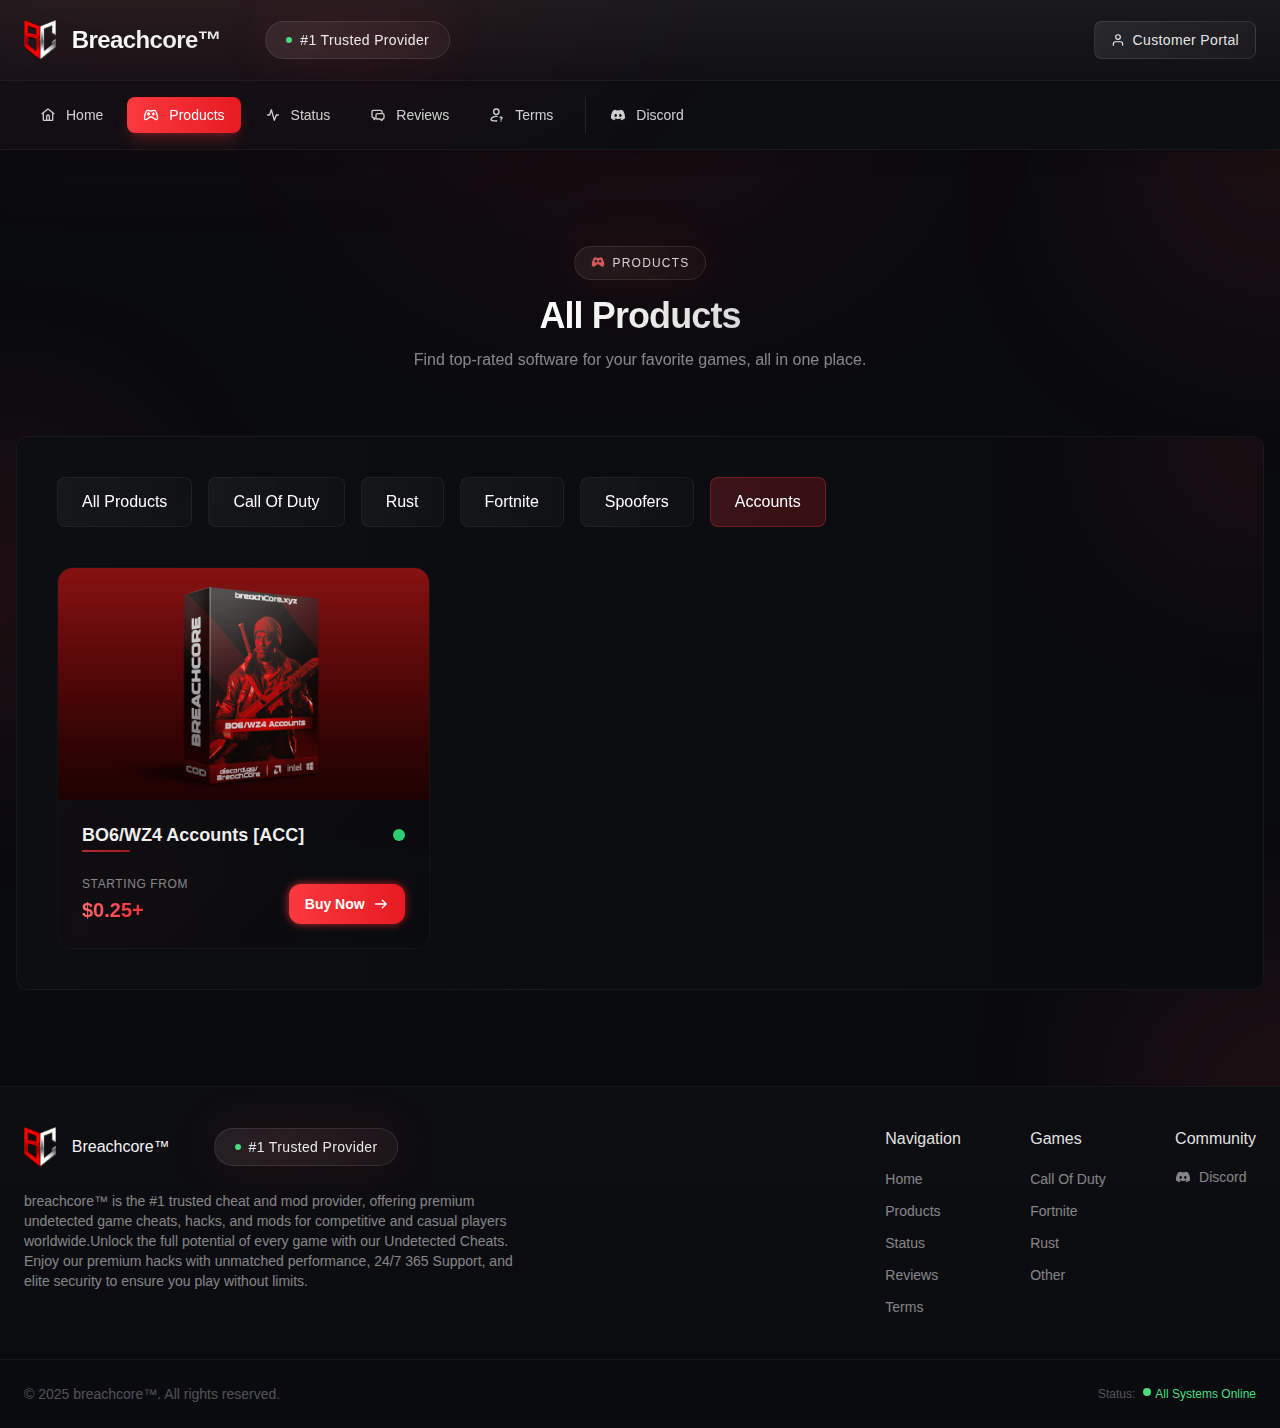
<file: products-accounts.html>
<html lang="en" class="bqhsc sr swup-enabled" crxlauncher="">
<head>
    <meta http-equiv="Content-Type" content="text/html; charset=UTF-8">
    <style data-progressbar-styles="" data-swup-theme="">
        .swup-progress-bar {
            position: fixed;
            display: block;
            top: 0;
            left: 0;
            width: 100%;
            height: 3px;
            background-color: black;
            z-index: 9999;
            transition: transform 300ms ease-out, opacity 150ms 150ms ease-in;
            transform: translate3d(0, 0, 0) scaleX(var(--progress, 0));
            transform-origin: 0;
        }
    </style>
    <style>
        body {
            transition: opacity ease-in 0.2s;
        }

            body[unresolved] {
                opacity: 0;
                display: block;
                overflow: hidden;
                position: relative;
            }
    </style>

    <meta name="viewport" content="width=device-width, initial-scale=1, maximum-scale=1, user-scalable=no">
    <meta name="csrf-token" content="5HfZnlQmyRE7ygSghJvJdO8QZzF858k3PO2Yr56o">

    <meta name="robots" content="max-snippet:-1,max-image-preview:large,max-video-preview:-1">
    <link rel="canonical" href="https://breachcore.xyz/">

    <meta name="description" content="We provide what people need. Our products guarantee to change the way you play for the better.">
    <title>Breachcore™</title>
    <meta name="image" content="https://breachcore.xyz/assets/img/banner.png">
    <meta property="og:title" content="Breachcore™">
    <meta property="og:description" content="We provide what people need. Our products guarantee to change the way you play for the better.">
    <meta property="og:locale" content="en">
    <meta property="og:image" content="https://breachcore.xyz/assets/img/banner.png">
    <meta property="og:image:width" content="532">
    <meta property="og:image:height" content="543">
    <meta property="og:url" content="https://breachcore.xyz">
    <meta property="og:site_name" content="Breachcore™">
    <meta property="og:type" content="website">
    <meta name="twitter:card" content="summary">
    <meta name="twitter:title" content="Breachcore™">
    <meta name="twitter:description" content="We provide what people need. Our products guarantee to change the way you play for the better.">
    <script type="application/ld+json">{"@context":"https:\/\/schema.org","@graph":{"Organization":{"@type":"Organization","name":"breachcore\u2122","logo":{"@type":"ImageObject","url":"https:\/\/breachcore.xyz\/assets\/img\/logo.png","contentUrl":"https:\/\/breachcore.xyz\/assets\/img\/logo.png","caption":"breachcore\u2122","inLanguage":"en-US","width":276,"height":282}},"WebSite":{"@type":"WebSite","url":"https:\/\/breachcore.xyz","name":"breachcore\u2122","inLanguage":"en-US"},"WebPage":{"@type":"WebPage","url":"https:\/\/breachcore.xyz","name":"breachcore\u2122","inLanguage":"en-US"}}}</script>


    <title>Breachcore™</title>
    <link rel="icon" type="image/x-icon" href="./index_files/logo.png">

    <meta name="theme-color" content="#fa393f">

    <link rel="preconnect" href="https://fonts.bunny.net/">
    <link href="./index_files/css" rel="stylesheet">

    <script src="./products-fortnite_files/scrollreveal"></script>
    <style type="text/css" id="operaUserStyle"></style>
    <script>
        window.addEventListener('DOMContentLoaded', () => {
            const scrollRevealElements = document.querySelectorAll('[data-aos="fade-in"]');
            if (scrollRevealElements.length) {
                scrollRevealElements.forEach((element) => {
                    ScrollReveal().reveal(element);
                });
            }
        });
    </script>
    <style>
        html.is-animating .transition-main {
            opacity: 0;
            transition: opacity 0.25s;
        }

        #title.is-animating, #content.is-animating {
            opacity: 0;
            transition: opacity 0.35s;
        }

        .swup-progress-bar {
            height: 2px;
            background-color: #fa393f;
        }
    </style>
    <link rel="preload" as="style" href="./products-fortnite_files/app-Cvc42J-X.css">
    <link rel="stylesheet" href="./products-fortnite_files/app-Cvc42J-X.css">
    <link href="./products-fortnite_files/aos.css" rel="stylesheet">
    <link href="./products-fortnite_files/splide.min.css" rel="stylesheet">
    <style type="text/css">
        :root img[width="728"][height="90"], :root [href="https://adstub.net/cina777/"], :root [href="https://adstub.net/arab777/"], :root [href="https://adstub.net/ratu89/"], :root [href="https://adstub.net/judi89/"], :root [href^="//mage98rquewz.com/"], :root [href^="//x4pollyxxpush.com/"], :root span[id^="ezoic-pub-ad-placeholder-"], :root ins.adsbygoogle[data-ad-slot], :root ins.adsbygoogle[data-ad-client], :root img[src^="https://s-img.adskeeper.com/"], :root guj-ad, :root gpt-ad, :root div[id^="zergnet-widget"], :root div[id^="vuukle-ad-"], :root div[id^="taboola-stream-"], :root div[id^="sticky_ad_"], :root div[id^="st"][style^="z-index: 999999999;"], :root div[id^="gpt_ad_"], :root div[id^="ezoic-pub-ad-"], :root div[id^="dfp-ad-"], :root div[id^="crt-"][style], :root div[id^="apn_native_ad_slot_"], :root div[id^="adspot-"], :root div[id^="adrotate_widgets-"], :root ps-connatix-module, :root div[id^="ad_position_"], :root div[id^="ad-div-"], :root div[id*="ScriptRoot"], :root div[id*="MarketGid"], :root [href="https://adstub.net/rusia777/"], :root div[data-id-advertdfpconf], :root div[data-dfp-id], :root hl-adsense, :root div[data-contentexchange-widget], :root div[data-alias="300x250 Ad 2"], :root div[data-adzone], :root div[data-adunit-path], :root div[data-adname], :root div[data-ad-targeting], :root div[data-ad-region], :root div[data-ad-placeholder], :root div[aria-label="Ads"], :root display-ads, :root display-ad-component, :root atf-ad-slot, :root aside[id^="adrotate_widgets-"], :root amp-fx-flying-carpet, :root amp-embed[type="taboola"], :root amp-connatix-player, :root amp-ad-custom, :root amp-ad, :root div[id^="google_dfp_"], :root ad-slot, :root ad-shield-ads, :root a[style="width:100%;height:100%;z-index:10000000000000000;position:absolute;top:0;left:0;"], :root a[onmousedown^="this.href='https://paid.outbrain.com/network/redir?"] + .ob_source, :root a[onclick^="window.location.replace('https://random-affiliate.atimaze.com/"], :root a[href^="https://xbet-4.com/"], :root div[id^="ad-position-"], :root a[href^="https://www.toprevenuegate.com/"], :root a[href^="https://www.purevpn.com/"][href*="&utm_source=aff-"], :root a[href^="https://www.privateinternetaccess.com/"] > img, :root a[href^="https://financeads.net/tc.php?"], :root a[href^="https://www.mrskin.com/tour"], :root a[href^="https://www.infowarsstore.com/"] > img, :root a[href^="https://www.highperformancecpmgate.com/"], :root a[href^="https://www.highcpmrevenuenetwork.com/"], :root a[href^="https://www.get-express-vpn.com/offer/"], :root a[href^="https://lnkxt.bannerator.com/"], :root a[href^="https://www.geekbuying.com/dynamic-ads/"], :root a[href^="https://www.financeads.net/tc.php?"], :root a[href^="https://www.effectiveratecpm.com/"], :root [href^="https://www.herbanomic.com/"] > img, :root a[href^="https://maymooth-stopic.com/"], :root a[href^="https://www.dql2clk.com/"], :root a[href^="https://www.nutaku.net/signup/landing/"], :root a[href^="https://www.dating-finder.com/signup/?ai_d="], :root a[href^="https://explore-site.com/"], :root a[href^="https://www.brazzersnetwork.com/landing/"], :root [data-template-type="nativead"], :root a[href^="https://www.endorico.com/Smartlink/"], :root a[href^="https://www.adultempire.com/"][href*="?partner_id="], :root a[href^="https://voluum.prom-xcams.com/"], :root a[href^="https://twinrdsyte.com/"], :root a[href^="https://twinrdsrv.com/"], :root a[href^="https://trk.nfl-online-streams.club/"], :root a[href^="https://tracking.avapartner.com/"], :root a[href^="https://track.wg-aff.com"], :root a[href^="https://track.ultravpn.com/"], :root a[href^="https://track.afcpatrk.com/"], :root a[href^="https://torguard.net/aff.php"] > img, :root [data-identity="adhesive-ad"], :root a[href^="https://tc.tradetracker.net/"] > img, :root a[href^="https://tatrck.com/"], :root a[href^="https://click.candyoffers.com/"], :root [href^="https://zstacklife.com/"] img, :root a[href^="https://t.aslnk.link/"], :root a[href^="https://t.adating.link/"], :root a[href^="https://go.trackitalltheway.com/"], :root [href^="https://track.fiverr.com/visit/"] > img, :root a[href^="https://syndication.exoclick.com/"], :root a[href^="https://syndication.dynsrvtbg.com/"], :root div[data-alias="300x250 Ad 1"], :root a[href^="https://syndicate.contentsserved.com/"], :root a[href^="https://svb-analytics.trackerrr.com/"], :root a[href^="https://track.aftrk5.com/"], :root a[href^="https://slkmis.com/"], :root a[href^="https://myclick-2.com/"], :root a[href^="https://sexynearme.com/"], :root [data-ad-manager-id], :root a[href^="https://s.zlinkr.com/"], :root bottomadblock, :root a[href^="https://s.zlinkd.com/"], :root [href="https://adstub.net/gaza88/"], :root a[href^="https://ad.doubleclick.net/"], :root a[href^="https://static.fleshlight.com/images/banners/"], :root a[href^="https://s.zlink7.com/"], :root a[href^="https://s.zlink3.com/"], :root a[href^="https://www.mrskin.com/account/"], :root a[href^="https://s.optzsrv.com/"], :root a[href^="https://s.ma3ion.com/"], :root a[href^="https://s.eunow4u.com/"], :root #kt_player > div[style$="display: block;"][style*="inset: 0px;"], :root [href$="/sexdating.php"], :root a[href^="https://quotationfirearmrevision.com/"], :root a[href^="https://pubads.g.doubleclick.net/"], :root a[href^="https://prf.hn/click/"][href*="/camref:"] > img, :root a[href^="https://www.dating-finder.com/?ai_d="], :root a[href^="https://serve.awmdelivery.com/"], :root a[href^="https://prf.hn/click/"][href*="/adref:"] > img, :root app-ad, :root [href^="https://ap.octopuspop.com/click/"] > img, :root a[href^="https://postback1win.com/"], :root a[href^="https://mmwebhandler.aff-online.com/"], :root a[href^="https://www.bet365.com/"][href*="affiliate="], :root a[href^="https://pb-track.com/"], :root a[href^="https://pb-front.com/"], :root a[href^="https://paid.outbrain.com/network/redir?"], :root a[href^="https://streamate.com/landing/click/"], :root div[class^="Adstyled__AdWrapper-"], :root a[href^="https://osfultrbriolenai.info/"], :root a[href^="https://upsups.click/"], :root a[href^="https://ndt5.net/"], :root a[href^="https://natour.naughtyamerica.com/track/"], :root a[href^="https://mediaserver.entainpartners.com/renderBanner.do?"], :root a[href^="https://lead1.pl/"], :root a[href^="https://landing.brazzersnetwork.com/"], :root a[href^="https://join.virtuallust3d.com/"], :root a[href^="https://kiksajex.com/"], :root a[href^="https://juicyads.in/"], :root a[href^="https://snowdayonline.xyz/"], :root a[href^="https://mediaserver.gvcaffiliates.com/renderBanner.do?"], :root a[href^="https://join.dreamsexworld.com/"], :root a[href^="https://join.bannedsextapes.com/track/"], :root a[href^="https://jaxofuna.com/"], :root a[href^="https://italarizege.xyz/"], :root a[href^="https://iqbroker.com/"][href*="?aff="], :root a[href^="https://identicaldrench.com/"], :root a[href^="https://hot-growngames.life/"], :root a[href^="https://helmethomicidal.com/"], :root a[href^="https://golinks.work/"], :root a[href^="https://s.zlinkn.com/"], :root a[href^="https://go.xxxvjmp.com/"], :root a[href^="https://go.xxxjmp.com"], :root [class^="tile-picker__CitrusBannerContainer-sc-"], :root a[href^="https://go.xxxiijmp.com"], :root a[href^="https://go.xtbaffiliates.com/"], :root [data-role="tile-ads-module"], :root a[href^="https://go.xlviirdr.com"], :root div[class$="-adlabel"], :root a[href^="https://go.xlviiirdr.com"], :root a[href^="https://ismlks.com/"], :root [href^="https://www.mypillow.com/"] > img, :root a[href^="https://go.xlirdr.com"], :root [data-css-class="dfp-inarticle"], :root a[href^="https://l.hyenadata.com/"], :root a[href^="https://go.tmrjmp.com"], :root a[href^="https://zirdough.net/"], :root a[href^="https://s.deltraff.com/"], :root a[href^="https://go.markets.com/visit/?bta="], :root a[href^="https://billing.purevpn.com/aff.php"] > img, :root a[href^="https://go.hpyrdr.com/"], :root a[href^="https://lijavaxa.com/"], :root a[href^="https://go.goaserv.com/"], :root a[href^="https://t.hrtye.com/"], :root a[href^="https://go.etoro.com/"] > img, :root a[href^="https://go.dmzjmp.com"], :root a[href^="https://www.bang.com/?aff="], :root #mgb-container > #mgb, :root a[href^="https://go.admjmp.com"], :root a[href^="https://ak.stikroltiltoowi.net/"], :root a[href^="https://get.surfshark.net/aff_c?"][href*="&aff_id="] > img, :root a[href^="https://www.adskeeper.com"], :root a[data-redirect^="https://paid.outbrain.com/network/redir?"], :root [href^="https://clicks.affstrack.com/"] > img, :root a[href^="https://engine.phn.doublepimp.com/"], :root a[href^="https://engine.blueistheneworanges.com/"], :root a[href^="https://drumskilxoa.click/"], :root a[href^="https://dl-protect.net/"], :root a[href*=".foxqck.com/"], :root a[href^="https://ctosrd.com/"], :root a[href^="https://clixtrac.com/"], :root [href^="https://noqreport.com/"] > img, :root a[href^="https://clicks.pipaffiliates.com/"], :root app-advertisement, :root a[href^="https://getmatchedlocally.com/"], :root a[href^="https://clickins.slixa.com/"], :root a[href^="https://datewhisper.life/"], :root a[href^="https://get-link.xyz/"], :root a[href^="https://click.linksynergy.com/fs-bin/"] > img, :root a[href^="https://combodef.com/"], :root a[href^="https://click.hoolig.app/"], :root a[href^="https://www.onlineusershielder.com/"], :root a[href^="https://click.ggpickaff.com/"], :root a[href^="https://track.totalav.com/"], :root a[href^="https://ctrdwm.com/"], :root img[src^="https://images.purevpnaffiliates.com"], :root a[href^="https://porntubemate.com/"], :root a[href^="https://clickadilla.com/"], :root a[href^="https://click.dtiserv2.com/"], :root a[href^="https://www.adxsrve.com/"], :root a[href^="https://click.Ggpickaff.com/"], :root a[href^="https://go.xlvirdr.com"], :root a[href^="http://www.iyalc.com/"], :root a[href^="https://stardomcoit.com/"], :root a[href^="https://claring-loccelkin.com/"], :root a[href^="https://bongacams2.com/track?"], :root a[href^="https://t.ajrkm1.com/"], :root a[href^="https://bongacams10.com/track?"], :root a[href^="https://www.sheetmusicplus.com/"][href*="?aff_id="], :root a[href^="https://bngpt.com/"], :root a[href^="//hoodingluster.com/"], :root a[href^="https://black77854.com/"], :root a[href^="http://annulmentequitycereals.com/"], :root [data-taboola-options], :root a[href^="https://believessway.com/"], :root a[href^="https://Click.ggpickaff.com/"], :root a[href^="https://banners.livepartners.com/"], :root a[href^="http://revolvemockerycopper.com/"], :root a[href^="https://awptjmp.com/"], :root a[href^="https://join.sexworld3d.com/track/"], :root a[href^="https://aweptjmp.com/"], :root a[href^="https://ausoafab.net/"], :root a[href^="https://aj1070.online/"], :root a[href^="https://bc.game/"], :root a[href^="https://ak.oalsauwy.net/"], :root a[href^="https://a.bestcontentoperation.top/"], :root a[href^="https://adultfriendfinder.com/go/"], :root a[href^="https://ads.planetwin365affiliate.com/"], :root a[href^="https://ads.leovegas.com/"], :root .nya-slot[style], :root a[href^="https://a.bestcontentweb.top/"], :root a[href^="https://a2.adform.net/"], :root a[href^="https://a.candyai.love/"], :root a[href^="https://playnano.online/offerwalls/?ref="], :root a[href^="https://a.adtng.com/"], :root .banner-img > .pbl, :root [data-m-ad-id], :root a[href^="https://a-ads.com/"], :root [id^="ad_slider"], :root a[href^="https://click.ggpickyaff.com/"], :root broadstreet-zone-container, :root a[href^="https://ak.psaltauw.net/"], :root a[href^="https://1winpb.com/"], :root div[id^="rc-widget-"], :root a[href^="https://turnstileunavailablesite.com/"], :root a[href^="https://chaturbate.com/in/?"], :root a[href^="https://prf.hn/click/"][href*="/creativeref:"] > img, :root a[href*="&maxads="], :root a[href^="http://www.adultempire.com/unlimited/promo?"][href*="&partner_id="], :root a[href^="https://1betandgonow.com/"], :root div[id^="optidigital-adslot"], :root [href^="https://wsup.ai/"], :root a[href^="https://123-stream.org/"], :root a[href^="https://in.rabbtrk.com/"], :root a[href^="http://www.h4trck.com/"], :root a[href^="http://www.friendlyduck.com/AF_"], :root a[href^="http://partners.etoro.com/"], :root [href="https://chaturbate.jjgirls.com/"] > img, :root a[href^="http://cam4com.go2cloud.org/aff_c?"], :root a[href^="https://ads.betfair.com/redirect.aspx?"], :root a[href^="http://trk.globwo.online/"], :root a[href^="http://troopsassistedstupidity.com/"], :root a[href^="https://random-affiliate.atimaze.com/"], :root a-ad, :root a[href^="https://offhandpump.com/"], :root a[href^="http://stickingrepute.com/"], :root #slashboxes > .deals-rail, :root a[href^="http://join.brokestraightboys.com/track/"], :root a[href^="http://roadcontagion.com/"], :root a[href^="http://premonitioninventdisagree.com/"], :root [href^="http://mypillow.com/"] > img, :root a[href^="http://bongacams.com/track?"], :root a[href^="https://track.adform.net/"], :root a[href^="http://avthelkp.net/"], :root a[href^="https://a.medfoodhome.com/"], :root a[href^="https://engine.flixtrial.com/"], :root [data-type="ad-vertical"], :root a[href^="//startgaming.net/tienda/" i], :root a[href^="https://a.medfoodsafety.com/"], :root a[href^="//go.eabids.com/"], :root a[href^="//ejitsirdosha.net/"], :root a[href^=" https://www.friendlyduck.com/AF_"], :root [data-cl-spot-id], :root a[href*="/jump/next.php?r="], :root a[href^="https://go.rmishe.com/"], :root [href^="https://ilovemyfreedoms.com/landing-"], :root a[href^="https://syndication.optimizesrv.com/"], :root a[href*="//daichoho.com/"], :root a[href^="https://go.nordvpn.net/aff"] > img, :root .\[\&_\.gdprAdTransparencyCogWheelButton\]\:\!pjra-z-\[5\], :root [href^="http://clicks.totemcash.com/"], :root a[href^="https://ad.zanox.com/ppc/"] > img, :root a[href^="https://lone-pack.com/"], :root [data-d-ad-id], :root a[href*=".engine.adglare.net/"], :root a[href^="https://t.ajrkm3.com/"], :root [href^="https://aads.com/campaigns/"], :root a[href^="//stighoazon.com/"], :root div[id^="lazyad-"], :root a[href^="http://com-1.pro/"], :root [href^="https://www.profitablegatecpm.com/"], :root a[href*=".cfm?domain="][href*="&fp="], :root [data-ad-name], :root a[href^="https://loboclick.com/"], :root a[data-url^="https://vulpix.bet/?ref="], :root a[href^="https://ab.advertiserurl.com/aff/"], :root a[data-oburl^="https://paid.outbrain.com/network/redir?"], :root a[href^="https://go.xlivrdr.com"], :root [onclick^="location.href='https://1337x.vpnonly.site/"], :root [id^="section-ad-banner"], :root a[href^="https://www.goldenfrog.com/vyprvpn?offer_id="][href*="&aff_id="], :root a[href^="https://wmctjd.com/"], :root a[href*="//jjgirls.com/sex/Chaturbate"], :root [id^="ad-wrap-"], :root [href^="https://zone.gotrackier.com/"], :root a[href^="http://sarcasmadvisor.com/"], :root [href^="https://www.restoro.com/"], :root [href^="https://www.targetingpartner.com/"], :root .section-subheader > .section-hotel-prices-header, :root [href^="https://www.hostg.xyz/"] > img, :root a[href^="http://adultfriendfinder.com/go/"], :root a[href^="https://fastestvpn.com/lifetime-special-deal?a_aid="], :root a[href^="https://tour.mrskin.com/"], :root [href^="https://www.brighteonstore.com/products/"] img, :root citrus-ad-wrapper, :root a[href^="https://go.grinsbest.com/"], :root a[href^="https://vo2.qrlsx.com/"], :root [href^="https://www.avantlink.com/click.php"] img, :root [href^="https://wwp.hoqodd.com/redirect-zone/"], :root div[id^="div-ads-"], :root [href^="https://rapidgator.net/article/premium/ref/"], :root [href^="https://join.girlsoutwest.com/"], :root a[href^="https://activate-game.com/"], :root .scroll-fixable.rail-right > .deals-rail, :root [data-wpas-zoneid], :root a[href^="https://track.aftrk3.com/"], :root [href^="https://join3.bannedsextapes.com"], :root a[href^="https://bodelen.com/"], :root a[href*=".g2afse.com/"], :root div[id^="adngin-"], :root [data-rc-widget], :root span[data-ez-ph-id], :root [href^="https://track.aftrk1.com/"], :root [href^="https://join.playboyplus.com/track/"], :root a[href^="https://go.xxxijmp.com"], :root [href^="https://istlnkcl.com/"], :root a[href^="https://t.acam.link/"], :root a[href^="https://go.strpjmp.com/"], :root [href^="https://url.totaladblock.com/"], :root a[href^="https://tm-offers.gamingadult.com/"], :root [href^="https://charmingdatings.life/"], :root [href="https://adstub.net/indo666/"], :root [href^="https://glersakr.com/"], :root a[href^="https://a.bestcontentfood.top/"], :root [href^="https://cpa.10kfreesilver.com/"], :root [data-id^="div-gpt-ad"], :root a[href^="https://tracker.loropartners.com/"], :root [href^="https://awbbjmp.com/"], :root div[ow-ad-unit-wrapper], :root a[data-href^="http://ads.trafficjunky.net/"], :root [data-advadstrackid], :root a[href^="https://www.friendlyduck.com/AF_"], :root [href^="https://ad1.adfarm1.adition.com/"], :root a[href^="https://bngprm.com/"], :root [href^="https://shiftnetwork.infusionsoft.com/go/"] > img, :root a[href^="https://go.bushheel.com/"], :root a[href^="https://ctjdwm.com/"], :root a[href^="https://camfapr.com/landing/click/"], :root div[data-ad-wrapper], :root .gnt_em_vp_c[data-g-s="vp_dk"], :root [href="//sexcams.plus/"], :root [href^="http://www.mypillow.com/"] > img, :root a[href^="https://promerycergerful.com/"], :root #kt_player > a[target="_blank"], :root [href="https://ourgoldguy.com/contact/"] img, :root .ob_container .item-container-obpd, :root [id^="div-gpt-ad"], :root [href="https://jdrucker.com/gold"] > img, :root a[href^="https://join.virtualtaboo.com/track/"], :root [id^="ad_sky"], :root [name^="google_ads_iframe"], :root a[href^="https://www.liquidfire.mobi/"], :root .grid > .container > #aside-promotion, :root DFP-AD, :root [href^="https://go.xlrdr.com"], :root a[href^="https://s.cant3am.com/"], :root [data-testid^="taboola-"], :root [data-testid^="section-AdRowBillboard"], :root a[href^="https://track.1234sd123.com/"], :root zeus-ad, :root [data-testid="prism-ad-wrapper"], :root [href^="https://ad.admitad.com/"], :root [href^="https://mypillow.com/"] > img, :root [data-testid="ad_testID"], :root a[href^="https://trk.softonixs.xyz/"], :root [href^="https://www.mypatriotsupply.com/"] > img, :root [href^="https://antiagingbed.com/discount/"] > img, :root a[href*=".adsrv.eacdn.com/"], :root a[href^="https://go.cmtaffiliates.com/"], :root [href^="https://optimizedelite.com/"] > img, :root [data-testid="adBanner-wrapper"], :root [href^="https://mylead.global/stl/"] > img, :root [href^="https://mypatriotsupply.com/"] > img, :root a[href^="https://go.hpyjmp.com"], :root iframe[scrolling="no"][sandbox*="allow-popups allow-modals"][style^="width: 100%; height: 100%; border: none;"], :root [href^="https://mystore.com/"] > img, :root [href^="https://wct.link/click?"], :root div[data-adunit], :root app-large-ad, :root [href^="https://turtlebids.irauctions.com/"] img, :root a[href^="https://witnessjacket.com/"], :root [data-mobile-ad-id], :root [data-dynamic-ads], :root [class^="amp-ad-"], :root a[href^="http://handgripvegetationhols.com/"], :root a[href^="https://go.rmhfrtnd.com"], :root a[href^="https://go.bbrdbr.com"], :root a[href^="https://fc.lc/ref/"], :root [data-adshim], :root topadblock, :root a[href^="//s.zlinkd.com/"], :root #teaser1[style^="width:autopx;"], :root [href^="https://www.cloudways.com/en/?id"], :root [data-asg-ins], :root a[href^="https://gamingadlt.com/?offer="], :root a[href^="https://rixofa.com/"], :root a[href^="https://best-experience-cool.com/"], :root [data-desktop-ad-id], :root [data-adbridg-ad-class], :root #teaser3[style^="width:autopx;"], :root [data-adblockkey], :root [data-block-type="ad"], :root [data-ad-width], :root [onclick*="content.ad/"], :root AMP-AD, :root [data-ad-cls], :root [data-ez-name], :root a[href^="https://go.mnaspm.com/"], :root a[href^="https://service.bv-aff-trx.com/"], :root a[href^="https://6-partner.com/"], :root [class^="s2nPlayer"], :root [href^="https://affiliate.fastcomet.com/"] > img, :root [class^="adDisplay-module"], :root a[href^="https://adclick.g.doubleclick.net/"], :root [data-freestar-ad][id], :root AD-SLOT, :root a[href^="https://www.googleadservices.com/pagead/aclk?"] > img, :root [data-ad-module], :root a[href^="https://go.skinstrip.net"][href*="?campaignId="], :root #teaser2[style^="width:autopx;"], :root [data-revive-zoneid], :root a[href^="https://losingoldfry.com/"], :root div[id^="div-gpt-"], :root a[href^="https://gml-grp.com/"], :root .ob_dual_right > .ob_ads_header ~ .odb_div, :root a[href^="http://tc.tradetracker.net/"] > img, :root [data-testid="commercial-label-taboola"], :root [class^="div-gpt-ad"], :root a[href^="https://traffdaq.com/"], :root a[href^="https://cam4com.go2cloud.org/"], :root a[href^="http://li.blogtrottr.com/click?"], :root a[href^="https://www8.smartadserver.com/"], :root a[href^="https://pb-imc.com/"], :root a[onmousedown^="this.href='https://paid.outbrain.com/network/redir?"], :root a[href^="https://t.ajump1.com/"], :root a[href^="https://wittered-mainging.com/"], :root #teaser3[style="width: 100%;text-align: center;display: scroll;position:fixed;bottom: 0;margin: 0 auto;z-index: 103;"] {
            display: none !important;
        }
    </style>
    <style></style>
</head>
<body class="psjv6 atig9 kxvz2 dsfqk" data-aos-easing="ease" data-aos-duration="400" data-aos-delay="0" style="height: 100%;">
    <div class="cic1z iahns xcmp8 ctwkx">
        <div>
            <header class="qyatz ucc13 ti3b1 hoibp" x-data="navbar">
                <div class="othpa u5j55">
                    <div class="dgrwg z9lwn tfdsb qyatz">
                        <div class="b9qh0 -top-32 -left-20 nq9mz tzayt mfkub ou39r zbhfx k4as0 ax0n2 r4zpa zxzlc"></div>

                        <div class="iahns jp0w2 ctwkx jsmnu qyatz vyaf5 wa9ff">
                            <div class="iahns jsmnu ctwkx ko3km l3f7f n3ukw gqslg">
                                <a href="https://breachcore.xyz/" class="grt2n iahns jsmnu b6c6z lv8iq d4m3d qlp60">
                                    <img class="r14yo" alt="Breachcore™ Logo" src="./index_files/logo.png">
                                    <span class="j0e2f j7qpn k4as0 kr3uj fi1fx m77td wp93l ngtkt">
                                        Breachcore™
                                    </span>
                                </a>

                                <div class="upqiq xo2yk gb5ej byd3r k4as0 poohr iwi7g bob59 ou39r mjqru l6tat qyatz salq1">
                                    <div class="b9qh0 mqj0s k4as0 py1v3 uy0yv ou39r qcrvd"></div>
                                    <span class="qyatz wzjhr y5y0a zhecc x7mel iahns jsmnu q6r86">
                                        <span class="tyf5n onc4e w1uoi kyvuw ou39r uazz3"></span>
                                        #1 Trusted Provider
                                    </span>
                                </div>

                                <div class="iahns jsmnu q6r86 oldo3">

                                    <button type="button" x-on:click="toggleMobileMenu" x-ref="mobileMenuBtn" class="xugga xguqc y1wxu mjqru yvnvc dmwlo wvnxf tm9tv">
                                        <div class="dpgm8 k4z1z agrh2 ou39r vxra1 dmwlo l78j2" x-bind:class="{ &#39;tl0mq d9gfy&#39;: showMobileMenu }"></div>
                                        <div class="dpgm8 gaw7z k4z1z agrh2 ou39r vxra1 dmwlo l78j2" x-bind:class="{ &#39;-translate-y-1 -rotate-45&#39;: showMobileMenu }"></div>
                                    </button>
                                </div>
                            </div>
                                <a href="https://discord.com/invite/BreachCore" target="_blank" class="v9gja e4z8a dy5ir ltg9z grt2n">
                                    <svg xmlns="http://www.w3.org/2000/svg" class="clrut -mt-px" viewBox="0 0 24 24"><!-- Icon from MingCute Icon by MingCute Design - https://github.com/Richard9394/MingCute/blob/main/LICENSE --><g fill="none" fill-rule="evenodd"><path d="m12.593 23.258l-.011.002l-.071.035l-.02.004l-.014-.004l-.071-.035q-.016-.005-.024.005l-.004.01l-.017.428l.005.02l.01.013l.104.074l.015.004l.012-.004l.104-.074l.012-.016l.004-.017l-.017-.427q-.004-.016-.017-.018m.265-.113l-.013.002l-.185.093l-.01.01l-.003.011l.018.43l.005.012l.008.007l.201.093q.019.005.029-.008l.004-.014l-.034-.614q-.005-.018-.02-.022m-.715.002a.02.02 0 0 0-.027.006l-.006.014l-.034.614q.001.018.017.024l.015-.002l.201-.093l.01-.008l.004-.011l.017-.43l-.003-.012l-.01-.01z"></path><path fill="currentColor" d="M16 14a5 5 0 0 1 4.995 4.783L21 19v2a1 1 0 0 1-1.993.117L19 21v-2a3 3 0 0 0-2.824-2.995L16 16H8a3 3 0 0 0-2.995 2.824L5 19v2a1 1 0 0 1-1.993.117L3 21v-2a5 5 0 0 1 4.783-4.995L8 14zM12 2a5 5 0 1 1 0 10a5 5 0 0 1 0-10m0 2a3 3 0 1 0 0 6a3 3 0 0 0 0-6"></path></g></svg>
                                    <span>Customer Portal</span>
                                </a>
                            </div>
                            <div x-ref="mobileMenu" class="b9qh0 fmlhg we8xx dlq1j z9lwn s50py tpgm3 d508i dmwlo l78j2 oldo3 j9c5j a8oon zjrsg" x-bind:class="{ &#39;rbc3j po0pr whez0&#39;: showMobileMenu, &#39;j9c5j a8oon zjrsg&#39;: !showMobileMenu }">
                                <nav class="nq9mz itzgm mjqru u5j55 nsp8u xugga mzgkw qli5n ihfst" aria-label="Mobile Navigation">
                                    <ul class="iahns xcmp8 q6r86 dajdv zhecc">
                                        <li>
                                            <a href="https://breachcore.xyz/" class="grt2n iahns jsmnu u7q06 m6cr5 cd5xy xguqc dmwlo d4m3d k4as0 egg01 uktm6 pz7xt qli5n gx3yz">
                                                <svg xmlns="http://www.w3.org/2000/svg" class="a45w7" viewBox="0 0 24 24"><g fill="none"><path d="m12.593 23.258l-.011.002l-.071.035l-.02.004l-.014-.004l-.071-.035q-.016-.005-.024.005l-.004.01l-.017.428l.005.02l.01.013l.104.074l.015.004l.012-.004l.104-.074l.012-.016l.004-.017l-.017-.427q-.004-.016-.017-.018m.265-.113l-.013.002l-.185.093l-.01.01l-.003.011l.018.43l.005.012l.008.007l.201.093q.019.005.029-.008l.004-.014l-.034-.614q-.005-.018-.02-.022m-.715.002a.02.02 0 0 0-.027.006l-.006.014l-.034.614q.001.018.017.024l.015-.002l.201-.093l.01-.008l.004-.011l.017-.43l-.003-.012l-.01-.01z"></path><path fill="currentColor" d="M10.772 2.688a2 2 0 0 1 2.317-.099l.139.1l8.384 6.52c.721.561.37 1.692-.499 1.785l-.116.006H20v8a2 2 0 0 1-1.85 1.995L18 21H6a2 2 0 0 1-1.994-1.85L4 19v-8h-.997C2.09 11 1.671 9.892 2.3 9.285l.088-.076zM12 4.267L5.625 9.225c.229.185.375.468.375.785V19h3v-5a3 3 0 1 1 6 0v5h3v-8.99c0-.317.146-.6.375-.785zM12 13a1 1 0 0 0-1 1v5h2v-5a1 1 0 0 0-1-1"></path></g></svg>
                                                <span>Home</span>
                                            </a>
                                        </li>
                                        <li>
                                            <a href="https://breachcore.xyz/products" class="grt2n iahns jsmnu u7q06 m6cr5 cd5xy xguqc dmwlo d4m3d bd7hm dd145 vz9w9 fa792">
                                                <svg xmlns="http://www.w3.org/2000/svg" class="a45w7" viewBox="0 0 24 24"><g fill="none" fill-rule="evenodd"><path d="m12.593 23.258l-.011.002l-.071.035l-.02.004l-.014-.004l-.071-.035q-.016-.005-.024.005l-.004.01l-.017.428l.005.02l.01.013l.104.074l.015.004l.012-.004l.104-.074l.012-.016l.004-.017l-.017-.427q-.004-.016-.017-.018m.265-.113l-.013.002l-.185.093l-.01.01l-.003.011l.018.43l.005.012l.008.007l.201.093q.019.005.029-.008l.004-.014l-.034-.614q-.005-.018-.02-.022m-.715.002a.02.02 0 0 0-.027.006l-.006.014l-.034.614q.001.018.017.024l.015-.002l.201-.093l.01-.008l.004-.011l.017-.43l-.003-.012l-.01-.01z"></path><path fill="currentColor" d="M17 4c.763 0 1.394.434 1.856.89c.481.473.922 1.109 1.314 1.81c.787 1.406 1.472 3.243 1.925 5.058c.45 1.801.699 3.682.54 5.161C22.475 18.404 21.71 20 20 20c-1.476 0-2.652-.76-3.614-1.531l-.351-.289l-.492-.415l-.444-.368C14.08 16.572 13.175 16 12 16s-2.08.572-3.099 1.397l-.444.368l-.492.415l-.35.289C6.651 19.24 5.475 20 4 20c-1.711 0-2.476-1.596-2.635-3.081c-.158-1.48.09-3.36.54-5.161c.453-1.815 1.138-3.652 1.925-5.059c.392-.7.833-1.336 1.314-1.81C5.606 4.434 6.237 4 7 4c.515 0 1.018.123 1.513.27l.592.181q.148.046.295.087c.865.248 1.75.462 2.6.462s1.735-.214 2.6-.462l.885-.267C15.983 4.124 16.49 4 17 4m0 2c-.383 0-.783.116-1.171.243l-.458.151l-.221.068c-.885.252-2 .538-3.15.538s-2.265-.286-3.15-.538l-.22-.068l-.459-.151C7.783 6.115 7.383 6 7 6c-.418.078-.793.585-1.076 1.055l-.158.275l-.19.346c-.682 1.218-1.31 2.88-1.73 4.567c-.395 1.576-.587 3.086-.514 4.21l.026.293l.02.176l.03.208c.069.401.218.87.592.87c.812 0 1.49-.404 2.333-1.074l.403-.328l.76-.636l.344-.28C8.904 14.839 10.235 14 12 14s3.096.84 4.16 1.682l.345.28l.76.636l.402.328C18.51 17.596 19.187 18 20 18c.34 0 .494-.387.571-.759l.038-.218l.037-.317c.123-1.146-.067-2.765-.491-4.463c-.386-1.546-.946-3.072-1.562-4.254l-.359-.66l-.158-.273C17.793 6.585 17.418 6.078 17 6M8.5 8a2.5 2.5 0 1 1 0 5a2.5 2.5 0 0 1 0-5m7 0a1 1 0 0 1 .993.883L16.5 9v.5h.5a1 1 0 0 1 .117 1.993L17 11.5h-.5v.5a1 1 0 0 1-1.993.117L14.5 12v-.5H14a1 1 0 0 1-.117-1.993L14 9.5h.5V9a1 1 0 0 1 1-1m-7 2a.5.5 0 1 0 0 1a.5.5 0 0 0 0-1"></path></g></svg>
                                                <span>Products</span>
                                            </a>
                                        </li>
                                        <li>
                                            <a href="https://breachcore.xyz/status" class="grt2n iahns jsmnu u7q06 m6cr5 cd5xy xguqc dmwlo d4m3d bd7hm dd145 vz9w9 fa792">
                                                <svg xmlns="http://www.w3.org/2000/svg" class="a45w7" viewBox="0 0 24 24"><g fill="none" fill-rule="evenodd"><path d="m12.594 23.258l-.012.002l-.071.035l-.02.004l-.014-.004l-.071-.036q-.016-.004-.024.006l-.004.01l-.017.428l.005.02l.01.013l.104.074l.015.004l.012-.004l.104-.074l.012-.016l.004-.017l-.017-.427q-.004-.016-.016-.018m.264-.113l-.014.002l-.184.093l-.01.01l-.003.011l.018.43l.005.012l.008.008l.201.092q.019.005.029-.008l.004-.014l-.034-.614q-.005-.019-.02-.022m-.715.002a.02.02 0 0 0-.027.006l-.006.014l-.034.614q.001.018.017.024l.015-.002l.201-.093l.01-.008l.003-.011l.018-.43l-.003-.012l-.01-.01z"></path><path fill="currentColor" d="M9.514 3a1 1 0 0 1 .949.73l3.673 13.06l1.928-5.141A1 1 0 0 1 17 11h3a1 1 0 1 1 0 2h-2.307l-2.757 7.351a1 1 0 0 1-1.899-.08L9.45 7.514l-1.496 4.784A1 1 0 0 1 7 13H4a1 1 0 1 1 0-2h2.265l2.28-7.298A1 1 0 0 1 9.516 3Z"></path></g></svg>
                                                <span>Status</span>
                                            </a>
                                        </li>
                                        <li>
                                            <a href="https://discord.com/invite/BreachCore" class="grt2n iahns jsmnu u7q06 m6cr5 cd5xy xguqc dmwlo d4m3d bd7hm dd145 vz9w9 fa792">
                                                <svg xmlns="http://www.w3.org/2000/svg" class="a45w7" viewBox="0 0 24 24"><g fill="none"><path d="m12.593 23.258l-.011.002l-.071.035l-.02.004l-.014-.004l-.071-.035q-.016-.005-.024.005l-.004.01l-.017.428l.005.02l.01.013l.104.074l.015.004l.012-.004l.104-.074l.012-.016l.004-.017l-.017-.427q-.004-.016-.017-.018m.265-.113l-.013.002l-.185.093l-.01.01l-.003.011l.018.43l.005.012l.008.007l.201.093q.019.005.029-.008l.004-.014l-.034-.614q-.005-.018-.02-.022m-.715.002a.02.02 0 0 0-.027.006l-.006.014l-.034.614q.001.018.017.024l.015-.002l.201-.093l.01-.008l.004-.011l.017-.43l-.003-.012l-.01-.01z"></path><path fill="currentColor" d="M16 4a3 3 0 0 1 2.995 2.824L19 7v2a3 3 0 0 1 2.995 2.824L22 12v4a3 3 0 0 1-2.824 2.995L19 19v.966c0 1.02-1.143 1.594-1.954 1.033l-.096-.072L14.638 19H11a3 3 0 0 1-1.998-.762l-.14-.134L7 19.5c-.791.593-1.906.075-1.994-.879L5 18.5V17a3 3 0 0 1-2.995-2.824L2 14V7a3 3 0 0 1 2.824-2.995L5 4zm3 7h-8a1 1 0 0 0-1 1v4a1 1 0 0 0 1 1h3.638a2 2 0 0 1 1.28.464l1.088.906A1.5 1.5 0 0 1 18.5 17h.5a1 1 0 0 0 1-1v-4a1 1 0 0 0-1-1m-3-5H5a1 1 0 0 0-1 1v7a1 1 0 0 0 1 1h.5A1.5 1.5 0 0 1 7 16.5v.5l1.01-.757A3 3 0 0 1 8 16v-4a3 3 0 0 1 3-3h6V7a1 1 0 0 0-1-1"></path></g></svg>
                                                <span>Reviews</span>
                                            </a>
                                        </li>
                                        <li>
                                            <a href="https://breachcore.xyz/terms" class="grt2n iahns jsmnu u7q06 m6cr5 cd5xy xguqc dmwlo d4m3d bd7hm dd145 vz9w9 fa792">
                                                <svg xmlns="http://www.w3.org/2000/svg" class="a45w7" viewBox="0 0 24 24"><g fill="none" fill-rule="evenodd"><path d="m12.594 23.258l-.012.002l-.071.035l-.02.004l-.014-.004l-.071-.036q-.016-.004-.024.006l-.004.01l-.017.428l.005.02l.01.013l.104.074l.015.004l.012-.004l.104-.074l.012-.016l.004-.017l-.017-.427q-.004-.016-.016-.018m.264-.113l-.014.002l-.184.093l-.01.01l-.003.011l.018.43l.005.012l.008.008l.201.092q.019.005.029-.008l.004-.014l-.034-.614q-.005-.019-.02-.022m-.715.002a.02.02 0 0 0-.027.006l-.006.014l-.034.614q.001.018.017.024l.015-.002l.201-.093l.01-.008l.003-.011l.018-.43l-.003-.012l-.01-.01z"></path><path fill="currentColor" d="M11 2a5 5 0 1 0 0 10a5 5 0 0 0 0-10M8 7a3 3 0 1 1 6 0a3 3 0 0 1-6 0M4 18.5c0-.18.09-.489.413-.899c.316-.4.804-.828 1.451-1.222C7.157 15.589 8.977 15 11 15q.563 0 1.105.059a1 1 0 1 0 .211-1.99A13 13 0 0 0 11 13c-2.395 0-4.575.694-6.178 1.672c-.8.488-1.484 1.064-1.978 1.69C2.358 16.976 2 17.713 2 18.5c0 .845.411 1.511 1.003 1.986c.56.45 1.299.748 2.084.956C6.665 21.859 8.771 22 11 22l.685-.005a1 1 0 1 0-.027-2L11 20c-2.19 0-4.083-.143-5.4-.492c-.663-.175-1.096-.382-1.345-.582C4.037 18.751 4 18.622 4 18.5M17 21a1 1 0 0 1 .883-.993l.119-.007a1 1 0 0 1 .117 1.993L18 22a1 1 0 0 1-1-1m.567-4.75a.5.5 0 0 1 .933.25c0 .135-.048.255-.321.48l-.145.114l-.11.082c-.074.055-.162.12-.243.186l-.139.116a1.7 1.7 0 0 0-.488.697a1 1 0 0 0 1.835.782l.097-.077l.357-.27l.107-.086l.181-.158c.406-.374.869-.968.869-1.866a2.5 2.5 0 0 0-4.662-1.257a1 1 0 0 0 1.729 1.007"></path></g></svg>
                                                <span>Terms</span>
                                            </a>
                                        </li>
                                        <li aria-hidden="true" class="t5hbz qph1r law8c n7j1h"></li>
                                        <li>
                                            <a href="https://discord.com/invite/BreachCore" target="_blank" rel="noopener" class="grt2n iahns jsmnu u7q06 m6cr5 cd5xy xguqc bd7hm dmwlo d4m3d dd145 vz9w9 fa792">
                                                <svg xmlns="http://www.w3.org/2000/svg" class="a45w7" viewBox="0 0 24 24"><path fill="currentColor" d="M19.27 5.33C17.94 4.71 16.5 4.26 15 4a.1.1 0 0 0-.07.03c-.18.33-.39.76-.53 1.09a16.1 16.1 0 0 0-4.8 0c-.14-.34-.35-.76-.54-1.09c-.01-.02-.04-.03-.07-.03c-1.5.26-2.93.71-4.27 1.33c-.01 0-.02.01-.03.02c-2.72 4.07-3.47 8.03-3.1 11.95c0 .02.01.04.03.05c1.8 1.32 3.53 2.12 5.24 2.65c.03.01.06 0 .07-.02c.4-.55.76-1.13 1.07-1.74c.02-.04 0-.08-.04-.09c-.57-.22-1.11-.48-1.64-.78c-.04-.02-.04-.08-.01-.11c.11-.08.22-.17.33-.25c.02-.02.05-.02.07-.01c3.44 1.57 7.15 1.57 10.55 0c.02-.01.05-.01.07.01c.11.09.22.17.33.26c.04.03.04.09-.01.11c-.52.31-1.07.56-1.64.78c-.04.01-.05.06-.04.09c.32.61.68 1.19 1.07 1.74c.03.01.06.02.09.01c1.72-.53 3.45-1.33 5.25-2.65c.02-.01.03-.03.03-.05c.44-4.53-.73-8.46-3.1-11.95c-.01-.01-.02-.02-.04-.02M8.52 14.91c-1.03 0-1.89-.95-1.89-2.12s.84-2.12 1.89-2.12c1.06 0 1.9.96 1.89 2.12c0 1.17-.84 2.12-1.89 2.12m6.97 0c-1.03 0-1.89-.95-1.89-2.12s.84-2.12 1.89-2.12c1.06 0 1.9.96 1.89 2.12c0 1.17-.83 2.12-1.89 2.12"></path></svg>
                                                <span>Discord</span>
                                            </a>
                                        </li>
                                        </li>
                                        <li class="y84ha">
                                            <a href="https://discord.com/invite/BreachCore" target="_blank" rel="noopener" class="grt2n iahns jsmnu gs1p4 u7q06 m6cr5 cd5xy xguqc k4as0 egg01 uktm6 pz7xt yrgo8 qli5n gx3yz dmwlo d4m3d j4sin lxdiy">
                                                <svg xmlns="http://www.w3.org/2000/svg" class="a45w7" viewBox="0 0 24 24"><path fill="currentColor" d="M12 1a5 5 0 0 1 5 5v2h1a3 3 0 0 1 3 3v7a3 3 0 0 1-3 3H6a3 3 0 0 1-3-3v-7a3 3 0 0 1 3-3h1V6a5 5 0 0 1 5-5m0 2a3 3 0 0 0-3 3v2h6V6a3 3 0 0 0-3-3"></path></svg>
                                                <span>Customer Login</span>
                                            </a>
                                        </li>
                                    </ul>
                                </nav>
                            </div>
                        </div>
                    </div>
                </div>

                <nav class="oc17u mzgkw othpa u5j55 qli5n ihfst salq1 upqiq z0xhw p3o16 f3c3x" id="nav">
                    <div class="dgrwg z9lwn tfdsb v9z63">
                        <div class="iahns jp0w2 tfq3e ctwkx jsmnu">
                            <ul class="iahns q6r86">
                                <li>
                                    <a href="https://breachcore.xyz/" class="grt2n iahns jsmnu u7q06 m6cr5 gb5ej wzjhr zhecc xguqc dmwlo d4m3d bd7hm dd145 vz9w9">
                                        <svg xmlns="http://www.w3.org/2000/svg" class="a45w7" viewBox="0 0 24 24"><!-- Icon from MingCute Icon by MingCute Design - https://github.com/Richard9394/MingCute/blob/main/LICENSE --><g fill="none"><path d="m12.593 23.258l-.011.002l-.071.035l-.02.004l-.014-.004l-.071-.035q-.016-.005-.024.005l-.004.01l-.017.428l.005.02l.01.013l.104.074l.015.004l.012-.004l.104-.074l.012-.016l.004-.017l-.017-.427q-.004-.016-.017-.018m.265-.113l-.013.002l-.185.093l-.01.01l-.003.011l.018.43l.005.012l.008.007l.201.093q.019.005.029-.008l.004-.014l-.034-.614q-.005-.018-.02-.022m-.715.002a.02.02 0 0 0-.027.006l-.006.014l-.034.614q.001.018.017.024l.015-.002l.201-.093l.01-.008l.004-.011l.017-.43l-.003-.012l-.01-.01z"></path><path fill="currentColor" d="M10.772 2.688a2 2 0 0 1 2.317-.099l.139.1l8.384 6.52c.721.561.37 1.692-.499 1.785l-.116.006H20v8a2 2 0 0 1-1.85 1.995L18 21H6a2 2 0 0 1-1.994-1.85L4 19v-8h-.997C2.09 11 1.671 9.892 2.3 9.285l.088-.076zM12 4.267L5.625 9.225c.229.185.375.468.375.785V19h3v-5a3 3 0 1 1 6 0v5h3v-8.99c0-.317.146-.6.375-.785zM12 13a1 1 0 0 0-1 1v5h2v-5a1 1 0 0 0-1-1"></path></g></svg>
                                        <span>Home</span>
                                    </a>
                                </li>
                                <li>
                                    <a href="https://breachcore.xyz/products" class="grt2n iahns jsmnu u7q06 m6cr5 gb5ej wzjhr zhecc xguqc dmwlo d4m3d k4as0 egg01 uktm6 pz7xt qli5n gx3yz">
                                        <svg xmlns="http://www.w3.org/2000/svg" class="a45w7" viewBox="0 0 24 24"><!-- Icon from MingCute Icon by MingCute Design - https://github.com/Richard9394/MingCute/blob/main/LICENSE --><g fill="none" fill-rule="evenodd"><path d="m12.593 23.258l-.011.002l-.071.035l-.02.004l-.014-.004l-.071-.035q-.016-.005-.024.005l-.004.01l-.017.428l.005.02l.01.013l.104.074l.015.004l.012-.004l.104-.074l.012-.016l.004-.017l-.017-.427q-.004-.016-.017-.018m.265-.113l-.013.002l-.185.093l-.01.01l-.003.011l.018.43l.005.012l.008.007l.201.093q.019.005.029-.008l.004-.014l-.034-.614q-.005-.018-.02-.022m-.715.002a.02.02 0 0 0-.027.006l-.006.014l-.034.614q.001.018.017.024l.015-.002l.201-.093l.01-.008l.004-.011l.017-.43l-.003-.012l-.01-.01z"></path><path fill="currentColor" d="M17 4c.763 0 1.394.434 1.856.89c.481.473.922 1.109 1.314 1.81c.787 1.406 1.472 3.243 1.925 5.058c.45 1.801.699 3.682.54 5.161C22.475 18.404 21.71 20 20 20c-1.476 0-2.652-.76-3.614-1.531l-.351-.289l-.492-.415l-.444-.368C14.08 16.572 13.175 16 12 16s-2.08.572-3.099 1.397l-.444.368l-.492.415l-.35.289C6.651 19.24 5.475 20 4 20c-1.711 0-2.476-1.596-2.635-3.081c-.158-1.48.09-3.36.54-5.161c.453-1.815 1.138-3.652 1.925-5.059c.392-.7.833-1.336 1.314-1.81C5.606 4.434 6.237 4 7 4c.515 0 1.018.123 1.513.27l.592.181q.148.046.295.087c.865.248 1.75.462 2.6.462s1.735-.214 2.6-.462l.885-.267C15.983 4.124 16.49 4 17 4m0 2c-.383 0-.783.116-1.171.243l-.458.151l-.221.068c-.885.252-2 .538-3.15.538s-2.265-.286-3.15-.538l-.22-.068l-.459-.151C7.783 6.115 7.383 6 7 6c-.418.078-.793.585-1.076 1.055l-.158.275l-.19.346c-.682 1.218-1.31 2.88-1.73 4.567c-.395 1.576-.587 3.086-.514 4.21l.026.293l.02.176l.03.208c.069.401.218.87.592.87c.812 0 1.49-.404 2.333-1.074l.403-.328l.76-.636l.344-.28C8.904 14.839 10.235 14 12 14s3.096.84 4.16 1.682l.345.28l.76.636l.402.328C18.51 17.596 19.187 18 20 18c.34 0 .494-.387.571-.759l.038-.218l.037-.317c.123-1.146-.067-2.765-.491-4.463c-.386-1.546-.946-3.072-1.562-4.254l-.359-.66l-.158-.273C17.793 6.585 17.418 6.078 17 6M8.5 8a2.5 2.5 0 1 1 0 5a2.5 2.5 0 0 1 0-5m7 0a1 1 0 0 1 .993.883L16.5 9v.5h.5a1 1 0 0 1 .117 1.993L17 11.5h-.5v.5a1 1 0 0 1-1.993.117L14.5 12v-.5H14a1 1 0 0 1-.117-1.993L14 9.5h.5V9a1 1 0 0 1 1-1m-7 2a.5.5 0 1 0 0 1a.5.5 0 0 0 0-1"></path></g></svg>
                                        <span>Products</span>
                                    </a>
                                </li>
                                <li>
                                    <a href="https://breachcore.xyz/status" class="grt2n iahns jsmnu u7q06 m6cr5 gb5ej wzjhr zhecc xguqc dmwlo d4m3d bd7hm dd145 vz9w9">
                                        <svg xmlns="http://www.w3.org/2000/svg" class="a45w7" viewBox="0 0 24 24"><!-- Icon from MingCute Icon by MingCute Design - https://github.com/Richard9394/MingCute/blob/main/LICENSE --><g fill="none" fill-rule="evenodd"><path d="m12.594 23.258l-.012.002l-.071.035l-.02.004l-.014-.004l-.071-.036q-.016-.004-.024.006l-.004.01l-.017.428l.005.02l.01.013l.104.074l.015.004l.012-.004l.104-.074l.012-.016l.004-.017l-.017-.427q-.004-.016-.016-.018m.264-.113l-.014.002l-.184.093l-.01.01l-.003.011l.018.43l.005.012l.008.008l.201.092q.019.005.029-.008l.004-.014l-.034-.614q-.005-.019-.02-.022m-.715.002a.02.02 0 0 0-.027.006l-.006.014l-.034.614q.001.018.017.024l.015-.002l.201-.093l.01-.008l.003-.011l.018-.43l-.003-.012l-.01-.01z"></path><path fill="currentColor" d="M9.514 3a1 1 0 0 1 .949.73l3.673 13.06l1.928-5.141A1 1 0 0 1 17 11h3a1 1 0 1 1 0 2h-2.307l-2.757 7.351a1 1 0 0 1-1.899-.08L9.45 7.514l-1.496 4.784A1 1 0 0 1 7 13H4a1 1 0 1 1 0-2h2.265l2.28-7.298A1 1 0 0 1 9.516 3Z"></path></g></svg>
                                        <span>Status</span>
                                    </a>
                                </li>
                                <li>
                                    <a href="https://discord.com/invite/BreachCore" class="grt2n iahns jsmnu u7q06 m6cr5 gb5ej wzjhr zhecc xguqc dmwlo d4m3d bd7hm dd145 vz9w9">
                                        <svg xmlns="http://www.w3.org/2000/svg" class="a45w7" viewBox="0 0 24 24"><!-- Icon from MingCute Icon by MingCute Design - https://github.com/Richard9394/MingCute/blob/main/LICENSE --><g fill="none"><path d="m12.593 23.258l-.011.002l-.071.035l-.02.004l-.014-.004l-.071-.035q-.016-.005-.024.005l-.004.01l-.017.428l.005.02l.01.013l.104.074l.015.004l.012-.004l.104-.074l.012-.016l.004-.017l-.017-.427q-.004-.016-.017-.018m.265-.113l-.013.002l-.185.093l-.01.01l-.003.011l.018.43l.005.012l.008.007l.201.093q.019.005.029-.008l.004-.014l-.034-.614q-.005-.018-.02-.022m-.715.002a.02.02 0 0 0-.027.006l-.006.014l-.034.614q.001.018.017.024l.015-.002l.201-.093l.01-.008l.004-.011l.017-.43l-.003-.012l-.01-.01z"></path><path fill="currentColor" d="M16 4a3 3 0 0 1 2.995 2.824L19 7v2a3 3 0 0 1 2.995 2.824L22 12v4a3 3 0 0 1-2.824 2.995L19 19v.966c0 1.02-1.143 1.594-1.954 1.033l-.096-.072L14.638 19H11a3 3 0 0 1-1.998-.762l-.14-.134L7 19.5c-.791.593-1.906.075-1.994-.879L5 18.5V17a3 3 0 0 1-2.995-2.824L2 14V7a3 3 0 0 1 2.824-2.995L5 4zm3 7h-8a1 1 0 0 0-1 1v4a1 1 0 0 0 1 1h3.638a2 2 0 0 1 1.28.464l1.088.906A1.5 1.5 0 0 1 18.5 17h.5a1 1 0 0 0 1-1v-4a1 1 0 0 0-1-1m-3-5H5a1 1 0 0 0-1 1v7a1 1 0 0 0 1 1h.5A1.5 1.5 0 0 1 7 16.5v.5l1.01-.757A3 3 0 0 1 8 16v-4a3 3 0 0 1 3-3h6V7a1 1 0 0 0-1-1"></path></g></svg>
                                        <span>Reviews</span>
                                    </a>
                                </li>
                                <li>
                                    <a href="https://breachcore.xyz/terms" class="grt2n iahns jsmnu u7q06 m6cr5 gb5ej wzjhr zhecc xguqc dmwlo d4m3d bd7hm dd145 vz9w9">
                                        <svg xmlns="http://www.w3.org/2000/svg" class="a45w7" viewBox="0 0 24 24"><!-- Icon from MingCute Icon by MingCute Design - https://github.com/Richard9394/MingCute/blob/main/LICENSE --><g fill="none" fill-rule="evenodd"><path d="m12.594 23.258l-.012.002l-.071.035l-.02.004l-.014-.004l-.071-.036q-.016-.004-.024.006l-.004.01l-.017.428l.005.02l.01.013l.104.074l.015.004l.012-.004l.104-.074l.012-.016l.004-.017l-.017-.427q-.004-.016-.016-.018m.264-.113l-.014.002l-.184.093l-.01.01l-.003.011l.018.43l.005.012l.008.008l.201.092q.019.005.029-.008l.004-.014l-.034-.614q-.005-.019-.02-.022m-.715.002a.02.02 0 0 0-.027.006l-.006.014l-.034.614q.001.018.017.024l.015-.002l.201-.093l.01-.008l.003-.011l.018-.43l-.003-.012l-.01-.01z"></path><path fill="currentColor" d="M11 2a5 5 0 1 0 0 10a5 5 0 0 0 0-10M8 7a3 3 0 1 1 6 0a3 3 0 0 1-6 0M4 18.5c0-.18.09-.489.413-.899c.316-.4.804-.828 1.451-1.222C7.157 15.589 8.977 15 11 15q.563 0 1.105.059a1 1 0 1 0 .211-1.99A13 13 0 0 0 11 13c-2.395 0-4.575.694-6.178 1.672c-.8.488-1.484 1.064-1.978 1.69C2.358 16.976 2 17.713 2 18.5c0 .845.411 1.511 1.003 1.986c.56.45 1.299.748 2.084.956C6.665 21.859 8.771 22 11 22l.685-.005a1 1 0 1 0-.027-2L11 20c-2.19 0-4.083-.143-5.4-.492c-.663-.175-1.096-.382-1.345-.582C4.037 18.751 4 18.622 4 18.5M17 21a1 1 0 0 1 .883-.993l.119-.007a1 1 0 0 1 .117 1.993L18 22a1 1 0 0 1-1-1m.567-4.75a.5.5 0 0 1 .933.25c0 .135-.048.255-.321.48l-.145.114l-.11.082c-.074.055-.162.12-.243.186l-.139.116a1.7 1.7 0 0 0-.488.697a1 1 0 0 0 1.835.782l.097-.077l.357-.27l.107-.086l.181-.158c.406-.374.869-.968.869-1.866a2.5 2.5 0 0 0-4.662-1.257a1 1 0 0 0 1.729 1.007"></path></g></svg>
                                        <span>Terms</span>
                                    </a>
                                </li>
                                <li class="erw78 lqbph tc3n6 l6tat">
                                    <a href="https://discord.com/invite/BreachCore/" target="_blank" class="grt2n iahns jsmnu u7q06 m6cr5 gb5ej wzjhr zhecc xguqc bd7hm dmwlo d4m3d dd145 vz9w9">
                                        <svg xmlns="http://www.w3.org/2000/svg" class="a45w7" viewBox="0 0 24 24"><!-- Icon from Google Material Icons by Material Design Authors - https://github.com/material-icons/material-icons/blob/master/LICENSE --><path fill="currentColor" d="M19.27 5.33C17.94 4.71 16.5 4.26 15 4a.1.1 0 0 0-.07.03c-.18.33-.39.76-.53 1.09a16.1 16.1 0 0 0-4.8 0c-.14-.34-.35-.76-.54-1.09c-.01-.02-.04-.03-.07-.03c-1.5.26-2.93.71-4.27 1.33c-.01 0-.02.01-.03.02c-2.72 4.07-3.47 8.03-3.1 11.95c0 .02.01.04.03.05c1.8 1.32 3.53 2.12 5.24 2.65c.03.01.06 0 .07-.02c.4-.55.76-1.13 1.07-1.74c.02-.04 0-.08-.04-.09c-.57-.22-1.11-.48-1.64-.78c-.04-.02-.04-.08-.01-.11c.11-.08.22-.17.33-.25c.02-.02.05-.02.07-.01c3.44 1.57 7.15 1.57 10.55 0c.02-.01.05-.01.07.01c.11.09.22.17.33.26c.04.03.04.09-.01.11c-.52.31-1.07.56-1.64.78c-.04.01-.05.06-.04.09c.32.61.68 1.19 1.07 1.74c.03.01.06.02.09.01c1.72-.53 3.45-1.33 5.25-2.65c.02-.01.03-.03.03-.05c.44-4.53-.73-8.46-3.1-11.95c-.01-.01-.02-.02-.04-.02M8.52 14.91c-1.03 0-1.89-.95-1.89-2.12s.84-2.12 1.89-2.12c1.06 0 1.9.96 1.89 2.12c0 1.17-.84 2.12-1.89 2.12m6.97 0c-1.03 0-1.89-.95-1.89-2.12s.84-2.12 1.89-2.12c1.06 0 1.9.96 1.89 2.12c0 1.17-.83 2.12-1.89 2.12"></path></svg>
                                        Discord
                                    </a>
                                </li>
                            </ul>


                        </div>
                    </div>
                </nav>

                <div class="vt4ly mqj0s ba8bm qy8j6 b9cii beuw2 lfncu enqz2 bob59 sj6fl azwtm oldo3" :class="{ &#39;tpgm3 k9vjm&#39;: showMobileMenu }">
                </div>


            </header>
            <main id="swup" class="transition-main" data-swup-fragment="">
                <div class="yuo0x qyatz">
                    <div class="b9qh0 -top-32 d5zz8 -translate-x-1/2 fz0we mfkub k4as0 ax0n2 r4zpa gcz2h ou39r op51c"></div>
                    <div class="b9qh0 -top-24 -right-24 w82tc hgwlz l823e ou39r zbhfx"></div>
                    <div class="b9qh0 hbdfa -left-20 ncwti fjzth ucc13 hjhy6 z85jn ou39r je25q"></div>
                    <div class="b9qh0 -bottom-16 -right-32 de9ul mfkub g5sag ou39r je25q"></div>
                    <div class="b9qh0 t5n4m xnqog syaqm wr484 bg-accent-500/8 ou39r wvotv"></div>

                    <section class="dgrwg z9lwn m6cr5 h07tk kg5te">
                        <div class="rwobv z9lwn asxwg t7rks y6x5h qyatz">
                            <div class="xet6x iufqm hlcam jsmnu q6r86 m6cr5 gb5ej k4as0 ofivf smdi8 bob59 ou39r mjqru l6tat qyatz aos-init aos-animate" data-aos="fade-in">
                                <div class="b9qh0 mqj0s k4as0 py1v3 uy0yv ou39r qcrvd"></div>
                                <svg xmlns="http://www.w3.org/2000/svg" class="qyatz clrut -mt-0.5 maxoc" viewBox="0 0 24 24"><!-- Icon from MingCute Icon by MingCute Design - https://github.com/Richard9394/MingCute/blob/main/LICENSE --><g fill="none"><path d="m12.593 23.258l-.011.002l-.071.035l-.02.004l-.014-.004l-.071-.035q-.016-.005-.024.005l-.004.01l-.017.428l.005.02l.01.013l.104.074l.015.004l.012-.004l.104-.074l.012-.016l.004-.017l-.017-.427q-.004-.016-.017-.018m.265-.113l-.013.002l-.185.093l-.01.01l-.003.011l.018.43l.005.012l.008.007l.201.093q.019.005.029-.008l.004-.014l-.034-.614q-.005-.018-.02-.022m-.715.002a.02.02 0 0 0-.027.006l-.006.014l-.034.614q.001.018.017.024l.015-.002l.201-.093l.01-.008l.004-.011l.017-.43l-.003-.012l-.01-.01z"></path><path fill="currentColor" d="M17 4c1.106 0 1.955.843 2.584 1.75l.213.321l.195.32q.093.157.178.308c.787 1.407 1.472 3.244 1.925 5.059c.45 1.801.699 3.682.54 5.161C22.475 18.404 21.71 20 20 20c-1.534 0-2.743-.82-3.725-1.621l-1.11-.931C14.242 16.692 13.232 16 12 16s-2.243.692-3.164 1.448l-1.11.93C6.742 19.18 5.533 20 4 20c-1.711 0-2.476-1.596-2.635-3.081c-.158-1.48.09-3.36.54-5.161c.453-1.815 1.138-3.652 1.925-5.059l.178-.309l.195-.319l.213-.321C5.045 4.843 5.894 4 7 4c.51 0 1.017.124 1.515.27l.593.182q.147.045.292.086c.865.248 1.75.462 2.6.462s1.735-.214 2.6-.462l.885-.267C15.983 4.124 16.49 4 17 4M8.5 8a2.5 2.5 0 1 0 0 5a2.5 2.5 0 0 0 0-5m7 0a1 1 0 0 0-1 1v.5H14a1 1 0 1 0 0 2h.5v.5a1 1 0 1 0 2 0v-.5h.5a1 1 0 1 0 0-2h-.5V9a1 1 0 0 0-1-1m-7 2a.5.5 0 1 1 0 1a.5.5 0 0 1 0-1"></path></g></svg>
                                <span class="qyatz uy7wi zhecc bd7hm bkoph ffghy">
                                    Products
                                </span>
                            </div>
                            <div id="title" class="" data-swup-fragment="">
                                <h2 class="qyatz cdfx2 jbmfq a1p61 asxwg j7qpn ngtkt dzol2 aos-init aos-animate" data-aos="fade-in">
                                    <span class="k4as0 kr3uj gzji8 m77td wp93l">
                                        All Products
                                    </span>
                                </h2>
                                <p class="qyatz asxwg wzjhr ymkpk vdlxw rwobv z9lwn aos-init aos-animate" data-aos="fade-in">
                                    Find top-rated software for your favorite games, all in one place.
                                </p>
                            </div>
                        </div>

                        <div class="qyatz k4as0 z00aj elrxs mjqru u5j55 itzgm nta5l pa4ph omhwr yuo0x aos-init aos-animate" data-aos="fade-in">
                            <div class="b9qh0 -top-20 -right-20 ncwti st2jh g5sag ou39r je25q"></div>

                            <div id="content" class="" data-swup-fragment="">
                                <div class="qyatz irlsm pr7ik ghqnp">
                                    <div class="iahns xcmp8 wgpna jp0w2 ko3km whcm4">
                                        <a href="https://breachcore.xyz/products" class="s2b44 m6cr5 lidi3 cd5xy k4as0 sjamp smdi8 bob59 xguqc mjqru u5j55 dmwlo d4m3d w6j2c z620i tm9tv }}">
                                            <span class="pz7xt wzjhr ymkpk zhecc">
                                                All Products
                                            </span>
                                        </a>
                                        <a href="https://breachcore.xyz/products-cod" class="s2b44 m6cr5 lidi3 cd5xy k4as0 sjamp smdi8 bob59 xguqc mjqru u5j55 dmwlo d4m3d w6j2c z620i tm9tv }}">
                                            <span class="pz7xt wzjhr ymkpk zhecc">
                                                Call Of Duty
                                            </span>
                                        </a>
                                        <a href="https://breachcore.xyz/products-rust" class="s2b44 m6cr5 lidi3 cd5xy k4as0 sjamp smdi8 bob59 xguqc mjqru u5j55 dmwlo d4m3d w6j2c z620i tm9tv }}">
                                            <span class="pz7xt wzjhr ymkpk zhecc">
                                                Rust
                                            </span>
                                        </a>
                                        <a href="https://breachcore.xyz/products-fortnite" class="s2b44 m6cr5 lidi3 cd5xy k4as0 sjamp smdi8 bob59 xguqc mjqru u5j55 dmwlo d4m3d w6j2c z620i tm9tv }}">
                                            <span class="pz7xt wzjhr ymkpk zhecc">
                                                Fortnite
                                            </span>
                                        </a>
                                        <a href="https://breachcore.xyz/products-other" class="s2b44 m6cr5 lidi3 cd5xy k4as0 sjamp smdi8 bob59 xguqc mjqru u5j55 dmwlo d4m3d w6j2c z620i tm9tv }}">
                                            <span class="pz7xt wzjhr ymkpk zhecc">
                                                Spoofers
                                            </span>
                                        </a>
                                        <a href="https://breachcore.xyz/products-accounts" class="s2b44 m6cr5 lidi3 cd5xy k4as0 sjamp smdi8 bob59 xguqc mjqru u5j55 dmwlo d4m3d r68be wa45g fonpk }}">
                                            <span class="pz7xt wzjhr ymkpk zhecc">
                                                Accounts
                                            </span>
                                        </a>
                                    </div>
                                </div>

                                <div class="qyatz bivsf qk7rf yxnd5 vec26 ukkt0 xxl:grid-cols-4">
                                    <div data-aos="fade-in" class="aos-init aos-animate">
                                        <a href="https://bitpay.gg/shop/breachcore/product/bo6-wz4-accounts-rn16zk" class="qyatz qfayq j6c05 b7oc6 bdm51 elrxs mjqru i600k yuo0x avr7y dmwlo azwtm grt2n hraal abbr5 v69qr owsrg">
                                            <div class="b9qh0 -top-20 -right-20 ncwti st2jh zzhqi ou39r zbhfx"></div>
                                            <div class="b9qh0 -bottom-10 -left-10 s75wv mfkub b7o7s ou39r je25q"></div>

                                            <div class="qyatz yuo0x ucc13 yxi9x e6h3p">
                                                <img src="./products-accounts_files/accs.png" alt="BO6/WZ4 Accounts [ACC]" class="nq9mz f0g5p kl8j6 p9kf7 dmwlo xnolc zx333">
                                                <div class="b9qh0 mqj0s yo88a vbv1s bxe2x e6h3p gcz2h phuge qqkww azwtm"></div>

                                                <div class="b9qh0 mqj0s zjrsg m5ykt dmwlo azwtm">
                                                    <div class="b9qh0 gz7zc wolon dkyi9 ybi0p cgy1z ou39r y6lmo"></div>
                                                    <div class="b9qh0 scq4p bnhw8 t6a8f rl7hi ydqpf ou39r uazz3"></div>
                                                </div>
                                            </div>

                                            <div class="qyatz nta5l i6ew1">
                                                <div class="yld02">
                                                    <div class="iahns jsmnu ctwkx q6r86">
                                                        <h3 class="y1vw8 j7qpn mbfc9 y6vqu nphkw sipxz l78j2">
                                                            BO6/WZ4 Accounts [ACC]
                                                        </h3>
                                                        <span class="qyatz tyf5n m22dc p3xt9 ou39r uazz3 uccnz"></span>
                                                    </div>
                                                    <div class="u13lm k4z1z k4as0 egg01 uktm6 ou39r ubumt m5ykt hawi9 dmwlo azwtm"></div>
                                                </div>

                                                <div class="iahns ypquu ctwkx y84ha">
                                                    <div class="yld02">
                                                        <p class="uy7wi vdlxw bkoph xlhwn zhecc">Starting from</p>
                                                        <p class="u5mk9 j7qpn k4as0 dc22d k046v uktm6 m77td wp93l">
                                                            $0.25+
                                                        </p>
                                                    </div>

                                                    <div class="qyatz vtyv8">
                                                        <div class="b9qh0 mqj0s k4as0 egg01 uktm6 itzgm vibqj b3z9s gqkfu qqkww l78j2"></div>
                                                        <div class="qyatz hlcam jsmnu q6r86 m6cr5 ywlij k4as0 egg01 uktm6 pz7xt wzjhr yrgo8 itzgm dmwlo l78j2 ffr9o vw7zr w61n9 x7xat y0xn9">
                                                            <span>Buy Now</span>
                                                            <svg xmlns="http://www.w3.org/2000/svg" class="a45w7 lv8iq l78j2 rewfv" viewBox="0 0 24 24"><!-- Icon from MingCute Icon by MingCute Design - https://github.com/Richard9394/MingCute/blob/main/LICENSE --><g fill="none"><path d="M24 0v24H0V0zM12.593 23.258l-.011.002l-.071.035l-.02.004l-.014-.004l-.071-.035q-.016-.005-.024.005l-.004.01l-.017.428l.005.02l.01.013l.104.074l.015.004l.012-.004l.104-.074l.012-.016l.004-.017l-.017-.427q-.004-.016-.017-.018m.265-.113l-.013.002l-.185.093l-.01.01l-.003.011l.018.43l.005.012l.008.007l.201.093q.019.005.029-.008l.004-.014l-.034-.614q-.005-.019-.02-.022m-.715.002a.02.02 0 0 0-.027.006l-.006.014l-.034.614q.001.018.017.024l.015-.002l.201-.093l.01-.008l.004-.011l.017-.43l-.003-.012l-.01-.01z"></path><path fill="currentColor" d="m14.707 5.636l5.657 5.657a1 1 0 0 1 0 1.414l-5.657 5.657a1 1 0 0 1-1.414-1.414l3.95-3.95H4a1 1 0 1 1 0-2h13.243l-3.95-3.95a1 1 0 1 1 1.414-1.414"></path></g></svg>
                                                        </div>
                                                    </div>
                                                </div>
                                            </div>

                                            <div class="b9qh0 yl4de we8xx dlq1j k4z1z k4as0 twmb1 vqiau e6h3p zjrsg m5ykt qqkww azwtm"></div>
                                        </a>
                                    </div>
                                </div>
                            </div>
                        </div>
                    </section>
                </div>
            </main>
        </div>

        <div>
            <footer class="ucc13 z00aj elrxs z3hg2 u5j55">
                <div class="dgrwg z9lwn tfdsb z7zqj n9ec2">
                    <div class="iahns xcmp8 acwxr a3c71 fcred">
                        <div>
                            <div class="irlsm iahns jsmnu ko3km">
                                <a href="https://breachcore.xyz/" class="grt2n iahns jsmnu b6c6z lv8iq d4m3d qlp60">
                                    <img class="r14yo" alt="closetware™ Logo" src="./index_files/logo.png"
                                    <span class="j0e2f j7qpn k4as0 kr3uj fi1fx m77td wp93l ngtkt">
                                        Breachcore™
                                    </span>
                                </a>

                                <div class="upqiq xo2yk gb5ej byd3r k4as0 poohr iwi7g bob59 ou39r mjqru l6tat qyatz salq1">
                                    <div class="b9qh0 mqj0s k4as0 py1v3 uy0yv ou39r qcrvd"></div>
                                    <span class="qyatz wzjhr y5y0a zhecc x7mel iahns jsmnu q6r86">
                                        <span class="tyf5n onc4e w1uoi kyvuw ou39r uazz3"></span>
                                        #1 Trusted Provider
                                    </span>
                                </div>
                            </div>
                            <p class="cyqm5 uy7wi hwsl8 vdlxw e6wjz">
                                breachcore™ is the #1 trusted cheat and mod provider, offering premium undetected game cheats, hacks, and mods for competitive and casual players worldwide.Unlock the full potential of every game with our Undetected Cheats. Enjoy our premium hacks with unmatched performance, 24/7 365 Support, and elite security to ensure you play without limits.
                            </p>
                        </div>

                        <div class="bivsf yr8bc gejxy dc9zp ljas9">
                            <div>
                                <h3 class="dajdv zhecc y5y0a t1f1r">Navigation</h3>
                                <ul class="iahns xcmp8 q6r86">
                                    <li>
                                        <a href="https://breachcore.xyz/" class="wzjhr vdlxw sipxz d4m3d itkr6">
                                            Home
                                        </a>
                                    </li>
                                    <li>
                                        <a href="https://breachcore.xyz/products" class="wzjhr vdlxw sipxz d4m3d itkr6">
                                            Products
                                        </a>
                                    </li>
                                    <li>
                                        <a href="https://breachcore.xyz/status" class="wzjhr vdlxw sipxz d4m3d itkr6">
                                            Status
                                        </a>
                                    </li>
                                    <li>
                                        <a href="https://discord.com/invite/BreachCore" class="wzjhr vdlxw sipxz d4m3d itkr6">
                                            Reviews
                                        </a>
                                    </li>
                                    <li>
                                        <a href="https://breachcore.xyz/terms" class="wzjhr vdlxw sipxz d4m3d itkr6">
                                            Terms
                                        </a>
                                    </li>
                                </ul>
                            </div>
                            <div>
                                <h3 class="dajdv zhecc y5y0a t1f1r">Games</h3>
                                <ul class="iahns xcmp8 q6r86">
                                    <li>
                                        <a href="https://breachcore.xyz/products-cod" class="wzjhr vdlxw sipxz d4m3d itkr6">
                                            Call Of Duty
                                        </a>
                                    </li>
                                    <li>
                                        <a href="https://breachcore.xyz/products-fortnite" class="wzjhr vdlxw sipxz d4m3d itkr6">
                                            Fortnite
                                        </a>
                                    </li>
                                    <li>
                                        <a href="https://breachcore.xyz/products-rust" class="wzjhr vdlxw sipxz d4m3d itkr6">
                                            Rust
                                        </a>
                                    </li>
                                    <li>
                                        <a href="https://breachcore.xyz/products-other" class="wzjhr vdlxw sipxz d4m3d itkr6">
                                            Other
                                        </a>
                                    </li>
                                </ul>
                            </div>
                            <div>
                                <h3 class="dajdv zhecc y5y0a t1f1r">Community</h3>
                                <ul class="iahns xcmp8 q6r86">
                                    <li>
                                        <a href="https://discord.com/invite/BreachCore" target="_blank" class="hlcam jsmnu q6r86 wzjhr vdlxw sipxz d4m3d itkr6">
                                            <svg xmlns="http://www.w3.org/2000/svg" class="a45w7" viewBox="0 0 24 24"><!-- Icon from Google Material Icons by Material Design Authors - https://github.com/material-icons/material-icons/blob/master/LICENSE --><path fill="currentColor" d="M19.27 5.33C17.94 4.71 16.5 4.26 15 4a.1.1 0 0 0-.07.03c-.18.33-.39.76-.53 1.09a16.1 16.1 0 0 0-4.8 0c-.14-.34-.35-.76-.54-1.09c-.01-.02-.04-.03-.07-.03c-1.5.26-2.93.71-4.27 1.33c-.01 0-.02.01-.03.02c-2.72 4.07-3.47 8.03-3.1 11.95c0 .02.01.04.03.05c1.8 1.32 3.53 2.12 5.24 2.65c.03.01.06 0 .07-.02c.4-.55.76-1.13 1.07-1.74c.02-.04 0-.08-.04-.09c-.57-.22-1.11-.48-1.64-.78c-.04-.02-.04-.08-.01-.11c.11-.08.22-.17.33-.25c.02-.02.05-.02.07-.01c3.44 1.57 7.15 1.57 10.55 0c.02-.01.05-.01.07.01c.11.09.22.17.33.26c.04.03.04.09-.01.11c-.52.31-1.07.56-1.64.78c-.04.01-.05.06-.04.09c.32.61.68 1.19 1.07 1.74c.03.01.06.02.09.01c1.72-.53 3.45-1.33 5.25-2.65c.02-.01.03-.03.03-.05c.44-4.53-.73-8.46-3.1-11.95c-.01-.01-.02-.02-.04-.02M8.52 14.91c-1.03 0-1.89-.95-1.89-2.12s.84-2.12 1.89-2.12c1.06 0 1.9.96 1.89 2.12c0 1.17-.84 2.12-1.89 2.12m6.97 0c-1.03 0-1.89-.95-1.89-2.12s.84-2.12 1.89-2.12c1.06 0 1.9.96 1.89 2.12c0 1.17-.83 2.12-1.89 2.12"></path></svg>
                                            Discord
                                        </a>
                                    </li>
                                </ul>
                            </div>
                        </div>
                    </div>
                </div>

                <div class="z3hg2 u5j55 oc16g">
                    <div class="dgrwg z9lwn tfdsb">
                        <div class="iahns x9h0o yxnd5 r40g6 ido5h x50en">
                            <p class="wzjhr uhaui m9b3z">
                                © 2025 breachcore™. All rights reserved.
                            </p>
                            <div class="iahns jsmnu q6r86 uhaui">
                                <span class="uy7wi">Status:</span>
                                <div class="iahns jsmnu i1mlv">
                                    <div class="-mt-1 t6a8f rl7hi ou39r kyvuw uazz3"></div>
                                    <span class="uy7wi zhecc t48gq">All Systems Online</span>
                                </div>
                            </div>
                        </div>
                    </div>
                </div>
            </footer>
        </div>
    </div>

    <div x-data="cardPaymentsWarning" x-show="visible" x-transition:enter="sj6fl oj274 l78j2" x-transition:enter-start="zjrsg p4n7e" x-transition:enter-end="whez0 otviu" x-transition:leave="sj6fl sdnxe l78j2" x-transition:leave-start="whez0 otviu" x-transition:leave-end="zjrsg p4n7e" class="vt4ly oep6l wj52q azmjq n66v7 grt2n atig9 itzgm wn8gz" style="display: none;">
        <div class="nq9mz zzbxu bh1vn uwfg6 s2b44 k4as0 sjamp smdi8 qn7d3 mjqru dbybd itzgm dmwlo d4m3d">
            <div class="nq9mz iahns ctwkx octlv b6c6z">
                <div class="iahns jsmnu ko3km">
                    <svg xmlns="http://www.w3.org/2000/svg" class="upqiq salq1 ingyw a8v2p" viewBox="0 0 24 24"><!-- Icon from MingCute Icon by MingCute Design - https://github.com/Richard9394/MingCute/blob/main/LICENSE --><g fill="none"><path d="m12.593 23.258l-.011.002l-.071.035l-.02.004l-.014-.004l-.071-.035q-.016-.005-.024.005l-.004.01l-.017.428l.005.02l.01.013l.104.074l.015.004l.012-.004l.104-.074l.012-.016l.004-.017l-.017-.427q-.004-.016-.017-.018m.265-.113l-.013.002l-.185.093l-.01.01l-.003.011l.018.43l.005.012l.008.007l.201.093q.019.005.029-.008l.004-.014l-.034-.614q-.005-.018-.02-.022m-.715.002a.02.02 0 0 0-.027.006l-.006.014l-.034.614q.001.018.017.024l.015-.002l.201-.093l.01-.008l.004-.011l.017-.43l-.003-.012l-.01-.01z"></path><path fill="currentColor" d="m13.299 3.148l8.634 14.954a1.5 1.5 0 0 1-1.299 2.25H3.366a1.5 1.5 0 0 1-1.299-2.25l8.634-14.954c.577-1 2.02-1 2.598 0M12 4.898L4.232 18.352h15.536zM12 15a1 1 0 1 1 0 2a1 1 0 0 1 0-2m0-7a1 1 0 0 1 1 1v4a1 1 0 1 1-2 0V9a1 1 0 0 1 1-1"></path></g></svg>
                    <h4 class="u5mk9 qo1wn j6c05 lbjuw u2rgr m77td yrgo8 wp93l">
                        Card Payments Available Again!
                    </h4>
                </div>
                <button type="button" x-on:click="close" class="qyatz g3iqg agrh2 fqru5 gx6x3 qdha2 grt2n">
                    <svg xmlns="http://www.w3.org/2000/svg" class="b9qh0 mqj0s nq9mz ali1w ztljg p9kf7 dmwlo l78j2 j6xrn" viewBox="0 0 24 24"><!-- Icon from MingCute Icon by MingCute Design - https://github.com/Richard9394/MingCute/blob/main/LICENSE --><g fill="none" fill-rule="evenodd"><path d="m12.593 23.258l-.011.002l-.071.035l-.02.004l-.014-.004l-.071-.035q-.016-.005-.024.005l-.004.01l-.017.428l.005.02l.01.013l.104.074l.015.004l.012-.004l.104-.074l.012-.016l.004-.017l-.017-.427q-.004-.016-.017-.018m.265-.113l-.013.002l-.185.093l-.01.01l-.003.011l.018.43l.005.012l.008.007l.201.093q.019.005.029-.008l.004-.014l-.034-.614q-.005-.018-.02-.022m-.715.002a.02.02 0 0 0-.027.006l-.006.014l-.034.614q.001.018.017.024l.015-.002l.201-.093l.01-.008l.004-.011l.017-.43l-.003-.012l-.01-.01z"></path><path fill="currentColor" d="m12 13.414l5.657 5.657a1 1 0 0 0 1.414-1.414L13.414 12l5.657-5.657a1 1 0 0 0-1.414-1.414L12 10.586L6.343 4.929A1 1 0 0 0 4.93 6.343L10.586 12l-5.657 5.657a1 1 0 1 0 1.414 1.414z"></path></g></svg>
                </button>
            </div>

            <div class="aurtp">
                <p class="wzjhr qoc1u e6wjz">
                    We appreciate your patience while we resolved the issue.
                </p>
                <p class="gaw7z wzjhr qoc1u e6wjz">
                    Stay up to date in our Discord server!
                </p>
                <div class="f0nuw">
                    <a href="https://discord.com/invite/BreachCore" target="_blank" class="v9gja oayyx grt2n uw98m">
                        <svg xmlns="http://www.w3.org/2000/svg" class="a45w7" viewBox="0 0 24 24"><!-- Icon from Google Material Icons by Material Design Authors - https://github.com/material-icons/material-icons/blob/master/LICENSE --><path fill="currentColor" d="M19.27 5.33C17.94 4.71 16.5 4.26 15 4a.1.1 0 0 0-.07.03c-.18.33-.39.76-.53 1.09a16.1 16.1 0 0 0-4.8 0c-.14-.34-.35-.76-.54-1.09c-.01-.02-.04-.03-.07-.03c-1.5.26-2.93.71-4.27 1.33c-.01 0-.02.01-.03.02c-2.72 4.07-3.47 8.03-3.1 11.95c0 .02.01.04.03.05c1.8 1.32 3.53 2.12 5.24 2.65c.03.01.06 0 .07-.02c.4-.55.76-1.13 1.07-1.74c.02-.04 0-.08-.04-.09c-.57-.22-1.11-.48-1.64-.78c-.04-.02-.04-.08-.01-.11c.11-.08.22-.17.33-.25c.02-.02.05-.02.07-.01c3.44 1.57 7.15 1.57 10.55 0c.02-.01.05-.01.07.01c.11.09.22.17.33.26c.04.03.04.09-.01.11c-.52.31-1.07.56-1.64.78c-.04.01-.05.06-.04.09c.32.61.68 1.19 1.07 1.74c.03.01.06.02.09.01c1.72-.53 3.45-1.33 5.25-2.65c.02-.01.03-.03.03-.05c.44-4.53-.73-8.46-3.1-11.95c-.01-.01-.02-.02-.04-.02M8.52 14.91c-1.03 0-1.89-.95-1.89-2.12s.84-2.12 1.89-2.12c1.06 0 1.9.96 1.89 2.12c0 1.17-.84 2.12-1.89 2.12m6.97 0c-1.03 0-1.89-.95-1.89-2.12s.84-2.12 1.89-2.12c1.06 0 1.9.96 1.89 2.12c0 1.17-.83 2.12-1.89 2.12"></path></svg>
                        <span>Join Discord</span>
                    </a>
                </div>
            </div>
        </div>
    </div>


    <script src="./products-accounts_files/aos.js.download"></script>
    <script src="./products-accounts_files/splide.min.js.download"></script>

    <link rel="modulepreload" href="./products-accounts_files/app-BrmueFV6.js.download">
    <script type="module" src="./products-accounts_files/app-BrmueFV6.js.download"></script>


    <div id="give-freely-root-ejkiikneibegknkgimmihdpcbcedgmpo" class="give-freely-root" data-extension-id="ejkiikneibegknkgimmihdpcbcedgmpo" data-extension-name="Volume Booster" style="display: block;">
        <template shadowrootmode="open">
            <style>
                :host {
                    all: initial;
                }

                .gf-scroll-remove::-webkit-scrollbar {
                    border-radius-bottom-right: 15px;
                }

                button {
                    cursor: pointer;
                    transition: transform 0.1s ease;
                }

                    button:active {
                        transform: scale(0.98);
                    }

                .give-freely-close-button:hover {
                    opacity: 0.7;
                }

                input[type="radio"] {
                    margin-right: 8px;
                }

                hr {
                    border: none;
                    border-top: 1px solid #e5e5e5;
                    margin: 1em 0;
                }

                @media (max-width: 600px), (max-height: 480px) {
                    #give-freely-checkout-popup {
                        display: none !important;
                    }
                }
            </style>
            <div><div class="gf-app"></div></div>
        </template>
    </div>
</body>
</html>
</file>
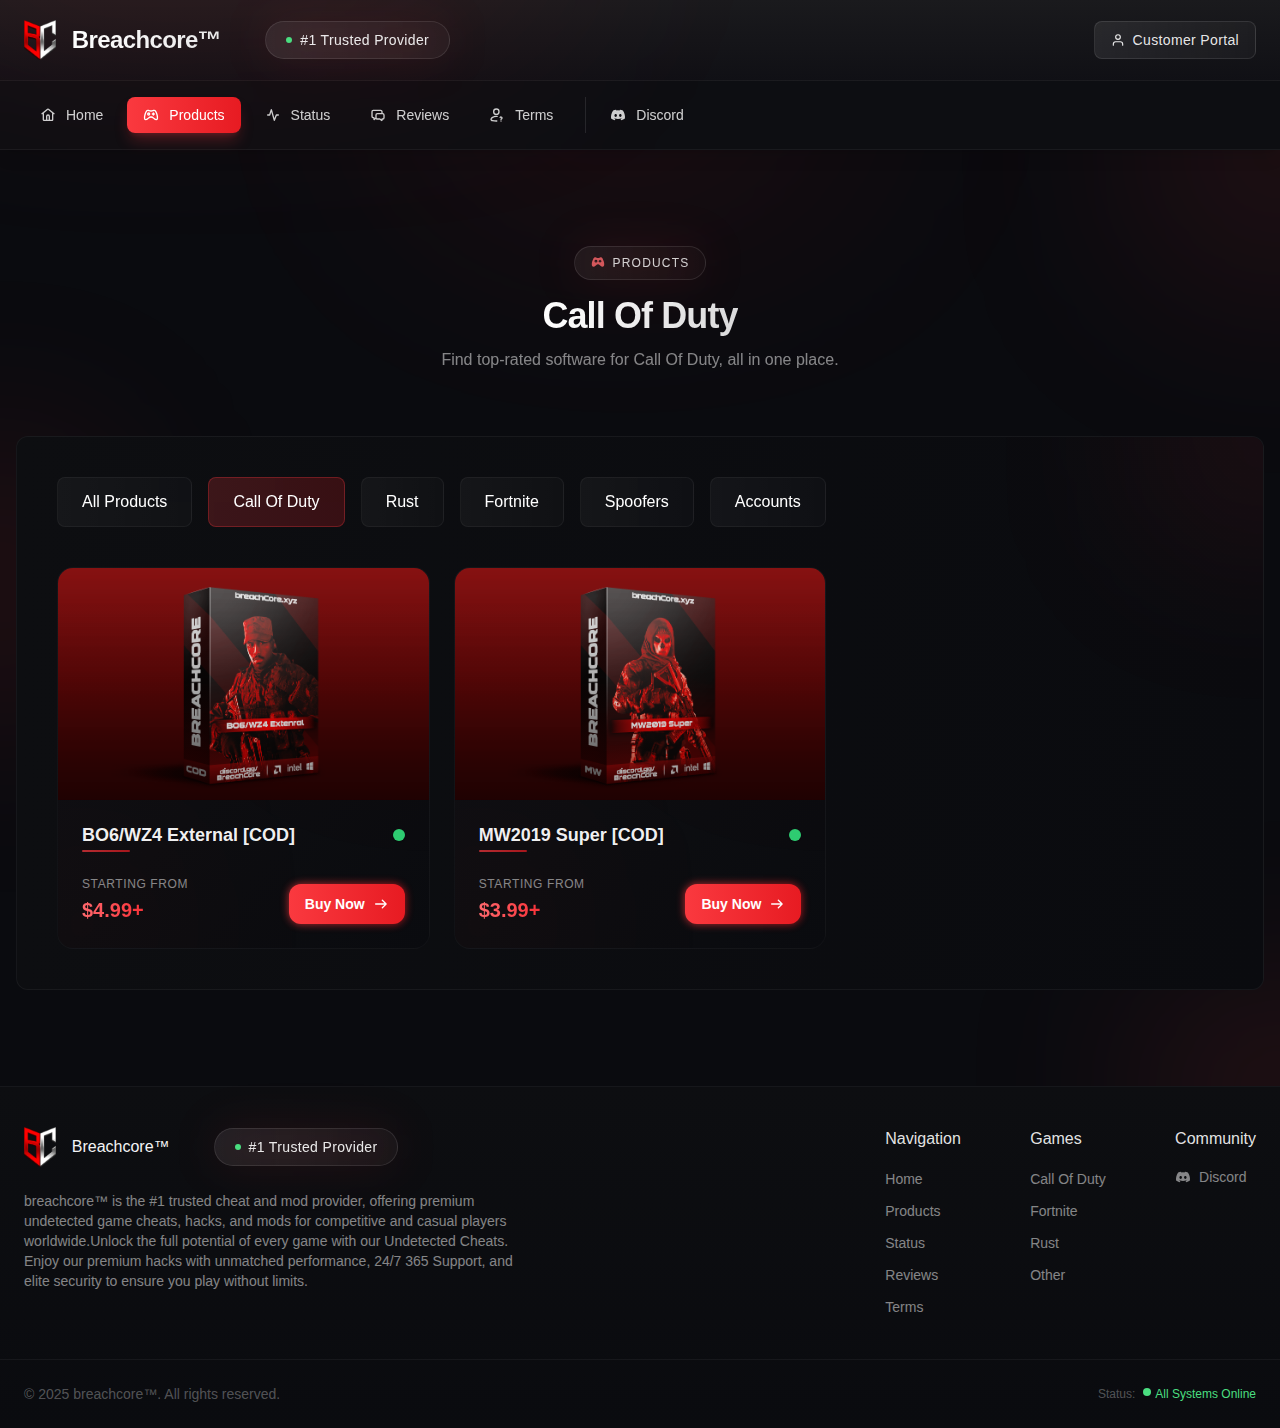
<file: products-cod.html>
<html lang="en" class="bqhsc sr swup-enabled" crxlauncher="">
<head>
    <meta http-equiv="Content-Type" content="text/html; charset=UTF-8">
    <style data-progressbar-styles="" data-swup-theme="">
        .swup-progress-bar {
            position: fixed;
            display: block;
            top: 0;
            left: 0;
            width: 100%;
            height: 3px;
            background-color: black;
            z-index: 9999;
            transition: transform 300ms ease-out, opacity 150ms 150ms ease-in;
            transform: translate3d(0, 0, 0) scaleX(var(--progress, 0));
            transform-origin: 0;
        }
    </style>
    <style>
        body {
            transition: opacity ease-in 0.2s;
        }

            body[unresolved] {
                opacity: 0;
                display: block;
                overflow: hidden;
                position: relative;
            }
    </style>

    <meta name="viewport" content="width=device-width, initial-scale=1, maximum-scale=1, user-scalable=no">
    <meta name="csrf-token" content="5HfZnlQmyRE7ygSghJvJdO8QZzF858k3PO2Yr56o">

    <meta name="robots" content="max-snippet:-1,max-image-preview:large,max-video-preview:-1">
    <link rel="canonical" href="https://breachcore.xyz/">

    <meta name="description" content="We provide what people need. Our products guarantee to change the way you play for the better.">
    <title>Breachcore™</title>
    <meta name="image" content="https://breachcore.xyz/assets/img/banner.png">
    <meta property="og:title" content="Breachcore™">
    <meta property="og:description" content="We provide what people need. Our products guarantee to change the way you play for the better.">
    <meta property="og:locale" content="en">
    <meta property="og:image" content="https://breachcore.xyz/assets/img/banner.png">
    <meta property="og:image:width" content="532">
    <meta property="og:image:height" content="543">
    <meta property="og:url" content="https://breachcore.xyz">
    <meta property="og:site_name" content="Breachcore™">
    <meta property="og:type" content="website">
    <meta name="twitter:card" content="summary">
    <meta name="twitter:title" content="Breachcore™">
    <meta name="twitter:description" content="We provide what people need. Our products guarantee to change the way you play for the better.">
    <script type="application/ld+json">{"@context":"https:\/\/schema.org","@graph":{"Organization":{"@type":"Organization","name":"breachcore\u2122","logo":{"@type":"ImageObject","url":"https:\/\/breachcore.xyz\/assets\/img\/logo.png","contentUrl":"https:\/\/breachcore.xyz\/assets\/img\/logo.png","caption":"breachcore\u2122","inLanguage":"en-US","width":276,"height":282}},"WebSite":{"@type":"WebSite","url":"https:\/\/breachcore.xyz","name":"breachcore\u2122","inLanguage":"en-US"},"WebPage":{"@type":"WebPage","url":"https:\/\/breachcore.xyz","name":"breachcore\u2122","inLanguage":"en-US"}}}</script>


    <title>Breachcore™</title>
    <link rel="icon" type="image/x-icon" href="./index_files/logo.png">

    <meta name="theme-color" content="#fa393f">

    <link rel="preconnect" href="https://fonts.bunny.net/">
    <link href="./index_files/css" rel="stylesheet">

    <script src="./index_files/scrollreveal"></script>
    <style type="text/css" id="operaUserStyle"></style>
    <script>
        window.addEventListener('DOMContentLoaded', () => {
            const scrollRevealElements = document.querySelectorAll('[data-aos="fade-in"]');
            if (scrollRevealElements.length) {
                scrollRevealElements.forEach((element) => {
                    ScrollReveal().reveal(element);
                });
            }
        });
    </script>
    <style>
        html.is-animating .transition-main {
            opacity: 0;
            transition: opacity 0.25s;
        }

        #title.is-animating, #content.is-animating {
            opacity: 0;
            transition: opacity 0.35s;
        }

        .swup-progress-bar {
            height: 2px;
            background-color: #fa393f;
        }
    </style>
    <link rel="preload" as="style" href="./index_files/app-Cvc42J-X.css">
    <link rel="stylesheet" href="./index_files/app-Cvc42J-X.css">
    <link href="./index_files/aos.css" rel="stylesheet">
    <link href="./index_files/splide.min.css" rel="stylesheet">
    <style type="text/css">
        :root img[width="728"][height="90"], :root [href="https://adstub.net/cina777/"], :root [href="https://adstub.net/arab777/"], :root [href="https://adstub.net/ratu89/"], :root [href="https://adstub.net/judi89/"], :root [href^="//mage98rquewz.com/"], :root [href^="//x4pollyxxpush.com/"], :root span[id^="ezoic-pub-ad-placeholder-"], :root ins.adsbygoogle[data-ad-slot], :root ins.adsbygoogle[data-ad-client], :root img[src^="https://s-img.adskeeper.com/"], :root guj-ad, :root gpt-ad, :root div[id^="zergnet-widget"], :root div[id^="vuukle-ad-"], :root div[id^="taboola-stream-"], :root div[id^="sticky_ad_"], :root div[id^="st"][style^="z-index: 999999999;"], :root div[id^="gpt_ad_"], :root div[id^="ezoic-pub-ad-"], :root div[id^="dfp-ad-"], :root div[id^="crt-"][style], :root div[id^="apn_native_ad_slot_"], :root div[id^="adspot-"], :root div[id^="adrotate_widgets-"], :root ps-connatix-module, :root div[id^="ad_position_"], :root div[id^="ad-div-"], :root div[id*="ScriptRoot"], :root div[id*="MarketGid"], :root [href="https://adstub.net/rusia777/"], :root div[data-id-advertdfpconf], :root div[data-dfp-id], :root hl-adsense, :root div[data-contentexchange-widget], :root div[data-alias="300x250 Ad 2"], :root div[data-adzone], :root div[data-adunit-path], :root div[data-adname], :root div[data-ad-targeting], :root div[data-ad-region], :root div[data-ad-placeholder], :root div[aria-label="Ads"], :root display-ads, :root display-ad-component, :root atf-ad-slot, :root aside[id^="adrotate_widgets-"], :root amp-fx-flying-carpet, :root amp-embed[type="taboola"], :root amp-connatix-player, :root amp-ad-custom, :root amp-ad, :root div[id^="google_dfp_"], :root ad-slot, :root ad-shield-ads, :root a[style="width:100%;height:100%;z-index:10000000000000000;position:absolute;top:0;left:0;"], :root a[onmousedown^="this.href='https://paid.outbrain.com/network/redir?"] + .ob_source, :root a[onclick^="window.location.replace('https://random-affiliate.atimaze.com/"], :root a[href^="https://xbet-4.com/"], :root div[id^="ad-position-"], :root a[href^="https://www.toprevenuegate.com/"], :root a[href^="https://www.purevpn.com/"][href*="&utm_source=aff-"], :root a[href^="https://www.privateinternetaccess.com/"] > img, :root a[href^="https://financeads.net/tc.php?"], :root a[href^="https://www.mrskin.com/tour"], :root a[href^="https://www.infowarsstore.com/"] > img, :root a[href^="https://www.highperformancecpmgate.com/"], :root a[href^="https://www.highcpmrevenuenetwork.com/"], :root a[href^="https://www.get-express-vpn.com/offer/"], :root a[href^="https://lnkxt.bannerator.com/"], :root a[href^="https://www.geekbuying.com/dynamic-ads/"], :root a[href^="https://www.financeads.net/tc.php?"], :root a[href^="https://www.effectiveratecpm.com/"], :root [href^="https://www.herbanomic.com/"] > img, :root a[href^="https://maymooth-stopic.com/"], :root a[href^="https://www.dql2clk.com/"], :root a[href^="https://www.nutaku.net/signup/landing/"], :root a[href^="https://www.dating-finder.com/signup/?ai_d="], :root a[href^="https://explore-site.com/"], :root a[href^="https://www.brazzersnetwork.com/landing/"], :root [data-template-type="nativead"], :root a[href^="https://www.endorico.com/Smartlink/"], :root a[href^="https://www.adultempire.com/"][href*="?partner_id="], :root a[href^="https://voluum.prom-xcams.com/"], :root a[href^="https://twinrdsyte.com/"], :root a[href^="https://twinrdsrv.com/"], :root a[href^="https://trk.nfl-online-streams.club/"], :root a[href^="https://tracking.avapartner.com/"], :root a[href^="https://track.wg-aff.com"], :root a[href^="https://track.ultravpn.com/"], :root a[href^="https://track.afcpatrk.com/"], :root a[href^="https://torguard.net/aff.php"] > img, :root [data-identity="adhesive-ad"], :root a[href^="https://tc.tradetracker.net/"] > img, :root a[href^="https://tatrck.com/"], :root a[href^="https://click.candyoffers.com/"], :root [href^="https://zstacklife.com/"] img, :root a[href^="https://t.aslnk.link/"], :root a[href^="https://t.adating.link/"], :root a[href^="https://go.trackitalltheway.com/"], :root [href^="https://track.fiverr.com/visit/"] > img, :root a[href^="https://syndication.exoclick.com/"], :root a[href^="https://syndication.dynsrvtbg.com/"], :root div[data-alias="300x250 Ad 1"], :root a[href^="https://syndicate.contentsserved.com/"], :root a[href^="https://svb-analytics.trackerrr.com/"], :root a[href^="https://track.aftrk5.com/"], :root a[href^="https://slkmis.com/"], :root a[href^="https://myclick-2.com/"], :root a[href^="https://sexynearme.com/"], :root [data-ad-manager-id], :root a[href^="https://s.zlinkr.com/"], :root bottomadblock, :root a[href^="https://s.zlinkd.com/"], :root [href="https://adstub.net/gaza88/"], :root a[href^="https://ad.doubleclick.net/"], :root a[href^="https://static.fleshlight.com/images/banners/"], :root a[href^="https://s.zlink7.com/"], :root a[href^="https://s.zlink3.com/"], :root a[href^="https://www.mrskin.com/account/"], :root a[href^="https://s.optzsrv.com/"], :root a[href^="https://s.ma3ion.com/"], :root a[href^="https://s.eunow4u.com/"], :root #kt_player > div[style$="display: block;"][style*="inset: 0px;"], :root [href$="/sexdating.php"], :root a[href^="https://quotationfirearmrevision.com/"], :root a[href^="https://pubads.g.doubleclick.net/"], :root a[href^="https://prf.hn/click/"][href*="/camref:"] > img, :root a[href^="https://www.dating-finder.com/?ai_d="], :root a[href^="https://serve.awmdelivery.com/"], :root a[href^="https://prf.hn/click/"][href*="/adref:"] > img, :root app-ad, :root [href^="https://ap.octopuspop.com/click/"] > img, :root a[href^="https://postback1win.com/"], :root a[href^="https://mmwebhandler.aff-online.com/"], :root a[href^="https://www.bet365.com/"][href*="affiliate="], :root a[href^="https://pb-track.com/"], :root a[href^="https://pb-front.com/"], :root a[href^="https://paid.outbrain.com/network/redir?"], :root a[href^="https://streamate.com/landing/click/"], :root div[class^="Adstyled__AdWrapper-"], :root a[href^="https://osfultrbriolenai.info/"], :root a[href^="https://upsups.click/"], :root a[href^="https://ndt5.net/"], :root a[href^="https://natour.naughtyamerica.com/track/"], :root a[href^="https://mediaserver.entainpartners.com/renderBanner.do?"], :root a[href^="https://lead1.pl/"], :root a[href^="https://landing.brazzersnetwork.com/"], :root a[href^="https://join.virtuallust3d.com/"], :root a[href^="https://kiksajex.com/"], :root a[href^="https://juicyads.in/"], :root a[href^="https://snowdayonline.xyz/"], :root a[href^="https://mediaserver.gvcaffiliates.com/renderBanner.do?"], :root a[href^="https://join.dreamsexworld.com/"], :root a[href^="https://join.bannedsextapes.com/track/"], :root a[href^="https://jaxofuna.com/"], :root a[href^="https://italarizege.xyz/"], :root a[href^="https://iqbroker.com/"][href*="?aff="], :root a[href^="https://identicaldrench.com/"], :root a[href^="https://hot-growngames.life/"], :root a[href^="https://helmethomicidal.com/"], :root a[href^="https://golinks.work/"], :root a[href^="https://s.zlinkn.com/"], :root a[href^="https://go.xxxvjmp.com/"], :root a[href^="https://go.xxxjmp.com"], :root [class^="tile-picker__CitrusBannerContainer-sc-"], :root a[href^="https://go.xxxiijmp.com"], :root a[href^="https://go.xtbaffiliates.com/"], :root [data-role="tile-ads-module"], :root a[href^="https://go.xlviirdr.com"], :root div[class$="-adlabel"], :root a[href^="https://go.xlviiirdr.com"], :root a[href^="https://ismlks.com/"], :root [href^="https://www.mypillow.com/"] > img, :root a[href^="https://go.xlirdr.com"], :root [data-css-class="dfp-inarticle"], :root a[href^="https://l.hyenadata.com/"], :root a[href^="https://go.tmrjmp.com"], :root a[href^="https://zirdough.net/"], :root a[href^="https://s.deltraff.com/"], :root a[href^="https://go.markets.com/visit/?bta="], :root a[href^="https://billing.purevpn.com/aff.php"] > img, :root a[href^="https://go.hpyrdr.com/"], :root a[href^="https://lijavaxa.com/"], :root a[href^="https://go.goaserv.com/"], :root a[href^="https://t.hrtye.com/"], :root a[href^="https://go.etoro.com/"] > img, :root a[href^="https://go.dmzjmp.com"], :root a[href^="https://www.bang.com/?aff="], :root #mgb-container > #mgb, :root a[href^="https://go.admjmp.com"], :root a[href^="https://ak.stikroltiltoowi.net/"], :root a[href^="https://get.surfshark.net/aff_c?"][href*="&aff_id="] > img, :root a[href^="https://www.adskeeper.com"], :root a[data-redirect^="https://paid.outbrain.com/network/redir?"], :root [href^="https://clicks.affstrack.com/"] > img, :root a[href^="https://engine.phn.doublepimp.com/"], :root a[href^="https://engine.blueistheneworanges.com/"], :root a[href^="https://drumskilxoa.click/"], :root a[href^="https://dl-protect.net/"], :root a[href*=".foxqck.com/"], :root a[href^="https://ctosrd.com/"], :root a[href^="https://clixtrac.com/"], :root [href^="https://noqreport.com/"] > img, :root a[href^="https://clicks.pipaffiliates.com/"], :root app-advertisement, :root a[href^="https://getmatchedlocally.com/"], :root a[href^="https://clickins.slixa.com/"], :root a[href^="https://datewhisper.life/"], :root a[href^="https://get-link.xyz/"], :root a[href^="https://click.linksynergy.com/fs-bin/"] > img, :root a[href^="https://combodef.com/"], :root a[href^="https://click.hoolig.app/"], :root a[href^="https://www.onlineusershielder.com/"], :root a[href^="https://click.ggpickaff.com/"], :root a[href^="https://track.totalav.com/"], :root a[href^="https://ctrdwm.com/"], :root img[src^="https://images.purevpnaffiliates.com"], :root a[href^="https://porntubemate.com/"], :root a[href^="https://clickadilla.com/"], :root a[href^="https://click.dtiserv2.com/"], :root a[href^="https://www.adxsrve.com/"], :root a[href^="https://click.Ggpickaff.com/"], :root a[href^="https://go.xlvirdr.com"], :root a[href^="http://www.iyalc.com/"], :root a[href^="https://stardomcoit.com/"], :root a[href^="https://claring-loccelkin.com/"], :root a[href^="https://bongacams2.com/track?"], :root a[href^="https://t.ajrkm1.com/"], :root a[href^="https://bongacams10.com/track?"], :root a[href^="https://www.sheetmusicplus.com/"][href*="?aff_id="], :root a[href^="https://bngpt.com/"], :root a[href^="//hoodingluster.com/"], :root a[href^="https://black77854.com/"], :root a[href^="http://annulmentequitycereals.com/"], :root [data-taboola-options], :root a[href^="https://believessway.com/"], :root a[href^="https://Click.ggpickaff.com/"], :root a[href^="https://banners.livepartners.com/"], :root a[href^="http://revolvemockerycopper.com/"], :root a[href^="https://awptjmp.com/"], :root a[href^="https://join.sexworld3d.com/track/"], :root a[href^="https://aweptjmp.com/"], :root a[href^="https://ausoafab.net/"], :root a[href^="https://aj1070.online/"], :root a[href^="https://bc.game/"], :root a[href^="https://ak.oalsauwy.net/"], :root a[href^="https://a.bestcontentoperation.top/"], :root a[href^="https://adultfriendfinder.com/go/"], :root a[href^="https://ads.planetwin365affiliate.com/"], :root a[href^="https://ads.leovegas.com/"], :root .nya-slot[style], :root a[href^="https://a.bestcontentweb.top/"], :root a[href^="https://a2.adform.net/"], :root a[href^="https://a.candyai.love/"], :root a[href^="https://playnano.online/offerwalls/?ref="], :root a[href^="https://a.adtng.com/"], :root .banner-img > .pbl, :root [data-m-ad-id], :root a[href^="https://a-ads.com/"], :root [id^="ad_slider"], :root a[href^="https://click.ggpickyaff.com/"], :root broadstreet-zone-container, :root a[href^="https://ak.psaltauw.net/"], :root a[href^="https://1winpb.com/"], :root div[id^="rc-widget-"], :root a[href^="https://turnstileunavailablesite.com/"], :root a[href^="https://chaturbate.com/in/?"], :root a[href^="https://prf.hn/click/"][href*="/creativeref:"] > img, :root a[href*="&maxads="], :root a[href^="http://www.adultempire.com/unlimited/promo?"][href*="&partner_id="], :root a[href^="https://1betandgonow.com/"], :root div[id^="optidigital-adslot"], :root [href^="https://wsup.ai/"], :root a[href^="https://123-stream.org/"], :root a[href^="https://in.rabbtrk.com/"], :root a[href^="http://www.h4trck.com/"], :root a[href^="http://www.friendlyduck.com/AF_"], :root a[href^="http://partners.etoro.com/"], :root [href="https://chaturbate.jjgirls.com/"] > img, :root a[href^="http://cam4com.go2cloud.org/aff_c?"], :root a[href^="https://ads.betfair.com/redirect.aspx?"], :root a[href^="http://trk.globwo.online/"], :root a[href^="http://troopsassistedstupidity.com/"], :root a[href^="https://random-affiliate.atimaze.com/"], :root a-ad, :root a[href^="https://offhandpump.com/"], :root a[href^="http://stickingrepute.com/"], :root #slashboxes > .deals-rail, :root a[href^="http://join.brokestraightboys.com/track/"], :root a[href^="http://roadcontagion.com/"], :root a[href^="http://premonitioninventdisagree.com/"], :root [href^="http://mypillow.com/"] > img, :root a[href^="http://bongacams.com/track?"], :root a[href^="https://track.adform.net/"], :root a[href^="http://avthelkp.net/"], :root a[href^="https://a.medfoodhome.com/"], :root a[href^="https://engine.flixtrial.com/"], :root [data-type="ad-vertical"], :root a[href^="//startgaming.net/tienda/" i], :root a[href^="https://a.medfoodsafety.com/"], :root a[href^="//go.eabids.com/"], :root a[href^="//ejitsirdosha.net/"], :root a[href^=" https://www.friendlyduck.com/AF_"], :root [data-cl-spot-id], :root a[href*="/jump/next.php?r="], :root a[href^="https://go.rmishe.com/"], :root [href^="https://ilovemyfreedoms.com/landing-"], :root a[href^="https://syndication.optimizesrv.com/"], :root a[href*="//daichoho.com/"], :root a[href^="https://go.nordvpn.net/aff"] > img, :root .\[\&_\.gdprAdTransparencyCogWheelButton\]\:\!pjra-z-\[5\], :root [href^="http://clicks.totemcash.com/"], :root a[href^="https://ad.zanox.com/ppc/"] > img, :root a[href^="https://lone-pack.com/"], :root [data-d-ad-id], :root a[href*=".engine.adglare.net/"], :root a[href^="https://t.ajrkm3.com/"], :root [href^="https://aads.com/campaigns/"], :root a[href^="//stighoazon.com/"], :root div[id^="lazyad-"], :root a[href^="http://com-1.pro/"], :root [href^="https://www.profitablegatecpm.com/"], :root a[href*=".cfm?domain="][href*="&fp="], :root [data-ad-name], :root a[href^="https://loboclick.com/"], :root a[data-url^="https://vulpix.bet/?ref="], :root a[href^="https://ab.advertiserurl.com/aff/"], :root a[data-oburl^="https://paid.outbrain.com/network/redir?"], :root a[href^="https://go.xlivrdr.com"], :root [onclick^="location.href='https://1337x.vpnonly.site/"], :root [id^="section-ad-banner"], :root a[href^="https://www.goldenfrog.com/vyprvpn?offer_id="][href*="&aff_id="], :root a[href^="https://wmctjd.com/"], :root a[href*="//jjgirls.com/sex/Chaturbate"], :root [id^="ad-wrap-"], :root [href^="https://zone.gotrackier.com/"], :root a[href^="http://sarcasmadvisor.com/"], :root [href^="https://www.restoro.com/"], :root [href^="https://www.targetingpartner.com/"], :root .section-subheader > .section-hotel-prices-header, :root [href^="https://www.hostg.xyz/"] > img, :root a[href^="http://adultfriendfinder.com/go/"], :root a[href^="https://fastestvpn.com/lifetime-special-deal?a_aid="], :root a[href^="https://tour.mrskin.com/"], :root [href^="https://www.brighteonstore.com/products/"] img, :root citrus-ad-wrapper, :root a[href^="https://go.grinsbest.com/"], :root a[href^="https://vo2.qrlsx.com/"], :root [href^="https://www.avantlink.com/click.php"] img, :root [href^="https://wwp.hoqodd.com/redirect-zone/"], :root div[id^="div-ads-"], :root [href^="https://rapidgator.net/article/premium/ref/"], :root [href^="https://join.girlsoutwest.com/"], :root a[href^="https://activate-game.com/"], :root .scroll-fixable.rail-right > .deals-rail, :root [data-wpas-zoneid], :root a[href^="https://track.aftrk3.com/"], :root [href^="https://join3.bannedsextapes.com"], :root a[href^="https://bodelen.com/"], :root a[href*=".g2afse.com/"], :root div[id^="adngin-"], :root [data-rc-widget], :root span[data-ez-ph-id], :root [href^="https://track.aftrk1.com/"], :root [href^="https://join.playboyplus.com/track/"], :root a[href^="https://go.xxxijmp.com"], :root [href^="https://istlnkcl.com/"], :root a[href^="https://t.acam.link/"], :root a[href^="https://go.strpjmp.com/"], :root [href^="https://url.totaladblock.com/"], :root a[href^="https://tm-offers.gamingadult.com/"], :root [href^="https://charmingdatings.life/"], :root [href="https://adstub.net/indo666/"], :root [href^="https://glersakr.com/"], :root a[href^="https://a.bestcontentfood.top/"], :root [href^="https://cpa.10kfreesilver.com/"], :root [data-id^="div-gpt-ad"], :root a[href^="https://tracker.loropartners.com/"], :root [href^="https://awbbjmp.com/"], :root div[ow-ad-unit-wrapper], :root a[data-href^="http://ads.trafficjunky.net/"], :root [data-advadstrackid], :root a[href^="https://www.friendlyduck.com/AF_"], :root [href^="https://ad1.adfarm1.adition.com/"], :root a[href^="https://bngprm.com/"], :root [href^="https://shiftnetwork.infusionsoft.com/go/"] > img, :root a[href^="https://go.bushheel.com/"], :root a[href^="https://ctjdwm.com/"], :root a[href^="https://camfapr.com/landing/click/"], :root div[data-ad-wrapper], :root .gnt_em_vp_c[data-g-s="vp_dk"], :root [href="//sexcams.plus/"], :root [href^="http://www.mypillow.com/"] > img, :root a[href^="https://promerycergerful.com/"], :root #kt_player > a[target="_blank"], :root [href="https://ourgoldguy.com/contact/"] img, :root .ob_container .item-container-obpd, :root [id^="div-gpt-ad"], :root [href="https://jdrucker.com/gold"] > img, :root a[href^="https://join.virtualtaboo.com/track/"], :root [id^="ad_sky"], :root [name^="google_ads_iframe"], :root a[href^="https://www.liquidfire.mobi/"], :root .grid > .container > #aside-promotion, :root DFP-AD, :root [href^="https://go.xlrdr.com"], :root a[href^="https://s.cant3am.com/"], :root [data-testid^="taboola-"], :root [data-testid^="section-AdRowBillboard"], :root a[href^="https://track.1234sd123.com/"], :root zeus-ad, :root [data-testid="prism-ad-wrapper"], :root [href^="https://ad.admitad.com/"], :root [href^="https://mypillow.com/"] > img, :root [data-testid="ad_testID"], :root a[href^="https://trk.softonixs.xyz/"], :root [href^="https://www.mypatriotsupply.com/"] > img, :root [href^="https://antiagingbed.com/discount/"] > img, :root a[href*=".adsrv.eacdn.com/"], :root a[href^="https://go.cmtaffiliates.com/"], :root [href^="https://optimizedelite.com/"] > img, :root [data-testid="adBanner-wrapper"], :root [href^="https://mylead.global/stl/"] > img, :root [href^="https://mypatriotsupply.com/"] > img, :root a[href^="https://go.hpyjmp.com"], :root iframe[scrolling="no"][sandbox*="allow-popups allow-modals"][style^="width: 100%; height: 100%; border: none;"], :root [href^="https://mystore.com/"] > img, :root [href^="https://wct.link/click?"], :root div[data-adunit], :root app-large-ad, :root [href^="https://turtlebids.irauctions.com/"] img, :root a[href^="https://witnessjacket.com/"], :root [data-mobile-ad-id], :root [data-dynamic-ads], :root [class^="amp-ad-"], :root a[href^="http://handgripvegetationhols.com/"], :root a[href^="https://go.rmhfrtnd.com"], :root a[href^="https://go.bbrdbr.com"], :root a[href^="https://fc.lc/ref/"], :root [data-adshim], :root topadblock, :root a[href^="//s.zlinkd.com/"], :root #teaser1[style^="width:autopx;"], :root [href^="https://www.cloudways.com/en/?id"], :root [data-asg-ins], :root a[href^="https://gamingadlt.com/?offer="], :root a[href^="https://rixofa.com/"], :root a[href^="https://best-experience-cool.com/"], :root [data-desktop-ad-id], :root [data-adbridg-ad-class], :root #teaser3[style^="width:autopx;"], :root [data-adblockkey], :root [data-block-type="ad"], :root [data-ad-width], :root [onclick*="content.ad/"], :root AMP-AD, :root [data-ad-cls], :root [data-ez-name], :root a[href^="https://go.mnaspm.com/"], :root a[href^="https://service.bv-aff-trx.com/"], :root a[href^="https://6-partner.com/"], :root [class^="s2nPlayer"], :root [href^="https://affiliate.fastcomet.com/"] > img, :root [class^="adDisplay-module"], :root a[href^="https://adclick.g.doubleclick.net/"], :root [data-freestar-ad][id], :root AD-SLOT, :root a[href^="https://www.googleadservices.com/pagead/aclk?"] > img, :root [data-ad-module], :root a[href^="https://go.skinstrip.net"][href*="?campaignId="], :root #teaser2[style^="width:autopx;"], :root [data-revive-zoneid], :root a[href^="https://losingoldfry.com/"], :root div[id^="div-gpt-"], :root a[href^="https://gml-grp.com/"], :root .ob_dual_right > .ob_ads_header ~ .odb_div, :root a[href^="http://tc.tradetracker.net/"] > img, :root [data-testid="commercial-label-taboola"], :root [class^="div-gpt-ad"], :root a[href^="https://traffdaq.com/"], :root a[href^="https://cam4com.go2cloud.org/"], :root a[href^="http://li.blogtrottr.com/click?"], :root a[href^="https://www8.smartadserver.com/"], :root a[href^="https://pb-imc.com/"], :root a[onmousedown^="this.href='https://paid.outbrain.com/network/redir?"], :root a[href^="https://t.ajump1.com/"], :root a[href^="https://wittered-mainging.com/"], :root #teaser3[style="width: 100%;text-align: center;display: scroll;position:fixed;bottom: 0;margin: 0 auto;z-index: 103;"] {
            display: none !important;
        }
    </style>
    <style></style>
</head>
<body class="psjv6 atig9 kxvz2 dsfqk" data-aos-easing="ease" data-aos-duration="400" data-aos-delay="0" style="height: 100%;">
    <div class="cic1z iahns xcmp8 ctwkx">
        <div>
            <header class="qyatz ucc13 ti3b1 hoibp" x-data="navbar">
                <div class="othpa u5j55">
                    <div class="dgrwg z9lwn tfdsb qyatz">
                        <div class="b9qh0 -top-32 -left-20 nq9mz tzayt mfkub ou39r zbhfx k4as0 ax0n2 r4zpa zxzlc"></div>

                        <div class="iahns jp0w2 ctwkx jsmnu qyatz vyaf5 wa9ff">
                            <div class="iahns jsmnu ctwkx ko3km l3f7f n3ukw gqslg">
                                <a href="https://breachcore.xyz/" class="grt2n iahns jsmnu b6c6z lv8iq d4m3d qlp60">
                                    <img class="r14yo" alt="Breachcore™ Logo" src="./index_files/logo.png">
                                    <span class="j0e2f j7qpn k4as0 kr3uj fi1fx m77td wp93l ngtkt">
                                        Breachcore™
                                    </span>
                                </a>

                                <div class="upqiq xo2yk gb5ej byd3r k4as0 poohr iwi7g bob59 ou39r mjqru l6tat qyatz salq1">
                                    <div class="b9qh0 mqj0s k4as0 py1v3 uy0yv ou39r qcrvd"></div>
                                    <span class="qyatz wzjhr y5y0a zhecc x7mel iahns jsmnu q6r86">
                                        <span class="tyf5n onc4e w1uoi kyvuw ou39r uazz3"></span>
                                        #1 Trusted Provider
                                    </span>
                                </div>

                                <div class="iahns jsmnu q6r86 oldo3">

                                    <button type="button" x-on:click="toggleMobileMenu" x-ref="mobileMenuBtn" class="xugga xguqc y1wxu mjqru yvnvc dmwlo wvnxf tm9tv">
                                        <div class="dpgm8 k4z1z agrh2 ou39r vxra1 dmwlo l78j2" x-bind:class="{ &#39;tl0mq d9gfy&#39;: showMobileMenu }"></div>
                                        <div class="dpgm8 gaw7z k4z1z agrh2 ou39r vxra1 dmwlo l78j2" x-bind:class="{ &#39;-translate-y-1 -rotate-45&#39;: showMobileMenu }"></div>
                                    </button>
                                </div>
                            </div>
                                <a href="https://discord.com/invite/BreachCore" target="_blank" class="v9gja e4z8a dy5ir ltg9z grt2n">
                                    <svg xmlns="http://www.w3.org/2000/svg" class="clrut -mt-px" viewBox="0 0 24 24"><!-- Icon from MingCute Icon by MingCute Design - https://github.com/Richard9394/MingCute/blob/main/LICENSE --><g fill="none" fill-rule="evenodd"><path d="m12.593 23.258l-.011.002l-.071.035l-.02.004l-.014-.004l-.071-.035q-.016-.005-.024.005l-.004.01l-.017.428l.005.02l.01.013l.104.074l.015.004l.012-.004l.104-.074l.012-.016l.004-.017l-.017-.427q-.004-.016-.017-.018m.265-.113l-.013.002l-.185.093l-.01.01l-.003.011l.018.43l.005.012l.008.007l.201.093q.019.005.029-.008l.004-.014l-.034-.614q-.005-.018-.02-.022m-.715.002a.02.02 0 0 0-.027.006l-.006.014l-.034.614q.001.018.017.024l.015-.002l.201-.093l.01-.008l.004-.011l.017-.43l-.003-.012l-.01-.01z"></path><path fill="currentColor" d="M16 14a5 5 0 0 1 4.995 4.783L21 19v2a1 1 0 0 1-1.993.117L19 21v-2a3 3 0 0 0-2.824-2.995L16 16H8a3 3 0 0 0-2.995 2.824L5 19v2a1 1 0 0 1-1.993.117L3 21v-2a5 5 0 0 1 4.783-4.995L8 14zM12 2a5 5 0 1 1 0 10a5 5 0 0 1 0-10m0 2a3 3 0 1 0 0 6a3 3 0 0 0 0-6"></path></g></svg>
                                    <span>Customer Portal</span>
                                </a>
                            </div>
                            <div x-ref="mobileMenu" class="b9qh0 fmlhg we8xx dlq1j z9lwn s50py tpgm3 d508i dmwlo l78j2 oldo3 j9c5j a8oon zjrsg" x-bind:class="{ &#39;rbc3j po0pr whez0&#39;: showMobileMenu, &#39;j9c5j a8oon zjrsg&#39;: !showMobileMenu }">
                                <nav class="nq9mz itzgm mjqru u5j55 nsp8u xugga mzgkw qli5n ihfst" aria-label="Mobile Navigation">
                                    <ul class="iahns xcmp8 q6r86 dajdv zhecc">
                                        <li>
                                            <a href="https://breachcore.xyz/" class="grt2n iahns jsmnu u7q06 m6cr5 cd5xy xguqc dmwlo d4m3d k4as0 egg01 uktm6 pz7xt qli5n gx3yz">
                                                <svg xmlns="http://www.w3.org/2000/svg" class="a45w7" viewBox="0 0 24 24"><g fill="none"><path d="m12.593 23.258l-.011.002l-.071.035l-.02.004l-.014-.004l-.071-.035q-.016-.005-.024.005l-.004.01l-.017.428l.005.02l.01.013l.104.074l.015.004l.012-.004l.104-.074l.012-.016l.004-.017l-.017-.427q-.004-.016-.017-.018m.265-.113l-.013.002l-.185.093l-.01.01l-.003.011l.018.43l.005.012l.008.007l.201.093q.019.005.029-.008l.004-.014l-.034-.614q-.005-.018-.02-.022m-.715.002a.02.02 0 0 0-.027.006l-.006.014l-.034.614q.001.018.017.024l.015-.002l.201-.093l.01-.008l.004-.011l.017-.43l-.003-.012l-.01-.01z"></path><path fill="currentColor" d="M10.772 2.688a2 2 0 0 1 2.317-.099l.139.1l8.384 6.52c.721.561.37 1.692-.499 1.785l-.116.006H20v8a2 2 0 0 1-1.85 1.995L18 21H6a2 2 0 0 1-1.994-1.85L4 19v-8h-.997C2.09 11 1.671 9.892 2.3 9.285l.088-.076zM12 4.267L5.625 9.225c.229.185.375.468.375.785V19h3v-5a3 3 0 1 1 6 0v5h3v-8.99c0-.317.146-.6.375-.785zM12 13a1 1 0 0 0-1 1v5h2v-5a1 1 0 0 0-1-1"></path></g></svg>
                                                <span>Home</span>
                                            </a>
                                        </li>
                                        <li>
                                            <a href="https://breachcore.xyz/products" class="grt2n iahns jsmnu u7q06 m6cr5 cd5xy xguqc dmwlo d4m3d bd7hm dd145 vz9w9 fa792">
                                                <svg xmlns="http://www.w3.org/2000/svg" class="a45w7" viewBox="0 0 24 24"><g fill="none" fill-rule="evenodd"><path d="m12.593 23.258l-.011.002l-.071.035l-.02.004l-.014-.004l-.071-.035q-.016-.005-.024.005l-.004.01l-.017.428l.005.02l.01.013l.104.074l.015.004l.012-.004l.104-.074l.012-.016l.004-.017l-.017-.427q-.004-.016-.017-.018m.265-.113l-.013.002l-.185.093l-.01.01l-.003.011l.018.43l.005.012l.008.007l.201.093q.019.005.029-.008l.004-.014l-.034-.614q-.005-.018-.02-.022m-.715.002a.02.02 0 0 0-.027.006l-.006.014l-.034.614q.001.018.017.024l.015-.002l.201-.093l.01-.008l.004-.011l.017-.43l-.003-.012l-.01-.01z"></path><path fill="currentColor" d="M17 4c.763 0 1.394.434 1.856.89c.481.473.922 1.109 1.314 1.81c.787 1.406 1.472 3.243 1.925 5.058c.45 1.801.699 3.682.54 5.161C22.475 18.404 21.71 20 20 20c-1.476 0-2.652-.76-3.614-1.531l-.351-.289l-.492-.415l-.444-.368C14.08 16.572 13.175 16 12 16s-2.08.572-3.099 1.397l-.444.368l-.492.415l-.35.289C6.651 19.24 5.475 20 4 20c-1.711 0-2.476-1.596-2.635-3.081c-.158-1.48.09-3.36.54-5.161c.453-1.815 1.138-3.652 1.925-5.059c.392-.7.833-1.336 1.314-1.81C5.606 4.434 6.237 4 7 4c.515 0 1.018.123 1.513.27l.592.181q.148.046.295.087c.865.248 1.75.462 2.6.462s1.735-.214 2.6-.462l.885-.267C15.983 4.124 16.49 4 17 4m0 2c-.383 0-.783.116-1.171.243l-.458.151l-.221.068c-.885.252-2 .538-3.15.538s-2.265-.286-3.15-.538l-.22-.068l-.459-.151C7.783 6.115 7.383 6 7 6c-.418.078-.793.585-1.076 1.055l-.158.275l-.19.346c-.682 1.218-1.31 2.88-1.73 4.567c-.395 1.576-.587 3.086-.514 4.21l.026.293l.02.176l.03.208c.069.401.218.87.592.87c.812 0 1.49-.404 2.333-1.074l.403-.328l.76-.636l.344-.28C8.904 14.839 10.235 14 12 14s3.096.84 4.16 1.682l.345.28l.76.636l.402.328C18.51 17.596 19.187 18 20 18c.34 0 .494-.387.571-.759l.038-.218l.037-.317c.123-1.146-.067-2.765-.491-4.463c-.386-1.546-.946-3.072-1.562-4.254l-.359-.66l-.158-.273C17.793 6.585 17.418 6.078 17 6M8.5 8a2.5 2.5 0 1 1 0 5a2.5 2.5 0 0 1 0-5m7 0a1 1 0 0 1 .993.883L16.5 9v.5h.5a1 1 0 0 1 .117 1.993L17 11.5h-.5v.5a1 1 0 0 1-1.993.117L14.5 12v-.5H14a1 1 0 0 1-.117-1.993L14 9.5h.5V9a1 1 0 0 1 1-1m-7 2a.5.5 0 1 0 0 1a.5.5 0 0 0 0-1"></path></g></svg>
                                                <span>Products</span>
                                            </a>
                                        </li>
                                        <li>
                                            <a href="https://breachcore.xyz/status" class="grt2n iahns jsmnu u7q06 m6cr5 cd5xy xguqc dmwlo d4m3d bd7hm dd145 vz9w9 fa792">
                                                <svg xmlns="http://www.w3.org/2000/svg" class="a45w7" viewBox="0 0 24 24"><g fill="none" fill-rule="evenodd"><path d="m12.594 23.258l-.012.002l-.071.035l-.02.004l-.014-.004l-.071-.036q-.016-.004-.024.006l-.004.01l-.017.428l.005.02l.01.013l.104.074l.015.004l.012-.004l.104-.074l.012-.016l.004-.017l-.017-.427q-.004-.016-.016-.018m.264-.113l-.014.002l-.184.093l-.01.01l-.003.011l.018.43l.005.012l.008.008l.201.092q.019.005.029-.008l.004-.014l-.034-.614q-.005-.019-.02-.022m-.715.002a.02.02 0 0 0-.027.006l-.006.014l-.034.614q.001.018.017.024l.015-.002l.201-.093l.01-.008l.003-.011l.018-.43l-.003-.012l-.01-.01z"></path><path fill="currentColor" d="M9.514 3a1 1 0 0 1 .949.73l3.673 13.06l1.928-5.141A1 1 0 0 1 17 11h3a1 1 0 1 1 0 2h-2.307l-2.757 7.351a1 1 0 0 1-1.899-.08L9.45 7.514l-1.496 4.784A1 1 0 0 1 7 13H4a1 1 0 1 1 0-2h2.265l2.28-7.298A1 1 0 0 1 9.516 3Z"></path></g></svg>
                                                <span>Status</span>
                                            </a>
                                        </li>
                                        <li>
                                            <a href="https://discord.com/invite/BreachCore" class="grt2n iahns jsmnu u7q06 m6cr5 cd5xy xguqc dmwlo d4m3d bd7hm dd145 vz9w9 fa792">
                                                <svg xmlns="http://www.w3.org/2000/svg" class="a45w7" viewBox="0 0 24 24"><g fill="none"><path d="m12.593 23.258l-.011.002l-.071.035l-.02.004l-.014-.004l-.071-.035q-.016-.005-.024.005l-.004.01l-.017.428l.005.02l.01.013l.104.074l.015.004l.012-.004l.104-.074l.012-.016l.004-.017l-.017-.427q-.004-.016-.017-.018m.265-.113l-.013.002l-.185.093l-.01.01l-.003.011l.018.43l.005.012l.008.007l.201.093q.019.005.029-.008l.004-.014l-.034-.614q-.005-.018-.02-.022m-.715.002a.02.02 0 0 0-.027.006l-.006.014l-.034.614q.001.018.017.024l.015-.002l.201-.093l.01-.008l.004-.011l.017-.43l-.003-.012l-.01-.01z"></path><path fill="currentColor" d="M16 4a3 3 0 0 1 2.995 2.824L19 7v2a3 3 0 0 1 2.995 2.824L22 12v4a3 3 0 0 1-2.824 2.995L19 19v.966c0 1.02-1.143 1.594-1.954 1.033l-.096-.072L14.638 19H11a3 3 0 0 1-1.998-.762l-.14-.134L7 19.5c-.791.593-1.906.075-1.994-.879L5 18.5V17a3 3 0 0 1-2.995-2.824L2 14V7a3 3 0 0 1 2.824-2.995L5 4zm3 7h-8a1 1 0 0 0-1 1v4a1 1 0 0 0 1 1h3.638a2 2 0 0 1 1.28.464l1.088.906A1.5 1.5 0 0 1 18.5 17h.5a1 1 0 0 0 1-1v-4a1 1 0 0 0-1-1m-3-5H5a1 1 0 0 0-1 1v7a1 1 0 0 0 1 1h.5A1.5 1.5 0 0 1 7 16.5v.5l1.01-.757A3 3 0 0 1 8 16v-4a3 3 0 0 1 3-3h6V7a1 1 0 0 0-1-1"></path></g></svg>
                                                <span>Reviews</span>
                                            </a>
                                        </li>
                                        <li>
                                            <a href="https://breachcore.xyz/terms" class="grt2n iahns jsmnu u7q06 m6cr5 cd5xy xguqc dmwlo d4m3d bd7hm dd145 vz9w9 fa792">
                                                <svg xmlns="http://www.w3.org/2000/svg" class="a45w7" viewBox="0 0 24 24"><g fill="none" fill-rule="evenodd"><path d="m12.594 23.258l-.012.002l-.071.035l-.02.004l-.014-.004l-.071-.036q-.016-.004-.024.006l-.004.01l-.017.428l.005.02l.01.013l.104.074l.015.004l.012-.004l.104-.074l.012-.016l.004-.017l-.017-.427q-.004-.016-.016-.018m.264-.113l-.014.002l-.184.093l-.01.01l-.003.011l.018.43l.005.012l.008.008l.201.092q.019.005.029-.008l.004-.014l-.034-.614q-.005-.019-.02-.022m-.715.002a.02.02 0 0 0-.027.006l-.006.014l-.034.614q.001.018.017.024l.015-.002l.201-.093l.01-.008l.003-.011l.018-.43l-.003-.012l-.01-.01z"></path><path fill="currentColor" d="M11 2a5 5 0 1 0 0 10a5 5 0 0 0 0-10M8 7a3 3 0 1 1 6 0a3 3 0 0 1-6 0M4 18.5c0-.18.09-.489.413-.899c.316-.4.804-.828 1.451-1.222C7.157 15.589 8.977 15 11 15q.563 0 1.105.059a1 1 0 1 0 .211-1.99A13 13 0 0 0 11 13c-2.395 0-4.575.694-6.178 1.672c-.8.488-1.484 1.064-1.978 1.69C2.358 16.976 2 17.713 2 18.5c0 .845.411 1.511 1.003 1.986c.56.45 1.299.748 2.084.956C6.665 21.859 8.771 22 11 22l.685-.005a1 1 0 1 0-.027-2L11 20c-2.19 0-4.083-.143-5.4-.492c-.663-.175-1.096-.382-1.345-.582C4.037 18.751 4 18.622 4 18.5M17 21a1 1 0 0 1 .883-.993l.119-.007a1 1 0 0 1 .117 1.993L18 22a1 1 0 0 1-1-1m.567-4.75a.5.5 0 0 1 .933.25c0 .135-.048.255-.321.48l-.145.114l-.11.082c-.074.055-.162.12-.243.186l-.139.116a1.7 1.7 0 0 0-.488.697a1 1 0 0 0 1.835.782l.097-.077l.357-.27l.107-.086l.181-.158c.406-.374.869-.968.869-1.866a2.5 2.5 0 0 0-4.662-1.257a1 1 0 0 0 1.729 1.007"></path></g></svg>
                                                <span>Terms</span>
                                            </a>
                                        </li>
                                        <li aria-hidden="true" class="t5hbz qph1r law8c n7j1h"></li>
                                        <li>
                                            <a href="https://discord.com/invite/BreachCore" target="_blank" rel="noopener" class="grt2n iahns jsmnu u7q06 m6cr5 cd5xy xguqc bd7hm dmwlo d4m3d dd145 vz9w9 fa792">
                                                <svg xmlns="http://www.w3.org/2000/svg" class="a45w7" viewBox="0 0 24 24"><path fill="currentColor" d="M19.27 5.33C17.94 4.71 16.5 4.26 15 4a.1.1 0 0 0-.07.03c-.18.33-.39.76-.53 1.09a16.1 16.1 0 0 0-4.8 0c-.14-.34-.35-.76-.54-1.09c-.01-.02-.04-.03-.07-.03c-1.5.26-2.93.71-4.27 1.33c-.01 0-.02.01-.03.02c-2.72 4.07-3.47 8.03-3.1 11.95c0 .02.01.04.03.05c1.8 1.32 3.53 2.12 5.24 2.65c.03.01.06 0 .07-.02c.4-.55.76-1.13 1.07-1.74c.02-.04 0-.08-.04-.09c-.57-.22-1.11-.48-1.64-.78c-.04-.02-.04-.08-.01-.11c.11-.08.22-.17.33-.25c.02-.02.05-.02.07-.01c3.44 1.57 7.15 1.57 10.55 0c.02-.01.05-.01.07.01c.11.09.22.17.33.26c.04.03.04.09-.01.11c-.52.31-1.07.56-1.64.78c-.04.01-.05.06-.04.09c.32.61.68 1.19 1.07 1.74c.03.01.06.02.09.01c1.72-.53 3.45-1.33 5.25-2.65c.02-.01.03-.03.03-.05c.44-4.53-.73-8.46-3.1-11.95c-.01-.01-.02-.02-.04-.02M8.52 14.91c-1.03 0-1.89-.95-1.89-2.12s.84-2.12 1.89-2.12c1.06 0 1.9.96 1.89 2.12c0 1.17-.84 2.12-1.89 2.12m6.97 0c-1.03 0-1.89-.95-1.89-2.12s.84-2.12 1.89-2.12c1.06 0 1.9.96 1.89 2.12c0 1.17-.83 2.12-1.89 2.12"></path></svg>
                                                <span>Discord</span>
                                            </a>
                                        </li>
                                        </li>
                                        <li class="y84ha">
                                            <a href="https://discord.com/invite/BreachCore" target="_blank" rel="noopener" class="grt2n iahns jsmnu gs1p4 u7q06 m6cr5 cd5xy xguqc k4as0 egg01 uktm6 pz7xt yrgo8 qli5n gx3yz dmwlo d4m3d j4sin lxdiy">
                                                <svg xmlns="http://www.w3.org/2000/svg" class="a45w7" viewBox="0 0 24 24"><path fill="currentColor" d="M12 1a5 5 0 0 1 5 5v2h1a3 3 0 0 1 3 3v7a3 3 0 0 1-3 3H6a3 3 0 0 1-3-3v-7a3 3 0 0 1 3-3h1V6a5 5 0 0 1 5-5m0 2a3 3 0 0 0-3 3v2h6V6a3 3 0 0 0-3-3"></path></svg>
                                                <span>Customer Login</span>
                                            </a>
                                        </li>
                                    </ul>
                                </nav>
                            </div>
                        </div>
                    </div>
                </div>

                <nav class="oc17u mzgkw othpa u5j55 qli5n ihfst salq1 upqiq z0xhw p3o16 f3c3x" id="nav">
                    <div class="dgrwg z9lwn tfdsb v9z63">
                        <div class="iahns jp0w2 tfq3e ctwkx jsmnu">
                            <ul class="iahns q6r86">
                                <li>
                                    <a href="https://breachcore.xyz/" class="grt2n iahns jsmnu u7q06 m6cr5 gb5ej wzjhr zhecc xguqc dmwlo d4m3d bd7hm dd145 vz9w9">
                                        <svg xmlns="http://www.w3.org/2000/svg" class="a45w7" viewBox="0 0 24 24"><!-- Icon from MingCute Icon by MingCute Design - https://github.com/Richard9394/MingCute/blob/main/LICENSE --><g fill="none"><path d="m12.593 23.258l-.011.002l-.071.035l-.02.004l-.014-.004l-.071-.035q-.016-.005-.024.005l-.004.01l-.017.428l.005.02l.01.013l.104.074l.015.004l.012-.004l.104-.074l.012-.016l.004-.017l-.017-.427q-.004-.016-.017-.018m.265-.113l-.013.002l-.185.093l-.01.01l-.003.011l.018.43l.005.012l.008.007l.201.093q.019.005.029-.008l.004-.014l-.034-.614q-.005-.018-.02-.022m-.715.002a.02.02 0 0 0-.027.006l-.006.014l-.034.614q.001.018.017.024l.015-.002l.201-.093l.01-.008l.004-.011l.017-.43l-.003-.012l-.01-.01z"></path><path fill="currentColor" d="M10.772 2.688a2 2 0 0 1 2.317-.099l.139.1l8.384 6.52c.721.561.37 1.692-.499 1.785l-.116.006H20v8a2 2 0 0 1-1.85 1.995L18 21H6a2 2 0 0 1-1.994-1.85L4 19v-8h-.997C2.09 11 1.671 9.892 2.3 9.285l.088-.076zM12 4.267L5.625 9.225c.229.185.375.468.375.785V19h3v-5a3 3 0 1 1 6 0v5h3v-8.99c0-.317.146-.6.375-.785zM12 13a1 1 0 0 0-1 1v5h2v-5a1 1 0 0 0-1-1"></path></g></svg>
                                        <span>Home</span>
                                    </a>
                                </li>
                                <li>
                                    <a href="https://breachcore.xyz/products" class="grt2n iahns jsmnu u7q06 m6cr5 gb5ej wzjhr zhecc xguqc dmwlo d4m3d k4as0 egg01 uktm6 pz7xt qli5n gx3yz">
                                        <svg xmlns="http://www.w3.org/2000/svg" class="a45w7" viewBox="0 0 24 24"><!-- Icon from MingCute Icon by MingCute Design - https://github.com/Richard9394/MingCute/blob/main/LICENSE --><g fill="none" fill-rule="evenodd"><path d="m12.593 23.258l-.011.002l-.071.035l-.02.004l-.014-.004l-.071-.035q-.016-.005-.024.005l-.004.01l-.017.428l.005.02l.01.013l.104.074l.015.004l.012-.004l.104-.074l.012-.016l.004-.017l-.017-.427q-.004-.016-.017-.018m.265-.113l-.013.002l-.185.093l-.01.01l-.003.011l.018.43l.005.012l.008.007l.201.093q.019.005.029-.008l.004-.014l-.034-.614q-.005-.018-.02-.022m-.715.002a.02.02 0 0 0-.027.006l-.006.014l-.034.614q.001.018.017.024l.015-.002l.201-.093l.01-.008l.004-.011l.017-.43l-.003-.012l-.01-.01z"></path><path fill="currentColor" d="M17 4c.763 0 1.394.434 1.856.89c.481.473.922 1.109 1.314 1.81c.787 1.406 1.472 3.243 1.925 5.058c.45 1.801.699 3.682.54 5.161C22.475 18.404 21.71 20 20 20c-1.476 0-2.652-.76-3.614-1.531l-.351-.289l-.492-.415l-.444-.368C14.08 16.572 13.175 16 12 16s-2.08.572-3.099 1.397l-.444.368l-.492.415l-.35.289C6.651 19.24 5.475 20 4 20c-1.711 0-2.476-1.596-2.635-3.081c-.158-1.48.09-3.36.54-5.161c.453-1.815 1.138-3.652 1.925-5.059c.392-.7.833-1.336 1.314-1.81C5.606 4.434 6.237 4 7 4c.515 0 1.018.123 1.513.27l.592.181q.148.046.295.087c.865.248 1.75.462 2.6.462s1.735-.214 2.6-.462l.885-.267C15.983 4.124 16.49 4 17 4m0 2c-.383 0-.783.116-1.171.243l-.458.151l-.221.068c-.885.252-2 .538-3.15.538s-2.265-.286-3.15-.538l-.22-.068l-.459-.151C7.783 6.115 7.383 6 7 6c-.418.078-.793.585-1.076 1.055l-.158.275l-.19.346c-.682 1.218-1.31 2.88-1.73 4.567c-.395 1.576-.587 3.086-.514 4.21l.026.293l.02.176l.03.208c.069.401.218.87.592.87c.812 0 1.49-.404 2.333-1.074l.403-.328l.76-.636l.344-.28C8.904 14.839 10.235 14 12 14s3.096.84 4.16 1.682l.345.28l.76.636l.402.328C18.51 17.596 19.187 18 20 18c.34 0 .494-.387.571-.759l.038-.218l.037-.317c.123-1.146-.067-2.765-.491-4.463c-.386-1.546-.946-3.072-1.562-4.254l-.359-.66l-.158-.273C17.793 6.585 17.418 6.078 17 6M8.5 8a2.5 2.5 0 1 1 0 5a2.5 2.5 0 0 1 0-5m7 0a1 1 0 0 1 .993.883L16.5 9v.5h.5a1 1 0 0 1 .117 1.993L17 11.5h-.5v.5a1 1 0 0 1-1.993.117L14.5 12v-.5H14a1 1 0 0 1-.117-1.993L14 9.5h.5V9a1 1 0 0 1 1-1m-7 2a.5.5 0 1 0 0 1a.5.5 0 0 0 0-1"></path></g></svg>
                                        <span>Products</span>
                                    </a>
                                </li>
                                <li>
                                    <a href="https://breachcore.xyz/status" class="grt2n iahns jsmnu u7q06 m6cr5 gb5ej wzjhr zhecc xguqc dmwlo d4m3d bd7hm dd145 vz9w9">
                                        <svg xmlns="http://www.w3.org/2000/svg" class="a45w7" viewBox="0 0 24 24"><!-- Icon from MingCute Icon by MingCute Design - https://github.com/Richard9394/MingCute/blob/main/LICENSE --><g fill="none" fill-rule="evenodd"><path d="m12.594 23.258l-.012.002l-.071.035l-.02.004l-.014-.004l-.071-.036q-.016-.004-.024.006l-.004.01l-.017.428l.005.02l.01.013l.104.074l.015.004l.012-.004l.104-.074l.012-.016l.004-.017l-.017-.427q-.004-.016-.016-.018m.264-.113l-.014.002l-.184.093l-.01.01l-.003.011l.018.43l.005.012l.008.008l.201.092q.019.005.029-.008l.004-.014l-.034-.614q-.005-.019-.02-.022m-.715.002a.02.02 0 0 0-.027.006l-.006.014l-.034.614q.001.018.017.024l.015-.002l.201-.093l.01-.008l.003-.011l.018-.43l-.003-.012l-.01-.01z"></path><path fill="currentColor" d="M9.514 3a1 1 0 0 1 .949.73l3.673 13.06l1.928-5.141A1 1 0 0 1 17 11h3a1 1 0 1 1 0 2h-2.307l-2.757 7.351a1 1 0 0 1-1.899-.08L9.45 7.514l-1.496 4.784A1 1 0 0 1 7 13H4a1 1 0 1 1 0-2h2.265l2.28-7.298A1 1 0 0 1 9.516 3Z"></path></g></svg>
                                        <span>Status</span>
                                    </a>
                                </li>
                                <li>
                                    <a href="https://discord.com/invite/BreachCore" class="grt2n iahns jsmnu u7q06 m6cr5 gb5ej wzjhr zhecc xguqc dmwlo d4m3d bd7hm dd145 vz9w9">
                                        <svg xmlns="http://www.w3.org/2000/svg" class="a45w7" viewBox="0 0 24 24"><!-- Icon from MingCute Icon by MingCute Design - https://github.com/Richard9394/MingCute/blob/main/LICENSE --><g fill="none"><path d="m12.593 23.258l-.011.002l-.071.035l-.02.004l-.014-.004l-.071-.035q-.016-.005-.024.005l-.004.01l-.017.428l.005.02l.01.013l.104.074l.015.004l.012-.004l.104-.074l.012-.016l.004-.017l-.017-.427q-.004-.016-.017-.018m.265-.113l-.013.002l-.185.093l-.01.01l-.003.011l.018.43l.005.012l.008.007l.201.093q.019.005.029-.008l.004-.014l-.034-.614q-.005-.018-.02-.022m-.715.002a.02.02 0 0 0-.027.006l-.006.014l-.034.614q.001.018.017.024l.015-.002l.201-.093l.01-.008l.004-.011l.017-.43l-.003-.012l-.01-.01z"></path><path fill="currentColor" d="M16 4a3 3 0 0 1 2.995 2.824L19 7v2a3 3 0 0 1 2.995 2.824L22 12v4a3 3 0 0 1-2.824 2.995L19 19v.966c0 1.02-1.143 1.594-1.954 1.033l-.096-.072L14.638 19H11a3 3 0 0 1-1.998-.762l-.14-.134L7 19.5c-.791.593-1.906.075-1.994-.879L5 18.5V17a3 3 0 0 1-2.995-2.824L2 14V7a3 3 0 0 1 2.824-2.995L5 4zm3 7h-8a1 1 0 0 0-1 1v4a1 1 0 0 0 1 1h3.638a2 2 0 0 1 1.28.464l1.088.906A1.5 1.5 0 0 1 18.5 17h.5a1 1 0 0 0 1-1v-4a1 1 0 0 0-1-1m-3-5H5a1 1 0 0 0-1 1v7a1 1 0 0 0 1 1h.5A1.5 1.5 0 0 1 7 16.5v.5l1.01-.757A3 3 0 0 1 8 16v-4a3 3 0 0 1 3-3h6V7a1 1 0 0 0-1-1"></path></g></svg>
                                        <span>Reviews</span>
                                    </a>
                                </li>
                                <li>
                                    <a href="https://breachcore.xyz/terms" class="grt2n iahns jsmnu u7q06 m6cr5 gb5ej wzjhr zhecc xguqc dmwlo d4m3d bd7hm dd145 vz9w9">
                                        <svg xmlns="http://www.w3.org/2000/svg" class="a45w7" viewBox="0 0 24 24"><!-- Icon from MingCute Icon by MingCute Design - https://github.com/Richard9394/MingCute/blob/main/LICENSE --><g fill="none" fill-rule="evenodd"><path d="m12.594 23.258l-.012.002l-.071.035l-.02.004l-.014-.004l-.071-.036q-.016-.004-.024.006l-.004.01l-.017.428l.005.02l.01.013l.104.074l.015.004l.012-.004l.104-.074l.012-.016l.004-.017l-.017-.427q-.004-.016-.016-.018m.264-.113l-.014.002l-.184.093l-.01.01l-.003.011l.018.43l.005.012l.008.008l.201.092q.019.005.029-.008l.004-.014l-.034-.614q-.005-.019-.02-.022m-.715.002a.02.02 0 0 0-.027.006l-.006.014l-.034.614q.001.018.017.024l.015-.002l.201-.093l.01-.008l.003-.011l.018-.43l-.003-.012l-.01-.01z"></path><path fill="currentColor" d="M11 2a5 5 0 1 0 0 10a5 5 0 0 0 0-10M8 7a3 3 0 1 1 6 0a3 3 0 0 1-6 0M4 18.5c0-.18.09-.489.413-.899c.316-.4.804-.828 1.451-1.222C7.157 15.589 8.977 15 11 15q.563 0 1.105.059a1 1 0 1 0 .211-1.99A13 13 0 0 0 11 13c-2.395 0-4.575.694-6.178 1.672c-.8.488-1.484 1.064-1.978 1.69C2.358 16.976 2 17.713 2 18.5c0 .845.411 1.511 1.003 1.986c.56.45 1.299.748 2.084.956C6.665 21.859 8.771 22 11 22l.685-.005a1 1 0 1 0-.027-2L11 20c-2.19 0-4.083-.143-5.4-.492c-.663-.175-1.096-.382-1.345-.582C4.037 18.751 4 18.622 4 18.5M17 21a1 1 0 0 1 .883-.993l.119-.007a1 1 0 0 1 .117 1.993L18 22a1 1 0 0 1-1-1m.567-4.75a.5.5 0 0 1 .933.25c0 .135-.048.255-.321.48l-.145.114l-.11.082c-.074.055-.162.12-.243.186l-.139.116a1.7 1.7 0 0 0-.488.697a1 1 0 0 0 1.835.782l.097-.077l.357-.27l.107-.086l.181-.158c.406-.374.869-.968.869-1.866a2.5 2.5 0 0 0-4.662-1.257a1 1 0 0 0 1.729 1.007"></path></g></svg>
                                        <span>Terms</span>
                                    </a>
                                </li>
                                <li class="erw78 lqbph tc3n6 l6tat">
                                    <a href="https://discord.com/invite/BreachCore/" target="_blank" class="grt2n iahns jsmnu u7q06 m6cr5 gb5ej wzjhr zhecc xguqc bd7hm dmwlo d4m3d dd145 vz9w9">
                                        <svg xmlns="http://www.w3.org/2000/svg" class="a45w7" viewBox="0 0 24 24"><!-- Icon from Google Material Icons by Material Design Authors - https://github.com/material-icons/material-icons/blob/master/LICENSE --><path fill="currentColor" d="M19.27 5.33C17.94 4.71 16.5 4.26 15 4a.1.1 0 0 0-.07.03c-.18.33-.39.76-.53 1.09a16.1 16.1 0 0 0-4.8 0c-.14-.34-.35-.76-.54-1.09c-.01-.02-.04-.03-.07-.03c-1.5.26-2.93.71-4.27 1.33c-.01 0-.02.01-.03.02c-2.72 4.07-3.47 8.03-3.1 11.95c0 .02.01.04.03.05c1.8 1.32 3.53 2.12 5.24 2.65c.03.01.06 0 .07-.02c.4-.55.76-1.13 1.07-1.74c.02-.04 0-.08-.04-.09c-.57-.22-1.11-.48-1.64-.78c-.04-.02-.04-.08-.01-.11c.11-.08.22-.17.33-.25c.02-.02.05-.02.07-.01c3.44 1.57 7.15 1.57 10.55 0c.02-.01.05-.01.07.01c.11.09.22.17.33.26c.04.03.04.09-.01.11c-.52.31-1.07.56-1.64.78c-.04.01-.05.06-.04.09c.32.61.68 1.19 1.07 1.74c.03.01.06.02.09.01c1.72-.53 3.45-1.33 5.25-2.65c.02-.01.03-.03.03-.05c.44-4.53-.73-8.46-3.1-11.95c-.01-.01-.02-.02-.04-.02M8.52 14.91c-1.03 0-1.89-.95-1.89-2.12s.84-2.12 1.89-2.12c1.06 0 1.9.96 1.89 2.12c0 1.17-.84 2.12-1.89 2.12m6.97 0c-1.03 0-1.89-.95-1.89-2.12s.84-2.12 1.89-2.12c1.06 0 1.9.96 1.89 2.12c0 1.17-.83 2.12-1.89 2.12"></path></svg>
                                        Discord
                                    </a>
                                </li>
                            </ul>


                        </div>
                    </div>
                </nav>

                <div class="vt4ly mqj0s ba8bm qy8j6 b9cii beuw2 lfncu enqz2 bob59 sj6fl azwtm oldo3" :class="{ &#39;tpgm3 k9vjm&#39;: showMobileMenu }">
                </div>


            </header>
            <main id="swup" class="transition-main" data-swup-fragment="">
                <div class="yuo0x qyatz">
                    <div class="b9qh0 -top-32 d5zz8 -translate-x-1/2 fz0we mfkub k4as0 ax0n2 r4zpa gcz2h ou39r op51c"></div>
                    <div class="b9qh0 -top-24 -right-24 w82tc hgwlz l823e ou39r zbhfx"></div>
                    <div class="b9qh0 hbdfa -left-20 ncwti fjzth ucc13 hjhy6 z85jn ou39r je25q"></div>
                    <div class="b9qh0 -bottom-16 -right-32 de9ul mfkub g5sag ou39r je25q"></div>
                    <div class="b9qh0 t5n4m xnqog syaqm wr484 bg-accent-500/8 ou39r wvotv"></div>

                    <section class="dgrwg z9lwn m6cr5 h07tk kg5te">
                        <div class="rwobv z9lwn asxwg t7rks y6x5h qyatz">
                            <div class="xet6x iufqm hlcam jsmnu q6r86 m6cr5 gb5ej k4as0 ofivf smdi8 bob59 ou39r mjqru l6tat qyatz aos-init aos-animate" data-aos="fade-in">
                                <div class="b9qh0 mqj0s k4as0 py1v3 uy0yv ou39r qcrvd"></div>
                                <svg xmlns="http://www.w3.org/2000/svg" class="qyatz clrut -mt-0.5 maxoc" viewBox="0 0 24 24"><!-- Icon from MingCute Icon by MingCute Design - https://github.com/Richard9394/MingCute/blob/main/LICENSE --><g fill="none"><path d="m12.593 23.258l-.011.002l-.071.035l-.02.004l-.014-.004l-.071-.035q-.016-.005-.024.005l-.004.01l-.017.428l.005.02l.01.013l.104.074l.015.004l.012-.004l.104-.074l.012-.016l.004-.017l-.017-.427q-.004-.016-.017-.018m.265-.113l-.013.002l-.185.093l-.01.01l-.003.011l.018.43l.005.012l.008.007l.201.093q.019.005.029-.008l.004-.014l-.034-.614q-.005-.018-.02-.022m-.715.002a.02.02 0 0 0-.027.006l-.006.014l-.034.614q.001.018.017.024l.015-.002l.201-.093l.01-.008l.004-.011l.017-.43l-.003-.012l-.01-.01z"></path><path fill="currentColor" d="M17 4c1.106 0 1.955.843 2.584 1.75l.213.321l.195.32q.093.157.178.308c.787 1.407 1.472 3.244 1.925 5.059c.45 1.801.699 3.682.54 5.161C22.475 18.404 21.71 20 20 20c-1.534 0-2.743-.82-3.725-1.621l-1.11-.931C14.242 16.692 13.232 16 12 16s-2.243.692-3.164 1.448l-1.11.93C6.742 19.18 5.533 20 4 20c-1.711 0-2.476-1.596-2.635-3.081c-.158-1.48.09-3.36.54-5.161c.453-1.815 1.138-3.652 1.925-5.059l.178-.309l.195-.319l.213-.321C5.045 4.843 5.894 4 7 4c.51 0 1.017.124 1.515.27l.593.182q.147.045.292.086c.865.248 1.75.462 2.6.462s1.735-.214 2.6-.462l.885-.267C15.983 4.124 16.49 4 17 4M8.5 8a2.5 2.5 0 1 0 0 5a2.5 2.5 0 0 0 0-5m7 0a1 1 0 0 0-1 1v.5H14a1 1 0 1 0 0 2h.5v.5a1 1 0 1 0 2 0v-.5h.5a1 1 0 1 0 0-2h-.5V9a1 1 0 0 0-1-1m-7 2a.5.5 0 1 1 0 1a.5.5 0 0 1 0-1"></path></g></svg>
                                <span class="qyatz uy7wi zhecc bd7hm bkoph ffghy">
                                    Products
                                </span>
                            </div>
                            <div id="title" class="" data-swup-fragment="">
                                <h2 class="qyatz cdfx2 jbmfq a1p61 asxwg j7qpn ngtkt dzol2 aos-init aos-animate" data-aos="fade-in">
                                    <span class="k4as0 kr3uj gzji8 m77td wp93l">
                                        Call Of Duty
                                    </span>
                                </h2>
                                <p class="qyatz asxwg wzjhr ymkpk vdlxw rwobv z9lwn aos-init aos-animate" data-aos="fade-in">
                                    Find top-rated software for Call Of Duty, all in one place.
                                </p>
                            </div>
                        </div>

                        <div class="qyatz k4as0 z00aj elrxs mjqru u5j55 itzgm nta5l pa4ph omhwr yuo0x aos-init aos-animate" data-aos="fade-in">
                            <div class="b9qh0 -top-20 -right-20 ncwti st2jh g5sag ou39r je25q"></div>

                            <div id="content" class="" data-swup-fragment="">
                                <div class="qyatz irlsm pr7ik ghqnp">
                                    <div class="iahns xcmp8 wgpna jp0w2 ko3km whcm4">
                                        <a href="https://breachcore.xyz/products" class="s2b44 m6cr5 lidi3 cd5xy k4as0 sjamp smdi8 bob59 xguqc mjqru u5j55 dmwlo d4m3d w6j2c z620i tm9tv }}">
                                            <span class="pz7xt wzjhr ymkpk zhecc">
                                                All Products
                                            </span>
                                        </a>
                                        <a href="https://breachcore.xyz/products-cod" class="s2b44 m6cr5 lidi3 cd5xy k4as0 sjamp smdi8 bob59 xguqc mjqru u5j55 dmwlo d4m3d r68be wa45g fonpk }}">
                                            <span class="pz7xt wzjhr ymkpk zhecc">
                                                Call Of Duty
                                            </span>
                                        </a>
                                        <a href="https://breachcore.xyz/products-rust" class="s2b44 m6cr5 lidi3 cd5xy k4as0 sjamp smdi8 bob59 xguqc mjqru u5j55 dmwlo d4m3d w6j2c z620i tm9tv }}">
                                            <span class="pz7xt wzjhr ymkpk zhecc">
                                                Rust
                                            </span>
                                        </a>
                                        <a href="https://breachcore.xyz/products-fortnite" class="s2b44 m6cr5 lidi3 cd5xy k4as0 sjamp smdi8 bob59 xguqc mjqru u5j55 dmwlo d4m3d w6j2c z620i tm9tv }}">
                                            <span class="pz7xt wzjhr ymkpk zhecc">
                                                Fortnite
                                            </span>
                                        </a>
                                        <a href="https://breachcore.xyz/products-other" class="s2b44 m6cr5 lidi3 cd5xy k4as0 sjamp smdi8 bob59 xguqc mjqru u5j55 dmwlo d4m3d w6j2c z620i tm9tv }}">
                                            <span class="pz7xt wzjhr ymkpk zhecc">
                                                Spoofers
                                            </span>
                                        </a>
                                        <a href="https://breachcore.xyz/products-accounts" class="s2b44 m6cr5 lidi3 cd5xy k4as0 sjamp smdi8 bob59 xguqc mjqru u5j55 dmwlo d4m3d w6j2c z620i tm9tv }}">
                                            <span class="pz7xt wzjhr ymkpk zhecc">
                                                Accounts
                                            </span>
                                        </a>
                                    </div>
                                </div>

                                <div class="qyatz bivsf qk7rf yxnd5 vec26 ukkt0 xxl:grid-cols-4">
                                    <div data-aos="fade-in" class="aos-init aos-animate">
                                        <a href="https://bitpay.gg/shop/breachcore/product/bo6-wz4-external-f1me1j" class="qyatz qfayq j6c05 b7oc6 bdm51 elrxs mjqru i600k yuo0x avr7y dmwlo azwtm grt2n hraal abbr5 v69qr owsrg">
                                            <div class="b9qh0 -top-20 -right-20 ncwti st2jh zzhqi ou39r zbhfx"></div>
                                            <div class="b9qh0 -bottom-10 -left-10 s75wv mfkub b7o7s ou39r je25q"></div>

                                            <div class="qyatz yuo0x ucc13 yxi9x e6h3p">
                                                <img src="./products-cod_files/cod ext.png" alt="BO6/WZ4 External [COD]" class="nq9mz f0g5p kl8j6 p9kf7 dmwlo xnolc zx333">
                                                <div class="b9qh0 mqj0s yo88a vbv1s bxe2x e6h3p gcz2h phuge qqkww azwtm"></div>

                                                <div class="b9qh0 mqj0s zjrsg m5ykt dmwlo azwtm">
                                                    <div class="b9qh0 gz7zc wolon dkyi9 ybi0p cgy1z ou39r y6lmo"></div>
                                                    <div class="b9qh0 scq4p bnhw8 t6a8f rl7hi ydqpf ou39r uazz3"></div>
                                                </div>
                                            </div>

                                            <div class="qyatz nta5l i6ew1">
                                                <div class="yld02">
                                                    <div class="iahns jsmnu ctwkx q6r86">
                                                        <h3 class="y1vw8 j7qpn mbfc9 y6vqu nphkw sipxz l78j2">
                                                            BO6/WZ4 External [COD]
                                                        </h3>
                                                        <span class="qyatz tyf5n m22dc p3xt9 ou39r uazz3 uccnz"></span>
                                                    </div>
                                                    <div class="u13lm k4z1z k4as0 egg01 uktm6 ou39r ubumt m5ykt hawi9 dmwlo azwtm"></div>
                                                </div>

                                                <div class="iahns ypquu ctwkx y84ha">
                                                    <div class="yld02">
                                                        <p class="uy7wi vdlxw bkoph xlhwn zhecc">Starting from</p>
                                                        <p class="u5mk9 j7qpn k4as0 dc22d k046v uktm6 m77td wp93l">
                                                            $4.99+
                                                        </p>
                                                    </div>

                                                    <div class="qyatz vtyv8">
                                                        <div class="b9qh0 mqj0s k4as0 egg01 uktm6 itzgm vibqj b3z9s gqkfu qqkww l78j2"></div>
                                                        <div class="qyatz hlcam jsmnu q6r86 m6cr5 ywlij k4as0 egg01 uktm6 pz7xt wzjhr yrgo8 itzgm dmwlo l78j2 ffr9o vw7zr w61n9 x7xat y0xn9">
                                                            <span>Buy Now</span>
                                                            <svg xmlns="http://www.w3.org/2000/svg" class="a45w7 lv8iq l78j2 rewfv" viewBox="0 0 24 24"><!-- Icon from MingCute Icon by MingCute Design - https://github.com/Richard9394/MingCute/blob/main/LICENSE --><g fill="none"><path d="M24 0v24H0V0zM12.593 23.258l-.011.002l-.071.035l-.02.004l-.014-.004l-.071-.035q-.016-.005-.024.005l-.004.01l-.017.428l.005.02l.01.013l.104.074l.015.004l.012-.004l.104-.074l.012-.016l.004-.017l-.017-.427q-.004-.016-.017-.018m.265-.113l-.013.002l-.185.093l-.01.01l-.003.011l.018.43l.005.012l.008.007l.201.093q.019.005.029-.008l.004-.014l-.034-.614q-.005-.019-.02-.022m-.715.002a.02.02 0 0 0-.027.006l-.006.014l-.034.614q.001.018.017.024l.015-.002l.201-.093l.01-.008l.004-.011l.017-.43l-.003-.012l-.01-.01z"></path><path fill="currentColor" d="m14.707 5.636l5.657 5.657a1 1 0 0 1 0 1.414l-5.657 5.657a1 1 0 0 1-1.414-1.414l3.95-3.95H4a1 1 0 1 1 0-2h13.243l-3.95-3.95a1 1 0 1 1 1.414-1.414"></path></g></svg>
                                                        </div>
                                                    </div>
                                                </div>
                                            </div>

                                            <div class="b9qh0 yl4de we8xx dlq1j k4z1z k4as0 twmb1 vqiau e6h3p zjrsg m5ykt qqkww azwtm"></div>
                                        </a>
                                    </div>
                                    <div data-aos="fade-in" class="aos-init aos-animate">
                                        <a href="https://bitpay.gg/shop/breachcore/product/mw2019-super-be3k8m" class="qyatz qfayq j6c05 b7oc6 bdm51 elrxs mjqru i600k yuo0x avr7y dmwlo azwtm grt2n hraal abbr5 v69qr owsrg">
                                            <div class="b9qh0 -top-20 -right-20 ncwti st2jh zzhqi ou39r zbhfx"></div>
                                            <div class="b9qh0 -bottom-10 -left-10 s75wv mfkub b7o7s ou39r je25q"></div>

                                            <div class="qyatz yuo0x ucc13 yxi9x e6h3p">
                                                <img src="./products-cod_files/MW2019 Super.png" alt="MW2019 Super [COD]" class="nq9mz f0g5p kl8j6 p9kf7 dmwlo xnolc zx333">
                                                <div class="b9qh0 mqj0s yo88a vbv1s bxe2x e6h3p gcz2h phuge qqkww azwtm"></div>

                                                <div class="b9qh0 mqj0s zjrsg m5ykt dmwlo azwtm">
                                                    <div class="b9qh0 gz7zc wolon dkyi9 ybi0p cgy1z ou39r y6lmo"></div>
                                                    <div class="b9qh0 scq4p bnhw8 t6a8f rl7hi ydqpf ou39r uazz3"></div>
                                                </div>
                                            </div>

                                            <div class="qyatz nta5l i6ew1">
                                                <div class="yld02">
                                                    <div class="iahns jsmnu ctwkx q6r86">
                                                        <h3 class="y1vw8 j7qpn mbfc9 y6vqu nphkw sipxz l78j2">
                                                            MW2019 Super [COD]
                                                        </h3>
                                                        <span class="qyatz tyf5n m22dc p3xt9 ou39r uazz3 uccnz"></span>
                                                    </div>
                                                    <div class="u13lm k4z1z k4as0 egg01 uktm6 ou39r ubumt m5ykt hawi9 dmwlo azwtm"></div>
                                                </div>

                                                <div class="iahns ypquu ctwkx y84ha">
                                                    <div class="yld02">
                                                        <p class="uy7wi vdlxw bkoph xlhwn zhecc">Starting from</p>
                                                        <p class="u5mk9 j7qpn k4as0 dc22d k046v uktm6 m77td wp93l">
                                                            $3.99+
                                                        </p>
                                                    </div>

                                                    <div class="qyatz vtyv8">
                                                        <div class="b9qh0 mqj0s k4as0 egg01 uktm6 itzgm vibqj b3z9s gqkfu qqkww l78j2"></div>
                                                        <div class="qyatz hlcam jsmnu q6r86 m6cr5 ywlij k4as0 egg01 uktm6 pz7xt wzjhr yrgo8 itzgm dmwlo l78j2 ffr9o vw7zr w61n9 x7xat y0xn9">
                                                            <span>Buy Now</span>
                                                            <svg xmlns="http://www.w3.org/2000/svg" class="a45w7 lv8iq l78j2 rewfv" viewBox="0 0 24 24"><!-- Icon from MingCute Icon by MingCute Design - https://github.com/Richard9394/MingCute/blob/main/LICENSE --><g fill="none"><path d="M24 0v24H0V0zM12.593 23.258l-.011.002l-.071.035l-.02.004l-.014-.004l-.071-.035q-.016-.005-.024.005l-.004.01l-.017.428l.005.02l.01.013l.104.074l.015.004l.012-.004l.104-.074l.012-.016l.004-.017l-.017-.427q-.004-.016-.017-.018m.265-.113l-.013.002l-.185.093l-.01.01l-.003.011l.018.43l.005.012l.008.007l.201.093q.019.005.029-.008l.004-.014l-.034-.614q-.005-.019-.02-.022m-.715.002a.02.02 0 0 0-.027.006l-.006.014l-.034.614q.001.018.017.024l.015-.002l.201-.093l.01-.008l.004-.011l.017-.43l-.003-.012l-.01-.01z"></path><path fill="currentColor" d="m14.707 5.636l5.657 5.657a1 1 0 0 1 0 1.414l-5.657 5.657a1 1 0 0 1-1.414-1.414l3.95-3.95H4a1 1 0 1 1 0-2h13.243l-3.95-3.95a1 1 0 1 1 1.414-1.414"></path></g></svg>
                                                        </div>
                                                    </div>
                                                </div>
                                            </div>

                                            <div class="b9qh0 yl4de we8xx dlq1j k4z1z k4as0 twmb1 vqiau e6h3p zjrsg m5ykt qqkww azwtm"></div>
                                        </a>
                                    </div>
                                </div>
                            </div>
                        </div>
                    </section>
                </div>
            </main>
        </div>

        <div>
            <footer class="ucc13 z00aj elrxs z3hg2 u5j55">
                <div class="dgrwg z9lwn tfdsb z7zqj n9ec2">
                    <div class="iahns xcmp8 acwxr a3c71 fcred">
                        <div>
                            <div class="irlsm iahns jsmnu ko3km">
                                <a href="https://breachcore.xyz/" class="grt2n iahns jsmnu b6c6z lv8iq d4m3d qlp60">
                                    <img class="r14yo" alt="closetware™ Logo" src="./index_files/logo.png"
                                    <span class="j0e2f j7qpn k4as0 kr3uj fi1fx m77td wp93l ngtkt">
                                        Breachcore™
                                    </span>
                                </a>

                                <div class="upqiq xo2yk gb5ej byd3r k4as0 poohr iwi7g bob59 ou39r mjqru l6tat qyatz salq1">
                                    <div class="b9qh0 mqj0s k4as0 py1v3 uy0yv ou39r qcrvd"></div>
                                    <span class="qyatz wzjhr y5y0a zhecc x7mel iahns jsmnu q6r86">
                                        <span class="tyf5n onc4e w1uoi kyvuw ou39r uazz3"></span>
                                        #1 Trusted Provider
                                    </span>
                                </div>
                            </div>
                            <p class="cyqm5 uy7wi hwsl8 vdlxw e6wjz">
                                breachcore™ is the #1 trusted cheat and mod provider, offering premium undetected game cheats, hacks, and mods for competitive and casual players worldwide.Unlock the full potential of every game with our Undetected Cheats. Enjoy our premium hacks with unmatched performance, 24/7 365 Support, and elite security to ensure you play without limits.
                            </p>
                        </div>

                        <div class="bivsf yr8bc gejxy dc9zp ljas9">
                            <div>
                                <h3 class="dajdv zhecc y5y0a t1f1r">Navigation</h3>
                                <ul class="iahns xcmp8 q6r86">
                                    <li>
                                        <a href="https://breachcore.xyz/" class="wzjhr vdlxw sipxz d4m3d itkr6">
                                            Home
                                        </a>
                                    </li>
                                    <li>
                                        <a href="https://breachcore.xyz/products" class="wzjhr vdlxw sipxz d4m3d itkr6">
                                            Products
                                        </a>
                                    </li>
                                    <li>
                                        <a href="https://breachcore.xyz/status" class="wzjhr vdlxw sipxz d4m3d itkr6">
                                            Status
                                        </a>
                                    </li>
                                    <li>
                                        <a href="https://discord.com/invite/BreachCore" class="wzjhr vdlxw sipxz d4m3d itkr6">
                                            Reviews
                                        </a>
                                    </li>
                                    <li>
                                        <a href="https://breachcore.xyz/terms" class="wzjhr vdlxw sipxz d4m3d itkr6">
                                            Terms
                                        </a>
                                    </li>
                                </ul>
                            </div>
                            <div>
                                <h3 class="dajdv zhecc y5y0a t1f1r">Games</h3>
                                <ul class="iahns xcmp8 q6r86">
                                    <li>
                                        <a href="https://breachcore.xyz/products-cod" class="wzjhr vdlxw sipxz d4m3d itkr6">
                                            Call Of Duty
                                        </a>
                                    </li>
                                    <li>
                                        <a href="https://breachcore.xyz/products-fortnite" class="wzjhr vdlxw sipxz d4m3d itkr6">
                                            Fortnite
                                        </a>
                                    </li>
                                    <li>
                                        <a href="https://breachcore.xyz/products-rust" class="wzjhr vdlxw sipxz d4m3d itkr6">
                                            Rust
                                        </a>
                                    </li>
                                    <li>
                                        <a href="https://breachcore.xyz/products-other" class="wzjhr vdlxw sipxz d4m3d itkr6">
                                            Other
                                        </a>
                                    </li>
                                </ul>
                            </div>
                            <div>
                                <h3 class="dajdv zhecc y5y0a t1f1r">Community</h3>
                                <ul class="iahns xcmp8 q6r86">
                                    <li>
                                        <a href="https://discord.com/invite/BreachCore" target="_blank" class="hlcam jsmnu q6r86 wzjhr vdlxw sipxz d4m3d itkr6">
                                            <svg xmlns="http://www.w3.org/2000/svg" class="a45w7" viewBox="0 0 24 24"><!-- Icon from Google Material Icons by Material Design Authors - https://github.com/material-icons/material-icons/blob/master/LICENSE --><path fill="currentColor" d="M19.27 5.33C17.94 4.71 16.5 4.26 15 4a.1.1 0 0 0-.07.03c-.18.33-.39.76-.53 1.09a16.1 16.1 0 0 0-4.8 0c-.14-.34-.35-.76-.54-1.09c-.01-.02-.04-.03-.07-.03c-1.5.26-2.93.71-4.27 1.33c-.01 0-.02.01-.03.02c-2.72 4.07-3.47 8.03-3.1 11.95c0 .02.01.04.03.05c1.8 1.32 3.53 2.12 5.24 2.65c.03.01.06 0 .07-.02c.4-.55.76-1.13 1.07-1.74c.02-.04 0-.08-.04-.09c-.57-.22-1.11-.48-1.64-.78c-.04-.02-.04-.08-.01-.11c.11-.08.22-.17.33-.25c.02-.02.05-.02.07-.01c3.44 1.57 7.15 1.57 10.55 0c.02-.01.05-.01.07.01c.11.09.22.17.33.26c.04.03.04.09-.01.11c-.52.31-1.07.56-1.64.78c-.04.01-.05.06-.04.09c.32.61.68 1.19 1.07 1.74c.03.01.06.02.09.01c1.72-.53 3.45-1.33 5.25-2.65c.02-.01.03-.03.03-.05c.44-4.53-.73-8.46-3.1-11.95c-.01-.01-.02-.02-.04-.02M8.52 14.91c-1.03 0-1.89-.95-1.89-2.12s.84-2.12 1.89-2.12c1.06 0 1.9.96 1.89 2.12c0 1.17-.84 2.12-1.89 2.12m6.97 0c-1.03 0-1.89-.95-1.89-2.12s.84-2.12 1.89-2.12c1.06 0 1.9.96 1.89 2.12c0 1.17-.83 2.12-1.89 2.12"></path></svg>
                                            Discord
                                        </a>
                                    </li>
                                </ul>
                            </div>
                        </div>
                    </div>
                </div>

                <div class="z3hg2 u5j55 oc16g">
                    <div class="dgrwg z9lwn tfdsb">
                        <div class="iahns x9h0o yxnd5 r40g6 ido5h x50en">
                            <p class="wzjhr uhaui m9b3z">
                                © 2025 breachcore™. All rights reserved.
                            </p>
                            <div class="iahns jsmnu q6r86 uhaui">
                                <span class="uy7wi">Status:</span>
                                <div class="iahns jsmnu i1mlv">
                                    <div class="-mt-1 t6a8f rl7hi ou39r kyvuw uazz3"></div>
                                    <span class="uy7wi zhecc t48gq">All Systems Online</span>
                                </div>
                            </div>
                        </div>
                    </div>
                </div>
            </footer>
        </div>
    </div>

    <div x-data="cardPaymentsWarning" x-show="visible" x-transition:enter="sj6fl oj274 l78j2" x-transition:enter-start="zjrsg p4n7e" x-transition:enter-end="whez0 otviu" x-transition:leave="sj6fl sdnxe l78j2" x-transition:leave-start="whez0 otviu" x-transition:leave-end="zjrsg p4n7e" class="vt4ly oep6l wj52q azmjq n66v7 grt2n atig9 itzgm wn8gz" style="display: none;">
        <div class="nq9mz zzbxu bh1vn uwfg6 s2b44 k4as0 sjamp smdi8 qn7d3 mjqru dbybd itzgm dmwlo d4m3d">
            <div class="nq9mz iahns ctwkx octlv b6c6z">
                <div class="iahns jsmnu ko3km">
                    <svg xmlns="http://www.w3.org/2000/svg" class="upqiq salq1 ingyw a8v2p" viewBox="0 0 24 24"><!-- Icon from MingCute Icon by MingCute Design - https://github.com/Richard9394/MingCute/blob/main/LICENSE --><g fill="none"><path d="m12.593 23.258l-.011.002l-.071.035l-.02.004l-.014-.004l-.071-.035q-.016-.005-.024.005l-.004.01l-.017.428l.005.02l.01.013l.104.074l.015.004l.012-.004l.104-.074l.012-.016l.004-.017l-.017-.427q-.004-.016-.017-.018m.265-.113l-.013.002l-.185.093l-.01.01l-.003.011l.018.43l.005.012l.008.007l.201.093q.019.005.029-.008l.004-.014l-.034-.614q-.005-.018-.02-.022m-.715.002a.02.02 0 0 0-.027.006l-.006.014l-.034.614q.001.018.017.024l.015-.002l.201-.093l.01-.008l.004-.011l.017-.43l-.003-.012l-.01-.01z"></path><path fill="currentColor" d="m13.299 3.148l8.634 14.954a1.5 1.5 0 0 1-1.299 2.25H3.366a1.5 1.5 0 0 1-1.299-2.25l8.634-14.954c.577-1 2.02-1 2.598 0M12 4.898L4.232 18.352h15.536zM12 15a1 1 0 1 1 0 2a1 1 0 0 1 0-2m0-7a1 1 0 0 1 1 1v4a1 1 0 1 1-2 0V9a1 1 0 0 1 1-1"></path></g></svg>
                    <h4 class="u5mk9 qo1wn j6c05 lbjuw u2rgr m77td yrgo8 wp93l">
                        Card Payments Available Again!
                    </h4>
                </div>
                <button type="button" x-on:click="close" class="qyatz g3iqg agrh2 fqru5 gx6x3 qdha2 grt2n">
                    <svg xmlns="http://www.w3.org/2000/svg" class="b9qh0 mqj0s nq9mz ali1w ztljg p9kf7 dmwlo l78j2 j6xrn" viewBox="0 0 24 24"><!-- Icon from MingCute Icon by MingCute Design - https://github.com/Richard9394/MingCute/blob/main/LICENSE --><g fill="none" fill-rule="evenodd"><path d="m12.593 23.258l-.011.002l-.071.035l-.02.004l-.014-.004l-.071-.035q-.016-.005-.024.005l-.004.01l-.017.428l.005.02l.01.013l.104.074l.015.004l.012-.004l.104-.074l.012-.016l.004-.017l-.017-.427q-.004-.016-.017-.018m.265-.113l-.013.002l-.185.093l-.01.01l-.003.011l.018.43l.005.012l.008.007l.201.093q.019.005.029-.008l.004-.014l-.034-.614q-.005-.018-.02-.022m-.715.002a.02.02 0 0 0-.027.006l-.006.014l-.034.614q.001.018.017.024l.015-.002l.201-.093l.01-.008l.004-.011l.017-.43l-.003-.012l-.01-.01z"></path><path fill="currentColor" d="m12 13.414l5.657 5.657a1 1 0 0 0 1.414-1.414L13.414 12l5.657-5.657a1 1 0 0 0-1.414-1.414L12 10.586L6.343 4.929A1 1 0 0 0 4.93 6.343L10.586 12l-5.657 5.657a1 1 0 1 0 1.414 1.414z"></path></g></svg>
                </button>
            </div>

            <div class="aurtp">
                <p class="wzjhr qoc1u e6wjz">
                    We appreciate your patience while we resolved the issue.
                </p>
                <p class="gaw7z wzjhr qoc1u e6wjz">
                    Stay up to date in our Discord server!
                </p>
                <div class="f0nuw">
                    <a href="https://discord.com/invite/BreachCore" target="_blank" class="v9gja oayyx grt2n uw98m">
                        <svg xmlns="http://www.w3.org/2000/svg" class="a45w7" viewBox="0 0 24 24"><!-- Icon from Google Material Icons by Material Design Authors - https://github.com/material-icons/material-icons/blob/master/LICENSE --><path fill="currentColor" d="M19.27 5.33C17.94 4.71 16.5 4.26 15 4a.1.1 0 0 0-.07.03c-.18.33-.39.76-.53 1.09a16.1 16.1 0 0 0-4.8 0c-.14-.34-.35-.76-.54-1.09c-.01-.02-.04-.03-.07-.03c-1.5.26-2.93.71-4.27 1.33c-.01 0-.02.01-.03.02c-2.72 4.07-3.47 8.03-3.1 11.95c0 .02.01.04.03.05c1.8 1.32 3.53 2.12 5.24 2.65c.03.01.06 0 .07-.02c.4-.55.76-1.13 1.07-1.74c.02-.04 0-.08-.04-.09c-.57-.22-1.11-.48-1.64-.78c-.04-.02-.04-.08-.01-.11c.11-.08.22-.17.33-.25c.02-.02.05-.02.07-.01c3.44 1.57 7.15 1.57 10.55 0c.02-.01.05-.01.07.01c.11.09.22.17.33.26c.04.03.04.09-.01.11c-.52.31-1.07.56-1.64.78c-.04.01-.05.06-.04.09c.32.61.68 1.19 1.07 1.74c.03.01.06.02.09.01c1.72-.53 3.45-1.33 5.25-2.65c.02-.01.03-.03.03-.05c.44-4.53-.73-8.46-3.1-11.95c-.01-.01-.02-.02-.04-.02M8.52 14.91c-1.03 0-1.89-.95-1.89-2.12s.84-2.12 1.89-2.12c1.06 0 1.9.96 1.89 2.12c0 1.17-.84 2.12-1.89 2.12m6.97 0c-1.03 0-1.89-.95-1.89-2.12s.84-2.12 1.89-2.12c1.06 0 1.9.96 1.89 2.12c0 1.17-.83 2.12-1.89 2.12"></path></svg>
                        <span>Join Discord</span>
                    </a>
                </div>
            </div>
        </div>
    </div>


    <script src="./products-cod_files/aos.js.download"></script>
    <script src="./products-cod_files/splide.min.js.download"></script>

    <link rel="modulepreload" href="./products-cod_files/app-BrmueFV6.js.download">
    <script type="module" src="./products-cod_files/app-BrmueFV6.js.download"></script>

    <div id="give-freely-root-ejkiikneibegknkgimmihdpcbcedgmpo" class="give-freely-root" data-extension-id="ejkiikneibegknkgimmihdpcbcedgmpo" data-extension-name="Volume Booster" style="display: block;">
        <template shadowrootmode="open">
            <style>
                :host {
                    all: initial;
                }

                .gf-scroll-remove::-webkit-scrollbar {
                    border-radius-bottom-right: 15px;
                }

                button {
                    cursor: pointer;
                    transition: transform 0.1s ease;
                }

                    button:active {
                        transform: scale(0.98);
                    }

                .give-freely-close-button:hover {
                    opacity: 0.7;
                }

                input[type="radio"] {
                    margin-right: 8px;
                }

                hr {
                    border: none;
                    border-top: 1px solid #e5e5e5;
                    margin: 1em 0;
                }

                @media (max-width: 600px), (max-height: 480px) {
                    #give-freely-checkout-popup {
                        display: none !important;
                    }
                }
            </style>
            <div><div class="gf-app"></div></div>
        </template>
    </div>
</body>
</html>
</file>
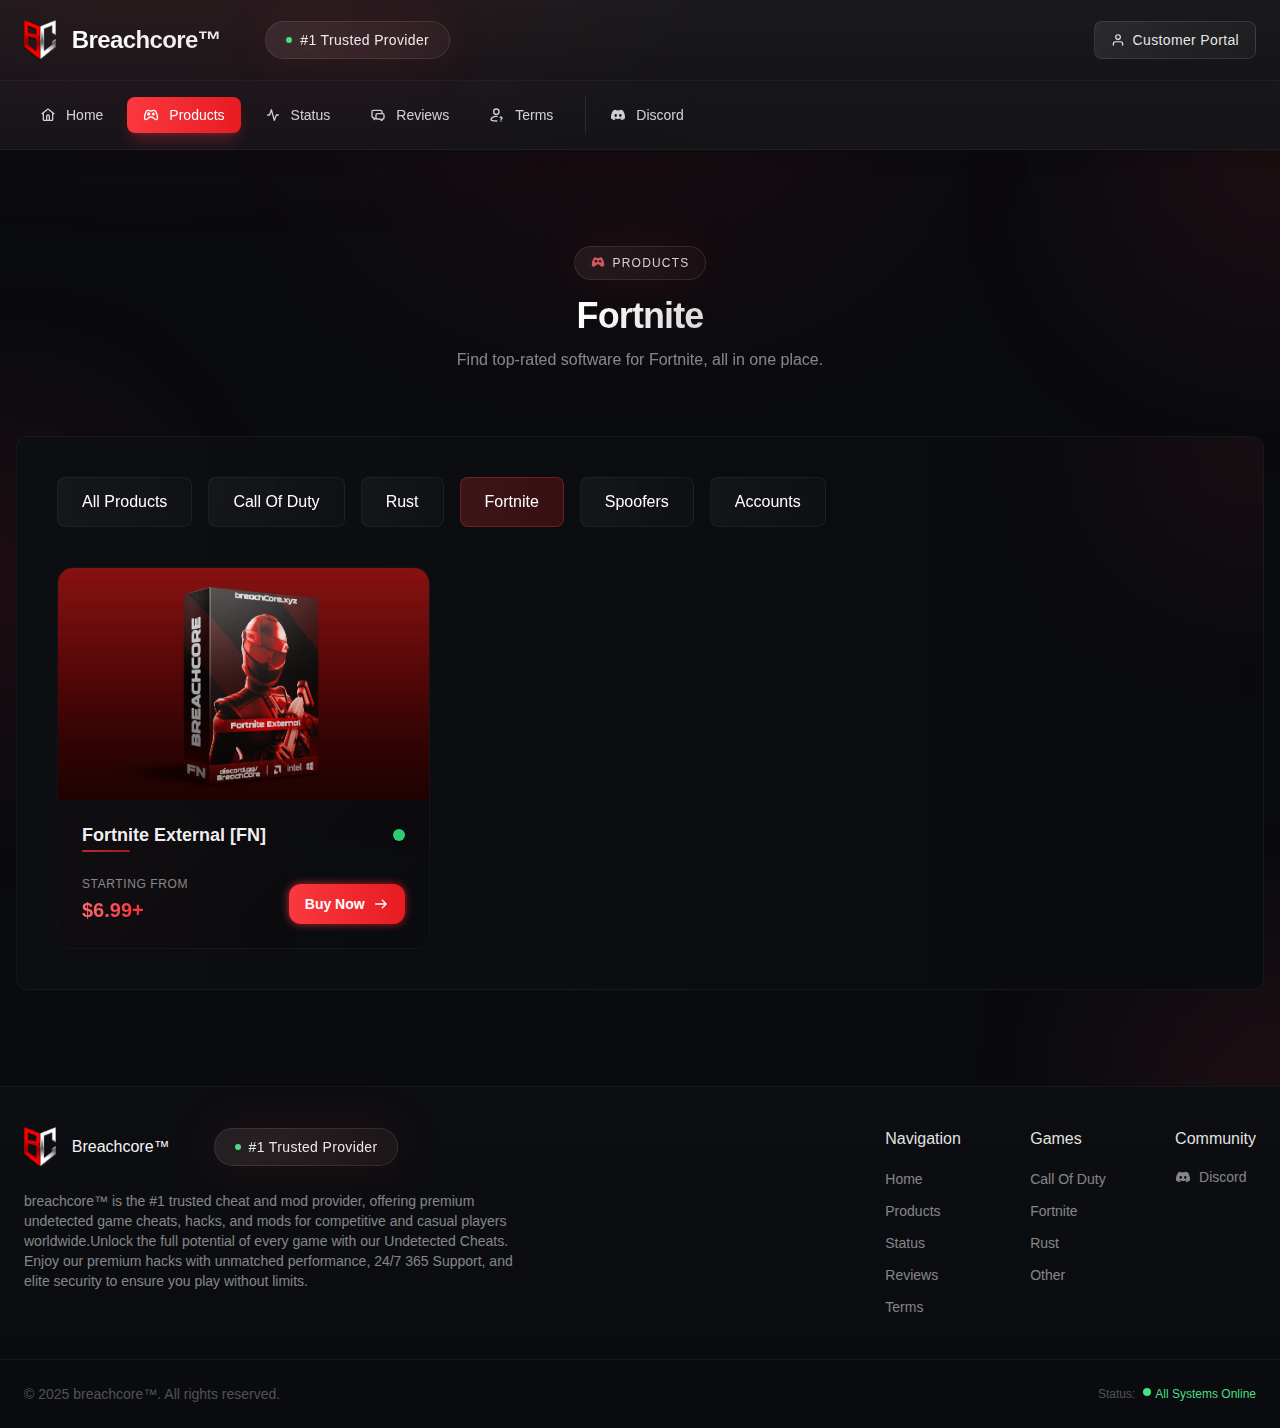
<file: products-fortnite.html>
<html lang="en" class="bqhsc sr swup-enabled" crxlauncher="">
<head>
    <meta http-equiv="Content-Type" content="text/html; charset=UTF-8">
    <style data-progressbar-styles="" data-swup-theme="">
        .swup-progress-bar {
            position: fixed;
            display: block;
            top: 0;
            left: 0;
            width: 100%;
            height: 3px;
            background-color: black;
            z-index: 9999;
            transition: transform 300ms ease-out, opacity 150ms 150ms ease-in;
            transform: translate3d(0, 0, 0) scaleX(var(--progress, 0));
            transform-origin: 0;
        }
    </style>
    <style>
        body {
            transition: opacity ease-in 0.2s;
        }

            body[unresolved] {
                opacity: 0;
                display: block;
                overflow: hidden;
                position: relative;
            }
    </style>

    <meta name="viewport" content="width=device-width, initial-scale=1, maximum-scale=1, user-scalable=no">
    <meta name="csrf-token" content="5HfZnlQmyRE7ygSghJvJdO8QZzF858k3PO2Yr56o">

    <meta name="robots" content="max-snippet:-1,max-image-preview:large,max-video-preview:-1">
    <link rel="canonical" href="https://breachcore.xyz/">

    <meta name="description" content="We provide what people need. Our products guarantee to change the way you play for the better.">
    <title>Breachcore™</title>
    <meta name="image" content="https://breachcore.xyz/assets/img/banner.png">
    <meta property="og:title" content="Breachcore™">
    <meta property="og:description" content="We provide what people need. Our products guarantee to change the way you play for the better.">
    <meta property="og:locale" content="en">
    <meta property="og:image" content="https://breachcore.xyz/assets/img/banner.png">
    <meta property="og:image:width" content="532">
    <meta property="og:image:height" content="543">
    <meta property="og:url" content="https://breachcore.xyz">
    <meta property="og:site_name" content="Breachcore™">
    <meta property="og:type" content="website">
    <meta name="twitter:card" content="summary">
    <meta name="twitter:title" content="Breachcore™">
    <meta name="twitter:description" content="We provide what people need. Our products guarantee to change the way you play for the better.">
    <script type="application/ld+json">{"@context":"https:\/\/schema.org","@graph":{"Organization":{"@type":"Organization","name":"breachcore\u2122","logo":{"@type":"ImageObject","url":"https:\/\/breachcore.xyz\/assets\/img\/logo.png","contentUrl":"https:\/\/breachcore.xyz\/assets\/img\/logo.png","caption":"breachcore\u2122","inLanguage":"en-US","width":276,"height":282}},"WebSite":{"@type":"WebSite","url":"https:\/\/breachcore.xyz","name":"breachcore\u2122","inLanguage":"en-US"},"WebPage":{"@type":"WebPage","url":"https:\/\/breachcore.xyz","name":"breachcore\u2122","inLanguage":"en-US"}}}</script>


    <title>Breachcore™</title>
    <link rel="icon" type="image/x-icon" href="./index_files/logo.png">

    <meta name="theme-color" content="#fa393f">

    <link rel="preconnect" href="https://fonts.bunny.net/">
    <link href="./index_files/css" rel="stylesheet">

    <script src="./products-fortnite_files/scrollreveal"></script>
    <style type="text/css" id="operaUserStyle"></style>
    <script>
        window.addEventListener('DOMContentLoaded', () => {
            const scrollRevealElements = document.querySelectorAll('[data-aos="fade-in"]');
            if (scrollRevealElements.length) {
                scrollRevealElements.forEach((element) => {
                    ScrollReveal().reveal(element);
                });
            }
        });
    </script>
    <style>
        html.is-animating .transition-main {
            opacity: 0;
            transition: opacity 0.25s;
        }

        #title.is-animating, #content.is-animating {
            opacity: 0;
            transition: opacity 0.35s;
        }

        .swup-progress-bar {
            height: 2px;
            background-color: #fa393f;
        }
    </style>
    <link rel="preload" as="style" href="./products-fortnite_files/app-Cvc42J-X.css">
    <link rel="stylesheet" href="./products-fortnite_files/app-Cvc42J-X.css">
    <link href="./products-fortnite_files/aos.css" rel="stylesheet">
    <link href="./products-fortnite_files/splide.min.css" rel="stylesheet">
    <style type="text/css">
        :root img[width="728"][height="90"], :root [href="https://adstub.net/cina777/"], :root [href="https://adstub.net/arab777/"], :root [href="https://adstub.net/ratu89/"], :root [href="https://adstub.net/judi89/"], :root [href^="//mage98rquewz.com/"], :root [href^="//x4pollyxxpush.com/"], :root span[id^="ezoic-pub-ad-placeholder-"], :root ins.adsbygoogle[data-ad-slot], :root ins.adsbygoogle[data-ad-client], :root img[src^="https://s-img.adskeeper.com/"], :root guj-ad, :root gpt-ad, :root div[id^="zergnet-widget"], :root div[id^="vuukle-ad-"], :root div[id^="taboola-stream-"], :root div[id^="sticky_ad_"], :root div[id^="st"][style^="z-index: 999999999;"], :root div[id^="gpt_ad_"], :root div[id^="ezoic-pub-ad-"], :root div[id^="dfp-ad-"], :root div[id^="crt-"][style], :root div[id^="apn_native_ad_slot_"], :root div[id^="adspot-"], :root div[id^="adrotate_widgets-"], :root ps-connatix-module, :root div[id^="ad_position_"], :root div[id^="ad-div-"], :root div[id*="ScriptRoot"], :root div[id*="MarketGid"], :root [href="https://adstub.net/rusia777/"], :root div[data-id-advertdfpconf], :root div[data-dfp-id], :root hl-adsense, :root div[data-contentexchange-widget], :root div[data-alias="300x250 Ad 2"], :root div[data-adzone], :root div[data-adunit-path], :root div[data-adname], :root div[data-ad-targeting], :root div[data-ad-region], :root div[data-ad-placeholder], :root div[aria-label="Ads"], :root display-ads, :root display-ad-component, :root atf-ad-slot, :root aside[id^="adrotate_widgets-"], :root amp-fx-flying-carpet, :root amp-embed[type="taboola"], :root amp-connatix-player, :root amp-ad-custom, :root amp-ad, :root div[id^="google_dfp_"], :root ad-slot, :root ad-shield-ads, :root a[style="width:100%;height:100%;z-index:10000000000000000;position:absolute;top:0;left:0;"], :root a[onmousedown^="this.href='https://paid.outbrain.com/network/redir?"] + .ob_source, :root a[onclick^="window.location.replace('https://random-affiliate.atimaze.com/"], :root a[href^="https://xbet-4.com/"], :root div[id^="ad-position-"], :root a[href^="https://www.toprevenuegate.com/"], :root a[href^="https://www.purevpn.com/"][href*="&utm_source=aff-"], :root a[href^="https://www.privateinternetaccess.com/"] > img, :root a[href^="https://financeads.net/tc.php?"], :root a[href^="https://www.mrskin.com/tour"], :root a[href^="https://www.infowarsstore.com/"] > img, :root a[href^="https://www.highperformancecpmgate.com/"], :root a[href^="https://www.highcpmrevenuenetwork.com/"], :root a[href^="https://www.get-express-vpn.com/offer/"], :root a[href^="https://lnkxt.bannerator.com/"], :root a[href^="https://www.geekbuying.com/dynamic-ads/"], :root a[href^="https://www.financeads.net/tc.php?"], :root a[href^="https://www.effectiveratecpm.com/"], :root [href^="https://www.herbanomic.com/"] > img, :root a[href^="https://maymooth-stopic.com/"], :root a[href^="https://www.dql2clk.com/"], :root a[href^="https://www.nutaku.net/signup/landing/"], :root a[href^="https://www.dating-finder.com/signup/?ai_d="], :root a[href^="https://explore-site.com/"], :root a[href^="https://www.brazzersnetwork.com/landing/"], :root [data-template-type="nativead"], :root a[href^="https://www.endorico.com/Smartlink/"], :root a[href^="https://www.adultempire.com/"][href*="?partner_id="], :root a[href^="https://voluum.prom-xcams.com/"], :root a[href^="https://twinrdsyte.com/"], :root a[href^="https://twinrdsrv.com/"], :root a[href^="https://trk.nfl-online-streams.club/"], :root a[href^="https://tracking.avapartner.com/"], :root a[href^="https://track.wg-aff.com"], :root a[href^="https://track.ultravpn.com/"], :root a[href^="https://track.afcpatrk.com/"], :root a[href^="https://torguard.net/aff.php"] > img, :root [data-identity="adhesive-ad"], :root a[href^="https://tc.tradetracker.net/"] > img, :root a[href^="https://tatrck.com/"], :root a[href^="https://click.candyoffers.com/"], :root [href^="https://zstacklife.com/"] img, :root a[href^="https://t.aslnk.link/"], :root a[href^="https://t.adating.link/"], :root a[href^="https://go.trackitalltheway.com/"], :root [href^="https://track.fiverr.com/visit/"] > img, :root a[href^="https://syndication.exoclick.com/"], :root a[href^="https://syndication.dynsrvtbg.com/"], :root div[data-alias="300x250 Ad 1"], :root a[href^="https://syndicate.contentsserved.com/"], :root a[href^="https://svb-analytics.trackerrr.com/"], :root a[href^="https://track.aftrk5.com/"], :root a[href^="https://slkmis.com/"], :root a[href^="https://myclick-2.com/"], :root a[href^="https://sexynearme.com/"], :root [data-ad-manager-id], :root a[href^="https://s.zlinkr.com/"], :root bottomadblock, :root a[href^="https://s.zlinkd.com/"], :root [href="https://adstub.net/gaza88/"], :root a[href^="https://ad.doubleclick.net/"], :root a[href^="https://static.fleshlight.com/images/banners/"], :root a[href^="https://s.zlink7.com/"], :root a[href^="https://s.zlink3.com/"], :root a[href^="https://www.mrskin.com/account/"], :root a[href^="https://s.optzsrv.com/"], :root a[href^="https://s.ma3ion.com/"], :root a[href^="https://s.eunow4u.com/"], :root #kt_player > div[style$="display: block;"][style*="inset: 0px;"], :root [href$="/sexdating.php"], :root a[href^="https://quotationfirearmrevision.com/"], :root a[href^="https://pubads.g.doubleclick.net/"], :root a[href^="https://prf.hn/click/"][href*="/camref:"] > img, :root a[href^="https://www.dating-finder.com/?ai_d="], :root a[href^="https://serve.awmdelivery.com/"], :root a[href^="https://prf.hn/click/"][href*="/adref:"] > img, :root app-ad, :root [href^="https://ap.octopuspop.com/click/"] > img, :root a[href^="https://postback1win.com/"], :root a[href^="https://mmwebhandler.aff-online.com/"], :root a[href^="https://www.bet365.com/"][href*="affiliate="], :root a[href^="https://pb-track.com/"], :root a[href^="https://pb-front.com/"], :root a[href^="https://paid.outbrain.com/network/redir?"], :root a[href^="https://streamate.com/landing/click/"], :root div[class^="Adstyled__AdWrapper-"], :root a[href^="https://osfultrbriolenai.info/"], :root a[href^="https://upsups.click/"], :root a[href^="https://ndt5.net/"], :root a[href^="https://natour.naughtyamerica.com/track/"], :root a[href^="https://mediaserver.entainpartners.com/renderBanner.do?"], :root a[href^="https://lead1.pl/"], :root a[href^="https://landing.brazzersnetwork.com/"], :root a[href^="https://join.virtuallust3d.com/"], :root a[href^="https://kiksajex.com/"], :root a[href^="https://juicyads.in/"], :root a[href^="https://snowdayonline.xyz/"], :root a[href^="https://mediaserver.gvcaffiliates.com/renderBanner.do?"], :root a[href^="https://join.dreamsexworld.com/"], :root a[href^="https://join.bannedsextapes.com/track/"], :root a[href^="https://jaxofuna.com/"], :root a[href^="https://italarizege.xyz/"], :root a[href^="https://iqbroker.com/"][href*="?aff="], :root a[href^="https://identicaldrench.com/"], :root a[href^="https://hot-growngames.life/"], :root a[href^="https://helmethomicidal.com/"], :root a[href^="https://golinks.work/"], :root a[href^="https://s.zlinkn.com/"], :root a[href^="https://go.xxxvjmp.com/"], :root a[href^="https://go.xxxjmp.com"], :root [class^="tile-picker__CitrusBannerContainer-sc-"], :root a[href^="https://go.xxxiijmp.com"], :root a[href^="https://go.xtbaffiliates.com/"], :root [data-role="tile-ads-module"], :root a[href^="https://go.xlviirdr.com"], :root div[class$="-adlabel"], :root a[href^="https://go.xlviiirdr.com"], :root a[href^="https://ismlks.com/"], :root [href^="https://www.mypillow.com/"] > img, :root a[href^="https://go.xlirdr.com"], :root [data-css-class="dfp-inarticle"], :root a[href^="https://l.hyenadata.com/"], :root a[href^="https://go.tmrjmp.com"], :root a[href^="https://zirdough.net/"], :root a[href^="https://s.deltraff.com/"], :root a[href^="https://go.markets.com/visit/?bta="], :root a[href^="https://billing.purevpn.com/aff.php"] > img, :root a[href^="https://go.hpyrdr.com/"], :root a[href^="https://lijavaxa.com/"], :root a[href^="https://go.goaserv.com/"], :root a[href^="https://t.hrtye.com/"], :root a[href^="https://go.etoro.com/"] > img, :root a[href^="https://go.dmzjmp.com"], :root a[href^="https://www.bang.com/?aff="], :root #mgb-container > #mgb, :root a[href^="https://go.admjmp.com"], :root a[href^="https://ak.stikroltiltoowi.net/"], :root a[href^="https://get.surfshark.net/aff_c?"][href*="&aff_id="] > img, :root a[href^="https://www.adskeeper.com"], :root a[data-redirect^="https://paid.outbrain.com/network/redir?"], :root [href^="https://clicks.affstrack.com/"] > img, :root a[href^="https://engine.phn.doublepimp.com/"], :root a[href^="https://engine.blueistheneworanges.com/"], :root a[href^="https://drumskilxoa.click/"], :root a[href^="https://dl-protect.net/"], :root a[href*=".foxqck.com/"], :root a[href^="https://ctosrd.com/"], :root a[href^="https://clixtrac.com/"], :root [href^="https://noqreport.com/"] > img, :root a[href^="https://clicks.pipaffiliates.com/"], :root app-advertisement, :root a[href^="https://getmatchedlocally.com/"], :root a[href^="https://clickins.slixa.com/"], :root a[href^="https://datewhisper.life/"], :root a[href^="https://get-link.xyz/"], :root a[href^="https://click.linksynergy.com/fs-bin/"] > img, :root a[href^="https://combodef.com/"], :root a[href^="https://click.hoolig.app/"], :root a[href^="https://www.onlineusershielder.com/"], :root a[href^="https://click.ggpickaff.com/"], :root a[href^="https://track.totalav.com/"], :root a[href^="https://ctrdwm.com/"], :root img[src^="https://images.purevpnaffiliates.com"], :root a[href^="https://porntubemate.com/"], :root a[href^="https://clickadilla.com/"], :root a[href^="https://click.dtiserv2.com/"], :root a[href^="https://www.adxsrve.com/"], :root a[href^="https://click.Ggpickaff.com/"], :root a[href^="https://go.xlvirdr.com"], :root a[href^="http://www.iyalc.com/"], :root a[href^="https://stardomcoit.com/"], :root a[href^="https://claring-loccelkin.com/"], :root a[href^="https://bongacams2.com/track?"], :root a[href^="https://t.ajrkm1.com/"], :root a[href^="https://bongacams10.com/track?"], :root a[href^="https://www.sheetmusicplus.com/"][href*="?aff_id="], :root a[href^="https://bngpt.com/"], :root a[href^="//hoodingluster.com/"], :root a[href^="https://black77854.com/"], :root a[href^="http://annulmentequitycereals.com/"], :root [data-taboola-options], :root a[href^="https://believessway.com/"], :root a[href^="https://Click.ggpickaff.com/"], :root a[href^="https://banners.livepartners.com/"], :root a[href^="http://revolvemockerycopper.com/"], :root a[href^="https://awptjmp.com/"], :root a[href^="https://join.sexworld3d.com/track/"], :root a[href^="https://aweptjmp.com/"], :root a[href^="https://ausoafab.net/"], :root a[href^="https://aj1070.online/"], :root a[href^="https://bc.game/"], :root a[href^="https://ak.oalsauwy.net/"], :root a[href^="https://a.bestcontentoperation.top/"], :root a[href^="https://adultfriendfinder.com/go/"], :root a[href^="https://ads.planetwin365affiliate.com/"], :root a[href^="https://ads.leovegas.com/"], :root .nya-slot[style], :root a[href^="https://a.bestcontentweb.top/"], :root a[href^="https://a2.adform.net/"], :root a[href^="https://a.candyai.love/"], :root a[href^="https://playnano.online/offerwalls/?ref="], :root a[href^="https://a.adtng.com/"], :root .banner-img > .pbl, :root [data-m-ad-id], :root a[href^="https://a-ads.com/"], :root [id^="ad_slider"], :root a[href^="https://click.ggpickyaff.com/"], :root broadstreet-zone-container, :root a[href^="https://ak.psaltauw.net/"], :root a[href^="https://1winpb.com/"], :root div[id^="rc-widget-"], :root a[href^="https://turnstileunavailablesite.com/"], :root a[href^="https://chaturbate.com/in/?"], :root a[href^="https://prf.hn/click/"][href*="/creativeref:"] > img, :root a[href*="&maxads="], :root a[href^="http://www.adultempire.com/unlimited/promo?"][href*="&partner_id="], :root a[href^="https://1betandgonow.com/"], :root div[id^="optidigital-adslot"], :root [href^="https://wsup.ai/"], :root a[href^="https://123-stream.org/"], :root a[href^="https://in.rabbtrk.com/"], :root a[href^="http://www.h4trck.com/"], :root a[href^="http://www.friendlyduck.com/AF_"], :root a[href^="http://partners.etoro.com/"], :root [href="https://chaturbate.jjgirls.com/"] > img, :root a[href^="http://cam4com.go2cloud.org/aff_c?"], :root a[href^="https://ads.betfair.com/redirect.aspx?"], :root a[href^="http://trk.globwo.online/"], :root a[href^="http://troopsassistedstupidity.com/"], :root a[href^="https://random-affiliate.atimaze.com/"], :root a-ad, :root a[href^="https://offhandpump.com/"], :root a[href^="http://stickingrepute.com/"], :root #slashboxes > .deals-rail, :root a[href^="http://join.brokestraightboys.com/track/"], :root a[href^="http://roadcontagion.com/"], :root a[href^="http://premonitioninventdisagree.com/"], :root [href^="http://mypillow.com/"] > img, :root a[href^="http://bongacams.com/track?"], :root a[href^="https://track.adform.net/"], :root a[href^="http://avthelkp.net/"], :root a[href^="https://a.medfoodhome.com/"], :root a[href^="https://engine.flixtrial.com/"], :root [data-type="ad-vertical"], :root a[href^="//startgaming.net/tienda/" i], :root a[href^="https://a.medfoodsafety.com/"], :root a[href^="//go.eabids.com/"], :root a[href^="//ejitsirdosha.net/"], :root a[href^=" https://www.friendlyduck.com/AF_"], :root [data-cl-spot-id], :root a[href*="/jump/next.php?r="], :root a[href^="https://go.rmishe.com/"], :root [href^="https://ilovemyfreedoms.com/landing-"], :root a[href^="https://syndication.optimizesrv.com/"], :root a[href*="//daichoho.com/"], :root a[href^="https://go.nordvpn.net/aff"] > img, :root .\[\&_\.gdprAdTransparencyCogWheelButton\]\:\!pjra-z-\[5\], :root [href^="http://clicks.totemcash.com/"], :root a[href^="https://ad.zanox.com/ppc/"] > img, :root a[href^="https://lone-pack.com/"], :root [data-d-ad-id], :root a[href*=".engine.adglare.net/"], :root a[href^="https://t.ajrkm3.com/"], :root [href^="https://aads.com/campaigns/"], :root a[href^="//stighoazon.com/"], :root div[id^="lazyad-"], :root a[href^="http://com-1.pro/"], :root [href^="https://www.profitablegatecpm.com/"], :root a[href*=".cfm?domain="][href*="&fp="], :root [data-ad-name], :root a[href^="https://loboclick.com/"], :root a[data-url^="https://vulpix.bet/?ref="], :root a[href^="https://ab.advertiserurl.com/aff/"], :root a[data-oburl^="https://paid.outbrain.com/network/redir?"], :root a[href^="https://go.xlivrdr.com"], :root [onclick^="location.href='https://1337x.vpnonly.site/"], :root [id^="section-ad-banner"], :root a[href^="https://www.goldenfrog.com/vyprvpn?offer_id="][href*="&aff_id="], :root a[href^="https://wmctjd.com/"], :root a[href*="//jjgirls.com/sex/Chaturbate"], :root [id^="ad-wrap-"], :root [href^="https://zone.gotrackier.com/"], :root a[href^="http://sarcasmadvisor.com/"], :root [href^="https://www.restoro.com/"], :root [href^="https://www.targetingpartner.com/"], :root .section-subheader > .section-hotel-prices-header, :root [href^="https://www.hostg.xyz/"] > img, :root a[href^="http://adultfriendfinder.com/go/"], :root a[href^="https://fastestvpn.com/lifetime-special-deal?a_aid="], :root a[href^="https://tour.mrskin.com/"], :root [href^="https://www.brighteonstore.com/products/"] img, :root citrus-ad-wrapper, :root a[href^="https://go.grinsbest.com/"], :root a[href^="https://vo2.qrlsx.com/"], :root [href^="https://www.avantlink.com/click.php"] img, :root [href^="https://wwp.hoqodd.com/redirect-zone/"], :root div[id^="div-ads-"], :root [href^="https://rapidgator.net/article/premium/ref/"], :root [href^="https://join.girlsoutwest.com/"], :root a[href^="https://activate-game.com/"], :root .scroll-fixable.rail-right > .deals-rail, :root [data-wpas-zoneid], :root a[href^="https://track.aftrk3.com/"], :root [href^="https://join3.bannedsextapes.com"], :root a[href^="https://bodelen.com/"], :root a[href*=".g2afse.com/"], :root div[id^="adngin-"], :root [data-rc-widget], :root span[data-ez-ph-id], :root [href^="https://track.aftrk1.com/"], :root [href^="https://join.playboyplus.com/track/"], :root a[href^="https://go.xxxijmp.com"], :root [href^="https://istlnkcl.com/"], :root a[href^="https://t.acam.link/"], :root a[href^="https://go.strpjmp.com/"], :root [href^="https://url.totaladblock.com/"], :root a[href^="https://tm-offers.gamingadult.com/"], :root [href^="https://charmingdatings.life/"], :root [href="https://adstub.net/indo666/"], :root [href^="https://glersakr.com/"], :root a[href^="https://a.bestcontentfood.top/"], :root [href^="https://cpa.10kfreesilver.com/"], :root [data-id^="div-gpt-ad"], :root a[href^="https://tracker.loropartners.com/"], :root [href^="https://awbbjmp.com/"], :root div[ow-ad-unit-wrapper], :root a[data-href^="http://ads.trafficjunky.net/"], :root [data-advadstrackid], :root a[href^="https://www.friendlyduck.com/AF_"], :root [href^="https://ad1.adfarm1.adition.com/"], :root a[href^="https://bngprm.com/"], :root [href^="https://shiftnetwork.infusionsoft.com/go/"] > img, :root a[href^="https://go.bushheel.com/"], :root a[href^="https://ctjdwm.com/"], :root a[href^="https://camfapr.com/landing/click/"], :root div[data-ad-wrapper], :root .gnt_em_vp_c[data-g-s="vp_dk"], :root [href="//sexcams.plus/"], :root [href^="http://www.mypillow.com/"] > img, :root a[href^="https://promerycergerful.com/"], :root #kt_player > a[target="_blank"], :root [href="https://ourgoldguy.com/contact/"] img, :root .ob_container .item-container-obpd, :root [id^="div-gpt-ad"], :root [href="https://jdrucker.com/gold"] > img, :root a[href^="https://join.virtualtaboo.com/track/"], :root [id^="ad_sky"], :root [name^="google_ads_iframe"], :root a[href^="https://www.liquidfire.mobi/"], :root .grid > .container > #aside-promotion, :root DFP-AD, :root [href^="https://go.xlrdr.com"], :root a[href^="https://s.cant3am.com/"], :root [data-testid^="taboola-"], :root [data-testid^="section-AdRowBillboard"], :root a[href^="https://track.1234sd123.com/"], :root zeus-ad, :root [data-testid="prism-ad-wrapper"], :root [href^="https://ad.admitad.com/"], :root [href^="https://mypillow.com/"] > img, :root [data-testid="ad_testID"], :root a[href^="https://trk.softonixs.xyz/"], :root [href^="https://www.mypatriotsupply.com/"] > img, :root [href^="https://antiagingbed.com/discount/"] > img, :root a[href*=".adsrv.eacdn.com/"], :root a[href^="https://go.cmtaffiliates.com/"], :root [href^="https://optimizedelite.com/"] > img, :root [data-testid="adBanner-wrapper"], :root [href^="https://mylead.global/stl/"] > img, :root [href^="https://mypatriotsupply.com/"] > img, :root a[href^="https://go.hpyjmp.com"], :root iframe[scrolling="no"][sandbox*="allow-popups allow-modals"][style^="width: 100%; height: 100%; border: none;"], :root [href^="https://mystore.com/"] > img, :root [href^="https://wct.link/click?"], :root div[data-adunit], :root app-large-ad, :root [href^="https://turtlebids.irauctions.com/"] img, :root a[href^="https://witnessjacket.com/"], :root [data-mobile-ad-id], :root [data-dynamic-ads], :root [class^="amp-ad-"], :root a[href^="http://handgripvegetationhols.com/"], :root a[href^="https://go.rmhfrtnd.com"], :root a[href^="https://go.bbrdbr.com"], :root a[href^="https://fc.lc/ref/"], :root [data-adshim], :root topadblock, :root a[href^="//s.zlinkd.com/"], :root #teaser1[style^="width:autopx;"], :root [href^="https://www.cloudways.com/en/?id"], :root [data-asg-ins], :root a[href^="https://gamingadlt.com/?offer="], :root a[href^="https://rixofa.com/"], :root a[href^="https://best-experience-cool.com/"], :root [data-desktop-ad-id], :root [data-adbridg-ad-class], :root #teaser3[style^="width:autopx;"], :root [data-adblockkey], :root [data-block-type="ad"], :root [data-ad-width], :root [onclick*="content.ad/"], :root AMP-AD, :root [data-ad-cls], :root [data-ez-name], :root a[href^="https://go.mnaspm.com/"], :root a[href^="https://service.bv-aff-trx.com/"], :root a[href^="https://6-partner.com/"], :root [class^="s2nPlayer"], :root [href^="https://affiliate.fastcomet.com/"] > img, :root [class^="adDisplay-module"], :root a[href^="https://adclick.g.doubleclick.net/"], :root [data-freestar-ad][id], :root AD-SLOT, :root a[href^="https://www.googleadservices.com/pagead/aclk?"] > img, :root [data-ad-module], :root a[href^="https://go.skinstrip.net"][href*="?campaignId="], :root #teaser2[style^="width:autopx;"], :root [data-revive-zoneid], :root a[href^="https://losingoldfry.com/"], :root div[id^="div-gpt-"], :root a[href^="https://gml-grp.com/"], :root .ob_dual_right > .ob_ads_header ~ .odb_div, :root a[href^="http://tc.tradetracker.net/"] > img, :root [data-testid="commercial-label-taboola"], :root [class^="div-gpt-ad"], :root a[href^="https://traffdaq.com/"], :root a[href^="https://cam4com.go2cloud.org/"], :root a[href^="http://li.blogtrottr.com/click?"], :root a[href^="https://www8.smartadserver.com/"], :root a[href^="https://pb-imc.com/"], :root a[onmousedown^="this.href='https://paid.outbrain.com/network/redir?"], :root a[href^="https://t.ajump1.com/"], :root a[href^="https://wittered-mainging.com/"], :root #teaser3[style="width: 100%;text-align: center;display: scroll;position:fixed;bottom: 0;margin: 0 auto;z-index: 103;"] {
            display: none !important;
        }
    </style>
    <style></style>
</head>
<body class="psjv6 atig9 kxvz2 dsfqk" data-aos-easing="ease" data-aos-duration="400" data-aos-delay="0" style="height: 100%;">
    <div class="cic1z iahns xcmp8 ctwkx">
        <div>
            <header class="qyatz ucc13 ti3b1 hoibp" x-data="navbar">
                <div class="othpa u5j55">
                    <div class="dgrwg z9lwn tfdsb qyatz">
                        <div class="b9qh0 -top-32 -left-20 nq9mz tzayt mfkub ou39r zbhfx k4as0 ax0n2 r4zpa zxzlc"></div>

                        <div class="iahns jp0w2 ctwkx jsmnu qyatz vyaf5 wa9ff">
                            <div class="iahns jsmnu ctwkx ko3km l3f7f n3ukw gqslg">
                                <a href="https://breachcore.xyz/" class="grt2n iahns jsmnu b6c6z lv8iq d4m3d qlp60">
                                    <img class="r14yo" alt="Breachcore™ Logo" src="./index_files/logo.png">
                                    <span class="j0e2f j7qpn k4as0 kr3uj fi1fx m77td wp93l ngtkt">
                                        Breachcore™
                                    </span>
                                </a>

                                <div class="upqiq xo2yk gb5ej byd3r k4as0 poohr iwi7g bob59 ou39r mjqru l6tat qyatz salq1">
                                    <div class="b9qh0 mqj0s k4as0 py1v3 uy0yv ou39r qcrvd"></div>
                                    <span class="qyatz wzjhr y5y0a zhecc x7mel iahns jsmnu q6r86">
                                        <span class="tyf5n onc4e w1uoi kyvuw ou39r uazz3"></span>
                                        #1 Trusted Provider
                                    </span>
                                </div>

                                <div class="iahns jsmnu q6r86 oldo3">

                                    <button type="button" x-on:click="toggleMobileMenu" x-ref="mobileMenuBtn" class="xugga xguqc y1wxu mjqru yvnvc dmwlo wvnxf tm9tv">
                                        <div class="dpgm8 k4z1z agrh2 ou39r vxra1 dmwlo l78j2" x-bind:class="{ &#39;tl0mq d9gfy&#39;: showMobileMenu }"></div>
                                        <div class="dpgm8 gaw7z k4z1z agrh2 ou39r vxra1 dmwlo l78j2" x-bind:class="{ &#39;-translate-y-1 -rotate-45&#39;: showMobileMenu }"></div>
                                    </button>
                                </div>
                            </div>
                            <div class="upqiq yb82c jsmnu b6c6z">
                                <a href="https://discord.com/invite/BreachCore" target="_blank" class="v9gja e4z8a dy5ir ltg9z grt2n">
                                    <svg xmlns="http://www.w3.org/2000/svg" class="clrut -mt-px" viewBox="0 0 24 24"><!-- Icon from MingCute Icon by MingCute Design - https://github.com/Richard9394/MingCute/blob/main/LICENSE --><g fill="none" fill-rule="evenodd"><path d="m12.593 23.258l-.011.002l-.071.035l-.02.004l-.014-.004l-.071-.035q-.016-.005-.024.005l-.004.01l-.017.428l.005.02l.01.013l.104.074l.015.004l.012-.004l.104-.074l.012-.016l.004-.017l-.017-.427q-.004-.016-.017-.018m.265-.113l-.013.002l-.185.093l-.01.01l-.003.011l.018.43l.005.012l.008.007l.201.093q.019.005.029-.008l.004-.014l-.034-.614q-.005-.018-.02-.022m-.715.002a.02.02 0 0 0-.027.006l-.006.014l-.034.614q.001.018.017.024l.015-.002l.201-.093l.01-.008l.004-.011l.017-.43l-.003-.012l-.01-.01z"></path><path fill="currentColor" d="M16 14a5 5 0 0 1 4.995 4.783L21 19v2a1 1 0 0 1-1.993.117L19 21v-2a3 3 0 0 0-2.824-2.995L16 16H8a3 3 0 0 0-2.995 2.824L5 19v2a1 1 0 0 1-1.993.117L3 21v-2a5 5 0 0 1 4.783-4.995L8 14zM12 2a5 5 0 1 1 0 10a5 5 0 0 1 0-10m0 2a3 3 0 1 0 0 6a3 3 0 0 0 0-6"></path></g></svg>
                                    <span>Customer Portal</span>
                                </a>
                            </div>
                            <div x-ref="mobileMenu" class="b9qh0 fmlhg we8xx dlq1j z9lwn s50py tpgm3 d508i dmwlo l78j2 oldo3 j9c5j a8oon zjrsg" x-bind:class="{ &#39;rbc3j po0pr whez0&#39;: showMobileMenu, &#39;j9c5j a8oon zjrsg&#39;: !showMobileMenu }">
                                <nav class="nq9mz itzgm mjqru u5j55 nsp8u xugga mzgkw qli5n ihfst" aria-label="Mobile Navigation">
                                    <ul class="iahns xcmp8 q6r86 dajdv zhecc">
                                        <li>
                                            <a href="https://breachcore.xyz/" class="grt2n iahns jsmnu u7q06 m6cr5 cd5xy xguqc dmwlo d4m3d k4as0 egg01 uktm6 pz7xt qli5n gx3yz">
                                                <svg xmlns="http://www.w3.org/2000/svg" class="a45w7" viewBox="0 0 24 24"><g fill="none"><path d="m12.593 23.258l-.011.002l-.071.035l-.02.004l-.014-.004l-.071-.035q-.016-.005-.024.005l-.004.01l-.017.428l.005.02l.01.013l.104.074l.015.004l.012-.004l.104-.074l.012-.016l.004-.017l-.017-.427q-.004-.016-.017-.018m.265-.113l-.013.002l-.185.093l-.01.01l-.003.011l.018.43l.005.012l.008.007l.201.093q.019.005.029-.008l.004-.014l-.034-.614q-.005-.018-.02-.022m-.715.002a.02.02 0 0 0-.027.006l-.006.014l-.034.614q.001.018.017.024l.015-.002l.201-.093l.01-.008l.004-.011l.017-.43l-.003-.012l-.01-.01z"></path><path fill="currentColor" d="M10.772 2.688a2 2 0 0 1 2.317-.099l.139.1l8.384 6.52c.721.561.37 1.692-.499 1.785l-.116.006H20v8a2 2 0 0 1-1.85 1.995L18 21H6a2 2 0 0 1-1.994-1.85L4 19v-8h-.997C2.09 11 1.671 9.892 2.3 9.285l.088-.076zM12 4.267L5.625 9.225c.229.185.375.468.375.785V19h3v-5a3 3 0 1 1 6 0v5h3v-8.99c0-.317.146-.6.375-.785zM12 13a1 1 0 0 0-1 1v5h2v-5a1 1 0 0 0-1-1"></path></g></svg>
                                                <span>Home</span>
                                            </a>
                                        </li>
                                        <li>
                                            <a href="https://breachcore.xyz/products" class="grt2n iahns jsmnu u7q06 m6cr5 cd5xy xguqc dmwlo d4m3d bd7hm dd145 vz9w9 fa792">
                                                <svg xmlns="http://www.w3.org/2000/svg" class="a45w7" viewBox="0 0 24 24"><g fill="none" fill-rule="evenodd"><path d="m12.593 23.258l-.011.002l-.071.035l-.02.004l-.014-.004l-.071-.035q-.016-.005-.024.005l-.004.01l-.017.428l.005.02l.01.013l.104.074l.015.004l.012-.004l.104-.074l.012-.016l.004-.017l-.017-.427q-.004-.016-.017-.018m.265-.113l-.013.002l-.185.093l-.01.01l-.003.011l.018.43l.005.012l.008.007l.201.093q.019.005.029-.008l.004-.014l-.034-.614q-.005-.018-.02-.022m-.715.002a.02.02 0 0 0-.027.006l-.006.014l-.034.614q.001.018.017.024l.015-.002l.201-.093l.01-.008l.004-.011l.017-.43l-.003-.012l-.01-.01z"></path><path fill="currentColor" d="M17 4c.763 0 1.394.434 1.856.89c.481.473.922 1.109 1.314 1.81c.787 1.406 1.472 3.243 1.925 5.058c.45 1.801.699 3.682.54 5.161C22.475 18.404 21.71 20 20 20c-1.476 0-2.652-.76-3.614-1.531l-.351-.289l-.492-.415l-.444-.368C14.08 16.572 13.175 16 12 16s-2.08.572-3.099 1.397l-.444.368l-.492.415l-.35.289C6.651 19.24 5.475 20 4 20c-1.711 0-2.476-1.596-2.635-3.081c-.158-1.48.09-3.36.54-5.161c.453-1.815 1.138-3.652 1.925-5.059c.392-.7.833-1.336 1.314-1.81C5.606 4.434 6.237 4 7 4c.515 0 1.018.123 1.513.27l.592.181q.148.046.295.087c.865.248 1.75.462 2.6.462s1.735-.214 2.6-.462l.885-.267C15.983 4.124 16.49 4 17 4m0 2c-.383 0-.783.116-1.171.243l-.458.151l-.221.068c-.885.252-2 .538-3.15.538s-2.265-.286-3.15-.538l-.22-.068l-.459-.151C7.783 6.115 7.383 6 7 6c-.418.078-.793.585-1.076 1.055l-.158.275l-.19.346c-.682 1.218-1.31 2.88-1.73 4.567c-.395 1.576-.587 3.086-.514 4.21l.026.293l.02.176l.03.208c.069.401.218.87.592.87c.812 0 1.49-.404 2.333-1.074l.403-.328l.76-.636l.344-.28C8.904 14.839 10.235 14 12 14s3.096.84 4.16 1.682l.345.28l.76.636l.402.328C18.51 17.596 19.187 18 20 18c.34 0 .494-.387.571-.759l.038-.218l.037-.317c.123-1.146-.067-2.765-.491-4.463c-.386-1.546-.946-3.072-1.562-4.254l-.359-.66l-.158-.273C17.793 6.585 17.418 6.078 17 6M8.5 8a2.5 2.5 0 1 1 0 5a2.5 2.5 0 0 1 0-5m7 0a1 1 0 0 1 .993.883L16.5 9v.5h.5a1 1 0 0 1 .117 1.993L17 11.5h-.5v.5a1 1 0 0 1-1.993.117L14.5 12v-.5H14a1 1 0 0 1-.117-1.993L14 9.5h.5V9a1 1 0 0 1 1-1m-7 2a.5.5 0 1 0 0 1a.5.5 0 0 0 0-1"></path></g></svg>
                                                <span>Products</span>
                                            </a>
                                        </li>
                                        <li>
                                            <a href="https://breachcore.xyz/status" class="grt2n iahns jsmnu u7q06 m6cr5 cd5xy xguqc dmwlo d4m3d bd7hm dd145 vz9w9 fa792">
                                                <svg xmlns="http://www.w3.org/2000/svg" class="a45w7" viewBox="0 0 24 24"><g fill="none" fill-rule="evenodd"><path d="m12.594 23.258l-.012.002l-.071.035l-.02.004l-.014-.004l-.071-.036q-.016-.004-.024.006l-.004.01l-.017.428l.005.02l.01.013l.104.074l.015.004l.012-.004l.104-.074l.012-.016l.004-.017l-.017-.427q-.004-.016-.016-.018m.264-.113l-.014.002l-.184.093l-.01.01l-.003.011l.018.43l.005.012l.008.008l.201.092q.019.005.029-.008l.004-.014l-.034-.614q-.005-.019-.02-.022m-.715.002a.02.02 0 0 0-.027.006l-.006.014l-.034.614q.001.018.017.024l.015-.002l.201-.093l.01-.008l.003-.011l.018-.43l-.003-.012l-.01-.01z"></path><path fill="currentColor" d="M9.514 3a1 1 0 0 1 .949.73l3.673 13.06l1.928-5.141A1 1 0 0 1 17 11h3a1 1 0 1 1 0 2h-2.307l-2.757 7.351a1 1 0 0 1-1.899-.08L9.45 7.514l-1.496 4.784A1 1 0 0 1 7 13H4a1 1 0 1 1 0-2h2.265l2.28-7.298A1 1 0 0 1 9.516 3Z"></path></g></svg>
                                                <span>Status</span>
                                            </a>
                                        </li>
                                        <li>
                                            <a href="https://breachcore.xyz/reviews" class="grt2n iahns jsmnu u7q06 m6cr5 cd5xy xguqc dmwlo d4m3d bd7hm dd145 vz9w9 fa792">
                                                <svg xmlns="http://www.w3.org/2000/svg" class="a45w7" viewBox="0 0 24 24"><g fill="none"><path d="m12.593 23.258l-.011.002l-.071.035l-.02.004l-.014-.004l-.071-.035q-.016-.005-.024.005l-.004.01l-.017.428l.005.02l.01.013l.104.074l.015.004l.012-.004l.104-.074l.012-.016l.004-.017l-.017-.427q-.004-.016-.017-.018m.265-.113l-.013.002l-.185.093l-.01.01l-.003.011l.018.43l.005.012l.008.007l.201.093q.019.005.029-.008l.004-.014l-.034-.614q-.005-.018-.02-.022m-.715.002a.02.02 0 0 0-.027.006l-.006.014l-.034.614q.001.018.017.024l.015-.002l.201-.093l.01-.008l.004-.011l.017-.43l-.003-.012l-.01-.01z"></path><path fill="currentColor" d="M16 4a3 3 0 0 1 2.995 2.824L19 7v2a3 3 0 0 1 2.995 2.824L22 12v4a3 3 0 0 1-2.824 2.995L19 19v.966c0 1.02-1.143 1.594-1.954 1.033l-.096-.072L14.638 19H11a3 3 0 0 1-1.998-.762l-.14-.134L7 19.5c-.791.593-1.906.075-1.994-.879L5 18.5V17a3 3 0 0 1-2.995-2.824L2 14V7a3 3 0 0 1 2.824-2.995L5 4zm3 7h-8a1 1 0 0 0-1 1v4a1 1 0 0 0 1 1h3.638a2 2 0 0 1 1.28.464l1.088.906A1.5 1.5 0 0 1 18.5 17h.5a1 1 0 0 0 1-1v-4a1 1 0 0 0-1-1m-3-5H5a1 1 0 0 0-1 1v7a1 1 0 0 0 1 1h.5A1.5 1.5 0 0 1 7 16.5v.5l1.01-.757A3 3 0 0 1 8 16v-4a3 3 0 0 1 3-3h6V7a1 1 0 0 0-1-1"></path></g></svg>
                                                <span>Reviews</span>
                                            </a>
                                        </li>
                                        <li>
                                            <a href="https://breachcore.xyz/terms" class="grt2n iahns jsmnu u7q06 m6cr5 cd5xy xguqc dmwlo d4m3d bd7hm dd145 vz9w9 fa792">
                                                <svg xmlns="http://www.w3.org/2000/svg" class="a45w7" viewBox="0 0 24 24"><g fill="none" fill-rule="evenodd"><path d="m12.594 23.258l-.012.002l-.071.035l-.02.004l-.014-.004l-.071-.036q-.016-.004-.024.006l-.004.01l-.017.428l.005.02l.01.013l.104.074l.015.004l.012-.004l.104-.074l.012-.016l.004-.017l-.017-.427q-.004-.016-.016-.018m.264-.113l-.014.002l-.184.093l-.01.01l-.003.011l.018.43l.005.012l.008.008l.201.092q.019.005.029-.008l.004-.014l-.034-.614q-.005-.019-.02-.022m-.715.002a.02.02 0 0 0-.027.006l-.006.014l-.034.614q.001.018.017.024l.015-.002l.201-.093l.01-.008l.003-.011l.018-.43l-.003-.012l-.01-.01z"></path><path fill="currentColor" d="M11 2a5 5 0 1 0 0 10a5 5 0 0 0 0-10M8 7a3 3 0 1 1 6 0a3 3 0 0 1-6 0M4 18.5c0-.18.09-.489.413-.899c.316-.4.804-.828 1.451-1.222C7.157 15.589 8.977 15 11 15q.563 0 1.105.059a1 1 0 1 0 .211-1.99A13 13 0 0 0 11 13c-2.395 0-4.575.694-6.178 1.672c-.8.488-1.484 1.064-1.978 1.69C2.358 16.976 2 17.713 2 18.5c0 .845.411 1.511 1.003 1.986c.56.45 1.299.748 2.084.956C6.665 21.859 8.771 22 11 22l.685-.005a1 1 0 1 0-.027-2L11 20c-2.19 0-4.083-.143-5.4-.492c-.663-.175-1.096-.382-1.345-.582C4.037 18.751 4 18.622 4 18.5M17 21a1 1 0 0 1 .883-.993l.119-.007a1 1 0 0 1 .117 1.993L18 22a1 1 0 0 1-1-1m.567-4.75a.5.5 0 0 1 .933.25c0 .135-.048.255-.321.48l-.145.114l-.11.082c-.074.055-.162.12-.243.186l-.139.116a1.7 1.7 0 0 0-.488.697a1 1 0 0 0 1.835.782l.097-.077l.357-.27l.107-.086l.181-.158c.406-.374.869-.968.869-1.866a2.5 2.5 0 0 0-4.662-1.257a1 1 0 0 0 1.729 1.007"></path></g></svg>
                                                <span>Terms</span>
                                            </a>
                                        </li>
                                        <li aria-hidden="true" class="t5hbz qph1r law8c n7j1h"></li>
                                        <li>
                                            <a href="https://discord.com/invite/BreachCore" target="_blank" rel="noopener" class="grt2n iahns jsmnu u7q06 m6cr5 cd5xy xguqc bd7hm dmwlo d4m3d dd145 vz9w9 fa792">
                                                <svg xmlns="http://www.w3.org/2000/svg" class="a45w7" viewBox="0 0 24 24"><path fill="currentColor" d="M19.27 5.33C17.94 4.71 16.5 4.26 15 4a.1.1 0 0 0-.07.03c-.18.33-.39.76-.53 1.09a16.1 16.1 0 0 0-4.8 0c-.14-.34-.35-.76-.54-1.09c-.01-.02-.04-.03-.07-.03c-1.5.26-2.93.71-4.27 1.33c-.01 0-.02.01-.03.02c-2.72 4.07-3.47 8.03-3.1 11.95c0 .02.01.04.03.05c1.8 1.32 3.53 2.12 5.24 2.65c.03.01.06 0 .07-.02c.4-.55.76-1.13 1.07-1.74c.02-.04 0-.08-.04-.09c-.57-.22-1.11-.48-1.64-.78c-.04-.02-.04-.08-.01-.11c.11-.08.22-.17.33-.25c.02-.02.05-.02.07-.01c3.44 1.57 7.15 1.57 10.55 0c.02-.01.05-.01.07.01c.11.09.22.17.33.26c.04.03.04.09-.01.11c-.52.31-1.07.56-1.64.78c-.04.01-.05.06-.04.09c.32.61.68 1.19 1.07 1.74c.03.01.06.02.09.01c1.72-.53 3.45-1.33 5.25-2.65c.02-.01.03-.03.03-.05c.44-4.53-.73-8.46-3.1-11.95c-.01-.01-.02-.02-.04-.02M8.52 14.91c-1.03 0-1.89-.95-1.89-2.12s.84-2.12 1.89-2.12c1.06 0 1.9.96 1.89 2.12c0 1.17-.84 2.12-1.89 2.12m6.97 0c-1.03 0-1.89-.95-1.89-2.12s.84-2.12 1.89-2.12c1.06 0 1.9.96 1.89 2.12c0 1.17-.83 2.12-1.89 2.12"></path></svg>
                                                <span>Discord</span>
                                            </a>
                                        </li>
                                        </li>
                                        <li class="y84ha">
                                            <a href="https://discord.com/invite/BreachCore" target="_blank" rel="noopener" class="grt2n iahns jsmnu gs1p4 u7q06 m6cr5 cd5xy xguqc k4as0 egg01 uktm6 pz7xt yrgo8 qli5n gx3yz dmwlo d4m3d j4sin lxdiy">
                                                <svg xmlns="http://www.w3.org/2000/svg" class="a45w7" viewBox="0 0 24 24"><path fill="currentColor" d="M12 1a5 5 0 0 1 5 5v2h1a3 3 0 0 1 3 3v7a3 3 0 0 1-3 3H6a3 3 0 0 1-3-3v-7a3 3 0 0 1 3-3h1V6a5 5 0 0 1 5-5m0 2a3 3 0 0 0-3 3v2h6V6a3 3 0 0 0-3-3"></path></svg>
                                                <span>Customer Login</span>
                                            </a>
                                        </li>
                                    </ul>
                                </nav>
                            </div>
                        </div>
                    </div>
                </div>

                <nav class="oc17u mzgkw othpa u5j55 qli5n ihfst salq1 upqiq z0xhw p3o16 f3c3x" id="nav">
                    <div class="dgrwg z9lwn tfdsb v9z63">
                        <div class="iahns jp0w2 tfq3e ctwkx jsmnu">
                            <ul class="iahns q6r86">
                                <li>
                                    <a href="https://breachcore.xyz/" class="grt2n iahns jsmnu u7q06 m6cr5 gb5ej wzjhr zhecc xguqc dmwlo d4m3d bd7hm dd145 vz9w9">
                                        <svg xmlns="http://www.w3.org/2000/svg" class="a45w7" viewBox="0 0 24 24"><!-- Icon from MingCute Icon by MingCute Design - https://github.com/Richard9394/MingCute/blob/main/LICENSE --><g fill="none"><path d="m12.593 23.258l-.011.002l-.071.035l-.02.004l-.014-.004l-.071-.035q-.016-.005-.024.005l-.004.01l-.017.428l.005.02l.01.013l.104.074l.015.004l.012-.004l.104-.074l.012-.016l.004-.017l-.017-.427q-.004-.016-.017-.018m.265-.113l-.013.002l-.185.093l-.01.01l-.003.011l.018.43l.005.012l.008.007l.201.093q.019.005.029-.008l.004-.014l-.034-.614q-.005-.018-.02-.022m-.715.002a.02.02 0 0 0-.027.006l-.006.014l-.034.614q.001.018.017.024l.015-.002l.201-.093l.01-.008l.004-.011l.017-.43l-.003-.012l-.01-.01z"></path><path fill="currentColor" d="M10.772 2.688a2 2 0 0 1 2.317-.099l.139.1l8.384 6.52c.721.561.37 1.692-.499 1.785l-.116.006H20v8a2 2 0 0 1-1.85 1.995L18 21H6a2 2 0 0 1-1.994-1.85L4 19v-8h-.997C2.09 11 1.671 9.892 2.3 9.285l.088-.076zM12 4.267L5.625 9.225c.229.185.375.468.375.785V19h3v-5a3 3 0 1 1 6 0v5h3v-8.99c0-.317.146-.6.375-.785zM12 13a1 1 0 0 0-1 1v5h2v-5a1 1 0 0 0-1-1"></path></g></svg>
                                        <span>Home</span>
                                    </a>
                                </li>
                                <li>
                                    <a href="https://breachcore.xyz/products" class="grt2n iahns jsmnu u7q06 m6cr5 gb5ej wzjhr zhecc xguqc dmwlo d4m3d k4as0 egg01 uktm6 pz7xt qli5n gx3yz">
                                        <svg xmlns="http://www.w3.org/2000/svg" class="a45w7" viewBox="0 0 24 24"><!-- Icon from MingCute Icon by MingCute Design - https://github.com/Richard9394/MingCute/blob/main/LICENSE --><g fill="none" fill-rule="evenodd"><path d="m12.593 23.258l-.011.002l-.071.035l-.02.004l-.014-.004l-.071-.035q-.016-.005-.024.005l-.004.01l-.017.428l.005.02l.01.013l.104.074l.015.004l.012-.004l.104-.074l.012-.016l.004-.017l-.017-.427q-.004-.016-.017-.018m.265-.113l-.013.002l-.185.093l-.01.01l-.003.011l.018.43l.005.012l.008.007l.201.093q.019.005.029-.008l.004-.014l-.034-.614q-.005-.018-.02-.022m-.715.002a.02.02 0 0 0-.027.006l-.006.014l-.034.614q.001.018.017.024l.015-.002l.201-.093l.01-.008l.004-.011l.017-.43l-.003-.012l-.01-.01z"></path><path fill="currentColor" d="M17 4c.763 0 1.394.434 1.856.89c.481.473.922 1.109 1.314 1.81c.787 1.406 1.472 3.243 1.925 5.058c.45 1.801.699 3.682.54 5.161C22.475 18.404 21.71 20 20 20c-1.476 0-2.652-.76-3.614-1.531l-.351-.289l-.492-.415l-.444-.368C14.08 16.572 13.175 16 12 16s-2.08.572-3.099 1.397l-.444.368l-.492.415l-.35.289C6.651 19.24 5.475 20 4 20c-1.711 0-2.476-1.596-2.635-3.081c-.158-1.48.09-3.36.54-5.161c.453-1.815 1.138-3.652 1.925-5.059c.392-.7.833-1.336 1.314-1.81C5.606 4.434 6.237 4 7 4c.515 0 1.018.123 1.513.27l.592.181q.148.046.295.087c.865.248 1.75.462 2.6.462s1.735-.214 2.6-.462l.885-.267C15.983 4.124 16.49 4 17 4m0 2c-.383 0-.783.116-1.171.243l-.458.151l-.221.068c-.885.252-2 .538-3.15.538s-2.265-.286-3.15-.538l-.22-.068l-.459-.151C7.783 6.115 7.383 6 7 6c-.418.078-.793.585-1.076 1.055l-.158.275l-.19.346c-.682 1.218-1.31 2.88-1.73 4.567c-.395 1.576-.587 3.086-.514 4.21l.026.293l.02.176l.03.208c.069.401.218.87.592.87c.812 0 1.49-.404 2.333-1.074l.403-.328l.76-.636l.344-.28C8.904 14.839 10.235 14 12 14s3.096.84 4.16 1.682l.345.28l.76.636l.402.328C18.51 17.596 19.187 18 20 18c.34 0 .494-.387.571-.759l.038-.218l.037-.317c.123-1.146-.067-2.765-.491-4.463c-.386-1.546-.946-3.072-1.562-4.254l-.359-.66l-.158-.273C17.793 6.585 17.418 6.078 17 6M8.5 8a2.5 2.5 0 1 1 0 5a2.5 2.5 0 0 1 0-5m7 0a1 1 0 0 1 .993.883L16.5 9v.5h.5a1 1 0 0 1 .117 1.993L17 11.5h-.5v.5a1 1 0 0 1-1.993.117L14.5 12v-.5H14a1 1 0 0 1-.117-1.993L14 9.5h.5V9a1 1 0 0 1 1-1m-7 2a.5.5 0 1 0 0 1a.5.5 0 0 0 0-1"></path></g></svg>
                                        <span>Products</span>
                                    </a>
                                </li>
                                <li>
                                    <a href="https://breachcore.xyz/status" class="grt2n iahns jsmnu u7q06 m6cr5 gb5ej wzjhr zhecc xguqc dmwlo d4m3d bd7hm dd145 vz9w9">
                                        <svg xmlns="http://www.w3.org/2000/svg" class="a45w7" viewBox="0 0 24 24"><!-- Icon from MingCute Icon by MingCute Design - https://github.com/Richard9394/MingCute/blob/main/LICENSE --><g fill="none" fill-rule="evenodd"><path d="m12.594 23.258l-.012.002l-.071.035l-.02.004l-.014-.004l-.071-.036q-.016-.004-.024.006l-.004.01l-.017.428l.005.02l.01.013l.104.074l.015.004l.012-.004l.104-.074l.012-.016l.004-.017l-.017-.427q-.004-.016-.016-.018m.264-.113l-.014.002l-.184.093l-.01.01l-.003.011l.018.43l.005.012l.008.008l.201.092q.019.005.029-.008l.004-.014l-.034-.614q-.005-.019-.02-.022m-.715.002a.02.02 0 0 0-.027.006l-.006.014l-.034.614q.001.018.017.024l.015-.002l.201-.093l.01-.008l.003-.011l.018-.43l-.003-.012l-.01-.01z"></path><path fill="currentColor" d="M9.514 3a1 1 0 0 1 .949.73l3.673 13.06l1.928-5.141A1 1 0 0 1 17 11h3a1 1 0 1 1 0 2h-2.307l-2.757 7.351a1 1 0 0 1-1.899-.08L9.45 7.514l-1.496 4.784A1 1 0 0 1 7 13H4a1 1 0 1 1 0-2h2.265l2.28-7.298A1 1 0 0 1 9.516 3Z"></path></g></svg>
                                        <span>Status</span>
                                    </a>
                                </li>
                                <li>
                                    <a href="https://breachcore.xyz/reviews" class="grt2n iahns jsmnu u7q06 m6cr5 gb5ej wzjhr zhecc xguqc dmwlo d4m3d bd7hm dd145 vz9w9">
                                        <svg xmlns="http://www.w3.org/2000/svg" class="a45w7" viewBox="0 0 24 24"><!-- Icon from MingCute Icon by MingCute Design - https://github.com/Richard9394/MingCute/blob/main/LICENSE --><g fill="none"><path d="m12.593 23.258l-.011.002l-.071.035l-.02.004l-.014-.004l-.071-.035q-.016-.005-.024.005l-.004.01l-.017.428l.005.02l.01.013l.104.074l.015.004l.012-.004l.104-.074l.012-.016l.004-.017l-.017-.427q-.004-.016-.017-.018m.265-.113l-.013.002l-.185.093l-.01.01l-.003.011l.018.43l.005.012l.008.007l.201.093q.019.005.029-.008l.004-.014l-.034-.614q-.005-.018-.02-.022m-.715.002a.02.02 0 0 0-.027.006l-.006.014l-.034.614q.001.018.017.024l.015-.002l.201-.093l.01-.008l.004-.011l.017-.43l-.003-.012l-.01-.01z"></path><path fill="currentColor" d="M16 4a3 3 0 0 1 2.995 2.824L19 7v2a3 3 0 0 1 2.995 2.824L22 12v4a3 3 0 0 1-2.824 2.995L19 19v.966c0 1.02-1.143 1.594-1.954 1.033l-.096-.072L14.638 19H11a3 3 0 0 1-1.998-.762l-.14-.134L7 19.5c-.791.593-1.906.075-1.994-.879L5 18.5V17a3 3 0 0 1-2.995-2.824L2 14V7a3 3 0 0 1 2.824-2.995L5 4zm3 7h-8a1 1 0 0 0-1 1v4a1 1 0 0 0 1 1h3.638a2 2 0 0 1 1.28.464l1.088.906A1.5 1.5 0 0 1 18.5 17h.5a1 1 0 0 0 1-1v-4a1 1 0 0 0-1-1m-3-5H5a1 1 0 0 0-1 1v7a1 1 0 0 0 1 1h.5A1.5 1.5 0 0 1 7 16.5v.5l1.01-.757A3 3 0 0 1 8 16v-4a3 3 0 0 1 3-3h6V7a1 1 0 0 0-1-1"></path></g></svg>
                                        <span>Reviews</span>
                                    </a>
                                </li>
                                <li>
                                    <a href="https://breachcore.xyz/terms" class="grt2n iahns jsmnu u7q06 m6cr5 gb5ej wzjhr zhecc xguqc dmwlo d4m3d bd7hm dd145 vz9w9">
                                        <svg xmlns="http://www.w3.org/2000/svg" class="a45w7" viewBox="0 0 24 24"><!-- Icon from MingCute Icon by MingCute Design - https://github.com/Richard9394/MingCute/blob/main/LICENSE --><g fill="none" fill-rule="evenodd"><path d="m12.594 23.258l-.012.002l-.071.035l-.02.004l-.014-.004l-.071-.036q-.016-.004-.024.006l-.004.01l-.017.428l.005.02l.01.013l.104.074l.015.004l.012-.004l.104-.074l.012-.016l.004-.017l-.017-.427q-.004-.016-.016-.018m.264-.113l-.014.002l-.184.093l-.01.01l-.003.011l.018.43l.005.012l.008.008l.201.092q.019.005.029-.008l.004-.014l-.034-.614q-.005-.019-.02-.022m-.715.002a.02.02 0 0 0-.027.006l-.006.014l-.034.614q.001.018.017.024l.015-.002l.201-.093l.01-.008l.003-.011l.018-.43l-.003-.012l-.01-.01z"></path><path fill="currentColor" d="M11 2a5 5 0 1 0 0 10a5 5 0 0 0 0-10M8 7a3 3 0 1 1 6 0a3 3 0 0 1-6 0M4 18.5c0-.18.09-.489.413-.899c.316-.4.804-.828 1.451-1.222C7.157 15.589 8.977 15 11 15q.563 0 1.105.059a1 1 0 1 0 .211-1.99A13 13 0 0 0 11 13c-2.395 0-4.575.694-6.178 1.672c-.8.488-1.484 1.064-1.978 1.69C2.358 16.976 2 17.713 2 18.5c0 .845.411 1.511 1.003 1.986c.56.45 1.299.748 2.084.956C6.665 21.859 8.771 22 11 22l.685-.005a1 1 0 1 0-.027-2L11 20c-2.19 0-4.083-.143-5.4-.492c-.663-.175-1.096-.382-1.345-.582C4.037 18.751 4 18.622 4 18.5M17 21a1 1 0 0 1 .883-.993l.119-.007a1 1 0 0 1 .117 1.993L18 22a1 1 0 0 1-1-1m.567-4.75a.5.5 0 0 1 .933.25c0 .135-.048.255-.321.48l-.145.114l-.11.082c-.074.055-.162.12-.243.186l-.139.116a1.7 1.7 0 0 0-.488.697a1 1 0 0 0 1.835.782l.097-.077l.357-.27l.107-.086l.181-.158c.406-.374.869-.968.869-1.866a2.5 2.5 0 0 0-4.662-1.257a1 1 0 0 0 1.729 1.007"></path></g></svg>
                                        <span>Terms</span>
                                    </a>
                                </li>
                                <li class="erw78 lqbph tc3n6 l6tat">
                                    <a href="https://discord.com/invite/BreachCore/" target="_blank" class="grt2n iahns jsmnu u7q06 m6cr5 gb5ej wzjhr zhecc xguqc bd7hm dmwlo d4m3d dd145 vz9w9">
                                        <svg xmlns="http://www.w3.org/2000/svg" class="a45w7" viewBox="0 0 24 24"><!-- Icon from Google Material Icons by Material Design Authors - https://github.com/material-icons/material-icons/blob/master/LICENSE --><path fill="currentColor" d="M19.27 5.33C17.94 4.71 16.5 4.26 15 4a.1.1 0 0 0-.07.03c-.18.33-.39.76-.53 1.09a16.1 16.1 0 0 0-4.8 0c-.14-.34-.35-.76-.54-1.09c-.01-.02-.04-.03-.07-.03c-1.5.26-2.93.71-4.27 1.33c-.01 0-.02.01-.03.02c-2.72 4.07-3.47 8.03-3.1 11.95c0 .02.01.04.03.05c1.8 1.32 3.53 2.12 5.24 2.65c.03.01.06 0 .07-.02c.4-.55.76-1.13 1.07-1.74c.02-.04 0-.08-.04-.09c-.57-.22-1.11-.48-1.64-.78c-.04-.02-.04-.08-.01-.11c.11-.08.22-.17.33-.25c.02-.02.05-.02.07-.01c3.44 1.57 7.15 1.57 10.55 0c.02-.01.05-.01.07.01c.11.09.22.17.33.26c.04.03.04.09-.01.11c-.52.31-1.07.56-1.64.78c-.04.01-.05.06-.04.09c.32.61.68 1.19 1.07 1.74c.03.01.06.02.09.01c1.72-.53 3.45-1.33 5.25-2.65c.02-.01.03-.03.03-.05c.44-4.53-.73-8.46-3.1-11.95c-.01-.01-.02-.02-.04-.02M8.52 14.91c-1.03 0-1.89-.95-1.89-2.12s.84-2.12 1.89-2.12c1.06 0 1.9.96 1.89 2.12c0 1.17-.84 2.12-1.89 2.12m6.97 0c-1.03 0-1.89-.95-1.89-2.12s.84-2.12 1.89-2.12c1.06 0 1.9.96 1.89 2.12c0 1.17-.83 2.12-1.89 2.12"></path></svg>
                                        Discord
                                    </a>
                                </li>
                            </ul>


                        </div>
                    </div>
                </nav>

                <div class="vt4ly mqj0s ba8bm qy8j6 b9cii beuw2 lfncu enqz2 bob59 sj6fl azwtm oldo3" :class="{ &#39;tpgm3 k9vjm&#39;: showMobileMenu }">
                </div>


            </header>
            <main id="swup" class="transition-main" data-swup-fragment="">
                <div class="yuo0x qyatz">
                    <div class="b9qh0 -top-32 d5zz8 -translate-x-1/2 fz0we mfkub k4as0 ax0n2 r4zpa gcz2h ou39r op51c"></div>
                    <div class="b9qh0 -top-24 -right-24 w82tc hgwlz l823e ou39r zbhfx"></div>
                    <div class="b9qh0 hbdfa -left-20 ncwti fjzth ucc13 hjhy6 z85jn ou39r je25q"></div>
                    <div class="b9qh0 -bottom-16 -right-32 de9ul mfkub g5sag ou39r je25q"></div>
                    <div class="b9qh0 t5n4m xnqog syaqm wr484 bg-accent-500/8 ou39r wvotv"></div>

                    <section class="dgrwg z9lwn m6cr5 h07tk kg5te">
                        <div class="rwobv z9lwn asxwg t7rks y6x5h qyatz">
                            <div class="xet6x iufqm hlcam jsmnu q6r86 m6cr5 gb5ej k4as0 ofivf smdi8 bob59 ou39r mjqru l6tat qyatz aos-init aos-animate" data-aos="fade-in">
                                <div class="b9qh0 mqj0s k4as0 py1v3 uy0yv ou39r qcrvd"></div>
                                <svg xmlns="http://www.w3.org/2000/svg" class="qyatz clrut -mt-0.5 maxoc" viewBox="0 0 24 24"><!-- Icon from MingCute Icon by MingCute Design - https://github.com/Richard9394/MingCute/blob/main/LICENSE --><g fill="none"><path d="m12.593 23.258l-.011.002l-.071.035l-.02.004l-.014-.004l-.071-.035q-.016-.005-.024.005l-.004.01l-.017.428l.005.02l.01.013l.104.074l.015.004l.012-.004l.104-.074l.012-.016l.004-.017l-.017-.427q-.004-.016-.017-.018m.265-.113l-.013.002l-.185.093l-.01.01l-.003.011l.018.43l.005.012l.008.007l.201.093q.019.005.029-.008l.004-.014l-.034-.614q-.005-.018-.02-.022m-.715.002a.02.02 0 0 0-.027.006l-.006.014l-.034.614q.001.018.017.024l.015-.002l.201-.093l.01-.008l.004-.011l.017-.43l-.003-.012l-.01-.01z"></path><path fill="currentColor" d="M17 4c1.106 0 1.955.843 2.584 1.75l.213.321l.195.32q.093.157.178.308c.787 1.407 1.472 3.244 1.925 5.059c.45 1.801.699 3.682.54 5.161C22.475 18.404 21.71 20 20 20c-1.534 0-2.743-.82-3.725-1.621l-1.11-.931C14.242 16.692 13.232 16 12 16s-2.243.692-3.164 1.448l-1.11.93C6.742 19.18 5.533 20 4 20c-1.711 0-2.476-1.596-2.635-3.081c-.158-1.48.09-3.36.54-5.161c.453-1.815 1.138-3.652 1.925-5.059l.178-.309l.195-.319l.213-.321C5.045 4.843 5.894 4 7 4c.51 0 1.017.124 1.515.27l.593.182q.147.045.292.086c.865.248 1.75.462 2.6.462s1.735-.214 2.6-.462l.885-.267C15.983 4.124 16.49 4 17 4M8.5 8a2.5 2.5 0 1 0 0 5a2.5 2.5 0 0 0 0-5m7 0a1 1 0 0 0-1 1v.5H14a1 1 0 1 0 0 2h.5v.5a1 1 0 1 0 2 0v-.5h.5a1 1 0 1 0 0-2h-.5V9a1 1 0 0 0-1-1m-7 2a.5.5 0 1 1 0 1a.5.5 0 0 1 0-1"></path></g></svg>
                                <span class="qyatz uy7wi zhecc bd7hm bkoph ffghy">
                                    Products
                                </span>
                            </div>
                            <div id="title" class="" data-swup-fragment="">
                                <h2 class="qyatz cdfx2 jbmfq a1p61 asxwg j7qpn ngtkt dzol2 aos-init aos-animate" data-aos="fade-in">
                                    <span class="k4as0 kr3uj gzji8 m77td wp93l">
                                        Fortnite
                                    </span>
                                </h2>
                                <p class="qyatz asxwg wzjhr ymkpk vdlxw rwobv z9lwn aos-init aos-animate" data-aos="fade-in">
                                    Find top-rated software for Fortnite, all in one place.
                                </p>
                            </div>
                        </div>

                        <div class="qyatz k4as0 z00aj elrxs mjqru u5j55 itzgm nta5l pa4ph omhwr yuo0x aos-init aos-animate" data-aos="fade-in">
                            <div class="b9qh0 -top-20 -right-20 ncwti st2jh g5sag ou39r je25q"></div>

                            <div id="content" class="" data-swup-fragment="">
                                <div class="qyatz irlsm pr7ik ghqnp">
                                    <div class="iahns xcmp8 wgpna jp0w2 ko3km whcm4">
                                        <a href="https://breachcore.xyz/products" class="s2b44 m6cr5 lidi3 cd5xy k4as0 sjamp smdi8 bob59 xguqc mjqru u5j55 dmwlo d4m3d w6j2c z620i tm9tv }}">
                                            <span class="pz7xt wzjhr ymkpk zhecc">
                                                All Products
                                            </span>
                                        </a>
                                        <a href="https://breachcore.xyz/products-cod" class="s2b44 m6cr5 lidi3 cd5xy k4as0 sjamp smdi8 bob59 xguqc mjqru u5j55 dmwlo d4m3d w6j2c z620i tm9tv }}">
                                            <span class="pz7xt wzjhr ymkpk zhecc">
                                                Call Of Duty
                                            </span>
                                        </a>
                                        <a href="https://breachcore.xyz/products-rust" class="s2b44 m6cr5 lidi3 cd5xy k4as0 sjamp smdi8 bob59 xguqc mjqru u5j55 dmwlo d4m3d w6j2c z620i tm9tv }}">
                                            <span class="pz7xt wzjhr ymkpk zhecc">
                                                Rust
                                            </span>
                                        </a>
                                        <a href="https://breachcore.xyz/products-fortnite" class="s2b44 m6cr5 lidi3 cd5xy k4as0 sjamp smdi8 bob59 xguqc mjqru u5j55 dmwlo d4m3d r68be wa45g fonpk }}">
                                            <span class="pz7xt wzjhr ymkpk zhecc">
                                                Fortnite
                                            </span>
                                        </a>
                                        <a href="https://breachcore.xyz/products-other" class="s2b44 m6cr5 lidi3 cd5xy k4as0 sjamp smdi8 bob59 xguqc mjqru u5j55 dmwlo d4m3d w6j2c z620i tm9tv }}">
                                            <span class="pz7xt wzjhr ymkpk zhecc">
                                                Spoofers
                                            </span>
                                        </a>
                                        <a href="https://breachcore.xyz/products-accounts" class="s2b44 m6cr5 lidi3 cd5xy k4as0 sjamp smdi8 bob59 xguqc mjqru u5j55 dmwlo d4m3d w6j2c z620i tm9tv }}">
                                            <span class="pz7xt wzjhr ymkpk zhecc">
                                                Accounts
                                            </span>
                                        </a>
                                    </div>
                                </div>

                                <div class="qyatz bivsf qk7rf yxnd5 vec26 ukkt0 xxl:grid-cols-4">
                                    <div data-aos="fade-in" class="aos-init aos-animate">
                                        <a href="https://bitpay.gg/shop/breachcore/product/fortnite-external-uwt7us" class="qyatz qfayq j6c05 b7oc6 bdm51 elrxs mjqru i600k yuo0x avr7y dmwlo azwtm grt2n hraal abbr5 v69qr owsrg">
                                            <div class="b9qh0 -top-20 -right-20 ncwti st2jh zzhqi ou39r zbhfx"></div>
                                            <div class="b9qh0 -bottom-10 -left-10 s75wv mfkub b7o7s ou39r je25q"></div>

                                            <div class="qyatz yuo0x ucc13 yxi9x e6h3p">
                                                <img src="./products-fortnite_files/fn.png" alt="Fortnite External [FN]" class="nq9mz f0g5p kl8j6 p9kf7 dmwlo xnolc zx333">
                                                <div class="b9qh0 mqj0s yo88a vbv1s bxe2x e6h3p gcz2h phuge qqkww azwtm"></div>

                                                <div class="b9qh0 mqj0s zjrsg m5ykt dmwlo azwtm">
                                                    <div class="b9qh0 gz7zc wolon dkyi9 ybi0p cgy1z ou39r y6lmo"></div>
                                                    <div class="b9qh0 scq4p bnhw8 t6a8f rl7hi ydqpf ou39r uazz3"></div>
                                                </div>
                                            </div>

                                            <div class="qyatz nta5l i6ew1">
                                                <div class="yld02">
                                                    <div class="iahns jsmnu ctwkx q6r86">
                                                        <h3 class="y1vw8 j7qpn mbfc9 y6vqu nphkw sipxz l78j2">
                                                            Fortnite External [FN]
                                                        </h3>
                                                        <span class="qyatz tyf5n m22dc p3xt9 ou39r uazz3 uccnz"></span>
                                                    </div>
                                                    <div class="u13lm k4z1z k4as0 egg01 uktm6 ou39r ubumt m5ykt hawi9 dmwlo azwtm"></div>
                                                </div>

                                                <div class="iahns ypquu ctwkx y84ha">
                                                    <div class="yld02">
                                                        <p class="uy7wi vdlxw bkoph xlhwn zhecc">Starting from</p>
                                                        <p class="u5mk9 j7qpn k4as0 dc22d k046v uktm6 m77td wp93l">
                                                            $6.99+
                                                        </p>
                                                    </div>

                                                    <div class="qyatz vtyv8">
                                                        <div class="b9qh0 mqj0s k4as0 egg01 uktm6 itzgm vibqj b3z9s gqkfu qqkww l78j2"></div>
                                                        <div class="qyatz hlcam jsmnu q6r86 m6cr5 ywlij k4as0 egg01 uktm6 pz7xt wzjhr yrgo8 itzgm dmwlo l78j2 ffr9o vw7zr w61n9 x7xat y0xn9">
                                                            <span>Buy Now</span>
                                                            <svg xmlns="http://www.w3.org/2000/svg" class="a45w7 lv8iq l78j2 rewfv" viewBox="0 0 24 24"><!-- Icon from MingCute Icon by MingCute Design - https://github.com/Richard9394/MingCute/blob/main/LICENSE --><g fill="none"><path d="M24 0v24H0V0zM12.593 23.258l-.011.002l-.071.035l-.02.004l-.014-.004l-.071-.035q-.016-.005-.024.005l-.004.01l-.017.428l.005.02l.01.013l.104.074l.015.004l.012-.004l.104-.074l.012-.016l.004-.017l-.017-.427q-.004-.016-.017-.018m.265-.113l-.013.002l-.185.093l-.01.01l-.003.011l.018.43l.005.012l.008.007l.201.093q.019.005.029-.008l.004-.014l-.034-.614q-.005-.019-.02-.022m-.715.002a.02.02 0 0 0-.027.006l-.006.014l-.034.614q.001.018.017.024l.015-.002l.201-.093l.01-.008l.004-.011l.017-.43l-.003-.012l-.01-.01z"></path><path fill="currentColor" d="m14.707 5.636l5.657 5.657a1 1 0 0 1 0 1.414l-5.657 5.657a1 1 0 0 1-1.414-1.414l3.95-3.95H4a1 1 0 1 1 0-2h13.243l-3.95-3.95a1 1 0 1 1 1.414-1.414"></path></g></svg>
                                                        </div>
                                                    </div>
                                                </div>
                                            </div>

                                            <div class="b9qh0 yl4de we8xx dlq1j k4z1z k4as0 twmb1 vqiau e6h3p zjrsg m5ykt qqkww azwtm"></div>
                                        </a>
                                    </div>
                                </div>
                            </div>
                        </div>
                    </section>
                </div>
            </main>
        </div>

        <div>
            <footer class="ucc13 z00aj elrxs z3hg2 u5j55">
                <div class="dgrwg z9lwn tfdsb z7zqj n9ec2">
                    <div class="iahns xcmp8 acwxr a3c71 fcred">
                        <div>
                            <div class="irlsm iahns jsmnu ko3km">
                                <a href="https://breachcore.xyz/" class="grt2n iahns jsmnu b6c6z lv8iq d4m3d qlp60">
                                    <img class="r14yo" alt="closetware™ Logo" src="./index_files/logo.png"
                                    <span class="j0e2f j7qpn k4as0 kr3uj fi1fx m77td wp93l ngtkt">
                                        Breachcore™
                                    </span>
                                </a>

                                <div class="upqiq xo2yk gb5ej byd3r k4as0 poohr iwi7g bob59 ou39r mjqru l6tat qyatz salq1">
                                    <div class="b9qh0 mqj0s k4as0 py1v3 uy0yv ou39r qcrvd"></div>
                                    <span class="qyatz wzjhr y5y0a zhecc x7mel iahns jsmnu q6r86">
                                        <span class="tyf5n onc4e w1uoi kyvuw ou39r uazz3"></span>
                                        #1 Trusted Provider
                                    </span>
                                </div>
                            </div>
                            <p class="cyqm5 uy7wi hwsl8 vdlxw e6wjz">
                                breachcore™ is the #1 trusted cheat and mod provider, offering premium undetected game cheats, hacks, and mods for competitive and casual players worldwide.Unlock the full potential of every game with our Undetected Cheats. Enjoy our premium hacks with unmatched performance, 24/7 365 Support, and elite security to ensure you play without limits.
                            </p>
                        </div>

                        <div class="bivsf yr8bc gejxy dc9zp ljas9">
                            <div>
                                <h3 class="dajdv zhecc y5y0a t1f1r">Navigation</h3>
                                <ul class="iahns xcmp8 q6r86">
                                    <li>
                                        <a href="https://breachcore.xyz/" class="wzjhr vdlxw sipxz d4m3d itkr6">
                                            Home
                                        </a>
                                    </li>
                                    <li>
                                        <a href="https://breachcore.xyz/products" class="wzjhr vdlxw sipxz d4m3d itkr6">
                                            Products
                                        </a>
                                    </li>
                                    <li>
                                        <a href="https://breachcore.xyz/status" class="wzjhr vdlxw sipxz d4m3d itkr6">
                                            Status
                                        </a>
                                    </li>
                                    <li>
                                        <a href="https://breachcore.xyz/reviews" class="wzjhr vdlxw sipxz d4m3d itkr6">
                                            Reviews
                                        </a>
                                    </li>
                                    <li>
                                        <a href="https://breachcore.xyz/terms" class="wzjhr vdlxw sipxz d4m3d itkr6">
                                            Terms
                                        </a>
                                    </li>
                                </ul>
                            </div>
                            <div>
                                <h3 class="dajdv zhecc y5y0a t1f1r">Games</h3>
                                <ul class="iahns xcmp8 q6r86">
                                    <li>
                                        <a href="https://breachcore.xyz/products-cod" class="wzjhr vdlxw sipxz d4m3d itkr6">
                                            Call Of Duty
                                        </a>
                                    </li>
                                    <li>
                                        <a href="https://breachcore.xyz/products-fortnite" class="wzjhr vdlxw sipxz d4m3d itkr6">
                                            Fortnite
                                        </a>
                                    </li>
                                    <li>
                                        <a href="https://breachcore.xyz/products-rust" class="wzjhr vdlxw sipxz d4m3d itkr6">
                                            Rust
                                        </a>
                                    </li>
                                    <li>
                                        <a href="https://breachcore.xyz/products-other" class="wzjhr vdlxw sipxz d4m3d itkr6">
                                            Other
                                        </a>
                                    </li>
                                </ul>
                            </div>
                            <div>
                                <h3 class="dajdv zhecc y5y0a t1f1r">Community</h3>
                                <ul class="iahns xcmp8 q6r86">
                                    <li>
                                        <a href="https://discord.com/invite/BreachCore" target="_blank" class="hlcam jsmnu q6r86 wzjhr vdlxw sipxz d4m3d itkr6">
                                            <svg xmlns="http://www.w3.org/2000/svg" class="a45w7" viewBox="0 0 24 24"><!-- Icon from Google Material Icons by Material Design Authors - https://github.com/material-icons/material-icons/blob/master/LICENSE --><path fill="currentColor" d="M19.27 5.33C17.94 4.71 16.5 4.26 15 4a.1.1 0 0 0-.07.03c-.18.33-.39.76-.53 1.09a16.1 16.1 0 0 0-4.8 0c-.14-.34-.35-.76-.54-1.09c-.01-.02-.04-.03-.07-.03c-1.5.26-2.93.71-4.27 1.33c-.01 0-.02.01-.03.02c-2.72 4.07-3.47 8.03-3.1 11.95c0 .02.01.04.03.05c1.8 1.32 3.53 2.12 5.24 2.65c.03.01.06 0 .07-.02c.4-.55.76-1.13 1.07-1.74c.02-.04 0-.08-.04-.09c-.57-.22-1.11-.48-1.64-.78c-.04-.02-.04-.08-.01-.11c.11-.08.22-.17.33-.25c.02-.02.05-.02.07-.01c3.44 1.57 7.15 1.57 10.55 0c.02-.01.05-.01.07.01c.11.09.22.17.33.26c.04.03.04.09-.01.11c-.52.31-1.07.56-1.64.78c-.04.01-.05.06-.04.09c.32.61.68 1.19 1.07 1.74c.03.01.06.02.09.01c1.72-.53 3.45-1.33 5.25-2.65c.02-.01.03-.03.03-.05c.44-4.53-.73-8.46-3.1-11.95c-.01-.01-.02-.02-.04-.02M8.52 14.91c-1.03 0-1.89-.95-1.89-2.12s.84-2.12 1.89-2.12c1.06 0 1.9.96 1.89 2.12c0 1.17-.84 2.12-1.89 2.12m6.97 0c-1.03 0-1.89-.95-1.89-2.12s.84-2.12 1.89-2.12c1.06 0 1.9.96 1.89 2.12c0 1.17-.83 2.12-1.89 2.12"></path></svg>
                                            Discord
                                        </a>
                                    </li>
                                </ul>
                            </div>
                        </div>
                    </div>
                </div>

                <div class="z3hg2 u5j55 oc16g">
                    <div class="dgrwg z9lwn tfdsb">
                        <div class="iahns x9h0o yxnd5 r40g6 ido5h x50en">
                            <p class="wzjhr uhaui m9b3z">
                                © 2025 breachcore™. All rights reserved.
                            </p>
                            <div class="iahns jsmnu q6r86 uhaui">
                                <span class="uy7wi">Status:</span>
                                <div class="iahns jsmnu i1mlv">
                                    <div class="-mt-1 t6a8f rl7hi ou39r kyvuw uazz3"></div>
                                    <span class="uy7wi zhecc t48gq">All Systems Online</span>
                                </div>
                            </div>
                        </div>
                    </div>
                </div>
            </footer>
        </div>
    </div>

    <div x-data="cardPaymentsWarning" x-show="visible" x-transition:enter="sj6fl oj274 l78j2" x-transition:enter-start="zjrsg p4n7e" x-transition:enter-end="whez0 otviu" x-transition:leave="sj6fl sdnxe l78j2" x-transition:leave-start="whez0 otviu" x-transition:leave-end="zjrsg p4n7e" class="vt4ly oep6l wj52q azmjq n66v7 grt2n atig9 itzgm wn8gz" style="display: none;">
        <div class="nq9mz zzbxu bh1vn uwfg6 s2b44 k4as0 sjamp smdi8 qn7d3 mjqru dbybd itzgm dmwlo d4m3d">
            <div class="nq9mz iahns ctwkx octlv b6c6z">
                <div class="iahns jsmnu ko3km">
                    <svg xmlns="http://www.w3.org/2000/svg" class="upqiq salq1 ingyw a8v2p" viewBox="0 0 24 24"><!-- Icon from MingCute Icon by MingCute Design - https://github.com/Richard9394/MingCute/blob/main/LICENSE --><g fill="none"><path d="m12.593 23.258l-.011.002l-.071.035l-.02.004l-.014-.004l-.071-.035q-.016-.005-.024.005l-.004.01l-.017.428l.005.02l.01.013l.104.074l.015.004l.012-.004l.104-.074l.012-.016l.004-.017l-.017-.427q-.004-.016-.017-.018m.265-.113l-.013.002l-.185.093l-.01.01l-.003.011l.018.43l.005.012l.008.007l.201.093q.019.005.029-.008l.004-.014l-.034-.614q-.005-.018-.02-.022m-.715.002a.02.02 0 0 0-.027.006l-.006.014l-.034.614q.001.018.017.024l.015-.002l.201-.093l.01-.008l.004-.011l.017-.43l-.003-.012l-.01-.01z"></path><path fill="currentColor" d="m13.299 3.148l8.634 14.954a1.5 1.5 0 0 1-1.299 2.25H3.366a1.5 1.5 0 0 1-1.299-2.25l8.634-14.954c.577-1 2.02-1 2.598 0M12 4.898L4.232 18.352h15.536zM12 15a1 1 0 1 1 0 2a1 1 0 0 1 0-2m0-7a1 1 0 0 1 1 1v4a1 1 0 1 1-2 0V9a1 1 0 0 1 1-1"></path></g></svg>
                    <h4 class="u5mk9 qo1wn j6c05 lbjuw u2rgr m77td yrgo8 wp93l">
                        Card Payments Available Again!
                    </h4>
                </div>
                <button type="button" x-on:click="close" class="qyatz g3iqg agrh2 fqru5 gx6x3 qdha2 grt2n">
                    <svg xmlns="http://www.w3.org/2000/svg" class="b9qh0 mqj0s nq9mz ali1w ztljg p9kf7 dmwlo l78j2 j6xrn" viewBox="0 0 24 24"><!-- Icon from MingCute Icon by MingCute Design - https://github.com/Richard9394/MingCute/blob/main/LICENSE --><g fill="none" fill-rule="evenodd"><path d="m12.593 23.258l-.011.002l-.071.035l-.02.004l-.014-.004l-.071-.035q-.016-.005-.024.005l-.004.01l-.017.428l.005.02l.01.013l.104.074l.015.004l.012-.004l.104-.074l.012-.016l.004-.017l-.017-.427q-.004-.016-.017-.018m.265-.113l-.013.002l-.185.093l-.01.01l-.003.011l.018.43l.005.012l.008.007l.201.093q.019.005.029-.008l.004-.014l-.034-.614q-.005-.018-.02-.022m-.715.002a.02.02 0 0 0-.027.006l-.006.014l-.034.614q.001.018.017.024l.015-.002l.201-.093l.01-.008l.004-.011l.017-.43l-.003-.012l-.01-.01z"></path><path fill="currentColor" d="m12 13.414l5.657 5.657a1 1 0 0 0 1.414-1.414L13.414 12l5.657-5.657a1 1 0 0 0-1.414-1.414L12 10.586L6.343 4.929A1 1 0 0 0 4.93 6.343L10.586 12l-5.657 5.657a1 1 0 1 0 1.414 1.414z"></path></g></svg>
                </button>
            </div>

            <div class="aurtp">
                <p class="wzjhr qoc1u e6wjz">
                    We appreciate your patience while we resolved the issue.
                </p>
                <p class="gaw7z wzjhr qoc1u e6wjz">
                    Stay up to date in our Discord server!
                </p>
                <div class="f0nuw">
                    <a href="https://discord.com/invite/BreachCore" target="_blank" class="v9gja oayyx grt2n uw98m">
                        <svg xmlns="http://www.w3.org/2000/svg" class="a45w7" viewBox="0 0 24 24"><!-- Icon from Google Material Icons by Material Design Authors - https://github.com/material-icons/material-icons/blob/master/LICENSE --><path fill="currentColor" d="M19.27 5.33C17.94 4.71 16.5 4.26 15 4a.1.1 0 0 0-.07.03c-.18.33-.39.76-.53 1.09a16.1 16.1 0 0 0-4.8 0c-.14-.34-.35-.76-.54-1.09c-.01-.02-.04-.03-.07-.03c-1.5.26-2.93.71-4.27 1.33c-.01 0-.02.01-.03.02c-2.72 4.07-3.47 8.03-3.1 11.95c0 .02.01.04.03.05c1.8 1.32 3.53 2.12 5.24 2.65c.03.01.06 0 .07-.02c.4-.55.76-1.13 1.07-1.74c.02-.04 0-.08-.04-.09c-.57-.22-1.11-.48-1.64-.78c-.04-.02-.04-.08-.01-.11c.11-.08.22-.17.33-.25c.02-.02.05-.02.07-.01c3.44 1.57 7.15 1.57 10.55 0c.02-.01.05-.01.07.01c.11.09.22.17.33.26c.04.03.04.09-.01.11c-.52.31-1.07.56-1.64.78c-.04.01-.05.06-.04.09c.32.61.68 1.19 1.07 1.74c.03.01.06.02.09.01c1.72-.53 3.45-1.33 5.25-2.65c.02-.01.03-.03.03-.05c.44-4.53-.73-8.46-3.1-11.95c-.01-.01-.02-.02-.04-.02M8.52 14.91c-1.03 0-1.89-.95-1.89-2.12s.84-2.12 1.89-2.12c1.06 0 1.9.96 1.89 2.12c0 1.17-.84 2.12-1.89 2.12m6.97 0c-1.03 0-1.89-.95-1.89-2.12s.84-2.12 1.89-2.12c1.06 0 1.9.96 1.89 2.12c0 1.17-.83 2.12-1.89 2.12"></path></svg>
                        <span>Join Discord</span>
                    </a>
                </div>
            </div>
        </div>
    </div>


    <script src="./products-fortnite_files/aos.js.download"></script>
    <script src="./products-fortnite_files/splide.min.js.download"></script>

    <link rel="modulepreload" href="./products-fortnite_files/app-BrmueFV6.js.download">
    <script type="module" src="./products-fortnite_files/app-BrmueFV6.js.download"></script>

    <div id="give-freely-root-ejkiikneibegknkgimmihdpcbcedgmpo" class="give-freely-root" data-extension-id="ejkiikneibegknkgimmihdpcbcedgmpo" data-extension-name="Volume Booster" style="display: block;">
        <template shadowrootmode="open">
            <style>
                :host {
                    all: initial;
                }

                .gf-scroll-remove::-webkit-scrollbar {
                    border-radius-bottom-right: 15px;
                }

                button {
                    cursor: pointer;
                    transition: transform 0.1s ease;
                }

                    button:active {
                        transform: scale(0.98);
                    }

                .give-freely-close-button:hover {
                    opacity: 0.7;
                }

                input[type="radio"] {
                    margin-right: 8px;
                }

                hr {
                    border: none;
                    border-top: 1px solid #e5e5e5;
                    margin: 1em 0;
                }

                @media (max-width: 600px), (max-height: 480px) {
                    #give-freely-checkout-popup {
                        display: none !important;
                    }
                }
            </style>
            <div><div class="gf-app"></div></div>
        </template>
    </div>
</body>
</html>
</file>
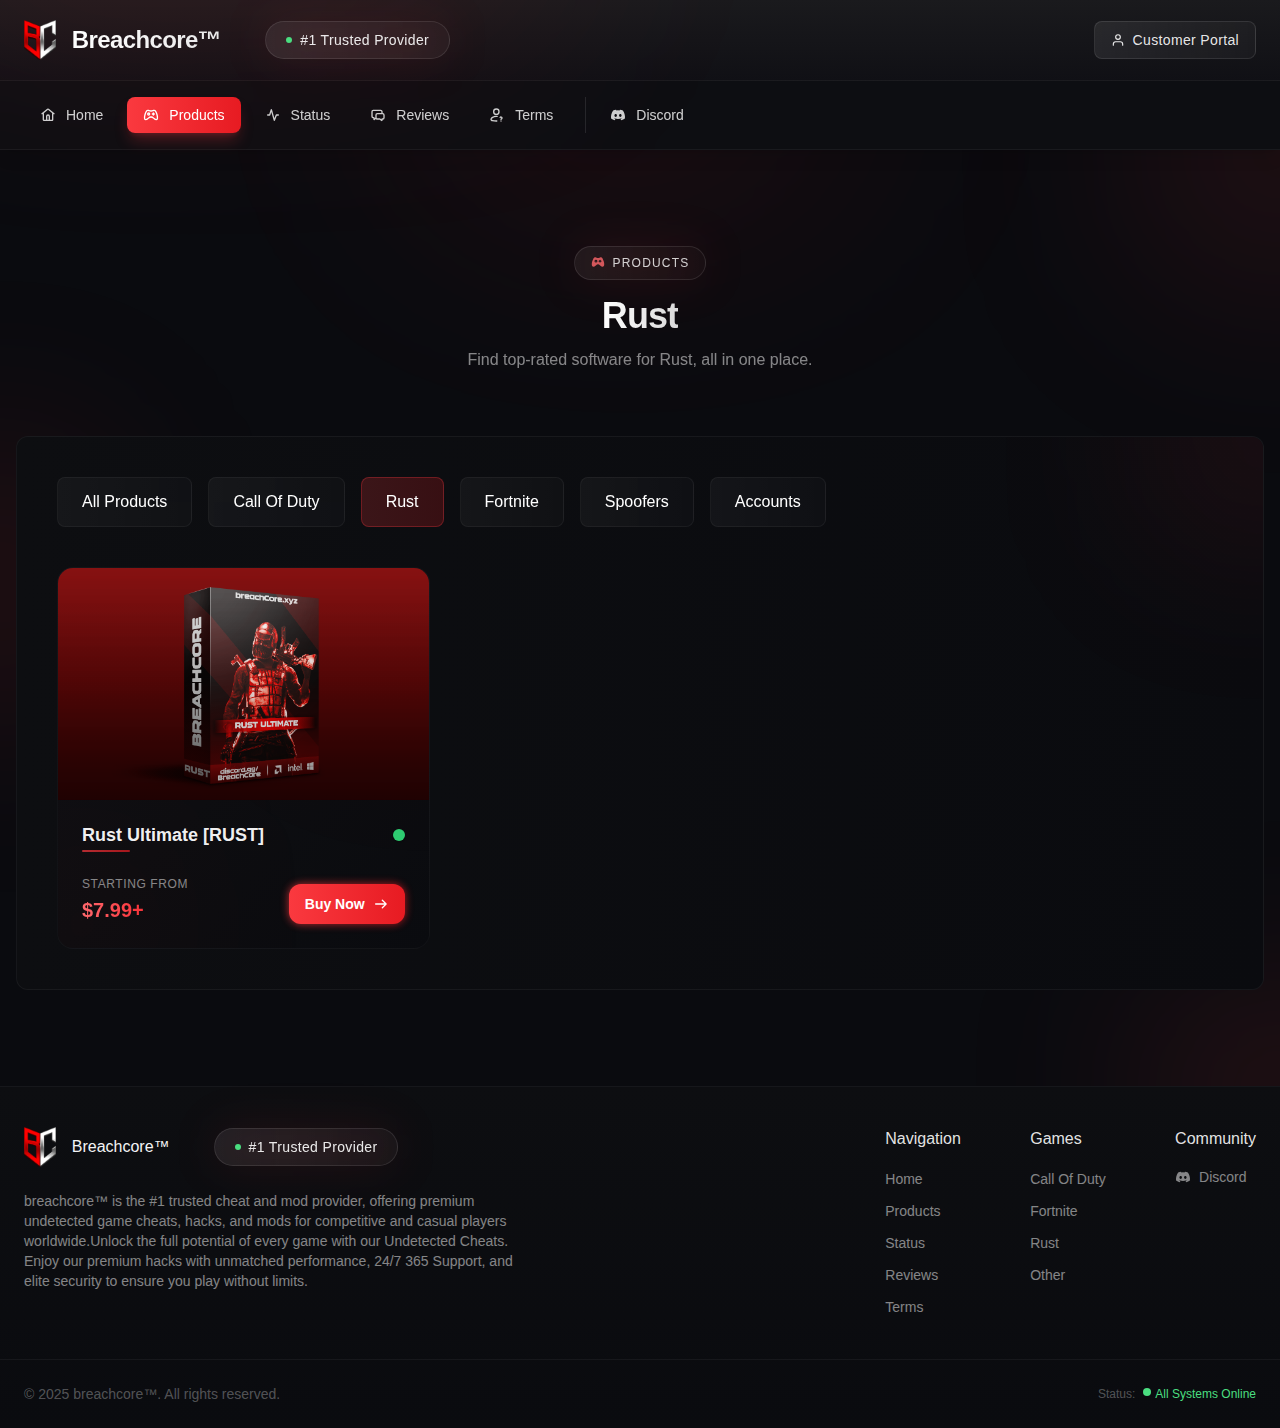
<file: products-rust.html>
<html lang="en" class="bqhsc sr swup-enabled" crxlauncher="">
<head>
    <meta http-equiv="Content-Type" content="text/html; charset=UTF-8">
    <style data-progressbar-styles="" data-swup-theme="">
        .swup-progress-bar {
            position: fixed;
            display: block;
            top: 0;
            left: 0;
            width: 100%;
            height: 3px;
            background-color: black;
            z-index: 9999;
            transition: transform 300ms ease-out, opacity 150ms 150ms ease-in;
            transform: translate3d(0, 0, 0) scaleX(var(--progress, 0));
            transform-origin: 0;
        }
    </style>
    <style>
        body {
            transition: opacity ease-in 0.2s;
        }

            body[unresolved] {
                opacity: 0;
                display: block;
                overflow: hidden;
                position: relative;
            }
    </style>

    <meta name="viewport" content="width=device-width, initial-scale=1, maximum-scale=1, user-scalable=no">
    <meta name="csrf-token" content="5HfZnlQmyRE7ygSghJvJdO8QZzF858k3PO2Yr56o">

    <meta name="robots" content="max-snippet:-1,max-image-preview:large,max-video-preview:-1">
    <link rel="canonical" href="https://breachcore.xyz/">

    <meta name="description" content="We provide what people need. Our products guarantee to change the way you play for the better.">
    <title>Breachcore™</title>
    <meta name="image" content="https://breachcore.xyz/assets/img/banner.png">
    <meta property="og:title" content="Breachcore™">
    <meta property="og:description" content="We provide what people need. Our products guarantee to change the way you play for the better.">
    <meta property="og:locale" content="en">
    <meta property="og:image" content="https://breachcore.xyz/assets/img/banner.png">
    <meta property="og:image:width" content="532">
    <meta property="og:image:height" content="543">
    <meta property="og:url" content="https://breachcore.xyz">
    <meta property="og:site_name" content="Breachcore™">
    <meta property="og:type" content="website">
    <meta name="twitter:card" content="summary">
    <meta name="twitter:title" content="Breachcore™">
    <meta name="twitter:description" content="We provide what people need. Our products guarantee to change the way you play for the better.">
    <script type="application/ld+json">{"@context":"https:\/\/schema.org","@graph":{"Organization":{"@type":"Organization","name":"breachcore\u2122","logo":{"@type":"ImageObject","url":"https:\/\/breachcore.xyz\/assets\/img\/logo.png","contentUrl":"https:\/\/breachcore.xyz\/assets\/img\/logo.png","caption":"breachcore\u2122","inLanguage":"en-US","width":276,"height":282}},"WebSite":{"@type":"WebSite","url":"https:\/\/breachcore.xyz","name":"breachcore\u2122","inLanguage":"en-US"},"WebPage":{"@type":"WebPage","url":"https:\/\/breachcore.xyz","name":"breachcore\u2122","inLanguage":"en-US"}}}</script>


    <title>Breachcore™</title>
    <link rel="icon" type="image/x-icon" href="./index_files/logo.png">

    <meta name="theme-color" content="#fa393f">

    <link rel="preconnect" href="https://fonts.bunny.net/">
    <link href="./index_files/css" rel="stylesheet">

    <script src="./products-rust_files/scrollreveal"></script>
    <style type="text/css" id="operaUserStyle"></style>
    <script>
        window.addEventListener('DOMContentLoaded', () => {
            const scrollRevealElements = document.querySelectorAll('[data-aos="fade-in"]');
            if (scrollRevealElements.length) {
                scrollRevealElements.forEach((element) => {
                    ScrollReveal().reveal(element);
                });
            }
        });
    </script>
    <style>
        html.is-animating .transition-main {
            opacity: 0;
            transition: opacity 0.25s;
        }

        #title.is-animating, #content.is-animating {
            opacity: 0;
            transition: opacity 0.35s;
        }

        .swup-progress-bar {
            height: 2px;
            background-color: #fa393f;
        }
    </style>
    <link rel="preload" as="style" href="./products-rust_files/app-Cvc42J-X.css">
    <link rel="stylesheet" href="./products-rust_files/app-Cvc42J-X.css">
    <link href="./products-rust_files/aos.css" rel="stylesheet">
    <link href="./products-rust_files/splide.min.css" rel="stylesheet">
    <style type="text/css">
        :root img[width="728"][height="90"], :root [href="https://adstub.net/cina777/"], :root [href="https://adstub.net/arab777/"], :root [href="https://adstub.net/ratu89/"], :root [href="https://adstub.net/judi89/"], :root [href^="//mage98rquewz.com/"], :root [href^="//x4pollyxxpush.com/"], :root span[id^="ezoic-pub-ad-placeholder-"], :root ins.adsbygoogle[data-ad-slot], :root ins.adsbygoogle[data-ad-client], :root img[src^="https://s-img.adskeeper.com/"], :root guj-ad, :root gpt-ad, :root div[id^="zergnet-widget"], :root div[id^="vuukle-ad-"], :root div[id^="taboola-stream-"], :root div[id^="sticky_ad_"], :root div[id^="st"][style^="z-index: 999999999;"], :root div[id^="gpt_ad_"], :root div[id^="ezoic-pub-ad-"], :root div[id^="dfp-ad-"], :root div[id^="crt-"][style], :root div[id^="apn_native_ad_slot_"], :root div[id^="adspot-"], :root div[id^="adrotate_widgets-"], :root ps-connatix-module, :root div[id^="ad_position_"], :root div[id^="ad-div-"], :root div[id*="ScriptRoot"], :root div[id*="MarketGid"], :root [href="https://adstub.net/rusia777/"], :root div[data-id-advertdfpconf], :root div[data-dfp-id], :root hl-adsense, :root div[data-contentexchange-widget], :root div[data-alias="300x250 Ad 2"], :root div[data-adzone], :root div[data-adunit-path], :root div[data-adname], :root div[data-ad-targeting], :root div[data-ad-region], :root div[data-ad-placeholder], :root div[aria-label="Ads"], :root display-ads, :root display-ad-component, :root atf-ad-slot, :root aside[id^="adrotate_widgets-"], :root amp-fx-flying-carpet, :root amp-embed[type="taboola"], :root amp-connatix-player, :root amp-ad-custom, :root amp-ad, :root div[id^="google_dfp_"], :root ad-slot, :root ad-shield-ads, :root a[style="width:100%;height:100%;z-index:10000000000000000;position:absolute;top:0;left:0;"], :root a[onmousedown^="this.href='https://paid.outbrain.com/network/redir?"] + .ob_source, :root a[onclick^="window.location.replace('https://random-affiliate.atimaze.com/"], :root a[href^="https://xbet-4.com/"], :root div[id^="ad-position-"], :root a[href^="https://www.toprevenuegate.com/"], :root a[href^="https://www.purevpn.com/"][href*="&utm_source=aff-"], :root a[href^="https://www.privateinternetaccess.com/"] > img, :root a[href^="https://financeads.net/tc.php?"], :root a[href^="https://www.mrskin.com/tour"], :root a[href^="https://www.infowarsstore.com/"] > img, :root a[href^="https://www.highperformancecpmgate.com/"], :root a[href^="https://www.highcpmrevenuenetwork.com/"], :root a[href^="https://www.get-express-vpn.com/offer/"], :root a[href^="https://lnkxt.bannerator.com/"], :root a[href^="https://www.geekbuying.com/dynamic-ads/"], :root a[href^="https://www.financeads.net/tc.php?"], :root a[href^="https://www.effectiveratecpm.com/"], :root [href^="https://www.herbanomic.com/"] > img, :root a[href^="https://maymooth-stopic.com/"], :root a[href^="https://www.dql2clk.com/"], :root a[href^="https://www.nutaku.net/signup/landing/"], :root a[href^="https://www.dating-finder.com/signup/?ai_d="], :root a[href^="https://explore-site.com/"], :root a[href^="https://www.brazzersnetwork.com/landing/"], :root [data-template-type="nativead"], :root a[href^="https://www.endorico.com/Smartlink/"], :root a[href^="https://www.adultempire.com/"][href*="?partner_id="], :root a[href^="https://voluum.prom-xcams.com/"], :root a[href^="https://twinrdsyte.com/"], :root a[href^="https://twinrdsrv.com/"], :root a[href^="https://trk.nfl-online-streams.club/"], :root a[href^="https://tracking.avapartner.com/"], :root a[href^="https://track.wg-aff.com"], :root a[href^="https://track.ultravpn.com/"], :root a[href^="https://track.afcpatrk.com/"], :root a[href^="https://torguard.net/aff.php"] > img, :root [data-identity="adhesive-ad"], :root a[href^="https://tc.tradetracker.net/"] > img, :root a[href^="https://tatrck.com/"], :root a[href^="https://click.candyoffers.com/"], :root [href^="https://zstacklife.com/"] img, :root a[href^="https://t.aslnk.link/"], :root a[href^="https://t.adating.link/"], :root a[href^="https://go.trackitalltheway.com/"], :root [href^="https://track.fiverr.com/visit/"] > img, :root a[href^="https://syndication.exoclick.com/"], :root a[href^="https://syndication.dynsrvtbg.com/"], :root div[data-alias="300x250 Ad 1"], :root a[href^="https://syndicate.contentsserved.com/"], :root a[href^="https://svb-analytics.trackerrr.com/"], :root a[href^="https://track.aftrk5.com/"], :root a[href^="https://slkmis.com/"], :root a[href^="https://myclick-2.com/"], :root a[href^="https://sexynearme.com/"], :root [data-ad-manager-id], :root a[href^="https://s.zlinkr.com/"], :root bottomadblock, :root a[href^="https://s.zlinkd.com/"], :root [href="https://adstub.net/gaza88/"], :root a[href^="https://ad.doubleclick.net/"], :root a[href^="https://static.fleshlight.com/images/banners/"], :root a[href^="https://s.zlink7.com/"], :root a[href^="https://s.zlink3.com/"], :root a[href^="https://www.mrskin.com/account/"], :root a[href^="https://s.optzsrv.com/"], :root a[href^="https://s.ma3ion.com/"], :root a[href^="https://s.eunow4u.com/"], :root #kt_player > div[style$="display: block;"][style*="inset: 0px;"], :root [href$="/sexdating.php"], :root a[href^="https://quotationfirearmrevision.com/"], :root a[href^="https://pubads.g.doubleclick.net/"], :root a[href^="https://prf.hn/click/"][href*="/camref:"] > img, :root a[href^="https://www.dating-finder.com/?ai_d="], :root a[href^="https://serve.awmdelivery.com/"], :root a[href^="https://prf.hn/click/"][href*="/adref:"] > img, :root app-ad, :root [href^="https://ap.octopuspop.com/click/"] > img, :root a[href^="https://postback1win.com/"], :root a[href^="https://mmwebhandler.aff-online.com/"], :root a[href^="https://www.bet365.com/"][href*="affiliate="], :root a[href^="https://pb-track.com/"], :root a[href^="https://pb-front.com/"], :root a[href^="https://paid.outbrain.com/network/redir?"], :root a[href^="https://streamate.com/landing/click/"], :root div[class^="Adstyled__AdWrapper-"], :root a[href^="https://osfultrbriolenai.info/"], :root a[href^="https://upsups.click/"], :root a[href^="https://ndt5.net/"], :root a[href^="https://natour.naughtyamerica.com/track/"], :root a[href^="https://mediaserver.entainpartners.com/renderBanner.do?"], :root a[href^="https://lead1.pl/"], :root a[href^="https://landing.brazzersnetwork.com/"], :root a[href^="https://join.virtuallust3d.com/"], :root a[href^="https://kiksajex.com/"], :root a[href^="https://juicyads.in/"], :root a[href^="https://snowdayonline.xyz/"], :root a[href^="https://mediaserver.gvcaffiliates.com/renderBanner.do?"], :root a[href^="https://join.dreamsexworld.com/"], :root a[href^="https://join.bannedsextapes.com/track/"], :root a[href^="https://jaxofuna.com/"], :root a[href^="https://italarizege.xyz/"], :root a[href^="https://iqbroker.com/"][href*="?aff="], :root a[href^="https://identicaldrench.com/"], :root a[href^="https://hot-growngames.life/"], :root a[href^="https://helmethomicidal.com/"], :root a[href^="https://golinks.work/"], :root a[href^="https://s.zlinkn.com/"], :root a[href^="https://go.xxxvjmp.com/"], :root a[href^="https://go.xxxjmp.com"], :root [class^="tile-picker__CitrusBannerContainer-sc-"], :root a[href^="https://go.xxxiijmp.com"], :root a[href^="https://go.xtbaffiliates.com/"], :root [data-role="tile-ads-module"], :root a[href^="https://go.xlviirdr.com"], :root div[class$="-adlabel"], :root a[href^="https://go.xlviiirdr.com"], :root a[href^="https://ismlks.com/"], :root [href^="https://www.mypillow.com/"] > img, :root a[href^="https://go.xlirdr.com"], :root [data-css-class="dfp-inarticle"], :root a[href^="https://l.hyenadata.com/"], :root a[href^="https://go.tmrjmp.com"], :root a[href^="https://zirdough.net/"], :root a[href^="https://s.deltraff.com/"], :root a[href^="https://go.markets.com/visit/?bta="], :root a[href^="https://billing.purevpn.com/aff.php"] > img, :root a[href^="https://go.hpyrdr.com/"], :root a[href^="https://lijavaxa.com/"], :root a[href^="https://go.goaserv.com/"], :root a[href^="https://t.hrtye.com/"], :root a[href^="https://go.etoro.com/"] > img, :root a[href^="https://go.dmzjmp.com"], :root a[href^="https://www.bang.com/?aff="], :root #mgb-container > #mgb, :root a[href^="https://go.admjmp.com"], :root a[href^="https://ak.stikroltiltoowi.net/"], :root a[href^="https://get.surfshark.net/aff_c?"][href*="&aff_id="] > img, :root a[href^="https://www.adskeeper.com"], :root a[data-redirect^="https://paid.outbrain.com/network/redir?"], :root [href^="https://clicks.affstrack.com/"] > img, :root a[href^="https://engine.phn.doublepimp.com/"], :root a[href^="https://engine.blueistheneworanges.com/"], :root a[href^="https://drumskilxoa.click/"], :root a[href^="https://dl-protect.net/"], :root a[href*=".foxqck.com/"], :root a[href^="https://ctosrd.com/"], :root a[href^="https://clixtrac.com/"], :root [href^="https://noqreport.com/"] > img, :root a[href^="https://clicks.pipaffiliates.com/"], :root app-advertisement, :root a[href^="https://getmatchedlocally.com/"], :root a[href^="https://clickins.slixa.com/"], :root a[href^="https://datewhisper.life/"], :root a[href^="https://get-link.xyz/"], :root a[href^="https://click.linksynergy.com/fs-bin/"] > img, :root a[href^="https://combodef.com/"], :root a[href^="https://click.hoolig.app/"], :root a[href^="https://www.onlineusershielder.com/"], :root a[href^="https://click.ggpickaff.com/"], :root a[href^="https://track.totalav.com/"], :root a[href^="https://ctrdwm.com/"], :root img[src^="https://images.purevpnaffiliates.com"], :root a[href^="https://porntubemate.com/"], :root a[href^="https://clickadilla.com/"], :root a[href^="https://click.dtiserv2.com/"], :root a[href^="https://www.adxsrve.com/"], :root a[href^="https://click.Ggpickaff.com/"], :root a[href^="https://go.xlvirdr.com"], :root a[href^="http://www.iyalc.com/"], :root a[href^="https://stardomcoit.com/"], :root a[href^="https://claring-loccelkin.com/"], :root a[href^="https://bongacams2.com/track?"], :root a[href^="https://t.ajrkm1.com/"], :root a[href^="https://bongacams10.com/track?"], :root a[href^="https://www.sheetmusicplus.com/"][href*="?aff_id="], :root a[href^="https://bngpt.com/"], :root a[href^="//hoodingluster.com/"], :root a[href^="https://black77854.com/"], :root a[href^="http://annulmentequitycereals.com/"], :root [data-taboola-options], :root a[href^="https://believessway.com/"], :root a[href^="https://Click.ggpickaff.com/"], :root a[href^="https://banners.livepartners.com/"], :root a[href^="http://revolvemockerycopper.com/"], :root a[href^="https://awptjmp.com/"], :root a[href^="https://join.sexworld3d.com/track/"], :root a[href^="https://aweptjmp.com/"], :root a[href^="https://ausoafab.net/"], :root a[href^="https://aj1070.online/"], :root a[href^="https://bc.game/"], :root a[href^="https://ak.oalsauwy.net/"], :root a[href^="https://a.bestcontentoperation.top/"], :root a[href^="https://adultfriendfinder.com/go/"], :root a[href^="https://ads.planetwin365affiliate.com/"], :root a[href^="https://ads.leovegas.com/"], :root .nya-slot[style], :root a[href^="https://a.bestcontentweb.top/"], :root a[href^="https://a2.adform.net/"], :root a[href^="https://a.candyai.love/"], :root a[href^="https://playnano.online/offerwalls/?ref="], :root a[href^="https://a.adtng.com/"], :root .banner-img > .pbl, :root [data-m-ad-id], :root a[href^="https://a-ads.com/"], :root [id^="ad_slider"], :root a[href^="https://click.ggpickyaff.com/"], :root broadstreet-zone-container, :root a[href^="https://ak.psaltauw.net/"], :root a[href^="https://1winpb.com/"], :root div[id^="rc-widget-"], :root a[href^="https://turnstileunavailablesite.com/"], :root a[href^="https://chaturbate.com/in/?"], :root a[href^="https://prf.hn/click/"][href*="/creativeref:"] > img, :root a[href*="&maxads="], :root a[href^="http://www.adultempire.com/unlimited/promo?"][href*="&partner_id="], :root a[href^="https://1betandgonow.com/"], :root div[id^="optidigital-adslot"], :root [href^="https://wsup.ai/"], :root a[href^="https://123-stream.org/"], :root a[href^="https://in.rabbtrk.com/"], :root a[href^="http://www.h4trck.com/"], :root a[href^="http://www.friendlyduck.com/AF_"], :root a[href^="http://partners.etoro.com/"], :root [href="https://chaturbate.jjgirls.com/"] > img, :root a[href^="http://cam4com.go2cloud.org/aff_c?"], :root a[href^="https://ads.betfair.com/redirect.aspx?"], :root a[href^="http://trk.globwo.online/"], :root a[href^="http://troopsassistedstupidity.com/"], :root a[href^="https://random-affiliate.atimaze.com/"], :root a-ad, :root a[href^="https://offhandpump.com/"], :root a[href^="http://stickingrepute.com/"], :root #slashboxes > .deals-rail, :root a[href^="http://join.brokestraightboys.com/track/"], :root a[href^="http://roadcontagion.com/"], :root a[href^="http://premonitioninventdisagree.com/"], :root [href^="http://mypillow.com/"] > img, :root a[href^="http://bongacams.com/track?"], :root a[href^="https://track.adform.net/"], :root a[href^="http://avthelkp.net/"], :root a[href^="https://a.medfoodhome.com/"], :root a[href^="https://engine.flixtrial.com/"], :root [data-type="ad-vertical"], :root a[href^="//startgaming.net/tienda/" i], :root a[href^="https://a.medfoodsafety.com/"], :root a[href^="//go.eabids.com/"], :root a[href^="//ejitsirdosha.net/"], :root a[href^=" https://www.friendlyduck.com/AF_"], :root [data-cl-spot-id], :root a[href*="/jump/next.php?r="], :root a[href^="https://go.rmishe.com/"], :root [href^="https://ilovemyfreedoms.com/landing-"], :root a[href^="https://syndication.optimizesrv.com/"], :root a[href*="//daichoho.com/"], :root a[href^="https://go.nordvpn.net/aff"] > img, :root .\[\&_\.gdprAdTransparencyCogWheelButton\]\:\!pjra-z-\[5\], :root [href^="http://clicks.totemcash.com/"], :root a[href^="https://ad.zanox.com/ppc/"] > img, :root a[href^="https://lone-pack.com/"], :root [data-d-ad-id], :root a[href*=".engine.adglare.net/"], :root a[href^="https://t.ajrkm3.com/"], :root [href^="https://aads.com/campaigns/"], :root a[href^="//stighoazon.com/"], :root div[id^="lazyad-"], :root a[href^="http://com-1.pro/"], :root [href^="https://www.profitablegatecpm.com/"], :root a[href*=".cfm?domain="][href*="&fp="], :root [data-ad-name], :root a[href^="https://loboclick.com/"], :root a[data-url^="https://vulpix.bet/?ref="], :root a[href^="https://ab.advertiserurl.com/aff/"], :root a[data-oburl^="https://paid.outbrain.com/network/redir?"], :root a[href^="https://go.xlivrdr.com"], :root [onclick^="location.href='https://1337x.vpnonly.site/"], :root [id^="section-ad-banner"], :root a[href^="https://www.goldenfrog.com/vyprvpn?offer_id="][href*="&aff_id="], :root a[href^="https://wmctjd.com/"], :root a[href*="//jjgirls.com/sex/Chaturbate"], :root [id^="ad-wrap-"], :root [href^="https://zone.gotrackier.com/"], :root a[href^="http://sarcasmadvisor.com/"], :root [href^="https://www.restoro.com/"], :root [href^="https://www.targetingpartner.com/"], :root .section-subheader > .section-hotel-prices-header, :root [href^="https://www.hostg.xyz/"] > img, :root a[href^="http://adultfriendfinder.com/go/"], :root a[href^="https://fastestvpn.com/lifetime-special-deal?a_aid="], :root a[href^="https://tour.mrskin.com/"], :root [href^="https://www.brighteonstore.com/products/"] img, :root citrus-ad-wrapper, :root a[href^="https://go.grinsbest.com/"], :root a[href^="https://vo2.qrlsx.com/"], :root [href^="https://www.avantlink.com/click.php"] img, :root [href^="https://wwp.hoqodd.com/redirect-zone/"], :root div[id^="div-ads-"], :root [href^="https://rapidgator.net/article/premium/ref/"], :root [href^="https://join.girlsoutwest.com/"], :root a[href^="https://activate-game.com/"], :root .scroll-fixable.rail-right > .deals-rail, :root [data-wpas-zoneid], :root a[href^="https://track.aftrk3.com/"], :root [href^="https://join3.bannedsextapes.com"], :root a[href^="https://bodelen.com/"], :root a[href*=".g2afse.com/"], :root div[id^="adngin-"], :root [data-rc-widget], :root span[data-ez-ph-id], :root [href^="https://track.aftrk1.com/"], :root [href^="https://join.playboyplus.com/track/"], :root a[href^="https://go.xxxijmp.com"], :root [href^="https://istlnkcl.com/"], :root a[href^="https://t.acam.link/"], :root a[href^="https://go.strpjmp.com/"], :root [href^="https://url.totaladblock.com/"], :root a[href^="https://tm-offers.gamingadult.com/"], :root [href^="https://charmingdatings.life/"], :root [href="https://adstub.net/indo666/"], :root [href^="https://glersakr.com/"], :root a[href^="https://a.bestcontentfood.top/"], :root [href^="https://cpa.10kfreesilver.com/"], :root [data-id^="div-gpt-ad"], :root a[href^="https://tracker.loropartners.com/"], :root [href^="https://awbbjmp.com/"], :root div[ow-ad-unit-wrapper], :root a[data-href^="http://ads.trafficjunky.net/"], :root [data-advadstrackid], :root a[href^="https://www.friendlyduck.com/AF_"], :root [href^="https://ad1.adfarm1.adition.com/"], :root a[href^="https://bngprm.com/"], :root [href^="https://shiftnetwork.infusionsoft.com/go/"] > img, :root a[href^="https://go.bushheel.com/"], :root a[href^="https://ctjdwm.com/"], :root a[href^="https://camfapr.com/landing/click/"], :root div[data-ad-wrapper], :root .gnt_em_vp_c[data-g-s="vp_dk"], :root [href="//sexcams.plus/"], :root [href^="http://www.mypillow.com/"] > img, :root a[href^="https://promerycergerful.com/"], :root #kt_player > a[target="_blank"], :root [href="https://ourgoldguy.com/contact/"] img, :root .ob_container .item-container-obpd, :root [id^="div-gpt-ad"], :root [href="https://jdrucker.com/gold"] > img, :root a[href^="https://join.virtualtaboo.com/track/"], :root [id^="ad_sky"], :root [name^="google_ads_iframe"], :root a[href^="https://www.liquidfire.mobi/"], :root .grid > .container > #aside-promotion, :root DFP-AD, :root [href^="https://go.xlrdr.com"], :root a[href^="https://s.cant3am.com/"], :root [data-testid^="taboola-"], :root [data-testid^="section-AdRowBillboard"], :root a[href^="https://track.1234sd123.com/"], :root zeus-ad, :root [data-testid="prism-ad-wrapper"], :root [href^="https://ad.admitad.com/"], :root [href^="https://mypillow.com/"] > img, :root [data-testid="ad_testID"], :root a[href^="https://trk.softonixs.xyz/"], :root [href^="https://www.mypatriotsupply.com/"] > img, :root [href^="https://antiagingbed.com/discount/"] > img, :root a[href*=".adsrv.eacdn.com/"], :root a[href^="https://go.cmtaffiliates.com/"], :root [href^="https://optimizedelite.com/"] > img, :root [data-testid="adBanner-wrapper"], :root [href^="https://mylead.global/stl/"] > img, :root [href^="https://mypatriotsupply.com/"] > img, :root a[href^="https://go.hpyjmp.com"], :root iframe[scrolling="no"][sandbox*="allow-popups allow-modals"][style^="width: 100%; height: 100%; border: none;"], :root [href^="https://mystore.com/"] > img, :root [href^="https://wct.link/click?"], :root div[data-adunit], :root app-large-ad, :root [href^="https://turtlebids.irauctions.com/"] img, :root a[href^="https://witnessjacket.com/"], :root [data-mobile-ad-id], :root [data-dynamic-ads], :root [class^="amp-ad-"], :root a[href^="http://handgripvegetationhols.com/"], :root a[href^="https://go.rmhfrtnd.com"], :root a[href^="https://go.bbrdbr.com"], :root a[href^="https://fc.lc/ref/"], :root [data-adshim], :root topadblock, :root a[href^="//s.zlinkd.com/"], :root #teaser1[style^="width:autopx;"], :root [href^="https://www.cloudways.com/en/?id"], :root [data-asg-ins], :root a[href^="https://gamingadlt.com/?offer="], :root a[href^="https://rixofa.com/"], :root a[href^="https://best-experience-cool.com/"], :root [data-desktop-ad-id], :root [data-adbridg-ad-class], :root #teaser3[style^="width:autopx;"], :root [data-adblockkey], :root [data-block-type="ad"], :root [data-ad-width], :root [onclick*="content.ad/"], :root AMP-AD, :root [data-ad-cls], :root [data-ez-name], :root a[href^="https://go.mnaspm.com/"], :root a[href^="https://service.bv-aff-trx.com/"], :root a[href^="https://6-partner.com/"], :root [class^="s2nPlayer"], :root [href^="https://affiliate.fastcomet.com/"] > img, :root [class^="adDisplay-module"], :root a[href^="https://adclick.g.doubleclick.net/"], :root [data-freestar-ad][id], :root AD-SLOT, :root a[href^="https://www.googleadservices.com/pagead/aclk?"] > img, :root [data-ad-module], :root a[href^="https://go.skinstrip.net"][href*="?campaignId="], :root #teaser2[style^="width:autopx;"], :root [data-revive-zoneid], :root a[href^="https://losingoldfry.com/"], :root div[id^="div-gpt-"], :root a[href^="https://gml-grp.com/"], :root .ob_dual_right > .ob_ads_header ~ .odb_div, :root a[href^="http://tc.tradetracker.net/"] > img, :root [data-testid="commercial-label-taboola"], :root [class^="div-gpt-ad"], :root a[href^="https://traffdaq.com/"], :root a[href^="https://cam4com.go2cloud.org/"], :root a[href^="http://li.blogtrottr.com/click?"], :root a[href^="https://www8.smartadserver.com/"], :root a[href^="https://pb-imc.com/"], :root a[onmousedown^="this.href='https://paid.outbrain.com/network/redir?"], :root a[href^="https://t.ajump1.com/"], :root a[href^="https://wittered-mainging.com/"], :root #teaser3[style="width: 100%;text-align: center;display: scroll;position:fixed;bottom: 0;margin: 0 auto;z-index: 103;"] {
            display: none !important;
        }
    </style>
    <style></style>
</head>
<body class="psjv6 atig9 kxvz2 dsfqk" data-aos-easing="ease" data-aos-duration="400" data-aos-delay="0" style="height: 100%;">
    <div class="cic1z iahns xcmp8 ctwkx">
        <div>
            <header class="qyatz ucc13 ti3b1 hoibp" x-data="navbar">
                <div class="othpa u5j55">
                    <div class="dgrwg z9lwn tfdsb qyatz">
                        <div class="b9qh0 -top-32 -left-20 nq9mz tzayt mfkub ou39r zbhfx k4as0 ax0n2 r4zpa zxzlc"></div>

                        <div class="iahns jp0w2 ctwkx jsmnu qyatz vyaf5 wa9ff">
                            <div class="iahns jsmnu ctwkx ko3km l3f7f n3ukw gqslg">
                                <a href="https://breachcore.xyz/" class="grt2n iahns jsmnu b6c6z lv8iq d4m3d qlp60">
                                    <img class="r14yo" alt="Breachcore™ Logo" src="./index_files/logo.png">
                                    <span class="j0e2f j7qpn k4as0 kr3uj fi1fx m77td wp93l ngtkt">
                                        Breachcore™
                                    </span>
                                </a>

                                <div class="upqiq xo2yk gb5ej byd3r k4as0 poohr iwi7g bob59 ou39r mjqru l6tat qyatz salq1">
                                    <div class="b9qh0 mqj0s k4as0 py1v3 uy0yv ou39r qcrvd"></div>
                                    <span class="qyatz wzjhr y5y0a zhecc x7mel iahns jsmnu q6r86">
                                        <span class="tyf5n onc4e w1uoi kyvuw ou39r uazz3"></span>
                                        #1 Trusted Provider
                                    </span>
                                </div>

                                <div class="iahns jsmnu q6r86 oldo3">

                                    <button type="button" x-on:click="toggleMobileMenu" x-ref="mobileMenuBtn" class="xugga xguqc y1wxu mjqru yvnvc dmwlo wvnxf tm9tv">
                                        <div class="dpgm8 k4z1z agrh2 ou39r vxra1 dmwlo l78j2" x-bind:class="{ &#39;tl0mq d9gfy&#39;: showMobileMenu }"></div>
                                        <div class="dpgm8 gaw7z k4z1z agrh2 ou39r vxra1 dmwlo l78j2" x-bind:class="{ &#39;-translate-y-1 -rotate-45&#39;: showMobileMenu }"></div>
                                    </button>
                                </div>
                            </div>
                                <a href="https://discord.com/invite/BreachCore" target="_blank" class="v9gja e4z8a dy5ir ltg9z grt2n">
                                    <svg xmlns="http://www.w3.org/2000/svg" class="clrut -mt-px" viewBox="0 0 24 24"><!-- Icon from MingCute Icon by MingCute Design - https://github.com/Richard9394/MingCute/blob/main/LICENSE --><g fill="none" fill-rule="evenodd"><path d="m12.593 23.258l-.011.002l-.071.035l-.02.004l-.014-.004l-.071-.035q-.016-.005-.024.005l-.004.01l-.017.428l.005.02l.01.013l.104.074l.015.004l.012-.004l.104-.074l.012-.016l.004-.017l-.017-.427q-.004-.016-.017-.018m.265-.113l-.013.002l-.185.093l-.01.01l-.003.011l.018.43l.005.012l.008.007l.201.093q.019.005.029-.008l.004-.014l-.034-.614q-.005-.018-.02-.022m-.715.002a.02.02 0 0 0-.027.006l-.006.014l-.034.614q.001.018.017.024l.015-.002l.201-.093l.01-.008l.004-.011l.017-.43l-.003-.012l-.01-.01z"></path><path fill="currentColor" d="M16 14a5 5 0 0 1 4.995 4.783L21 19v2a1 1 0 0 1-1.993.117L19 21v-2a3 3 0 0 0-2.824-2.995L16 16H8a3 3 0 0 0-2.995 2.824L5 19v2a1 1 0 0 1-1.993.117L3 21v-2a5 5 0 0 1 4.783-4.995L8 14zM12 2a5 5 0 1 1 0 10a5 5 0 0 1 0-10m0 2a3 3 0 1 0 0 6a3 3 0 0 0 0-6"></path></g></svg>
                                    <span>Customer Portal</span>
                                </a>
                            </div>
                            <div x-ref="mobileMenu" class="b9qh0 fmlhg we8xx dlq1j z9lwn s50py tpgm3 d508i dmwlo l78j2 oldo3 j9c5j a8oon zjrsg" x-bind:class="{ &#39;rbc3j po0pr whez0&#39;: showMobileMenu, &#39;j9c5j a8oon zjrsg&#39;: !showMobileMenu }">
                                <nav class="nq9mz itzgm mjqru u5j55 nsp8u xugga mzgkw qli5n ihfst" aria-label="Mobile Navigation">
                                    <ul class="iahns xcmp8 q6r86 dajdv zhecc">
                                        <li>
                                            <a href="https://breachcore.xyz/" class="grt2n iahns jsmnu u7q06 m6cr5 cd5xy xguqc dmwlo d4m3d k4as0 egg01 uktm6 pz7xt qli5n gx3yz">
                                                <svg xmlns="http://www.w3.org/2000/svg" class="a45w7" viewBox="0 0 24 24"><g fill="none"><path d="m12.593 23.258l-.011.002l-.071.035l-.02.004l-.014-.004l-.071-.035q-.016-.005-.024.005l-.004.01l-.017.428l.005.02l.01.013l.104.074l.015.004l.012-.004l.104-.074l.012-.016l.004-.017l-.017-.427q-.004-.016-.017-.018m.265-.113l-.013.002l-.185.093l-.01.01l-.003.011l.018.43l.005.012l.008.007l.201.093q.019.005.029-.008l.004-.014l-.034-.614q-.005-.018-.02-.022m-.715.002a.02.02 0 0 0-.027.006l-.006.014l-.034.614q.001.018.017.024l.015-.002l.201-.093l.01-.008l.004-.011l.017-.43l-.003-.012l-.01-.01z"></path><path fill="currentColor" d="M10.772 2.688a2 2 0 0 1 2.317-.099l.139.1l8.384 6.52c.721.561.37 1.692-.499 1.785l-.116.006H20v8a2 2 0 0 1-1.85 1.995L18 21H6a2 2 0 0 1-1.994-1.85L4 19v-8h-.997C2.09 11 1.671 9.892 2.3 9.285l.088-.076zM12 4.267L5.625 9.225c.229.185.375.468.375.785V19h3v-5a3 3 0 1 1 6 0v5h3v-8.99c0-.317.146-.6.375-.785zM12 13a1 1 0 0 0-1 1v5h2v-5a1 1 0 0 0-1-1"></path></g></svg>
                                                <span>Home</span>
                                            </a>
                                        </li>
                                        <li>
                                            <a href="https://breachcore.xyz/products" class="grt2n iahns jsmnu u7q06 m6cr5 cd5xy xguqc dmwlo d4m3d bd7hm dd145 vz9w9 fa792">
                                                <svg xmlns="http://www.w3.org/2000/svg" class="a45w7" viewBox="0 0 24 24"><g fill="none" fill-rule="evenodd"><path d="m12.593 23.258l-.011.002l-.071.035l-.02.004l-.014-.004l-.071-.035q-.016-.005-.024.005l-.004.01l-.017.428l.005.02l.01.013l.104.074l.015.004l.012-.004l.104-.074l.012-.016l.004-.017l-.017-.427q-.004-.016-.017-.018m.265-.113l-.013.002l-.185.093l-.01.01l-.003.011l.018.43l.005.012l.008.007l.201.093q.019.005.029-.008l.004-.014l-.034-.614q-.005-.018-.02-.022m-.715.002a.02.02 0 0 0-.027.006l-.006.014l-.034.614q.001.018.017.024l.015-.002l.201-.093l.01-.008l.004-.011l.017-.43l-.003-.012l-.01-.01z"></path><path fill="currentColor" d="M17 4c.763 0 1.394.434 1.856.89c.481.473.922 1.109 1.314 1.81c.787 1.406 1.472 3.243 1.925 5.058c.45 1.801.699 3.682.54 5.161C22.475 18.404 21.71 20 20 20c-1.476 0-2.652-.76-3.614-1.531l-.351-.289l-.492-.415l-.444-.368C14.08 16.572 13.175 16 12 16s-2.08.572-3.099 1.397l-.444.368l-.492.415l-.35.289C6.651 19.24 5.475 20 4 20c-1.711 0-2.476-1.596-2.635-3.081c-.158-1.48.09-3.36.54-5.161c.453-1.815 1.138-3.652 1.925-5.059c.392-.7.833-1.336 1.314-1.81C5.606 4.434 6.237 4 7 4c.515 0 1.018.123 1.513.27l.592.181q.148.046.295.087c.865.248 1.75.462 2.6.462s1.735-.214 2.6-.462l.885-.267C15.983 4.124 16.49 4 17 4m0 2c-.383 0-.783.116-1.171.243l-.458.151l-.221.068c-.885.252-2 .538-3.15.538s-2.265-.286-3.15-.538l-.22-.068l-.459-.151C7.783 6.115 7.383 6 7 6c-.418.078-.793.585-1.076 1.055l-.158.275l-.19.346c-.682 1.218-1.31 2.88-1.73 4.567c-.395 1.576-.587 3.086-.514 4.21l.026.293l.02.176l.03.208c.069.401.218.87.592.87c.812 0 1.49-.404 2.333-1.074l.403-.328l.76-.636l.344-.28C8.904 14.839 10.235 14 12 14s3.096.84 4.16 1.682l.345.28l.76.636l.402.328C18.51 17.596 19.187 18 20 18c.34 0 .494-.387.571-.759l.038-.218l.037-.317c.123-1.146-.067-2.765-.491-4.463c-.386-1.546-.946-3.072-1.562-4.254l-.359-.66l-.158-.273C17.793 6.585 17.418 6.078 17 6M8.5 8a2.5 2.5 0 1 1 0 5a2.5 2.5 0 0 1 0-5m7 0a1 1 0 0 1 .993.883L16.5 9v.5h.5a1 1 0 0 1 .117 1.993L17 11.5h-.5v.5a1 1 0 0 1-1.993.117L14.5 12v-.5H14a1 1 0 0 1-.117-1.993L14 9.5h.5V9a1 1 0 0 1 1-1m-7 2a.5.5 0 1 0 0 1a.5.5 0 0 0 0-1"></path></g></svg>
                                                <span>Products</span>
                                            </a>
                                        </li>
                                        <li>
                                            <a href="https://breachcore.xyz/status" class="grt2n iahns jsmnu u7q06 m6cr5 cd5xy xguqc dmwlo d4m3d bd7hm dd145 vz9w9 fa792">
                                                <svg xmlns="http://www.w3.org/2000/svg" class="a45w7" viewBox="0 0 24 24"><g fill="none" fill-rule="evenodd"><path d="m12.594 23.258l-.012.002l-.071.035l-.02.004l-.014-.004l-.071-.036q-.016-.004-.024.006l-.004.01l-.017.428l.005.02l.01.013l.104.074l.015.004l.012-.004l.104-.074l.012-.016l.004-.017l-.017-.427q-.004-.016-.016-.018m.264-.113l-.014.002l-.184.093l-.01.01l-.003.011l.018.43l.005.012l.008.008l.201.092q.019.005.029-.008l.004-.014l-.034-.614q-.005-.019-.02-.022m-.715.002a.02.02 0 0 0-.027.006l-.006.014l-.034.614q.001.018.017.024l.015-.002l.201-.093l.01-.008l.003-.011l.018-.43l-.003-.012l-.01-.01z"></path><path fill="currentColor" d="M9.514 3a1 1 0 0 1 .949.73l3.673 13.06l1.928-5.141A1 1 0 0 1 17 11h3a1 1 0 1 1 0 2h-2.307l-2.757 7.351a1 1 0 0 1-1.899-.08L9.45 7.514l-1.496 4.784A1 1 0 0 1 7 13H4a1 1 0 1 1 0-2h2.265l2.28-7.298A1 1 0 0 1 9.516 3Z"></path></g></svg>
                                                <span>Status</span>
                                            </a>
                                        </li>
                                        <li>
                                            <a href="https://discord.com/invite/BreachCore" class="grt2n iahns jsmnu u7q06 m6cr5 cd5xy xguqc dmwlo d4m3d bd7hm dd145 vz9w9 fa792">
                                                <svg xmlns="http://www.w3.org/2000/svg" class="a45w7" viewBox="0 0 24 24"><g fill="none"><path d="m12.593 23.258l-.011.002l-.071.035l-.02.004l-.014-.004l-.071-.035q-.016-.005-.024.005l-.004.01l-.017.428l.005.02l.01.013l.104.074l.015.004l.012-.004l.104-.074l.012-.016l.004-.017l-.017-.427q-.004-.016-.017-.018m.265-.113l-.013.002l-.185.093l-.01.01l-.003.011l.018.43l.005.012l.008.007l.201.093q.019.005.029-.008l.004-.014l-.034-.614q-.005-.018-.02-.022m-.715.002a.02.02 0 0 0-.027.006l-.006.014l-.034.614q.001.018.017.024l.015-.002l.201-.093l.01-.008l.004-.011l.017-.43l-.003-.012l-.01-.01z"></path><path fill="currentColor" d="M16 4a3 3 0 0 1 2.995 2.824L19 7v2a3 3 0 0 1 2.995 2.824L22 12v4a3 3 0 0 1-2.824 2.995L19 19v.966c0 1.02-1.143 1.594-1.954 1.033l-.096-.072L14.638 19H11a3 3 0 0 1-1.998-.762l-.14-.134L7 19.5c-.791.593-1.906.075-1.994-.879L5 18.5V17a3 3 0 0 1-2.995-2.824L2 14V7a3 3 0 0 1 2.824-2.995L5 4zm3 7h-8a1 1 0 0 0-1 1v4a1 1 0 0 0 1 1h3.638a2 2 0 0 1 1.28.464l1.088.906A1.5 1.5 0 0 1 18.5 17h.5a1 1 0 0 0 1-1v-4a1 1 0 0 0-1-1m-3-5H5a1 1 0 0 0-1 1v7a1 1 0 0 0 1 1h.5A1.5 1.5 0 0 1 7 16.5v.5l1.01-.757A3 3 0 0 1 8 16v-4a3 3 0 0 1 3-3h6V7a1 1 0 0 0-1-1"></path></g></svg>
                                                <span>Reviews</span>
                                            </a>
                                        </li>
                                        <li>
                                            <a href="https://breachcore.xyz/terms" class="grt2n iahns jsmnu u7q06 m6cr5 cd5xy xguqc dmwlo d4m3d bd7hm dd145 vz9w9 fa792">
                                                <svg xmlns="http://www.w3.org/2000/svg" class="a45w7" viewBox="0 0 24 24"><g fill="none" fill-rule="evenodd"><path d="m12.594 23.258l-.012.002l-.071.035l-.02.004l-.014-.004l-.071-.036q-.016-.004-.024.006l-.004.01l-.017.428l.005.02l.01.013l.104.074l.015.004l.012-.004l.104-.074l.012-.016l.004-.017l-.017-.427q-.004-.016-.016-.018m.264-.113l-.014.002l-.184.093l-.01.01l-.003.011l.018.43l.005.012l.008.008l.201.092q.019.005.029-.008l.004-.014l-.034-.614q-.005-.019-.02-.022m-.715.002a.02.02 0 0 0-.027.006l-.006.014l-.034.614q.001.018.017.024l.015-.002l.201-.093l.01-.008l.003-.011l.018-.43l-.003-.012l-.01-.01z"></path><path fill="currentColor" d="M11 2a5 5 0 1 0 0 10a5 5 0 0 0 0-10M8 7a3 3 0 1 1 6 0a3 3 0 0 1-6 0M4 18.5c0-.18.09-.489.413-.899c.316-.4.804-.828 1.451-1.222C7.157 15.589 8.977 15 11 15q.563 0 1.105.059a1 1 0 1 0 .211-1.99A13 13 0 0 0 11 13c-2.395 0-4.575.694-6.178 1.672c-.8.488-1.484 1.064-1.978 1.69C2.358 16.976 2 17.713 2 18.5c0 .845.411 1.511 1.003 1.986c.56.45 1.299.748 2.084.956C6.665 21.859 8.771 22 11 22l.685-.005a1 1 0 1 0-.027-2L11 20c-2.19 0-4.083-.143-5.4-.492c-.663-.175-1.096-.382-1.345-.582C4.037 18.751 4 18.622 4 18.5M17 21a1 1 0 0 1 .883-.993l.119-.007a1 1 0 0 1 .117 1.993L18 22a1 1 0 0 1-1-1m.567-4.75a.5.5 0 0 1 .933.25c0 .135-.048.255-.321.48l-.145.114l-.11.082c-.074.055-.162.12-.243.186l-.139.116a1.7 1.7 0 0 0-.488.697a1 1 0 0 0 1.835.782l.097-.077l.357-.27l.107-.086l.181-.158c.406-.374.869-.968.869-1.866a2.5 2.5 0 0 0-4.662-1.257a1 1 0 0 0 1.729 1.007"></path></g></svg>
                                                <span>Terms</span>
                                            </a>
                                        </li>
                                        <li aria-hidden="true" class="t5hbz qph1r law8c n7j1h"></li>
                                        <li>
                                            <a href="https://discord.com/invite/BreachCore" target="_blank" rel="noopener" class="grt2n iahns jsmnu u7q06 m6cr5 cd5xy xguqc bd7hm dmwlo d4m3d dd145 vz9w9 fa792">
                                                <svg xmlns="http://www.w3.org/2000/svg" class="a45w7" viewBox="0 0 24 24"><path fill="currentColor" d="M19.27 5.33C17.94 4.71 16.5 4.26 15 4a.1.1 0 0 0-.07.03c-.18.33-.39.76-.53 1.09a16.1 16.1 0 0 0-4.8 0c-.14-.34-.35-.76-.54-1.09c-.01-.02-.04-.03-.07-.03c-1.5.26-2.93.71-4.27 1.33c-.01 0-.02.01-.03.02c-2.72 4.07-3.47 8.03-3.1 11.95c0 .02.01.04.03.05c1.8 1.32 3.53 2.12 5.24 2.65c.03.01.06 0 .07-.02c.4-.55.76-1.13 1.07-1.74c.02-.04 0-.08-.04-.09c-.57-.22-1.11-.48-1.64-.78c-.04-.02-.04-.08-.01-.11c.11-.08.22-.17.33-.25c.02-.02.05-.02.07-.01c3.44 1.57 7.15 1.57 10.55 0c.02-.01.05-.01.07.01c.11.09.22.17.33.26c.04.03.04.09-.01.11c-.52.31-1.07.56-1.64.78c-.04.01-.05.06-.04.09c.32.61.68 1.19 1.07 1.74c.03.01.06.02.09.01c1.72-.53 3.45-1.33 5.25-2.65c.02-.01.03-.03.03-.05c.44-4.53-.73-8.46-3.1-11.95c-.01-.01-.02-.02-.04-.02M8.52 14.91c-1.03 0-1.89-.95-1.89-2.12s.84-2.12 1.89-2.12c1.06 0 1.9.96 1.89 2.12c0 1.17-.84 2.12-1.89 2.12m6.97 0c-1.03 0-1.89-.95-1.89-2.12s.84-2.12 1.89-2.12c1.06 0 1.9.96 1.89 2.12c0 1.17-.83 2.12-1.89 2.12"></path></svg>
                                                <span>Discord</span>
                                            </a>
                                        </li>
                                        </li>
                                        <li class="y84ha">
                                            <a href="https://discord.com/invite/BreachCore" target="_blank" rel="noopener" class="grt2n iahns jsmnu gs1p4 u7q06 m6cr5 cd5xy xguqc k4as0 egg01 uktm6 pz7xt yrgo8 qli5n gx3yz dmwlo d4m3d j4sin lxdiy">
                                                <svg xmlns="http://www.w3.org/2000/svg" class="a45w7" viewBox="0 0 24 24"><path fill="currentColor" d="M12 1a5 5 0 0 1 5 5v2h1a3 3 0 0 1 3 3v7a3 3 0 0 1-3 3H6a3 3 0 0 1-3-3v-7a3 3 0 0 1 3-3h1V6a5 5 0 0 1 5-5m0 2a3 3 0 0 0-3 3v2h6V6a3 3 0 0 0-3-3"></path></svg>
                                                <span>Customer Login</span>
                                            </a>
                                        </li>
                                    </ul>
                                </nav>
                            </div>
                        </div>
                    </div>
                </div>

                <nav class="oc17u mzgkw othpa u5j55 qli5n ihfst salq1 upqiq z0xhw p3o16 f3c3x" id="nav">
                    <div class="dgrwg z9lwn tfdsb v9z63">
                        <div class="iahns jp0w2 tfq3e ctwkx jsmnu">
                            <ul class="iahns q6r86">
                                <li>
                                    <a href="https://breachcore.xyz/" class="grt2n iahns jsmnu u7q06 m6cr5 gb5ej wzjhr zhecc xguqc dmwlo d4m3d bd7hm dd145 vz9w9">
                                        <svg xmlns="http://www.w3.org/2000/svg" class="a45w7" viewBox="0 0 24 24"><!-- Icon from MingCute Icon by MingCute Design - https://github.com/Richard9394/MingCute/blob/main/LICENSE --><g fill="none"><path d="m12.593 23.258l-.011.002l-.071.035l-.02.004l-.014-.004l-.071-.035q-.016-.005-.024.005l-.004.01l-.017.428l.005.02l.01.013l.104.074l.015.004l.012-.004l.104-.074l.012-.016l.004-.017l-.017-.427q-.004-.016-.017-.018m.265-.113l-.013.002l-.185.093l-.01.01l-.003.011l.018.43l.005.012l.008.007l.201.093q.019.005.029-.008l.004-.014l-.034-.614q-.005-.018-.02-.022m-.715.002a.02.02 0 0 0-.027.006l-.006.014l-.034.614q.001.018.017.024l.015-.002l.201-.093l.01-.008l.004-.011l.017-.43l-.003-.012l-.01-.01z"></path><path fill="currentColor" d="M10.772 2.688a2 2 0 0 1 2.317-.099l.139.1l8.384 6.52c.721.561.37 1.692-.499 1.785l-.116.006H20v8a2 2 0 0 1-1.85 1.995L18 21H6a2 2 0 0 1-1.994-1.85L4 19v-8h-.997C2.09 11 1.671 9.892 2.3 9.285l.088-.076zM12 4.267L5.625 9.225c.229.185.375.468.375.785V19h3v-5a3 3 0 1 1 6 0v5h3v-8.99c0-.317.146-.6.375-.785zM12 13a1 1 0 0 0-1 1v5h2v-5a1 1 0 0 0-1-1"></path></g></svg>
                                        <span>Home</span>
                                    </a>
                                </li>
                                <li>
                                    <a href="https://breachcore.xyz/products" class="grt2n iahns jsmnu u7q06 m6cr5 gb5ej wzjhr zhecc xguqc dmwlo d4m3d k4as0 egg01 uktm6 pz7xt qli5n gx3yz">
                                        <svg xmlns="http://www.w3.org/2000/svg" class="a45w7" viewBox="0 0 24 24"><!-- Icon from MingCute Icon by MingCute Design - https://github.com/Richard9394/MingCute/blob/main/LICENSE --><g fill="none" fill-rule="evenodd"><path d="m12.593 23.258l-.011.002l-.071.035l-.02.004l-.014-.004l-.071-.035q-.016-.005-.024.005l-.004.01l-.017.428l.005.02l.01.013l.104.074l.015.004l.012-.004l.104-.074l.012-.016l.004-.017l-.017-.427q-.004-.016-.017-.018m.265-.113l-.013.002l-.185.093l-.01.01l-.003.011l.018.43l.005.012l.008.007l.201.093q.019.005.029-.008l.004-.014l-.034-.614q-.005-.018-.02-.022m-.715.002a.02.02 0 0 0-.027.006l-.006.014l-.034.614q.001.018.017.024l.015-.002l.201-.093l.01-.008l.004-.011l.017-.43l-.003-.012l-.01-.01z"></path><path fill="currentColor" d="M17 4c.763 0 1.394.434 1.856.89c.481.473.922 1.109 1.314 1.81c.787 1.406 1.472 3.243 1.925 5.058c.45 1.801.699 3.682.54 5.161C22.475 18.404 21.71 20 20 20c-1.476 0-2.652-.76-3.614-1.531l-.351-.289l-.492-.415l-.444-.368C14.08 16.572 13.175 16 12 16s-2.08.572-3.099 1.397l-.444.368l-.492.415l-.35.289C6.651 19.24 5.475 20 4 20c-1.711 0-2.476-1.596-2.635-3.081c-.158-1.48.09-3.36.54-5.161c.453-1.815 1.138-3.652 1.925-5.059c.392-.7.833-1.336 1.314-1.81C5.606 4.434 6.237 4 7 4c.515 0 1.018.123 1.513.27l.592.181q.148.046.295.087c.865.248 1.75.462 2.6.462s1.735-.214 2.6-.462l.885-.267C15.983 4.124 16.49 4 17 4m0 2c-.383 0-.783.116-1.171.243l-.458.151l-.221.068c-.885.252-2 .538-3.15.538s-2.265-.286-3.15-.538l-.22-.068l-.459-.151C7.783 6.115 7.383 6 7 6c-.418.078-.793.585-1.076 1.055l-.158.275l-.19.346c-.682 1.218-1.31 2.88-1.73 4.567c-.395 1.576-.587 3.086-.514 4.21l.026.293l.02.176l.03.208c.069.401.218.87.592.87c.812 0 1.49-.404 2.333-1.074l.403-.328l.76-.636l.344-.28C8.904 14.839 10.235 14 12 14s3.096.84 4.16 1.682l.345.28l.76.636l.402.328C18.51 17.596 19.187 18 20 18c.34 0 .494-.387.571-.759l.038-.218l.037-.317c.123-1.146-.067-2.765-.491-4.463c-.386-1.546-.946-3.072-1.562-4.254l-.359-.66l-.158-.273C17.793 6.585 17.418 6.078 17 6M8.5 8a2.5 2.5 0 1 1 0 5a2.5 2.5 0 0 1 0-5m7 0a1 1 0 0 1 .993.883L16.5 9v.5h.5a1 1 0 0 1 .117 1.993L17 11.5h-.5v.5a1 1 0 0 1-1.993.117L14.5 12v-.5H14a1 1 0 0 1-.117-1.993L14 9.5h.5V9a1 1 0 0 1 1-1m-7 2a.5.5 0 1 0 0 1a.5.5 0 0 0 0-1"></path></g></svg>
                                        <span>Products</span>
                                    </a>
                                </li>
                                <li>
                                    <a href="https://breachcore.xyz/status" class="grt2n iahns jsmnu u7q06 m6cr5 gb5ej wzjhr zhecc xguqc dmwlo d4m3d bd7hm dd145 vz9w9">
                                        <svg xmlns="http://www.w3.org/2000/svg" class="a45w7" viewBox="0 0 24 24"><!-- Icon from MingCute Icon by MingCute Design - https://github.com/Richard9394/MingCute/blob/main/LICENSE --><g fill="none" fill-rule="evenodd"><path d="m12.594 23.258l-.012.002l-.071.035l-.02.004l-.014-.004l-.071-.036q-.016-.004-.024.006l-.004.01l-.017.428l.005.02l.01.013l.104.074l.015.004l.012-.004l.104-.074l.012-.016l.004-.017l-.017-.427q-.004-.016-.016-.018m.264-.113l-.014.002l-.184.093l-.01.01l-.003.011l.018.43l.005.012l.008.008l.201.092q.019.005.029-.008l.004-.014l-.034-.614q-.005-.019-.02-.022m-.715.002a.02.02 0 0 0-.027.006l-.006.014l-.034.614q.001.018.017.024l.015-.002l.201-.093l.01-.008l.003-.011l.018-.43l-.003-.012l-.01-.01z"></path><path fill="currentColor" d="M9.514 3a1 1 0 0 1 .949.73l3.673 13.06l1.928-5.141A1 1 0 0 1 17 11h3a1 1 0 1 1 0 2h-2.307l-2.757 7.351a1 1 0 0 1-1.899-.08L9.45 7.514l-1.496 4.784A1 1 0 0 1 7 13H4a1 1 0 1 1 0-2h2.265l2.28-7.298A1 1 0 0 1 9.516 3Z"></path></g></svg>
                                        <span>Status</span>
                                    </a>
                                </li>
                                <li>
                                    <a href="https://discord.com/invite/BreachCore" class="grt2n iahns jsmnu u7q06 m6cr5 gb5ej wzjhr zhecc xguqc dmwlo d4m3d bd7hm dd145 vz9w9">
                                        <svg xmlns="http://www.w3.org/2000/svg" class="a45w7" viewBox="0 0 24 24"><!-- Icon from MingCute Icon by MingCute Design - https://github.com/Richard9394/MingCute/blob/main/LICENSE --><g fill="none"><path d="m12.593 23.258l-.011.002l-.071.035l-.02.004l-.014-.004l-.071-.035q-.016-.005-.024.005l-.004.01l-.017.428l.005.02l.01.013l.104.074l.015.004l.012-.004l.104-.074l.012-.016l.004-.017l-.017-.427q-.004-.016-.017-.018m.265-.113l-.013.002l-.185.093l-.01.01l-.003.011l.018.43l.005.012l.008.007l.201.093q.019.005.029-.008l.004-.014l-.034-.614q-.005-.018-.02-.022m-.715.002a.02.02 0 0 0-.027.006l-.006.014l-.034.614q.001.018.017.024l.015-.002l.201-.093l.01-.008l.004-.011l.017-.43l-.003-.012l-.01-.01z"></path><path fill="currentColor" d="M16 4a3 3 0 0 1 2.995 2.824L19 7v2a3 3 0 0 1 2.995 2.824L22 12v4a3 3 0 0 1-2.824 2.995L19 19v.966c0 1.02-1.143 1.594-1.954 1.033l-.096-.072L14.638 19H11a3 3 0 0 1-1.998-.762l-.14-.134L7 19.5c-.791.593-1.906.075-1.994-.879L5 18.5V17a3 3 0 0 1-2.995-2.824L2 14V7a3 3 0 0 1 2.824-2.995L5 4zm3 7h-8a1 1 0 0 0-1 1v4a1 1 0 0 0 1 1h3.638a2 2 0 0 1 1.28.464l1.088.906A1.5 1.5 0 0 1 18.5 17h.5a1 1 0 0 0 1-1v-4a1 1 0 0 0-1-1m-3-5H5a1 1 0 0 0-1 1v7a1 1 0 0 0 1 1h.5A1.5 1.5 0 0 1 7 16.5v.5l1.01-.757A3 3 0 0 1 8 16v-4a3 3 0 0 1 3-3h6V7a1 1 0 0 0-1-1"></path></g></svg>
                                        <span>Reviews</span>
                                    </a>
                                </li>
                                <li>
                                    <a href="https://breachcore.xyz/terms" class="grt2n iahns jsmnu u7q06 m6cr5 gb5ej wzjhr zhecc xguqc dmwlo d4m3d bd7hm dd145 vz9w9">
                                        <svg xmlns="http://www.w3.org/2000/svg" class="a45w7" viewBox="0 0 24 24"><!-- Icon from MingCute Icon by MingCute Design - https://github.com/Richard9394/MingCute/blob/main/LICENSE --><g fill="none" fill-rule="evenodd"><path d="m12.594 23.258l-.012.002l-.071.035l-.02.004l-.014-.004l-.071-.036q-.016-.004-.024.006l-.004.01l-.017.428l.005.02l.01.013l.104.074l.015.004l.012-.004l.104-.074l.012-.016l.004-.017l-.017-.427q-.004-.016-.016-.018m.264-.113l-.014.002l-.184.093l-.01.01l-.003.011l.018.43l.005.012l.008.008l.201.092q.019.005.029-.008l.004-.014l-.034-.614q-.005-.019-.02-.022m-.715.002a.02.02 0 0 0-.027.006l-.006.014l-.034.614q.001.018.017.024l.015-.002l.201-.093l.01-.008l.003-.011l.018-.43l-.003-.012l-.01-.01z"></path><path fill="currentColor" d="M11 2a5 5 0 1 0 0 10a5 5 0 0 0 0-10M8 7a3 3 0 1 1 6 0a3 3 0 0 1-6 0M4 18.5c0-.18.09-.489.413-.899c.316-.4.804-.828 1.451-1.222C7.157 15.589 8.977 15 11 15q.563 0 1.105.059a1 1 0 1 0 .211-1.99A13 13 0 0 0 11 13c-2.395 0-4.575.694-6.178 1.672c-.8.488-1.484 1.064-1.978 1.69C2.358 16.976 2 17.713 2 18.5c0 .845.411 1.511 1.003 1.986c.56.45 1.299.748 2.084.956C6.665 21.859 8.771 22 11 22l.685-.005a1 1 0 1 0-.027-2L11 20c-2.19 0-4.083-.143-5.4-.492c-.663-.175-1.096-.382-1.345-.582C4.037 18.751 4 18.622 4 18.5M17 21a1 1 0 0 1 .883-.993l.119-.007a1 1 0 0 1 .117 1.993L18 22a1 1 0 0 1-1-1m.567-4.75a.5.5 0 0 1 .933.25c0 .135-.048.255-.321.48l-.145.114l-.11.082c-.074.055-.162.12-.243.186l-.139.116a1.7 1.7 0 0 0-.488.697a1 1 0 0 0 1.835.782l.097-.077l.357-.27l.107-.086l.181-.158c.406-.374.869-.968.869-1.866a2.5 2.5 0 0 0-4.662-1.257a1 1 0 0 0 1.729 1.007"></path></g></svg>
                                        <span>Terms</span>
                                    </a>
                                </li>
                                <li class="erw78 lqbph tc3n6 l6tat">
                                    <a href="https://discord.com/invite/BreachCore/" target="_blank" class="grt2n iahns jsmnu u7q06 m6cr5 gb5ej wzjhr zhecc xguqc bd7hm dmwlo d4m3d dd145 vz9w9">
                                        <svg xmlns="http://www.w3.org/2000/svg" class="a45w7" viewBox="0 0 24 24"><!-- Icon from Google Material Icons by Material Design Authors - https://github.com/material-icons/material-icons/blob/master/LICENSE --><path fill="currentColor" d="M19.27 5.33C17.94 4.71 16.5 4.26 15 4a.1.1 0 0 0-.07.03c-.18.33-.39.76-.53 1.09a16.1 16.1 0 0 0-4.8 0c-.14-.34-.35-.76-.54-1.09c-.01-.02-.04-.03-.07-.03c-1.5.26-2.93.71-4.27 1.33c-.01 0-.02.01-.03.02c-2.72 4.07-3.47 8.03-3.1 11.95c0 .02.01.04.03.05c1.8 1.32 3.53 2.12 5.24 2.65c.03.01.06 0 .07-.02c.4-.55.76-1.13 1.07-1.74c.02-.04 0-.08-.04-.09c-.57-.22-1.11-.48-1.64-.78c-.04-.02-.04-.08-.01-.11c.11-.08.22-.17.33-.25c.02-.02.05-.02.07-.01c3.44 1.57 7.15 1.57 10.55 0c.02-.01.05-.01.07.01c.11.09.22.17.33.26c.04.03.04.09-.01.11c-.52.31-1.07.56-1.64.78c-.04.01-.05.06-.04.09c.32.61.68 1.19 1.07 1.74c.03.01.06.02.09.01c1.72-.53 3.45-1.33 5.25-2.65c.02-.01.03-.03.03-.05c.44-4.53-.73-8.46-3.1-11.95c-.01-.01-.02-.02-.04-.02M8.52 14.91c-1.03 0-1.89-.95-1.89-2.12s.84-2.12 1.89-2.12c1.06 0 1.9.96 1.89 2.12c0 1.17-.84 2.12-1.89 2.12m6.97 0c-1.03 0-1.89-.95-1.89-2.12s.84-2.12 1.89-2.12c1.06 0 1.9.96 1.89 2.12c0 1.17-.83 2.12-1.89 2.12"></path></svg>
                                        Discord
                                    </a>
                                </li>
                            </ul>


                        </div>
                    </div>
                </nav>

                <div class="vt4ly mqj0s ba8bm qy8j6 b9cii beuw2 lfncu enqz2 bob59 sj6fl azwtm oldo3" :class="{ &#39;tpgm3 k9vjm&#39;: showMobileMenu }">
                </div>


            </header>
            <main id="swup" class="transition-main" data-swup-fragment="">
                <div class="yuo0x qyatz">
                    <div class="b9qh0 -top-32 d5zz8 -translate-x-1/2 fz0we mfkub k4as0 ax0n2 r4zpa gcz2h ou39r op51c"></div>
                    <div class="b9qh0 -top-24 -right-24 w82tc hgwlz l823e ou39r zbhfx"></div>
                    <div class="b9qh0 hbdfa -left-20 ncwti fjzth ucc13 hjhy6 z85jn ou39r je25q"></div>
                    <div class="b9qh0 -bottom-16 -right-32 de9ul mfkub g5sag ou39r je25q"></div>
                    <div class="b9qh0 t5n4m xnqog syaqm wr484 bg-accent-500/8 ou39r wvotv"></div>

                    <section class="dgrwg z9lwn m6cr5 h07tk kg5te">
                        <div class="rwobv z9lwn asxwg t7rks y6x5h qyatz">
                            <div class="xet6x iufqm hlcam jsmnu q6r86 m6cr5 gb5ej k4as0 ofivf smdi8 bob59 ou39r mjqru l6tat qyatz aos-init aos-animate" data-aos="fade-in">
                                <div class="b9qh0 mqj0s k4as0 py1v3 uy0yv ou39r qcrvd"></div>
                                <svg xmlns="http://www.w3.org/2000/svg" class="qyatz clrut -mt-0.5 maxoc" viewBox="0 0 24 24"><!-- Icon from MingCute Icon by MingCute Design - https://github.com/Richard9394/MingCute/blob/main/LICENSE --><g fill="none"><path d="m12.593 23.258l-.011.002l-.071.035l-.02.004l-.014-.004l-.071-.035q-.016-.005-.024.005l-.004.01l-.017.428l.005.02l.01.013l.104.074l.015.004l.012-.004l.104-.074l.012-.016l.004-.017l-.017-.427q-.004-.016-.017-.018m.265-.113l-.013.002l-.185.093l-.01.01l-.003.011l.018.43l.005.012l.008.007l.201.093q.019.005.029-.008l.004-.014l-.034-.614q-.005-.018-.02-.022m-.715.002a.02.02 0 0 0-.027.006l-.006.014l-.034.614q.001.018.017.024l.015-.002l.201-.093l.01-.008l.004-.011l.017-.43l-.003-.012l-.01-.01z"></path><path fill="currentColor" d="M17 4c1.106 0 1.955.843 2.584 1.75l.213.321l.195.32q.093.157.178.308c.787 1.407 1.472 3.244 1.925 5.059c.45 1.801.699 3.682.54 5.161C22.475 18.404 21.71 20 20 20c-1.534 0-2.743-.82-3.725-1.621l-1.11-.931C14.242 16.692 13.232 16 12 16s-2.243.692-3.164 1.448l-1.11.93C6.742 19.18 5.533 20 4 20c-1.711 0-2.476-1.596-2.635-3.081c-.158-1.48.09-3.36.54-5.161c.453-1.815 1.138-3.652 1.925-5.059l.178-.309l.195-.319l.213-.321C5.045 4.843 5.894 4 7 4c.51 0 1.017.124 1.515.27l.593.182q.147.045.292.086c.865.248 1.75.462 2.6.462s1.735-.214 2.6-.462l.885-.267C15.983 4.124 16.49 4 17 4M8.5 8a2.5 2.5 0 1 0 0 5a2.5 2.5 0 0 0 0-5m7 0a1 1 0 0 0-1 1v.5H14a1 1 0 1 0 0 2h.5v.5a1 1 0 1 0 2 0v-.5h.5a1 1 0 1 0 0-2h-.5V9a1 1 0 0 0-1-1m-7 2a.5.5 0 1 1 0 1a.5.5 0 0 1 0-1"></path></g></svg>
                                <span class="qyatz uy7wi zhecc bd7hm bkoph ffghy">
                                    Products
                                </span>
                            </div>
                            <div id="title" class="" data-swup-fragment="">
                                <h2 class="qyatz cdfx2 jbmfq a1p61 asxwg j7qpn ngtkt dzol2 aos-init aos-animate" data-aos="fade-in">
                                    <span class="k4as0 kr3uj gzji8 m77td wp93l">
                                        Rust
                                    </span>
                                </h2>
                                <p class="qyatz asxwg wzjhr ymkpk vdlxw rwobv z9lwn aos-init aos-animate" data-aos="fade-in">
                                    Find top-rated software for Rust, all in one place.
                                </p>
                            </div>
                        </div>

                        <div class="qyatz k4as0 z00aj elrxs mjqru u5j55 itzgm nta5l pa4ph omhwr yuo0x aos-init aos-animate" data-aos="fade-in">
                            <div class="b9qh0 -top-20 -right-20 ncwti st2jh g5sag ou39r je25q"></div>

                            <div id="content" class="" data-swup-fragment="">
                                <div class="qyatz irlsm pr7ik ghqnp">
                                    <div class="iahns xcmp8 wgpna jp0w2 ko3km whcm4">
                                        <a href="https://breachcore.xyz/products" class="s2b44 m6cr5 lidi3 cd5xy k4as0 sjamp smdi8 bob59 xguqc mjqru u5j55 dmwlo d4m3d w6j2c z620i tm9tv }}">
                                            <span class="pz7xt wzjhr ymkpk zhecc">
                                                All Products
                                            </span>
                                        </a>
                                        <a href="https://breachcore.xyz/products-cod" class="s2b44 m6cr5 lidi3 cd5xy k4as0 sjamp smdi8 bob59 xguqc mjqru u5j55 dmwlo d4m3d w6j2c z620i tm9tv }}">
                                            <span class="pz7xt wzjhr ymkpk zhecc">
                                                Call Of Duty
                                            </span>
                                        </a>
                                        <a href="https://breachcore.xyz/products-rust" class="s2b44 m6cr5 lidi3 cd5xy k4as0 sjamp smdi8 bob59 xguqc mjqru u5j55 dmwlo d4m3d r68be wa45g fonpk }}">
                                            <span class="pz7xt wzjhr ymkpk zhecc">
                                                Rust
                                            </span>
                                        </a>
                                        <a href="https://breachcore.xyz/products-fortnite" class="s2b44 m6cr5 lidi3 cd5xy k4as0 sjamp smdi8 bob59 xguqc mjqru u5j55 dmwlo d4m3d w6j2c z620i tm9tv }}">
                                            <span class="pz7xt wzjhr ymkpk zhecc">
                                                Fortnite
                                            </span>
                                        </a>
                                        <a href="https://breachcore.xyz/products-other" class="s2b44 m6cr5 lidi3 cd5xy k4as0 sjamp smdi8 bob59 xguqc mjqru u5j55 dmwlo d4m3d w6j2c z620i tm9tv }}">
                                            <span class="pz7xt wzjhr ymkpk zhecc">
                                                Spoofers
                                            </span>
                                        </a>
                                        <a href="https://breachcore.xyz/products-accounts" class="s2b44 m6cr5 lidi3 cd5xy k4as0 sjamp smdi8 bob59 xguqc mjqru u5j55 dmwlo d4m3d w6j2c z620i tm9tv }}">
                                            <span class="pz7xt wzjhr ymkpk zhecc">
                                                Accounts
                                            </span>
                                        </a>
                                    </div>
                                </div>

                                <div class="qyatz bivsf qk7rf yxnd5 vec26 ukkt0 xxl:grid-cols-4">
                                    <div data-aos="fade-in" class="aos-init aos-animate">
                                        <a href="https://bitpay.gg/shop/breachcore/product/rust-external-r7m7y4" class="qyatz qfayq j6c05 b7oc6 bdm51 elrxs mjqru i600k yuo0x avr7y dmwlo azwtm grt2n hraal abbr5 v69qr owsrg">
                                            <div class="b9qh0 -top-20 -right-20 ncwti st2jh zzhqi ou39r zbhfx"></div>
                                            <div class="b9qh0 -bottom-10 -left-10 s75wv mfkub b7o7s ou39r je25q"></div>

                                            <div class="qyatz yuo0x ucc13 yxi9x e6h3p">
                                                <img src="./products-rust_files/box.png" alt="Rust Ultimate [RUST]" class="nq9mz f0g5p kl8j6 p9kf7 dmwlo xnolc zx333">
                                                <div class="b9qh0 mqj0s yo88a vbv1s bxe2x e6h3p gcz2h phuge qqkww azwtm"></div>

                                                <div class="b9qh0 mqj0s zjrsg m5ykt dmwlo azwtm">
                                                    <div class="b9qh0 gz7zc wolon dkyi9 ybi0p cgy1z ou39r y6lmo"></div>
                                                    <div class="b9qh0 scq4p bnhw8 t6a8f rl7hi ydqpf ou39r uazz3"></div>
                                                </div>
                                            </div>

                                            <div class="qyatz nta5l i6ew1">
                                                <div class="yld02">
                                                    <div class="iahns jsmnu ctwkx q6r86">
                                                        <h3 class="y1vw8 j7qpn mbfc9 y6vqu nphkw sipxz l78j2">
                                                            Rust Ultimate [RUST]
                                                        </h3>
                                                        <span class="qyatz tyf5n m22dc p3xt9 ou39r uazz3 uccnz"></span>
                                                    </div>
                                                    <div class="u13lm k4z1z k4as0 egg01 uktm6 ou39r ubumt m5ykt hawi9 dmwlo azwtm"></div>
                                                </div>

                                                <div class="iahns ypquu ctwkx y84ha">
                                                    <div class="yld02">
                                                        <p class="uy7wi vdlxw bkoph xlhwn zhecc">Starting from</p>
                                                        <p class="u5mk9 j7qpn k4as0 dc22d k046v uktm6 m77td wp93l">
                                                            $7.99+
                                                        </p>
                                                    </div>

                                                    <div class="qyatz vtyv8">
                                                        <div class="b9qh0 mqj0s k4as0 egg01 uktm6 itzgm vibqj b3z9s gqkfu qqkww l78j2"></div>
                                                        <div class="qyatz hlcam jsmnu q6r86 m6cr5 ywlij k4as0 egg01 uktm6 pz7xt wzjhr yrgo8 itzgm dmwlo l78j2 ffr9o vw7zr w61n9 x7xat y0xn9">
                                                            <span>Buy Now</span>
                                                            <svg xmlns="http://www.w3.org/2000/svg" class="a45w7 lv8iq l78j2 rewfv" viewBox="0 0 24 24"><!-- Icon from MingCute Icon by MingCute Design - https://github.com/Richard9394/MingCute/blob/main/LICENSE --><g fill="none"><path d="M24 0v24H0V0zM12.593 23.258l-.011.002l-.071.035l-.02.004l-.014-.004l-.071-.035q-.016-.005-.024.005l-.004.01l-.017.428l.005.02l.01.013l.104.074l.015.004l.012-.004l.104-.074l.012-.016l.004-.017l-.017-.427q-.004-.016-.017-.018m.265-.113l-.013.002l-.185.093l-.01.01l-.003.011l.018.43l.005.012l.008.007l.201.093q.019.005.029-.008l.004-.014l-.034-.614q-.005-.019-.02-.022m-.715.002a.02.02 0 0 0-.027.006l-.006.014l-.034.614q.001.018.017.024l.015-.002l.201-.093l.01-.008l.004-.011l.017-.43l-.003-.012l-.01-.01z"></path><path fill="currentColor" d="m14.707 5.636l5.657 5.657a1 1 0 0 1 0 1.414l-5.657 5.657a1 1 0 0 1-1.414-1.414l3.95-3.95H4a1 1 0 1 1 0-2h13.243l-3.95-3.95a1 1 0 1 1 1.414-1.414"></path></g></svg>
                                                        </div>
                                                    </div>
                                                </div>
                                            </div>

                                            <div class="b9qh0 yl4de we8xx dlq1j k4z1z k4as0 twmb1 vqiau e6h3p zjrsg m5ykt qqkww azwtm"></div>
                                        </a>
                                    </div>
                                </div>
                            </div>
                        </div>
                    </section>
                </div>
            </main>
        </div>

        <div>
            <footer class="ucc13 z00aj elrxs z3hg2 u5j55">
                <div class="dgrwg z9lwn tfdsb z7zqj n9ec2">
                    <div class="iahns xcmp8 acwxr a3c71 fcred">
                        <div>
                            <div class="irlsm iahns jsmnu ko3km">
                                <a href="https://breachcore.xyz/" class="grt2n iahns jsmnu b6c6z lv8iq d4m3d qlp60">
                                    <img class="r14yo" alt="closetware™ Logo" src="./index_files/logo.png"
                                    <span class="j0e2f j7qpn k4as0 kr3uj fi1fx m77td wp93l ngtkt">
                                        Breachcore™
                                    </span>
                                </a>

                                <div class="upqiq xo2yk gb5ej byd3r k4as0 poohr iwi7g bob59 ou39r mjqru l6tat qyatz salq1">
                                    <div class="b9qh0 mqj0s k4as0 py1v3 uy0yv ou39r qcrvd"></div>
                                    <span class="qyatz wzjhr y5y0a zhecc x7mel iahns jsmnu q6r86">
                                        <span class="tyf5n onc4e w1uoi kyvuw ou39r uazz3"></span>
                                        #1 Trusted Provider
                                    </span>
                                </div>
                            </div>
                            <p class="cyqm5 uy7wi hwsl8 vdlxw e6wjz">
                                breachcore™ is the #1 trusted cheat and mod provider, offering premium undetected game cheats, hacks, and mods for competitive and casual players worldwide.Unlock the full potential of every game with our Undetected Cheats. Enjoy our premium hacks with unmatched performance, 24/7 365 Support, and elite security to ensure you play without limits.
                            </p>
                        </div>

                        <div class="bivsf yr8bc gejxy dc9zp ljas9">
                            <div>
                                <h3 class="dajdv zhecc y5y0a t1f1r">Navigation</h3>
                                <ul class="iahns xcmp8 q6r86">
                                    <li>
                                        <a href="https://breachcore.xyz/" class="wzjhr vdlxw sipxz d4m3d itkr6">
                                            Home
                                        </a>
                                    </li>
                                    <li>
                                        <a href="https://breachcore.xyz/products" class="wzjhr vdlxw sipxz d4m3d itkr6">
                                            Products
                                        </a>
                                    </li>
                                    <li>
                                        <a href="https://breachcore.xyz/status" class="wzjhr vdlxw sipxz d4m3d itkr6">
                                            Status
                                        </a>
                                    </li>
                                    <li>
                                        <a href="https://discord.com/invite/BreachCore" class="wzjhr vdlxw sipxz d4m3d itkr6">
                                            Reviews
                                        </a>
                                    </li>
                                    <li>
                                        <a href="https://breachcore.xyz/terms" class="wzjhr vdlxw sipxz d4m3d itkr6">
                                            Terms
                                        </a>
                                    </li>
                                </ul>
                            </div>
                            <div>
                                <h3 class="dajdv zhecc y5y0a t1f1r">Games</h3>
                                <ul class="iahns xcmp8 q6r86">
                                    <li>
                                        <a href="https://breachcore.xyz/products-cod" class="wzjhr vdlxw sipxz d4m3d itkr6">
                                            Call Of Duty
                                        </a>
                                    </li>
                                    <li>
                                        <a href="https://breachcore.xyz/products-fortnite" class="wzjhr vdlxw sipxz d4m3d itkr6">
                                            Fortnite
                                        </a>
                                    </li>
                                    <li>
                                        <a href="https://breachcore.xyz/products-rust" class="wzjhr vdlxw sipxz d4m3d itkr6">
                                            Rust
                                        </a>
                                    </li>
                                    <li>
                                        <a href="https://breachcore.xyz/products-other" class="wzjhr vdlxw sipxz d4m3d itkr6">
                                            Other
                                        </a>
                                    </li>
                                </ul>
                            </div>
                            <div>
                                <h3 class="dajdv zhecc y5y0a t1f1r">Community</h3>
                                <ul class="iahns xcmp8 q6r86">
                                    <li>
                                        <a href="https://discord.com/invite/BreachCore" target="_blank" class="hlcam jsmnu q6r86 wzjhr vdlxw sipxz d4m3d itkr6">
                                            <svg xmlns="http://www.w3.org/2000/svg" class="a45w7" viewBox="0 0 24 24"><!-- Icon from Google Material Icons by Material Design Authors - https://github.com/material-icons/material-icons/blob/master/LICENSE --><path fill="currentColor" d="M19.27 5.33C17.94 4.71 16.5 4.26 15 4a.1.1 0 0 0-.07.03c-.18.33-.39.76-.53 1.09a16.1 16.1 0 0 0-4.8 0c-.14-.34-.35-.76-.54-1.09c-.01-.02-.04-.03-.07-.03c-1.5.26-2.93.71-4.27 1.33c-.01 0-.02.01-.03.02c-2.72 4.07-3.47 8.03-3.1 11.95c0 .02.01.04.03.05c1.8 1.32 3.53 2.12 5.24 2.65c.03.01.06 0 .07-.02c.4-.55.76-1.13 1.07-1.74c.02-.04 0-.08-.04-.09c-.57-.22-1.11-.48-1.64-.78c-.04-.02-.04-.08-.01-.11c.11-.08.22-.17.33-.25c.02-.02.05-.02.07-.01c3.44 1.57 7.15 1.57 10.55 0c.02-.01.05-.01.07.01c.11.09.22.17.33.26c.04.03.04.09-.01.11c-.52.31-1.07.56-1.64.78c-.04.01-.05.06-.04.09c.32.61.68 1.19 1.07 1.74c.03.01.06.02.09.01c1.72-.53 3.45-1.33 5.25-2.65c.02-.01.03-.03.03-.05c.44-4.53-.73-8.46-3.1-11.95c-.01-.01-.02-.02-.04-.02M8.52 14.91c-1.03 0-1.89-.95-1.89-2.12s.84-2.12 1.89-2.12c1.06 0 1.9.96 1.89 2.12c0 1.17-.84 2.12-1.89 2.12m6.97 0c-1.03 0-1.89-.95-1.89-2.12s.84-2.12 1.89-2.12c1.06 0 1.9.96 1.89 2.12c0 1.17-.83 2.12-1.89 2.12"></path></svg>
                                            Discord
                                        </a>
                                    </li>
                                </ul>
                            </div>
                        </div>
                    </div>
                </div>

                <div class="z3hg2 u5j55 oc16g">
                    <div class="dgrwg z9lwn tfdsb">
                        <div class="iahns x9h0o yxnd5 r40g6 ido5h x50en">
                            <p class="wzjhr uhaui m9b3z">
                                © 2025 breachcore™. All rights reserved.
                            </p>
                            <div class="iahns jsmnu q6r86 uhaui">
                                <span class="uy7wi">Status:</span>
                                <div class="iahns jsmnu i1mlv">
                                    <div class="-mt-1 t6a8f rl7hi ou39r kyvuw uazz3"></div>
                                    <span class="uy7wi zhecc t48gq">All Systems Online</span>
                                </div>
                            </div>
                        </div>
                    </div>
                </div>
            </footer>
        </div>
    </div>

    <div x-data="cardPaymentsWarning" x-show="visible" x-transition:enter="sj6fl oj274 l78j2" x-transition:enter-start="zjrsg p4n7e" x-transition:enter-end="whez0 otviu" x-transition:leave="sj6fl sdnxe l78j2" x-transition:leave-start="whez0 otviu" x-transition:leave-end="zjrsg p4n7e" class="vt4ly oep6l wj52q azmjq n66v7 grt2n atig9 itzgm wn8gz" style="display: none;">
        <div class="nq9mz zzbxu bh1vn uwfg6 s2b44 k4as0 sjamp smdi8 qn7d3 mjqru dbybd itzgm dmwlo d4m3d">
            <div class="nq9mz iahns ctwkx octlv b6c6z">
                <div class="iahns jsmnu ko3km">
                    <svg xmlns="http://www.w3.org/2000/svg" class="upqiq salq1 ingyw a8v2p" viewBox="0 0 24 24"><!-- Icon from MingCute Icon by MingCute Design - https://github.com/Richard9394/MingCute/blob/main/LICENSE --><g fill="none"><path d="m12.593 23.258l-.011.002l-.071.035l-.02.004l-.014-.004l-.071-.035q-.016-.005-.024.005l-.004.01l-.017.428l.005.02l.01.013l.104.074l.015.004l.012-.004l.104-.074l.012-.016l.004-.017l-.017-.427q-.004-.016-.017-.018m.265-.113l-.013.002l-.185.093l-.01.01l-.003.011l.018.43l.005.012l.008.007l.201.093q.019.005.029-.008l.004-.014l-.034-.614q-.005-.018-.02-.022m-.715.002a.02.02 0 0 0-.027.006l-.006.014l-.034.614q.001.018.017.024l.015-.002l.201-.093l.01-.008l.004-.011l.017-.43l-.003-.012l-.01-.01z"></path><path fill="currentColor" d="m13.299 3.148l8.634 14.954a1.5 1.5 0 0 1-1.299 2.25H3.366a1.5 1.5 0 0 1-1.299-2.25l8.634-14.954c.577-1 2.02-1 2.598 0M12 4.898L4.232 18.352h15.536zM12 15a1 1 0 1 1 0 2a1 1 0 0 1 0-2m0-7a1 1 0 0 1 1 1v4a1 1 0 1 1-2 0V9a1 1 0 0 1 1-1"></path></g></svg>
                    <h4 class="u5mk9 qo1wn j6c05 lbjuw u2rgr m77td yrgo8 wp93l">
                        Card Payments Available Again!
                    </h4>
                </div>
                <button type="button" x-on:click="close" class="qyatz g3iqg agrh2 fqru5 gx6x3 qdha2 grt2n">
                    <svg xmlns="http://www.w3.org/2000/svg" class="b9qh0 mqj0s nq9mz ali1w ztljg p9kf7 dmwlo l78j2 j6xrn" viewBox="0 0 24 24"><!-- Icon from MingCute Icon by MingCute Design - https://github.com/Richard9394/MingCute/blob/main/LICENSE --><g fill="none" fill-rule="evenodd"><path d="m12.593 23.258l-.011.002l-.071.035l-.02.004l-.014-.004l-.071-.035q-.016-.005-.024.005l-.004.01l-.017.428l.005.02l.01.013l.104.074l.015.004l.012-.004l.104-.074l.012-.016l.004-.017l-.017-.427q-.004-.016-.017-.018m.265-.113l-.013.002l-.185.093l-.01.01l-.003.011l.018.43l.005.012l.008.007l.201.093q.019.005.029-.008l.004-.014l-.034-.614q-.005-.018-.02-.022m-.715.002a.02.02 0 0 0-.027.006l-.006.014l-.034.614q.001.018.017.024l.015-.002l.201-.093l.01-.008l.004-.011l.017-.43l-.003-.012l-.01-.01z"></path><path fill="currentColor" d="m12 13.414l5.657 5.657a1 1 0 0 0 1.414-1.414L13.414 12l5.657-5.657a1 1 0 0 0-1.414-1.414L12 10.586L6.343 4.929A1 1 0 0 0 4.93 6.343L10.586 12l-5.657 5.657a1 1 0 1 0 1.414 1.414z"></path></g></svg>
                </button>
            </div>

            <div class="aurtp">
                <p class="wzjhr qoc1u e6wjz">
                    We appreciate your patience while we resolved the issue.
                </p>
                <p class="gaw7z wzjhr qoc1u e6wjz">
                    Stay up to date in our Discord server!
                </p>
                <div class="f0nuw">
                    <a href="https://discord.com/invite/BreachCore" target="_blank" class="v9gja oayyx grt2n uw98m">
                        <svg xmlns="http://www.w3.org/2000/svg" class="a45w7" viewBox="0 0 24 24"><!-- Icon from Google Material Icons by Material Design Authors - https://github.com/material-icons/material-icons/blob/master/LICENSE --><path fill="currentColor" d="M19.27 5.33C17.94 4.71 16.5 4.26 15 4a.1.1 0 0 0-.07.03c-.18.33-.39.76-.53 1.09a16.1 16.1 0 0 0-4.8 0c-.14-.34-.35-.76-.54-1.09c-.01-.02-.04-.03-.07-.03c-1.5.26-2.93.71-4.27 1.33c-.01 0-.02.01-.03.02c-2.72 4.07-3.47 8.03-3.1 11.95c0 .02.01.04.03.05c1.8 1.32 3.53 2.12 5.24 2.65c.03.01.06 0 .07-.02c.4-.55.76-1.13 1.07-1.74c.02-.04 0-.08-.04-.09c-.57-.22-1.11-.48-1.64-.78c-.04-.02-.04-.08-.01-.11c.11-.08.22-.17.33-.25c.02-.02.05-.02.07-.01c3.44 1.57 7.15 1.57 10.55 0c.02-.01.05-.01.07.01c.11.09.22.17.33.26c.04.03.04.09-.01.11c-.52.31-1.07.56-1.64.78c-.04.01-.05.06-.04.09c.32.61.68 1.19 1.07 1.74c.03.01.06.02.09.01c1.72-.53 3.45-1.33 5.25-2.65c.02-.01.03-.03.03-.05c.44-4.53-.73-8.46-3.1-11.95c-.01-.01-.02-.02-.04-.02M8.52 14.91c-1.03 0-1.89-.95-1.89-2.12s.84-2.12 1.89-2.12c1.06 0 1.9.96 1.89 2.12c0 1.17-.84 2.12-1.89 2.12m6.97 0c-1.03 0-1.89-.95-1.89-2.12s.84-2.12 1.89-2.12c1.06 0 1.9.96 1.89 2.12c0 1.17-.83 2.12-1.89 2.12"></path></svg>
                        <span>Join Discord</span>
                    </a>
                </div>
            </div>
        </div>
    </div>


    <script src="./products-rust_files/aos.js.download"></script>
    <script src="./products-rust_files/splide.min.js.download"></script>

    <link rel="modulepreload" href="./products-rust_files/app-BrmueFV6.js.download">
    <script type="module" src="./products-rust_files/app-BrmueFV6.js.download"></script>

    <div id="give-freely-root-ejkiikneibegknkgimmihdpcbcedgmpo" class="give-freely-root" data-extension-id="ejkiikneibegknkgimmihdpcbcedgmpo" data-extension-name="Volume Booster" style="display: block;">
        <template shadowrootmode="open">
            <style>
                :host {
                    all: initial;
                }

                .gf-scroll-remove::-webkit-scrollbar {
                    border-radius-bottom-right: 15px;
                }

                button {
                    cursor: pointer;
                    transition: transform 0.1s ease;
                }

                    button:active {
                        transform: scale(0.98);
                    }

                .give-freely-close-button:hover {
                    opacity: 0.7;
                }

                input[type="radio"] {
                    margin-right: 8px;
                }

                hr {
                    border: none;
                    border-top: 1px solid #e5e5e5;
                    margin: 1em 0;
                }

                @media (max-width: 600px), (max-height: 480px) {
                    #give-freely-checkout-popup {
                        display: none !important;
                    }
                }
            </style>
            <div><div class="gf-app"></div></div>
        </template>
    </div>
</body>
</html>
</file>
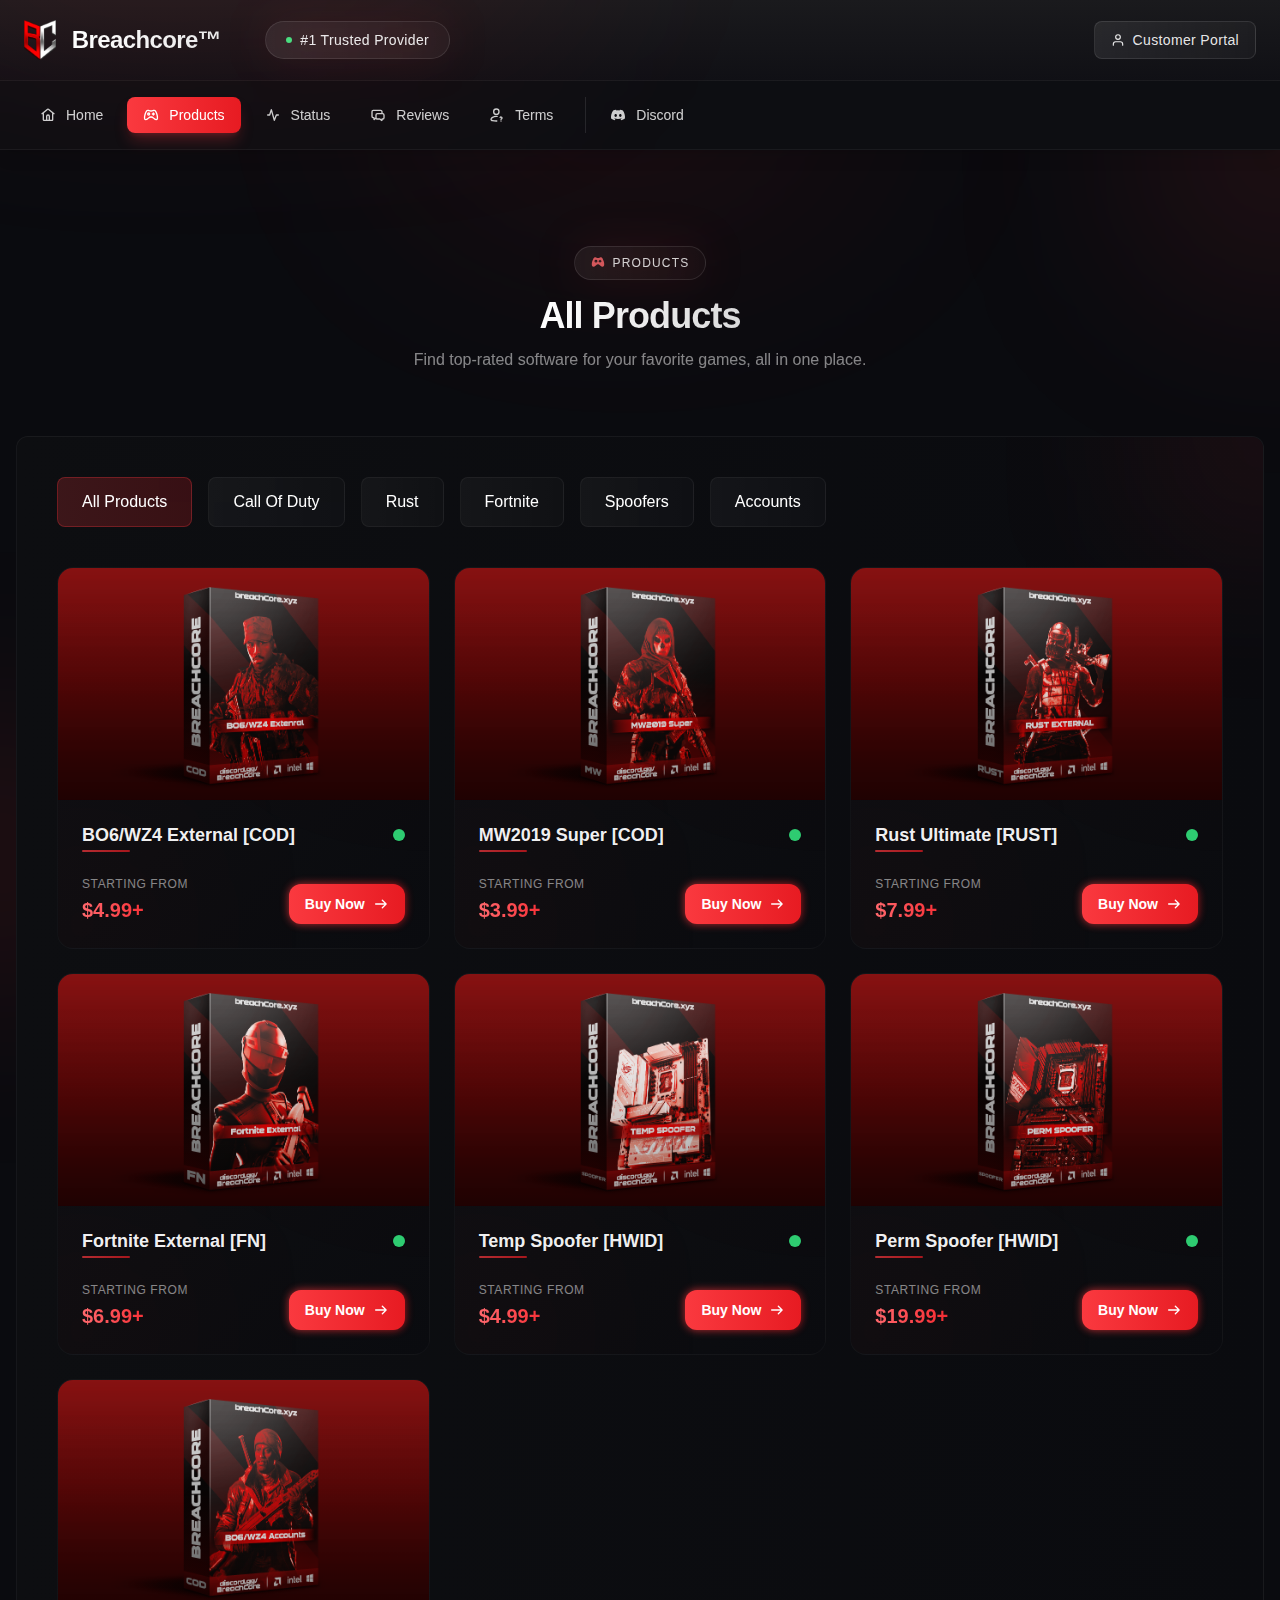
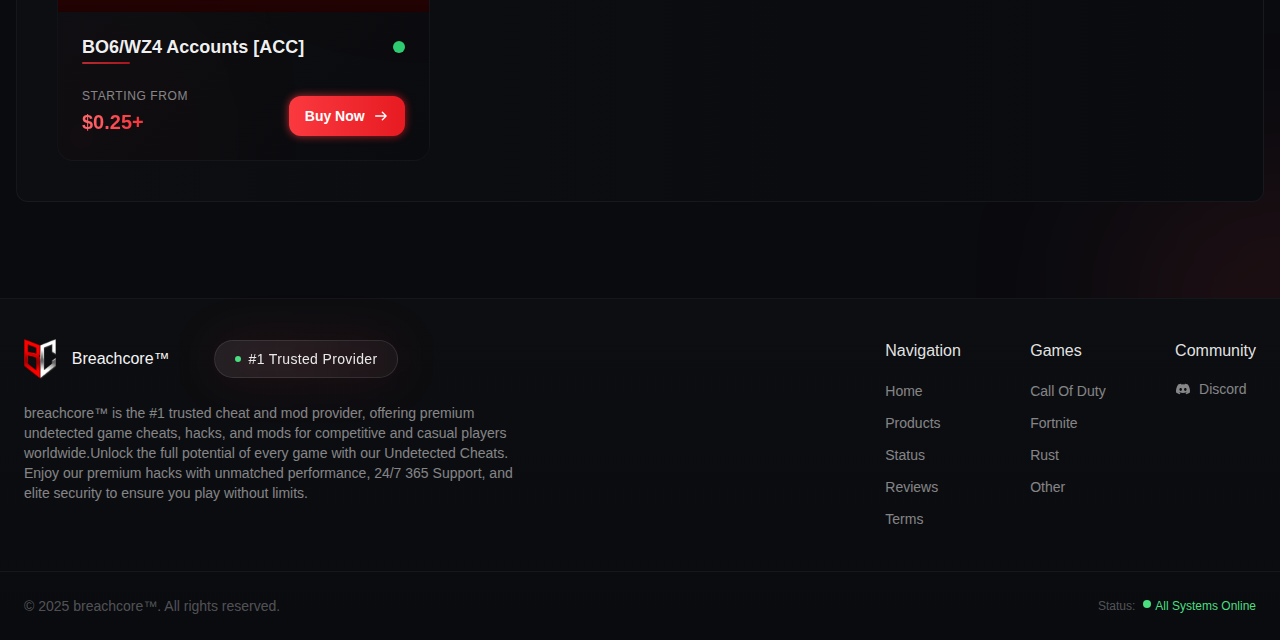
<file: products.html>
<html lang="en" class="bqhsc sr swup-enabled" crxlauncher="">
<head>
    <meta http-equiv="Content-Type" content="text/html; charset=UTF-8">
    <style data-progressbar-styles="" data-swup-theme="">
        .swup-progress-bar {
            position: fixed;
            display: block;
            top: 0;
            left: 0;
            width: 100%;
            height: 3px;
            background-color: black;
            z-index: 9999;
            transition: transform 300ms ease-out, opacity 150ms 150ms ease-in;
            transform: translate3d(0, 0, 0) scaleX(var(--progress, 0));
            transform-origin: 0;
        }
    </style>
    <style>
        body {
            transition: opacity ease-in 0.2s;
        }

            body[unresolved] {
                opacity: 0;
                display: block;
                overflow: hidden;
                position: relative;
            }
    </style>

    <meta name="viewport" content="width=device-width, initial-scale=1, maximum-scale=1, user-scalable=no">
    <meta name="csrf-token" content="5HfZnlQmyRE7ygSghJvJdO8QZzF858k3PO2Yr56o">

    <meta name="robots" content="max-snippet:-1,max-image-preview:large,max-video-preview:-1">
    <link rel="canonical" href="https://breachcore.xyz/">

    <meta name="description" content="We provide what people need. Our products guarantee to change the way you play for the better.">
    <title>Breachcore™</title>
    <meta name="image" content="https://breachcore.xyz/assets/img/banner.png">
    <meta property="og:title" content="Breachcore™">
    <meta property="og:description" content="We provide what people need. Our products guarantee to change the way you play for the better.">
    <meta property="og:locale" content="en">
    <meta property="og:image" content="https://breachcore.xyz/assets/img/banner.png">
    <meta property="og:image:width" content="532">
    <meta property="og:image:height" content="543">
    <meta property="og:url" content="https://breachcore.xyz">
    <meta property="og:site_name" content="Breachcore™">
    <meta property="og:type" content="website">
    <meta name="twitter:card" content="summary">
    <meta name="twitter:title" content="Breachcore™">
    <meta name="twitter:description" content="We provide what people need. Our products guarantee to change the way you play for the better.">
    <script type="application/ld+json">{"@context":"https:\/\/schema.org","@graph":{"Organization":{"@type":"Organization","name":"breachcore\u2122","logo":{"@type":"ImageObject","url":"https:\/\/breachcore.xyz\/assets\/img\/logo.png","contentUrl":"https:\/\/breachcore.xyz\/assets\/img\/logo.png","caption":"breachcore\u2122","inLanguage":"en-US","width":276,"height":282}},"WebSite":{"@type":"WebSite","url":"https:\/\/breachcore.xyz","name":"breachcore\u2122","inLanguage":"en-US"},"WebPage":{"@type":"WebPage","url":"https:\/\/breachcore.xyz","name":"breachcore\u2122","inLanguage":"en-US"}}}</script>


    <title>Breachcore™</title>
    <link rel="icon" type="image/x-icon" href="index_files/logo.png">

    <meta name="theme-color" content="#fa393f">

    <link rel="preconnect" href="https://fonts.bunny.net/">
    <link href="index_files/css" rel="stylesheet">

    <script src="products-fortnite_files/scrollreveal"></script>
    <style type="text/css" id="operaUserStyle"></style>
    <script>
        window.addEventListener('DOMContentLoaded', () => {
            const scrollRevealElements = document.querySelectorAll('[data-aos="fade-in"]');
            if (scrollRevealElements.length) {
                scrollRevealElements.forEach((element) => {
                    ScrollReveal().reveal(element);
                });
            }
        });
    </script>
    <style>
        html.is-animating .transition-main {
            opacity: 0;
            transition: opacity 0.25s;
        }

        #title.is-animating, #content.is-animating {
            opacity: 0;
            transition: opacity 0.35s;
        }

        .swup-progress-bar {
            height: 2px;
            background-color: #fa393f;
        }
    </style>
    <link rel="preload" as="style" href="products-fortnite_files/app-Cvc42J-X.css">
    <link rel="stylesheet" href="products-fortnite_files/app-Cvc42J-X.css">
    <link href="products-fortnite_files/aos.css" rel="stylesheet">
    <link href="products-fortnite_files/splide.min.css" rel="stylesheet">
    <style type="text/css">
        :root img[width="728"][height="90"], :root [href="https://adstub.net/cina777/"], :root [href="https://adstub.net/arab777/"], :root [href="https://adstub.net/ratu89/"], :root [href="https://adstub.net/judi89/"], :root [href^="//mage98rquewz.com/"], :root [href^="//x4pollyxxpush.com/"], :root span[id^="ezoic-pub-ad-placeholder-"], :root ins.adsbygoogle[data-ad-slot], :root ins.adsbygoogle[data-ad-client], :root img[src^="https://s-img.adskeeper.com/"], :root guj-ad, :root gpt-ad, :root div[id^="zergnet-widget"], :root div[id^="vuukle-ad-"], :root div[id^="taboola-stream-"], :root div[id^="sticky_ad_"], :root div[id^="st"][style^="z-index: 999999999;"], :root div[id^="gpt_ad_"], :root div[id^="ezoic-pub-ad-"], :root div[id^="dfp-ad-"], :root div[id^="crt-"][style], :root div[id^="apn_native_ad_slot_"], :root div[id^="adspot-"], :root div[id^="adrotate_widgets-"], :root ps-connatix-module, :root div[id^="ad_position_"], :root div[id^="ad-div-"], :root div[id*="ScriptRoot"], :root div[id*="MarketGid"], :root [href="https://adstub.net/rusia777/"], :root div[data-id-advertdfpconf], :root div[data-dfp-id], :root hl-adsense, :root div[data-contentexchange-widget], :root div[data-alias="300x250 Ad 2"], :root div[data-adzone], :root div[data-adunit-path], :root div[data-adname], :root div[data-ad-targeting], :root div[data-ad-region], :root div[data-ad-placeholder], :root div[aria-label="Ads"], :root display-ads, :root display-ad-component, :root atf-ad-slot, :root aside[id^="adrotate_widgets-"], :root amp-fx-flying-carpet, :root amp-embed[type="taboola"], :root amp-connatix-player, :root amp-ad-custom, :root amp-ad, :root div[id^="google_dfp_"], :root ad-slot, :root ad-shield-ads, :root a[style="width:100%;height:100%;z-index:10000000000000000;position:absolute;top:0;left:0;"], :root a[onmousedown^="this.href='https://paid.outbrain.com/network/redir?"] + .ob_source, :root a[onclick^="window.location.replace('https://random-affiliate.atimaze.com/"], :root a[href^="https://xbet-4.com/"], :root div[id^="ad-position-"], :root a[href^="https://www.toprevenuegate.com/"], :root a[href^="https://www.purevpn.com/"][href*="&utm_source=aff-"], :root a[href^="https://www.privateinternetaccess.com/"] > img, :root a[href^="https://financeads.net/tc.php?"], :root a[href^="https://www.mrskin.com/tour"], :root a[href^="https://www.infowarsstore.com/"] > img, :root a[href^="https://www.highperformancecpmgate.com/"], :root a[href^="https://www.highcpmrevenuenetwork.com/"], :root a[href^="https://www.get-express-vpn.com/offer/"], :root a[href^="https://lnkxt.bannerator.com/"], :root a[href^="https://www.geekbuying.com/dynamic-ads/"], :root a[href^="https://www.financeads.net/tc.php?"], :root a[href^="https://www.effectiveratecpm.com/"], :root [href^="https://www.herbanomic.com/"] > img, :root a[href^="https://maymooth-stopic.com/"], :root a[href^="https://www.dql2clk.com/"], :root a[href^="https://www.nutaku.net/signup/landing/"], :root a[href^="https://www.dating-finder.com/signup/?ai_d="], :root a[href^="https://explore-site.com/"], :root a[href^="https://www.brazzersnetwork.com/landing/"], :root [data-template-type="nativead"], :root a[href^="https://www.endorico.com/Smartlink/"], :root a[href^="https://www.adultempire.com/"][href*="?partner_id="], :root a[href^="https://voluum.prom-xcams.com/"], :root a[href^="https://twinrdsyte.com/"], :root a[href^="https://twinrdsrv.com/"], :root a[href^="https://trk.nfl-online-streams.club/"], :root a[href^="https://tracking.avapartner.com/"], :root a[href^="https://track.wg-aff.com"], :root a[href^="https://track.ultravpn.com/"], :root a[href^="https://track.afcpatrk.com/"], :root a[href^="https://torguard.net/aff.php"] > img, :root [data-identity="adhesive-ad"], :root a[href^="https://tc.tradetracker.net/"] > img, :root a[href^="https://tatrck.com/"], :root a[href^="https://click.candyoffers.com/"], :root [href^="https://zstacklife.com/"] img, :root a[href^="https://t.aslnk.link/"], :root a[href^="https://t.adating.link/"], :root a[href^="https://go.trackitalltheway.com/"], :root [href^="https://track.fiverr.com/visit/"] > img, :root a[href^="https://syndication.exoclick.com/"], :root a[href^="https://syndication.dynsrvtbg.com/"], :root div[data-alias="300x250 Ad 1"], :root a[href^="https://syndicate.contentsserved.com/"], :root a[href^="https://svb-analytics.trackerrr.com/"], :root a[href^="https://track.aftrk5.com/"], :root a[href^="https://slkmis.com/"], :root a[href^="https://myclick-2.com/"], :root a[href^="https://sexynearme.com/"], :root [data-ad-manager-id], :root a[href^="https://s.zlinkr.com/"], :root bottomadblock, :root a[href^="https://s.zlinkd.com/"], :root [href="https://adstub.net/gaza88/"], :root a[href^="https://ad.doubleclick.net/"], :root a[href^="https://static.fleshlight.com/images/banners/"], :root a[href^="https://s.zlink7.com/"], :root a[href^="https://s.zlink3.com/"], :root a[href^="https://www.mrskin.com/account/"], :root a[href^="https://s.optzsrv.com/"], :root a[href^="https://s.ma3ion.com/"], :root a[href^="https://s.eunow4u.com/"], :root #kt_player > div[style$="display: block;"][style*="inset: 0px;"], :root [href$="/sexdating.php"], :root a[href^="https://quotationfirearmrevision.com/"], :root a[href^="https://pubads.g.doubleclick.net/"], :root a[href^="https://prf.hn/click/"][href*="/camref:"] > img, :root a[href^="https://www.dating-finder.com/?ai_d="], :root a[href^="https://serve.awmdelivery.com/"], :root a[href^="https://prf.hn/click/"][href*="/adref:"] > img, :root app-ad, :root [href^="https://ap.octopuspop.com/click/"] > img, :root a[href^="https://postback1win.com/"], :root a[href^="https://mmwebhandler.aff-online.com/"], :root a[href^="https://www.bet365.com/"][href*="affiliate="], :root a[href^="https://pb-track.com/"], :root a[href^="https://pb-front.com/"], :root a[href^="https://paid.outbrain.com/network/redir?"], :root a[href^="https://streamate.com/landing/click/"], :root div[class^="Adstyled__AdWrapper-"], :root a[href^="https://osfultrbriolenai.info/"], :root a[href^="https://upsups.click/"], :root a[href^="https://ndt5.net/"], :root a[href^="https://natour.naughtyamerica.com/track/"], :root a[href^="https://mediaserver.entainpartners.com/renderBanner.do?"], :root a[href^="https://lead1.pl/"], :root a[href^="https://landing.brazzersnetwork.com/"], :root a[href^="https://join.virtuallust3d.com/"], :root a[href^="https://kiksajex.com/"], :root a[href^="https://juicyads.in/"], :root a[href^="https://snowdayonline.xyz/"], :root a[href^="https://mediaserver.gvcaffiliates.com/renderBanner.do?"], :root a[href^="https://join.dreamsexworld.com/"], :root a[href^="https://join.bannedsextapes.com/track/"], :root a[href^="https://jaxofuna.com/"], :root a[href^="https://italarizege.xyz/"], :root a[href^="https://iqbroker.com/"][href*="?aff="], :root a[href^="https://identicaldrench.com/"], :root a[href^="https://hot-growngames.life/"], :root a[href^="https://helmethomicidal.com/"], :root a[href^="https://golinks.work/"], :root a[href^="https://s.zlinkn.com/"], :root a[href^="https://go.xxxvjmp.com/"], :root a[href^="https://go.xxxjmp.com"], :root [class^="tile-picker__CitrusBannerContainer-sc-"], :root a[href^="https://go.xxxiijmp.com"], :root a[href^="https://go.xtbaffiliates.com/"], :root [data-role="tile-ads-module"], :root a[href^="https://go.xlviirdr.com"], :root div[class$="-adlabel"], :root a[href^="https://go.xlviiirdr.com"], :root a[href^="https://ismlks.com/"], :root [href^="https://www.mypillow.com/"] > img, :root a[href^="https://go.xlirdr.com"], :root [data-css-class="dfp-inarticle"], :root a[href^="https://l.hyenadata.com/"], :root a[href^="https://go.tmrjmp.com"], :root a[href^="https://zirdough.net/"], :root a[href^="https://s.deltraff.com/"], :root a[href^="https://go.markets.com/visit/?bta="], :root a[href^="https://billing.purevpn.com/aff.php"] > img, :root a[href^="https://go.hpyrdr.com/"], :root a[href^="https://lijavaxa.com/"], :root a[href^="https://go.goaserv.com/"], :root a[href^="https://t.hrtye.com/"], :root a[href^="https://go.etoro.com/"] > img, :root a[href^="https://go.dmzjmp.com"], :root a[href^="https://www.bang.com/?aff="], :root #mgb-container > #mgb, :root a[href^="https://go.admjmp.com"], :root a[href^="https://ak.stikroltiltoowi.net/"], :root a[href^="https://get.surfshark.net/aff_c?"][href*="&aff_id="] > img, :root a[href^="https://www.adskeeper.com"], :root a[data-redirect^="https://paid.outbrain.com/network/redir?"], :root [href^="https://clicks.affstrack.com/"] > img, :root a[href^="https://engine.phn.doublepimp.com/"], :root a[href^="https://engine.blueistheneworanges.com/"], :root a[href^="https://drumskilxoa.click/"], :root a[href^="https://dl-protect.net/"], :root a[href*=".foxqck.com/"], :root a[href^="https://ctosrd.com/"], :root a[href^="https://clixtrac.com/"], :root [href^="https://noqreport.com/"] > img, :root a[href^="https://clicks.pipaffiliates.com/"], :root app-advertisement, :root a[href^="https://getmatchedlocally.com/"], :root a[href^="https://clickins.slixa.com/"], :root a[href^="https://datewhisper.life/"], :root a[href^="https://get-link.xyz/"], :root a[href^="https://click.linksynergy.com/fs-bin/"] > img, :root a[href^="https://combodef.com/"], :root a[href^="https://click.hoolig.app/"], :root a[href^="https://www.onlineusershielder.com/"], :root a[href^="https://click.ggpickaff.com/"], :root a[href^="https://track.totalav.com/"], :root a[href^="https://ctrdwm.com/"], :root img[src^="https://images.purevpnaffiliates.com"], :root a[href^="https://porntubemate.com/"], :root a[href^="https://clickadilla.com/"], :root a[href^="https://click.dtiserv2.com/"], :root a[href^="https://www.adxsrve.com/"], :root a[href^="https://click.Ggpickaff.com/"], :root a[href^="https://go.xlvirdr.com"], :root a[href^="http://www.iyalc.com/"], :root a[href^="https://stardomcoit.com/"], :root a[href^="https://claring-loccelkin.com/"], :root a[href^="https://bongacams2.com/track?"], :root a[href^="https://t.ajrkm1.com/"], :root a[href^="https://bongacams10.com/track?"], :root a[href^="https://www.sheetmusicplus.com/"][href*="?aff_id="], :root a[href^="https://bngpt.com/"], :root a[href^="//hoodingluster.com/"], :root a[href^="https://black77854.com/"], :root a[href^="http://annulmentequitycereals.com/"], :root [data-taboola-options], :root a[href^="https://believessway.com/"], :root a[href^="https://Click.ggpickaff.com/"], :root a[href^="https://banners.livepartners.com/"], :root a[href^="http://revolvemockerycopper.com/"], :root a[href^="https://awptjmp.com/"], :root a[href^="https://join.sexworld3d.com/track/"], :root a[href^="https://aweptjmp.com/"], :root a[href^="https://ausoafab.net/"], :root a[href^="https://aj1070.online/"], :root a[href^="https://bc.game/"], :root a[href^="https://ak.oalsauwy.net/"], :root a[href^="https://a.bestcontentoperation.top/"], :root a[href^="https://adultfriendfinder.com/go/"], :root a[href^="https://ads.planetwin365affiliate.com/"], :root a[href^="https://ads.leovegas.com/"], :root .nya-slot[style], :root a[href^="https://a.bestcontentweb.top/"], :root a[href^="https://a2.adform.net/"], :root a[href^="https://a.candyai.love/"], :root a[href^="https://playnano.online/offerwalls/?ref="], :root a[href^="https://a.adtng.com/"], :root .banner-img > .pbl, :root [data-m-ad-id], :root a[href^="https://a-ads.com/"], :root [id^="ad_slider"], :root a[href^="https://click.ggpickyaff.com/"], :root broadstreet-zone-container, :root a[href^="https://ak.psaltauw.net/"], :root a[href^="https://1winpb.com/"], :root div[id^="rc-widget-"], :root a[href^="https://turnstileunavailablesite.com/"], :root a[href^="https://chaturbate.com/in/?"], :root a[href^="https://prf.hn/click/"][href*="/creativeref:"] > img, :root a[href*="&maxads="], :root a[href^="http://www.adultempire.com/unlimited/promo?"][href*="&partner_id="], :root a[href^="https://1betandgonow.com/"], :root div[id^="optidigital-adslot"], :root [href^="https://wsup.ai/"], :root a[href^="https://123-stream.org/"], :root a[href^="https://in.rabbtrk.com/"], :root a[href^="http://www.h4trck.com/"], :root a[href^="http://www.friendlyduck.com/AF_"], :root a[href^="http://partners.etoro.com/"], :root [href="https://chaturbate.jjgirls.com/"] > img, :root a[href^="http://cam4com.go2cloud.org/aff_c?"], :root a[href^="https://ads.betfair.com/redirect.aspx?"], :root a[href^="http://trk.globwo.online/"], :root a[href^="http://troopsassistedstupidity.com/"], :root a[href^="https://random-affiliate.atimaze.com/"], :root a-ad, :root a[href^="https://offhandpump.com/"], :root a[href^="http://stickingrepute.com/"], :root #slashboxes > .deals-rail, :root a[href^="http://join.brokestraightboys.com/track/"], :root a[href^="http://roadcontagion.com/"], :root a[href^="http://premonitioninventdisagree.com/"], :root [href^="http://mypillow.com/"] > img, :root a[href^="http://bongacams.com/track?"], :root a[href^="https://track.adform.net/"], :root a[href^="http://avthelkp.net/"], :root a[href^="https://a.medfoodhome.com/"], :root a[href^="https://engine.flixtrial.com/"], :root [data-type="ad-vertical"], :root a[href^="//startgaming.net/tienda/" i], :root a[href^="https://a.medfoodsafety.com/"], :root a[href^="//go.eabids.com/"], :root a[href^="//ejitsirdosha.net/"], :root a[href^=" https://www.friendlyduck.com/AF_"], :root [data-cl-spot-id], :root a[href*="/jump/next.php?r="], :root a[href^="https://go.rmishe.com/"], :root [href^="https://ilovemyfreedoms.com/landing-"], :root a[href^="https://syndication.optimizesrv.com/"], :root a[href*="//daichoho.com/"], :root a[href^="https://go.nordvpn.net/aff"] > img, :root .\[\&_\.gdprAdTransparencyCogWheelButton\]\:\!pjra-z-\[5\], :root [href^="http://clicks.totemcash.com/"], :root a[href^="https://ad.zanox.com/ppc/"] > img, :root a[href^="https://lone-pack.com/"], :root [data-d-ad-id], :root a[href*=".engine.adglare.net/"], :root a[href^="https://t.ajrkm3.com/"], :root [href^="https://aads.com/campaigns/"], :root a[href^="//stighoazon.com/"], :root div[id^="lazyad-"], :root a[href^="http://com-1.pro/"], :root [href^="https://www.profitablegatecpm.com/"], :root a[href*=".cfm?domain="][href*="&fp="], :root [data-ad-name], :root a[href^="https://loboclick.com/"], :root a[data-url^="https://vulpix.bet/?ref="], :root a[href^="https://ab.advertiserurl.com/aff/"], :root a[data-oburl^="https://paid.outbrain.com/network/redir?"], :root a[href^="https://go.xlivrdr.com"], :root [onclick^="location.href='https://1337x.vpnonly.site/"], :root [id^="section-ad-banner"], :root a[href^="https://www.goldenfrog.com/vyprvpn?offer_id="][href*="&aff_id="], :root a[href^="https://wmctjd.com/"], :root a[href*="//jjgirls.com/sex/Chaturbate"], :root [id^="ad-wrap-"], :root [href^="https://zone.gotrackier.com/"], :root a[href^="http://sarcasmadvisor.com/"], :root [href^="https://www.restoro.com/"], :root [href^="https://www.targetingpartner.com/"], :root .section-subheader > .section-hotel-prices-header, :root [href^="https://www.hostg.xyz/"] > img, :root a[href^="http://adultfriendfinder.com/go/"], :root a[href^="https://fastestvpn.com/lifetime-special-deal?a_aid="], :root a[href^="https://tour.mrskin.com/"], :root [href^="https://www.brighteonstore.com/products/"] img, :root citrus-ad-wrapper, :root a[href^="https://go.grinsbest.com/"], :root a[href^="https://vo2.qrlsx.com/"], :root [href^="https://www.avantlink.com/click.php"] img, :root [href^="https://wwp.hoqodd.com/redirect-zone/"], :root div[id^="div-ads-"], :root [href^="https://rapidgator.net/article/premium/ref/"], :root [href^="https://join.girlsoutwest.com/"], :root a[href^="https://activate-game.com/"], :root .scroll-fixable.rail-right > .deals-rail, :root [data-wpas-zoneid], :root a[href^="https://track.aftrk3.com/"], :root [href^="https://join3.bannedsextapes.com"], :root a[href^="https://bodelen.com/"], :root a[href*=".g2afse.com/"], :root div[id^="adngin-"], :root [data-rc-widget], :root span[data-ez-ph-id], :root [href^="https://track.aftrk1.com/"], :root [href^="https://join.playboyplus.com/track/"], :root a[href^="https://go.xxxijmp.com"], :root [href^="https://istlnkcl.com/"], :root a[href^="https://t.acam.link/"], :root a[href^="https://go.strpjmp.com/"], :root [href^="https://url.totaladblock.com/"], :root a[href^="https://tm-offers.gamingadult.com/"], :root [href^="https://charmingdatings.life/"], :root [href="https://adstub.net/indo666/"], :root [href^="https://glersakr.com/"], :root a[href^="https://a.bestcontentfood.top/"], :root [href^="https://cpa.10kfreesilver.com/"], :root [data-id^="div-gpt-ad"], :root a[href^="https://tracker.loropartners.com/"], :root [href^="https://awbbjmp.com/"], :root div[ow-ad-unit-wrapper], :root a[data-href^="http://ads.trafficjunky.net/"], :root [data-advadstrackid], :root a[href^="https://www.friendlyduck.com/AF_"], :root [href^="https://ad1.adfarm1.adition.com/"], :root a[href^="https://bngprm.com/"], :root [href^="https://shiftnetwork.infusionsoft.com/go/"] > img, :root a[href^="https://go.bushheel.com/"], :root a[href^="https://ctjdwm.com/"], :root a[href^="https://camfapr.com/landing/click/"], :root div[data-ad-wrapper], :root .gnt_em_vp_c[data-g-s="vp_dk"], :root [href="//sexcams.plus/"], :root [href^="http://www.mypillow.com/"] > img, :root a[href^="https://promerycergerful.com/"], :root #kt_player > a[target="_blank"], :root [href="https://ourgoldguy.com/contact/"] img, :root .ob_container .item-container-obpd, :root [id^="div-gpt-ad"], :root [href="https://jdrucker.com/gold"] > img, :root a[href^="https://join.virtualtaboo.com/track/"], :root [id^="ad_sky"], :root [name^="google_ads_iframe"], :root a[href^="https://www.liquidfire.mobi/"], :root .grid > .container > #aside-promotion, :root DFP-AD, :root [href^="https://go.xlrdr.com"], :root a[href^="https://s.cant3am.com/"], :root [data-testid^="taboola-"], :root [data-testid^="section-AdRowBillboard"], :root a[href^="https://track.1234sd123.com/"], :root zeus-ad, :root [data-testid="prism-ad-wrapper"], :root [href^="https://ad.admitad.com/"], :root [href^="https://mypillow.com/"] > img, :root [data-testid="ad_testID"], :root a[href^="https://trk.softonixs.xyz/"], :root [href^="https://www.mypatriotsupply.com/"] > img, :root [href^="https://antiagingbed.com/discount/"] > img, :root a[href*=".adsrv.eacdn.com/"], :root a[href^="https://go.cmtaffiliates.com/"], :root [href^="https://optimizedelite.com/"] > img, :root [data-testid="adBanner-wrapper"], :root [href^="https://mylead.global/stl/"] > img, :root [href^="https://mypatriotsupply.com/"] > img, :root a[href^="https://go.hpyjmp.com"], :root iframe[scrolling="no"][sandbox*="allow-popups allow-modals"][style^="width: 100%; height: 100%; border: none;"], :root [href^="https://mystore.com/"] > img, :root [href^="https://wct.link/click?"], :root div[data-adunit], :root app-large-ad, :root [href^="https://turtlebids.irauctions.com/"] img, :root a[href^="https://witnessjacket.com/"], :root [data-mobile-ad-id], :root [data-dynamic-ads], :root [class^="amp-ad-"], :root a[href^="http://handgripvegetationhols.com/"], :root a[href^="https://go.rmhfrtnd.com"], :root a[href^="https://go.bbrdbr.com"], :root a[href^="https://fc.lc/ref/"], :root [data-adshim], :root topadblock, :root a[href^="//s.zlinkd.com/"], :root #teaser1[style^="width:autopx;"], :root [href^="https://www.cloudways.com/en/?id"], :root [data-asg-ins], :root a[href^="https://gamingadlt.com/?offer="], :root a[href^="https://rixofa.com/"], :root a[href^="https://best-experience-cool.com/"], :root [data-desktop-ad-id], :root [data-adbridg-ad-class], :root #teaser3[style^="width:autopx;"], :root [data-adblockkey], :root [data-block-type="ad"], :root [data-ad-width], :root [onclick*="content.ad/"], :root AMP-AD, :root [data-ad-cls], :root [data-ez-name], :root a[href^="https://go.mnaspm.com/"], :root a[href^="https://service.bv-aff-trx.com/"], :root a[href^="https://6-partner.com/"], :root [class^="s2nPlayer"], :root [href^="https://affiliate.fastcomet.com/"] > img, :root [class^="adDisplay-module"], :root a[href^="https://adclick.g.doubleclick.net/"], :root [data-freestar-ad][id], :root AD-SLOT, :root a[href^="https://www.googleadservices.com/pagead/aclk?"] > img, :root [data-ad-module], :root a[href^="https://go.skinstrip.net"][href*="?campaignId="], :root #teaser2[style^="width:autopx;"], :root [data-revive-zoneid], :root a[href^="https://losingoldfry.com/"], :root div[id^="div-gpt-"], :root a[href^="https://gml-grp.com/"], :root .ob_dual_right > .ob_ads_header ~ .odb_div, :root a[href^="http://tc.tradetracker.net/"] > img, :root [data-testid="commercial-label-taboola"], :root [class^="div-gpt-ad"], :root a[href^="https://traffdaq.com/"], :root a[href^="https://cam4com.go2cloud.org/"], :root a[href^="http://li.blogtrottr.com/click?"], :root a[href^="https://www8.smartadserver.com/"], :root a[href^="https://pb-imc.com/"], :root a[onmousedown^="this.href='https://paid.outbrain.com/network/redir?"], :root a[href^="https://t.ajump1.com/"], :root a[href^="https://wittered-mainging.com/"], :root #teaser3[style="width: 100%;text-align: center;display: scroll;position:fixed;bottom: 0;margin: 0 auto;z-index: 103;"] {
            display: none !important;
        }
    </style>
    <style></style>
</head>
<body class="psjv6 atig9 kxvz2 dsfqk" data-aos-easing="ease" data-aos-duration="400" data-aos-delay="0" style="height: 100%;">
    <div class="cic1z iahns xcmp8 ctwkx">
        <div>
            <header class="qyatz ucc13 ti3b1 hoibp" x-data="navbar">
                <div class="othpa u5j55">
                    <div class="dgrwg z9lwn tfdsb qyatz">
                        <div class="b9qh0 -top-32 -left-20 nq9mz tzayt mfkub ou39r zbhfx k4as0 ax0n2 r4zpa zxzlc"></div>

                        <div class="iahns jp0w2 ctwkx jsmnu qyatz vyaf5 wa9ff">
                            <div class="iahns jsmnu ctwkx ko3km l3f7f n3ukw gqslg">
                                <a href="https://breachcore.xyz/" class="grt2n iahns jsmnu b6c6z lv8iq d4m3d qlp60">
                                    <img class="r14yo" alt="Breachcore™ Logo" src="index_files/logo.png">
                                    <span class="j0e2f j7qpn k4as0 kr3uj fi1fx m77td wp93l ngtkt">
                                        Breachcore™
                                    </span>
                                </a>

                                <div class="upqiq xo2yk gb5ej byd3r k4as0 poohr iwi7g bob59 ou39r mjqru l6tat qyatz salq1">
                                    <div class="b9qh0 mqj0s k4as0 py1v3 uy0yv ou39r qcrvd"></div>
                                    <span class="qyatz wzjhr y5y0a zhecc x7mel iahns jsmnu q6r86">
                                        <span class="tyf5n onc4e w1uoi kyvuw ou39r uazz3"></span>
                                        #1 Trusted Provider
                                    </span>
                                </div>

                                <div class="iahns jsmnu q6r86 oldo3">

                                    <button type="button" x-on:click="toggleMobileMenu" x-ref="mobileMenuBtn" class="xugga xguqc y1wxu mjqru yvnvc dmwlo wvnxf tm9tv">
                                        <div class="dpgm8 k4z1z agrh2 ou39r vxra1 dmwlo l78j2" x-bind:class="{ &#39;tl0mq d9gfy&#39;: showMobileMenu }"></div>
                                        <div class="dpgm8 gaw7z k4z1z agrh2 ou39r vxra1 dmwlo l78j2" x-bind:class="{ &#39;-translate-y-1 -rotate-45&#39;: showMobileMenu }"></div>
                                    </button>
                                </div>
                            </div>
                                <a href="https://discord.com/invite/BreachCore" target="_blank" class="v9gja e4z8a dy5ir ltg9z grt2n">
                                    <svg xmlns="http://www.w3.org/2000/svg" class="clrut -mt-px" viewBox="0 0 24 24"><!-- Icon from MingCute Icon by MingCute Design - https://github.com/Richard9394/MingCute/blob/main/LICENSE --><g fill="none" fill-rule="evenodd"><path d="m12.593 23.258l-.011.002l-.071.035l-.02.004l-.014-.004l-.071-.035q-.016-.005-.024.005l-.004.01l-.017.428l.005.02l.01.013l.104.074l.015.004l.012-.004l.104-.074l.012-.016l.004-.017l-.017-.427q-.004-.016-.017-.018m.265-.113l-.013.002l-.185.093l-.01.01l-.003.011l.018.43l.005.012l.008.007l.201.093q.019.005.029-.008l.004-.014l-.034-.614q-.005-.018-.02-.022m-.715.002a.02.02 0 0 0-.027.006l-.006.014l-.034.614q.001.018.017.024l.015-.002l.201-.093l.01-.008l.004-.011l.017-.43l-.003-.012l-.01-.01z"></path><path fill="currentColor" d="M16 14a5 5 0 0 1 4.995 4.783L21 19v2a1 1 0 0 1-1.993.117L19 21v-2a3 3 0 0 0-2.824-2.995L16 16H8a3 3 0 0 0-2.995 2.824L5 19v2a1 1 0 0 1-1.993.117L3 21v-2a5 5 0 0 1 4.783-4.995L8 14zM12 2a5 5 0 1 1 0 10a5 5 0 0 1 0-10m0 2a3 3 0 1 0 0 6a3 3 0 0 0 0-6"></path></g></svg>
                                    <span>Customer Portal</span>
                                </a>
                            </div>
                            <div x-ref="mobileMenu" class="b9qh0 fmlhg we8xx dlq1j z9lwn s50py tpgm3 d508i dmwlo l78j2 oldo3 j9c5j a8oon zjrsg" x-bind:class="{ &#39;rbc3j po0pr whez0&#39;: showMobileMenu, &#39;j9c5j a8oon zjrsg&#39;: !showMobileMenu }">
                                <nav class="nq9mz itzgm mjqru u5j55 nsp8u xugga mzgkw qli5n ihfst" aria-label="Mobile Navigation">
                                    <ul class="iahns xcmp8 q6r86 dajdv zhecc">
                                        <li>
                                            <a href="https://breachcore.xyz/" class="grt2n iahns jsmnu u7q06 m6cr5 cd5xy xguqc dmwlo d4m3d k4as0 egg01 uktm6 pz7xt qli5n gx3yz">
                                                <svg xmlns="http://www.w3.org/2000/svg" class="a45w7" viewBox="0 0 24 24"><g fill="none"><path d="m12.593 23.258l-.011.002l-.071.035l-.02.004l-.014-.004l-.071-.035q-.016-.005-.024.005l-.004.01l-.017.428l.005.02l.01.013l.104.074l.015.004l.012-.004l.104-.074l.012-.016l.004-.017l-.017-.427q-.004-.016-.017-.018m.265-.113l-.013.002l-.185.093l-.01.01l-.003.011l.018.43l.005.012l.008.007l.201.093q.019.005.029-.008l.004-.014l-.034-.614q-.005-.018-.02-.022m-.715.002a.02.02 0 0 0-.027.006l-.006.014l-.034.614q.001.018.017.024l.015-.002l.201-.093l.01-.008l.004-.011l.017-.43l-.003-.012l-.01-.01z"></path><path fill="currentColor" d="M10.772 2.688a2 2 0 0 1 2.317-.099l.139.1l8.384 6.52c.721.561.37 1.692-.499 1.785l-.116.006H20v8a2 2 0 0 1-1.85 1.995L18 21H6a2 2 0 0 1-1.994-1.85L4 19v-8h-.997C2.09 11 1.671 9.892 2.3 9.285l.088-.076zM12 4.267L5.625 9.225c.229.185.375.468.375.785V19h3v-5a3 3 0 1 1 6 0v5h3v-8.99c0-.317.146-.6.375-.785zM12 13a1 1 0 0 0-1 1v5h2v-5a1 1 0 0 0-1-1"></path></g></svg>
                                                <span>Home</span>
                                            </a>
                                        </li>
                                        <li>
                                            <a href="https://breachcore.xyz/products" class="grt2n iahns jsmnu u7q06 m6cr5 cd5xy xguqc dmwlo d4m3d bd7hm dd145 vz9w9 fa792">
                                                <svg xmlns="http://www.w3.org/2000/svg" class="a45w7" viewBox="0 0 24 24"><g fill="none" fill-rule="evenodd"><path d="m12.593 23.258l-.011.002l-.071.035l-.02.004l-.014-.004l-.071-.035q-.016-.005-.024.005l-.004.01l-.017.428l.005.02l.01.013l.104.074l.015.004l.012-.004l.104-.074l.012-.016l.004-.017l-.017-.427q-.004-.016-.017-.018m.265-.113l-.013.002l-.185.093l-.01.01l-.003.011l.018.43l.005.012l.008.007l.201.093q.019.005.029-.008l.004-.014l-.034-.614q-.005-.018-.02-.022m-.715.002a.02.02 0 0 0-.027.006l-.006.014l-.034.614q.001.018.017.024l.015-.002l.201-.093l.01-.008l.004-.011l.017-.43l-.003-.012l-.01-.01z"></path><path fill="currentColor" d="M17 4c.763 0 1.394.434 1.856.89c.481.473.922 1.109 1.314 1.81c.787 1.406 1.472 3.243 1.925 5.058c.45 1.801.699 3.682.54 5.161C22.475 18.404 21.71 20 20 20c-1.476 0-2.652-.76-3.614-1.531l-.351-.289l-.492-.415l-.444-.368C14.08 16.572 13.175 16 12 16s-2.08.572-3.099 1.397l-.444.368l-.492.415l-.35.289C6.651 19.24 5.475 20 4 20c-1.711 0-2.476-1.596-2.635-3.081c-.158-1.48.09-3.36.54-5.161c.453-1.815 1.138-3.652 1.925-5.059c.392-.7.833-1.336 1.314-1.81C5.606 4.434 6.237 4 7 4c.515 0 1.018.123 1.513.27l.592.181q.148.046.295.087c.865.248 1.75.462 2.6.462s1.735-.214 2.6-.462l.885-.267C15.983 4.124 16.49 4 17 4m0 2c-.383 0-.783.116-1.171.243l-.458.151l-.221.068c-.885.252-2 .538-3.15.538s-2.265-.286-3.15-.538l-.22-.068l-.459-.151C7.783 6.115 7.383 6 7 6c-.418.078-.793.585-1.076 1.055l-.158.275l-.19.346c-.682 1.218-1.31 2.88-1.73 4.567c-.395 1.576-.587 3.086-.514 4.21l.026.293l.02.176l.03.208c.069.401.218.87.592.87c.812 0 1.49-.404 2.333-1.074l.403-.328l.76-.636l.344-.28C8.904 14.839 10.235 14 12 14s3.096.84 4.16 1.682l.345.28l.76.636l.402.328C18.51 17.596 19.187 18 20 18c.34 0 .494-.387.571-.759l.038-.218l.037-.317c.123-1.146-.067-2.765-.491-4.463c-.386-1.546-.946-3.072-1.562-4.254l-.359-.66l-.158-.273C17.793 6.585 17.418 6.078 17 6M8.5 8a2.5 2.5 0 1 1 0 5a2.5 2.5 0 0 1 0-5m7 0a1 1 0 0 1 .993.883L16.5 9v.5h.5a1 1 0 0 1 .117 1.993L17 11.5h-.5v.5a1 1 0 0 1-1.993.117L14.5 12v-.5H14a1 1 0 0 1-.117-1.993L14 9.5h.5V9a1 1 0 0 1 1-1m-7 2a.5.5 0 1 0 0 1a.5.5 0 0 0 0-1"></path></g></svg>
                                                <span>Products</span>
                                            </a>
                                        </li>
                                        <li>
                                            <a href="https://breachcore.xyz/status" class="grt2n iahns jsmnu u7q06 m6cr5 cd5xy xguqc dmwlo d4m3d bd7hm dd145 vz9w9 fa792">
                                                <svg xmlns="http://www.w3.org/2000/svg" class="a45w7" viewBox="0 0 24 24"><g fill="none" fill-rule="evenodd"><path d="m12.594 23.258l-.012.002l-.071.035l-.02.004l-.014-.004l-.071-.036q-.016-.004-.024.006l-.004.01l-.017.428l.005.02l.01.013l.104.074l.015.004l.012-.004l.104-.074l.012-.016l.004-.017l-.017-.427q-.004-.016-.016-.018m.264-.113l-.014.002l-.184.093l-.01.01l-.003.011l.018.43l.005.012l.008.008l.201.092q.019.005.029-.008l.004-.014l-.034-.614q-.005-.019-.02-.022m-.715.002a.02.02 0 0 0-.027.006l-.006.014l-.034.614q.001.018.017.024l.015-.002l.201-.093l.01-.008l.003-.011l.018-.43l-.003-.012l-.01-.01z"></path><path fill="currentColor" d="M9.514 3a1 1 0 0 1 .949.73l3.673 13.06l1.928-5.141A1 1 0 0 1 17 11h3a1 1 0 1 1 0 2h-2.307l-2.757 7.351a1 1 0 0 1-1.899-.08L9.45 7.514l-1.496 4.784A1 1 0 0 1 7 13H4a1 1 0 1 1 0-2h2.265l2.28-7.298A1 1 0 0 1 9.516 3Z"></path></g></svg>
                                                <span>Status</span>
                                            </a>
                                        </li>
                                        <li>
                                            <a href="https://breachcore.xyz/reviews" class="grt2n iahns jsmnu u7q06 m6cr5 cd5xy xguqc dmwlo d4m3d bd7hm dd145 vz9w9 fa792">
                                                <svg xmlns="http://www.w3.org/2000/svg" class="a45w7" viewBox="0 0 24 24"><g fill="none"><path d="m12.593 23.258l-.011.002l-.071.035l-.02.004l-.014-.004l-.071-.035q-.016-.005-.024.005l-.004.01l-.017.428l.005.02l.01.013l.104.074l.015.004l.012-.004l.104-.074l.012-.016l.004-.017l-.017-.427q-.004-.016-.017-.018m.265-.113l-.013.002l-.185.093l-.01.01l-.003.011l.018.43l.005.012l.008.007l.201.093q.019.005.029-.008l.004-.014l-.034-.614q-.005-.018-.02-.022m-.715.002a.02.02 0 0 0-.027.006l-.006.014l-.034.614q.001.018.017.024l.015-.002l.201-.093l.01-.008l.004-.011l.017-.43l-.003-.012l-.01-.01z"></path><path fill="currentColor" d="M16 4a3 3 0 0 1 2.995 2.824L19 7v2a3 3 0 0 1 2.995 2.824L22 12v4a3 3 0 0 1-2.824 2.995L19 19v.966c0 1.02-1.143 1.594-1.954 1.033l-.096-.072L14.638 19H11a3 3 0 0 1-1.998-.762l-.14-.134L7 19.5c-.791.593-1.906.075-1.994-.879L5 18.5V17a3 3 0 0 1-2.995-2.824L2 14V7a3 3 0 0 1 2.824-2.995L5 4zm3 7h-8a1 1 0 0 0-1 1v4a1 1 0 0 0 1 1h3.638a2 2 0 0 1 1.28.464l1.088.906A1.5 1.5 0 0 1 18.5 17h.5a1 1 0 0 0 1-1v-4a1 1 0 0 0-1-1m-3-5H5a1 1 0 0 0-1 1v7a1 1 0 0 0 1 1h.5A1.5 1.5 0 0 1 7 16.5v.5l1.01-.757A3 3 0 0 1 8 16v-4a3 3 0 0 1 3-3h6V7a1 1 0 0 0-1-1"></path></g></svg>
                                                <span>Reviews</span>
                                            </a>
                                        </li>
                                        <li>
                                            <a href="https://breachcore.xyz/terms" class="grt2n iahns jsmnu u7q06 m6cr5 cd5xy xguqc dmwlo d4m3d bd7hm dd145 vz9w9 fa792">
                                                <svg xmlns="http://www.w3.org/2000/svg" class="a45w7" viewBox="0 0 24 24"><g fill="none" fill-rule="evenodd"><path d="m12.594 23.258l-.012.002l-.071.035l-.02.004l-.014-.004l-.071-.036q-.016-.004-.024.006l-.004.01l-.017.428l.005.02l.01.013l.104.074l.015.004l.012-.004l.104-.074l.012-.016l.004-.017l-.017-.427q-.004-.016-.016-.018m.264-.113l-.014.002l-.184.093l-.01.01l-.003.011l.018.43l.005.012l.008.008l.201.092q.019.005.029-.008l.004-.014l-.034-.614q-.005-.019-.02-.022m-.715.002a.02.02 0 0 0-.027.006l-.006.014l-.034.614q.001.018.017.024l.015-.002l.201-.093l.01-.008l.003-.011l.018-.43l-.003-.012l-.01-.01z"></path><path fill="currentColor" d="M11 2a5 5 0 1 0 0 10a5 5 0 0 0 0-10M8 7a3 3 0 1 1 6 0a3 3 0 0 1-6 0M4 18.5c0-.18.09-.489.413-.899c.316-.4.804-.828 1.451-1.222C7.157 15.589 8.977 15 11 15q.563 0 1.105.059a1 1 0 1 0 .211-1.99A13 13 0 0 0 11 13c-2.395 0-4.575.694-6.178 1.672c-.8.488-1.484 1.064-1.978 1.69C2.358 16.976 2 17.713 2 18.5c0 .845.411 1.511 1.003 1.986c.56.45 1.299.748 2.084.956C6.665 21.859 8.771 22 11 22l.685-.005a1 1 0 1 0-.027-2L11 20c-2.19 0-4.083-.143-5.4-.492c-.663-.175-1.096-.382-1.345-.582C4.037 18.751 4 18.622 4 18.5M17 21a1 1 0 0 1 .883-.993l.119-.007a1 1 0 0 1 .117 1.993L18 22a1 1 0 0 1-1-1m.567-4.75a.5.5 0 0 1 .933.25c0 .135-.048.255-.321.48l-.145.114l-.11.082c-.074.055-.162.12-.243.186l-.139.116a1.7 1.7 0 0 0-.488.697a1 1 0 0 0 1.835.782l.097-.077l.357-.27l.107-.086l.181-.158c.406-.374.869-.968.869-1.866a2.5 2.5 0 0 0-4.662-1.257a1 1 0 0 0 1.729 1.007"></path></g></svg>
                                                <span>Terms</span>
                                            </a>
                                        </li>
                                        <li aria-hidden="true" class="t5hbz qph1r law8c n7j1h"></li>
                                        <li>
                                            <a href="https://discord.com/invite/BreachCore" target="_blank" rel="noopener" class="grt2n iahns jsmnu u7q06 m6cr5 cd5xy xguqc bd7hm dmwlo d4m3d dd145 vz9w9 fa792">
                                                <svg xmlns="http://www.w3.org/2000/svg" class="a45w7" viewBox="0 0 24 24"><path fill="currentColor" d="M19.27 5.33C17.94 4.71 16.5 4.26 15 4a.1.1 0 0 0-.07.03c-.18.33-.39.76-.53 1.09a16.1 16.1 0 0 0-4.8 0c-.14-.34-.35-.76-.54-1.09c-.01-.02-.04-.03-.07-.03c-1.5.26-2.93.71-4.27 1.33c-.01 0-.02.01-.03.02c-2.72 4.07-3.47 8.03-3.1 11.95c0 .02.01.04.03.05c1.8 1.32 3.53 2.12 5.24 2.65c.03.01.06 0 .07-.02c.4-.55.76-1.13 1.07-1.74c.02-.04 0-.08-.04-.09c-.57-.22-1.11-.48-1.64-.78c-.04-.02-.04-.08-.01-.11c.11-.08.22-.17.33-.25c.02-.02.05-.02.07-.01c3.44 1.57 7.15 1.57 10.55 0c.02-.01.05-.01.07.01c.11.09.22.17.33.26c.04.03.04.09-.01.11c-.52.31-1.07.56-1.64.78c-.04.01-.05.06-.04.09c.32.61.68 1.19 1.07 1.74c.03.01.06.02.09.01c1.72-.53 3.45-1.33 5.25-2.65c.02-.01.03-.03.03-.05c.44-4.53-.73-8.46-3.1-11.95c-.01-.01-.02-.02-.04-.02M8.52 14.91c-1.03 0-1.89-.95-1.89-2.12s.84-2.12 1.89-2.12c1.06 0 1.9.96 1.89 2.12c0 1.17-.84 2.12-1.89 2.12m6.97 0c-1.03 0-1.89-.95-1.89-2.12s.84-2.12 1.89-2.12c1.06 0 1.9.96 1.89 2.12c0 1.17-.83 2.12-1.89 2.12"></path></svg>
                                                <span>Discord</span>
                                            </a>
                                        </li>
                                        </li>
                                        <li class="y84ha">
                                            <a href="https://discord.com/invite/BreachCore" target="_blank" rel="noopener" class="grt2n iahns jsmnu gs1p4 u7q06 m6cr5 cd5xy xguqc k4as0 egg01 uktm6 pz7xt yrgo8 qli5n gx3yz dmwlo d4m3d j4sin lxdiy">
                                                <svg xmlns="http://www.w3.org/2000/svg" class="a45w7" viewBox="0 0 24 24"><path fill="currentColor" d="M12 1a5 5 0 0 1 5 5v2h1a3 3 0 0 1 3 3v7a3 3 0 0 1-3 3H6a3 3 0 0 1-3-3v-7a3 3 0 0 1 3-3h1V6a5 5 0 0 1 5-5m0 2a3 3 0 0 0-3 3v2h6V6a3 3 0 0 0-3-3"></path></svg>
                                                <span>Customer Login</span>
                                            </a>
                                        </li>
                                    </ul>
                                </nav>
                            </div>
                        </div>
                    </div>
                </div>

                <nav class="oc17u mzgkw othpa u5j55 qli5n ihfst salq1 upqiq z0xhw p3o16 f3c3x" id="nav">
                    <div class="dgrwg z9lwn tfdsb v9z63">
                        <div class="iahns jp0w2 tfq3e ctwkx jsmnu">
                            <ul class="iahns q6r86">
                                <li>
                                    <a href="https://breachcore.xyz/" class="grt2n iahns jsmnu u7q06 m6cr5 gb5ej wzjhr zhecc xguqc dmwlo d4m3d bd7hm dd145 vz9w9">
                                        <svg xmlns="http://www.w3.org/2000/svg" class="a45w7" viewBox="0 0 24 24"><!-- Icon from MingCute Icon by MingCute Design - https://github.com/Richard9394/MingCute/blob/main/LICENSE --><g fill="none"><path d="m12.593 23.258l-.011.002l-.071.035l-.02.004l-.014-.004l-.071-.035q-.016-.005-.024.005l-.004.01l-.017.428l.005.02l.01.013l.104.074l.015.004l.012-.004l.104-.074l.012-.016l.004-.017l-.017-.427q-.004-.016-.017-.018m.265-.113l-.013.002l-.185.093l-.01.01l-.003.011l.018.43l.005.012l.008.007l.201.093q.019.005.029-.008l.004-.014l-.034-.614q-.005-.018-.02-.022m-.715.002a.02.02 0 0 0-.027.006l-.006.014l-.034.614q.001.018.017.024l.015-.002l.201-.093l.01-.008l.004-.011l.017-.43l-.003-.012l-.01-.01z"></path><path fill="currentColor" d="M10.772 2.688a2 2 0 0 1 2.317-.099l.139.1l8.384 6.52c.721.561.37 1.692-.499 1.785l-.116.006H20v8a2 2 0 0 1-1.85 1.995L18 21H6a2 2 0 0 1-1.994-1.85L4 19v-8h-.997C2.09 11 1.671 9.892 2.3 9.285l.088-.076zM12 4.267L5.625 9.225c.229.185.375.468.375.785V19h3v-5a3 3 0 1 1 6 0v5h3v-8.99c0-.317.146-.6.375-.785zM12 13a1 1 0 0 0-1 1v5h2v-5a1 1 0 0 0-1-1"></path></g></svg>
                                        <span>Home</span>
                                    </a>
                                </li>
                                <li>
                                    <a href="https://breachcore.xyz/products" class="grt2n iahns jsmnu u7q06 m6cr5 gb5ej wzjhr zhecc xguqc dmwlo d4m3d k4as0 egg01 uktm6 pz7xt qli5n gx3yz">
                                        <svg xmlns="http://www.w3.org/2000/svg" class="a45w7" viewBox="0 0 24 24"><!-- Icon from MingCute Icon by MingCute Design - https://github.com/Richard9394/MingCute/blob/main/LICENSE --><g fill="none" fill-rule="evenodd"><path d="m12.593 23.258l-.011.002l-.071.035l-.02.004l-.014-.004l-.071-.035q-.016-.005-.024.005l-.004.01l-.017.428l.005.02l.01.013l.104.074l.015.004l.012-.004l.104-.074l.012-.016l.004-.017l-.017-.427q-.004-.016-.017-.018m.265-.113l-.013.002l-.185.093l-.01.01l-.003.011l.018.43l.005.012l.008.007l.201.093q.019.005.029-.008l.004-.014l-.034-.614q-.005-.018-.02-.022m-.715.002a.02.02 0 0 0-.027.006l-.006.014l-.034.614q.001.018.017.024l.015-.002l.201-.093l.01-.008l.004-.011l.017-.43l-.003-.012l-.01-.01z"></path><path fill="currentColor" d="M17 4c.763 0 1.394.434 1.856.89c.481.473.922 1.109 1.314 1.81c.787 1.406 1.472 3.243 1.925 5.058c.45 1.801.699 3.682.54 5.161C22.475 18.404 21.71 20 20 20c-1.476 0-2.652-.76-3.614-1.531l-.351-.289l-.492-.415l-.444-.368C14.08 16.572 13.175 16 12 16s-2.08.572-3.099 1.397l-.444.368l-.492.415l-.35.289C6.651 19.24 5.475 20 4 20c-1.711 0-2.476-1.596-2.635-3.081c-.158-1.48.09-3.36.54-5.161c.453-1.815 1.138-3.652 1.925-5.059c.392-.7.833-1.336 1.314-1.81C5.606 4.434 6.237 4 7 4c.515 0 1.018.123 1.513.27l.592.181q.148.046.295.087c.865.248 1.75.462 2.6.462s1.735-.214 2.6-.462l.885-.267C15.983 4.124 16.49 4 17 4m0 2c-.383 0-.783.116-1.171.243l-.458.151l-.221.068c-.885.252-2 .538-3.15.538s-2.265-.286-3.15-.538l-.22-.068l-.459-.151C7.783 6.115 7.383 6 7 6c-.418.078-.793.585-1.076 1.055l-.158.275l-.19.346c-.682 1.218-1.31 2.88-1.73 4.567c-.395 1.576-.587 3.086-.514 4.21l.026.293l.02.176l.03.208c.069.401.218.87.592.87c.812 0 1.49-.404 2.333-1.074l.403-.328l.76-.636l.344-.28C8.904 14.839 10.235 14 12 14s3.096.84 4.16 1.682l.345.28l.76.636l.402.328C18.51 17.596 19.187 18 20 18c.34 0 .494-.387.571-.759l.038-.218l.037-.317c.123-1.146-.067-2.765-.491-4.463c-.386-1.546-.946-3.072-1.562-4.254l-.359-.66l-.158-.273C17.793 6.585 17.418 6.078 17 6M8.5 8a2.5 2.5 0 1 1 0 5a2.5 2.5 0 0 1 0-5m7 0a1 1 0 0 1 .993.883L16.5 9v.5h.5a1 1 0 0 1 .117 1.993L17 11.5h-.5v.5a1 1 0 0 1-1.993.117L14.5 12v-.5H14a1 1 0 0 1-.117-1.993L14 9.5h.5V9a1 1 0 0 1 1-1m-7 2a.5.5 0 1 0 0 1a.5.5 0 0 0 0-1"></path></g></svg>
                                        <span>Products</span>
                                    </a>
                                </li>
                                <li>
                                    <a href="https://breachcore.xyz/status" class="grt2n iahns jsmnu u7q06 m6cr5 gb5ej wzjhr zhecc xguqc dmwlo d4m3d bd7hm dd145 vz9w9">
                                        <svg xmlns="http://www.w3.org/2000/svg" class="a45w7" viewBox="0 0 24 24"><!-- Icon from MingCute Icon by MingCute Design - https://github.com/Richard9394/MingCute/blob/main/LICENSE --><g fill="none" fill-rule="evenodd"><path d="m12.594 23.258l-.012.002l-.071.035l-.02.004l-.014-.004l-.071-.036q-.016-.004-.024.006l-.004.01l-.017.428l.005.02l.01.013l.104.074l.015.004l.012-.004l.104-.074l.012-.016l.004-.017l-.017-.427q-.004-.016-.016-.018m.264-.113l-.014.002l-.184.093l-.01.01l-.003.011l.018.43l.005.012l.008.008l.201.092q.019.005.029-.008l.004-.014l-.034-.614q-.005-.019-.02-.022m-.715.002a.02.02 0 0 0-.027.006l-.006.014l-.034.614q.001.018.017.024l.015-.002l.201-.093l.01-.008l.003-.011l.018-.43l-.003-.012l-.01-.01z"></path><path fill="currentColor" d="M9.514 3a1 1 0 0 1 .949.73l3.673 13.06l1.928-5.141A1 1 0 0 1 17 11h3a1 1 0 1 1 0 2h-2.307l-2.757 7.351a1 1 0 0 1-1.899-.08L9.45 7.514l-1.496 4.784A1 1 0 0 1 7 13H4a1 1 0 1 1 0-2h2.265l2.28-7.298A1 1 0 0 1 9.516 3Z"></path></g></svg>
                                        <span>Status</span>
                                    </a>
                                </li>
                                <li>
                                    <a href="https://breachcore.xyz/reviews" class="grt2n iahns jsmnu u7q06 m6cr5 gb5ej wzjhr zhecc xguqc dmwlo d4m3d bd7hm dd145 vz9w9">
                                        <svg xmlns="http://www.w3.org/2000/svg" class="a45w7" viewBox="0 0 24 24"><!-- Icon from MingCute Icon by MingCute Design - https://github.com/Richard9394/MingCute/blob/main/LICENSE --><g fill="none"><path d="m12.593 23.258l-.011.002l-.071.035l-.02.004l-.014-.004l-.071-.035q-.016-.005-.024.005l-.004.01l-.017.428l.005.02l.01.013l.104.074l.015.004l.012-.004l.104-.074l.012-.016l.004-.017l-.017-.427q-.004-.016-.017-.018m.265-.113l-.013.002l-.185.093l-.01.01l-.003.011l.018.43l.005.012l.008.007l.201.093q.019.005.029-.008l.004-.014l-.034-.614q-.005-.018-.02-.022m-.715.002a.02.02 0 0 0-.027.006l-.006.014l-.034.614q.001.018.017.024l.015-.002l.201-.093l.01-.008l.004-.011l.017-.43l-.003-.012l-.01-.01z"></path><path fill="currentColor" d="M16 4a3 3 0 0 1 2.995 2.824L19 7v2a3 3 0 0 1 2.995 2.824L22 12v4a3 3 0 0 1-2.824 2.995L19 19v.966c0 1.02-1.143 1.594-1.954 1.033l-.096-.072L14.638 19H11a3 3 0 0 1-1.998-.762l-.14-.134L7 19.5c-.791.593-1.906.075-1.994-.879L5 18.5V17a3 3 0 0 1-2.995-2.824L2 14V7a3 3 0 0 1 2.824-2.995L5 4zm3 7h-8a1 1 0 0 0-1 1v4a1 1 0 0 0 1 1h3.638a2 2 0 0 1 1.28.464l1.088.906A1.5 1.5 0 0 1 18.5 17h.5a1 1 0 0 0 1-1v-4a1 1 0 0 0-1-1m-3-5H5a1 1 0 0 0-1 1v7a1 1 0 0 0 1 1h.5A1.5 1.5 0 0 1 7 16.5v.5l1.01-.757A3 3 0 0 1 8 16v-4a3 3 0 0 1 3-3h6V7a1 1 0 0 0-1-1"></path></g></svg>
                                        <span>Reviews</span>
                                    </a>
                                </li>
                                <li>
                                    <a href="https://breachcore.xyz/terms" class="grt2n iahns jsmnu u7q06 m6cr5 gb5ej wzjhr zhecc xguqc dmwlo d4m3d bd7hm dd145 vz9w9">
                                        <svg xmlns="http://www.w3.org/2000/svg" class="a45w7" viewBox="0 0 24 24"><!-- Icon from MingCute Icon by MingCute Design - https://github.com/Richard9394/MingCute/blob/main/LICENSE --><g fill="none" fill-rule="evenodd"><path d="m12.594 23.258l-.012.002l-.071.035l-.02.004l-.014-.004l-.071-.036q-.016-.004-.024.006l-.004.01l-.017.428l.005.02l.01.013l.104.074l.015.004l.012-.004l.104-.074l.012-.016l.004-.017l-.017-.427q-.004-.016-.016-.018m.264-.113l-.014.002l-.184.093l-.01.01l-.003.011l.018.43l.005.012l.008.008l.201.092q.019.005.029-.008l.004-.014l-.034-.614q-.005-.019-.02-.022m-.715.002a.02.02 0 0 0-.027.006l-.006.014l-.034.614q.001.018.017.024l.015-.002l.201-.093l.01-.008l.003-.011l.018-.43l-.003-.012l-.01-.01z"></path><path fill="currentColor" d="M11 2a5 5 0 1 0 0 10a5 5 0 0 0 0-10M8 7a3 3 0 1 1 6 0a3 3 0 0 1-6 0M4 18.5c0-.18.09-.489.413-.899c.316-.4.804-.828 1.451-1.222C7.157 15.589 8.977 15 11 15q.563 0 1.105.059a1 1 0 1 0 .211-1.99A13 13 0 0 0 11 13c-2.395 0-4.575.694-6.178 1.672c-.8.488-1.484 1.064-1.978 1.69C2.358 16.976 2 17.713 2 18.5c0 .845.411 1.511 1.003 1.986c.56.45 1.299.748 2.084.956C6.665 21.859 8.771 22 11 22l.685-.005a1 1 0 1 0-.027-2L11 20c-2.19 0-4.083-.143-5.4-.492c-.663-.175-1.096-.382-1.345-.582C4.037 18.751 4 18.622 4 18.5M17 21a1 1 0 0 1 .883-.993l.119-.007a1 1 0 0 1 .117 1.993L18 22a1 1 0 0 1-1-1m.567-4.75a.5.5 0 0 1 .933.25c0 .135-.048.255-.321.48l-.145.114l-.11.082c-.074.055-.162.12-.243.186l-.139.116a1.7 1.7 0 0 0-.488.697a1 1 0 0 0 1.835.782l.097-.077l.357-.27l.107-.086l.181-.158c.406-.374.869-.968.869-1.866a2.5 2.5 0 0 0-4.662-1.257a1 1 0 0 0 1.729 1.007"></path></g></svg>
                                        <span>Terms</span>
                                    </a>
                                </li>
                                <li class="erw78 lqbph tc3n6 l6tat">
                                    <a href="https://discord.com/invite/BreachCore/" target="_blank" class="grt2n iahns jsmnu u7q06 m6cr5 gb5ej wzjhr zhecc xguqc bd7hm dmwlo d4m3d dd145 vz9w9">
                                        <svg xmlns="http://www.w3.org/2000/svg" class="a45w7" viewBox="0 0 24 24"><!-- Icon from Google Material Icons by Material Design Authors - https://github.com/material-icons/material-icons/blob/master/LICENSE --><path fill="currentColor" d="M19.27 5.33C17.94 4.71 16.5 4.26 15 4a.1.1 0 0 0-.07.03c-.18.33-.39.76-.53 1.09a16.1 16.1 0 0 0-4.8 0c-.14-.34-.35-.76-.54-1.09c-.01-.02-.04-.03-.07-.03c-1.5.26-2.93.71-4.27 1.33c-.01 0-.02.01-.03.02c-2.72 4.07-3.47 8.03-3.1 11.95c0 .02.01.04.03.05c1.8 1.32 3.53 2.12 5.24 2.65c.03.01.06 0 .07-.02c.4-.55.76-1.13 1.07-1.74c.02-.04 0-.08-.04-.09c-.57-.22-1.11-.48-1.64-.78c-.04-.02-.04-.08-.01-.11c.11-.08.22-.17.33-.25c.02-.02.05-.02.07-.01c3.44 1.57 7.15 1.57 10.55 0c.02-.01.05-.01.07.01c.11.09.22.17.33.26c.04.03.04.09-.01.11c-.52.31-1.07.56-1.64.78c-.04.01-.05.06-.04.09c.32.61.68 1.19 1.07 1.74c.03.01.06.02.09.01c1.72-.53 3.45-1.33 5.25-2.65c.02-.01.03-.03.03-.05c.44-4.53-.73-8.46-3.1-11.95c-.01-.01-.02-.02-.04-.02M8.52 14.91c-1.03 0-1.89-.95-1.89-2.12s.84-2.12 1.89-2.12c1.06 0 1.9.96 1.89 2.12c0 1.17-.84 2.12-1.89 2.12m6.97 0c-1.03 0-1.89-.95-1.89-2.12s.84-2.12 1.89-2.12c1.06 0 1.9.96 1.89 2.12c0 1.17-.83 2.12-1.89 2.12"></path></svg>
                                        Discord
                                    </a>
                                </li>
                            </ul>


                        </div>
                    </div>
                </nav>

                <div class="vt4ly mqj0s ba8bm qy8j6 b9cii beuw2 lfncu enqz2 bob59 sj6fl azwtm oldo3" :class="{ &#39;tpgm3 k9vjm&#39;: showMobileMenu }">
                </div>


            </header>
            <main id="swup" class="transition-main" data-swup-fragment="">
                <div class="yuo0x qyatz">
                    <div class="b9qh0 -top-32 d5zz8 -translate-x-1/2 fz0we mfkub k4as0 ax0n2 r4zpa gcz2h ou39r op51c"></div>
                    <div class="b9qh0 -top-24 -right-24 w82tc hgwlz l823e ou39r zbhfx"></div>
                    <div class="b9qh0 hbdfa -left-20 ncwti fjzth ucc13 hjhy6 z85jn ou39r je25q"></div>
                    <div class="b9qh0 -bottom-16 -right-32 de9ul mfkub g5sag ou39r je25q"></div>
                    <div class="b9qh0 t5n4m xnqog syaqm wr484 bg-accent-500/8 ou39r wvotv"></div>

                    <section class="dgrwg z9lwn m6cr5 h07tk kg5te">
                        <div class="rwobv z9lwn asxwg t7rks y6x5h qyatz">
                            <div class="xet6x iufqm hlcam jsmnu q6r86 m6cr5 gb5ej k4as0 ofivf smdi8 bob59 ou39r mjqru l6tat qyatz aos-init aos-animate" data-aos="fade-in">
                                <div class="b9qh0 mqj0s k4as0 py1v3 uy0yv ou39r qcrvd"></div>
                                <svg xmlns="http://www.w3.org/2000/svg" class="qyatz clrut -mt-0.5 maxoc" viewBox="0 0 24 24"><!-- Icon from MingCute Icon by MingCute Design - https://github.com/Richard9394/MingCute/blob/main/LICENSE --><g fill="none"><path d="m12.593 23.258l-.011.002l-.071.035l-.02.004l-.014-.004l-.071-.035q-.016-.005-.024.005l-.004.01l-.017.428l.005.02l.01.013l.104.074l.015.004l.012-.004l.104-.074l.012-.016l.004-.017l-.017-.427q-.004-.016-.017-.018m.265-.113l-.013.002l-.185.093l-.01.01l-.003.011l.018.43l.005.012l.008.007l.201.093q.019.005.029-.008l.004-.014l-.034-.614q-.005-.018-.02-.022m-.715.002a.02.02 0 0 0-.027.006l-.006.014l-.034.614q.001.018.017.024l.015-.002l.201-.093l.01-.008l.004-.011l.017-.43l-.003-.012l-.01-.01z"></path><path fill="currentColor" d="M17 4c1.106 0 1.955.843 2.584 1.75l.213.321l.195.32q.093.157.178.308c.787 1.407 1.472 3.244 1.925 5.059c.45 1.801.699 3.682.54 5.161C22.475 18.404 21.71 20 20 20c-1.534 0-2.743-.82-3.725-1.621l-1.11-.931C14.242 16.692 13.232 16 12 16s-2.243.692-3.164 1.448l-1.11.93C6.742 19.18 5.533 20 4 20c-1.711 0-2.476-1.596-2.635-3.081c-.158-1.48.09-3.36.54-5.161c.453-1.815 1.138-3.652 1.925-5.059l.178-.309l.195-.319l.213-.321C5.045 4.843 5.894 4 7 4c.51 0 1.017.124 1.515.27l.593.182q.147.045.292.086c.865.248 1.75.462 2.6.462s1.735-.214 2.6-.462l.885-.267C15.983 4.124 16.49 4 17 4M8.5 8a2.5 2.5 0 1 0 0 5a2.5 2.5 0 0 0 0-5m7 0a1 1 0 0 0-1 1v.5H14a1 1 0 1 0 0 2h.5v.5a1 1 0 1 0 2 0v-.5h.5a1 1 0 1 0 0-2h-.5V9a1 1 0 0 0-1-1m-7 2a.5.5 0 1 1 0 1a.5.5 0 0 1 0-1"></path></g></svg>
                                <span class="qyatz uy7wi zhecc bd7hm bkoph ffghy">
                                    Products
                                </span>
                            </div>
                            <div id="title" class="" data-swup-fragment="">
                                <h2 class="qyatz cdfx2 jbmfq a1p61 asxwg j7qpn ngtkt dzol2 aos-init aos-animate" data-aos="fade-in">
                                    <span class="k4as0 kr3uj gzji8 m77td wp93l">
                                        All Products
                                    </span>
                                </h2>
                                <p class="qyatz asxwg wzjhr ymkpk vdlxw rwobv z9lwn aos-init aos-animate" data-aos="fade-in">
                                    Find top-rated software for your favorite games, all in one place.
                                </p>
                            </div>
                        </div>

                        <div class="qyatz k4as0 z00aj elrxs mjqru u5j55 itzgm nta5l pa4ph omhwr yuo0x aos-init aos-animate" data-aos="fade-in">
                            <div class="b9qh0 -top-20 -right-20 ncwti st2jh g5sag ou39r je25q"></div>

                            <div id="content" class="" data-swup-fragment="">
                                <div class="qyatz irlsm pr7ik ghqnp">
                                    <div class="iahns xcmp8 wgpna jp0w2 ko3km whcm4">
                                        <a href="https://breachcore.xyz/products" class="s2b44 m6cr5 lidi3 cd5xy k4as0 sjamp smdi8 bob59 xguqc mjqru u5j55 dmwlo d4m3d r68be wa45g fonpk }}">
                                            <span class="pz7xt wzjhr ymkpk zhecc">
                                                All Products
                                            </span>
                                        </a>
                                        <a href="https://breachcore.xyz/products-cod" class="s2b44 m6cr5 lidi3 cd5xy k4as0 sjamp smdi8 bob59 xguqc mjqru u5j55 dmwlo d4m3d w6j2c z620i tm9tv }}">
                                            <span class="pz7xt wzjhr ymkpk zhecc">
                                                Call Of Duty
                                            </span>
                                        </a>
                                        <a href="https://breachcore.xyz/products-rust" class="s2b44 m6cr5 lidi3 cd5xy k4as0 sjamp smdi8 bob59 xguqc mjqru u5j55 dmwlo d4m3d w6j2c z620i tm9tv }}">
                                            <span class="pz7xt wzjhr ymkpk zhecc">
                                                Rust
                                            </span>
                                        </a>
                                        <a href="https://breachcore.xyz/products-fortnite" class="s2b44 m6cr5 lidi3 cd5xy k4as0 sjamp smdi8 bob59 xguqc mjqru u5j55 dmwlo d4m3d w6j2c z620i tm9tv }}">
                                            <span class="pz7xt wzjhr ymkpk zhecc">
                                                Fortnite
                                            </span>
                                        </a>
                                        <a href="https://breachcore.xyz/products-other" class="s2b44 m6cr5 lidi3 cd5xy k4as0 sjamp smdi8 bob59 xguqc mjqru u5j55 dmwlo d4m3d w6j2c z620i tm9tv }}">
                                            <span class="pz7xt wzjhr ymkpk zhecc">
                                                Spoofers
                                            </span>
                                        </a>
                                        <a href="https://breachcore.xyz/products-accounts" class="s2b44 m6cr5 lidi3 cd5xy k4as0 sjamp smdi8 bob59 xguqc mjqru u5j55 dmwlo d4m3d w6j2c z620i tm9tv }}">
                                            <span class="pz7xt wzjhr ymkpk zhecc">
                                                Accounts
                                            </span>
                                        </a>
                                    </div>
                                </div>

                                <div class="qyatz bivsf qk7rf yxnd5 vec26 ukkt0 xxl:grid-cols-4">
                                    <div data-aos="fade-in" class="aos-init aos-animate" data-sr-id="5" style="visibility: visible;">
                                        <a href="https://bitpay.gg/shop/breachcore/product/bo6-wz4-external-f1me1j" class="qyatz qfayq j6c05 b7oc6 bdm51 elrxs mjqru i600k yuo0x avr7y dmwlo azwtm grt2n hraal abbr5 v69qr owsrg">
                                            <div class="b9qh0 -top-20 -right-20 ncwti st2jh zzhqi ou39r zbhfx"></div>
                                            <div class="b9qh0 -bottom-10 -left-10 s75wv mfkub b7o7s ou39r je25q"></div>

                                            <div class="qyatz yuo0x ucc13 yxi9x e6h3p">
                                                <img src="products_files/cod ext.png" alt="Zeroday External [R6S]" class="nq9mz f0g5p kl8j6 p9kf7 dmwlo xnolc zx333">
                                                <div class="b9qh0 mqj0s yo88a vbv1s bxe2x e6h3p gcz2h phuge qqkww azwtm"></div>

                                                <div class="b9qh0 mqj0s zjrsg m5ykt dmwlo azwtm">
                                                    <div class="b9qh0 gz7zc wolon dkyi9 ybi0p cgy1z ou39r y6lmo"></div>
                                                    <div class="b9qh0 scq4p bnhw8 t6a8f rl7hi ydqpf ou39r uazz3"></div>
                                                </div>
                                            </div>

                                            <div class="qyatz nta5l i6ew1">
                                                <div class="yld02">
                                                    <div class="iahns jsmnu ctwkx q6r86">
                                                        <h3 class="y1vw8 j7qpn mbfc9 y6vqu nphkw sipxz l78j2">
                                                            BO6/WZ4 External [COD]
                                                        </h3>
                                                        <span class="qyatz tyf5n m22dc p3xt9 ou39r uazz3 uccnz"></span>
                                                    </div>
                                                    <div class="u13lm k4z1z k4as0 egg01 uktm6 ou39r ubumt m5ykt hawi9 dmwlo azwtm"></div>
                                                </div>

                                                <div class="iahns ypquu ctwkx y84ha">
                                                    <div class="yld02">
                                                        <p class="uy7wi vdlxw bkoph xlhwn zhecc">Starting from</p>
                                                        <p class="u5mk9 j7qpn k4as0 dc22d k046v uktm6 m77td wp93l">
                                                            $4.99+
                                                        </p>
                                                    </div>

                                                    <div class="qyatz vtyv8">
                                                        <div class="b9qh0 mqj0s k4as0 egg01 uktm6 itzgm vibqj b3z9s gqkfu qqkww l78j2"></div>
                                                        <div class="qyatz hlcam jsmnu q6r86 m6cr5 ywlij k4as0 egg01 uktm6 pz7xt wzjhr yrgo8 itzgm dmwlo l78j2 ffr9o vw7zr w61n9 x7xat y0xn9">
                                                            <span>Buy Now</span>
                                                            <svg xmlns="http://www.w3.org/2000/svg" class="a45w7 lv8iq l78j2 rewfv" viewBox="0 0 24 24"><!-- Icon from MingCute Icon by MingCute Design - https://github.com/Richard9394/MingCute/blob/main/LICENSE --><g fill="none"><path d="M24 0v24H0V0zM12.593 23.258l-.011.002l-.071.035l-.02.004l-.014-.004l-.071-.035q-.016-.005-.024.005l-.004.01l-.017.428l.005.02l.01.013l.104.074l.015.004l.012-.004l.104-.074l.012-.016l.004-.017l-.017-.427q-.004-.016-.017-.018m.265-.113l-.013.002l-.185.093l-.01.01l-.003.011l.018.43l.005.012l.008.007l.201.093q.019.005.029-.008l.004-.014l-.034-.614q-.005-.019-.02-.022m-.715.002a.02.02 0 0 0-.027.006l-.006.014l-.034.614q.001.018.017.024l.015-.002l.201-.093l.01-.008l.004-.011l.017-.43l-.003-.012l-.01-.01z"></path><path fill="currentColor" d="m14.707 5.636l5.657 5.657a1 1 0 0 1 0 1.414l-5.657 5.657a1 1 0 0 1-1.414-1.414l3.95-3.95H4a1 1 0 1 1 0-2h13.243l-3.95-3.95a1 1 0 1 1 1.414-1.414"></path></g></svg>
                                                        </div>
                                                    </div>
                                                </div>
                                            </div>

                                            <div class="b9qh0 yl4de we8xx dlq1j k4z1z k4as0 twmb1 vqiau e6h3p zjrsg m5ykt qqkww azwtm"></div>
                                        </a>
                                    </div>
                                    <div data-aos="fade-in" class="aos-init aos-animate" data-sr-id="6" style="visibility: visible;">
                                        <a href="https://bitpay.gg/shop/breachcore/product/mw2019-super-be3k8m" class="qyatz qfayq j6c05 b7oc6 bdm51 elrxs mjqru i600k yuo0x avr7y dmwlo azwtm grt2n hraal abbr5 v69qr owsrg">
                                            <div class="b9qh0 -top-20 -right-20 ncwti st2jh zzhqi ou39r zbhfx"></div>
                                            <div class="b9qh0 -bottom-10 -left-10 s75wv mfkub b7o7s ou39r je25q"></div>

                                            <div class="qyatz yuo0x ucc13 yxi9x e6h3p">
                                                <img src="products_files/MW2019 Super.png" alt="Crusader External [R6S]" class="nq9mz f0g5p kl8j6 p9kf7 dmwlo xnolc zx333">
                                                <div class="b9qh0 mqj0s yo88a vbv1s bxe2x e6h3p gcz2h phuge qqkww azwtm"></div>

                                                <div class="b9qh0 mqj0s zjrsg m5ykt dmwlo azwtm">
                                                    <div class="b9qh0 gz7zc wolon dkyi9 ybi0p cgy1z ou39r y6lmo"></div>
                                                    <div class="b9qh0 scq4p bnhw8 t6a8f rl7hi ydqpf ou39r uazz3"></div>
                                                </div>
                                            </div>

                                            <div class="qyatz nta5l i6ew1">
                                                <div class="yld02">
                                                    <div class="iahns jsmnu ctwkx q6r86">
                                                        <h3 class="y1vw8 j7qpn mbfc9 y6vqu nphkw sipxz l78j2">
                                                            MW2019 Super [COD]
                                                        </h3>
                                                        <span class="qyatz tyf5n m22dc p3xt9 ou39r uazz3 uccnz"></span>
                                                    </div>
                                                    <div class="u13lm k4z1z k4as0 egg01 uktm6 ou39r ubumt m5ykt hawi9 dmwlo azwtm"></div>
                                                </div>

                                                <div class="iahns ypquu ctwkx y84ha">
                                                    <div class="yld02">
                                                        <p class="uy7wi vdlxw bkoph xlhwn zhecc">Starting from</p>
                                                        <p class="u5mk9 j7qpn k4as0 dc22d k046v uktm6 m77td wp93l">
                                                            $3.99+
                                                        </p>
                                                    </div>

                                                    <div class="qyatz vtyv8">
                                                        <div class="b9qh0 mqj0s k4as0 egg01 uktm6 itzgm vibqj b3z9s gqkfu qqkww l78j2"></div>
                                                        <div class="qyatz hlcam jsmnu q6r86 m6cr5 ywlij k4as0 egg01 uktm6 pz7xt wzjhr yrgo8 itzgm dmwlo l78j2 ffr9o vw7zr w61n9 x7xat y0xn9">
                                                            <span>Buy Now</span>
                                                            <svg xmlns="http://www.w3.org/2000/svg" class="a45w7 lv8iq l78j2 rewfv" viewBox="0 0 24 24"><!-- Icon from MingCute Icon by MingCute Design - https://github.com/Richard9394/MingCute/blob/main/LICENSE --><g fill="none"><path d="M24 0v24H0V0zM12.593 23.258l-.011.002l-.071.035l-.02.004l-.014-.004l-.071-.035q-.016-.005-.024.005l-.004.01l-.017.428l.005.02l.01.013l.104.074l.015.004l.012-.004l.104-.074l.012-.016l.004-.017l-.017-.427q-.004-.016-.017-.018m.265-.113l-.013.002l-.185.093l-.01.01l-.003.011l.018.43l.005.012l.008.007l.201.093q.019.005.029-.008l.004-.014l-.034-.614q-.005-.019-.02-.022m-.715.002a.02.02 0 0 0-.027.006l-.006.014l-.034.614q.001.018.017.024l.015-.002l.201-.093l.01-.008l.004-.011l.017-.43l-.003-.012l-.01-.01z"></path><path fill="currentColor" d="m14.707 5.636l5.657 5.657a1 1 0 0 1 0 1.414l-5.657 5.657a1 1 0 0 1-1.414-1.414l3.95-3.95H4a1 1 0 1 1 0-2h13.243l-3.95-3.95a1 1 0 1 1 1.414-1.414"></path></g></svg>
                                                        </div>
                                                    </div>
                                                </div>
                                            </div>

                                            <div class="b9qh0 yl4de we8xx dlq1j k4z1z k4as0 twmb1 vqiau e6h3p zjrsg m5ykt qqkww azwtm"></div>
                                        </a>
                                    </div>
                                    <div data-aos="fade-in" class="aos-init aos-animate" data-sr-id="7" style="visibility: visible;">
                                        <a href="https://bitpay.gg/shop/breachcore/product/rust-external-r7m7y4" class="qyatz qfayq j6c05 b7oc6 bdm51 elrxs mjqru i600k yuo0x avr7y dmwlo azwtm grt2n hraal abbr5 v69qr owsrg">
                                            <div class="b9qh0 -top-20 -right-20 ncwti st2jh zzhqi ou39r zbhfx"></div>
                                            <div class="b9qh0 -bottom-10 -left-10 s75wv mfkub b7o7s ou39r je25q"></div>

                                            <div class="qyatz yuo0x ucc13 yxi9x e6h3p">
                                                <img src="products_files/box.png" alt="Rust Ultimate [RUST]" class="nq9mz f0g5p kl8j6 p9kf7 dmwlo xnolc zx333">
                                                <div class="b9qh0 mqj0s yo88a vbv1s bxe2x e6h3p gcz2h phuge qqkww azwtm"></div>

                                                <div class="b9qh0 mqj0s zjrsg m5ykt dmwlo azwtm">
                                                    <div class="b9qh0 gz7zc wolon dkyi9 ybi0p cgy1z ou39r y6lmo"></div>
                                                    <div class="b9qh0 scq4p bnhw8 t6a8f rl7hi ydqpf ou39r uazz3"></div>
                                                </div>
                                            </div>

                                            <div class="qyatz nta5l i6ew1">
                                                <div class="yld02">
                                                    <div class="iahns jsmnu ctwkx q6r86">
                                                        <h3 class="y1vw8 j7qpn mbfc9 y6vqu nphkw sipxz l78j2">
                                                            Rust Ultimate [RUST]
                                                        </h3>
                                                        <span class="qyatz tyf5n m22dc p3xt9 ou39r uazz3 uccnz"></span>
                                                    </div>
                                                    <div class="u13lm k4z1z k4as0 egg01 uktm6 ou39r ubumt m5ykt hawi9 dmwlo azwtm"></div>
                                                </div>

                                                <div class="iahns ypquu ctwkx y84ha">
                                                    <div class="yld02">
                                                        <p class="uy7wi vdlxw bkoph xlhwn zhecc">Starting from</p>
                                                        <p class="u5mk9 j7qpn k4as0 dc22d k046v uktm6 m77td wp93l">
                                                            $7.99+
                                                        </p>
                                                    </div>

                                                    <div class="qyatz vtyv8">
                                                        <div class="b9qh0 mqj0s k4as0 egg01 uktm6 itzgm vibqj b3z9s gqkfu qqkww l78j2"></div>
                                                        <div class="qyatz hlcam jsmnu q6r86 m6cr5 ywlij k4as0 egg01 uktm6 pz7xt wzjhr yrgo8 itzgm dmwlo l78j2 ffr9o vw7zr w61n9 x7xat y0xn9">
                                                            <span>Buy Now</span>
                                                            <svg xmlns="http://www.w3.org/2000/svg" class="a45w7 lv8iq l78j2 rewfv" viewBox="0 0 24 24"><!-- Icon from MingCute Icon by MingCute Design - https://github.com/Richard9394/MingCute/blob/main/LICENSE --><g fill="none"><path d="M24 0v24H0V0zM12.593 23.258l-.011.002l-.071.035l-.02.004l-.014-.004l-.071-.035q-.016-.005-.024.005l-.004.01l-.017.428l.005.02l.01.013l.104.074l.015.004l.012-.004l.104-.074l.012-.016l.004-.017l-.017-.427q-.004-.016-.017-.018m.265-.113l-.013.002l-.185.093l-.01.01l-.003.011l.018.43l.005.012l.008.007l.201.093q.019.005.029-.008l.004-.014l-.034-.614q-.005-.019-.02-.022m-.715.002a.02.02 0 0 0-.027.006l-.006.014l-.034.614q.001.018.017.024l.015-.002l.201-.093l.01-.008l.004-.011l.017-.43l-.003-.012l-.01-.01z"></path><path fill="currentColor" d="m14.707 5.636l5.657 5.657a1 1 0 0 1 0 1.414l-5.657 5.657a1 1 0 0 1-1.414-1.414l3.95-3.95H4a1 1 0 1 1 0-2h13.243l-3.95-3.95a1 1 0 1 1 1.414-1.414"></path></g></svg>
                                                        </div>
                                                    </div>
                                                </div>
                                            </div>

                                            <div class="b9qh0 yl4de we8xx dlq1j k4z1z k4as0 twmb1 vqiau e6h3p zjrsg m5ykt qqkww azwtm"></div>
                                        </a>
                                    </div>
                                    <div data-aos="fade-in" class="aos-init aos-animate" data-sr-id="8" style="visibility: visible;">
                                        <a href="https://bitpay.gg/shop/breachcore/product/fortnite-external-uwt7us" class="qyatz qfayq j6c05 b7oc6 bdm51 elrxs mjqru i600k yuo0x avr7y dmwlo azwtm grt2n hraal abbr5 v69qr owsrg">
                                            <div class="b9qh0 -top-20 -right-20 ncwti st2jh zzhqi ou39r zbhfx"></div>
                                            <div class="b9qh0 -bottom-10 -left-10 s75wv mfkub b7o7s ou39r je25q"></div>

                                            <div class="qyatz yuo0x ucc13 yxi9x e6h3p">
                                                <img src="products_files/fn.png" alt="Fortnite External [FN]" class="nq9mz f0g5p kl8j6 p9kf7 dmwlo xnolc zx333">
                                                <div class="b9qh0 mqj0s yo88a vbv1s bxe2x e6h3p gcz2h phuge qqkww azwtm"></div>

                                                <div class="b9qh0 mqj0s zjrsg m5ykt dmwlo azwtm">
                                                    <div class="b9qh0 gz7zc wolon dkyi9 ybi0p cgy1z ou39r y6lmo"></div>
                                                    <div class="b9qh0 scq4p bnhw8 t6a8f rl7hi ydqpf ou39r uazz3"></div>
                                                </div>
                                            </div>

                                            <div class="qyatz nta5l i6ew1">
                                                <div class="yld02">
                                                    <div class="iahns jsmnu ctwkx q6r86">
                                                        <h3 class="y1vw8 j7qpn mbfc9 y6vqu nphkw sipxz l78j2">
                                                            Fortnite External [FN]
                                                        </h3>
                                                        <span class="qyatz tyf5n m22dc p3xt9 ou39r uazz3 uccnz"></span>
                                                    </div>
                                                    <div class="u13lm k4z1z k4as0 egg01 uktm6 ou39r ubumt m5ykt hawi9 dmwlo azwtm"></div>
                                                </div>

                                                <div class="iahns ypquu ctwkx y84ha">
                                                    <div class="yld02">
                                                        <p class="uy7wi vdlxw bkoph xlhwn zhecc">Starting from</p>
                                                        <p class="u5mk9 j7qpn k4as0 dc22d k046v uktm6 m77td wp93l">
                                                            $6.99+
                                                        </p>
                                                    </div>

                                                    <div class="qyatz vtyv8">
                                                        <div class="b9qh0 mqj0s k4as0 egg01 uktm6 itzgm vibqj b3z9s gqkfu qqkww l78j2"></div>
                                                        <div class="qyatz hlcam jsmnu q6r86 m6cr5 ywlij k4as0 egg01 uktm6 pz7xt wzjhr yrgo8 itzgm dmwlo l78j2 ffr9o vw7zr w61n9 x7xat y0xn9">
                                                            <span>Buy Now</span>
                                                            <svg xmlns="http://www.w3.org/2000/svg" class="a45w7 lv8iq l78j2 rewfv" viewBox="0 0 24 24"><!-- Icon from MingCute Icon by MingCute Design - https://github.com/Richard9394/MingCute/blob/main/LICENSE --><g fill="none"><path d="M24 0v24H0V0zM12.593 23.258l-.011.002l-.071.035l-.02.004l-.014-.004l-.071-.035q-.016-.005-.024.005l-.004.01l-.017.428l.005.02l.01.013l.104.074l.015.004l.012-.004l.104-.074l.012-.016l.004-.017l-.017-.427q-.004-.016-.017-.018m.265-.113l-.013.002l-.185.093l-.01.01l-.003.011l.018.43l.005.012l.008.007l.201.093q.019.005.029-.008l.004-.014l-.034-.614q-.005-.019-.02-.022m-.715.002a.02.02 0 0 0-.027.006l-.006.014l-.034.614q.001.018.017.024l.015-.002l.201-.093l.01-.008l.004-.011l.017-.43l-.003-.012l-.01-.01z"></path><path fill="currentColor" d="m14.707 5.636l5.657 5.657a1 1 0 0 1 0 1.414l-5.657 5.657a1 1 0 0 1-1.414-1.414l3.95-3.95H4a1 1 0 1 1 0-2h13.243l-3.95-3.95a1 1 0 1 1 1.414-1.414"></path></g></svg>
                                                        </div>
                                                    </div>
                                                </div>
                                            </div>

                                            <div class="b9qh0 yl4de we8xx dlq1j k4z1z k4as0 twmb1 vqiau e6h3p zjrsg m5ykt qqkww azwtm"></div>
                                        </a>
                                    </div>
                                    <div data-aos="fade-in" class="aos-init aos-animate" data-sr-id="9" style="visibility: visible;">
                                        <a href="https://bitpay.gg/shop/breachcore/product/temp-spoofer-5mwcg3" class="qyatz qfayq j6c05 b7oc6 bdm51 elrxs mjqru i600k yuo0x avr7y dmwlo azwtm grt2n hraal abbr5 v69qr owsrg">
                                            <div class="b9qh0 -top-20 -right-20 ncwti st2jh zzhqi ou39r zbhfx"></div>
                                            <div class="b9qh0 -bottom-10 -left-10 s75wv mfkub b7o7s ou39r je25q"></div>

                                            <div class="qyatz yuo0x ucc13 yxi9x e6h3p">
                                                <img src="products_files/Temo.png" alt="Temp Spoofer [HWID]" class="nq9mz f0g5p kl8j6 p9kf7 dmwlo xnolc zx333">
                                                <div class="b9qh0 mqj0s yo88a vbv1s bxe2x e6h3p gcz2h phuge qqkww azwtm"></div>

                                                <div class="b9qh0 mqj0s zjrsg m5ykt dmwlo azwtm">
                                                    <div class="b9qh0 gz7zc wolon dkyi9 ybi0p cgy1z ou39r y6lmo"></div>
                                                    <div class="b9qh0 scq4p bnhw8 t6a8f rl7hi ydqpf ou39r uazz3"></div>
                                                </div>
                                            </div>

                                            <div class="qyatz nta5l i6ew1">
                                                <div class="yld02">
                                                    <div class="iahns jsmnu ctwkx q6r86">
                                                        <h3 class="y1vw8 j7qpn mbfc9 y6vqu nphkw sipxz l78j2">
                                                            Temp Spoofer [HWID]
                                                        </h3>
                                                        <span class="qyatz tyf5n m22dc p3xt9 ou39r uazz3 uccnz"></span>
                                                    </div>
                                                    <div class="u13lm k4z1z k4as0 egg01 uktm6 ou39r ubumt m5ykt hawi9 dmwlo azwtm"></div>
                                                </div>

                                                <div class="iahns ypquu ctwkx y84ha">
                                                    <div class="yld02">
                                                        <p class="uy7wi vdlxw bkoph xlhwn zhecc">Starting from</p>
                                                        <p class="u5mk9 j7qpn k4as0 dc22d k046v uktm6 m77td wp93l">
                                                            $4.99+
                                                        </p>
                                                    </div>

                                                    <div class="qyatz vtyv8">
                                                        <div class="b9qh0 mqj0s k4as0 egg01 uktm6 itzgm vibqj b3z9s gqkfu qqkww l78j2"></div>
                                                        <div class="qyatz hlcam jsmnu q6r86 m6cr5 ywlij k4as0 egg01 uktm6 pz7xt wzjhr yrgo8 itzgm dmwlo l78j2 ffr9o vw7zr w61n9 x7xat y0xn9">
                                                            <span>Buy Now</span>
                                                            <svg xmlns="http://www.w3.org/2000/svg" class="a45w7 lv8iq l78j2 rewfv" viewBox="0 0 24 24"><!-- Icon from MingCute Icon by MingCute Design - https://github.com/Richard9394/MingCute/blob/main/LICENSE --><g fill="none"><path d="M24 0v24H0V0zM12.593 23.258l-.011.002l-.071.035l-.02.004l-.014-.004l-.071-.035q-.016-.005-.024.005l-.004.01l-.017.428l.005.02l.01.013l.104.074l.015.004l.012-.004l.104-.074l.012-.016l.004-.017l-.017-.427q-.004-.016-.017-.018m.265-.113l-.013.002l-.185.093l-.01.01l-.003.011l.018.43l.005.012l.008.007l.201.093q.019.005.029-.008l.004-.014l-.034-.614q-.005-.019-.02-.022m-.715.002a.02.02 0 0 0-.027.006l-.006.014l-.034.614q.001.018.017.024l.015-.002l.201-.093l.01-.008l.004-.011l.017-.43l-.003-.012l-.01-.01z"></path><path fill="currentColor" d="m14.707 5.636l5.657 5.657a1 1 0 0 1 0 1.414l-5.657 5.657a1 1 0 0 1-1.414-1.414l3.95-3.95H4a1 1 0 1 1 0-2h13.243l-3.95-3.95a1 1 0 1 1 1.414-1.414"></path></g></svg>
                                                        </div>
                                                    </div>
                                                </div>
                                            </div>

                                            <div class="b9qh0 yl4de we8xx dlq1j k4z1z k4as0 twmb1 vqiau e6h3p zjrsg m5ykt qqkww azwtm"></div>
                                        </a>
                                    </div>
                                    <div data-aos="fade-in" class="aos-init aos-animate" data-sr-id="10" style="visibility: visible;">
                                        <a href="https://bitpay.gg/shop/breachcore/product/perm-spoofer-bc70kn" class="qyatz qfayq j6c05 b7oc6 bdm51 elrxs mjqru i600k yuo0x avr7y dmwlo azwtm grt2n hraal abbr5 v69qr owsrg">
                                            <div class="b9qh0 -top-20 -right-20 ncwti st2jh zzhqi ou39r zbhfx"></div>
                                            <div class="b9qh0 -bottom-10 -left-10 s75wv mfkub b7o7s ou39r je25q"></div>

                                            <div class="qyatz yuo0x ucc13 yxi9x e6h3p">
                                                <img src="products_files/Perm.png" alt="Perm Spoofer [HWID]" class="nq9mz f0g5p kl8j6 p9kf7 dmwlo xnolc zx333">
                                                <div class="b9qh0 mqj0s yo88a vbv1s bxe2x e6h3p gcz2h phuge qqkww azwtm"></div>

                                                <div class="b9qh0 mqj0s zjrsg m5ykt dmwlo azwtm">
                                                    <div class="b9qh0 gz7zc wolon dkyi9 ybi0p cgy1z ou39r y6lmo"></div>
                                                    <div class="b9qh0 scq4p bnhw8 t6a8f rl7hi ydqpf ou39r uazz3"></div>
                                                </div>
                                            </div>

                                            <div class="qyatz nta5l i6ew1">
                                                <div class="yld02">
                                                    <div class="iahns jsmnu ctwkx q6r86">
                                                        <h3 class="y1vw8 j7qpn mbfc9 y6vqu nphkw sipxz l78j2">
                                                            Perm Spoofer [HWID]
                                                        </h3>
                                                        <span class="qyatz tyf5n m22dc p3xt9 ou39r uazz3 uccnz"></span>
                                                    </div>
                                                    <div class="u13lm k4z1z k4as0 egg01 uktm6 ou39r ubumt m5ykt hawi9 dmwlo azwtm"></div>
                                                </div>

                                                <div class="iahns ypquu ctwkx y84ha">
                                                    <div class="yld02">
                                                        <p class="uy7wi vdlxw bkoph xlhwn zhecc">Starting from</p>
                                                        <p class="u5mk9 j7qpn k4as0 dc22d k046v uktm6 m77td wp93l">
                                                            $19.99+
                                                        </p>
                                                    </div>

                                                    <div class="qyatz vtyv8">
                                                        <div class="b9qh0 mqj0s k4as0 egg01 uktm6 itzgm vibqj b3z9s gqkfu qqkww l78j2"></div>
                                                        <div class="qyatz hlcam jsmnu q6r86 m6cr5 ywlij k4as0 egg01 uktm6 pz7xt wzjhr yrgo8 itzgm dmwlo l78j2 ffr9o vw7zr w61n9 x7xat y0xn9">
                                                            <span>Buy Now</span>
                                                            <svg xmlns="http://www.w3.org/2000/svg" class="a45w7 lv8iq l78j2 rewfv" viewBox="0 0 24 24"><!-- Icon from MingCute Icon by MingCute Design - https://github.com/Richard9394/MingCute/blob/main/LICENSE --><g fill="none"><path d="M24 0v24H0V0zM12.593 23.258l-.011.002l-.071.035l-.02.004l-.014-.004l-.071-.035q-.016-.005-.024.005l-.004.01l-.017.428l.005.02l.01.013l.104.074l.015.004l.012-.004l.104-.074l.012-.016l.004-.017l-.017-.427q-.004-.016-.017-.018m.265-.113l-.013.002l-.185.093l-.01.01l-.003.011l.018.43l.005.012l.008.007l.201.093q.019.005.029-.008l.004-.014l-.034-.614q-.005-.019-.02-.022m-.715.002a.02.02 0 0 0-.027.006l-.006.014l-.034.614q.001.018.017.024l.015-.002l.201-.093l.01-.008l.004-.011l.017-.43l-.003-.012l-.01-.01z"></path><path fill="currentColor" d="m14.707 5.636l5.657 5.657a1 1 0 0 1 0 1.414l-5.657 5.657a1 1 0 0 1-1.414-1.414l3.95-3.95H4a1 1 0 1 1 0-2h13.243l-3.95-3.95a1 1 0 1 1 1.414-1.414"></path></g></svg>
                                                        </div>
                                                    </div>
                                                </div>
                                            </div>

                                            <div class="b9qh0 yl4de we8xx dlq1j k4z1z k4as0 twmb1 vqiau e6h3p zjrsg m5ykt qqkww azwtm"></div>
                                        </a>
                                    </div>

                                    <div data-aos="fade-in" class="aos-init aos-animate" data-sr-id="10" style="visibility: visible;">
                                        <a href="https://bitpay.gg/shop/breachcore/product/bo6-wz4-accounts-rn16zk" class="qyatz qfayq j6c05 b7oc6 bdm51 elrxs mjqru i600k yuo0x avr7y dmwlo azwtm grt2n hraal abbr5 v69qr owsrg">
                                            <div class="b9qh0 -top-20 -right-20 ncwti st2jh zzhqi ou39r zbhfx"></div>
                                            <div class="b9qh0 -bottom-10 -left-10 s75wv mfkub b7o7s ou39r je25q"></div>

                                            <div class="qyatz yuo0x ucc13 yxi9x e6h3p">
                                                <img src="products_files/accs.png" alt="BO6/WZ4 Accounts [ACC]" class="nq9mz f0g5p kl8j6 p9kf7 dmwlo xnolc zx333">
                                                <div class="b9qh0 mqj0s yo88a vbv1s bxe2x e6h3p gcz2h phuge qqkww azwtm"></div>

                                                <div class="b9qh0 mqj0s zjrsg m5ykt dmwlo azwtm">
                                                    <div class="b9qh0 gz7zc wolon dkyi9 ybi0p cgy1z ou39r y6lmo"></div>
                                                    <div class="b9qh0 scq4p bnhw8 t6a8f rl7hi ydqpf ou39r uazz3"></div>
                                                </div>
                                            </div>

                                            <div class="qyatz nta5l i6ew1">
                                                <div class="yld02">
                                                    <div class="iahns jsmnu ctwkx q6r86">
                                                        <h3 class="y1vw8 j7qpn mbfc9 y6vqu nphkw sipxz l78j2">
                                                            BO6/WZ4 Accounts [ACC]
                                                        </h3>
                                                        <span class="qyatz tyf5n m22dc p3xt9 ou39r uazz3 uccnz"></span>
                                                    </div>
                                                    <div class="u13lm k4z1z k4as0 egg01 uktm6 ou39r ubumt m5ykt hawi9 dmwlo azwtm"></div>
                                                </div>

                                                <div class="iahns ypquu ctwkx y84ha">
                                                    <div class="yld02">
                                                        <p class="uy7wi vdlxw bkoph xlhwn zhecc">Starting from</p>
                                                        <p class="u5mk9 j7qpn k4as0 dc22d k046v uktm6 m77td wp93l">
                                                            $0.25+
                                                        </p>
                                                    </div>

                                                    <div class="qyatz vtyv8">
                                                        <div class="b9qh0 mqj0s k4as0 egg01 uktm6 itzgm vibqj b3z9s gqkfu qqkww l78j2"></div>
                                                        <div class="qyatz hlcam jsmnu q6r86 m6cr5 ywlij k4as0 egg01 uktm6 pz7xt wzjhr yrgo8 itzgm dmwlo l78j2 ffr9o vw7zr w61n9 x7xat y0xn9">
                                                            <span>Buy Now</span>
                                                            <svg xmlns="http://www.w3.org/2000/svg" class="a45w7 lv8iq l78j2 rewfv" viewBox="0 0 24 24"><!-- Icon from MingCute Icon by MingCute Design - https://github.com/Richard9394/MingCute/blob/main/LICENSE --><g fill="none"><path d="M24 0v24H0V0zM12.593 23.258l-.011.002l-.071.035l-.02.004l-.014-.004l-.071-.035q-.016-.005-.024.005l-.004.01l-.017.428l.005.02l.01.013l.104.074l.015.004l.012-.004l.104-.074l.012-.016l.004-.017l-.017-.427q-.004-.016-.017-.018m.265-.113l-.013.002l-.185.093l-.01.01l-.003.011l.018.43l.005.012l.008.007l.201.093q.019.005.029-.008l.004-.014l-.034-.614q-.005-.019-.02-.022m-.715.002a.02.02 0 0 0-.027.006l-.006.014l-.034.614q.001.018.017.024l.015-.002l.201-.093l.01-.008l.004-.011l.017-.43l-.003-.012l-.01-.01z"></path><path fill="currentColor" d="m14.707 5.636l5.657 5.657a1 1 0 0 1 0 1.414l-5.657 5.657a1 1 0 0 1-1.414-1.414l3.95-3.95H4a1 1 0 1 1 0-2h13.243l-3.95-3.95a1 1 0 1 1 1.414-1.414"></path></g></svg>
                                                        </div>
                                                    </div>
                                                </div>
                                            </div>

                                            <div class="b9qh0 yl4de we8xx dlq1j k4z1z k4as0 twmb1 vqiau e6h3p zjrsg m5ykt qqkww azwtm"></div>
                                        </a>
                                    </div>
                                </div>
                            </div>
                        </div>
                    </section>
                </div>
            </main>
        </div>

        <div>
            <footer class="ucc13 z00aj elrxs z3hg2 u5j55">
                <div class="dgrwg z9lwn tfdsb z7zqj n9ec2">
                    <div class="iahns xcmp8 acwxr a3c71 fcred">
                        <div>
                            <div class="irlsm iahns jsmnu ko3km">
                                <a href="https://breachcore.xyz/" class="grt2n iahns jsmnu b6c6z lv8iq d4m3d qlp60">
                                    <img class="r14yo" alt="closetware™ Logo" src="index_files/logo.png"
                                    <span class="j0e2f j7qpn k4as0 kr3uj fi1fx m77td wp93l ngtkt">
                                        Breachcore™
                                    </span>
                                </a>

                                <div class="upqiq xo2yk gb5ej byd3r k4as0 poohr iwi7g bob59 ou39r mjqru l6tat qyatz salq1">
                                    <div class="b9qh0 mqj0s k4as0 py1v3 uy0yv ou39r qcrvd"></div>
                                    <span class="qyatz wzjhr y5y0a zhecc x7mel iahns jsmnu q6r86">
                                        <span class="tyf5n onc4e w1uoi kyvuw ou39r uazz3"></span>
                                        #1 Trusted Provider
                                    </span>
                                </div>
                            </div>
                            <p class="cyqm5 uy7wi hwsl8 vdlxw e6wjz">
                                breachcore™ is the #1 trusted cheat and mod provider, offering premium undetected game cheats, hacks, and mods for competitive and casual players worldwide.Unlock the full potential of every game with our Undetected Cheats. Enjoy our premium hacks with unmatched performance, 24/7 365 Support, and elite security to ensure you play without limits.
                            </p>
                        </div>

                        <div class="bivsf yr8bc gejxy dc9zp ljas9">
                            <div>
                                <h3 class="dajdv zhecc y5y0a t1f1r">Navigation</h3>
                                <ul class="iahns xcmp8 q6r86">
                                    <li>
                                        <a href="https://breachcore.xyz/" class="wzjhr vdlxw sipxz d4m3d itkr6">
                                            Home
                                        </a>
                                    </li>
                                    <li>
                                        <a href="https://breachcore.xyz/products" class="wzjhr vdlxw sipxz d4m3d itkr6">
                                            Products
                                        </a>
                                    </li>
                                    <li>
                                        <a href="https://breachcore.xyz/status" class="wzjhr vdlxw sipxz d4m3d itkr6">
                                            Status
                                        </a>
                                    </li>
                                    <li>
                                        <a href="https://breachcore.xyz/reviews" class="wzjhr vdlxw sipxz d4m3d itkr6">
                                            Reviews
                                        </a>
                                    </li>
                                    <li>
                                        <a href="https://breachcore.xyz/terms" class="wzjhr vdlxw sipxz d4m3d itkr6">
                                            Terms
                                        </a>
                                    </li>
                                </ul>
                            </div>
                            <div>
                                <h3 class="dajdv zhecc y5y0a t1f1r">Games</h3>
                                <ul class="iahns xcmp8 q6r86">
                                    <li>
                                        <a href="https://breachcore.xyz/products-cod" class="wzjhr vdlxw sipxz d4m3d itkr6">
                                            Call Of Duty
                                        </a>
                                    </li>
                                    <li>
                                        <a href="https://breachcore.xyz/products-fortnite" class="wzjhr vdlxw sipxz d4m3d itkr6">
                                            Fortnite
                                        </a>
                                    </li>
                                    <li>
                                        <a href="https://breachcore.xyz/products-rust" class="wzjhr vdlxw sipxz d4m3d itkr6">
                                            Rust
                                        </a>
                                    </li>
                                    <li>
                                        <a href="https://breachcore.xyz/products-other" class="wzjhr vdlxw sipxz d4m3d itkr6">
                                            Other
                                        </a>
                                    </li>
                                </ul>
                            </div>
                            <div>
                                <h3 class="dajdv zhecc y5y0a t1f1r">Community</h3>
                                <ul class="iahns xcmp8 q6r86">
                                    <li>
                                        <a href="https://discord.com/invite/BreachCore" target="_blank" class="hlcam jsmnu q6r86 wzjhr vdlxw sipxz d4m3d itkr6">
                                            <svg xmlns="http://www.w3.org/2000/svg" class="a45w7" viewBox="0 0 24 24"><!-- Icon from Google Material Icons by Material Design Authors - https://github.com/material-icons/material-icons/blob/master/LICENSE --><path fill="currentColor" d="M19.27 5.33C17.94 4.71 16.5 4.26 15 4a.1.1 0 0 0-.07.03c-.18.33-.39.76-.53 1.09a16.1 16.1 0 0 0-4.8 0c-.14-.34-.35-.76-.54-1.09c-.01-.02-.04-.03-.07-.03c-1.5.26-2.93.71-4.27 1.33c-.01 0-.02.01-.03.02c-2.72 4.07-3.47 8.03-3.1 11.95c0 .02.01.04.03.05c1.8 1.32 3.53 2.12 5.24 2.65c.03.01.06 0 .07-.02c.4-.55.76-1.13 1.07-1.74c.02-.04 0-.08-.04-.09c-.57-.22-1.11-.48-1.64-.78c-.04-.02-.04-.08-.01-.11c.11-.08.22-.17.33-.25c.02-.02.05-.02.07-.01c3.44 1.57 7.15 1.57 10.55 0c.02-.01.05-.01.07.01c.11.09.22.17.33.26c.04.03.04.09-.01.11c-.52.31-1.07.56-1.64.78c-.04.01-.05.06-.04.09c.32.61.68 1.19 1.07 1.74c.03.01.06.02.09.01c1.72-.53 3.45-1.33 5.25-2.65c.02-.01.03-.03.03-.05c.44-4.53-.73-8.46-3.1-11.95c-.01-.01-.02-.02-.04-.02M8.52 14.91c-1.03 0-1.89-.95-1.89-2.12s.84-2.12 1.89-2.12c1.06 0 1.9.96 1.89 2.12c0 1.17-.84 2.12-1.89 2.12m6.97 0c-1.03 0-1.89-.95-1.89-2.12s.84-2.12 1.89-2.12c1.06 0 1.9.96 1.89 2.12c0 1.17-.83 2.12-1.89 2.12"></path></svg>
                                            Discord
                                        </a>
                                    </li>
                                </ul>
                            </div>
                        </div>
                    </div>
                </div>

                <div class="z3hg2 u5j55 oc16g">
                    <div class="dgrwg z9lwn tfdsb">
                        <div class="iahns x9h0o yxnd5 r40g6 ido5h x50en">
                            <p class="wzjhr uhaui m9b3z">
                                © 2025 breachcore™. All rights reserved.
                            </p>
                            <div class="iahns jsmnu q6r86 uhaui">
                                <span class="uy7wi">Status:</span>
                                <div class="iahns jsmnu i1mlv">
                                    <div class="-mt-1 t6a8f rl7hi ou39r kyvuw uazz3"></div>
                                    <span class="uy7wi zhecc t48gq">All Systems Online</span>
                                </div>
                            </div>
                        </div>
                    </div>
                </div>
            </footer>
        </div>
    </div>

    <div x-data="cardPaymentsWarning" x-show="visible" x-transition:enter="sj6fl oj274 l78j2" x-transition:enter-start="zjrsg p4n7e" x-transition:enter-end="whez0 otviu" x-transition:leave="sj6fl sdnxe l78j2" x-transition:leave-start="whez0 otviu" x-transition:leave-end="zjrsg p4n7e" class="vt4ly oep6l wj52q azmjq n66v7 grt2n atig9 itzgm wn8gz" style="display: none;">
        <div class="nq9mz zzbxu bh1vn uwfg6 s2b44 k4as0 sjamp smdi8 qn7d3 mjqru dbybd itzgm dmwlo d4m3d">
            <div class="nq9mz iahns ctwkx octlv b6c6z">
                <div class="iahns jsmnu ko3km">
                    <svg xmlns="http://www.w3.org/2000/svg" class="upqiq salq1 ingyw a8v2p" viewBox="0 0 24 24"><!-- Icon from MingCute Icon by MingCute Design - https://github.com/Richard9394/MingCute/blob/main/LICENSE --><g fill="none"><path d="m12.593 23.258l-.011.002l-.071.035l-.02.004l-.014-.004l-.071-.035q-.016-.005-.024.005l-.004.01l-.017.428l.005.02l.01.013l.104.074l.015.004l.012-.004l.104-.074l.012-.016l.004-.017l-.017-.427q-.004-.016-.017-.018m.265-.113l-.013.002l-.185.093l-.01.01l-.003.011l.018.43l.005.012l.008.007l.201.093q.019.005.029-.008l.004-.014l-.034-.614q-.005-.018-.02-.022m-.715.002a.02.02 0 0 0-.027.006l-.006.014l-.034.614q.001.018.017.024l.015-.002l.201-.093l.01-.008l.004-.011l.017-.43l-.003-.012l-.01-.01z"></path><path fill="currentColor" d="m13.299 3.148l8.634 14.954a1.5 1.5 0 0 1-1.299 2.25H3.366a1.5 1.5 0 0 1-1.299-2.25l8.634-14.954c.577-1 2.02-1 2.598 0M12 4.898L4.232 18.352h15.536zM12 15a1 1 0 1 1 0 2a1 1 0 0 1 0-2m0-7a1 1 0 0 1 1 1v4a1 1 0 1 1-2 0V9a1 1 0 0 1 1-1"></path></g></svg>
                    <h4 class="u5mk9 qo1wn j6c05 lbjuw u2rgr m77td yrgo8 wp93l">
                        Card Payments Available Again!
                    </h4>
                </div>
                <button type="button" x-on:click="close" class="qyatz g3iqg agrh2 fqru5 gx6x3 qdha2 grt2n">
                    <svg xmlns="http://www.w3.org/2000/svg" class="b9qh0 mqj0s nq9mz ali1w ztljg p9kf7 dmwlo l78j2 j6xrn" viewBox="0 0 24 24"><!-- Icon from MingCute Icon by MingCute Design - https://github.com/Richard9394/MingCute/blob/main/LICENSE --><g fill="none" fill-rule="evenodd"><path d="m12.593 23.258l-.011.002l-.071.035l-.02.004l-.014-.004l-.071-.035q-.016-.005-.024.005l-.004.01l-.017.428l.005.02l.01.013l.104.074l.015.004l.012-.004l.104-.074l.012-.016l.004-.017l-.017-.427q-.004-.016-.017-.018m.265-.113l-.013.002l-.185.093l-.01.01l-.003.011l.018.43l.005.012l.008.007l.201.093q.019.005.029-.008l.004-.014l-.034-.614q-.005-.018-.02-.022m-.715.002a.02.02 0 0 0-.027.006l-.006.014l-.034.614q.001.018.017.024l.015-.002l.201-.093l.01-.008l.004-.011l.017-.43l-.003-.012l-.01-.01z"></path><path fill="currentColor" d="m12 13.414l5.657 5.657a1 1 0 0 0 1.414-1.414L13.414 12l5.657-5.657a1 1 0 0 0-1.414-1.414L12 10.586L6.343 4.929A1 1 0 0 0 4.93 6.343L10.586 12l-5.657 5.657a1 1 0 1 0 1.414 1.414z"></path></g></svg>
                </button>
            </div>

            <div class="aurtp">
                <p class="wzjhr qoc1u e6wjz">
                    We appreciate your patience while we resolved the issue.
                </p>
                <p class="gaw7z wzjhr qoc1u e6wjz">
                    Stay up to date in our Discord server!
                </p>
                <div class="f0nuw">
                    <a href="https://discord.com/invite/BreachCore" target="_blank" class="v9gja oayyx grt2n uw98m">
                        <svg xmlns="http://www.w3.org/2000/svg" class="a45w7" viewBox="0 0 24 24"><!-- Icon from Google Material Icons by Material Design Authors - https://github.com/material-icons/material-icons/blob/master/LICENSE --><path fill="currentColor" d="M19.27 5.33C17.94 4.71 16.5 4.26 15 4a.1.1 0 0 0-.07.03c-.18.33-.39.76-.53 1.09a16.1 16.1 0 0 0-4.8 0c-.14-.34-.35-.76-.54-1.09c-.01-.02-.04-.03-.07-.03c-1.5.26-2.93.71-4.27 1.33c-.01 0-.02.01-.03.02c-2.72 4.07-3.47 8.03-3.1 11.95c0 .02.01.04.03.05c1.8 1.32 3.53 2.12 5.24 2.65c.03.01.06 0 .07-.02c.4-.55.76-1.13 1.07-1.74c.02-.04 0-.08-.04-.09c-.57-.22-1.11-.48-1.64-.78c-.04-.02-.04-.08-.01-.11c.11-.08.22-.17.33-.25c.02-.02.05-.02.07-.01c3.44 1.57 7.15 1.57 10.55 0c.02-.01.05-.01.07.01c.11.09.22.17.33.26c.04.03.04.09-.01.11c-.52.31-1.07.56-1.64.78c-.04.01-.05.06-.04.09c.32.61.68 1.19 1.07 1.74c.03.01.06.02.09.01c1.72-.53 3.45-1.33 5.25-2.65c.02-.01.03-.03.03-.05c.44-4.53-.73-8.46-3.1-11.95c-.01-.01-.02-.02-.04-.02M8.52 14.91c-1.03 0-1.89-.95-1.89-2.12s.84-2.12 1.89-2.12c1.06 0 1.9.96 1.89 2.12c0 1.17-.84 2.12-1.89 2.12m6.97 0c-1.03 0-1.89-.95-1.89-2.12s.84-2.12 1.89-2.12c1.06 0 1.9.96 1.89 2.12c0 1.17-.83 2.12-1.89 2.12"></path></svg>
                        <span>Join Discord</span>
                    </a>
                </div>
            </div>
        </div>
    </div>


    <script src="products_files/aos.js.download"></script>
    <script src="products_files/splide.min.js.download"></script>

    <link rel="modulepreload" href="products_files/app-BrmueFV6.js.download">
    <script type="module" src="products_files/app-BrmueFV6.js.download"></script>


    <div id="give-freely-root-ejkiikneibegknkgimmihdpcbcedgmpo" class="give-freely-root" data-extension-id="ejkiikneibegknkgimmihdpcbcedgmpo" data-extension-name="Volume Booster" style="display: block;">
        <template shadowrootmode="open">
            <style>
                :host {
                    all: initial;
                }

                .gf-scroll-remove::-webkit-scrollbar {
                    border-radius-bottom-right: 15px;
                }

                button {
                    cursor: pointer;
                    transition: transform 0.1s ease;
                }

                    button:active {
                        transform: scale(0.98);
                    }

                .give-freely-close-button:hover {
                    opacity: 0.7;
                }

                input[type="radio"] {
                    margin-right: 8px;
                }

                hr {
                    border: none;
                    border-top: 1px solid #e5e5e5;
                    margin: 1em 0;
                }

                @media (max-width: 600px), (max-height: 480px) {
                    #give-freely-checkout-popup {
                        display: none !important;
                    }
                }
            </style>
            <div><div class="gf-app"></div></div>
        </template>
    </div>
</body>
</html>
</file>
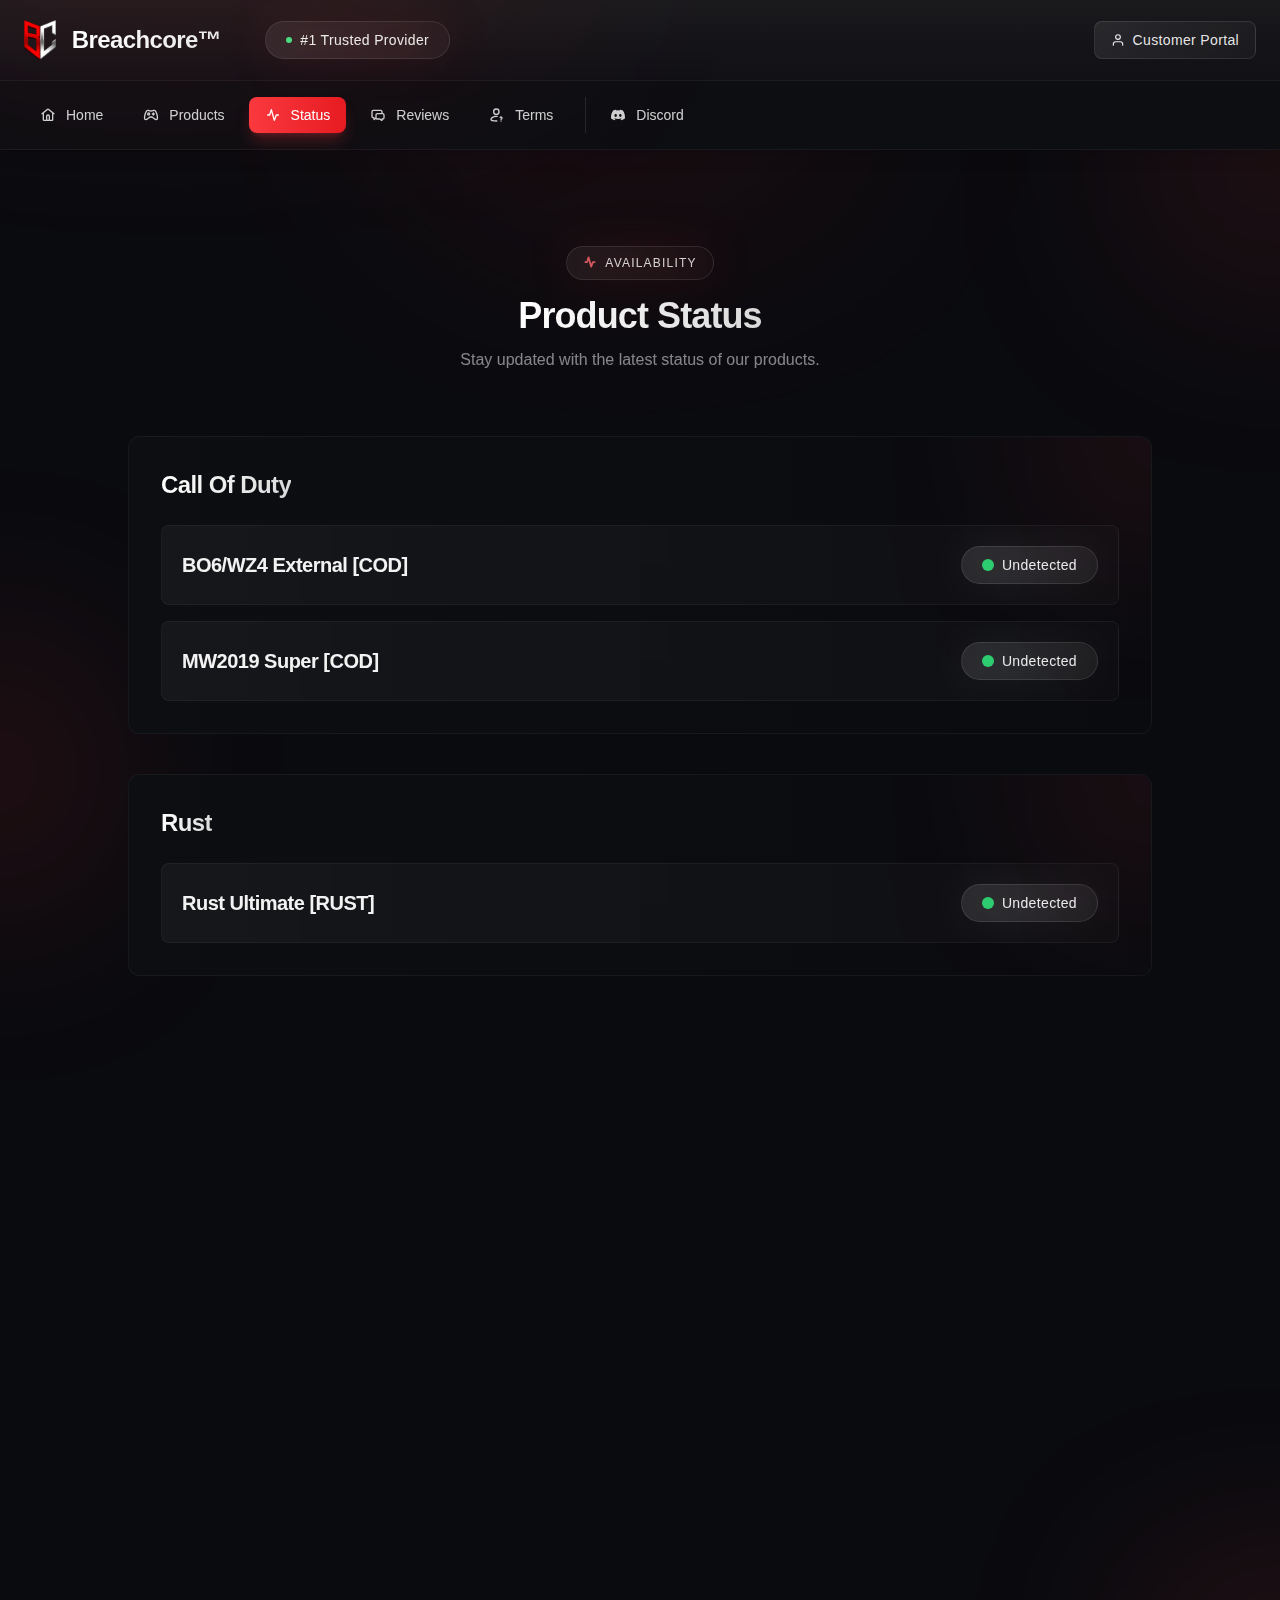
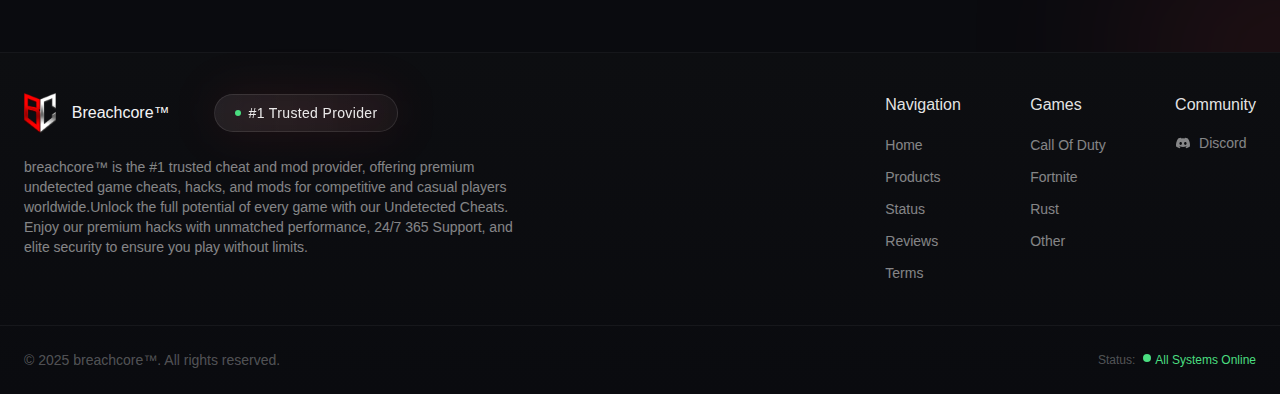
<file: status.html>
<head>
    <meta http-equiv="Content-Type" content="text/html; charset=UTF-8">
    <style>
        body {
            transition: opacity ease-in 0.2s;
        }

            body[unresolved] {
                opacity: 0;
                display: block;
                overflow: hidden;
                position: relative;
            }
    </style>

    <meta name="viewport" content="width=device-width, initial-scale=1, maximum-scale=1, user-scalable=no">
    <meta name="csrf-token" content="5HfZnlQmyRE7ygSghJvJdO8QZzF858k3PO2Yr56o">

    <meta name="robots" content="max-snippet:-1,max-image-preview:large,max-video-preview:-1">
    <link rel="canonical" href="https://breachcore.xyz/">

    <meta name="description" content="We provide what people need. Our products guarantee to change the way you play for the better.">
    <title>breachcore™</title>
    <meta name="image" content="https://breachcore.xyz/assets/img/banner.png">
    <meta property="og:title" content="breachcore™">
    <meta property="og:description" content="We provide what people need. Our products guarantee to change the way you play for the better.">
    <meta property="og:locale" content="en">
    <meta property="og:image" content="https://breachcore.xyz/assets/img/banner.png">
    <meta property="og:image:width" content="532">
    <meta property="og:image:height" content="543">
    <meta property="og:url" content="https://breachcore.xyz">
    <meta property="og:site_name" content="breachcore™">
    <meta property="og:type" content="website">
    <meta name="twitter:card" content="summary">
    <meta name="twitter:title" content="breachcore™">
    <meta name="twitter:description" content="We provide what people need. Our products guarantee to change the way you play for the better.">
    <script type="application/ld+json">{"@context":"https:\/\/schema.org","@graph":{"Organization":{"@type":"Organization","name":"breachcore\u2122","logo":{"@type":"ImageObject","url":"https:\/\/breachcore.xyz\/assets\/img\/logo.png","contentUrl":"https:\/\/breachcore.xyz\/assets\/img\/logo.png","caption":"breachcore\u2122","inLanguage":"en-US","width":276,"height":282}},"WebSite":{"@type":"WebSite","url":"https:\/\/breachcore.xyz","name":"breachcore\u2122","inLanguage":"en-US"},"WebPage":{"@type":"WebPage","url":"https:\/\/breachcore.xyz","name":"breachcore\u2122","inLanguage":"en-US"}}}</script>


    <title>Breachcore™</title>
    <link rel="icon" type="image/x-icon" href="./index_files/logo.png">

    <link rel="preconnect" href="https://fonts.bunny.net/">
    <link href="./terms_files/css" rel="stylesheet">

    <script src="./terms_files/scrollreveal"></script>
    <style type="text/css" id="operaUserStyle"></style>
    <script>
        window.addEventListener('DOMContentLoaded', () => {
            const scrollRevealElements = document.querySelectorAll('[data-aos="fade-in"]');
            if (scrollRevealElements.length) {
                scrollRevealElements.forEach((element) => {
                    ScrollReveal().reveal(element);
                });
            }
        });
    </script>
    <style>
        html.is-animating .transition-main {
            opacity: 0;
            transition: opacity 0.25s;
        }

        #title.is-animating, #content.is-animating {
            opacity: 0;
            transition: opacity 0.35s;
        }

        .swup-progress-bar {
            height: 2px;
            background-color: #fa393f;
        }
    </style>
    <link rel="preload" as="style" href="./status_files/app-Cvc42J-X.css">
    <link rel="stylesheet" href="./status_files/app-Cvc42J-X.css">
    <link href="./status_files/aos.css" rel="stylesheet">
    <link href="./status_files/splide.min.css" rel="stylesheet">
    <style type="text/css">
        :root img[width="728"][height="90"], :root [href="https://adstub.net/cina777/"], :root [href="https://adstub.net/arab777/"], :root [href="https://adstub.net/ratu89/"], :root [href="https://adstub.net/judi89/"], :root [href^="//mage98rquewz.com/"], :root [href^="//x4pollyxxpush.com/"], :root span[id^="ezoic-pub-ad-placeholder-"], :root ins.adsbygoogle[data-ad-slot], :root ins.adsbygoogle[data-ad-client], :root img[src^="https://s-img.adskeeper.com/"], :root guj-ad, :root gpt-ad, :root div[id^="zergnet-widget"], :root div[id^="vuukle-ad-"], :root div[id^="taboola-stream-"], :root div[id^="sticky_ad_"], :root div[id^="st"][style^="z-index: 999999999;"], :root div[id^="gpt_ad_"], :root div[id^="ezoic-pub-ad-"], :root div[id^="dfp-ad-"], :root div[id^="crt-"][style], :root div[id^="apn_native_ad_slot_"], :root div[id^="adspot-"], :root div[id^="adrotate_widgets-"], :root ps-connatix-module, :root div[id^="ad_position_"], :root div[id^="ad-div-"], :root div[id*="ScriptRoot"], :root div[id*="MarketGid"], :root [href="https://adstub.net/rusia777/"], :root div[data-id-advertdfpconf], :root div[data-dfp-id], :root hl-adsense, :root div[data-contentexchange-widget], :root div[data-alias="300x250 Ad 2"], :root div[data-adzone], :root div[data-adunit-path], :root div[data-adname], :root div[data-ad-targeting], :root div[data-ad-region], :root div[data-ad-placeholder], :root div[aria-label="Ads"], :root display-ads, :root display-ad-component, :root atf-ad-slot, :root aside[id^="adrotate_widgets-"], :root amp-fx-flying-carpet, :root amp-embed[type="taboola"], :root amp-connatix-player, :root amp-ad-custom, :root amp-ad, :root div[id^="google_dfp_"], :root ad-slot, :root ad-shield-ads, :root a[style="width:100%;height:100%;z-index:10000000000000000;position:absolute;top:0;left:0;"], :root a[onmousedown^="this.href='https://paid.outbrain.com/network/redir?"] + .ob_source, :root a[onclick^="window.location.replace('https://random-affiliate.atimaze.com/"], :root a[href^="https://xbet-4.com/"], :root div[id^="ad-position-"], :root a[href^="https://www.toprevenuegate.com/"], :root a[href^="https://www.purevpn.com/"][href*="&utm_source=aff-"], :root a[href^="https://www.privateinternetaccess.com/"] > img, :root a[href^="https://financeads.net/tc.php?"], :root a[href^="https://www.mrskin.com/tour"], :root a[href^="https://www.infowarsstore.com/"] > img, :root a[href^="https://www.highperformancecpmgate.com/"], :root a[href^="https://www.highcpmrevenuenetwork.com/"], :root a[href^="https://www.get-express-vpn.com/offer/"], :root a[href^="https://lnkxt.bannerator.com/"], :root a[href^="https://www.geekbuying.com/dynamic-ads/"], :root a[href^="https://www.financeads.net/tc.php?"], :root a[href^="https://www.effectiveratecpm.com/"], :root [href^="https://www.herbanomic.com/"] > img, :root a[href^="https://maymooth-stopic.com/"], :root a[href^="https://www.dql2clk.com/"], :root a[href^="https://www.nutaku.net/signup/landing/"], :root a[href^="https://www.dating-finder.com/signup/?ai_d="], :root a[href^="https://explore-site.com/"], :root a[href^="https://www.brazzersnetwork.com/landing/"], :root [data-template-type="nativead"], :root a[href^="https://www.endorico.com/Smartlink/"], :root a[href^="https://www.adultempire.com/"][href*="?partner_id="], :root a[href^="https://voluum.prom-xcams.com/"], :root a[href^="https://twinrdsyte.com/"], :root a[href^="https://twinrdsrv.com/"], :root a[href^="https://trk.nfl-online-streams.club/"], :root a[href^="https://tracking.avapartner.com/"], :root a[href^="https://track.wg-aff.com"], :root a[href^="https://track.ultravpn.com/"], :root a[href^="https://track.afcpatrk.com/"], :root a[href^="https://torguard.net/aff.php"] > img, :root [data-identity="adhesive-ad"], :root a[href^="https://tc.tradetracker.net/"] > img, :root a[href^="https://tatrck.com/"], :root a[href^="https://click.candyoffers.com/"], :root [href^="https://zstacklife.com/"] img, :root a[href^="https://t.aslnk.link/"], :root a[href^="https://t.adating.link/"], :root a[href^="https://go.trackitalltheway.com/"], :root [href^="https://track.fiverr.com/visit/"] > img, :root a[href^="https://syndication.exoclick.com/"], :root a[href^="https://syndication.dynsrvtbg.com/"], :root div[data-alias="300x250 Ad 1"], :root a[href^="https://syndicate.contentsserved.com/"], :root a[href^="https://svb-analytics.trackerrr.com/"], :root a[href^="https://track.aftrk5.com/"], :root a[href^="https://slkmis.com/"], :root a[href^="https://myclick-2.com/"], :root a[href^="https://sexynearme.com/"], :root [data-ad-manager-id], :root a[href^="https://s.zlinkr.com/"], :root bottomadblock, :root a[href^="https://s.zlinkd.com/"], :root [href="https://adstub.net/gaza88/"], :root a[href^="https://ad.doubleclick.net/"], :root a[href^="https://static.fleshlight.com/images/banners/"], :root a[href^="https://s.zlink7.com/"], :root a[href^="https://s.zlink3.com/"], :root a[href^="https://www.mrskin.com/account/"], :root a[href^="https://s.optzsrv.com/"], :root a[href^="https://s.ma3ion.com/"], :root a[href^="https://s.eunow4u.com/"], :root #kt_player > div[style$="display: block;"][style*="inset: 0px;"], :root [href$="/sexdating.php"], :root a[href^="https://quotationfirearmrevision.com/"], :root a[href^="https://pubads.g.doubleclick.net/"], :root a[href^="https://prf.hn/click/"][href*="/camref:"] > img, :root a[href^="https://www.dating-finder.com/?ai_d="], :root a[href^="https://serve.awmdelivery.com/"], :root a[href^="https://prf.hn/click/"][href*="/adref:"] > img, :root app-ad, :root [href^="https://ap.octopuspop.com/click/"] > img, :root a[href^="https://postback1win.com/"], :root a[href^="https://mmwebhandler.aff-online.com/"], :root a[href^="https://www.bet365.com/"][href*="affiliate="], :root a[href^="https://pb-track.com/"], :root a[href^="https://pb-front.com/"], :root a[href^="https://paid.outbrain.com/network/redir?"], :root a[href^="https://streamate.com/landing/click/"], :root div[class^="Adstyled__AdWrapper-"], :root a[href^="https://osfultrbriolenai.info/"], :root a[href^="https://upsups.click/"], :root a[href^="https://ndt5.net/"], :root a[href^="https://natour.naughtyamerica.com/track/"], :root a[href^="https://mediaserver.entainpartners.com/renderBanner.do?"], :root a[href^="https://lead1.pl/"], :root a[href^="https://landing.brazzersnetwork.com/"], :root a[href^="https://join.virtuallust3d.com/"], :root a[href^="https://kiksajex.com/"], :root a[href^="https://juicyads.in/"], :root a[href^="https://snowdayonline.xyz/"], :root a[href^="https://mediaserver.gvcaffiliates.com/renderBanner.do?"], :root a[href^="https://join.dreamsexworld.com/"], :root a[href^="https://join.bannedsextapes.com/track/"], :root a[href^="https://jaxofuna.com/"], :root a[href^="https://italarizege.xyz/"], :root a[href^="https://iqbroker.com/"][href*="?aff="], :root a[href^="https://identicaldrench.com/"], :root a[href^="https://hot-growngames.life/"], :root a[href^="https://helmethomicidal.com/"], :root a[href^="https://golinks.work/"], :root a[href^="https://s.zlinkn.com/"], :root a[href^="https://go.xxxvjmp.com/"], :root a[href^="https://go.xxxjmp.com"], :root [class^="tile-picker__CitrusBannerContainer-sc-"], :root a[href^="https://go.xxxiijmp.com"], :root a[href^="https://go.xtbaffiliates.com/"], :root [data-role="tile-ads-module"], :root a[href^="https://go.xlviirdr.com"], :root div[class$="-adlabel"], :root a[href^="https://go.xlviiirdr.com"], :root a[href^="https://ismlks.com/"], :root [href^="https://www.mypillow.com/"] > img, :root a[href^="https://go.xlirdr.com"], :root [data-css-class="dfp-inarticle"], :root a[href^="https://l.hyenadata.com/"], :root a[href^="https://go.tmrjmp.com"], :root a[href^="https://zirdough.net/"], :root a[href^="https://s.deltraff.com/"], :root a[href^="https://go.markets.com/visit/?bta="], :root a[href^="https://billing.purevpn.com/aff.php"] > img, :root a[href^="https://go.hpyrdr.com/"], :root a[href^="https://lijavaxa.com/"], :root a[href^="https://go.goaserv.com/"], :root a[href^="https://t.hrtye.com/"], :root a[href^="https://go.etoro.com/"] > img, :root a[href^="https://go.dmzjmp.com"], :root a[href^="https://www.bang.com/?aff="], :root #mgb-container > #mgb, :root a[href^="https://go.admjmp.com"], :root a[href^="https://ak.stikroltiltoowi.net/"], :root a[href^="https://get.surfshark.net/aff_c?"][href*="&aff_id="] > img, :root a[href^="https://www.adskeeper.com"], :root a[data-redirect^="https://paid.outbrain.com/network/redir?"], :root [href^="https://clicks.affstrack.com/"] > img, :root a[href^="https://engine.phn.doublepimp.com/"], :root a[href^="https://engine.blueistheneworanges.com/"], :root a[href^="https://drumskilxoa.click/"], :root a[href^="https://dl-protect.net/"], :root a[href*=".foxqck.com/"], :root a[href^="https://ctosrd.com/"], :root a[href^="https://clixtrac.com/"], :root [href^="https://noqreport.com/"] > img, :root a[href^="https://clicks.pipaffiliates.com/"], :root app-advertisement, :root a[href^="https://getmatchedlocally.com/"], :root a[href^="https://clickins.slixa.com/"], :root a[href^="https://datewhisper.life/"], :root a[href^="https://get-link.xyz/"], :root a[href^="https://click.linksynergy.com/fs-bin/"] > img, :root a[href^="https://combodef.com/"], :root a[href^="https://click.hoolig.app/"], :root a[href^="https://www.onlineusershielder.com/"], :root a[href^="https://click.ggpickaff.com/"], :root a[href^="https://track.totalav.com/"], :root a[href^="https://ctrdwm.com/"], :root img[src^="https://images.purevpnaffiliates.com"], :root a[href^="https://porntubemate.com/"], :root a[href^="https://clickadilla.com/"], :root a[href^="https://click.dtiserv2.com/"], :root a[href^="https://www.adxsrve.com/"], :root a[href^="https://click.Ggpickaff.com/"], :root a[href^="https://go.xlvirdr.com"], :root a[href^="http://www.iyalc.com/"], :root a[href^="https://stardomcoit.com/"], :root a[href^="https://claring-loccelkin.com/"], :root a[href^="https://bongacams2.com/track?"], :root a[href^="https://t.ajrkm1.com/"], :root a[href^="https://bongacams10.com/track?"], :root a[href^="https://www.sheetmusicplus.com/"][href*="?aff_id="], :root a[href^="https://bngpt.com/"], :root a[href^="//hoodingluster.com/"], :root a[href^="https://black77854.com/"], :root a[href^="http://annulmentequitycereals.com/"], :root [data-taboola-options], :root a[href^="https://believessway.com/"], :root a[href^="https://Click.ggpickaff.com/"], :root a[href^="https://banners.livepartners.com/"], :root a[href^="http://revolvemockerycopper.com/"], :root a[href^="https://awptjmp.com/"], :root a[href^="https://join.sexworld3d.com/track/"], :root a[href^="https://aweptjmp.com/"], :root a[href^="https://ausoafab.net/"], :root a[href^="https://aj1070.online/"], :root a[href^="https://bc.game/"], :root a[href^="https://ak.oalsauwy.net/"], :root a[href^="https://a.bestcontentoperation.top/"], :root a[href^="https://adultfriendfinder.com/go/"], :root a[href^="https://ads.planetwin365affiliate.com/"], :root a[href^="https://ads.leovegas.com/"], :root .nya-slot[style], :root a[href^="https://a.bestcontentweb.top/"], :root a[href^="https://a2.adform.net/"], :root a[href^="https://a.candyai.love/"], :root a[href^="https://playnano.online/offerwalls/?ref="], :root a[href^="https://a.adtng.com/"], :root .banner-img > .pbl, :root [data-m-ad-id], :root a[href^="https://a-ads.com/"], :root [id^="ad_slider"], :root a[href^="https://click.ggpickyaff.com/"], :root broadstreet-zone-container, :root a[href^="https://ak.psaltauw.net/"], :root a[href^="https://1winpb.com/"], :root div[id^="rc-widget-"], :root a[href^="https://turnstileunavailablesite.com/"], :root a[href^="https://chaturbate.com/in/?"], :root a[href^="https://prf.hn/click/"][href*="/creativeref:"] > img, :root a[href*="&maxads="], :root a[href^="http://www.adultempire.com/unlimited/promo?"][href*="&partner_id="], :root a[href^="https://1betandgonow.com/"], :root div[id^="optidigital-adslot"], :root [href^="https://wsup.ai/"], :root a[href^="https://123-stream.org/"], :root a[href^="https://in.rabbtrk.com/"], :root a[href^="http://www.h4trck.com/"], :root a[href^="http://www.friendlyduck.com/AF_"], :root a[href^="http://partners.etoro.com/"], :root [href="https://chaturbate.jjgirls.com/"] > img, :root a[href^="http://cam4com.go2cloud.org/aff_c?"], :root a[href^="https://ads.betfair.com/redirect.aspx?"], :root a[href^="http://trk.globwo.online/"], :root a[href^="http://troopsassistedstupidity.com/"], :root a[href^="https://random-affiliate.atimaze.com/"], :root a-ad, :root a[href^="https://offhandpump.com/"], :root a[href^="http://stickingrepute.com/"], :root #slashboxes > .deals-rail, :root a[href^="http://join.brokestraightboys.com/track/"], :root a[href^="http://roadcontagion.com/"], :root a[href^="http://premonitioninventdisagree.com/"], :root [href^="http://mypillow.com/"] > img, :root a[href^="http://bongacams.com/track?"], :root a[href^="https://track.adform.net/"], :root a[href^="http://avthelkp.net/"], :root a[href^="https://a.medfoodhome.com/"], :root a[href^="https://engine.flixtrial.com/"], :root [data-type="ad-vertical"], :root a[href^="//startgaming.net/tienda/" i], :root a[href^="https://a.medfoodsafety.com/"], :root a[href^="//go.eabids.com/"], :root a[href^="//ejitsirdosha.net/"], :root a[href^=" https://www.friendlyduck.com/AF_"], :root [data-cl-spot-id], :root a[href*="/jump/next.php?r="], :root a[href^="https://go.rmishe.com/"], :root [href^="https://ilovemyfreedoms.com/landing-"], :root a[href^="https://syndication.optimizesrv.com/"], :root a[href*="//daichoho.com/"], :root a[href^="https://go.nordvpn.net/aff"] > img, :root .\[\&_\.gdprAdTransparencyCogWheelButton\]\:\!pjra-z-\[5\], :root [href^="http://clicks.totemcash.com/"], :root a[href^="https://ad.zanox.com/ppc/"] > img, :root a[href^="https://lone-pack.com/"], :root [data-d-ad-id], :root a[href*=".engine.adglare.net/"], :root a[href^="https://t.ajrkm3.com/"], :root [href^="https://aads.com/campaigns/"], :root a[href^="//stighoazon.com/"], :root div[id^="lazyad-"], :root a[href^="http://com-1.pro/"], :root [href^="https://www.profitablegatecpm.com/"], :root a[href*=".cfm?domain="][href*="&fp="], :root [data-ad-name], :root a[href^="https://loboclick.com/"], :root a[data-url^="https://vulpix.bet/?ref="], :root a[href^="https://ab.advertiserurl.com/aff/"], :root a[data-oburl^="https://paid.outbrain.com/network/redir?"], :root a[href^="https://go.xlivrdr.com"], :root [onclick^="location.href='https://1337x.vpnonly.site/"], :root [id^="section-ad-banner"], :root a[href^="https://www.goldenfrog.com/vyprvpn?offer_id="][href*="&aff_id="], :root a[href^="https://wmctjd.com/"], :root a[href*="//jjgirls.com/sex/Chaturbate"], :root [id^="ad-wrap-"], :root [href^="https://zone.gotrackier.com/"], :root a[href^="http://sarcasmadvisor.com/"], :root [href^="https://www.restoro.com/"], :root [href^="https://www.targetingpartner.com/"], :root .section-subheader > .section-hotel-prices-header, :root [href^="https://www.hostg.xyz/"] > img, :root a[href^="http://adultfriendfinder.com/go/"], :root a[href^="https://fastestvpn.com/lifetime-special-deal?a_aid="], :root a[href^="https://tour.mrskin.com/"], :root [href^="https://www.brighteonstore.com/products/"] img, :root citrus-ad-wrapper, :root a[href^="https://go.grinsbest.com/"], :root a[href^="https://vo2.qrlsx.com/"], :root [href^="https://www.avantlink.com/click.php"] img, :root [href^="https://wwp.hoqodd.com/redirect-zone/"], :root div[id^="div-ads-"], :root [href^="https://rapidgator.net/article/premium/ref/"], :root [href^="https://join.girlsoutwest.com/"], :root a[href^="https://activate-game.com/"], :root .scroll-fixable.rail-right > .deals-rail, :root [data-wpas-zoneid], :root a[href^="https://track.aftrk3.com/"], :root [href^="https://join3.bannedsextapes.com"], :root a[href^="https://bodelen.com/"], :root a[href*=".g2afse.com/"], :root div[id^="adngin-"], :root [data-rc-widget], :root span[data-ez-ph-id], :root [href^="https://track.aftrk1.com/"], :root [href^="https://join.playboyplus.com/track/"], :root a[href^="https://go.xxxijmp.com"], :root [href^="https://istlnkcl.com/"], :root a[href^="https://t.acam.link/"], :root a[href^="https://go.strpjmp.com/"], :root [href^="https://url.totaladblock.com/"], :root a[href^="https://tm-offers.gamingadult.com/"], :root [href^="https://charmingdatings.life/"], :root [href="https://adstub.net/indo666/"], :root [href^="https://glersakr.com/"], :root a[href^="https://a.bestcontentfood.top/"], :root [href^="https://cpa.10kfreesilver.com/"], :root [data-id^="div-gpt-ad"], :root a[href^="https://tracker.loropartners.com/"], :root [href^="https://awbbjmp.com/"], :root div[ow-ad-unit-wrapper], :root a[data-href^="http://ads.trafficjunky.net/"], :root [data-advadstrackid], :root a[href^="https://www.friendlyduck.com/AF_"], :root [href^="https://ad1.adfarm1.adition.com/"], :root a[href^="https://bngprm.com/"], :root [href^="https://shiftnetwork.infusionsoft.com/go/"] > img, :root a[href^="https://go.bushheel.com/"], :root a[href^="https://ctjdwm.com/"], :root a[href^="https://camfapr.com/landing/click/"], :root div[data-ad-wrapper], :root .gnt_em_vp_c[data-g-s="vp_dk"], :root [href="//sexcams.plus/"], :root [href^="http://www.mypillow.com/"] > img, :root a[href^="https://promerycergerful.com/"], :root #kt_player > a[target="_blank"], :root [href="https://ourgoldguy.com/contact/"] img, :root .ob_container .item-container-obpd, :root [id^="div-gpt-ad"], :root [href="https://jdrucker.com/gold"] > img, :root a[href^="https://join.virtualtaboo.com/track/"], :root [id^="ad_sky"], :root [name^="google_ads_iframe"], :root a[href^="https://www.liquidfire.mobi/"], :root .grid > .container > #aside-promotion, :root DFP-AD, :root [href^="https://go.xlrdr.com"], :root a[href^="https://s.cant3am.com/"], :root [data-testid^="taboola-"], :root [data-testid^="section-AdRowBillboard"], :root a[href^="https://track.1234sd123.com/"], :root zeus-ad, :root [data-testid="prism-ad-wrapper"], :root [href^="https://ad.admitad.com/"], :root [href^="https://mypillow.com/"] > img, :root [data-testid="ad_testID"], :root a[href^="https://trk.softonixs.xyz/"], :root [href^="https://www.mypatriotsupply.com/"] > img, :root [href^="https://antiagingbed.com/discount/"] > img, :root a[href*=".adsrv.eacdn.com/"], :root a[href^="https://go.cmtaffiliates.com/"], :root [href^="https://optimizedelite.com/"] > img, :root [data-testid="adBanner-wrapper"], :root [href^="https://mylead.global/stl/"] > img, :root [href^="https://mypatriotsupply.com/"] > img, :root a[href^="https://go.hpyjmp.com"], :root iframe[scrolling="no"][sandbox*="allow-popups allow-modals"][style^="width: 100%; height: 100%; border: none;"], :root [href^="https://mystore.com/"] > img, :root [href^="https://wct.link/click?"], :root div[data-adunit], :root app-large-ad, :root [href^="https://turtlebids.irauctions.com/"] img, :root a[href^="https://witnessjacket.com/"], :root [data-mobile-ad-id], :root [data-dynamic-ads], :root [class^="amp-ad-"], :root a[href^="http://handgripvegetationhols.com/"], :root a[href^="https://go.rmhfrtnd.com"], :root a[href^="https://go.bbrdbr.com"], :root a[href^="https://fc.lc/ref/"], :root [data-adshim], :root topadblock, :root a[href^="//s.zlinkd.com/"], :root #teaser1[style^="width:autopx;"], :root [href^="https://www.cloudways.com/en/?id"], :root [data-asg-ins], :root a[href^="https://gamingadlt.com/?offer="], :root a[href^="https://rixofa.com/"], :root a[href^="https://best-experience-cool.com/"], :root [data-desktop-ad-id], :root [data-adbridg-ad-class], :root #teaser3[style^="width:autopx;"], :root [data-adblockkey], :root [data-block-type="ad"], :root [data-ad-width], :root [onclick*="content.ad/"], :root AMP-AD, :root [data-ad-cls], :root [data-ez-name], :root a[href^="https://go.mnaspm.com/"], :root a[href^="https://service.bv-aff-trx.com/"], :root a[href^="https://6-partner.com/"], :root [class^="s2nPlayer"], :root [href^="https://affiliate.fastcomet.com/"] > img, :root [class^="adDisplay-module"], :root a[href^="https://adclick.g.doubleclick.net/"], :root [data-freestar-ad][id], :root AD-SLOT, :root a[href^="https://www.googleadservices.com/pagead/aclk?"] > img, :root [data-ad-module], :root a[href^="https://go.skinstrip.net"][href*="?campaignId="], :root #teaser2[style^="width:autopx;"], :root [data-revive-zoneid], :root a[href^="https://losingoldfry.com/"], :root div[id^="div-gpt-"], :root a[href^="https://gml-grp.com/"], :root .ob_dual_right > .ob_ads_header ~ .odb_div, :root a[href^="http://tc.tradetracker.net/"] > img, :root [data-testid="commercial-label-taboola"], :root [class^="div-gpt-ad"], :root a[href^="https://traffdaq.com/"], :root a[href^="https://cam4com.go2cloud.org/"], :root a[href^="http://li.blogtrottr.com/click?"], :root a[href^="https://www8.smartadserver.com/"], :root a[href^="https://pb-imc.com/"], :root a[onmousedown^="this.href='https://paid.outbrain.com/network/redir?"], :root a[href^="https://t.ajump1.com/"], :root a[href^="https://wittered-mainging.com/"], :root #teaser3[style="width: 100%;text-align: center;display: scroll;position:fixed;bottom: 0;margin: 0 auto;z-index: 103;"] {
            display: none !important;
        }
    </style>
    <style></style>
</head>
<body class="psjv6 atig9 kxvz2 dsfqk" data-aos-easing="ease" data-aos-duration="400" data-aos-delay="0" style="height: 100%;">
    <div class="cic1z iahns xcmp8 ctwkx">
        <div>
            <header class="qyatz ucc13 ti3b1 hoibp" x-data="navbar">
                <div class="othpa u5j55">
                    <div class="dgrwg z9lwn tfdsb qyatz">
                        <div class="b9qh0 -top-32 -left-20 nq9mz tzayt mfkub ou39r zbhfx k4as0 ax0n2 r4zpa zxzlc"></div>

                        <div class="iahns jp0w2 ctwkx jsmnu qyatz vyaf5 wa9ff">
                            <div class="iahns jsmnu ctwkx ko3km l3f7f n3ukw gqslg">
                                <a href="https://breachcore.xyz/" class="grt2n iahns jsmnu b6c6z lv8iq d4m3d qlp60">
                                    <img class="r14yo" alt="Breachcore™ Logo" src="./index_files/logo.png">
                                    <span class="j0e2f j7qpn k4as0 kr3uj fi1fx m77td wp93l ngtkt">
                                        Breachcore™
                                    </span>
                                </a>

                                <div class="upqiq xo2yk gb5ej byd3r k4as0 poohr iwi7g bob59 ou39r mjqru l6tat qyatz salq1">
                                    <div class="b9qh0 mqj0s k4as0 py1v3 uy0yv ou39r qcrvd"></div>
                                    <span class="qyatz wzjhr y5y0a zhecc x7mel iahns jsmnu q6r86">
                                        <span class="tyf5n onc4e w1uoi kyvuw ou39r uazz3"></span>
                                        #1 Trusted Provider
                                    </span>
                                </div>

                                <div class="iahns jsmnu q6r86 oldo3">

                                    <button type="button" x-on:click="toggleMobileMenu" x-ref="mobileMenuBtn" class="xugga xguqc y1wxu mjqru yvnvc dmwlo wvnxf tm9tv">
                                        <div class="dpgm8 k4z1z agrh2 ou39r vxra1 dmwlo l78j2" x-bind:class="{ &#39;tl0mq d9gfy&#39;: showMobileMenu }"></div>
                                        <div class="dpgm8 gaw7z k4z1z agrh2 ou39r vxra1 dmwlo l78j2" x-bind:class="{ &#39;-translate-y-1 -rotate-45&#39;: showMobileMenu }"></div>
                                    </button>
                                </div>
                            </div>
                                <a href="https://discord.com/invite/BreachCore" target="_blank" class="v9gja e4z8a dy5ir ltg9z grt2n">
                                    <svg xmlns="http://www.w3.org/2000/svg" class="clrut -mt-px" viewBox="0 0 24 24"><!-- Icon from MingCute Icon by MingCute Design - https://github.com/Richard9394/MingCute/blob/main/LICENSE --><g fill="none" fill-rule="evenodd"><path d="m12.593 23.258l-.011.002l-.071.035l-.02.004l-.014-.004l-.071-.035q-.016-.005-.024.005l-.004.01l-.017.428l.005.02l.01.013l.104.074l.015.004l.012-.004l.104-.074l.012-.016l.004-.017l-.017-.427q-.004-.016-.017-.018m.265-.113l-.013.002l-.185.093l-.01.01l-.003.011l.018.43l.005.012l.008.007l.201.093q.019.005.029-.008l.004-.014l-.034-.614q-.005-.018-.02-.022m-.715.002a.02.02 0 0 0-.027.006l-.006.014l-.034.614q.001.018.017.024l.015-.002l.201-.093l.01-.008l.004-.011l.017-.43l-.003-.012l-.01-.01z"></path><path fill="currentColor" d="M16 14a5 5 0 0 1 4.995 4.783L21 19v2a1 1 0 0 1-1.993.117L19 21v-2a3 3 0 0 0-2.824-2.995L16 16H8a3 3 0 0 0-2.995 2.824L5 19v2a1 1 0 0 1-1.993.117L3 21v-2a5 5 0 0 1 4.783-4.995L8 14zM12 2a5 5 0 1 1 0 10a5 5 0 0 1 0-10m0 2a3 3 0 1 0 0 6a3 3 0 0 0 0-6"></path></g></svg>
                                    <span>Customer Portal</span>
                                </a>
                            </div>
                            <div x-ref="mobileMenu" class="b9qh0 fmlhg we8xx dlq1j z9lwn s50py tpgm3 d508i dmwlo l78j2 oldo3 j9c5j a8oon zjrsg" x-bind:class="{ &#39;rbc3j po0pr whez0&#39;: showMobileMenu, &#39;j9c5j a8oon zjrsg&#39;: !showMobileMenu }">
                                <nav class="nq9mz itzgm mjqru u5j55 nsp8u xugga mzgkw qli5n ihfst" aria-label="Mobile Navigation">
                                    <ul class="iahns xcmp8 q6r86 dajdv zhecc">
                                        <li>
                                            <a href="https://breachcore.xyz/" class="grt2n iahns jsmnu u7q06 m6cr5 cd5xy xguqc dmwlo d4m3d k4as0 egg01 uktm6 pz7xt qli5n gx3yz">
                                                <svg xmlns="http://www.w3.org/2000/svg" class="a45w7" viewBox="0 0 24 24"><g fill="none"><path d="m12.593 23.258l-.011.002l-.071.035l-.02.004l-.014-.004l-.071-.035q-.016-.005-.024.005l-.004.01l-.017.428l.005.02l.01.013l.104.074l.015.004l.012-.004l.104-.074l.012-.016l.004-.017l-.017-.427q-.004-.016-.017-.018m.265-.113l-.013.002l-.185.093l-.01.01l-.003.011l.018.43l.005.012l.008.007l.201.093q.019.005.029-.008l.004-.014l-.034-.614q-.005-.018-.02-.022m-.715.002a.02.02 0 0 0-.027.006l-.006.014l-.034.614q.001.018.017.024l.015-.002l.201-.093l.01-.008l.004-.011l.017-.43l-.003-.012l-.01-.01z"></path><path fill="currentColor" d="M10.772 2.688a2 2 0 0 1 2.317-.099l.139.1l8.384 6.52c.721.561.37 1.692-.499 1.785l-.116.006H20v8a2 2 0 0 1-1.85 1.995L18 21H6a2 2 0 0 1-1.994-1.85L4 19v-8h-.997C2.09 11 1.671 9.892 2.3 9.285l.088-.076zM12 4.267L5.625 9.225c.229.185.375.468.375.785V19h3v-5a3 3 0 1 1 6 0v5h3v-8.99c0-.317.146-.6.375-.785zM12 13a1 1 0 0 0-1 1v5h2v-5a1 1 0 0 0-1-1"></path></g></svg>
                                                <span>Home</span>
                                            </a>
                                        </li>
                                        <li>
                                            <a href="https://breachcore.xyz/products" class="grt2n iahns jsmnu u7q06 m6cr5 cd5xy xguqc dmwlo d4m3d bd7hm dd145 vz9w9 fa792">
                                                <svg xmlns="http://www.w3.org/2000/svg" class="a45w7" viewBox="0 0 24 24"><g fill="none" fill-rule="evenodd"><path d="m12.593 23.258l-.011.002l-.071.035l-.02.004l-.014-.004l-.071-.035q-.016-.005-.024.005l-.004.01l-.017.428l.005.02l.01.013l.104.074l.015.004l.012-.004l.104-.074l.012-.016l.004-.017l-.017-.427q-.004-.016-.017-.018m.265-.113l-.013.002l-.185.093l-.01.01l-.003.011l.018.43l.005.012l.008.007l.201.093q.019.005.029-.008l.004-.014l-.034-.614q-.005-.018-.02-.022m-.715.002a.02.02 0 0 0-.027.006l-.006.014l-.034.614q.001.018.017.024l.015-.002l.201-.093l.01-.008l.004-.011l.017-.43l-.003-.012l-.01-.01z"></path><path fill="currentColor" d="M17 4c.763 0 1.394.434 1.856.89c.481.473.922 1.109 1.314 1.81c.787 1.406 1.472 3.243 1.925 5.058c.45 1.801.699 3.682.54 5.161C22.475 18.404 21.71 20 20 20c-1.476 0-2.652-.76-3.614-1.531l-.351-.289l-.492-.415l-.444-.368C14.08 16.572 13.175 16 12 16s-2.08.572-3.099 1.397l-.444.368l-.492.415l-.35.289C6.651 19.24 5.475 20 4 20c-1.711 0-2.476-1.596-2.635-3.081c-.158-1.48.09-3.36.54-5.161c.453-1.815 1.138-3.652 1.925-5.059c.392-.7.833-1.336 1.314-1.81C5.606 4.434 6.237 4 7 4c.515 0 1.018.123 1.513.27l.592.181q.148.046.295.087c.865.248 1.75.462 2.6.462s1.735-.214 2.6-.462l.885-.267C15.983 4.124 16.49 4 17 4m0 2c-.383 0-.783.116-1.171.243l-.458.151l-.221.068c-.885.252-2 .538-3.15.538s-2.265-.286-3.15-.538l-.22-.068l-.459-.151C7.783 6.115 7.383 6 7 6c-.418.078-.793.585-1.076 1.055l-.158.275l-.19.346c-.682 1.218-1.31 2.88-1.73 4.567c-.395 1.576-.587 3.086-.514 4.21l.026.293l.02.176l.03.208c.069.401.218.87.592.87c.812 0 1.49-.404 2.333-1.074l.403-.328l.76-.636l.344-.28C8.904 14.839 10.235 14 12 14s3.096.84 4.16 1.682l.345.28l.76.636l.402.328C18.51 17.596 19.187 18 20 18c.34 0 .494-.387.571-.759l.038-.218l.037-.317c.123-1.146-.067-2.765-.491-4.463c-.386-1.546-.946-3.072-1.562-4.254l-.359-.66l-.158-.273C17.793 6.585 17.418 6.078 17 6M8.5 8a2.5 2.5 0 1 1 0 5a2.5 2.5 0 0 1 0-5m7 0a1 1 0 0 1 .993.883L16.5 9v.5h.5a1 1 0 0 1 .117 1.993L17 11.5h-.5v.5a1 1 0 0 1-1.993.117L14.5 12v-.5H14a1 1 0 0 1-.117-1.993L14 9.5h.5V9a1 1 0 0 1 1-1m-7 2a.5.5 0 1 0 0 1a.5.5 0 0 0 0-1"></path></g></svg>
                                                <span>Products</span>
                                            </a>
                                        </li>
                                        <li>
                                            <a href="https://breachcore.xyz/status" class="grt2n iahns jsmnu u7q06 m6cr5 cd5xy xguqc dmwlo d4m3d bd7hm dd145 vz9w9 fa792">
                                                <svg xmlns="http://www.w3.org/2000/svg" class="a45w7" viewBox="0 0 24 24"><g fill="none" fill-rule="evenodd"><path d="m12.594 23.258l-.012.002l-.071.035l-.02.004l-.014-.004l-.071-.036q-.016-.004-.024.006l-.004.01l-.017.428l.005.02l.01.013l.104.074l.015.004l.012-.004l.104-.074l.012-.016l.004-.017l-.017-.427q-.004-.016-.016-.018m.264-.113l-.014.002l-.184.093l-.01.01l-.003.011l.018.43l.005.012l.008.008l.201.092q.019.005.029-.008l.004-.014l-.034-.614q-.005-.019-.02-.022m-.715.002a.02.02 0 0 0-.027.006l-.006.014l-.034.614q.001.018.017.024l.015-.002l.201-.093l.01-.008l.003-.011l.018-.43l-.003-.012l-.01-.01z"></path><path fill="currentColor" d="M9.514 3a1 1 0 0 1 .949.73l3.673 13.06l1.928-5.141A1 1 0 0 1 17 11h3a1 1 0 1 1 0 2h-2.307l-2.757 7.351a1 1 0 0 1-1.899-.08L9.45 7.514l-1.496 4.784A1 1 0 0 1 7 13H4a1 1 0 1 1 0-2h2.265l2.28-7.298A1 1 0 0 1 9.516 3Z"></path></g></svg>
                                                <span>Status</span>
                                            </a>
                                        </li>
                                        <li>
                                            <a href="https://breachcore.xyz/reviews" class="grt2n iahns jsmnu u7q06 m6cr5 cd5xy xguqc dmwlo d4m3d bd7hm dd145 vz9w9 fa792">
                                                <svg xmlns="http://www.w3.org/2000/svg" class="a45w7" viewBox="0 0 24 24"><g fill="none"><path d="m12.593 23.258l-.011.002l-.071.035l-.02.004l-.014-.004l-.071-.035q-.016-.005-.024.005l-.004.01l-.017.428l.005.02l.01.013l.104.074l.015.004l.012-.004l.104-.074l.012-.016l.004-.017l-.017-.427q-.004-.016-.017-.018m.265-.113l-.013.002l-.185.093l-.01.01l-.003.011l.018.43l.005.012l.008.007l.201.093q.019.005.029-.008l.004-.014l-.034-.614q-.005-.018-.02-.022m-.715.002a.02.02 0 0 0-.027.006l-.006.014l-.034.614q.001.018.017.024l.015-.002l.201-.093l.01-.008l.004-.011l.017-.43l-.003-.012l-.01-.01z"></path><path fill="currentColor" d="M16 4a3 3 0 0 1 2.995 2.824L19 7v2a3 3 0 0 1 2.995 2.824L22 12v4a3 3 0 0 1-2.824 2.995L19 19v.966c0 1.02-1.143 1.594-1.954 1.033l-.096-.072L14.638 19H11a3 3 0 0 1-1.998-.762l-.14-.134L7 19.5c-.791.593-1.906.075-1.994-.879L5 18.5V17a3 3 0 0 1-2.995-2.824L2 14V7a3 3 0 0 1 2.824-2.995L5 4zm3 7h-8a1 1 0 0 0-1 1v4a1 1 0 0 0 1 1h3.638a2 2 0 0 1 1.28.464l1.088.906A1.5 1.5 0 0 1 18.5 17h.5a1 1 0 0 0 1-1v-4a1 1 0 0 0-1-1m-3-5H5a1 1 0 0 0-1 1v7a1 1 0 0 0 1 1h.5A1.5 1.5 0 0 1 7 16.5v.5l1.01-.757A3 3 0 0 1 8 16v-4a3 3 0 0 1 3-3h6V7a1 1 0 0 0-1-1"></path></g></svg>
                                                <span>Reviews</span>
                                            </a>
                                        </li>
                                        <li>
                                            <a href="https://breachcore.xyz/terms" class="grt2n iahns jsmnu u7q06 m6cr5 cd5xy xguqc dmwlo d4m3d bd7hm dd145 vz9w9 fa792">
                                                <svg xmlns="http://www.w3.org/2000/svg" class="a45w7" viewBox="0 0 24 24"><g fill="none" fill-rule="evenodd"><path d="m12.594 23.258l-.012.002l-.071.035l-.02.004l-.014-.004l-.071-.036q-.016-.004-.024.006l-.004.01l-.017.428l.005.02l.01.013l.104.074l.015.004l.012-.004l.104-.074l.012-.016l.004-.017l-.017-.427q-.004-.016-.016-.018m.264-.113l-.014.002l-.184.093l-.01.01l-.003.011l.018.43l.005.012l.008.008l.201.092q.019.005.029-.008l.004-.014l-.034-.614q-.005-.019-.02-.022m-.715.002a.02.02 0 0 0-.027.006l-.006.014l-.034.614q.001.018.017.024l.015-.002l.201-.093l.01-.008l.003-.011l.018-.43l-.003-.012l-.01-.01z"></path><path fill="currentColor" d="M11 2a5 5 0 1 0 0 10a5 5 0 0 0 0-10M8 7a3 3 0 1 1 6 0a3 3 0 0 1-6 0M4 18.5c0-.18.09-.489.413-.899c.316-.4.804-.828 1.451-1.222C7.157 15.589 8.977 15 11 15q.563 0 1.105.059a1 1 0 1 0 .211-1.99A13 13 0 0 0 11 13c-2.395 0-4.575.694-6.178 1.672c-.8.488-1.484 1.064-1.978 1.69C2.358 16.976 2 17.713 2 18.5c0 .845.411 1.511 1.003 1.986c.56.45 1.299.748 2.084.956C6.665 21.859 8.771 22 11 22l.685-.005a1 1 0 1 0-.027-2L11 20c-2.19 0-4.083-.143-5.4-.492c-.663-.175-1.096-.382-1.345-.582C4.037 18.751 4 18.622 4 18.5M17 21a1 1 0 0 1 .883-.993l.119-.007a1 1 0 0 1 .117 1.993L18 22a1 1 0 0 1-1-1m.567-4.75a.5.5 0 0 1 .933.25c0 .135-.048.255-.321.48l-.145.114l-.11.082c-.074.055-.162.12-.243.186l-.139.116a1.7 1.7 0 0 0-.488.697a1 1 0 0 0 1.835.782l.097-.077l.357-.27l.107-.086l.181-.158c.406-.374.869-.968.869-1.866a2.5 2.5 0 0 0-4.662-1.257a1 1 0 0 0 1.729 1.007"></path></g></svg>
                                                <span>Terms</span>
                                            </a>
                                        </li>
                                        <li aria-hidden="true" class="t5hbz qph1r law8c n7j1h"></li>
                                        <li>
                                            <a href="https://discord.com/invite/BreachCore" target="_blank" rel="noopener" class="grt2n iahns jsmnu u7q06 m6cr5 cd5xy xguqc bd7hm dmwlo d4m3d dd145 vz9w9 fa792">
                                                <svg xmlns="http://www.w3.org/2000/svg" class="a45w7" viewBox="0 0 24 24"><path fill="currentColor" d="M19.27 5.33C17.94 4.71 16.5 4.26 15 4a.1.1 0 0 0-.07.03c-.18.33-.39.76-.53 1.09a16.1 16.1 0 0 0-4.8 0c-.14-.34-.35-.76-.54-1.09c-.01-.02-.04-.03-.07-.03c-1.5.26-2.93.71-4.27 1.33c-.01 0-.02.01-.03.02c-2.72 4.07-3.47 8.03-3.1 11.95c0 .02.01.04.03.05c1.8 1.32 3.53 2.12 5.24 2.65c.03.01.06 0 .07-.02c.4-.55.76-1.13 1.07-1.74c.02-.04 0-.08-.04-.09c-.57-.22-1.11-.48-1.64-.78c-.04-.02-.04-.08-.01-.11c.11-.08.22-.17.33-.25c.02-.02.05-.02.07-.01c3.44 1.57 7.15 1.57 10.55 0c.02-.01.05-.01.07.01c.11.09.22.17.33.26c.04.03.04.09-.01.11c-.52.31-1.07.56-1.64.78c-.04.01-.05.06-.04.09c.32.61.68 1.19 1.07 1.74c.03.01.06.02.09.01c1.72-.53 3.45-1.33 5.25-2.65c.02-.01.03-.03.03-.05c.44-4.53-.73-8.46-3.1-11.95c-.01-.01-.02-.02-.04-.02M8.52 14.91c-1.03 0-1.89-.95-1.89-2.12s.84-2.12 1.89-2.12c1.06 0 1.9.96 1.89 2.12c0 1.17-.84 2.12-1.89 2.12m6.97 0c-1.03 0-1.89-.95-1.89-2.12s.84-2.12 1.89-2.12c1.06 0 1.9.96 1.89 2.12c0 1.17-.83 2.12-1.89 2.12"></path></svg>
                                                <span>Discord</span>
                                            </a>
                                        </li>
                                        </li>
                                        <li class="y84ha">
                                            <a href="https://discord.com/invite/BreachCore" target="_blank" rel="noopener" class="grt2n iahns jsmnu gs1p4 u7q06 m6cr5 cd5xy xguqc k4as0 egg01 uktm6 pz7xt yrgo8 qli5n gx3yz dmwlo d4m3d j4sin lxdiy">
                                                <svg xmlns="http://www.w3.org/2000/svg" class="a45w7" viewBox="0 0 24 24"><path fill="currentColor" d="M12 1a5 5 0 0 1 5 5v2h1a3 3 0 0 1 3 3v7a3 3 0 0 1-3 3H6a3 3 0 0 1-3-3v-7a3 3 0 0 1 3-3h1V6a5 5 0 0 1 5-5m0 2a3 3 0 0 0-3 3v2h6V6a3 3 0 0 0-3-3"></path></svg>
                                                <span>Customer Login</span>
                                            </a>
                                        </li>
                                    </ul>
                                </nav>
                            </div>
                        </div>
                    </div>
                </div>

                <nav class="oc17u mzgkw othpa u5j55 qli5n ihfst salq1 upqiq z0xhw p3o16 f3c3x" id="nav">
                    <div class="dgrwg z9lwn tfdsb v9z63">
                        <div class="iahns jp0w2 tfq3e ctwkx jsmnu">
                            <ul class="iahns q6r86">
                                <li>
                                    <a href="https://breachcore.xyz/" class="grt2n iahns jsmnu u7q06 m6cr5 gb5ej wzjhr zhecc xguqc dmwlo d4m3d bd7hm dd145 vz9w9">
                                        <svg xmlns="http://www.w3.org/2000/svg" class="a45w7" viewBox="0 0 24 24"><!-- Icon from MingCute Icon by MingCute Design - https://github.com/Richard9394/MingCute/blob/main/LICENSE --><g fill="none"><path d="m12.593 23.258l-.011.002l-.071.035l-.02.004l-.014-.004l-.071-.035q-.016-.005-.024.005l-.004.01l-.017.428l.005.02l.01.013l.104.074l.015.004l.012-.004l.104-.074l.012-.016l.004-.017l-.017-.427q-.004-.016-.017-.018m.265-.113l-.013.002l-.185.093l-.01.01l-.003.011l.018.43l.005.012l.008.007l.201.093q.019.005.029-.008l.004-.014l-.034-.614q-.005-.018-.02-.022m-.715.002a.02.02 0 0 0-.027.006l-.006.014l-.034.614q.001.018.017.024l.015-.002l.201-.093l.01-.008l.004-.011l.017-.43l-.003-.012l-.01-.01z"></path><path fill="currentColor" d="M10.772 2.688a2 2 0 0 1 2.317-.099l.139.1l8.384 6.52c.721.561.37 1.692-.499 1.785l-.116.006H20v8a2 2 0 0 1-1.85 1.995L18 21H6a2 2 0 0 1-1.994-1.85L4 19v-8h-.997C2.09 11 1.671 9.892 2.3 9.285l.088-.076zM12 4.267L5.625 9.225c.229.185.375.468.375.785V19h3v-5a3 3 0 1 1 6 0v5h3v-8.99c0-.317.146-.6.375-.785zM12 13a1 1 0 0 0-1 1v5h2v-5a1 1 0 0 0-1-1"></path></g></svg>
                                        <span>Home</span>
                                    </a>
                                </li>
                                <li>
                                    <a href="https://breachcore.xyz/products" class="grt2n iahns jsmnu u7q06 m6cr5 gb5ej wzjhr zhecc xguqc dmwlo d4m3d bd7hm dd145 vz9w9">
                                        <svg xmlns="http://www.w3.org/2000/svg" class="a45w7" viewBox="0 0 24 24"><!-- Icon from MingCute Icon by MingCute Design - https://github.com/Richard9394/MingCute/blob/main/LICENSE --><g fill="none" fill-rule="evenodd"><path d="m12.593 23.258l-.011.002l-.071.035l-.02.004l-.014-.004l-.071-.035q-.016-.005-.024.005l-.004.01l-.017.428l.005.02l.01.013l.104.074l.015.004l.012-.004l.104-.074l.012-.016l.004-.017l-.017-.427q-.004-.016-.017-.018m.265-.113l-.013.002l-.185.093l-.01.01l-.003.011l.018.43l.005.012l.008.007l.201.093q.019.005.029-.008l.004-.014l-.034-.614q-.005-.018-.02-.022m-.715.002a.02.02 0 0 0-.027.006l-.006.014l-.034.614q.001.018.017.024l.015-.002l.201-.093l.01-.008l.004-.011l.017-.43l-.003-.012l-.01-.01z"></path><path fill="currentColor" d="M17 4c.763 0 1.394.434 1.856.89c.481.473.922 1.109 1.314 1.81c.787 1.406 1.472 3.243 1.925 5.058c.45 1.801.699 3.682.54 5.161C22.475 18.404 21.71 20 20 20c-1.476 0-2.652-.76-3.614-1.531l-.351-.289l-.492-.415l-.444-.368C14.08 16.572 13.175 16 12 16s-2.08.572-3.099 1.397l-.444.368l-.492.415l-.35.289C6.651 19.24 5.475 20 4 20c-1.711 0-2.476-1.596-2.635-3.081c-.158-1.48.09-3.36.54-5.161c.453-1.815 1.138-3.652 1.925-5.059c.392-.7.833-1.336 1.314-1.81C5.606 4.434 6.237 4 7 4c.515 0 1.018.123 1.513.27l.592.181q.148.046.295.087c.865.248 1.75.462 2.6.462s1.735-.214 2.6-.462l.885-.267C15.983 4.124 16.49 4 17 4m0 2c-.383 0-.783.116-1.171.243l-.458.151l-.221.068c-.885.252-2 .538-3.15.538s-2.265-.286-3.15-.538l-.22-.068l-.459-.151C7.783 6.115 7.383 6 7 6c-.418.078-.793.585-1.076 1.055l-.158.275l-.19.346c-.682 1.218-1.31 2.88-1.73 4.567c-.395 1.576-.587 3.086-.514 4.21l.026.293l.02.176l.03.208c.069.401.218.87.592.87c.812 0 1.49-.404 2.333-1.074l.403-.328l.76-.636l.344-.28C8.904 14.839 10.235 14 12 14s3.096.84 4.16 1.682l.345.28l.76.636l.402.328C18.51 17.596 19.187 18 20 18c.34 0 .494-.387.571-.759l.038-.218l.037-.317c.123-1.146-.067-2.765-.491-4.463c-.386-1.546-.946-3.072-1.562-4.254l-.359-.66l-.158-.273C17.793 6.585 17.418 6.078 17 6M8.5 8a2.5 2.5 0 1 1 0 5a2.5 2.5 0 0 1 0-5m7 0a1 1 0 0 1 .993.883L16.5 9v.5h.5a1 1 0 0 1 .117 1.993L17 11.5h-.5v.5a1 1 0 0 1-1.993.117L14.5 12v-.5H14a1 1 0 0 1-.117-1.993L14 9.5h.5V9a1 1 0 0 1 1-1m-7 2a.5.5 0 1 0 0 1a.5.5 0 0 0 0-1"></path></g></svg>
                                        <span>Products</span>
                                    </a>
                                </li>
                                <li>
                                    <a href="https://breachcore.xyz/status" class="grt2n iahns jsmnu u7q06 m6cr5 gb5ej wzjhr zhecc xguqc dmwlo d4m3d k4as0 egg01 uktm6 pz7xt qli5n gx3yz">
                                        <svg xmlns="http://www.w3.org/2000/svg" class="a45w7" viewBox="0 0 24 24"><!-- Icon from MingCute Icon by MingCute Design - https://github.com/Richard9394/MingCute/blob/main/LICENSE --><g fill="none" fill-rule="evenodd"><path d="m12.594 23.258l-.012.002l-.071.035l-.02.004l-.014-.004l-.071-.036q-.016-.004-.024.006l-.004.01l-.017.428l.005.02l.01.013l.104.074l.015.004l.012-.004l.104-.074l.012-.016l.004-.017l-.017-.427q-.004-.016-.016-.018m.264-.113l-.014.002l-.184.093l-.01.01l-.003.011l.018.43l.005.012l.008.008l.201.092q.019.005.029-.008l.004-.014l-.034-.614q-.005-.019-.02-.022m-.715.002a.02.02 0 0 0-.027.006l-.006.014l-.034.614q.001.018.017.024l.015-.002l.201-.093l.01-.008l.003-.011l.018-.43l-.003-.012l-.01-.01z"></path><path fill="currentColor" d="M9.514 3a1 1 0 0 1 .949.73l3.673 13.06l1.928-5.141A1 1 0 0 1 17 11h3a1 1 0 1 1 0 2h-2.307l-2.757 7.351a1 1 0 0 1-1.899-.08L9.45 7.514l-1.496 4.784A1 1 0 0 1 7 13H4a1 1 0 1 1 0-2h2.265l2.28-7.298A1 1 0 0 1 9.516 3Z"></path></g></svg>
                                        <span>Status</span>
                                    </a>
                                </li>
                                <li>
                                    <a href="https://breachcore.xyz/reviews" class="grt2n iahns jsmnu u7q06 m6cr5 gb5ej wzjhr zhecc xguqc dmwlo d4m3d bd7hm dd145 vz9w9">
                                        <svg xmlns="http://www.w3.org/2000/svg" class="a45w7" viewBox="0 0 24 24"><!-- Icon from MingCute Icon by MingCute Design - https://github.com/Richard9394/MingCute/blob/main/LICENSE --><g fill="none"><path d="m12.593 23.258l-.011.002l-.071.035l-.02.004l-.014-.004l-.071-.035q-.016-.005-.024.005l-.004.01l-.017.428l.005.02l.01.013l.104.074l.015.004l.012-.004l.104-.074l.012-.016l.004-.017l-.017-.427q-.004-.016-.017-.018m.265-.113l-.013.002l-.185.093l-.01.01l-.003.011l.018.43l.005.012l.008.007l.201.093q.019.005.029-.008l.004-.014l-.034-.614q-.005-.018-.02-.022m-.715.002a.02.02 0 0 0-.027.006l-.006.014l-.034.614q.001.018.017.024l.015-.002l.201-.093l.01-.008l.004-.011l.017-.43l-.003-.012l-.01-.01z"></path><path fill="currentColor" d="M16 4a3 3 0 0 1 2.995 2.824L19 7v2a3 3 0 0 1 2.995 2.824L22 12v4a3 3 0 0 1-2.824 2.995L19 19v.966c0 1.02-1.143 1.594-1.954 1.033l-.096-.072L14.638 19H11a3 3 0 0 1-1.998-.762l-.14-.134L7 19.5c-.791.593-1.906.075-1.994-.879L5 18.5V17a3 3 0 0 1-2.995-2.824L2 14V7a3 3 0 0 1 2.824-2.995L5 4zm3 7h-8a1 1 0 0 0-1 1v4a1 1 0 0 0 1 1h3.638a2 2 0 0 1 1.28.464l1.088.906A1.5 1.5 0 0 1 18.5 17h.5a1 1 0 0 0 1-1v-4a1 1 0 0 0-1-1m-3-5H5a1 1 0 0 0-1 1v7a1 1 0 0 0 1 1h.5A1.5 1.5 0 0 1 7 16.5v.5l1.01-.757A3 3 0 0 1 8 16v-4a3 3 0 0 1 3-3h6V7a1 1 0 0 0-1-1"></path></g></svg>
                                        <span>Reviews</span>
                                    </a>
                                </li>
                                <li>
                                    <a href="https://breachcore.xyz/terms" class="grt2n iahns jsmnu u7q06 m6cr5 gb5ej wzjhr zhecc xguqc dmwlo d4m3d bd7hm dd145 vz9w9">
                                        <svg xmlns="http://www.w3.org/2000/svg" class="a45w7" viewBox="0 0 24 24"><!-- Icon from MingCute Icon by MingCute Design - https://github.com/Richard9394/MingCute/blob/main/LICENSE --><g fill="none" fill-rule="evenodd"><path d="m12.594 23.258l-.012.002l-.071.035l-.02.004l-.014-.004l-.071-.036q-.016-.004-.024.006l-.004.01l-.017.428l.005.02l.01.013l.104.074l.015.004l.012-.004l.104-.074l.012-.016l.004-.017l-.017-.427q-.004-.016-.016-.018m.264-.113l-.014.002l-.184.093l-.01.01l-.003.011l.018.43l.005.012l.008.008l.201.092q.019.005.029-.008l.004-.014l-.034-.614q-.005-.019-.02-.022m-.715.002a.02.02 0 0 0-.027.006l-.006.014l-.034.614q.001.018.017.024l.015-.002l.201-.093l.01-.008l.003-.011l.018-.43l-.003-.012l-.01-.01z"></path><path fill="currentColor" d="M11 2a5 5 0 1 0 0 10a5 5 0 0 0 0-10M8 7a3 3 0 1 1 6 0a3 3 0 0 1-6 0M4 18.5c0-.18.09-.489.413-.899c.316-.4.804-.828 1.451-1.222C7.157 15.589 8.977 15 11 15q.563 0 1.105.059a1 1 0 1 0 .211-1.99A13 13 0 0 0 11 13c-2.395 0-4.575.694-6.178 1.672c-.8.488-1.484 1.064-1.978 1.69C2.358 16.976 2 17.713 2 18.5c0 .845.411 1.511 1.003 1.986c.56.45 1.299.748 2.084.956C6.665 21.859 8.771 22 11 22l.685-.005a1 1 0 1 0-.027-2L11 20c-2.19 0-4.083-.143-5.4-.492c-.663-.175-1.096-.382-1.345-.582C4.037 18.751 4 18.622 4 18.5M17 21a1 1 0 0 1 .883-.993l.119-.007a1 1 0 0 1 .117 1.993L18 22a1 1 0 0 1-1-1m.567-4.75a.5.5 0 0 1 .933.25c0 .135-.048.255-.321.48l-.145.114l-.11.082c-.074.055-.162.12-.243.186l-.139.116a1.7 1.7 0 0 0-.488.697a1 1 0 0 0 1.835.782l.097-.077l.357-.27l.107-.086l.181-.158c.406-.374.869-.968.869-1.866a2.5 2.5 0 0 0-4.662-1.257a1 1 0 0 0 1.729 1.007"></path></g></svg>
                                        <span>Terms</span>
                                    </a>
                                </li>
                                <li class="erw78 lqbph tc3n6 l6tat">
                                    <a href="https://discord.com/invite/BreachCore/" target="_blank" class="grt2n iahns jsmnu u7q06 m6cr5 gb5ej wzjhr zhecc xguqc bd7hm dmwlo d4m3d dd145 vz9w9">
                                        <svg xmlns="http://www.w3.org/2000/svg" class="a45w7" viewBox="0 0 24 24"><!-- Icon from Google Material Icons by Material Design Authors - https://github.com/material-icons/material-icons/blob/master/LICENSE --><path fill="currentColor" d="M19.27 5.33C17.94 4.71 16.5 4.26 15 4a.1.1 0 0 0-.07.03c-.18.33-.39.76-.53 1.09a16.1 16.1 0 0 0-4.8 0c-.14-.34-.35-.76-.54-1.09c-.01-.02-.04-.03-.07-.03c-1.5.26-2.93.71-4.27 1.33c-.01 0-.02.01-.03.02c-2.72 4.07-3.47 8.03-3.1 11.95c0 .02.01.04.03.05c1.8 1.32 3.53 2.12 5.24 2.65c.03.01.06 0 .07-.02c.4-.55.76-1.13 1.07-1.74c.02-.04 0-.08-.04-.09c-.57-.22-1.11-.48-1.64-.78c-.04-.02-.04-.08-.01-.11c.11-.08.22-.17.33-.25c.02-.02.05-.02.07-.01c3.44 1.57 7.15 1.57 10.55 0c.02-.01.05-.01.07.01c.11.09.22.17.33.26c.04.03.04.09-.01.11c-.52.31-1.07.56-1.64.78c-.04.01-.05.06-.04.09c.32.61.68 1.19 1.07 1.74c.03.01.06.02.09.01c1.72-.53 3.45-1.33 5.25-2.65c.02-.01.03-.03.03-.05c.44-4.53-.73-8.46-3.1-11.95c-.01-.01-.02-.02-.04-.02M8.52 14.91c-1.03 0-1.89-.95-1.89-2.12s.84-2.12 1.89-2.12c1.06 0 1.9.96 1.89 2.12c0 1.17-.84 2.12-1.89 2.12m6.97 0c-1.03 0-1.89-.95-1.89-2.12s.84-2.12 1.89-2.12c1.06 0 1.9.96 1.89 2.12c0 1.17-.83 2.12-1.89 2.12"></path></svg>
                                        Discord
                                    </a>
                                </li>
                            </ul>


                        </div>
                    </div>
                </nav>

                <div class="vt4ly mqj0s ba8bm qy8j6 b9cii beuw2 lfncu enqz2 bob59 sj6fl azwtm oldo3" :class="{ &#39;tpgm3 k9vjm&#39;: showMobileMenu }">
                </div>


            </header>
            <main id="swup" class="transition-main" data-swup-fragment="">
                <div class="yuo0x qyatz">
                    <div class="b9qh0 -top-32 d5zz8 -translate-x-1/2 fz0we mfkub k4as0 ax0n2 r4zpa gcz2h ou39r op51c"></div>
                    <div class="b9qh0 -top-24 -right-24 w82tc hgwlz l823e ou39r zbhfx"></div>
                    <div class="b9qh0 hbdfa -left-20 ncwti fjzth ucc13 hjhy6 z85jn ou39r je25q"></div>
                    <div class="b9qh0 -bottom-16 -right-32 de9ul mfkub g5sag ou39r je25q"></div>
                    <div class="b9qh0 t5n4m xnqog syaqm wr484 bg-accent-500/8 ou39r wvotv"></div>

                    <section class="dgrwg z9lwn m6cr5 h07tk kg5te">
                        <div class="rwobv z9lwn asxwg t7rks y6x5h qyatz">
                            <div class="xet6x iufqm hlcam jsmnu q6r86 m6cr5 gb5ej k4as0 ofivf smdi8 bob59 ou39r mjqru l6tat qyatz aos-init aos-animate" data-aos="fade-in">
                                <div class="b9qh0 mqj0s k4as0 py1v3 uy0yv ou39r qcrvd"></div>
                                <svg xmlns="http://www.w3.org/2000/svg" class="qyatz clrut -mt-0.5 maxoc" viewBox="0 0 24 24"><!-- Icon from MingCute Icon by MingCute Design - https://github.com/Richard9394/MingCute/blob/main/LICENSE --><g fill="none" fill-rule="evenodd"><path d="m12.594 23.258l-.012.002l-.071.035l-.02.004l-.014-.004l-.071-.036q-.016-.004-.024.006l-.004.01l-.017.428l.005.02l.01.013l.104.074l.015.004l.012-.004l.104-.074l.012-.016l.004-.017l-.017-.427q-.004-.016-.016-.018m.264-.113l-.014.002l-.184.093l-.01.01l-.003.011l.018.43l.005.012l.008.008l.201.092q.019.005.029-.008l.004-.014l-.034-.614q-.005-.019-.02-.022m-.715.002a.02.02 0 0 0-.027.006l-.006.014l-.034.614q.001.018.017.024l.015-.002l.201-.093l.01-.008l.003-.011l.018-.43l-.003-.012l-.01-.01z"></path><path fill="currentColor" d="M9.522 2.5a1.5 1.5 0 0 1 1.422 1.094l3.26 11.59l1.391-3.71A1.5 1.5 0 0 1 17 10.5h3a1.5 1.5 0 0 1 0 3h-1.96l-2.635 7.027a1.5 1.5 0 0 1-2.849-.12L9.424 9.27l-.992 3.176A1.5 1.5 0 0 1 7 13.5H4a1.5 1.5 0 0 1 0-3h1.897l2.171-6.947A1.5 1.5 0 0 1 9.522 2.5"></path></g></svg>
                                <span class="qyatz uy7wi zhecc bd7hm bkoph ffghy">
                                    Availability
                                </span>
                            </div>
                            <h2 class="qyatz cdfx2 jbmfq a1p61 asxwg j7qpn ngtkt dzol2 aos-init aos-animate" data-aos="fade-in">
                                <span class="k4as0 kr3uj gzji8 m77td wp93l">
                                    Product Status
                                </span>
                            </h2>
                            <p class="qyatz asxwg wzjhr ymkpk vdlxw gpsow z9lwn aos-init aos-animate" data-aos="fade-in">
                                Stay updated with the latest status of our products.
                            </p>
                        </div>
                        <div class="dhd9p z9lwn iahns xcmp8 yxnd5 cr1gt">
                            <div class="qyatz k4as0 z00aj elrxs mjqru u5j55 itzgm nta5l pa4ph yuo0x aos-init aos-animate" data-aos="fade-in">
                                <div class="b9qh0 -top-20 -right-20 ncwti st2jh g5sag ou39r je25q"></div>
                                <h3 class="qyatz t1f1r keagb u5mk9 j7qpn ngtkt qo1wn aos-init aos-animate" data-aos="fade-in">
                                    <span class="k4as0 kr3uj gzji8 m77td wp93l">Call Of Duty</span>
                                </h3>
                                <div class="qyatz iahns xcmp8 ko3km xy84t">
                                    <a href="https://breachcore.xyz/products-cod" class="qfayq aos-init aos-animate" data-aos="fade-in">
                                        <div class="grt2n qyatz iahns xcmp8 a3c71 kz5li fcred q6r86 iplu9 ibpjj k4as0 sjamp smdi8 bob59 xguqc mjqru u5j55 yuo0x dmwlo d4m3d vz9w9 tm9tv">
                                            <h4 class="qyatz y1vw8 yrgo8 tmv0w mbfc9 ngtkt">
                                                BO6/WZ4 External [COD]
                                            </h4>
                                            <div class="qyatz gb5ej byd3r k4as0 poohr iwi7g bob59 ou39r mjqru l6tat">
                                                <div class="b9qh0 mqj0s k4as0 from-updatedundetected/10 to-updatedundetected/10 ou39r qcrvd"></div>
                                                <span class="qyatz uy7wi y5y0a zhecc x7mel iahns jsmnu q6r86 hwsl8">
                                                    <span class="tyf5n b0owt fqlgk p3xt9 ou39r uazz3"></span>
                                                    Undetected
                                                </span> 
                                            </div>
                                        </div>
                                    </a>
                                    <a href="https://breachcore.xyz/products-cod" class="qfayq aos-init aos-animate" data-aos="fade-in">
                                        <div class="grt2n qyatz iahns xcmp8 a3c71 kz5li fcred q6r86 iplu9 ibpjj k4as0 sjamp smdi8 bob59 xguqc mjqru u5j55 yuo0x dmwlo d4m3d vz9w9 tm9tv">
                                            <h4 class="qyatz y1vw8 yrgo8 tmv0w mbfc9 ngtkt">
                                                MW2019 Super [COD]
                                            </h4>
                                            <div class="qyatz gb5ej byd3r k4as0 poohr iwi7g bob59 ou39r mjqru l6tat">
                                                <div class="b9qh0 mqj0s k4as0 from-updatedundetected/10 to-updatedundetected/10 ou39r qcrvd"></div>
                                                <span class="qyatz uy7wi y5y0a zhecc x7mel iahns jsmnu q6r86 hwsl8">
                                                    <span class="tyf5n b0owt fqlgk p3xt9 ou39r uazz3"></span>
                                                    Undetected
                                                </span>
                                            </div>
                                        </div>
                                    </a>
                                </div>
                            </div>
                            <div class="qyatz k4as0 z00aj elrxs mjqru u5j55 itzgm nta5l pa4ph yuo0x aos-init aos-animate" data-aos="fade-in">
                                <div class="b9qh0 -top-20 -right-20 ncwti st2jh g5sag ou39r je25q"></div>
                                <h3 class="qyatz t1f1r keagb u5mk9 j7qpn ngtkt qo1wn aos-init aos-animate" data-aos="fade-in">
                                    <span class="k4as0 kr3uj gzji8 m77td wp93l">Rust</span>
                                </h3>
                                <div class="qyatz iahns xcmp8 ko3km xy84t">
                                    <a href="https://breachcore.xyz/products-rust" class="qfayq aos-init aos-animate" data-aos="fade-in">
                                        <div class="grt2n qyatz iahns xcmp8 a3c71 kz5li fcred q6r86 iplu9 ibpjj k4as0 sjamp smdi8 bob59 xguqc mjqru u5j55 yuo0x dmwlo d4m3d vz9w9 tm9tv">
                                            <h4 class="qyatz y1vw8 yrgo8 tmv0w mbfc9 ngtkt">
                                                Rust Ultimate [RUST]
                                            </h4>
                                            <div class="qyatz gb5ej byd3r k4as0 poohr iwi7g bob59 ou39r mjqru l6tat">
                                                <div class="b9qh0 mqj0s k4as0 from-updatedundetected/10 to-updatedundetected/10 ou39r qcrvd"></div>
                                                <span class="qyatz uy7wi y5y0a zhecc x7mel iahns jsmnu q6r86 hwsl8">
                                                    <span class="tyf5n b0owt fqlgk p3xt9 ou39r uazz3"></span>
                                                    Undetected
                                                </span>
                                            </div>
                                        </div>
                                    </a>
                                </div>
                            </div>
                            <div class="qyatz k4as0 z00aj elrxs mjqru u5j55 itzgm nta5l pa4ph yuo0x aos-init aos-animate" data-aos="fade-in">
                                <div class="b9qh0 -top-20 -right-20 ncwti st2jh g5sag ou39r je25q"></div>
                                <h3 class="qyatz t1f1r keagb u5mk9 j7qpn ngtkt qo1wn aos-init aos-animate" data-aos="fade-in">
                                    <span class="k4as0 kr3uj gzji8 m77td wp93l">Fortnite</span>
                                </h3>
                                <div class="qyatz iahns xcmp8 ko3km xy84t">
                                    <a href="https://breachcore.xyz/products-fortnite" class="qfayq aos-init aos-animate" data-aos="fade-in">
                                        <div class="grt2n qyatz iahns xcmp8 a3c71 kz5li fcred q6r86 iplu9 ibpjj k4as0 sjamp smdi8 bob59 xguqc mjqru u5j55 yuo0x dmwlo d4m3d vz9w9 tm9tv">
                                            <h4 class="qyatz y1vw8 yrgo8 tmv0w mbfc9 ngtkt">
                                                Fortnite External [FN]
                                            </h4>
                                            <div class="qyatz gb5ej byd3r k4as0 poohr iwi7g bob59 ou39r mjqru l6tat">
                                                <div class="b9qh0 mqj0s k4as0 from-updatedundetected/10 to-updatedundetected/10 ou39r qcrvd"></div>
                                                <span class="qyatz uy7wi y5y0a zhecc x7mel iahns jsmnu q6r86 hwsl8">
                                                    <span class="tyf5n b0owt fqlgk p3xt9 ou39r uazz3"></span>
                                                    Undetected
                                                </span>
                                            </div>
                                        </div>
                                    </a>
                                </div>
                            </div>
                            <div class="qyatz k4as0 z00aj elrxs mjqru u5j55 itzgm nta5l pa4ph yuo0x aos-init aos-animate" data-aos="fade-in">
                                <div class="b9qh0 -top-20 -right-20 ncwti st2jh g5sag ou39r je25q"></div>
                                <h3 class="qyatz t1f1r keagb u5mk9 j7qpn ngtkt qo1wn aos-init aos-animate" data-aos="fade-in">
                                    <span class="k4as0 kr3uj gzji8 m77td wp93l">Spoofers</span>
                                </h3>
                                <div class="qyatz iahns xcmp8 ko3km xy84t">
                                    <a href="https://breachcore.xyz/products-other" class="qfayq aos-init aos-animate" data-aos="fade-in">
                                        <div class="grt2n qyatz iahns xcmp8 a3c71 kz5li fcred q6r86 iplu9 ibpjj k4as0 sjamp smdi8 bob59 xguqc mjqru u5j55 yuo0x dmwlo d4m3d vz9w9 tm9tv">
                                            <h4 class="qyatz y1vw8 yrgo8 tmv0w mbfc9 ngtkt">
                                                Temp Spoofer [HWID]
                                            </h4>
                                            <div class="qyatz gb5ej byd3r k4as0 poohr iwi7g bob59 ou39r mjqru l6tat">
                                                <div class="b9qh0 mqj0s k4as0 from-updatedundetected/10 to-updatedundetected/10 ou39r qcrvd"></div>
                                                <span class="qyatz uy7wi y5y0a zhecc x7mel iahns jsmnu q6r86 hwsl8">
                                                    <span class="tyf5n b0owt fqlgk p3xt9 ou39r uazz3"></span>
                                                    Undetected
                                                </span>
                                            </div>
                                        </div>
                                    </a>
                                    <a href="https://breachcore.xyz/products-other" class="qfayq aos-init aos-animate" data-aos="fade-in">
                                        <div class="grt2n qyatz iahns xcmp8 a3c71 kz5li fcred q6r86 iplu9 ibpjj k4as0 sjamp smdi8 bob59 xguqc mjqru u5j55 yuo0x dmwlo d4m3d vz9w9 tm9tv">
                                            <h4 class="qyatz y1vw8 yrgo8 tmv0w mbfc9 ngtkt">
                                                Perm Spoofer [HWID]
                                            </h4>
                                            <div class="qyatz gb5ej byd3r k4as0 poohr iwi7g bob59 ou39r mjqru l6tat">
                                                <div class="b9qh0 mqj0s k4as0 from-updatedundetected/10 to-updatedundetected/10 ou39r qcrvd"></div>
                                                <span class="qyatz uy7wi y5y0a zhecc x7mel iahns jsmnu q6r86 hwsl8">
                                                    <span class="tyf5n b0owt fqlgk p3xt9 ou39r uazz3"></span>
                                                    Undetected
                                                </span>
                                            </div>
                                        </div>
                                    </a>
                                </div>
                            </div>
                        </div>
                    </section>
                </div>
            </main>
        </div>

        <div>
            <footer class="ucc13 z00aj elrxs z3hg2 u5j55">
                <div class="dgrwg z9lwn tfdsb z7zqj n9ec2">
                    <div class="iahns xcmp8 acwxr a3c71 fcred">
                        <div>
                            <div class="irlsm iahns jsmnu ko3km">
                                <a href="https://breachcore.xyz/" class="grt2n iahns jsmnu b6c6z lv8iq d4m3d qlp60">
                                    <img class="r14yo" alt="closetware™ Logo" src="./index_files/logo.png"
                                    <span class="j0e2f j7qpn k4as0 kr3uj fi1fx m77td wp93l ngtkt">
                                        Breachcore™
                                    </span>
                                </a>

                                <div class="upqiq xo2yk gb5ej byd3r k4as0 poohr iwi7g bob59 ou39r mjqru l6tat qyatz salq1">
                                    <div class="b9qh0 mqj0s k4as0 py1v3 uy0yv ou39r qcrvd"></div>
                                    <span class="qyatz wzjhr y5y0a zhecc x7mel iahns jsmnu q6r86">
                                        <span class="tyf5n onc4e w1uoi kyvuw ou39r uazz3"></span>
                                        #1 Trusted Provider
                                    </span>
                                </div>
                            </div>
                            <p class="cyqm5 uy7wi hwsl8 vdlxw e6wjz">
                                breachcore™ is the #1 trusted cheat and mod provider, offering premium undetected game cheats, hacks, and mods for competitive and casual players worldwide.Unlock the full potential of every game with our Undetected Cheats. Enjoy our premium hacks with unmatched performance, 24/7 365 Support, and elite security to ensure you play without limits.
                            </p>
                        </div>

                        <div class="bivsf yr8bc gejxy dc9zp ljas9">
                            <div>
                                <h3 class="dajdv zhecc y5y0a t1f1r">Navigation</h3>
                                <ul class="iahns xcmp8 q6r86">
                                    <li>
                                        <a href="https://breachcore.xyz/" class="wzjhr vdlxw sipxz d4m3d itkr6">
                                            Home
                                        </a>
                                    </li>
                                    <li>
                                        <a href="https://breachcore.xyz/products" class="wzjhr vdlxw sipxz d4m3d itkr6">
                                            Products
                                        </a>
                                    </li>
                                    <li>
                                        <a href="https://breachcore.xyz/status" class="wzjhr vdlxw sipxz d4m3d itkr6">
                                            Status
                                        </a>
                                    </li>
                                    <li>
                                        <a href="https://breachcore.xyz/reviews" class="wzjhr vdlxw sipxz d4m3d itkr6">
                                            Reviews
                                        </a>
                                    </li>
                                    <li>
                                        <a href="https://breachcore.xyz/terms" class="wzjhr vdlxw sipxz d4m3d itkr6">
                                            Terms
                                        </a>
                                    </li>
                                </ul>
                            </div>
                            <div>
                                <h3 class="dajdv zhecc y5y0a t1f1r">Games</h3>
                                <ul class="iahns xcmp8 q6r86">
                                    <li>
                                        <a href="https://breachcore.xyz/products-cod" class="wzjhr vdlxw sipxz d4m3d itkr6">
                                            Call Of Duty
                                        </a>
                                    </li>
                                    <li>
                                        <a href="https://breachcore.xyz/products-fortnite" class="wzjhr vdlxw sipxz d4m3d itkr6">
                                            Fortnite
                                        </a>
                                    </li>
                                    <li>
                                        <a href="https://breachcore.xyz/products-rust" class="wzjhr vdlxw sipxz d4m3d itkr6">
                                            Rust
                                        </a>
                                    </li>
                                    <li>
                                        <a href="https://breachcore.xyz/products-other" class="wzjhr vdlxw sipxz d4m3d itkr6">
                                            Other
                                        </a>
                                    </li>
                                </ul>
                            </div>
                            <div>
                                <h3 class="dajdv zhecc y5y0a t1f1r">Community</h3>
                                <ul class="iahns xcmp8 q6r86">
                                    <li>
                                        <a href="https://discord.com/invite/BreachCore" target="_blank" class="hlcam jsmnu q6r86 wzjhr vdlxw sipxz d4m3d itkr6">
                                            <svg xmlns="http://www.w3.org/2000/svg" class="a45w7" viewBox="0 0 24 24"><!-- Icon from Google Material Icons by Material Design Authors - https://github.com/material-icons/material-icons/blob/master/LICENSE --><path fill="currentColor" d="M19.27 5.33C17.94 4.71 16.5 4.26 15 4a.1.1 0 0 0-.07.03c-.18.33-.39.76-.53 1.09a16.1 16.1 0 0 0-4.8 0c-.14-.34-.35-.76-.54-1.09c-.01-.02-.04-.03-.07-.03c-1.5.26-2.93.71-4.27 1.33c-.01 0-.02.01-.03.02c-2.72 4.07-3.47 8.03-3.1 11.95c0 .02.01.04.03.05c1.8 1.32 3.53 2.12 5.24 2.65c.03.01.06 0 .07-.02c.4-.55.76-1.13 1.07-1.74c.02-.04 0-.08-.04-.09c-.57-.22-1.11-.48-1.64-.78c-.04-.02-.04-.08-.01-.11c.11-.08.22-.17.33-.25c.02-.02.05-.02.07-.01c3.44 1.57 7.15 1.57 10.55 0c.02-.01.05-.01.07.01c.11.09.22.17.33.26c.04.03.04.09-.01.11c-.52.31-1.07.56-1.64.78c-.04.01-.05.06-.04.09c.32.61.68 1.19 1.07 1.74c.03.01.06.02.09.01c1.72-.53 3.45-1.33 5.25-2.65c.02-.01.03-.03.03-.05c.44-4.53-.73-8.46-3.1-11.95c-.01-.01-.02-.02-.04-.02M8.52 14.91c-1.03 0-1.89-.95-1.89-2.12s.84-2.12 1.89-2.12c1.06 0 1.9.96 1.89 2.12c0 1.17-.84 2.12-1.89 2.12m6.97 0c-1.03 0-1.89-.95-1.89-2.12s.84-2.12 1.89-2.12c1.06 0 1.9.96 1.89 2.12c0 1.17-.83 2.12-1.89 2.12"></path></svg>
                                            Discord
                                        </a>
                                    </li>
                                </ul>
                            </div>
                        </div>
                    </div>
                </div>

                <div class="z3hg2 u5j55 oc16g">
                    <div class="dgrwg z9lwn tfdsb">
                        <div class="iahns x9h0o yxnd5 r40g6 ido5h x50en">
                            <p class="wzjhr uhaui m9b3z">
                                © 2025 breachcore™. All rights reserved.
                            </p>
                            <div class="iahns jsmnu q6r86 uhaui">
                                <span class="uy7wi">Status:</span>
                                <div class="iahns jsmnu i1mlv">
                                    <div class="-mt-1 t6a8f rl7hi ou39r kyvuw uazz3"></div>
                                    <span class="uy7wi zhecc t48gq">All Systems Online</span>
                                </div>
                            </div>
                        </div>
                    </div>
                </div>
            </footer>
        </div>
    </div>

    <div x-data="cardPaymentsWarning" x-show="visible" x-transition:enter="sj6fl oj274 l78j2" x-transition:enter-start="zjrsg p4n7e" x-transition:enter-end="whez0 otviu" x-transition:leave="sj6fl sdnxe l78j2" x-transition:leave-start="whez0 otviu" x-transition:leave-end="zjrsg p4n7e" class="vt4ly oep6l wj52q azmjq n66v7 grt2n atig9 itzgm wn8gz" style="display: none;">
        <div class="nq9mz zzbxu bh1vn uwfg6 s2b44 k4as0 sjamp smdi8 qn7d3 mjqru dbybd itzgm dmwlo d4m3d">
            <div class="nq9mz iahns ctwkx octlv b6c6z">
                <div class="iahns jsmnu ko3km">
                    <svg xmlns="http://www.w3.org/2000/svg" class="upqiq salq1 ingyw a8v2p" viewBox="0 0 24 24"><!-- Icon from MingCute Icon by MingCute Design - https://github.com/Richard9394/MingCute/blob/main/LICENSE --><g fill="none"><path d="m12.593 23.258l-.011.002l-.071.035l-.02.004l-.014-.004l-.071-.035q-.016-.005-.024.005l-.004.01l-.017.428l.005.02l.01.013l.104.074l.015.004l.012-.004l.104-.074l.012-.016l.004-.017l-.017-.427q-.004-.016-.017-.018m.265-.113l-.013.002l-.185.093l-.01.01l-.003.011l.018.43l.005.012l.008.007l.201.093q.019.005.029-.008l.004-.014l-.034-.614q-.005-.018-.02-.022m-.715.002a.02.02 0 0 0-.027.006l-.006.014l-.034.614q.001.018.017.024l.015-.002l.201-.093l.01-.008l.004-.011l.017-.43l-.003-.012l-.01-.01z"></path><path fill="currentColor" d="m13.299 3.148l8.634 14.954a1.5 1.5 0 0 1-1.299 2.25H3.366a1.5 1.5 0 0 1-1.299-2.25l8.634-14.954c.577-1 2.02-1 2.598 0M12 4.898L4.232 18.352h15.536zM12 15a1 1 0 1 1 0 2a1 1 0 0 1 0-2m0-7a1 1 0 0 1 1 1v4a1 1 0 1 1-2 0V9a1 1 0 0 1 1-1"></path></g></svg>
                    <h4 class="u5mk9 qo1wn j6c05 lbjuw u2rgr m77td yrgo8 wp93l">
                        Card Payments Available Again!
                    </h4>
                </div>
                <button type="button" x-on:click="close" class="qyatz g3iqg agrh2 fqru5 gx6x3 qdha2 grt2n">
                    <svg xmlns="http://www.w3.org/2000/svg" class="b9qh0 mqj0s nq9mz ali1w ztljg p9kf7 dmwlo l78j2 j6xrn" viewBox="0 0 24 24"><!-- Icon from MingCute Icon by MingCute Design - https://github.com/Richard9394/MingCute/blob/main/LICENSE --><g fill="none" fill-rule="evenodd"><path d="m12.593 23.258l-.011.002l-.071.035l-.02.004l-.014-.004l-.071-.035q-.016-.005-.024.005l-.004.01l-.017.428l.005.02l.01.013l.104.074l.015.004l.012-.004l.104-.074l.012-.016l.004-.017l-.017-.427q-.004-.016-.017-.018m.265-.113l-.013.002l-.185.093l-.01.01l-.003.011l.018.43l.005.012l.008.007l.201.093q.019.005.029-.008l.004-.014l-.034-.614q-.005-.018-.02-.022m-.715.002a.02.02 0 0 0-.027.006l-.006.014l-.034.614q.001.018.017.024l.015-.002l.201-.093l.01-.008l.004-.011l.017-.43l-.003-.012l-.01-.01z"></path><path fill="currentColor" d="m12 13.414l5.657 5.657a1 1 0 0 0 1.414-1.414L13.414 12l5.657-5.657a1 1 0 0 0-1.414-1.414L12 10.586L6.343 4.929A1 1 0 0 0 4.93 6.343L10.586 12l-5.657 5.657a1 1 0 1 0 1.414 1.414z"></path></g></svg>
                </button>
            </div>

            <div class="aurtp">
                <p class="wzjhr qoc1u e6wjz">
                    We appreciate your patience while we resolved the issue.
                </p>
                <p class="gaw7z wzjhr qoc1u e6wjz">
                    Stay up to date in our Discord server!
                </p>
                <div class="f0nuw">
                    <a href="https://discord.com/invite/BreachCore" target="_blank" class="v9gja oayyx grt2n uw98m">
                        <svg xmlns="http://www.w3.org/2000/svg" class="a45w7" viewBox="0 0 24 24"><!-- Icon from Google Material Icons by Material Design Authors - https://github.com/material-icons/material-icons/blob/master/LICENSE --><path fill="currentColor" d="M19.27 5.33C17.94 4.71 16.5 4.26 15 4a.1.1 0 0 0-.07.03c-.18.33-.39.76-.53 1.09a16.1 16.1 0 0 0-4.8 0c-.14-.34-.35-.76-.54-1.09c-.01-.02-.04-.03-.07-.03c-1.5.26-2.93.71-4.27 1.33c-.01 0-.02.01-.03.02c-2.72 4.07-3.47 8.03-3.1 11.95c0 .02.01.04.03.05c1.8 1.32 3.53 2.12 5.24 2.65c.03.01.06 0 .07-.02c.4-.55.76-1.13 1.07-1.74c.02-.04 0-.08-.04-.09c-.57-.22-1.11-.48-1.64-.78c-.04-.02-.04-.08-.01-.11c.11-.08.22-.17.33-.25c.02-.02.05-.02.07-.01c3.44 1.57 7.15 1.57 10.55 0c.02-.01.05-.01.07.01c.11.09.22.17.33.26c.04.03.04.09-.01.11c-.52.31-1.07.56-1.64.78c-.04.01-.05.06-.04.09c.32.61.68 1.19 1.07 1.74c.03.01.06.02.09.01c1.72-.53 3.45-1.33 5.25-2.65c.02-.01.03-.03.03-.05c.44-4.53-.73-8.46-3.1-11.95c-.01-.01-.02-.02-.04-.02M8.52 14.91c-1.03 0-1.89-.95-1.89-2.12s.84-2.12 1.89-2.12c1.06 0 1.9.96 1.89 2.12c0 1.17-.84 2.12-1.89 2.12m6.97 0c-1.03 0-1.89-.95-1.89-2.12s.84-2.12 1.89-2.12c1.06 0 1.9.96 1.89 2.12c0 1.17-.83 2.12-1.89 2.12"></path></svg>
                        <span>Join Discord</span>
                    </a>
                </div>
            </div>
        </div>
    </div>



    <script src="./status_files/aos.js.download"></script>
    <script src="./status_files/splide.min.js.download"></script>

    <link rel="modulepreload" href="./status_files/app-BrmueFV6.js.download">
    <script type="module" src="./status_files/app-BrmueFV6.js.download"></script>

    <div id="give-freely-root-ejkiikneibegknkgimmihdpcbcedgmpo" class="give-freely-root" data-extension-id="ejkiikneibegknkgimmihdpcbcedgmpo" data-extension-name="Volume Booster" style="display: block;">
        <template shadowrootmode="open">
            <style>
                :host {
                    all: initial;
                }

                .gf-scroll-remove::-webkit-scrollbar {
                    border-radius-bottom-right: 15px;
                }

                button {
                    cursor: pointer;
                    transition: transform 0.1s ease;
                }

                    button:active {
                        transform: scale(0.98);
                    }

                .give-freely-close-button:hover {
                    opacity: 0.7;
                }

                input[type="radio"] {
                    margin-right: 8px;
                }

                hr {
                    border: none;
                    border-top: 1px solid #e5e5e5;
                    margin: 1em 0;
                }

                @media (max-width: 600px), (max-height: 480px) {
                    #give-freely-checkout-popup {
                        display: none !important;
                    }
                }
            </style>
            <div><div class="gf-app"></div></div>
        </template>
    </div>
</body></html>
</file>
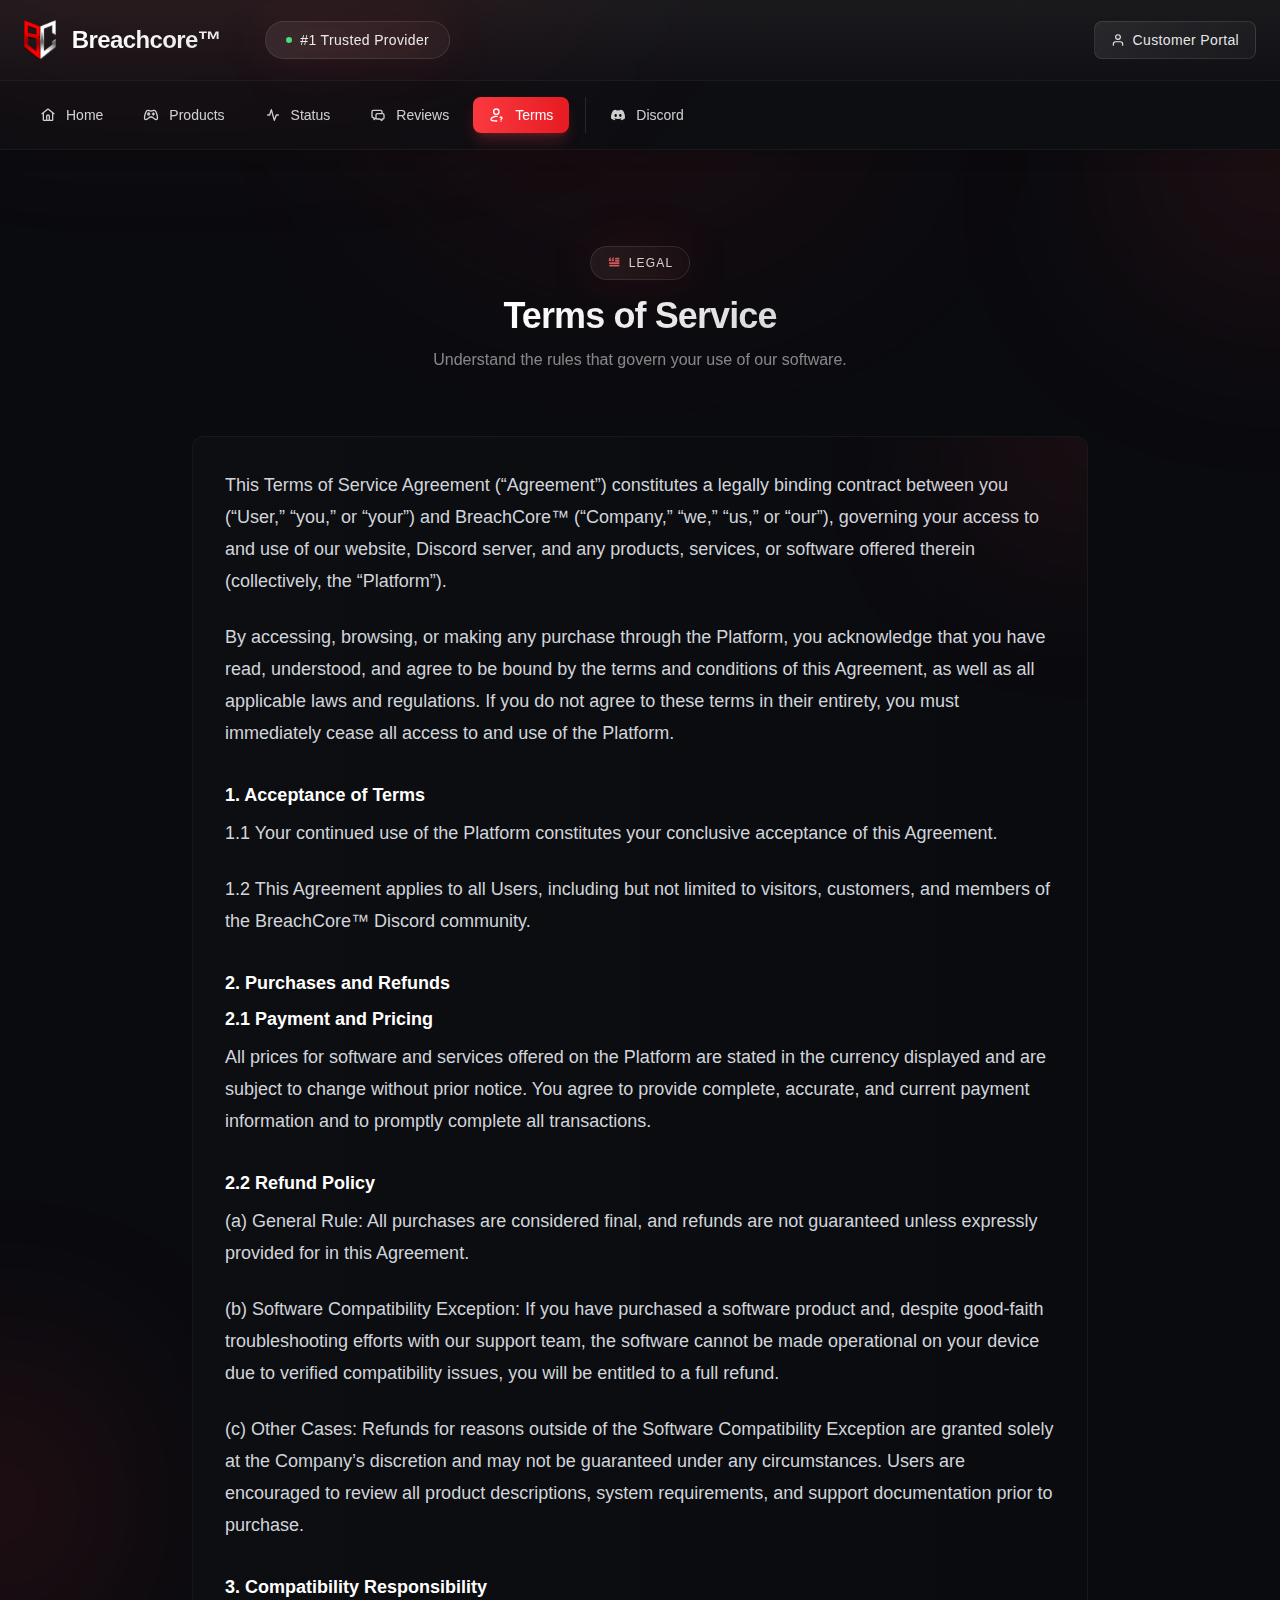
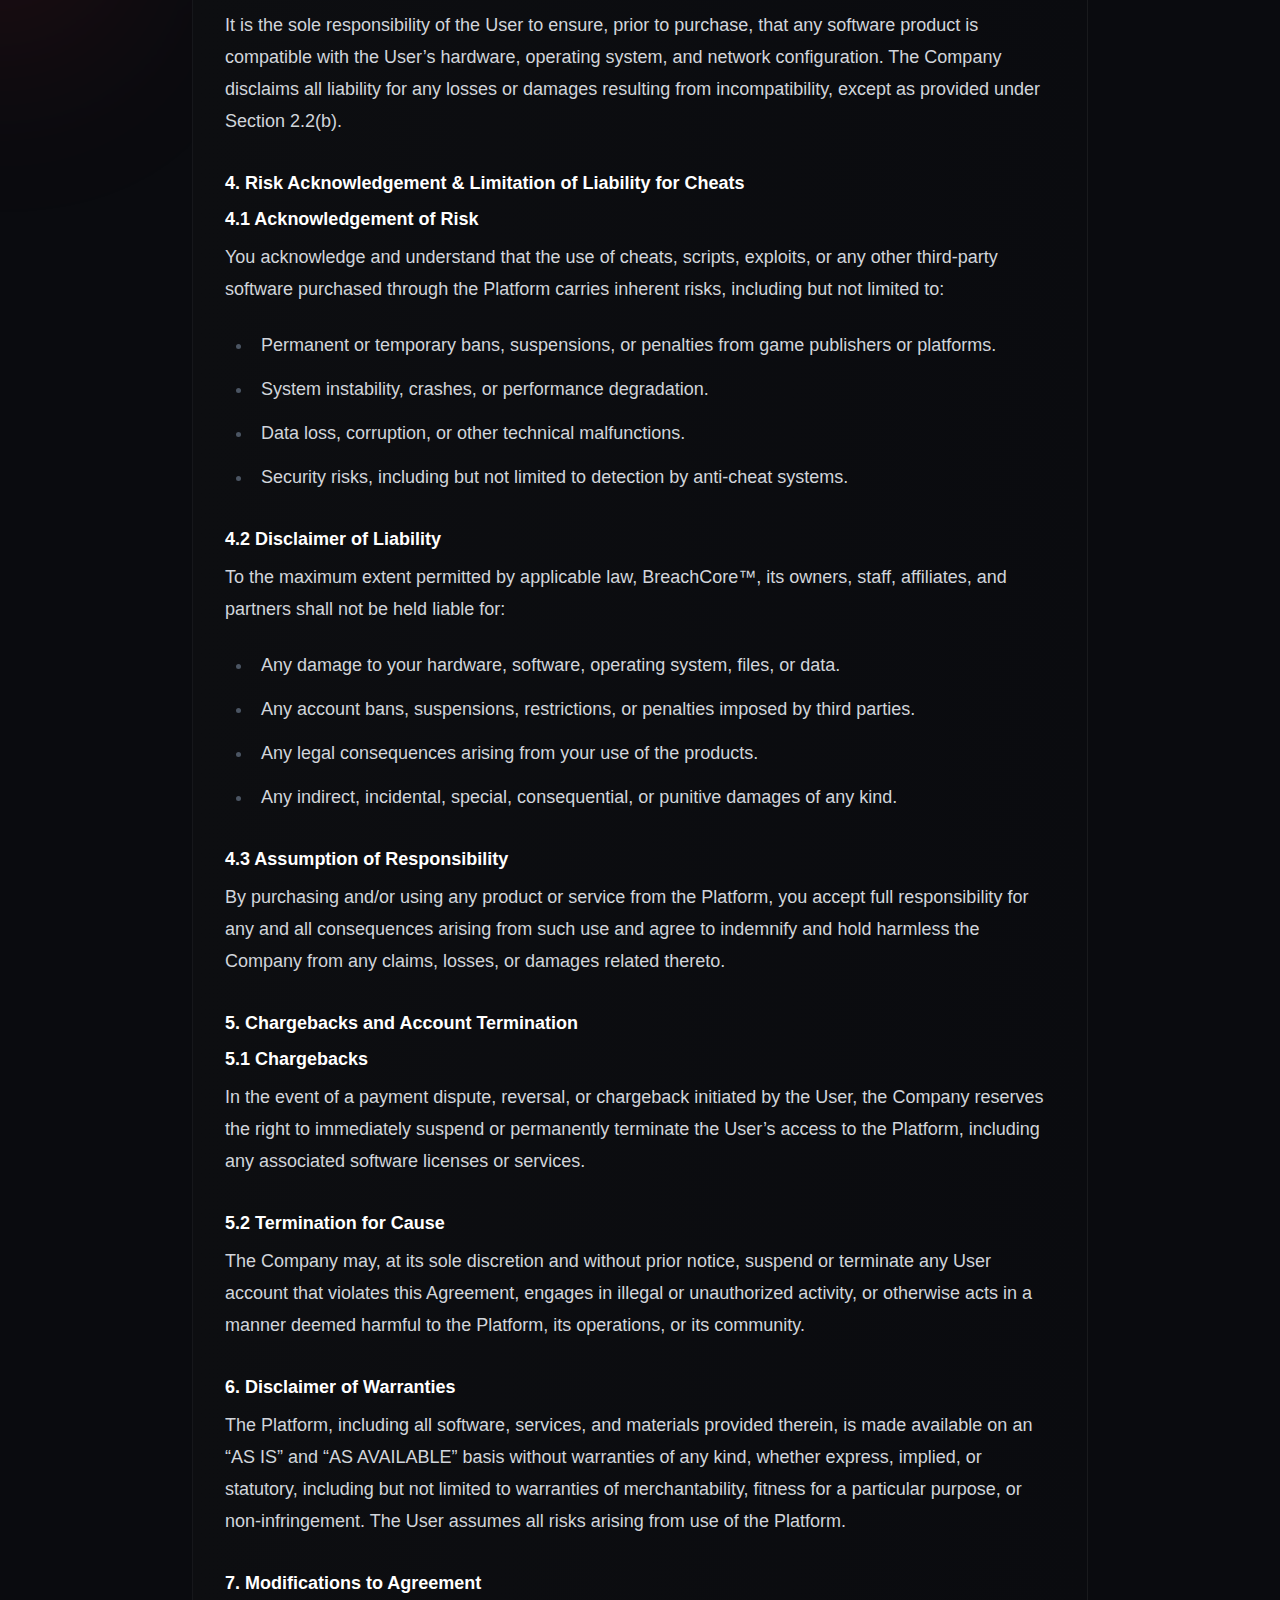
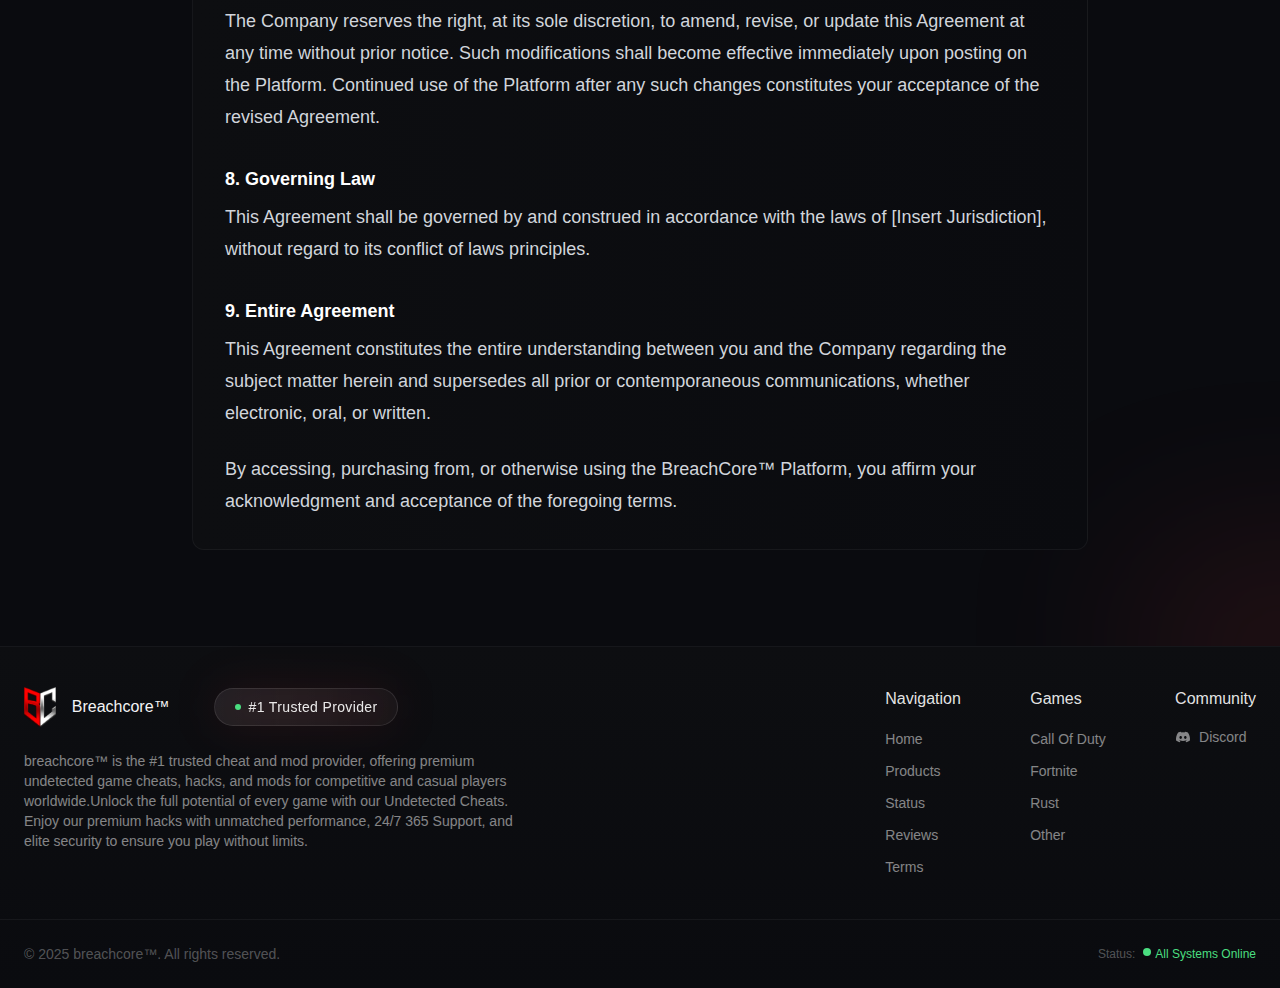
<file: terms.html>
<head>
    <meta http-equiv="Content-Type" content="text/html; charset=UTF-8">
    <style>
        body {
            transition: opacity ease-in 0.2s;
        }

            body[unresolved] {
                opacity: 0;
                display: block;
                overflow: hidden;
                position: relative;
            }
    </style>

    <meta name="viewport" content="width=device-width, initial-scale=1, maximum-scale=1, user-scalable=no">
    <meta name="csrf-token" content="5HfZnlQmyRE7ygSghJvJdO8QZzF858k3PO2Yr56o">

    <meta name="robots" content="max-snippet:-1,max-image-preview:large,max-video-preview:-1">
    <link rel="canonical" href="https://breachcore.xyz/">

    <meta name="description" content="We provide what people need. Our products guarantee to change the way you play for the better.">
    <title>breachcore™</title>
    <meta name="image" content="https://breachcore.xyz/assets/img/banner.png">
    <meta property="og:title" content="breachcore™">
    <meta property="og:description" content="We provide what people need. Our products guarantee to change the way you play for the better.">
    <meta property="og:locale" content="en">
    <meta property="og:image" content="https://breachcore.xyz/assets/img/banner.png">
    <meta property="og:image:width" content="532">
    <meta property="og:image:height" content="543">
    <meta property="og:url" content="https://breachcore.xyz">
    <meta property="og:site_name" content="breachcore™">
    <meta property="og:type" content="website">
    <meta name="twitter:card" content="summary">
    <meta name="twitter:title" content="breachcore™">
    <meta name="twitter:description" content="We provide what people need. Our products guarantee to change the way you play for the better.">
    <script type="application/ld+json">{"@context":"https:\/\/schema.org","@graph":{"Organization":{"@type":"Organization","name":"breachcore\u2122","logo":{"@type":"ImageObject","url":"https:\/\/breachcore.xyz\/assets\/img\/logo.png","contentUrl":"https:\/\/breachcore.xyz\/assets\/img\/logo.png","caption":"breachcore\u2122","inLanguage":"en-US","width":276,"height":282}},"WebSite":{"@type":"WebSite","url":"https:\/\/breachcore.xyz","name":"breachcore\u2122","inLanguage":"en-US"},"WebPage":{"@type":"WebPage","url":"https:\/\/breachcore.xyz","name":"breachcore\u2122","inLanguage":"en-US"}}}</script>


    <title>Breachcore™</title>
    <link rel="icon" type="image/x-icon" href="./index_files/logo.png">

    <link rel="preconnect" href="https://fonts.bunny.net/">
    <link href="./terms_files/css" rel="stylesheet">

    <script src="./terms_files/scrollreveal"></script>
    <style type="text/css" id="operaUserStyle"></style>
    <script>
        window.addEventListener('DOMContentLoaded', () => {
            const scrollRevealElements = document.querySelectorAll('[data-aos="fade-in"]');
            if (scrollRevealElements.length) {
                scrollRevealElements.forEach((element) => {
                    ScrollReveal().reveal(element);
                });
            }
        });
    </script>
    <style>
        html.is-animating .transition-main {
            opacity: 0;
            transition: opacity 0.25s;
        }

        #title.is-animating, #content.is-animating {
            opacity: 0;
            transition: opacity 0.35s;
        }

        .swup-progress-bar {
            height: 2px;
            background-color: #fa393f;
        }
    </style>
    <link rel="preload" as="style" href="./terms_files/app-Cvc42J-X.css">
    <link rel="stylesheet" href="./terms_files/app-Cvc42J-X.css">
    <link href="./terms_files/aos.css" rel="stylesheet">
    <link href="./terms_files/splide.min.css" rel="stylesheet">
    <style type="text/css">
        :root img[width="728"][height="90"], :root [href="https://adstub.net/cina777/"], :root [href="https://adstub.net/arab777/"], :root [href="https://adstub.net/ratu89/"], :root [href="https://adstub.net/judi89/"], :root [href^="//mage98rquewz.com/"], :root [href^="//x4pollyxxpush.com/"], :root span[id^="ezoic-pub-ad-placeholder-"], :root ins.adsbygoogle[data-ad-slot], :root ins.adsbygoogle[data-ad-client], :root img[src^="https://s-img.adskeeper.com/"], :root guj-ad, :root gpt-ad, :root div[id^="zergnet-widget"], :root div[id^="vuukle-ad-"], :root div[id^="taboola-stream-"], :root div[id^="sticky_ad_"], :root div[id^="st"][style^="z-index: 999999999;"], :root div[id^="gpt_ad_"], :root div[id^="ezoic-pub-ad-"], :root div[id^="dfp-ad-"], :root div[id^="crt-"][style], :root div[id^="apn_native_ad_slot_"], :root div[id^="adspot-"], :root div[id^="adrotate_widgets-"], :root ps-connatix-module, :root div[id^="ad_position_"], :root div[id^="ad-div-"], :root div[id*="ScriptRoot"], :root div[id*="MarketGid"], :root [href="https://adstub.net/rusia777/"], :root div[data-id-advertdfpconf], :root div[data-dfp-id], :root hl-adsense, :root div[data-contentexchange-widget], :root div[data-alias="300x250 Ad 2"], :root div[data-adzone], :root div[data-adunit-path], :root div[data-adname], :root div[data-ad-targeting], :root div[data-ad-region], :root div[data-ad-placeholder], :root div[aria-label="Ads"], :root display-ads, :root display-ad-component, :root atf-ad-slot, :root aside[id^="adrotate_widgets-"], :root amp-fx-flying-carpet, :root amp-embed[type="taboola"], :root amp-connatix-player, :root amp-ad-custom, :root amp-ad, :root div[id^="google_dfp_"], :root ad-slot, :root ad-shield-ads, :root a[style="width:100%;height:100%;z-index:10000000000000000;position:absolute;top:0;left:0;"], :root a[onmousedown^="this.href='https://paid.outbrain.com/network/redir?"] + .ob_source, :root a[onclick^="window.location.replace('https://random-affiliate.atimaze.com/"], :root a[href^="https://xbet-4.com/"], :root div[id^="ad-position-"], :root a[href^="https://www.toprevenuegate.com/"], :root a[href^="https://www.purevpn.com/"][href*="&utm_source=aff-"], :root a[href^="https://www.privateinternetaccess.com/"] > img, :root a[href^="https://financeads.net/tc.php?"], :root a[href^="https://www.mrskin.com/tour"], :root a[href^="https://www.infowarsstore.com/"] > img, :root a[href^="https://www.highperformancecpmgate.com/"], :root a[href^="https://www.highcpmrevenuenetwork.com/"], :root a[href^="https://www.get-express-vpn.com/offer/"], :root a[href^="https://lnkxt.bannerator.com/"], :root a[href^="https://www.geekbuying.com/dynamic-ads/"], :root a[href^="https://www.financeads.net/tc.php?"], :root a[href^="https://www.effectiveratecpm.com/"], :root [href^="https://www.herbanomic.com/"] > img, :root a[href^="https://maymooth-stopic.com/"], :root a[href^="https://www.dql2clk.com/"], :root a[href^="https://www.nutaku.net/signup/landing/"], :root a[href^="https://www.dating-finder.com/signup/?ai_d="], :root a[href^="https://explore-site.com/"], :root a[href^="https://www.brazzersnetwork.com/landing/"], :root [data-template-type="nativead"], :root a[href^="https://www.endorico.com/Smartlink/"], :root a[href^="https://www.adultempire.com/"][href*="?partner_id="], :root a[href^="https://voluum.prom-xcams.com/"], :root a[href^="https://twinrdsyte.com/"], :root a[href^="https://twinrdsrv.com/"], :root a[href^="https://trk.nfl-online-streams.club/"], :root a[href^="https://tracking.avapartner.com/"], :root a[href^="https://track.wg-aff.com"], :root a[href^="https://track.ultravpn.com/"], :root a[href^="https://track.afcpatrk.com/"], :root a[href^="https://torguard.net/aff.php"] > img, :root [data-identity="adhesive-ad"], :root a[href^="https://tc.tradetracker.net/"] > img, :root a[href^="https://tatrck.com/"], :root a[href^="https://click.candyoffers.com/"], :root [href^="https://zstacklife.com/"] img, :root a[href^="https://t.aslnk.link/"], :root a[href^="https://t.adating.link/"], :root a[href^="https://go.trackitalltheway.com/"], :root [href^="https://track.fiverr.com/visit/"] > img, :root a[href^="https://syndication.exoclick.com/"], :root a[href^="https://syndication.dynsrvtbg.com/"], :root div[data-alias="300x250 Ad 1"], :root a[href^="https://syndicate.contentsserved.com/"], :root a[href^="https://svb-analytics.trackerrr.com/"], :root a[href^="https://track.aftrk5.com/"], :root a[href^="https://slkmis.com/"], :root a[href^="https://myclick-2.com/"], :root a[href^="https://sexynearme.com/"], :root [data-ad-manager-id], :root a[href^="https://s.zlinkr.com/"], :root bottomadblock, :root a[href^="https://s.zlinkd.com/"], :root [href="https://adstub.net/gaza88/"], :root a[href^="https://ad.doubleclick.net/"], :root a[href^="https://static.fleshlight.com/images/banners/"], :root a[href^="https://s.zlink7.com/"], :root a[href^="https://s.zlink3.com/"], :root a[href^="https://www.mrskin.com/account/"], :root a[href^="https://s.optzsrv.com/"], :root a[href^="https://s.ma3ion.com/"], :root a[href^="https://s.eunow4u.com/"], :root #kt_player > div[style$="display: block;"][style*="inset: 0px;"], :root [href$="/sexdating.php"], :root a[href^="https://quotationfirearmrevision.com/"], :root a[href^="https://pubads.g.doubleclick.net/"], :root a[href^="https://prf.hn/click/"][href*="/camref:"] > img, :root a[href^="https://www.dating-finder.com/?ai_d="], :root a[href^="https://serve.awmdelivery.com/"], :root a[href^="https://prf.hn/click/"][href*="/adref:"] > img, :root app-ad, :root [href^="https://ap.octopuspop.com/click/"] > img, :root a[href^="https://postback1win.com/"], :root a[href^="https://mmwebhandler.aff-online.com/"], :root a[href^="https://www.bet365.com/"][href*="affiliate="], :root a[href^="https://pb-track.com/"], :root a[href^="https://pb-front.com/"], :root a[href^="https://paid.outbrain.com/network/redir?"], :root a[href^="https://streamate.com/landing/click/"], :root div[class^="Adstyled__AdWrapper-"], :root a[href^="https://osfultrbriolenai.info/"], :root a[href^="https://upsups.click/"], :root a[href^="https://ndt5.net/"], :root a[href^="https://natour.naughtyamerica.com/track/"], :root a[href^="https://mediaserver.entainpartners.com/renderBanner.do?"], :root a[href^="https://lead1.pl/"], :root a[href^="https://landing.brazzersnetwork.com/"], :root a[href^="https://join.virtuallust3d.com/"], :root a[href^="https://kiksajex.com/"], :root a[href^="https://juicyads.in/"], :root a[href^="https://snowdayonline.xyz/"], :root a[href^="https://mediaserver.gvcaffiliates.com/renderBanner.do?"], :root a[href^="https://join.dreamsexworld.com/"], :root a[href^="https://join.bannedsextapes.com/track/"], :root a[href^="https://jaxofuna.com/"], :root a[href^="https://italarizege.xyz/"], :root a[href^="https://iqbroker.com/"][href*="?aff="], :root a[href^="https://identicaldrench.com/"], :root a[href^="https://hot-growngames.life/"], :root a[href^="https://helmethomicidal.com/"], :root a[href^="https://golinks.work/"], :root a[href^="https://s.zlinkn.com/"], :root a[href^="https://go.xxxvjmp.com/"], :root a[href^="https://go.xxxjmp.com"], :root [class^="tile-picker__CitrusBannerContainer-sc-"], :root a[href^="https://go.xxxiijmp.com"], :root a[href^="https://go.xtbaffiliates.com/"], :root [data-role="tile-ads-module"], :root a[href^="https://go.xlviirdr.com"], :root div[class$="-adlabel"], :root a[href^="https://go.xlviiirdr.com"], :root a[href^="https://ismlks.com/"], :root [href^="https://www.mypillow.com/"] > img, :root a[href^="https://go.xlirdr.com"], :root [data-css-class="dfp-inarticle"], :root a[href^="https://l.hyenadata.com/"], :root a[href^="https://go.tmrjmp.com"], :root a[href^="https://zirdough.net/"], :root a[href^="https://s.deltraff.com/"], :root a[href^="https://go.markets.com/visit/?bta="], :root a[href^="https://billing.purevpn.com/aff.php"] > img, :root a[href^="https://go.hpyrdr.com/"], :root a[href^="https://lijavaxa.com/"], :root a[href^="https://go.goaserv.com/"], :root a[href^="https://t.hrtye.com/"], :root a[href^="https://go.etoro.com/"] > img, :root a[href^="https://go.dmzjmp.com"], :root a[href^="https://www.bang.com/?aff="], :root #mgb-container > #mgb, :root a[href^="https://go.admjmp.com"], :root a[href^="https://ak.stikroltiltoowi.net/"], :root a[href^="https://get.surfshark.net/aff_c?"][href*="&aff_id="] > img, :root a[href^="https://www.adskeeper.com"], :root a[data-redirect^="https://paid.outbrain.com/network/redir?"], :root [href^="https://clicks.affstrack.com/"] > img, :root a[href^="https://engine.phn.doublepimp.com/"], :root a[href^="https://engine.blueistheneworanges.com/"], :root a[href^="https://drumskilxoa.click/"], :root a[href^="https://dl-protect.net/"], :root a[href*=".foxqck.com/"], :root a[href^="https://ctosrd.com/"], :root a[href^="https://clixtrac.com/"], :root [href^="https://noqreport.com/"] > img, :root a[href^="https://clicks.pipaffiliates.com/"], :root app-advertisement, :root a[href^="https://getmatchedlocally.com/"], :root a[href^="https://clickins.slixa.com/"], :root a[href^="https://datewhisper.life/"], :root a[href^="https://get-link.xyz/"], :root a[href^="https://click.linksynergy.com/fs-bin/"] > img, :root a[href^="https://combodef.com/"], :root a[href^="https://click.hoolig.app/"], :root a[href^="https://www.onlineusershielder.com/"], :root a[href^="https://click.ggpickaff.com/"], :root a[href^="https://track.totalav.com/"], :root a[href^="https://ctrdwm.com/"], :root img[src^="https://images.purevpnaffiliates.com"], :root a[href^="https://porntubemate.com/"], :root a[href^="https://clickadilla.com/"], :root a[href^="https://click.dtiserv2.com/"], :root a[href^="https://www.adxsrve.com/"], :root a[href^="https://click.Ggpickaff.com/"], :root a[href^="https://go.xlvirdr.com"], :root a[href^="http://www.iyalc.com/"], :root a[href^="https://stardomcoit.com/"], :root a[href^="https://claring-loccelkin.com/"], :root a[href^="https://bongacams2.com/track?"], :root a[href^="https://t.ajrkm1.com/"], :root a[href^="https://bongacams10.com/track?"], :root a[href^="https://www.sheetmusicplus.com/"][href*="?aff_id="], :root a[href^="https://bngpt.com/"], :root a[href^="//hoodingluster.com/"], :root a[href^="https://black77854.com/"], :root a[href^="http://annulmentequitycereals.com/"], :root [data-taboola-options], :root a[href^="https://believessway.com/"], :root a[href^="https://Click.ggpickaff.com/"], :root a[href^="https://banners.livepartners.com/"], :root a[href^="http://revolvemockerycopper.com/"], :root a[href^="https://awptjmp.com/"], :root a[href^="https://join.sexworld3d.com/track/"], :root a[href^="https://aweptjmp.com/"], :root a[href^="https://ausoafab.net/"], :root a[href^="https://aj1070.online/"], :root a[href^="https://bc.game/"], :root a[href^="https://ak.oalsauwy.net/"], :root a[href^="https://a.bestcontentoperation.top/"], :root a[href^="https://adultfriendfinder.com/go/"], :root a[href^="https://ads.planetwin365affiliate.com/"], :root a[href^="https://ads.leovegas.com/"], :root .nya-slot[style], :root a[href^="https://a.bestcontentweb.top/"], :root a[href^="https://a2.adform.net/"], :root a[href^="https://a.candyai.love/"], :root a[href^="https://playnano.online/offerwalls/?ref="], :root a[href^="https://a.adtng.com/"], :root .banner-img > .pbl, :root [data-m-ad-id], :root a[href^="https://a-ads.com/"], :root [id^="ad_slider"], :root a[href^="https://click.ggpickyaff.com/"], :root broadstreet-zone-container, :root a[href^="https://ak.psaltauw.net/"], :root a[href^="https://1winpb.com/"], :root div[id^="rc-widget-"], :root a[href^="https://turnstileunavailablesite.com/"], :root a[href^="https://chaturbate.com/in/?"], :root a[href^="https://prf.hn/click/"][href*="/creativeref:"] > img, :root a[href*="&maxads="], :root a[href^="http://www.adultempire.com/unlimited/promo?"][href*="&partner_id="], :root a[href^="https://1betandgonow.com/"], :root div[id^="optidigital-adslot"], :root [href^="https://wsup.ai/"], :root a[href^="https://123-stream.org/"], :root a[href^="https://in.rabbtrk.com/"], :root a[href^="http://www.h4trck.com/"], :root a[href^="http://www.friendlyduck.com/AF_"], :root a[href^="http://partners.etoro.com/"], :root [href="https://chaturbate.jjgirls.com/"] > img, :root a[href^="http://cam4com.go2cloud.org/aff_c?"], :root a[href^="https://ads.betfair.com/redirect.aspx?"], :root a[href^="http://trk.globwo.online/"], :root a[href^="http://troopsassistedstupidity.com/"], :root a[href^="https://random-affiliate.atimaze.com/"], :root a-ad, :root a[href^="https://offhandpump.com/"], :root a[href^="http://stickingrepute.com/"], :root #slashboxes > .deals-rail, :root a[href^="http://join.brokestraightboys.com/track/"], :root a[href^="http://roadcontagion.com/"], :root a[href^="http://premonitioninventdisagree.com/"], :root [href^="http://mypillow.com/"] > img, :root a[href^="http://bongacams.com/track?"], :root a[href^="https://track.adform.net/"], :root a[href^="http://avthelkp.net/"], :root a[href^="https://a.medfoodhome.com/"], :root a[href^="https://engine.flixtrial.com/"], :root [data-type="ad-vertical"], :root a[href^="//startgaming.net/tienda/" i], :root a[href^="https://a.medfoodsafety.com/"], :root a[href^="//go.eabids.com/"], :root a[href^="//ejitsirdosha.net/"], :root a[href^=" https://www.friendlyduck.com/AF_"], :root [data-cl-spot-id], :root a[href*="/jump/next.php?r="], :root a[href^="https://go.rmishe.com/"], :root [href^="https://ilovemyfreedoms.com/landing-"], :root a[href^="https://syndication.optimizesrv.com/"], :root a[href*="//daichoho.com/"], :root a[href^="https://go.nordvpn.net/aff"] > img, :root .\[\&_\.gdprAdTransparencyCogWheelButton\]\:\!pjra-z-\[5\], :root [href^="http://clicks.totemcash.com/"], :root a[href^="https://ad.zanox.com/ppc/"] > img, :root a[href^="https://lone-pack.com/"], :root [data-d-ad-id], :root a[href*=".engine.adglare.net/"], :root a[href^="https://t.ajrkm3.com/"], :root [href^="https://aads.com/campaigns/"], :root a[href^="//stighoazon.com/"], :root div[id^="lazyad-"], :root a[href^="http://com-1.pro/"], :root [href^="https://www.profitablegatecpm.com/"], :root a[href*=".cfm?domain="][href*="&fp="], :root [data-ad-name], :root a[href^="https://loboclick.com/"], :root a[data-url^="https://vulpix.bet/?ref="], :root a[href^="https://ab.advertiserurl.com/aff/"], :root a[data-oburl^="https://paid.outbrain.com/network/redir?"], :root a[href^="https://go.xlivrdr.com"], :root [onclick^="location.href='https://1337x.vpnonly.site/"], :root [id^="section-ad-banner"], :root a[href^="https://www.goldenfrog.com/vyprvpn?offer_id="][href*="&aff_id="], :root a[href^="https://wmctjd.com/"], :root a[href*="//jjgirls.com/sex/Chaturbate"], :root [id^="ad-wrap-"], :root [href^="https://zone.gotrackier.com/"], :root a[href^="http://sarcasmadvisor.com/"], :root [href^="https://www.restoro.com/"], :root [href^="https://www.targetingpartner.com/"], :root .section-subheader > .section-hotel-prices-header, :root [href^="https://www.hostg.xyz/"] > img, :root a[href^="http://adultfriendfinder.com/go/"], :root a[href^="https://fastestvpn.com/lifetime-special-deal?a_aid="], :root a[href^="https://tour.mrskin.com/"], :root [href^="https://www.brighteonstore.com/products/"] img, :root citrus-ad-wrapper, :root a[href^="https://go.grinsbest.com/"], :root a[href^="https://vo2.qrlsx.com/"], :root [href^="https://www.avantlink.com/click.php"] img, :root [href^="https://wwp.hoqodd.com/redirect-zone/"], :root div[id^="div-ads-"], :root [href^="https://rapidgator.net/article/premium/ref/"], :root [href^="https://join.girlsoutwest.com/"], :root a[href^="https://activate-game.com/"], :root .scroll-fixable.rail-right > .deals-rail, :root [data-wpas-zoneid], :root a[href^="https://track.aftrk3.com/"], :root [href^="https://join3.bannedsextapes.com"], :root a[href^="https://bodelen.com/"], :root a[href*=".g2afse.com/"], :root div[id^="adngin-"], :root [data-rc-widget], :root span[data-ez-ph-id], :root [href^="https://track.aftrk1.com/"], :root [href^="https://join.playboyplus.com/track/"], :root a[href^="https://go.xxxijmp.com"], :root [href^="https://istlnkcl.com/"], :root a[href^="https://t.acam.link/"], :root a[href^="https://go.strpjmp.com/"], :root [href^="https://url.totaladblock.com/"], :root a[href^="https://tm-offers.gamingadult.com/"], :root [href^="https://charmingdatings.life/"], :root [href="https://adstub.net/indo666/"], :root [href^="https://glersakr.com/"], :root a[href^="https://a.bestcontentfood.top/"], :root [href^="https://cpa.10kfreesilver.com/"], :root [data-id^="div-gpt-ad"], :root a[href^="https://tracker.loropartners.com/"], :root [href^="https://awbbjmp.com/"], :root div[ow-ad-unit-wrapper], :root a[data-href^="http://ads.trafficjunky.net/"], :root [data-advadstrackid], :root a[href^="https://www.friendlyduck.com/AF_"], :root [href^="https://ad1.adfarm1.adition.com/"], :root a[href^="https://bngprm.com/"], :root [href^="https://shiftnetwork.infusionsoft.com/go/"] > img, :root a[href^="https://go.bushheel.com/"], :root a[href^="https://ctjdwm.com/"], :root a[href^="https://camfapr.com/landing/click/"], :root div[data-ad-wrapper], :root .gnt_em_vp_c[data-g-s="vp_dk"], :root [href="//sexcams.plus/"], :root [href^="http://www.mypillow.com/"] > img, :root a[href^="https://promerycergerful.com/"], :root #kt_player > a[target="_blank"], :root [href="https://ourgoldguy.com/contact/"] img, :root .ob_container .item-container-obpd, :root [id^="div-gpt-ad"], :root [href="https://jdrucker.com/gold"] > img, :root a[href^="https://join.virtualtaboo.com/track/"], :root [id^="ad_sky"], :root [name^="google_ads_iframe"], :root a[href^="https://www.liquidfire.mobi/"], :root .grid > .container > #aside-promotion, :root DFP-AD, :root [href^="https://go.xlrdr.com"], :root a[href^="https://s.cant3am.com/"], :root [data-testid^="taboola-"], :root [data-testid^="section-AdRowBillboard"], :root a[href^="https://track.1234sd123.com/"], :root zeus-ad, :root [data-testid="prism-ad-wrapper"], :root [href^="https://ad.admitad.com/"], :root [href^="https://mypillow.com/"] > img, :root [data-testid="ad_testID"], :root a[href^="https://trk.softonixs.xyz/"], :root [href^="https://www.mypatriotsupply.com/"] > img, :root [href^="https://antiagingbed.com/discount/"] > img, :root a[href*=".adsrv.eacdn.com/"], :root a[href^="https://go.cmtaffiliates.com/"], :root [href^="https://optimizedelite.com/"] > img, :root [data-testid="adBanner-wrapper"], :root [href^="https://mylead.global/stl/"] > img, :root [href^="https://mypatriotsupply.com/"] > img, :root a[href^="https://go.hpyjmp.com"], :root iframe[scrolling="no"][sandbox*="allow-popups allow-modals"][style^="width: 100%; height: 100%; border: none;"], :root [href^="https://mystore.com/"] > img, :root [href^="https://wct.link/click?"], :root div[data-adunit], :root app-large-ad, :root [href^="https://turtlebids.irauctions.com/"] img, :root a[href^="https://witnessjacket.com/"], :root [data-mobile-ad-id], :root [data-dynamic-ads], :root [class^="amp-ad-"], :root a[href^="http://handgripvegetationhols.com/"], :root a[href^="https://go.rmhfrtnd.com"], :root a[href^="https://go.bbrdbr.com"], :root a[href^="https://fc.lc/ref/"], :root [data-adshim], :root topadblock, :root a[href^="//s.zlinkd.com/"], :root #teaser1[style^="width:autopx;"], :root [href^="https://www.cloudways.com/en/?id"], :root [data-asg-ins], :root a[href^="https://gamingadlt.com/?offer="], :root a[href^="https://rixofa.com/"], :root a[href^="https://best-experience-cool.com/"], :root [data-desktop-ad-id], :root [data-adbridg-ad-class], :root #teaser3[style^="width:autopx;"], :root [data-adblockkey], :root [data-block-type="ad"], :root [data-ad-width], :root [onclick*="content.ad/"], :root AMP-AD, :root [data-ad-cls], :root [data-ez-name], :root a[href^="https://go.mnaspm.com/"], :root a[href^="https://service.bv-aff-trx.com/"], :root a[href^="https://6-partner.com/"], :root [class^="s2nPlayer"], :root [href^="https://affiliate.fastcomet.com/"] > img, :root [class^="adDisplay-module"], :root a[href^="https://adclick.g.doubleclick.net/"], :root [data-freestar-ad][id], :root AD-SLOT, :root a[href^="https://www.googleadservices.com/pagead/aclk?"] > img, :root [data-ad-module], :root a[href^="https://go.skinstrip.net"][href*="?campaignId="], :root #teaser2[style^="width:autopx;"], :root [data-revive-zoneid], :root a[href^="https://losingoldfry.com/"], :root div[id^="div-gpt-"], :root a[href^="https://gml-grp.com/"], :root .ob_dual_right > .ob_ads_header ~ .odb_div, :root a[href^="http://tc.tradetracker.net/"] > img, :root [data-testid="commercial-label-taboola"], :root [class^="div-gpt-ad"], :root a[href^="https://traffdaq.com/"], :root a[href^="https://cam4com.go2cloud.org/"], :root a[href^="http://li.blogtrottr.com/click?"], :root a[href^="https://www8.smartadserver.com/"], :root a[href^="https://pb-imc.com/"], :root a[onmousedown^="this.href='https://paid.outbrain.com/network/redir?"], :root a[href^="https://t.ajump1.com/"], :root a[href^="https://wittered-mainging.com/"], :root #teaser3[style="width: 100%;text-align: center;display: scroll;position:fixed;bottom: 0;margin: 0 auto;z-index: 103;"] {
            display: none !important;
        }
    </style>
    <style></style>
</head>
<body class="psjv6 atig9 kxvz2 dsfqk" data-aos-easing="ease" data-aos-duration="400" data-aos-delay="0" style="height: 100%;">
    <div class="cic1z iahns xcmp8 ctwkx">
        <div>
            <header class="qyatz ucc13 ti3b1 hoibp" x-data="navbar">
                <div class="othpa u5j55">
                    <div class="dgrwg z9lwn tfdsb qyatz">
                        <div class="b9qh0 -top-32 -left-20 nq9mz tzayt mfkub ou39r zbhfx k4as0 ax0n2 r4zpa zxzlc"></div>

                        <div class="iahns jp0w2 ctwkx jsmnu qyatz vyaf5 wa9ff">
                            <div class="iahns jsmnu ctwkx ko3km l3f7f n3ukw gqslg">
                                <a href="https://breachcore.xyz/" class="grt2n iahns jsmnu b6c6z lv8iq d4m3d qlp60">
                                    <img class="r14yo" alt="Breachcore™ Logo" src="./index_files/logo.png">
                                    <span class="j0e2f j7qpn k4as0 kr3uj fi1fx m77td wp93l ngtkt">
                                        Breachcore™
                                    </span>
                                </a>

                                <div class="upqiq xo2yk gb5ej byd3r k4as0 poohr iwi7g bob59 ou39r mjqru l6tat qyatz salq1">
                                    <div class="b9qh0 mqj0s k4as0 py1v3 uy0yv ou39r qcrvd"></div>
                                    <span class="qyatz wzjhr y5y0a zhecc x7mel iahns jsmnu q6r86">
                                        <span class="tyf5n onc4e w1uoi kyvuw ou39r uazz3"></span>
                                        #1 Trusted Provider
                                    </span>
                                </div>

                                <div class="iahns jsmnu q6r86 oldo3">

                                    <button type="button" x-on:click="toggleMobileMenu" x-ref="mobileMenuBtn" class="xugga xguqc y1wxu mjqru yvnvc dmwlo wvnxf tm9tv">
                                        <div class="dpgm8 k4z1z agrh2 ou39r vxra1 dmwlo l78j2" x-bind:class="{ &#39;tl0mq d9gfy&#39;: showMobileMenu }"></div>
                                        <div class="dpgm8 gaw7z k4z1z agrh2 ou39r vxra1 dmwlo l78j2" x-bind:class="{ &#39;-translate-y-1 -rotate-45&#39;: showMobileMenu }"></div>
                                    </button>
                                </div>
                            </div>
                                <a href="https://discord.com/invite/BreachCore" target="_blank" class="v9gja e4z8a dy5ir ltg9z grt2n">
                                    <svg xmlns="http://www.w3.org/2000/svg" class="clrut -mt-px" viewBox="0 0 24 24"><!-- Icon from MingCute Icon by MingCute Design - https://github.com/Richard9394/MingCute/blob/main/LICENSE --><g fill="none" fill-rule="evenodd"><path d="m12.593 23.258l-.011.002l-.071.035l-.02.004l-.014-.004l-.071-.035q-.016-.005-.024.005l-.004.01l-.017.428l.005.02l.01.013l.104.074l.015.004l.012-.004l.104-.074l.012-.016l.004-.017l-.017-.427q-.004-.016-.017-.018m.265-.113l-.013.002l-.185.093l-.01.01l-.003.011l.018.43l.005.012l.008.007l.201.093q.019.005.029-.008l.004-.014l-.034-.614q-.005-.018-.02-.022m-.715.002a.02.02 0 0 0-.027.006l-.006.014l-.034.614q.001.018.017.024l.015-.002l.201-.093l.01-.008l.004-.011l.017-.43l-.003-.012l-.01-.01z"></path><path fill="currentColor" d="M16 14a5 5 0 0 1 4.995 4.783L21 19v2a1 1 0 0 1-1.993.117L19 21v-2a3 3 0 0 0-2.824-2.995L16 16H8a3 3 0 0 0-2.995 2.824L5 19v2a1 1 0 0 1-1.993.117L3 21v-2a5 5 0 0 1 4.783-4.995L8 14zM12 2a5 5 0 1 1 0 10a5 5 0 0 1 0-10m0 2a3 3 0 1 0 0 6a3 3 0 0 0 0-6"></path></g></svg>
                                    <span>Customer Portal</span>
                                </a>
                            </div>
                            <div x-ref="mobileMenu" class="b9qh0 fmlhg we8xx dlq1j z9lwn s50py tpgm3 d508i dmwlo l78j2 oldo3 j9c5j a8oon zjrsg" x-bind:class="{ &#39;rbc3j po0pr whez0&#39;: showMobileMenu, &#39;j9c5j a8oon zjrsg&#39;: !showMobileMenu }">
                                <nav class="nq9mz itzgm mjqru u5j55 nsp8u xugga mzgkw qli5n ihfst" aria-label="Mobile Navigation">
                                    <ul class="iahns xcmp8 q6r86 dajdv zhecc">
                                        <li>
                                            <a href="https://breachcore.xyz/" class="grt2n iahns jsmnu u7q06 m6cr5 cd5xy xguqc dmwlo d4m3d k4as0 egg01 uktm6 pz7xt qli5n gx3yz">
                                                <svg xmlns="http://www.w3.org/2000/svg" class="a45w7" viewBox="0 0 24 24"><g fill="none"><path d="m12.593 23.258l-.011.002l-.071.035l-.02.004l-.014-.004l-.071-.035q-.016-.005-.024.005l-.004.01l-.017.428l.005.02l.01.013l.104.074l.015.004l.012-.004l.104-.074l.012-.016l.004-.017l-.017-.427q-.004-.016-.017-.018m.265-.113l-.013.002l-.185.093l-.01.01l-.003.011l.018.43l.005.012l.008.007l.201.093q.019.005.029-.008l.004-.014l-.034-.614q-.005-.018-.02-.022m-.715.002a.02.02 0 0 0-.027.006l-.006.014l-.034.614q.001.018.017.024l.015-.002l.201-.093l.01-.008l.004-.011l.017-.43l-.003-.012l-.01-.01z"></path><path fill="currentColor" d="M10.772 2.688a2 2 0 0 1 2.317-.099l.139.1l8.384 6.52c.721.561.37 1.692-.499 1.785l-.116.006H20v8a2 2 0 0 1-1.85 1.995L18 21H6a2 2 0 0 1-1.994-1.85L4 19v-8h-.997C2.09 11 1.671 9.892 2.3 9.285l.088-.076zM12 4.267L5.625 9.225c.229.185.375.468.375.785V19h3v-5a3 3 0 1 1 6 0v5h3v-8.99c0-.317.146-.6.375-.785zM12 13a1 1 0 0 0-1 1v5h2v-5a1 1 0 0 0-1-1"></path></g></svg>
                                                <span>Home</span>
                                            </a>
                                        </li>
                                        <li>
                                            <a href="https://breachcore.xyz/products" class="grt2n iahns jsmnu u7q06 m6cr5 cd5xy xguqc dmwlo d4m3d bd7hm dd145 vz9w9 fa792">
                                                <svg xmlns="http://www.w3.org/2000/svg" class="a45w7" viewBox="0 0 24 24"><g fill="none" fill-rule="evenodd"><path d="m12.593 23.258l-.011.002l-.071.035l-.02.004l-.014-.004l-.071-.035q-.016-.005-.024.005l-.004.01l-.017.428l.005.02l.01.013l.104.074l.015.004l.012-.004l.104-.074l.012-.016l.004-.017l-.017-.427q-.004-.016-.017-.018m.265-.113l-.013.002l-.185.093l-.01.01l-.003.011l.018.43l.005.012l.008.007l.201.093q.019.005.029-.008l.004-.014l-.034-.614q-.005-.018-.02-.022m-.715.002a.02.02 0 0 0-.027.006l-.006.014l-.034.614q.001.018.017.024l.015-.002l.201-.093l.01-.008l.004-.011l.017-.43l-.003-.012l-.01-.01z"></path><path fill="currentColor" d="M17 4c.763 0 1.394.434 1.856.89c.481.473.922 1.109 1.314 1.81c.787 1.406 1.472 3.243 1.925 5.058c.45 1.801.699 3.682.54 5.161C22.475 18.404 21.71 20 20 20c-1.476 0-2.652-.76-3.614-1.531l-.351-.289l-.492-.415l-.444-.368C14.08 16.572 13.175 16 12 16s-2.08.572-3.099 1.397l-.444.368l-.492.415l-.35.289C6.651 19.24 5.475 20 4 20c-1.711 0-2.476-1.596-2.635-3.081c-.158-1.48.09-3.36.54-5.161c.453-1.815 1.138-3.652 1.925-5.059c.392-.7.833-1.336 1.314-1.81C5.606 4.434 6.237 4 7 4c.515 0 1.018.123 1.513.27l.592.181q.148.046.295.087c.865.248 1.75.462 2.6.462s1.735-.214 2.6-.462l.885-.267C15.983 4.124 16.49 4 17 4m0 2c-.383 0-.783.116-1.171.243l-.458.151l-.221.068c-.885.252-2 .538-3.15.538s-2.265-.286-3.15-.538l-.22-.068l-.459-.151C7.783 6.115 7.383 6 7 6c-.418.078-.793.585-1.076 1.055l-.158.275l-.19.346c-.682 1.218-1.31 2.88-1.73 4.567c-.395 1.576-.587 3.086-.514 4.21l.026.293l.02.176l.03.208c.069.401.218.87.592.87c.812 0 1.49-.404 2.333-1.074l.403-.328l.76-.636l.344-.28C8.904 14.839 10.235 14 12 14s3.096.84 4.16 1.682l.345.28l.76.636l.402.328C18.51 17.596 19.187 18 20 18c.34 0 .494-.387.571-.759l.038-.218l.037-.317c.123-1.146-.067-2.765-.491-4.463c-.386-1.546-.946-3.072-1.562-4.254l-.359-.66l-.158-.273C17.793 6.585 17.418 6.078 17 6M8.5 8a2.5 2.5 0 1 1 0 5a2.5 2.5 0 0 1 0-5m7 0a1 1 0 0 1 .993.883L16.5 9v.5h.5a1 1 0 0 1 .117 1.993L17 11.5h-.5v.5a1 1 0 0 1-1.993.117L14.5 12v-.5H14a1 1 0 0 1-.117-1.993L14 9.5h.5V9a1 1 0 0 1 1-1m-7 2a.5.5 0 1 0 0 1a.5.5 0 0 0 0-1"></path></g></svg>
                                                <span>Products</span>
                                            </a>
                                        </li>
                                        <li>
                                            <a href="https://breachcore.xyz/status" class="grt2n iahns jsmnu u7q06 m6cr5 cd5xy xguqc dmwlo d4m3d bd7hm dd145 vz9w9 fa792">
                                                <svg xmlns="http://www.w3.org/2000/svg" class="a45w7" viewBox="0 0 24 24"><g fill="none" fill-rule="evenodd"><path d="m12.594 23.258l-.012.002l-.071.035l-.02.004l-.014-.004l-.071-.036q-.016-.004-.024.006l-.004.01l-.017.428l.005.02l.01.013l.104.074l.015.004l.012-.004l.104-.074l.012-.016l.004-.017l-.017-.427q-.004-.016-.016-.018m.264-.113l-.014.002l-.184.093l-.01.01l-.003.011l.018.43l.005.012l.008.008l.201.092q.019.005.029-.008l.004-.014l-.034-.614q-.005-.019-.02-.022m-.715.002a.02.02 0 0 0-.027.006l-.006.014l-.034.614q.001.018.017.024l.015-.002l.201-.093l.01-.008l.003-.011l.018-.43l-.003-.012l-.01-.01z"></path><path fill="currentColor" d="M9.514 3a1 1 0 0 1 .949.73l3.673 13.06l1.928-5.141A1 1 0 0 1 17 11h3a1 1 0 1 1 0 2h-2.307l-2.757 7.351a1 1 0 0 1-1.899-.08L9.45 7.514l-1.496 4.784A1 1 0 0 1 7 13H4a1 1 0 1 1 0-2h2.265l2.28-7.298A1 1 0 0 1 9.516 3Z"></path></g></svg>
                                                <span>Status</span>
                                            </a>
                                        </li>
                                        <li>
                                            <a href="https://discord.com/invite/BreachCore" class="grt2n iahns jsmnu u7q06 m6cr5 cd5xy xguqc dmwlo d4m3d bd7hm dd145 vz9w9 fa792">
                                                <svg xmlns="http://www.w3.org/2000/svg" class="a45w7" viewBox="0 0 24 24"><g fill="none"><path d="m12.593 23.258l-.011.002l-.071.035l-.02.004l-.014-.004l-.071-.035q-.016-.005-.024.005l-.004.01l-.017.428l.005.02l.01.013l.104.074l.015.004l.012-.004l.104-.074l.012-.016l.004-.017l-.017-.427q-.004-.016-.017-.018m.265-.113l-.013.002l-.185.093l-.01.01l-.003.011l.018.43l.005.012l.008.007l.201.093q.019.005.029-.008l.004-.014l-.034-.614q-.005-.018-.02-.022m-.715.002a.02.02 0 0 0-.027.006l-.006.014l-.034.614q.001.018.017.024l.015-.002l.201-.093l.01-.008l.004-.011l.017-.43l-.003-.012l-.01-.01z"></path><path fill="currentColor" d="M16 4a3 3 0 0 1 2.995 2.824L19 7v2a3 3 0 0 1 2.995 2.824L22 12v4a3 3 0 0 1-2.824 2.995L19 19v.966c0 1.02-1.143 1.594-1.954 1.033l-.096-.072L14.638 19H11a3 3 0 0 1-1.998-.762l-.14-.134L7 19.5c-.791.593-1.906.075-1.994-.879L5 18.5V17a3 3 0 0 1-2.995-2.824L2 14V7a3 3 0 0 1 2.824-2.995L5 4zm3 7h-8a1 1 0 0 0-1 1v4a1 1 0 0 0 1 1h3.638a2 2 0 0 1 1.28.464l1.088.906A1.5 1.5 0 0 1 18.5 17h.5a1 1 0 0 0 1-1v-4a1 1 0 0 0-1-1m-3-5H5a1 1 0 0 0-1 1v7a1 1 0 0 0 1 1h.5A1.5 1.5 0 0 1 7 16.5v.5l1.01-.757A3 3 0 0 1 8 16v-4a3 3 0 0 1 3-3h6V7a1 1 0 0 0-1-1"></path></g></svg>
                                                <span>Reviews</span>
                                            </a>
                                        </li>
                                        <li>
                                            <a href="https://breachcore.xyz/terms" class="grt2n iahns jsmnu u7q06 m6cr5 cd5xy xguqc dmwlo d4m3d bd7hm dd145 vz9w9 fa792">
                                                <svg xmlns="http://www.w3.org/2000/svg" class="a45w7" viewBox="0 0 24 24"><g fill="none" fill-rule="evenodd"><path d="m12.594 23.258l-.012.002l-.071.035l-.02.004l-.014-.004l-.071-.036q-.016-.004-.024.006l-.004.01l-.017.428l.005.02l.01.013l.104.074l.015.004l.012-.004l.104-.074l.012-.016l.004-.017l-.017-.427q-.004-.016-.016-.018m.264-.113l-.014.002l-.184.093l-.01.01l-.003.011l.018.43l.005.012l.008.008l.201.092q.019.005.029-.008l.004-.014l-.034-.614q-.005-.019-.02-.022m-.715.002a.02.02 0 0 0-.027.006l-.006.014l-.034.614q.001.018.017.024l.015-.002l.201-.093l.01-.008l.003-.011l.018-.43l-.003-.012l-.01-.01z"></path><path fill="currentColor" d="M11 2a5 5 0 1 0 0 10a5 5 0 0 0 0-10M8 7a3 3 0 1 1 6 0a3 3 0 0 1-6 0M4 18.5c0-.18.09-.489.413-.899c.316-.4.804-.828 1.451-1.222C7.157 15.589 8.977 15 11 15q.563 0 1.105.059a1 1 0 1 0 .211-1.99A13 13 0 0 0 11 13c-2.395 0-4.575.694-6.178 1.672c-.8.488-1.484 1.064-1.978 1.69C2.358 16.976 2 17.713 2 18.5c0 .845.411 1.511 1.003 1.986c.56.45 1.299.748 2.084.956C6.665 21.859 8.771 22 11 22l.685-.005a1 1 0 1 0-.027-2L11 20c-2.19 0-4.083-.143-5.4-.492c-.663-.175-1.096-.382-1.345-.582C4.037 18.751 4 18.622 4 18.5M17 21a1 1 0 0 1 .883-.993l.119-.007a1 1 0 0 1 .117 1.993L18 22a1 1 0 0 1-1-1m.567-4.75a.5.5 0 0 1 .933.25c0 .135-.048.255-.321.48l-.145.114l-.11.082c-.074.055-.162.12-.243.186l-.139.116a1.7 1.7 0 0 0-.488.697a1 1 0 0 0 1.835.782l.097-.077l.357-.27l.107-.086l.181-.158c.406-.374.869-.968.869-1.866a2.5 2.5 0 0 0-4.662-1.257a1 1 0 0 0 1.729 1.007"></path></g></svg>
                                                <span>Terms</span>
                                            </a>
                                        </li>
                                        <li aria-hidden="true" class="t5hbz qph1r law8c n7j1h"></li>
                                        <li>
                                            <a href="https://discord.com/invite/BreachCore" target="_blank" rel="noopener" class="grt2n iahns jsmnu u7q06 m6cr5 cd5xy xguqc bd7hm dmwlo d4m3d dd145 vz9w9 fa792">
                                                <svg xmlns="http://www.w3.org/2000/svg" class="a45w7" viewBox="0 0 24 24"><path fill="currentColor" d="M19.27 5.33C17.94 4.71 16.5 4.26 15 4a.1.1 0 0 0-.07.03c-.18.33-.39.76-.53 1.09a16.1 16.1 0 0 0-4.8 0c-.14-.34-.35-.76-.54-1.09c-.01-.02-.04-.03-.07-.03c-1.5.26-2.93.71-4.27 1.33c-.01 0-.02.01-.03.02c-2.72 4.07-3.47 8.03-3.1 11.95c0 .02.01.04.03.05c1.8 1.32 3.53 2.12 5.24 2.65c.03.01.06 0 .07-.02c.4-.55.76-1.13 1.07-1.74c.02-.04 0-.08-.04-.09c-.57-.22-1.11-.48-1.64-.78c-.04-.02-.04-.08-.01-.11c.11-.08.22-.17.33-.25c.02-.02.05-.02.07-.01c3.44 1.57 7.15 1.57 10.55 0c.02-.01.05-.01.07.01c.11.09.22.17.33.26c.04.03.04.09-.01.11c-.52.31-1.07.56-1.64.78c-.04.01-.05.06-.04.09c.32.61.68 1.19 1.07 1.74c.03.01.06.02.09.01c1.72-.53 3.45-1.33 5.25-2.65c.02-.01.03-.03.03-.05c.44-4.53-.73-8.46-3.1-11.95c-.01-.01-.02-.02-.04-.02M8.52 14.91c-1.03 0-1.89-.95-1.89-2.12s.84-2.12 1.89-2.12c1.06 0 1.9.96 1.89 2.12c0 1.17-.84 2.12-1.89 2.12m6.97 0c-1.03 0-1.89-.95-1.89-2.12s.84-2.12 1.89-2.12c1.06 0 1.9.96 1.89 2.12c0 1.17-.83 2.12-1.89 2.12"></path></svg>
                                                <span>Discord</span>
                                            </a>
                                        </li>
                                        </li>
                                        <li class="y84ha">
                                            <a href="https://discord.com/invite/BreachCore" target="_blank" rel="noopener" class="grt2n iahns jsmnu gs1p4 u7q06 m6cr5 cd5xy xguqc k4as0 egg01 uktm6 pz7xt yrgo8 qli5n gx3yz dmwlo d4m3d j4sin lxdiy">
                                                <svg xmlns="http://www.w3.org/2000/svg" class="a45w7" viewBox="0 0 24 24"><path fill="currentColor" d="M12 1a5 5 0 0 1 5 5v2h1a3 3 0 0 1 3 3v7a3 3 0 0 1-3 3H6a3 3 0 0 1-3-3v-7a3 3 0 0 1 3-3h1V6a5 5 0 0 1 5-5m0 2a3 3 0 0 0-3 3v2h6V6a3 3 0 0 0-3-3"></path></svg>
                                                <span>Customer Login</span>
                                            </a>
                                        </li>
                                    </ul>
                                </nav>
                            </div>
                        </div>
                    </div>
                </div>

                <nav class="oc17u mzgkw othpa u5j55 qli5n ihfst salq1 upqiq z0xhw p3o16 f3c3x" id="nav">
                    <div class="dgrwg z9lwn tfdsb v9z63">
                        <div class="iahns jp0w2 tfq3e ctwkx jsmnu">
                            <ul class="iahns q6r86">
                                <li>
                                    <a href="https://breachcore.xyz/" class="grt2n iahns jsmnu u7q06 m6cr5 gb5ej wzjhr zhecc xguqc dmwlo d4m3d bd7hm dd145 vz9w9">
                                        <svg xmlns="http://www.w3.org/2000/svg" class="a45w7" viewBox="0 0 24 24"><!-- Icon from MingCute Icon by MingCute Design - https://github.com/Richard9394/MingCute/blob/main/LICENSE --><g fill="none"><path d="m12.593 23.258l-.011.002l-.071.035l-.02.004l-.014-.004l-.071-.035q-.016-.005-.024.005l-.004.01l-.017.428l.005.02l.01.013l.104.074l.015.004l.012-.004l.104-.074l.012-.016l.004-.017l-.017-.427q-.004-.016-.017-.018m.265-.113l-.013.002l-.185.093l-.01.01l-.003.011l.018.43l.005.012l.008.007l.201.093q.019.005.029-.008l.004-.014l-.034-.614q-.005-.018-.02-.022m-.715.002a.02.02 0 0 0-.027.006l-.006.014l-.034.614q.001.018.017.024l.015-.002l.201-.093l.01-.008l.004-.011l.017-.43l-.003-.012l-.01-.01z"></path><path fill="currentColor" d="M10.772 2.688a2 2 0 0 1 2.317-.099l.139.1l8.384 6.52c.721.561.37 1.692-.499 1.785l-.116.006H20v8a2 2 0 0 1-1.85 1.995L18 21H6a2 2 0 0 1-1.994-1.85L4 19v-8h-.997C2.09 11 1.671 9.892 2.3 9.285l.088-.076zM12 4.267L5.625 9.225c.229.185.375.468.375.785V19h3v-5a3 3 0 1 1 6 0v5h3v-8.99c0-.317.146-.6.375-.785zM12 13a1 1 0 0 0-1 1v5h2v-5a1 1 0 0 0-1-1"></path></g></svg>
                                        <span>Home</span>
                                    </a>
                                </li>
                                <li>
                                    <a href="https://breachcore.xyz/products" class="grt2n iahns jsmnu u7q06 m6cr5 gb5ej wzjhr zhecc xguqc dmwlo d4m3d bd7hm dd145 vz9w9">
                                        <svg xmlns="http://www.w3.org/2000/svg" class="a45w7" viewBox="0 0 24 24"><!-- Icon from MingCute Icon by MingCute Design - https://github.com/Richard9394/MingCute/blob/main/LICENSE --><g fill="none" fill-rule="evenodd"><path d="m12.593 23.258l-.011.002l-.071.035l-.02.004l-.014-.004l-.071-.035q-.016-.005-.024.005l-.004.01l-.017.428l.005.02l.01.013l.104.074l.015.004l.012-.004l.104-.074l.012-.016l.004-.017l-.017-.427q-.004-.016-.017-.018m.265-.113l-.013.002l-.185.093l-.01.01l-.003.011l.018.43l.005.012l.008.007l.201.093q.019.005.029-.008l.004-.014l-.034-.614q-.005-.018-.02-.022m-.715.002a.02.02 0 0 0-.027.006l-.006.014l-.034.614q.001.018.017.024l.015-.002l.201-.093l.01-.008l.004-.011l.017-.43l-.003-.012l-.01-.01z"></path><path fill="currentColor" d="M17 4c.763 0 1.394.434 1.856.89c.481.473.922 1.109 1.314 1.81c.787 1.406 1.472 3.243 1.925 5.058c.45 1.801.699 3.682.54 5.161C22.475 18.404 21.71 20 20 20c-1.476 0-2.652-.76-3.614-1.531l-.351-.289l-.492-.415l-.444-.368C14.08 16.572 13.175 16 12 16s-2.08.572-3.099 1.397l-.444.368l-.492.415l-.35.289C6.651 19.24 5.475 20 4 20c-1.711 0-2.476-1.596-2.635-3.081c-.158-1.48.09-3.36.54-5.161c.453-1.815 1.138-3.652 1.925-5.059c.392-.7.833-1.336 1.314-1.81C5.606 4.434 6.237 4 7 4c.515 0 1.018.123 1.513.27l.592.181q.148.046.295.087c.865.248 1.75.462 2.6.462s1.735-.214 2.6-.462l.885-.267C15.983 4.124 16.49 4 17 4m0 2c-.383 0-.783.116-1.171.243l-.458.151l-.221.068c-.885.252-2 .538-3.15.538s-2.265-.286-3.15-.538l-.22-.068l-.459-.151C7.783 6.115 7.383 6 7 6c-.418.078-.793.585-1.076 1.055l-.158.275l-.19.346c-.682 1.218-1.31 2.88-1.73 4.567c-.395 1.576-.587 3.086-.514 4.21l.026.293l.02.176l.03.208c.069.401.218.87.592.87c.812 0 1.49-.404 2.333-1.074l.403-.328l.76-.636l.344-.28C8.904 14.839 10.235 14 12 14s3.096.84 4.16 1.682l.345.28l.76.636l.402.328C18.51 17.596 19.187 18 20 18c.34 0 .494-.387.571-.759l.038-.218l.037-.317c.123-1.146-.067-2.765-.491-4.463c-.386-1.546-.946-3.072-1.562-4.254l-.359-.66l-.158-.273C17.793 6.585 17.418 6.078 17 6M8.5 8a2.5 2.5 0 1 1 0 5a2.5 2.5 0 0 1 0-5m7 0a1 1 0 0 1 .993.883L16.5 9v.5h.5a1 1 0 0 1 .117 1.993L17 11.5h-.5v.5a1 1 0 0 1-1.993.117L14.5 12v-.5H14a1 1 0 0 1-.117-1.993L14 9.5h.5V9a1 1 0 0 1 1-1m-7 2a.5.5 0 1 0 0 1a.5.5 0 0 0 0-1"></path></g></svg>
                                        <span>Products</span>
                                    </a>
                                </li>
                                <li>
                                    <a href="https://breachcore.xyz/status" class="grt2n iahns jsmnu u7q06 m6cr5 gb5ej wzjhr zhecc xguqc dmwlo d4m3d bd7hm dd145 vz9w9">
                                        <svg xmlns="http://www.w3.org/2000/svg" class="a45w7" viewBox="0 0 24 24"><!-- Icon from MingCute Icon by MingCute Design - https://github.com/Richard9394/MingCute/blob/main/LICENSE --><g fill="none" fill-rule="evenodd"><path d="m12.594 23.258l-.012.002l-.071.035l-.02.004l-.014-.004l-.071-.036q-.016-.004-.024.006l-.004.01l-.017.428l.005.02l.01.013l.104.074l.015.004l.012-.004l.104-.074l.012-.016l.004-.017l-.017-.427q-.004-.016-.016-.018m.264-.113l-.014.002l-.184.093l-.01.01l-.003.011l.018.43l.005.012l.008.008l.201.092q.019.005.029-.008l.004-.014l-.034-.614q-.005-.019-.02-.022m-.715.002a.02.02 0 0 0-.027.006l-.006.014l-.034.614q.001.018.017.024l.015-.002l.201-.093l.01-.008l.003-.011l.018-.43l-.003-.012l-.01-.01z"></path><path fill="currentColor" d="M9.514 3a1 1 0 0 1 .949.73l3.673 13.06l1.928-5.141A1 1 0 0 1 17 11h3a1 1 0 1 1 0 2h-2.307l-2.757 7.351a1 1 0 0 1-1.899-.08L9.45 7.514l-1.496 4.784A1 1 0 0 1 7 13H4a1 1 0 1 1 0-2h2.265l2.28-7.298A1 1 0 0 1 9.516 3Z"></path></g></svg>
                                        <span>Status</span>
                                    </a>
                                </li>
                                <li>
                                    <a href="https://discord.com/invite/BreachCore" class="grt2n iahns jsmnu u7q06 m6cr5 gb5ej wzjhr zhecc xguqc dmwlo d4m3d bd7hm dd145 vz9w9">
                                        <svg xmlns="http://www.w3.org/2000/svg" class="a45w7" viewBox="0 0 24 24"><!-- Icon from MingCute Icon by MingCute Design - https://github.com/Richard9394/MingCute/blob/main/LICENSE --><g fill="none"><path d="m12.593 23.258l-.011.002l-.071.035l-.02.004l-.014-.004l-.071-.035q-.016-.005-.024.005l-.004.01l-.017.428l.005.02l.01.013l.104.074l.015.004l.012-.004l.104-.074l.012-.016l.004-.017l-.017-.427q-.004-.016-.017-.018m.265-.113l-.013.002l-.185.093l-.01.01l-.003.011l.018.43l.005.012l.008.007l.201.093q.019.005.029-.008l.004-.014l-.034-.614q-.005-.018-.02-.022m-.715.002a.02.02 0 0 0-.027.006l-.006.014l-.034.614q.001.018.017.024l.015-.002l.201-.093l.01-.008l.004-.011l.017-.43l-.003-.012l-.01-.01z"></path><path fill="currentColor" d="M16 4a3 3 0 0 1 2.995 2.824L19 7v2a3 3 0 0 1 2.995 2.824L22 12v4a3 3 0 0 1-2.824 2.995L19 19v.966c0 1.02-1.143 1.594-1.954 1.033l-.096-.072L14.638 19H11a3 3 0 0 1-1.998-.762l-.14-.134L7 19.5c-.791.593-1.906.075-1.994-.879L5 18.5V17a3 3 0 0 1-2.995-2.824L2 14V7a3 3 0 0 1 2.824-2.995L5 4zm3 7h-8a1 1 0 0 0-1 1v4a1 1 0 0 0 1 1h3.638a2 2 0 0 1 1.28.464l1.088.906A1.5 1.5 0 0 1 18.5 17h.5a1 1 0 0 0 1-1v-4a1 1 0 0 0-1-1m-3-5H5a1 1 0 0 0-1 1v7a1 1 0 0 0 1 1h.5A1.5 1.5 0 0 1 7 16.5v.5l1.01-.757A3 3 0 0 1 8 16v-4a3 3 0 0 1 3-3h6V7a1 1 0 0 0-1-1"></path></g></svg>
                                        <span>Reviews</span>
                                    </a>
                                </li>
                                <li>
                                    <a href="https://breachcore.xyz/terms" class="grt2n iahns jsmnu u7q06 m6cr5 gb5ej wzjhr zhecc xguqc dmwlo d4m3d k4as0 egg01 uktm6 pz7xt qli5n gx3yz">
                                        <svg xmlns="http://www.w3.org/2000/svg" class="a45w7" viewBox="0 0 24 24"><!-- Icon from MingCute Icon by MingCute Design - https://github.com/Richard9394/MingCute/blob/main/LICENSE --><g fill="none" fill-rule="evenodd"><path d="m12.594 23.258l-.012.002l-.071.035l-.02.004l-.014-.004l-.071-.036q-.016-.004-.024.006l-.004.01l-.017.428l.005.02l.01.013l.104.074l.015.004l.012-.004l.104-.074l.012-.016l.004-.017l-.017-.427q-.004-.016-.016-.018m.264-.113l-.014.002l-.184.093l-.01.01l-.003.011l.018.43l.005.012l.008.008l.201.092q.019.005.029-.008l.004-.014l-.034-.614q-.005-.019-.02-.022m-.715.002a.02.02 0 0 0-.027.006l-.006.014l-.034.614q.001.018.017.024l.015-.002l.201-.093l.01-.008l.003-.011l.018-.43l-.003-.012l-.01-.01z"></path><path fill="currentColor" d="M11 2a5 5 0 1 0 0 10a5 5 0 0 0 0-10M8 7a3 3 0 1 1 6 0a3 3 0 0 1-6 0M4 18.5c0-.18.09-.489.413-.899c.316-.4.804-.828 1.451-1.222C7.157 15.589 8.977 15 11 15q.563 0 1.105.059a1 1 0 1 0 .211-1.99A13 13 0 0 0 11 13c-2.395 0-4.575.694-6.178 1.672c-.8.488-1.484 1.064-1.978 1.69C2.358 16.976 2 17.713 2 18.5c0 .845.411 1.511 1.003 1.986c.56.45 1.299.748 2.084.956C6.665 21.859 8.771 22 11 22l.685-.005a1 1 0 1 0-.027-2L11 20c-2.19 0-4.083-.143-5.4-.492c-.663-.175-1.096-.382-1.345-.582C4.037 18.751 4 18.622 4 18.5M17 21a1 1 0 0 1 .883-.993l.119-.007a1 1 0 0 1 .117 1.993L18 22a1 1 0 0 1-1-1m.567-4.75a.5.5 0 0 1 .933.25c0 .135-.048.255-.321.48l-.145.114l-.11.082c-.074.055-.162.12-.243.186l-.139.116a1.7 1.7 0 0 0-.488.697a1 1 0 0 0 1.835.782l.097-.077l.357-.27l.107-.086l.181-.158c.406-.374.869-.968.869-1.866a2.5 2.5 0 0 0-4.662-1.257a1 1 0 0 0 1.729 1.007"></path></g></svg>
                                        <span>Terms</span>
                                    </a>
                                </li>
                                <li class="erw78 lqbph tc3n6 l6tat">
                                    <a href="https://discord.com/invite/BreachCore/" target="_blank" class="grt2n iahns jsmnu u7q06 m6cr5 gb5ej wzjhr zhecc xguqc bd7hm dmwlo d4m3d dd145 vz9w9">
                                        <svg xmlns="http://www.w3.org/2000/svg" class="a45w7" viewBox="0 0 24 24"><!-- Icon from Google Material Icons by Material Design Authors - https://github.com/material-icons/material-icons/blob/master/LICENSE --><path fill="currentColor" d="M19.27 5.33C17.94 4.71 16.5 4.26 15 4a.1.1 0 0 0-.07.03c-.18.33-.39.76-.53 1.09a16.1 16.1 0 0 0-4.8 0c-.14-.34-.35-.76-.54-1.09c-.01-.02-.04-.03-.07-.03c-1.5.26-2.93.71-4.27 1.33c-.01 0-.02.01-.03.02c-2.72 4.07-3.47 8.03-3.1 11.95c0 .02.01.04.03.05c1.8 1.32 3.53 2.12 5.24 2.65c.03.01.06 0 .07-.02c.4-.55.76-1.13 1.07-1.74c.02-.04 0-.08-.04-.09c-.57-.22-1.11-.48-1.64-.78c-.04-.02-.04-.08-.01-.11c.11-.08.22-.17.33-.25c.02-.02.05-.02.07-.01c3.44 1.57 7.15 1.57 10.55 0c.02-.01.05-.01.07.01c.11.09.22.17.33.26c.04.03.04.09-.01.11c-.52.31-1.07.56-1.64.78c-.04.01-.05.06-.04.09c.32.61.68 1.19 1.07 1.74c.03.01.06.02.09.01c1.72-.53 3.45-1.33 5.25-2.65c.02-.01.03-.03.03-.05c.44-4.53-.73-8.46-3.1-11.95c-.01-.01-.02-.02-.04-.02M8.52 14.91c-1.03 0-1.89-.95-1.89-2.12s.84-2.12 1.89-2.12c1.06 0 1.9.96 1.89 2.12c0 1.17-.84 2.12-1.89 2.12m6.97 0c-1.03 0-1.89-.95-1.89-2.12s.84-2.12 1.89-2.12c1.06 0 1.9.96 1.89 2.12c0 1.17-.83 2.12-1.89 2.12"></path></svg>
                                        Discord
                                    </a>
                                </li>
                            </ul>


                        </div>
                    </div>
                </nav>

                <div class="vt4ly mqj0s ba8bm qy8j6 b9cii beuw2 lfncu enqz2 bob59 sj6fl azwtm oldo3" :class="{ &#39;tpgm3 k9vjm&#39;: showMobileMenu }">
                </div>


            </header>
            <main id="swup" class="transition-main" data-swup-fragment="">
                <div class="yuo0x qyatz">
                    <div class="b9qh0 -top-32 d5zz8 -translate-x-1/2 fz0we mfkub k4as0 ax0n2 r4zpa gcz2h ou39r op51c"></div>
                    <div class="b9qh0 -top-24 -right-24 w82tc hgwlz l823e ou39r zbhfx"></div>
                    <div class="b9qh0 hbdfa -left-20 ncwti fjzth ucc13 hjhy6 z85jn ou39r je25q"></div>
                    <div class="b9qh0 -bottom-16 -right-32 de9ul mfkub g5sag ou39r je25q"></div>
                    <div class="b9qh0 t5n4m xnqog syaqm wr484 bg-accent-500/8 ou39r wvotv"></div>

                    <section class="dgrwg z9lwn m6cr5 h07tk kg5te">
                        <div class="rwobv z9lwn asxwg t7rks y6x5h qyatz">
                            <div class="xet6x iufqm hlcam jsmnu q6r86 m6cr5 gb5ej k4as0 ofivf smdi8 bob59 ou39r mjqru l6tat qyatz aos-init aos-animate" data-aos="fade-in">
                                <div class="b9qh0 mqj0s k4as0 py1v3 uy0yv ou39r qcrvd"></div>
                                <svg xmlns="http://www.w3.org/2000/svg" class="qyatz clrut -mt-0.5 maxoc" viewBox="0 0 24 24"><!-- Icon from MingCute Icon by MingCute Design - https://github.com/Richard9394/MingCute/blob/main/LICENSE --><g fill="none"><path d="m12.594 23.258l-.012.002l-.071.035l-.02.004l-.014-.004l-.071-.036q-.016-.004-.024.006l-.004.01l-.017.428l.005.02l.01.013l.104.074l.015.004l.012-.004l.104-.074l.012-.016l.004-.017l-.017-.427q-.004-.016-.016-.018m.264-.113l-.014.002l-.184.093l-.01.01l-.003.011l.018.43l.005.012l.008.008l.201.092q.019.005.029-.008l.004-.014l-.034-.614q-.005-.019-.02-.022m-.715.002a.02.02 0 0 0-.027.006l-.006.014l-.034.614q.001.018.017.024l.015-.002l.201-.093l.01-.008l.003-.011l.018-.43l-.003-.012l-.01-.01z"></path><path fill="currentColor" d="M11.778 4.371a1 1 0 0 1-.15 1.407c-.559.452-.924.886-1.163 1.276A2 2 0 1 1 8 9l.006-.154a4.8 4.8 0 0 1 .292-1.892c.326-.884.956-1.829 2.073-2.732a1 1 0 0 1 1.407.15ZM5.465 7.054c.239-.39.604-.824 1.164-1.276A1 1 0 1 0 5.37 4.222c-1.117.903-1.747 1.848-2.073 2.732a4.8 4.8 0 0 0-.292 1.892L3 9a2 2 0 1 0 2.465-1.946M13.5 10A1.5 1.5 0 0 1 15 8.5h5a1.5 1.5 0 0 1 0 3h-5a1.5 1.5 0 0 1-1.5-1.5m0-4A1.5 1.5 0 0 1 15 4.5h5a1.5 1.5 0 0 1 0 3h-5A1.5 1.5 0 0 1 13.5 6m-10 8A1.5 1.5 0 0 1 5 12.5h15a1.5 1.5 0 0 1 0 3H5A1.5 1.5 0 0 1 3.5 14M5 16.5a1.5 1.5 0 0 0 0 3h15a1.5 1.5 0 0 0 0-3z"></path></g></svg>
                                <span class="qyatz uy7wi zhecc bd7hm bkoph ffghy">
                                    Legal
                                </span>
                            </div>
                            <h2 class="qyatz cdfx2 jbmfq a1p61 asxwg j7qpn ngtkt dzol2 aos-init aos-animate" data-aos="fade-in">
                                <span class="k4as0 kr3uj gzji8 m77td wp93l">
                                    Terms of Service
                                </span>
                            </h2>
                            <p class="qyatz asxwg wzjhr ymkpk vdlxw gpsow z9lwn aos-init aos-animate" data-aos="fade-in">
                                Understand the rules that govern your use of our software.
                            </p>
                        </div>
                        <div class="qyatz z9lwn g6uti g3vh5 iplu9 k4as0 z00aj elrxs mjqru u5j55 itzgm wgcib pa4ph yuo0x aos-init aos-animate" data-aos="fade-in">
                            <div class="b9qh0 -top-20 -right-20 ncwti st2jh g5sag ou39r je25q"></div>
                            <div class="oinr5 q4u4i c992z m53uf wktxh x1088">
                                <p class="nfr8q">This Terms of Service Agreement (“Agreement”) constitutes a legally binding contract between you (“User,” “you,” or “your”) and BreachCore™ (“Company,” “we,” “us,” or “our”), governing your access to and use of our website, Discord server, and any products, services, or software offered therein (collectively, the “Platform”).</p>
                                <p>By accessing, browsing, or making any purchase through the Platform, you acknowledge that you have read, understood, and agree to be bound by the terms and conditions of this Agreement, as well as all applicable laws and regulations. If you do not agree to these terms in their entirety, you must immediately cease all access to and use of the Platform.</p>

                                <h4>1. Acceptance of Terms</h4>
                                <p>1.1 Your continued use of the Platform constitutes your conclusive acceptance of this Agreement.</p>
                                <p>1.2 This Agreement applies to all Users, including but not limited to visitors, customers, and members of the BreachCore™ Discord community.</p>

                                <h4>2. Purchases and Refunds</h4>
                                <h4>2.1 Payment and Pricing</h4>
                                <p>All prices for software and services offered on the Platform are stated in the currency displayed and are subject to change without prior notice. You agree to provide complete, accurate, and current payment information and to promptly complete all transactions.</p>

                                <h4>2.2 Refund Policy</h4>
                                <p>(a) General Rule: All purchases are considered final, and refunds are not guaranteed unless expressly provided for in this Agreement.</p>
                                <p>(b) Software Compatibility Exception: If you have purchased a software product and, despite good-faith troubleshooting efforts with our support team, the software cannot be made operational on your device due to verified compatibility issues, you will be entitled to a full refund.</p>
                                <p>(c) Other Cases: Refunds for reasons outside of the Software Compatibility Exception are granted solely at the Company’s discretion and may not be guaranteed under any circumstances. Users are encouraged to review all product descriptions, system requirements, and support documentation prior to purchase.</p>

                                <h4>3. Compatibility Responsibility</h4>
                                <p>It is the sole responsibility of the User to ensure, prior to purchase, that any software product is compatible with the User’s hardware, operating system, and network configuration. The Company disclaims all liability for any losses or damages resulting from incompatibility, except as provided under Section 2.2(b).</p>

                                <h4>4. Risk Acknowledgement &amp; Limitation of Liability for Cheats</h4>
                                <h4>4.1 Acknowledgement of Risk</h4>
                                <p>You acknowledge and understand that the use of cheats, scripts, exploits, or any other third-party software purchased through the Platform carries inherent risks, including but not limited to:</p>
                                <ul>
                                    <li>Permanent or temporary bans, suspensions, or penalties from game publishers or platforms.</li>
                                    <li>System instability, crashes, or performance degradation.</li>
                                    <li>Data loss, corruption, or other technical malfunctions.</li>
                                    <li>Security risks, including but not limited to detection by anti-cheat systems.</li>
                                </ul>

                                <h4>4.2 Disclaimer of Liability</h4>
                                <p>To the maximum extent permitted by applicable law, BreachCore™, its owners, staff, affiliates, and partners shall not be held liable for:</p>
                                <ul>
                                    <li>Any damage to your hardware, software, operating system, files, or data.</li>
                                    <li>Any account bans, suspensions, restrictions, or penalties imposed by third parties.</li>
                                    <li>Any legal consequences arising from your use of the products.</li>
                                    <li>Any indirect, incidental, special, consequential, or punitive damages of any kind.</li>
                                </ul>

                                <h4>4.3 Assumption of Responsibility</h4>
                                <p>By purchasing and/or using any product or service from the Platform, you accept full responsibility for any and all consequences arising from such use and agree to indemnify and hold harmless the Company from any claims, losses, or damages related thereto.</p>

                                <h4>5. Chargebacks and Account Termination</h4>
                                <h4>5.1 Chargebacks</h4>
                                <p>In the event of a payment dispute, reversal, or chargeback initiated by the User, the Company reserves the right to immediately suspend or permanently terminate the User’s access to the Platform, including any associated software licenses or services.</p>

                                <h4>5.2 Termination for Cause</h4>
                                <p>The Company may, at its sole discretion and without prior notice, suspend or terminate any User account that violates this Agreement, engages in illegal or unauthorized activity, or otherwise acts in a manner deemed harmful to the Platform, its operations, or its community.</p>

                                <h4>6. Disclaimer of Warranties</h4>
                                <p>The Platform, including all software, services, and materials provided therein, is made available on an “AS IS” and “AS AVAILABLE” basis without warranties of any kind, whether express, implied, or statutory, including but not limited to warranties of merchantability, fitness for a particular purpose, or non-infringement. The User assumes all risks arising from use of the Platform.</p>

                                <h4>7. Modifications to Agreement</h4>
                                <p>The Company reserves the right, at its sole discretion, to amend, revise, or update this Agreement at any time without prior notice. Such modifications shall become effective immediately upon posting on the Platform. Continued use of the Platform after any such changes constitutes your acceptance of the revised Agreement.</p>

                                <h4>8. Governing Law</h4>
                                <p>This Agreement shall be governed by and construed in accordance with the laws of [Insert Jurisdiction], without regard to its conflict of laws principles.</p>

                                <h4>9. Entire Agreement</h4>
                                <p>This Agreement constitutes the entire understanding between you and the Company regarding the subject matter herein and supersedes all prior or contemporaneous communications, whether electronic, oral, or written.</p>

                                <p class="ckjzj">By accessing, purchasing from, or otherwise using the BreachCore™ Platform, you affirm your acknowledgment and acceptance of the foregoing terms.</p>
                            </div>
                        </div>
                    </section>
                </div>

            </main>
        </div>

        <div>
            <footer class="ucc13 z00aj elrxs z3hg2 u5j55">
                <div class="dgrwg z9lwn tfdsb z7zqj n9ec2">
                    <div class="iahns xcmp8 acwxr a3c71 fcred">
                        <div>
                            <div class="irlsm iahns jsmnu ko3km">
                                <a href="https://breachcore.xyz/" class="grt2n iahns jsmnu b6c6z lv8iq d4m3d qlp60">
                                    <img class="r14yo" alt="breachcore™ Logo" src="./index_files/logo.png"
                                    <span class="j0e2f j7qpn k4as0 kr3uj fi1fx m77td wp93l ngtkt">
                                        Breachcore™
                                    </span>
                                </a>

                                <div class="upqiq xo2yk gb5ej byd3r k4as0 poohr iwi7g bob59 ou39r mjqru l6tat qyatz salq1">
                                    <div class="b9qh0 mqj0s k4as0 py1v3 uy0yv ou39r qcrvd"></div>
                                    <span class="qyatz wzjhr y5y0a zhecc x7mel iahns jsmnu q6r86">
                                        <span class="tyf5n onc4e w1uoi kyvuw ou39r uazz3"></span>
                                        #1 Trusted Provider
                                    </span>
                                </div>
                            </div>
                            <p class="cyqm5 uy7wi hwsl8 vdlxw e6wjz">
                                breachcore™ is the #1 trusted cheat and mod provider, offering premium undetected game cheats, hacks, and mods for competitive and casual players worldwide.Unlock the full potential of every game with our Undetected Cheats. Enjoy our premium hacks with unmatched performance, 24/7 365 Support, and elite security to ensure you play without limits.
                            </p>
                        </div>

                        <div class="bivsf yr8bc gejxy dc9zp ljas9">
                            <div>
                                <h3 class="dajdv zhecc y5y0a t1f1r">Navigation</h3>
                                <ul class="iahns xcmp8 q6r86">
                                    <li>
                                        <a href="https://breachcore.xyz/" class="wzjhr vdlxw sipxz d4m3d itkr6">
                                            Home
                                        </a>
                                    </li>
                                    <li>
                                        <a href="https://breachcore.xyz/products" class="wzjhr vdlxw sipxz d4m3d itkr6">
                                            Products
                                        </a>
                                    </li>
                                    <li>
                                        <a href="https://breachcore.xyz/status" class="wzjhr vdlxw sipxz d4m3d itkr6">
                                            Status
                                        </a>
                                    </li>
                                    <li>
                                        <a href="https://discord.com/invite/BreachCore" class="wzjhr vdlxw sipxz d4m3d itkr6">
                                            Reviews
                                        </a>
                                    </li>
                                    <li>
                                        <a href="https://breachcore.xyz/terms" class="wzjhr vdlxw sipxz d4m3d itkr6">
                                            Terms
                                        </a>
                                    </li>
                                </ul>
                            </div>
                            <div>
                                <h3 class="dajdv zhecc y5y0a t1f1r">Games</h3>
                                <ul class="iahns xcmp8 q6r86">
                                    <li>
                                        <a href="https://breachcore.xyz/products-cod" class="wzjhr vdlxw sipxz d4m3d itkr6">
                                            Call Of Duty
                                        </a>
                                    </li>
                                    <li>
                                        <a href="https://breachcore.xyz/products-fortnite" class="wzjhr vdlxw sipxz d4m3d itkr6">
                                            Fortnite
                                        </a>
                                    </li>
                                    <li>
                                        <a href="https://breachcore.xyz/products-rust" class="wzjhr vdlxw sipxz d4m3d itkr6">
                                            Rust
                                        </a>
                                    </li>
                                    <li>
                                        <a href="https://breachcore.xyz/products-other" class="wzjhr vdlxw sipxz d4m3d itkr6">
                                            Other
                                        </a>
                                    </li>
                                </ul>
                            </div>
                            <div>
                                <h3 class="dajdv zhecc y5y0a t1f1r">Community</h3>
                                <ul class="iahns xcmp8 q6r86">
                                    <li>
                                        <a href="https://discord.com/invite/BreachCore" target="_blank" class="hlcam jsmnu q6r86 wzjhr vdlxw sipxz d4m3d itkr6">
                                            <svg xmlns="http://www.w3.org/2000/svg" class="a45w7" viewBox="0 0 24 24"><!-- Icon from Google Material Icons by Material Design Authors - https://github.com/material-icons/material-icons/blob/master/LICENSE --><path fill="currentColor" d="M19.27 5.33C17.94 4.71 16.5 4.26 15 4a.1.1 0 0 0-.07.03c-.18.33-.39.76-.53 1.09a16.1 16.1 0 0 0-4.8 0c-.14-.34-.35-.76-.54-1.09c-.01-.02-.04-.03-.07-.03c-1.5.26-2.93.71-4.27 1.33c-.01 0-.02.01-.03.02c-2.72 4.07-3.47 8.03-3.1 11.95c0 .02.01.04.03.05c1.8 1.32 3.53 2.12 5.24 2.65c.03.01.06 0 .07-.02c.4-.55.76-1.13 1.07-1.74c.02-.04 0-.08-.04-.09c-.57-.22-1.11-.48-1.64-.78c-.04-.02-.04-.08-.01-.11c.11-.08.22-.17.33-.25c.02-.02.05-.02.07-.01c3.44 1.57 7.15 1.57 10.55 0c.02-.01.05-.01.07.01c.11.09.22.17.33.26c.04.03.04.09-.01.11c-.52.31-1.07.56-1.64.78c-.04.01-.05.06-.04.09c.32.61.68 1.19 1.07 1.74c.03.01.06.02.09.01c1.72-.53 3.45-1.33 5.25-2.65c.02-.01.03-.03.03-.05c.44-4.53-.73-8.46-3.1-11.95c-.01-.01-.02-.02-.04-.02M8.52 14.91c-1.03 0-1.89-.95-1.89-2.12s.84-2.12 1.89-2.12c1.06 0 1.9.96 1.89 2.12c0 1.17-.84 2.12-1.89 2.12m6.97 0c-1.03 0-1.89-.95-1.89-2.12s.84-2.12 1.89-2.12c1.06 0 1.9.96 1.89 2.12c0 1.17-.83 2.12-1.89 2.12"></path></svg>
                                            Discord
                                        </a>
                                    </li>
                                </ul>
                            </div>
                        </div>
                    </div>
                </div>

                <div class="z3hg2 u5j55 oc16g">
                    <div class="dgrwg z9lwn tfdsb">
                        <div class="iahns x9h0o yxnd5 r40g6 ido5h x50en">
                            <p class="wzjhr uhaui m9b3z">
                                © 2025 breachcore™. All rights reserved.
                            </p>
                            <div class="iahns jsmnu q6r86 uhaui">
                                <span class="uy7wi">Status:</span>
                                <div class="iahns jsmnu i1mlv">
                                    <div class="-mt-1 t6a8f rl7hi ou39r kyvuw uazz3"></div>
                                    <span class="uy7wi zhecc t48gq">All Systems Online</span>
                                </div>
                            </div>
                        </div>
                    </div>
                </div>
            </footer>
        </div>
    </div>

    <div x-data="cardPaymentsWarning" x-show="visible" x-transition:enter="sj6fl oj274 l78j2" x-transition:enter-start="zjrsg p4n7e" x-transition:enter-end="whez0 otviu" x-transition:leave="sj6fl sdnxe l78j2" x-transition:leave-start="whez0 otviu" x-transition:leave-end="zjrsg p4n7e" class="vt4ly oep6l wj52q azmjq n66v7 grt2n atig9 itzgm wn8gz" style="display: none;">
        <div class="nq9mz zzbxu bh1vn uwfg6 s2b44 k4as0 sjamp smdi8 qn7d3 mjqru dbybd itzgm dmwlo d4m3d">
            <div class="nq9mz iahns ctwkx octlv b6c6z">
                <div class="iahns jsmnu ko3km">
                    <svg xmlns="http://www.w3.org/2000/svg" class="upqiq salq1 ingyw a8v2p" viewBox="0 0 24 24"><!-- Icon from MingCute Icon by MingCute Design - https://github.com/Richard9394/MingCute/blob/main/LICENSE --><g fill="none"><path d="m12.593 23.258l-.011.002l-.071.035l-.02.004l-.014-.004l-.071-.035q-.016-.005-.024.005l-.004.01l-.017.428l.005.02l.01.013l.104.074l.015.004l.012-.004l.104-.074l.012-.016l.004-.017l-.017-.427q-.004-.016-.017-.018m.265-.113l-.013.002l-.185.093l-.01.01l-.003.011l.018.43l.005.012l.008.007l.201.093q.019.005.029-.008l.004-.014l-.034-.614q-.005-.018-.02-.022m-.715.002a.02.02 0 0 0-.027.006l-.006.014l-.034.614q.001.018.017.024l.015-.002l.201-.093l.01-.008l.004-.011l.017-.43l-.003-.012l-.01-.01z"></path><path fill="currentColor" d="m13.299 3.148l8.634 14.954a1.5 1.5 0 0 1-1.299 2.25H3.366a1.5 1.5 0 0 1-1.299-2.25l8.634-14.954c.577-1 2.02-1 2.598 0M12 4.898L4.232 18.352h15.536zM12 15a1 1 0 1 1 0 2a1 1 0 0 1 0-2m0-7a1 1 0 0 1 1 1v4a1 1 0 1 1-2 0V9a1 1 0 0 1 1-1"></path></g></svg>
                    <h4 class="u5mk9 qo1wn j6c05 lbjuw u2rgr m77td yrgo8 wp93l">
                        Card Payments Available Again!
                    </h4>
                </div>
                <button type="button" x-on:click="close" class="qyatz g3iqg agrh2 fqru5 gx6x3 qdha2 grt2n">
                    <svg xmlns="http://www.w3.org/2000/svg" class="b9qh0 mqj0s nq9mz ali1w ztljg p9kf7 dmwlo l78j2 j6xrn" viewBox="0 0 24 24"><!-- Icon from MingCute Icon by MingCute Design - https://github.com/Richard9394/MingCute/blob/main/LICENSE --><g fill="none" fill-rule="evenodd"><path d="m12.593 23.258l-.011.002l-.071.035l-.02.004l-.014-.004l-.071-.035q-.016-.005-.024.005l-.004.01l-.017.428l.005.02l.01.013l.104.074l.015.004l.012-.004l.104-.074l.012-.016l.004-.017l-.017-.427q-.004-.016-.017-.018m.265-.113l-.013.002l-.185.093l-.01.01l-.003.011l.018.43l.005.012l.008.007l.201.093q.019.005.029-.008l.004-.014l-.034-.614q-.005-.018-.02-.022m-.715.002a.02.02 0 0 0-.027.006l-.006.014l-.034.614q.001.018.017.024l.015-.002l.201-.093l.01-.008l.004-.011l.017-.43l-.003-.012l-.01-.01z"></path><path fill="currentColor" d="m12 13.414l5.657 5.657a1 1 0 0 0 1.414-1.414L13.414 12l5.657-5.657a1 1 0 0 0-1.414-1.414L12 10.586L6.343 4.929A1 1 0 0 0 4.93 6.343L10.586 12l-5.657 5.657a1 1 0 1 0 1.414 1.414z"></path></g></svg>
                </button>
            </div>

            <div class="aurtp">
                <p class="wzjhr qoc1u e6wjz">
                    We appreciate your patience while we resolved the issue.
                </p>
                <p class="gaw7z wzjhr qoc1u e6wjz">
                    Stay up to date in our Discord server!
                </p>
                <div class="f0nuw">
                    <a href="https://discord.com/invite/BreachCore" target="_blank" class="v9gja oayyx grt2n uw98m">
                        <svg xmlns="http://www.w3.org/2000/svg" class="a45w7" viewBox="0 0 24 24"><!-- Icon from Google Material Icons by Material Design Authors - https://github.com/material-icons/material-icons/blob/master/LICENSE --><path fill="currentColor" d="M19.27 5.33C17.94 4.71 16.5 4.26 15 4a.1.1 0 0 0-.07.03c-.18.33-.39.76-.53 1.09a16.1 16.1 0 0 0-4.8 0c-.14-.34-.35-.76-.54-1.09c-.01-.02-.04-.03-.07-.03c-1.5.26-2.93.71-4.27 1.33c-.01 0-.02.01-.03.02c-2.72 4.07-3.47 8.03-3.1 11.95c0 .02.01.04.03.05c1.8 1.32 3.53 2.12 5.24 2.65c.03.01.06 0 .07-.02c.4-.55.76-1.13 1.07-1.74c.02-.04 0-.08-.04-.09c-.57-.22-1.11-.48-1.64-.78c-.04-.02-.04-.08-.01-.11c.11-.08.22-.17.33-.25c.02-.02.05-.02.07-.01c3.44 1.57 7.15 1.57 10.55 0c.02-.01.05-.01.07.01c.11.09.22.17.33.26c.04.03.04.09-.01.11c-.52.31-1.07.56-1.64.78c-.04.01-.05.06-.04.09c.32.61.68 1.19 1.07 1.74c.03.01.06.02.09.01c1.72-.53 3.45-1.33 5.25-2.65c.02-.01.03-.03.03-.05c.44-4.53-.73-8.46-3.1-11.95c-.01-.01-.02-.02-.04-.02M8.52 14.91c-1.03 0-1.89-.95-1.89-2.12s.84-2.12 1.89-2.12c1.06 0 1.9.96 1.89 2.12c0 1.17-.84 2.12-1.89 2.12m6.97 0c-1.03 0-1.89-.95-1.89-2.12s.84-2.12 1.89-2.12c1.06 0 1.9.96 1.89 2.12c0 1.17-.83 2.12-1.89 2.12"></path></svg>
                        <span>Join Discord</span>
                    </a>
                </div>
            </div>
        </div>
    </div>


    <script src="./terms_files/aos.js.download"></script>
    <script src="./terms_files/splide.min.js.download"></script>

    <link rel="modulepreload" href="./terms_files/app-BrmueFV6.js.download">
    <script type="module" src="./terms_files/app-BrmueFV6.js.download"></script>

    <div id="give-freely-root-ejkiikneibegknkgimmihdpcbcedgmpo" class="give-freely-root" data-extension-id="ejkiikneibegknkgimmihdpcbcedgmpo" data-extension-name="Volume Booster" style="display: block;">
        <template shadowrootmode="open">
            <style>
                :host {
                    all: initial;
                }

                .gf-scroll-remove::-webkit-scrollbar {
                    border-radius-bottom-right: 15px;
                }

                button {
                    cursor: pointer;
                    transition: transform 0.1s ease;
                }

                    button:active {
                        transform: scale(0.98);
                    }

                .give-freely-close-button:hover {
                    opacity: 0.7;
                }

                input[type="radio"] {
                    margin-right: 8px;
                }

                hr {
                    border: none;
                    border-top: 1px solid #e5e5e5;
                    margin: 1em 0;
                }

                @media (max-width: 600px), (max-height: 480px) {
                    #give-freely-checkout-popup {
                        display: none !important;
                    }
                }
            </style>
            <div><div class="gf-app"></div></div>
        </template>
    </div>
</body><div id="detach-button-host" style="top: -2985.06px; left: 440.07px;">
    <template shadowrootmode="open">
        <style type="text/css">
            :host {
                --opera-video-toolbar-button-color: #0199FF;
                --opera-video-toolbar-custom-button-background: linear-gradient(rgba(103,105,105,0.5), rgba(68,70,71,0.5));
                --opera-video-toolbar-custom-button-background-hovered: linear-gradient(rgba(103,105,105,0.75), rgba(68,70,71,0.75));
                --opera-video-toolbar-button-color: env(-gx-color-primary-100);
                --opera-video-toolbar-dialog-shadow-color: transparent;
                --opera-video-toolbar-dialog-bg-color-dark: radial-gradient(90% 100% at 50% 0%, env(-gx-color-secondary-24-76) 0%, env(-gx-color-secondary-12-92) 100%);
                --opera-video-toolbar-dialog-bg-color-light: radial-gradient(90% 100% at 50% 0%, env(-gx-color-secondary-24-76) 0%, env(-gx-color-secondary-12-92) 100%);
                --opera-video-toolbar-dialog-text-color-dark: env(-gx-color-text-2);
                --opera-video-toolbar-dialog-text-color-light: env(-gx-color-text-2);
                --opera-video-toolbar-dialog-icon-color: env(-gx-color-text-3);
                --opera-video-toolbar-dialog-cover-color: color-mix(in srgb, env(-gx-color-secondary-04) 60%, transparent);
                --opera-video-toolbar-dialog-border-color: env(-gx-color-secondary-32-59);
                --opera-video-toolbar-rgx-button-overlay-background-color: transparent;
                --opera-video-toolbar-custom-button-active-border: 1px solid env(-gx-color-primary-100);
                --opera-video-toolbar-custom-button-background: radial-gradient(112% 100% at 50% 0%, env(-gx-color-secondary-16) 0%, color-mix(in srgb, env(-gx-color-secondary-12) 24%, transparent) 100%);
                --opera-video-toolbar-custom-button-background-hovered: radial-gradient(90% 100% at 50% 0%, env(-gx-color-secondary-24) 0%, env(-gx-color-secondary-12) 100%);
                --opera-video-toolbar-custom-button-active-background: radial-gradient(56% 66% at 50% 50%, color-mix(in srgb, env(-gx-color-primary-100) 32%, transparent) 0%, color-mix(in srgb, env(-gx-color-primary-80-120) 16%, transparent) 100%);
                --opera-video-toolbar-custom-button-active-background-hovered: radial-gradient(56% 66% at 50% 50%, env(-gx-color-primary-100) 0%, color-mix(in srgb, env(-gx-color-primary-80-120) 50%, transparent) 100%);
                --opera-video-toolbar-custom-button-border-radius: 4px;
                ;
                font-family: system-ui;
                min-height: 47px;
                overflow: visible;
                pointer-events: none;
                position: fixed;
                top: 0;
                width: 70px;
                z-index: 2147483647;
            }

            .container {
                clip: rect(0px, 10000px, 10046px, 0px);
                position: absolute;
                height: 47px;
            }

                .container:has(.rgx-button-wrapper) {
                    clip: rect(0px, 10000px, 10046px, -120px);
                }

            .button-container {
                box-sizing: border-box;
                display: flex;
                justify-content: space-around;
                height: 35px;
                pointer-events: none;
                position: absolute;
                text-align: center;
                top: -35px;
                transition: top .3s;
                font-family: system-ui;
            }

            .custom-button-wrapper {
                box-sizing: border-box;
                overflow: visible;
                pointer-events: none;
                position: relative;
            }

            .custom-button {
                background: var(--opera-video-toolbar-custom-button-background);
                border-radius: var(--opera-video-toolbar-custom-button-border-radius, 16.5px);
                font-size: 0px;
                line-height: 33px;
                pointer-events: initial;
                white-space: nowrap;
                margin: 0 2px;
                height: 33px;
            }

                .custom-button:hover {
                    background: var(--opera-video-toolbar-custom-button-background-hovered);
                }

                .custom-button[active] {
                    background: var(--opera-video-toolbar-custom-button-active-background);
                }

                    .custom-button[active]:hover {
                        background: var(--opera-video-toolbar-custom-button-active-background-hovered);
                    }

            .custom-button-contents {
                align-items: center;
                display: inline-flex;
                height: 33px;
                justify-content: center;
                pointer-events: none;
                vertical-align: middle;
            }

            .custom-button-image {
                width: 33px;
            }

                .custom-button-image .image {
                    background-repeat: no-repeat;
                    background-position: center left;
                    height: 16px;
                    width: 20px;
                }

            .custom-button-text {
                color: white;
                display: inline-block;
                font-size: 11px;
                font-weight: 400;
                line-height: 30px;
                max-width: 0px;
                opacity: 0;
                overflow: hidden;
                padding: 0;
                text-align: start;
                transition: all .2s;
                user-select: none;
            }

            .custom-button-popout {
                padding: 10px;
                background: white;
                height: fit-content;
                width: fit-content;
            }

            .custom-button-text[enabled] {
                max-width: 999px;
                opacity: 1;
                padding: 0 10px 0 0;
                transition: all .2s;
            }

            .custom-button[active][hovered] .custom-button-image .image:not(.animating) {
                background-image: -webkit-image-set( url(chrome-extension://hhckidpbkbmoeejbddojbdgidalionif/images/icon_close_1x.png) 1x, url(chrome-extension://hhckidpbkbmoeejbddojbdgidalionif/images/icon_close_2x.png) 2x ) !important;
                background-position: center;
            }

            .custom-button[inactive] {
                background: linear-gradient(rgba(103,105,105,0.25), rgba(68,70,71,0.25)) !important;
            }

                .custom-button[inactive] .custom-button-contents {
                    opacity: 0.25;
                }

            .custom-button[disabled] {
                display: none;
            }

            .button-container.visible {
                top: 12px;
            }

            .hidden {
                display: none;
            }

            .button-container.hide {
                visibility: hidden;
            }

            .underwave .button-container {
                opacity: 0;
                transition: opacity 150ms cubic-bezier(0.82, 0.005, 1, 0.06);
            }

                .underwave .button-container.visible {
                    opacity: 1;
                    pointer-events: initial;
                }
        </style>
        <style type="text/css">
            .hint {
                background-color: #f7f9fa;
                border: solid 1px #c8cbcc;
                border-radius: 4px;
                box-shadow: 0 2px 24px 0 rgba(0, 0, 0, .16);
                padding: 12px 40px 12px 16px;
                pointer-events: initial;
                position: absolute;
                width: 290px;
                z-index: 2;
            }

                .hint::after {
                    border-color: #c8cbcc;
                    border-style: solid;
                    border-width: 1px 0 0 1px;
                    ;
                    background-color: #f7f9fa;
                    background-clip: content-box;
                    height: 9px;
                    content: '';
                    display: block;
                    width: 9px;
                    position: absolute;
                    transform: rotate(-45deg);
                    z-index: -1;
                }

                .hint::after {
                    left: -6px;
                    top: 14px;
                }

                .hint.to-bottom::after {
                    bottom: 14px;
                    top: auto;
                }

                .hint .hint-title {
                    font-size: 14px;
                    font-weight: 500;
                }

                .hint .font-label {
                    margin-bottom: 0;
                    font-size: 13px;
                }

                    .hint .font-label + .button {
                        margin-top: 13px;
                    }

                .hint + .tooltip {
                    display: none;
                }

            .hint-close {
                background: url(chrome-extension://hhckidpbkbmoeejbddojbdgidalionif/images/close.svg) no-repeat center;
                height: 24px;
                position: absolute;
                top: 5px;
                right: 5px;
                width: 24px;
            }

                .hint-close:hover {
                    background-image: url(chrome-extension://hhckidpbkbmoeejbddojbdgidalionif/images/close_hover_round.svg);
                }
        </style>
        <style type="text/css">
            #video-detach-button .custom-button-image .image {
                background-image: url( chrome-extension://hhckidpbkbmoeejbddojbdgidalionif/images/gx/icon_popout.svg );
                background-position: center;
                background-repeat: no-repeat;
                background-size: auto;
                border-color: transparent;
                border-radius: var(--opera-video-toolbar-custom-button-border-radius);
                border-style: none;
                border-width: 1px;
                box-sizing: border-box;
                height: 33px;
                width: 33px;
            }

            #video-detach-button[active] .custom-button-image .image {
                border-color: var(--opera-video-toolbar-button-color);
                border-style: solid;
            }
        </style>
        <style type="text/css">
            #send-by-qrcode-button .custom-button-image .image {
                background-image: -webkit-image-set( url(chrome-extension://hhckidpbkbmoeejbddojbdgidalionif/images/gx/video_to_phone.svg) 1x, url(chrome-extension://hhckidpbkbmoeejbddojbdgidalionif/images/gx/video_to_phone.svg) 2x );
            }
        </style>
        <style type="text/css">
            #skip-button .custom-button-image .image {
                background-image: url( chrome-extension://hhckidpbkbmoeejbddojbdgidalionif/images/gx/skip_button.svg );
                height: 12px;
                width: 16px;
            }
        </style>
        <style type="text/css">
            .rgx-button-wrapper {
                height: 33px;
                padding: 0 2px;
                pointer-events: initial;
                position: relative;
                white-space: nowrap;
                width: 33px;
            }

                .rgx-button-wrapper[disabled] {
                    display: none;
                }

            .rgx-button-overlay {
                align-items: center;
                background: var(--opera-video-toolbar-rgx-button-overlay-background-color);
                border-radius: var(--opera-video-toolbar-custom-button-border-radius);
                display: flex;
                gap: 2px;
                left: 0;
                padding: 2px;
                position: absolute;
                overflow: hidden;
                top: -2px;
                width: fit-content;
                z-index: 1;
            }

                .rgx-button-overlay:has(.enabled-button[active]) {
                    background: var(--opera-video-toolbar-custom-button-background);
                }

                .rgx-button-overlay:has(.enabled-button[exploding]) {
                    overflow: visible;
                    width: fit-content;
                }

            .rgx-button-rtx-text {
                background: rgba(109, 109, 109, 0.72);
                border-radius: 4px;
                color: #fff;
                font-family: system-ui;
                font-size: 12px;
                font-weight: 400;
                line-height: 1.333;
                margin-left: -120px;
                margin-top: 40px;
                opacity: var(--opera-rgx-rtx-text-opacity, 0);
                padding: 10px;
                transition: opacity 0.3s ease-in-out 0.3s;
                user-select: none;
                width: fit-content;
            }

            .rgx-button-wrapper:has(.rgx-button.enabled-button:hover) {
                --opera-rgx-rtx-text-opacity: 1;
            }

            .rgx-button-rtx-text[disabled],
            .rgx-button-rtx-text:empty {
                display: none;
            }

            .rgx-button {
                border-radius: var(--opera-video-toolbar-custom-button-border-radius);
                height: 33px;
                pointer-events: initial;
                position: relative;
                user-select: none;
                width: 33px;
            }

                .rgx-button:focus {
                    outline: 0;
                }

                .rgx-button[disabled] {
                    display: none;
                    pointer-events: none;
                }

                .rgx-button .image {
                    background-position: center;
                    background-repeat: no-repeat;
                    background-size: auto;
                    border-color: transparent;
                    border-radius: var(--opera-video-toolbar-custom-button-border-radius);
                    border-style: none;
                    border-width: 1px;
                    box-sizing: border-box;
                    height: 33px;
                    width: 33px;
                }

                .rgx-button[active] .image::after {
                    content: '';
                    background-position: center, left;
                    background-repeat: no-repeat;
                    background-size: auto;
                    border-radius: var(--opera-video-toolbar-custom-button-border-radius);
                    position: absolute;
                    top: 0;
                    left: 0;
                    height: 33px;
                    width: 33px;
                }

                .rgx-button[active] .image {
                    border-color: var(--opera-video-toolbar-button-color);
                    border-style: solid;
                }

                .rgx-button.enabled-button .image {
                    background-image: url(chrome-extension://hhckidpbkbmoeejbddojbdgidalionif/images/rgx.svg), var(--opera-video-toolbar-custom-button-background);
                }

                .rgx-button.enabled-button:hover .image {
                    background-image: url(chrome-extension://hhckidpbkbmoeejbddojbdgidalionif/images/rgx.svg), var(--opera-video-toolbar-custom-button-background-hovered);
                }

                .rgx-button.enabled-button[active] .image {
                    background-image: url(chrome-extension://hhckidpbkbmoeejbddojbdgidalionif/images/rgx.svg);
                }

                .rgx-button.enabled-button[active]:hover .image {
                    background-image: url(chrome-extension://hhckidpbkbmoeejbddojbdgidalionif/images/rgx_close.svg);
                }

                .rgx-button.enabled-button[active] .image::after {
                    background-image: url(chrome-extension://hhckidpbkbmoeejbddojbdgidalionif/images/rgx.svg), var(--opera-video-toolbar-custom-button-active-background);
                }

                .rgx-button.enabled-button[active]:hover .image::after {
                    background-image: url(chrome-extension://hhckidpbkbmoeejbddojbdgidalionif/images/rgx_close.svg), var(--opera-video-toolbar-custom-button-active-background-hovered);
                }

                .rgx-button.compare-button .image {
                    background-image: url(chrome-extension://hhckidpbkbmoeejbddojbdgidalionif/images/rgx_compare.svg);
                }

                .rgx-button.compare-button[active]:hover .image {
                    background-image: url(chrome-extension://hhckidpbkbmoeejbddojbdgidalionif/images/rgx_close.svg);
                }

                .rgx-button.compare-button:hover .image {
                    background-image: url(chrome-extension://hhckidpbkbmoeejbddojbdgidalionif/images/rgx_compare.svg), var(--opera-video-toolbar-custom-button-background-hovered);
                }

                .rgx-button.compare-button[active] .image::after {
                    background-image: url(chrome-extension://hhckidpbkbmoeejbddojbdgidalionif/images/rgx_compare.svg), var(--opera-video-toolbar-custom-button-active-background);
                }

                .rgx-button.compare-button[active]:hover .image::after {
                    background-image: url(chrome-extension://hhckidpbkbmoeejbddojbdgidalionif/images/rgx_close.svg), var(--opera-video-toolbar-custom-button-active-background-hovered);
                }


                /* Click animation: Explosion effect */
                .rgx-button.enabled-button::before,
                .rgx-button.enabled-button::after {
                    background-repeat: no-repeat;
                    content: "";
                    display: none;
                    left: -20%;
                    width: 140%;
                    height: 100%;
                    position: absolute;
                    z-index: -1000;
                    transition: all ease-in-out 0.5s;
                }

                .rgx-button.enabled-button::before {
                    top: -75%;
                    background-image: url("chrome-extension://hhckidpbkbmoeejbddojbdgidalionif/images/star.svg"),url("chrome-extension://hhckidpbkbmoeejbddojbdgidalionif/images/star.svg"),url("chrome-extension://hhckidpbkbmoeejbddojbdgidalionif/images/star.svg"),url("chrome-extension://hhckidpbkbmoeejbddojbdgidalionif/images/star.svg"),url("chrome-extension://hhckidpbkbmoeejbddojbdgidalionif/images/star.svg"),url("chrome-extension://hhckidpbkbmoeejbddojbdgidalionif/images/star.svg"),url("chrome-extension://hhckidpbkbmoeejbddojbdgidalionif/images/star.svg"),url("chrome-extension://hhckidpbkbmoeejbddojbdgidalionif/images/star.svg"),url("chrome-extension://hhckidpbkbmoeejbddojbdgidalionif/images/star.svg");
                    background-size: 7px, 9px, 6px, 11px, 10px, 7px, 9px, 7px, 10px;
                }

                .rgx-button.enabled-button::after {
                    bottom: -75%;
                    background-image: url("chrome-extension://hhckidpbkbmoeejbddojbdgidalionif/images/star.svg"),url("chrome-extension://hhckidpbkbmoeejbddojbdgidalionif/images/star.svg"),url("chrome-extension://hhckidpbkbmoeejbddojbdgidalionif/images/star.svg"),url("chrome-extension://hhckidpbkbmoeejbddojbdgidalionif/images/star.svg"),url("chrome-extension://hhckidpbkbmoeejbddojbdgidalionif/images/star.svg"),url("chrome-extension://hhckidpbkbmoeejbddojbdgidalionif/images/star.svg"),url("chrome-extension://hhckidpbkbmoeejbddojbdgidalionif/images/star.svg");
                    background-size: 9px, 11px, 10px, 11px, 9px, 7px, 11px;
                }

                .rgx-button.enabled-button[exploding]::before {
                    display: block;
                    animation: topExplosion ease-out 0.75s forwards;
                }

                .rgx-button.enabled-button[exploding]::after {
                    display: block;
                    animation: bottomExplosion ease-out 0.75s forwards;
                }

            @keyframes topExplosion {
                0% {
                    background-position: 20% 110%, 24% 110%, 39% 110%, 45% 110%, 50% 110%, 58% 110%, 62% 110%, 70% 110%, 80% 110%;
                }

                50% {
                    background-position: 10% 80%, 14% 40%, 20% 50%, 40% 40%, 60% 45%, 70% 55%, 80% 45%, 84% 50%, 90% 40%;
                }

                100% {
                    background-position: 0% 70%, 4% 10%, 1% 30%, 35% -10%, 70% 20%, 82% 40%, 104% 40%, 110% 10%, 130% 20%;
                    background-size: 0, 0, 0, 0, 0, 0;
                }
            }

            @keyframes bottomExplosion {
                0% {
                    background-position: 20% -30%, 30% -10%, 55% -30%, 60% -30%, 65% -30%, 70% -30%, 73% -20%;
                }

                50% {
                    background-position: 10% 80%, 20% 80%, 45% 60%, 60% 100%, 75% 70%, 85% 60%, 95% 0%;
                }

                100% {
                    background-position: 0% 90%, 20% 90%, 45% 70%, 60% 110%, 75% 80%, 95% 70%, 110% 10%;
                    background-size: 0, 0, 0, 0;
                }
            }
        </style>
        <div class="container underwave"><div class="button-container"><div class="custom-button-wrapper"><div class="custom-button" id="video-detach-button" aria-label="Detach button"><div class="custom-button-contents custom-button-image"><div class="image"></div></div><div class="custom-button-contents custom-button-text"></div></div></div><div class="custom-button-wrapper"><div class="custom-button" id="send-by-qrcode-button" aria-label="Send video to phone" disabled=""><div class="custom-button-contents custom-button-image"><div class="image"></div></div><div class="custom-button-contents custom-button-text"></div></div></div><div class="custom-button-wrapper"><div class="custom-button" id="skip-button" aria-label="Skip button"><div class="custom-button-contents custom-button-image"><div class="image"></div></div><div class="custom-button-contents custom-button-text"></div></div></div><div class="rgx-button-wrapper" aria-label="RGX Mode Button" disabled=""><div class="rgx-button-overlay"><div class="rgx-button enabled-button" id="lucid-mode-button"><div class="image"></div></div><div class="rgx-button compare-button" disabled=""><div class="image"></div></div></div><div class="rgx-button-rtx-text" disabled="">RGX overrides RTX Video Super Resolution</div></div></div></div>
    </template>
</div><div class="hidden" id="qr-host">
    <template shadowrootmode="open">
        <style type="text/css">
            :host {
                --opera-video-toolbar-button-color: env(-gx-color-primary-100);
                --opera-video-toolbar-dialog-shadow-color: transparent;
                --opera-video-toolbar-dialog-bg-color-dark: radial-gradient(90% 100% at 50% 0%, env(-gx-color-secondary-24-76) 0%, env(-gx-color-secondary-12-92) 100%);
                --opera-video-toolbar-dialog-bg-color-light: radial-gradient(90% 100% at 50% 0%, env(-gx-color-secondary-24-76) 0%, env(-gx-color-secondary-12-92) 100%);
                --opera-video-toolbar-dialog-text-color-dark: env(-gx-color-text-2);
                --opera-video-toolbar-dialog-text-color-light: env(-gx-color-text-2);
                --opera-video-toolbar-dialog-icon-color: env(-gx-color-text-3);
                --opera-video-toolbar-dialog-cover-color: color-mix(in srgb, env(-gx-color-secondary-04) 60%, transparent);
                --opera-video-toolbar-dialog-border-color: env(-gx-color-secondary-32-59);
                --opera-video-toolbar-rgx-button-overlay-background-color: transparent;
                --opera-video-toolbar-custom-button-active-border: 1px solid env(-gx-color-primary-100);
                --opera-video-toolbar-custom-button-background: radial-gradient(112% 100% at 50% 0%, env(-gx-color-secondary-16) 0%, color-mix(in srgb, env(-gx-color-secondary-12) 24%, transparent) 100%);
                --opera-video-toolbar-custom-button-background-hovered: radial-gradient(90% 100% at 50% 0%, env(-gx-color-secondary-24) 0%, env(-gx-color-secondary-12) 100%);
                --opera-video-toolbar-custom-button-active-background: radial-gradient(56% 66% at 50% 50%, color-mix(in srgb, env(-gx-color-primary-100) 32%, transparent) 0%, color-mix(in srgb, env(-gx-color-primary-80-120) 16%, transparent) 100%);
                --opera-video-toolbar-custom-button-active-background-hovered: radial-gradient(56% 66% at 50% 50%, env(-gx-color-primary-100) 0%, color-mix(in srgb, env(-gx-color-primary-80-120) 50%, transparent) 100%);
                --opera-video-toolbar-custom-button-border-radius: 4px;
                ;
                width: 716px;
                height: 424px;
                position: fixed;
                z-index: 9999;
                top: 0px;
                left: 0px;
                width: 100%;
                height: 100%;
            }

            @media (prefers-color-scheme: dark) {
                :host {
                    --opera-video-toolbar-dialog-bg-color: var(--opera-video-toolbar-dialog-bg-color-dark);
                    --opera-video-toolbar-dialog-text-color: var(--opera-video-toolbar-dialog-text-color-dark);
                    --opera-video-toolbar-dialog-illustration-color: var(--opera-video-toolbar-dialog-text-color-dark);
                }
            }

            @media (prefers-color-scheme: light) {
                :host {
                    --opera-video-toolbar-dialog-bg-color: var(--opera-video-toolbar-dialog-bg-color-light);
                    --opera-video-toolbar-dialog-text-color: var(--opera-video-toolbar-dialog-text-color-light);
                    --opera-video-toolbar-dialog-illustration-color: var(--opera-video-toolbar-dialog-icon-color);
                }
            }

            :host(.hidden) {
                display: none !important;
            }

            .qr-cover {
                background: var(--opera-video-toolbar-dialog-cover-color);
                position: absolute: width: 100%;
                height: 100%;
            }

            .qr-container {
                --dialog-width: 716px;
                --dialog-height: 424px;
                display: flex;
                flex-direction: row;
                padding: 12px;
                background: var(--opera-video-toolbar-dialog-bg-color);
                width: var(--dialog-width);
                height: var(--dialog-height);
                box-sizing: border-box;
                color: var(--opera-video-toolbar-dialog-text-color);
                position: absolute;
                top: calc(50% - var(--dialog-height)/2);
                left: calc(50% - var(--dialog-width)/2);
                font-family: system-ui;
                font-size: 16px;
                font-style: normal;
                font-weight: 400;
                line-height: 22px;
                letter-spacing: 0em;
                text-align: center;
                border-radius: 4px;
                border: 1px solid var(--opera-video-toolbar-dialog-border-color);
                box-shadow: 0px 4px 40px var(--opera-video-toolbar-dialog-shadow-color);
            }

            #qr-code {
                width: 400px;
                background: white;
                padding: 20px;
                box-sizing: border-box;
                position: relative;
            }

            #qr-description {
                flex: 1 1;
                display: flex;
                flex-direction: column;
                justify-content: center;
                align-items: center;
                position: relative;
                text-wrap: balance;
            }

                #qr-description > #illustration {
                    background-color: var(--opera-video-toolbar-dialog-illustration-color);
                    -webkit-mask-image: url(chrome-extension://hhckidpbkbmoeejbddojbdgidalionif/images/send_to_phone.svg);
                    height: 122px;
                    width: 219px;
                    margin-bottom: 32px;
                }

            #close-btn {
                width: 20px;
                height: 20px;
                position: absolute;
                background: var(--opera-video-toolbar-dialog-icon-color);
                top: 12px;
                right: 12px;
                cursor: pointer;
                -webkit-mask-position: center;
                -webkit-mask-repeat: no-repeat;
                -webkit-mask-image: url(chrome-extension://hhckidpbkbmoeejbddojbdgidalionif/images/close.svg);
            }

            #feedback-btn {
                position: absolute;
                background: var(--opera-video-toolbar-button-color);
                right: 48px;
                top: 13px;
                cursor: pointer;
                height: 16px;
                font-weight: 700;
                font-size: 13px;
                line-height: 16px;
                text-align: right;
                padding: 1px 4px;
                border-radius: 2px;
            }

            #qr-description-text {
                height: 44px;
                width: 215px;
            }

            #qr-phone-icon {
                height: 70px;
                width: 70px;
                top: 165px;
                left: 165px;
                position: absolute;
                background: white;
                border: 6px solid #000000;
                border-radius: 36px;
                box-sizing: border-box;
            }

                #qr-phone-icon::after {
                    display: block;
                    content: '';
                    position: absolute;
                    height: 58px;
                    width: 58px;
                    position: absolute;
                    background-color: var(--opera-video-toolbar-button-color);
                    -webkit-mask-image: url(chrome-extension://hhckidpbkbmoeejbddojbdgidalionif/images/logo.svg);
                    -webkit-mask-position: center;
                    -webkit-mask-repeat: no-repeat;
                    -webkit-mask-size: 44px 44px;
                }

            @keyframes scan-line-animation {
                0% {
                    top: 0px;
                }

                50% {
                    top: calc(100% - 2px);
                }

                100% {
                    top: 0px;
                }
            }

            #scan-line {
                left: 0px;
                position: absolute;
                height: 2px;
                width: 400px;
                box-shadow: 0px 0px 8px var(--opera-video-toolbar-button-color);
                box-sizing: content-box;
                background: var(--opera-video-toolbar-button-color);
                animation-name: scan-line-animation;
                animation-duration: 2s;
                animation-iteration-count: infinite;
                z-index: 1;
                animation-timing-function: cubic-bezier(.75,0,.25,1);
            }

            .underwave.qr-container {
                --dialog-width: 660px;
                --dialog-height: 294px;
                font-family: Inter;
                font-size: 12px;
                gap: 24px;
                line-height: 20px;
                padding: 24px;
            }

            .underwave #qr-code {
                padding: 16px;
                height: 250px;
                width: 250px;
            }

            .underwave #qr-description > #illustration {
                -webkit-mask-image: url(chrome-extension://hhckidpbkbmoeejbddojbdgidalionif/images/gx/send_to_phone.svg);
                -webkit-mask-size: cover;
                height: 84px;
                width: 140px;
                margin: 48px 0 16px;
            }

            .underwave #qr-description-text {
                height: auto;
                width: auto;
            }

            .underwave #scan-line {
                width: 250px;
            }

            .underwave #qr-phone-icon {
                left: calc((250px - 70px) / 2);
                top: calc((250px - 70px) / 2);
            }
        </style>
        <div class="qr-cover"><div class="qr-container underwave"><div id="qr-code"><div id="qr-phone-icon"></div><div id="qr-code-internal"></div><div id="scan-line"></div></div><div id="qr-description"><div id="illustration"></div><div id="qr-description-text">Scan QR code to continue watching video on mobile</div></div><div id="feedback-btn">Feedback</div><div id="close-btn"></div></div></div>
    </template>
</div><div class="hidden" id="qr-host">
    <template shadowrootmode="open">
        <style type="text/css">
            :host {
                --opera-video-toolbar-button-color: env(-gx-color-primary-100);
                --opera-video-toolbar-dialog-shadow-color: transparent;
                --opera-video-toolbar-dialog-bg-color-dark: radial-gradient(90% 100% at 50% 0%, env(-gx-color-secondary-24-76) 0%, env(-gx-color-secondary-12-92) 100%);
                --opera-video-toolbar-dialog-bg-color-light: radial-gradient(90% 100% at 50% 0%, env(-gx-color-secondary-24-76) 0%, env(-gx-color-secondary-12-92) 100%);
                --opera-video-toolbar-dialog-text-color-dark: env(-gx-color-text-2);
                --opera-video-toolbar-dialog-text-color-light: env(-gx-color-text-2);
                --opera-video-toolbar-dialog-icon-color: env(-gx-color-text-3);
                --opera-video-toolbar-dialog-cover-color: color-mix(in srgb, env(-gx-color-secondary-04) 60%, transparent);
                --opera-video-toolbar-dialog-border-color: env(-gx-color-secondary-32-59);
                --opera-video-toolbar-rgx-button-overlay-background-color: transparent;
                --opera-video-toolbar-custom-button-active-border: 1px solid env(-gx-color-primary-100);
                --opera-video-toolbar-custom-button-background: radial-gradient(112% 100% at 50% 0%, env(-gx-color-secondary-16) 0%, color-mix(in srgb, env(-gx-color-secondary-12) 24%, transparent) 100%);
                --opera-video-toolbar-custom-button-background-hovered: radial-gradient(90% 100% at 50% 0%, env(-gx-color-secondary-24) 0%, env(-gx-color-secondary-12) 100%);
                --opera-video-toolbar-custom-button-active-background: radial-gradient(56% 66% at 50% 50%, color-mix(in srgb, env(-gx-color-primary-100) 32%, transparent) 0%, color-mix(in srgb, env(-gx-color-primary-80-120) 16%, transparent) 100%);
                --opera-video-toolbar-custom-button-active-background-hovered: radial-gradient(56% 66% at 50% 50%, env(-gx-color-primary-100) 0%, color-mix(in srgb, env(-gx-color-primary-80-120) 50%, transparent) 100%);
                --opera-video-toolbar-custom-button-border-radius: 4px;
                ;
                width: 716px;
                height: 424px;
                position: fixed;
                z-index: 9999;
                top: 0px;
                left: 0px;
                width: 100%;
                height: 100%;
            }

            @media (prefers-color-scheme: dark) {
                :host {
                    --opera-video-toolbar-dialog-bg-color: var(--opera-video-toolbar-dialog-bg-color-dark);
                    --opera-video-toolbar-dialog-text-color: var(--opera-video-toolbar-dialog-text-color-dark);
                    --opera-video-toolbar-dialog-illustration-color: var(--opera-video-toolbar-dialog-text-color-dark);
                }
            }

            @media (prefers-color-scheme: light) {
                :host {
                    --opera-video-toolbar-dialog-bg-color: var(--opera-video-toolbar-dialog-bg-color-light);
                    --opera-video-toolbar-dialog-text-color: var(--opera-video-toolbar-dialog-text-color-light);
                    --opera-video-toolbar-dialog-illustration-color: var(--opera-video-toolbar-dialog-icon-color);
                }
            }

            :host(.hidden) {
                display: none !important;
            }

            .qr-cover {
                background: var(--opera-video-toolbar-dialog-cover-color);
                position: absolute: width: 100%;
                height: 100%;
            }

            .qr-container {
                --dialog-width: 716px;
                --dialog-height: 424px;
                display: flex;
                flex-direction: row;
                padding: 12px;
                background: var(--opera-video-toolbar-dialog-bg-color);
                width: var(--dialog-width);
                height: var(--dialog-height);
                box-sizing: border-box;
                color: var(--opera-video-toolbar-dialog-text-color);
                position: absolute;
                top: calc(50% - var(--dialog-height)/2);
                left: calc(50% - var(--dialog-width)/2);
                font-family: system-ui;
                font-size: 16px;
                font-style: normal;
                font-weight: 400;
                line-height: 22px;
                letter-spacing: 0em;
                text-align: center;
                border-radius: 4px;
                border: 1px solid var(--opera-video-toolbar-dialog-border-color);
                box-shadow: 0px 4px 40px var(--opera-video-toolbar-dialog-shadow-color);
            }

            #qr-code {
                width: 400px;
                background: white;
                padding: 20px;
                box-sizing: border-box;
                position: relative;
            }

            #qr-description {
                flex: 1 1;
                display: flex;
                flex-direction: column;
                justify-content: center;
                align-items: center;
                position: relative;
                text-wrap: balance;
            }

                #qr-description > #illustration {
                    background-color: var(--opera-video-toolbar-dialog-illustration-color);
                    -webkit-mask-image: url(chrome-extension://hhckidpbkbmoeejbddojbdgidalionif/images/send_to_phone.svg);
                    height: 122px;
                    width: 219px;
                    margin-bottom: 32px;
                }

            #close-btn {
                width: 20px;
                height: 20px;
                position: absolute;
                background: var(--opera-video-toolbar-dialog-icon-color);
                top: 12px;
                right: 12px;
                cursor: pointer;
                -webkit-mask-position: center;
                -webkit-mask-repeat: no-repeat;
                -webkit-mask-image: url(chrome-extension://hhckidpbkbmoeejbddojbdgidalionif/images/close.svg);
            }

            #feedback-btn {
                position: absolute;
                background: var(--opera-video-toolbar-button-color);
                right: 48px;
                top: 13px;
                cursor: pointer;
                height: 16px;
                font-weight: 700;
                font-size: 13px;
                line-height: 16px;
                text-align: right;
                padding: 1px 4px;
                border-radius: 2px;
            }

            #qr-description-text {
                height: 44px;
                width: 215px;
            }

            #qr-phone-icon {
                height: 70px;
                width: 70px;
                top: 165px;
                left: 165px;
                position: absolute;
                background: white;
                border: 6px solid #000000;
                border-radius: 36px;
                box-sizing: border-box;
            }

                #qr-phone-icon::after {
                    display: block;
                    content: '';
                    position: absolute;
                    height: 58px;
                    width: 58px;
                    position: absolute;
                    background-color: var(--opera-video-toolbar-button-color);
                    -webkit-mask-image: url(chrome-extension://hhckidpbkbmoeejbddojbdgidalionif/images/logo.svg);
                    -webkit-mask-position: center;
                    -webkit-mask-repeat: no-repeat;
                    -webkit-mask-size: 44px 44px;
                }

            @keyframes scan-line-animation {
                0% {
                    top: 0px;
                }

                50% {
                    top: calc(100% - 2px);
                }

                100% {
                    top: 0px;
                }
            }

            #scan-line {
                left: 0px;
                position: absolute;
                height: 2px;
                width: 400px;
                box-shadow: 0px 0px 8px var(--opera-video-toolbar-button-color);
                box-sizing: content-box;
                background: var(--opera-video-toolbar-button-color);
                animation-name: scan-line-animation;
                animation-duration: 2s;
                animation-iteration-count: infinite;
                z-index: 1;
                animation-timing-function: cubic-bezier(.75,0,.25,1);
            }

            .underwave.qr-container {
                --dialog-width: 660px;
                --dialog-height: 294px;
                font-family: Inter;
                font-size: 12px;
                gap: 24px;
                line-height: 20px;
                padding: 24px;
            }

            .underwave #qr-code {
                padding: 16px;
                height: 250px;
                width: 250px;
            }

            .underwave #qr-description > #illustration {
                -webkit-mask-image: url(chrome-extension://hhckidpbkbmoeejbddojbdgidalionif/images/gx/send_to_phone.svg);
                -webkit-mask-size: cover;
                height: 84px;
                width: 140px;
                margin: 48px 0 16px;
            }

            .underwave #qr-description-text {
                height: auto;
                width: auto;
            }

            .underwave #scan-line {
                width: 250px;
            }

            .underwave #qr-phone-icon {
                left: calc((250px - 70px) / 2);
                top: calc((250px - 70px) / 2);
            }
        </style>
        <div class="qr-cover"><div class="qr-container underwave"><div id="qr-code"><div id="qr-phone-icon"></div><div id="qr-code-internal"></div><div id="scan-line"></div></div><div id="qr-description"><div id="illustration"></div><div id="qr-description-text">Scan QR code to continue watching video on mobile</div></div><div id="feedback-btn">Feedback</div><div id="close-btn"></div></div></div>
    </template>
</div><div class="hidden" id="qr-host">
    <template shadowrootmode="open">
        <style type="text/css">
            :host {
                --opera-video-toolbar-button-color: env(-gx-color-primary-100);
                --opera-video-toolbar-dialog-shadow-color: transparent;
                --opera-video-toolbar-dialog-bg-color-dark: radial-gradient(90% 100% at 50% 0%, env(-gx-color-secondary-24-76) 0%, env(-gx-color-secondary-12-92) 100%);
                --opera-video-toolbar-dialog-bg-color-light: radial-gradient(90% 100% at 50% 0%, env(-gx-color-secondary-24-76) 0%, env(-gx-color-secondary-12-92) 100%);
                --opera-video-toolbar-dialog-text-color-dark: env(-gx-color-text-2);
                --opera-video-toolbar-dialog-text-color-light: env(-gx-color-text-2);
                --opera-video-toolbar-dialog-icon-color: env(-gx-color-text-3);
                --opera-video-toolbar-dialog-cover-color: color-mix(in srgb, env(-gx-color-secondary-04) 60%, transparent);
                --opera-video-toolbar-dialog-border-color: env(-gx-color-secondary-32-59);
                --opera-video-toolbar-rgx-button-overlay-background-color: transparent;
                --opera-video-toolbar-custom-button-active-border: 1px solid env(-gx-color-primary-100);
                --opera-video-toolbar-custom-button-background: radial-gradient(112% 100% at 50% 0%, env(-gx-color-secondary-16) 0%, color-mix(in srgb, env(-gx-color-secondary-12) 24%, transparent) 100%);
                --opera-video-toolbar-custom-button-background-hovered: radial-gradient(90% 100% at 50% 0%, env(-gx-color-secondary-24) 0%, env(-gx-color-secondary-12) 100%);
                --opera-video-toolbar-custom-button-active-background: radial-gradient(56% 66% at 50% 50%, color-mix(in srgb, env(-gx-color-primary-100) 32%, transparent) 0%, color-mix(in srgb, env(-gx-color-primary-80-120) 16%, transparent) 100%);
                --opera-video-toolbar-custom-button-active-background-hovered: radial-gradient(56% 66% at 50% 50%, env(-gx-color-primary-100) 0%, color-mix(in srgb, env(-gx-color-primary-80-120) 50%, transparent) 100%);
                --opera-video-toolbar-custom-button-border-radius: 4px;
                ;
                width: 716px;
                height: 424px;
                position: fixed;
                z-index: 9999;
                top: 0px;
                left: 0px;
                width: 100%;
                height: 100%;
            }

            @media (prefers-color-scheme: dark) {
                :host {
                    --opera-video-toolbar-dialog-bg-color: var(--opera-video-toolbar-dialog-bg-color-dark);
                    --opera-video-toolbar-dialog-text-color: var(--opera-video-toolbar-dialog-text-color-dark);
                    --opera-video-toolbar-dialog-illustration-color: var(--opera-video-toolbar-dialog-text-color-dark);
                }
            }

            @media (prefers-color-scheme: light) {
                :host {
                    --opera-video-toolbar-dialog-bg-color: var(--opera-video-toolbar-dialog-bg-color-light);
                    --opera-video-toolbar-dialog-text-color: var(--opera-video-toolbar-dialog-text-color-light);
                    --opera-video-toolbar-dialog-illustration-color: var(--opera-video-toolbar-dialog-icon-color);
                }
            }

            :host(.hidden) {
                display: none !important;
            }

            .qr-cover {
                background: var(--opera-video-toolbar-dialog-cover-color);
                position: absolute: width: 100%;
                height: 100%;
            }

            .qr-container {
                --dialog-width: 716px;
                --dialog-height: 424px;
                display: flex;
                flex-direction: row;
                padding: 12px;
                background: var(--opera-video-toolbar-dialog-bg-color);
                width: var(--dialog-width);
                height: var(--dialog-height);
                box-sizing: border-box;
                color: var(--opera-video-toolbar-dialog-text-color);
                position: absolute;
                top: calc(50% - var(--dialog-height)/2);
                left: calc(50% - var(--dialog-width)/2);
                font-family: system-ui;
                font-size: 16px;
                font-style: normal;
                font-weight: 400;
                line-height: 22px;
                letter-spacing: 0em;
                text-align: center;
                border-radius: 4px;
                border: 1px solid var(--opera-video-toolbar-dialog-border-color);
                box-shadow: 0px 4px 40px var(--opera-video-toolbar-dialog-shadow-color);
            }

            #qr-code {
                width: 400px;
                background: white;
                padding: 20px;
                box-sizing: border-box;
                position: relative;
            }

            #qr-description {
                flex: 1 1;
                display: flex;
                flex-direction: column;
                justify-content: center;
                align-items: center;
                position: relative;
                text-wrap: balance;
            }

                #qr-description > #illustration {
                    background-color: var(--opera-video-toolbar-dialog-illustration-color);
                    -webkit-mask-image: url(chrome-extension://hhckidpbkbmoeejbddojbdgidalionif/images/send_to_phone.svg);
                    height: 122px;
                    width: 219px;
                    margin-bottom: 32px;
                }

            #close-btn {
                width: 20px;
                height: 20px;
                position: absolute;
                background: var(--opera-video-toolbar-dialog-icon-color);
                top: 12px;
                right: 12px;
                cursor: pointer;
                -webkit-mask-position: center;
                -webkit-mask-repeat: no-repeat;
                -webkit-mask-image: url(chrome-extension://hhckidpbkbmoeejbddojbdgidalionif/images/close.svg);
            }

            #feedback-btn {
                position: absolute;
                background: var(--opera-video-toolbar-button-color);
                right: 48px;
                top: 13px;
                cursor: pointer;
                height: 16px;
                font-weight: 700;
                font-size: 13px;
                line-height: 16px;
                text-align: right;
                padding: 1px 4px;
                border-radius: 2px;
            }

            #qr-description-text {
                height: 44px;
                width: 215px;
            }

            #qr-phone-icon {
                height: 70px;
                width: 70px;
                top: 165px;
                left: 165px;
                position: absolute;
                background: white;
                border: 6px solid #000000;
                border-radius: 36px;
                box-sizing: border-box;
            }

                #qr-phone-icon::after {
                    display: block;
                    content: '';
                    position: absolute;
                    height: 58px;
                    width: 58px;
                    position: absolute;
                    background-color: var(--opera-video-toolbar-button-color);
                    -webkit-mask-image: url(chrome-extension://hhckidpbkbmoeejbddojbdgidalionif/images/logo.svg);
                    -webkit-mask-position: center;
                    -webkit-mask-repeat: no-repeat;
                    -webkit-mask-size: 44px 44px;
                }

            @keyframes scan-line-animation {
                0% {
                    top: 0px;
                }

                50% {
                    top: calc(100% - 2px);
                }

                100% {
                    top: 0px;
                }
            }

            #scan-line {
                left: 0px;
                position: absolute;
                height: 2px;
                width: 400px;
                box-shadow: 0px 0px 8px var(--opera-video-toolbar-button-color);
                box-sizing: content-box;
                background: var(--opera-video-toolbar-button-color);
                animation-name: scan-line-animation;
                animation-duration: 2s;
                animation-iteration-count: infinite;
                z-index: 1;
                animation-timing-function: cubic-bezier(.75,0,.25,1);
            }

            .underwave.qr-container {
                --dialog-width: 660px;
                --dialog-height: 294px;
                font-family: Inter;
                font-size: 12px;
                gap: 24px;
                line-height: 20px;
                padding: 24px;
            }

            .underwave #qr-code {
                padding: 16px;
                height: 250px;
                width: 250px;
            }

            .underwave #qr-description > #illustration {
                -webkit-mask-image: url(chrome-extension://hhckidpbkbmoeejbddojbdgidalionif/images/gx/send_to_phone.svg);
                -webkit-mask-size: cover;
                height: 84px;
                width: 140px;
                margin: 48px 0 16px;
            }

            .underwave #qr-description-text {
                height: auto;
                width: auto;
            }

            .underwave #scan-line {
                width: 250px;
            }

            .underwave #qr-phone-icon {
                left: calc((250px - 70px) / 2);
                top: calc((250px - 70px) / 2);
            }
        </style>
        <div class="qr-cover"><div class="qr-container underwave"><div id="qr-code"><div id="qr-phone-icon"></div><div id="qr-code-internal"></div><div id="scan-line"></div></div><div id="qr-description"><div id="illustration"></div><div id="qr-description-text">Scan QR code to continue watching video on mobile</div></div><div id="feedback-btn">Feedback</div><div id="close-btn"></div></div></div>
    </template>
</div></html>
</file>
<file: products-fortnite_files/app-Cvc42J-X.css>
*,:before,:after{--tw-border-spacing-x: 0;--tw-border-spacing-y: 0;--tw-translate-x: 0;--tw-translate-y: 0;--tw-rotate: 0;--tw-skew-x: 0;--tw-skew-y: 0;--tw-scale-x: 1;--tw-scale-y: 1;--tw-pan-x: ;--tw-pan-y: ;--tw-pinch-zoom: ;--tw-scroll-snap-strictness: proximity;--tw-gradient-from-position: ;--tw-gradient-via-position: ;--tw-gradient-to-position: ;--tw-ordinal: ;--tw-slashed-zero: ;--tw-numeric-figure: ;--tw-numeric-spacing: ;--tw-numeric-fraction: ;--tw-ring-inset: ;--tw-ring-offset-width: 0px;--tw-ring-offset-color: #fff;--tw-ring-color: rgb(59 130 246 / .5);--tw-ring-offset-shadow: 0 0 #0000;--tw-ring-shadow: 0 0 #0000;--tw-shadow: 0 0 #0000;--tw-shadow-colored: 0 0 #0000;--tw-blur: ;--tw-brightness: ;--tw-contrast: ;--tw-grayscale: ;--tw-hue-rotate: ;--tw-invert: ;--tw-saturate: ;--tw-sepia: ;--tw-drop-shadow: ;--tw-backdrop-blur: ;--tw-backdrop-brightness: ;--tw-backdrop-contrast: ;--tw-backdrop-grayscale: ;--tw-backdrop-hue-rotate: ;--tw-backdrop-invert: ;--tw-backdrop-opacity: ;--tw-backdrop-saturate: ;--tw-backdrop-sepia: ;--tw-contain-size: ;--tw-contain-layout: ;--tw-contain-paint: ;--tw-contain-style: }::backdrop{--tw-border-spacing-x: 0;--tw-border-spacing-y: 0;--tw-translate-x: 0;--tw-translate-y: 0;--tw-rotate: 0;--tw-skew-x: 0;--tw-skew-y: 0;--tw-scale-x: 1;--tw-scale-y: 1;--tw-pan-x: ;--tw-pan-y: ;--tw-pinch-zoom: ;--tw-scroll-snap-strictness: proximity;--tw-gradient-from-position: ;--tw-gradient-via-position: ;--tw-gradient-to-position: ;--tw-ordinal: ;--tw-slashed-zero: ;--tw-numeric-figure: ;--tw-numeric-spacing: ;--tw-numeric-fraction: ;--tw-ring-inset: ;--tw-ring-offset-width: 0px;--tw-ring-offset-color: #fff;--tw-ring-color: rgb(59 130 246 / .5);--tw-ring-offset-shadow: 0 0 #0000;--tw-ring-shadow: 0 0 #0000;--tw-shadow: 0 0 #0000;--tw-shadow-colored: 0 0 #0000;--tw-blur: ;--tw-brightness: ;--tw-contrast: ;--tw-grayscale: ;--tw-hue-rotate: ;--tw-invert: ;--tw-saturate: ;--tw-sepia: ;--tw-drop-shadow: ;--tw-backdrop-blur: ;--tw-backdrop-brightness: ;--tw-backdrop-contrast: ;--tw-backdrop-grayscale: ;--tw-backdrop-hue-rotate: ;--tw-backdrop-invert: ;--tw-backdrop-opacity: ;--tw-backdrop-saturate: ;--tw-backdrop-sepia: ;--tw-contain-size: ;--tw-contain-layout: ;--tw-contain-paint: ;--tw-contain-style: }*,:before,:after{box-sizing:border-box;border-width:0;border-style:solid;border-color:#e5e7eb}:before,:after{--tw-content: ""}html,:host{line-height:1.5;-webkit-text-size-adjust:100%;-moz-tab-size:4;-o-tab-size:4;tab-size:4;font-family:Oxanium,sans-serif;font-feature-settings:normal;font-variation-settings:normal;-webkit-tap-highlight-color:transparent}body{margin:0;line-height:inherit}hr{height:0;color:inherit;border-top-width:1px}abbr:where([title]){-webkit-text-decoration:underline dotted;text-decoration:underline dotted}h1,h2,h3,h4,h5,h6{font-size:inherit;font-weight:inherit}a{color:inherit;text-decoration:inherit}b,strong{font-weight:bolder}code,kbd,samp,pre{font-family:ui-monospace,SFMono-Regular,Menlo,Monaco,Consolas,Liberation Mono,Courier New,monospace;font-feature-settings:normal;font-variation-settings:normal;font-size:1em}small{font-size:80%}sub,sup{font-size:75%;line-height:0;position:relative;vertical-align:baseline}sub{bottom:-.25em}sup{top:-.5em}table{text-indent:0;border-color:inherit;border-collapse:collapse}button,input,optgroup,select,textarea{font-family:inherit;font-feature-settings:inherit;font-variation-settings:inherit;font-size:100%;font-weight:inherit;line-height:inherit;letter-spacing:inherit;color:inherit;margin:0;padding:0}button,select{text-transform:none}button,input:where([type=button]),input:where([type=reset]),input:where([type=submit]){-webkit-appearance:button;background-color:transparent;background-image:none}:-moz-focusring{outline:auto}:-moz-ui-invalid{box-shadow:none}progress{vertical-align:baseline}::-webkit-inner-spin-button,::-webkit-outer-spin-button{height:auto}[type=search]{-webkit-appearance:textfield;outline-offset:-2px}::-webkit-search-decoration{-webkit-appearance:none}::-webkit-file-upload-button{-webkit-appearance:button;font:inherit}summary{display:list-item}blockquote,dl,dd,h1,h2,h3,h4,h5,h6,hr,figure,p,pre{margin:0}fieldset{margin:0;padding:0}legend{padding:0}ol,ul,menu{list-style:none;margin:0;padding:0}dialog{padding:0}textarea{resize:vertical}input::-moz-placeholder,textarea::-moz-placeholder{opacity:1;color:#9ca3af}input::placeholder,textarea::placeholder{opacity:1;color:#9ca3af}button,[role=button]{cursor:pointer}:disabled{cursor:default}img,svg,video,canvas,audio,iframe,embed,object{display:block;vertical-align:middle}img,video{max-width:100%;height:auto}[hidden]:where(:not([hidden=until-found])){display:none}.uxouo{width:100%}@media (min-width: 640px){.uxouo{max-width:640px}}@media (min-width: 768px){.uxouo{max-width:768px}}@media (min-width: 1024px){.uxouo{max-width:1024px}}@media (min-width: 1280px){.uxouo{max-width:1280px}}@media (min-width: 1536px){.uxouo{max-width:1536px}}.oinr5{color:var(--tw-prose-body);max-width:65ch}.oinr5 :where(p):not(:where([class~=not-prose],[class~=not-prose] *)){margin-top:1.25em;margin-bottom:1.25em}.oinr5 :where([class~=lead]):not(:where([class~=not-prose],[class~=not-prose] *)){color:var(--tw-prose-lead);font-size:1.25em;line-height:1.6;margin-top:1.2em;margin-bottom:1.2em}.oinr5 :where(a):not(:where([class~=not-prose],[class~=not-prose] *)){color:var(--tw-prose-links);text-decoration:underline;font-weight:500}.oinr5 :where(strong):not(:where([class~=not-prose],[class~=not-prose] *)){color:var(--tw-prose-bold);font-weight:600}.oinr5 :where(a strong):not(:where([class~=not-prose],[class~=not-prose] *)){color:inherit}.oinr5 :where(blockquote strong):not(:where([class~=not-prose],[class~=not-prose] *)){color:inherit}.oinr5 :where(thead th strong):not(:where([class~=not-prose],[class~=not-prose] *)){color:inherit}.oinr5 :where(ol):not(:where([class~=not-prose],[class~=not-prose] *)){list-style-type:decimal;margin-top:1.25em;margin-bottom:1.25em;padding-inline-start:1.625em}.oinr5 :where(ol[type=A]):not(:where([class~=not-prose],[class~=not-prose] *)){list-style-type:upper-alpha}.oinr5 :where(ol[type=a]):not(:where([class~=not-prose],[class~=not-prose] *)){list-style-type:lower-alpha}.oinr5 :where(ol[type=A s]):not(:where([class~=not-prose],[class~=not-prose] *)){list-style-type:upper-alpha}.oinr5 :where(ol[type=a s]):not(:where([class~=not-prose],[class~=not-prose] *)){list-style-type:lower-alpha}.oinr5 :where(ol[type=I]):not(:where([class~=not-prose],[class~=not-prose] *)){list-style-type:upper-roman}.oinr5 :where(ol[type=i]):not(:where([class~=not-prose],[class~=not-prose] *)){list-style-type:lower-roman}.oinr5 :where(ol[type=I s]):not(:where([class~=not-prose],[class~=not-prose] *)){list-style-type:upper-roman}.oinr5 :where(ol[type=i s]):not(:where([class~=not-prose],[class~=not-prose] *)){list-style-type:lower-roman}.oinr5 :where(ol[type="1"]):not(:where([class~=not-prose],[class~=not-prose] *)){list-style-type:decimal}.oinr5 :where(ul):not(:where([class~=not-prose],[class~=not-prose] *)){list-style-type:disc;margin-top:1.25em;margin-bottom:1.25em;padding-inline-start:1.625em}.oinr5 :where(ol>li):not(:where([class~=not-prose],[class~=not-prose] *))::marker{font-weight:400;color:var(--tw-prose-counters)}.oinr5 :where(ul>li):not(:where([class~=not-prose],[class~=not-prose] *))::marker{color:var(--tw-prose-bullets)}.oinr5 :where(dt):not(:where([class~=not-prose],[class~=not-prose] *)){color:var(--tw-prose-headings);font-weight:600;margin-top:1.25em}.oinr5 :where(hr):not(:where([class~=not-prose],[class~=not-prose] *)){border-color:var(--tw-prose-hr);border-top-width:1px;margin-top:3em;margin-bottom:3em}.oinr5 :where(blockquote):not(:where([class~=not-prose],[class~=not-prose] *)){font-weight:500;font-style:italic;color:var(--tw-prose-quotes);border-inline-start-width:.25rem;border-inline-start-color:var(--tw-prose-quote-borders);quotes:"“""”""‘""’";margin-top:1.6em;margin-bottom:1.6em;padding-inline-start:1em}.oinr5 :where(blockquote p:first-of-type):not(:where([class~=not-prose],[class~=not-prose] *)):before{content:open-quote}.oinr5 :where(blockquote p:last-of-type):not(:where([class~=not-prose],[class~=not-prose] *)):after{content:close-quote}.oinr5 :where(h1):not(:where([class~=not-prose],[class~=not-prose] *)){color:var(--tw-prose-headings);font-weight:800;font-size:2.25em;margin-top:0;margin-bottom:.8888889em;line-height:1.1111111}.oinr5 :where(h1 strong):not(:where([class~=not-prose],[class~=not-prose] *)){font-weight:900;color:inherit}.oinr5 :where(h2):not(:where([class~=not-prose],[class~=not-prose] *)){color:var(--tw-prose-headings);font-weight:700;font-size:1.5em;margin-top:2em;margin-bottom:1em;line-height:1.3333333}.oinr5 :where(h2 strong):not(:where([class~=not-prose],[class~=not-prose] *)){font-weight:800;color:inherit}.oinr5 :where(h3):not(:where([class~=not-prose],[class~=not-prose] *)){color:var(--tw-prose-headings);font-weight:600;font-size:1.25em;margin-top:1.6em;margin-bottom:.6em;line-height:1.6}.oinr5 :where(h3 strong):not(:where([class~=not-prose],[class~=not-prose] *)){font-weight:700;color:inherit}.oinr5 :where(h4):not(:where([class~=not-prose],[class~=not-prose] *)){color:var(--tw-prose-headings);font-weight:600;margin-top:1.5em;margin-bottom:.5em;line-height:1.5}.oinr5 :where(h4 strong):not(:where([class~=not-prose],[class~=not-prose] *)){font-weight:700;color:inherit}.oinr5 :where(img):not(:where([class~=not-prose],[class~=not-prose] *)){margin-top:2em;margin-bottom:2em}.oinr5 :where(picture):not(:where([class~=not-prose],[class~=not-prose] *)){display:block;margin-top:2em;margin-bottom:2em}.oinr5 :where(video):not(:where([class~=not-prose],[class~=not-prose] *)){margin-top:2em;margin-bottom:2em}.oinr5 :where(kbd):not(:where([class~=not-prose],[class~=not-prose] *)){font-weight:500;font-family:inherit;color:var(--tw-prose-kbd);box-shadow:0 0 0 1px rgb(var(--tw-prose-kbd-shadows) / 10%),0 3px rgb(var(--tw-prose-kbd-shadows) / 10%);font-size:.875em;border-radius:.3125rem;padding-top:.1875em;padding-inline-end:.375em;padding-bottom:.1875em;padding-inline-start:.375em}.oinr5 :where(code):not(:where([class~=not-prose],[class~=not-prose] *)){color:var(--tw-prose-code);font-weight:600;font-size:.875em}.oinr5 :where(code):not(:where([class~=not-prose],[class~=not-prose] *)):before{content:"`"}.oinr5 :where(code):not(:where([class~=not-prose],[class~=not-prose] *)):after{content:"`"}.oinr5 :where(a code):not(:where([class~=not-prose],[class~=not-prose] *)){color:inherit}.oinr5 :where(h1 code):not(:where([class~=not-prose],[class~=not-prose] *)){color:inherit}.oinr5 :where(h2 code):not(:where([class~=not-prose],[class~=not-prose] *)){color:inherit;font-size:.875em}.oinr5 :where(h3 code):not(:where([class~=not-prose],[class~=not-prose] *)){color:inherit;font-size:.9em}.oinr5 :where(h4 code):not(:where([class~=not-prose],[class~=not-prose] *)){color:inherit}.oinr5 :where(blockquote code):not(:where([class~=not-prose],[class~=not-prose] *)){color:inherit}.oinr5 :where(thead th code):not(:where([class~=not-prose],[class~=not-prose] *)){color:inherit}.oinr5 :where(pre):not(:where([class~=not-prose],[class~=not-prose] *)){color:var(--tw-prose-pre-code);background-color:var(--tw-prose-pre-bg);overflow-x:auto;font-weight:400;font-size:.875em;line-height:1.7142857;margin-top:1.7142857em;margin-bottom:1.7142857em;border-radius:.375rem;padding-top:.8571429em;padding-inline-end:1.1428571em;padding-bottom:.8571429em;padding-inline-start:1.1428571em}.oinr5 :where(pre code):not(:where([class~=not-prose],[class~=not-prose] *)){background-color:transparent;border-width:0;border-radius:0;padding:0;font-weight:inherit;color:inherit;font-size:inherit;font-family:inherit;line-height:inherit}.oinr5 :where(pre code):not(:where([class~=not-prose],[class~=not-prose] *)):before{content:none}.oinr5 :where(pre code):not(:where([class~=not-prose],[class~=not-prose] *)):after{content:none}.oinr5 :where(table):not(:where([class~=not-prose],[class~=not-prose] *)){width:100%;table-layout:auto;margin-top:2em;margin-bottom:2em;font-size:.875em;line-height:1.7142857}.oinr5 :where(thead):not(:where([class~=not-prose],[class~=not-prose] *)){border-bottom-width:1px;border-bottom-color:var(--tw-prose-th-borders)}.oinr5 :where(thead th):not(:where([class~=not-prose],[class~=not-prose] *)){color:var(--tw-prose-headings);font-weight:600;vertical-align:bottom;padding-inline-end:.5714286em;padding-bottom:.5714286em;padding-inline-start:.5714286em}.oinr5 :where(tbody tr):not(:where([class~=not-prose],[class~=not-prose] *)){border-bottom-width:1px;border-bottom-color:var(--tw-prose-td-borders)}.oinr5 :where(tbody tr:last-child):not(:where([class~=not-prose],[class~=not-prose] *)){border-bottom-width:0}.oinr5 :where(tbody td):not(:where([class~=not-prose],[class~=not-prose] *)){vertical-align:baseline}.oinr5 :where(tfoot):not(:where([class~=not-prose],[class~=not-prose] *)){border-top-width:1px;border-top-color:var(--tw-prose-th-borders)}.oinr5 :where(tfoot td):not(:where([class~=not-prose],[class~=not-prose] *)){vertical-align:top}.oinr5 :where(th,td):not(:where([class~=not-prose],[class~=not-prose] *)){text-align:start}.oinr5 :where(figure>*):not(:where([class~=not-prose],[class~=not-prose] *)){margin-top:0;margin-bottom:0}.oinr5 :where(figcaption):not(:where([class~=not-prose],[class~=not-prose] *)){color:var(--tw-prose-captions);font-size:.875em;line-height:1.4285714;margin-top:.8571429em}.oinr5{--tw-prose-body: #374151;--tw-prose-headings: #111827;--tw-prose-lead: #4b5563;--tw-prose-links: #111827;--tw-prose-bold: #111827;--tw-prose-counters: #6b7280;--tw-prose-bullets: #d1d5db;--tw-prose-hr: #e5e7eb;--tw-prose-quotes: #111827;--tw-prose-quote-borders: #e5e7eb;--tw-prose-captions: #6b7280;--tw-prose-kbd: #111827;--tw-prose-kbd-shadows: 17 24 39;--tw-prose-code: #111827;--tw-prose-pre-code: #e5e7eb;--tw-prose-pre-bg: #1f2937;--tw-prose-th-borders: #d1d5db;--tw-prose-td-borders: #e5e7eb;--tw-prose-invert-body: #d1d5db;--tw-prose-invert-headings: #fff;--tw-prose-invert-lead: #9ca3af;--tw-prose-invert-links: #fff;--tw-prose-invert-bold: #fff;--tw-prose-invert-counters: #9ca3af;--tw-prose-invert-bullets: #4b5563;--tw-prose-invert-hr: #374151;--tw-prose-invert-quotes: #f3f4f6;--tw-prose-invert-quote-borders: #374151;--tw-prose-invert-captions: #9ca3af;--tw-prose-invert-kbd: #fff;--tw-prose-invert-kbd-shadows: 255 255 255;--tw-prose-invert-code: #fff;--tw-prose-invert-pre-code: #d1d5db;--tw-prose-invert-pre-bg: rgb(0 0 0 / 50%);--tw-prose-invert-th-borders: #4b5563;--tw-prose-invert-td-borders: #374151;font-size:1rem;line-height:1.75}.oinr5 :where(picture>img):not(:where([class~=not-prose],[class~=not-prose] *)){margin-top:0;margin-bottom:0}.oinr5 :where(li):not(:where([class~=not-prose],[class~=not-prose] *)){margin-top:.5em;margin-bottom:.5em}.oinr5 :where(ol>li):not(:where([class~=not-prose],[class~=not-prose] *)){padding-inline-start:.375em}.oinr5 :where(ul>li):not(:where([class~=not-prose],[class~=not-prose] *)){padding-inline-start:.375em}.oinr5 :where(.prose>ul>li p):not(:where([class~=not-prose],[class~=not-prose] *)){margin-top:.75em;margin-bottom:.75em}.oinr5 :where(.prose>ul>li>p:first-child):not(:where([class~=not-prose],[class~=not-prose] *)){margin-top:1.25em}.oinr5 :where(.prose>ul>li>p:last-child):not(:where([class~=not-prose],[class~=not-prose] *)){margin-bottom:1.25em}.oinr5 :where(.prose>ol>li>p:first-child):not(:where([class~=not-prose],[class~=not-prose] *)){margin-top:1.25em}.oinr5 :where(.prose>ol>li>p:last-child):not(:where([class~=not-prose],[class~=not-prose] *)){margin-bottom:1.25em}.oinr5 :where(ul ul,ul ol,ol ul,ol ol):not(:where([class~=not-prose],[class~=not-prose] *)){margin-top:.75em;margin-bottom:.75em}.oinr5 :where(dl):not(:where([class~=not-prose],[class~=not-prose] *)){margin-top:1.25em;margin-bottom:1.25em}.oinr5 :where(dd):not(:where([class~=not-prose],[class~=not-prose] *)){margin-top:.5em;padding-inline-start:1.625em}.oinr5 :where(hr+*):not(:where([class~=not-prose],[class~=not-prose] *)){margin-top:0}.oinr5 :where(h2+*):not(:where([class~=not-prose],[class~=not-prose] *)){margin-top:0}.oinr5 :where(h3+*):not(:where([class~=not-prose],[class~=not-prose] *)){margin-top:0}.oinr5 :where(h4+*):not(:where([class~=not-prose],[class~=not-prose] *)){margin-top:0}.oinr5 :where(thead th:first-child):not(:where([class~=not-prose],[class~=not-prose] *)){padding-inline-start:0}.oinr5 :where(thead th:last-child):not(:where([class~=not-prose],[class~=not-prose] *)){padding-inline-end:0}.oinr5 :where(tbody td,tfoot td):not(:where([class~=not-prose],[class~=not-prose] *)){padding-top:.5714286em;padding-inline-end:.5714286em;padding-bottom:.5714286em;padding-inline-start:.5714286em}.oinr5 :where(tbody td:first-child,tfoot td:first-child):not(:where([class~=not-prose],[class~=not-prose] *)){padding-inline-start:0}.oinr5 :where(tbody td:last-child,tfoot td:last-child):not(:where([class~=not-prose],[class~=not-prose] *)){padding-inline-end:0}.oinr5 :where(figure):not(:where([class~=not-prose],[class~=not-prose] *)){margin-top:2em;margin-bottom:2em}.oinr5 :where(.prose>:first-child):not(:where([class~=not-prose],[class~=not-prose] *)){margin-top:0}.oinr5 :where(.prose>:last-child):not(:where([class~=not-prose],[class~=not-prose] *)){margin-bottom:0}.c992z{font-size:.875rem;line-height:1.7142857}.c992z :where(p):not(:where([class~=not-prose],[class~=not-prose] *)){margin-top:1.1428571em;margin-bottom:1.1428571em}.c992z :where([class~=lead]):not(:where([class~=not-prose],[class~=not-prose] *)){font-size:1.2857143em;line-height:1.5555556;margin-top:.8888889em;margin-bottom:.8888889em}.c992z :where(blockquote):not(:where([class~=not-prose],[class~=not-prose] *)){margin-top:1.3333333em;margin-bottom:1.3333333em;padding-inline-start:1.1111111em}.c992z :where(h1):not(:where([class~=not-prose],[class~=not-prose] *)){font-size:2.1428571em;margin-top:0;margin-bottom:.8em;line-height:1.2}.c992z :where(h2):not(:where([class~=not-prose],[class~=not-prose] *)){font-size:1.4285714em;margin-top:1.6em;margin-bottom:.8em;line-height:1.4}.c992z :where(h3):not(:where([class~=not-prose],[class~=not-prose] *)){font-size:1.2857143em;margin-top:1.5555556em;margin-bottom:.4444444em;line-height:1.5555556}.c992z :where(h4):not(:where([class~=not-prose],[class~=not-prose] *)){margin-top:1.4285714em;margin-bottom:.5714286em;line-height:1.4285714}.c992z :where(img):not(:where([class~=not-prose],[class~=not-prose] *)){margin-top:1.7142857em;margin-bottom:1.7142857em}.c992z :where(picture):not(:where([class~=not-prose],[class~=not-prose] *)){margin-top:1.7142857em;margin-bottom:1.7142857em}.c992z :where(picture>img):not(:where([class~=not-prose],[class~=not-prose] *)){margin-top:0;margin-bottom:0}.c992z :where(video):not(:where([class~=not-prose],[class~=not-prose] *)){margin-top:1.7142857em;margin-bottom:1.7142857em}.c992z :where(kbd):not(:where([class~=not-prose],[class~=not-prose] *)){font-size:.8571429em;border-radius:.3125rem;padding-top:.1428571em;padding-inline-end:.3571429em;padding-bottom:.1428571em;padding-inline-start:.3571429em}.c992z :where(code):not(:where([class~=not-prose],[class~=not-prose] *)){font-size:.8571429em}.c992z :where(h2 code):not(:where([class~=not-prose],[class~=not-prose] *)){font-size:.9em}.c992z :where(h3 code):not(:where([class~=not-prose],[class~=not-prose] *)){font-size:.8888889em}.c992z :where(pre):not(:where([class~=not-prose],[class~=not-prose] *)){font-size:.8571429em;line-height:1.6666667;margin-top:1.6666667em;margin-bottom:1.6666667em;border-radius:.25rem;padding-top:.6666667em;padding-inline-end:1em;padding-bottom:.6666667em;padding-inline-start:1em}.c992z :where(ol):not(:where([class~=not-prose],[class~=not-prose] *)){margin-top:1.1428571em;margin-bottom:1.1428571em;padding-inline-start:1.5714286em}.c992z :where(ul):not(:where([class~=not-prose],[class~=not-prose] *)){margin-top:1.1428571em;margin-bottom:1.1428571em;padding-inline-start:1.5714286em}.c992z :where(li):not(:where([class~=not-prose],[class~=not-prose] *)){margin-top:.2857143em;margin-bottom:.2857143em}.c992z :where(ol>li):not(:where([class~=not-prose],[class~=not-prose] *)){padding-inline-start:.4285714em}.c992z :where(ul>li):not(:where([class~=not-prose],[class~=not-prose] *)){padding-inline-start:.4285714em}.c992z :where(.prose-sm>ul>li p):not(:where([class~=not-prose],[class~=not-prose] *)){margin-top:.5714286em;margin-bottom:.5714286em}.c992z :where(.prose-sm>ul>li>p:first-child):not(:where([class~=not-prose],[class~=not-prose] *)){margin-top:1.1428571em}.c992z :where(.prose-sm>ul>li>p:last-child):not(:where([class~=not-prose],[class~=not-prose] *)){margin-bottom:1.1428571em}.c992z :where(.prose-sm>ol>li>p:first-child):not(:where([class~=not-prose],[class~=not-prose] *)){margin-top:1.1428571em}.c992z :where(.prose-sm>ol>li>p:last-child):not(:where([class~=not-prose],[class~=not-prose] *)){margin-bottom:1.1428571em}.c992z :where(ul ul,ul ol,ol ul,ol ol):not(:where([class~=not-prose],[class~=not-prose] *)){margin-top:.5714286em;margin-bottom:.5714286em}.c992z :where(dl):not(:where([class~=not-prose],[class~=not-prose] *)){margin-top:1.1428571em;margin-bottom:1.1428571em}.c992z :where(dt):not(:where([class~=not-prose],[class~=not-prose] *)){margin-top:1.1428571em}.c992z :where(dd):not(:where([class~=not-prose],[class~=not-prose] *)){margin-top:.2857143em;padding-inline-start:1.5714286em}.c992z :where(hr):not(:where([class~=not-prose],[class~=not-prose] *)){margin-top:2.8571429em;margin-bottom:2.8571429em}.c992z :where(hr+*):not(:where([class~=not-prose],[class~=not-prose] *)){margin-top:0}.c992z :where(h2+*):not(:where([class~=not-prose],[class~=not-prose] *)){margin-top:0}.c992z :where(h3+*):not(:where([class~=not-prose],[class~=not-prose] *)){margin-top:0}.c992z :where(h4+*):not(:where([class~=not-prose],[class~=not-prose] *)){margin-top:0}.c992z :where(table):not(:where([class~=not-prose],[class~=not-prose] *)){font-size:.8571429em;line-height:1.5}.c992z :where(thead th):not(:where([class~=not-prose],[class~=not-prose] *)){padding-inline-end:1em;padding-bottom:.6666667em;padding-inline-start:1em}.c992z :where(thead th:first-child):not(:where([class~=not-prose],[class~=not-prose] *)){padding-inline-start:0}.c992z :where(thead th:last-child):not(:where([class~=not-prose],[class~=not-prose] *)){padding-inline-end:0}.c992z :where(tbody td,tfoot td):not(:where([class~=not-prose],[class~=not-prose] *)){padding-top:.6666667em;padding-inline-end:1em;padding-bottom:.6666667em;padding-inline-start:1em}.c992z :where(tbody td:first-child,tfoot td:first-child):not(:where([class~=not-prose],[class~=not-prose] *)){padding-inline-start:0}.c992z :where(tbody td:last-child,tfoot td:last-child):not(:where([class~=not-prose],[class~=not-prose] *)){padding-inline-end:0}.c992z :where(figure):not(:where([class~=not-prose],[class~=not-prose] *)){margin-top:1.7142857em;margin-bottom:1.7142857em}.c992z :where(figure>*):not(:where([class~=not-prose],[class~=not-prose] *)){margin-top:0;margin-bottom:0}.c992z :where(figcaption):not(:where([class~=not-prose],[class~=not-prose] *)){font-size:.8571429em;line-height:1.3333333;margin-top:.6666667em}.c992z :where(.prose-sm>:first-child):not(:where([class~=not-prose],[class~=not-prose] *)){margin-top:0}.c992z :where(.prose-sm>:last-child):not(:where([class~=not-prose],[class~=not-prose] *)){margin-bottom:0}.q4u4i{--tw-prose-body: var(--tw-prose-invert-body);--tw-prose-headings: var(--tw-prose-invert-headings);--tw-prose-lead: var(--tw-prose-invert-lead);--tw-prose-links: var(--tw-prose-invert-links);--tw-prose-bold: var(--tw-prose-invert-bold);--tw-prose-counters: var(--tw-prose-invert-counters);--tw-prose-bullets: var(--tw-prose-invert-bullets);--tw-prose-hr: var(--tw-prose-invert-hr);--tw-prose-quotes: var(--tw-prose-invert-quotes);--tw-prose-quote-borders: var(--tw-prose-invert-quote-borders);--tw-prose-captions: var(--tw-prose-invert-captions);--tw-prose-kbd: var(--tw-prose-invert-kbd);--tw-prose-kbd-shadows: var(--tw-prose-invert-kbd-shadows);--tw-prose-code: var(--tw-prose-invert-code);--tw-prose-pre-code: var(--tw-prose-invert-pre-code);--tw-prose-pre-bg: var(--tw-prose-invert-pre-bg);--tw-prose-th-borders: var(--tw-prose-invert-th-borders);--tw-prose-td-borders: var(--tw-prose-invert-td-borders)}.v9gja{position:relative;display:flex;align-items:center;justify-content:center;gap:.75rem;overflow:hidden;border-radius:.5rem;padding:.5rem 1.25rem;font-weight:500;letter-spacing:.025em;transition-property:all;transition-timing-function:cubic-bezier(.4,0,.2,1);transition-duration:.2s}.dy5ir{gap:.5rem;padding:.375rem 1rem;font-size:.875rem;line-height:1.25rem}.yf6f9{gap:.75rem;padding:.75rem 2rem;font-size:1rem;line-height:1.5rem}.oayyx{background-image:linear-gradient(to right,var(--tw-gradient-stops));--tw-gradient-from: #fa393f var(--tw-gradient-from-position);--tw-gradient-to: rgb(250 57 63 / 0) var(--tw-gradient-to-position);--tw-gradient-stops: var(--tw-gradient-from), var(--tw-gradient-to);--tw-gradient-to: #e71b22 var(--tw-gradient-to-position);--tw-text-opacity: 1;color:rgb(255 255 255 / var(--tw-text-opacity));--tw-shadow: 0 10px 15px -3px rgb(0 0 0 / .1), 0 4px 6px -4px rgb(0 0 0 / .1);--tw-shadow-colored: 0 10px 15px -3px var(--tw-shadow-color), 0 4px 6px -4px var(--tw-shadow-color);box-shadow:var(--tw-ring-offset-shadow, 0 0 #0000),var(--tw-ring-shadow, 0 0 #0000),var(--tw-shadow);--tw-shadow-color: rgb(250 57 63 / .25);--tw-shadow: var(--tw-shadow-colored)}.oayyx:hover{--tw-shadow: 0 10px 15px -3px rgb(0 0 0 / .1), 0 4px 6px -4px rgb(0 0 0 / .1);--tw-shadow-colored: 0 10px 15px -3px var(--tw-shadow-color), 0 4px 6px -4px var(--tw-shadow-color);box-shadow:var(--tw-ring-offset-shadow, 0 0 #0000),var(--tw-ring-shadow, 0 0 #0000),var(--tw-shadow);--tw-shadow-color: rgb(250 57 63 / .5);--tw-shadow: var(--tw-shadow-colored)}.oayyx:active{--tw-scale-x: .98;--tw-scale-y: .98;transform:translate(var(--tw-translate-x),var(--tw-translate-y)) rotate(var(--tw-rotate)) skew(var(--tw-skew-x)) skewY(var(--tw-skew-y)) scaleX(var(--tw-scale-x)) scaleY(var(--tw-scale-y))}.e4z8a{border-width:1px;border-color:#ffffff1a;background-image:linear-gradient(to right,var(--tw-gradient-stops));--tw-gradient-from: rgb(255 255 255 / .08) var(--tw-gradient-from-position);--tw-gradient-to: rgb(255 255 255 / 0) var(--tw-gradient-to-position);--tw-gradient-stops: var(--tw-gradient-from), var(--tw-gradient-to);--tw-gradient-to: rgb(255 255 255 / .03) var(--tw-gradient-to-position);color:#ffffffe6}.e4z8a:hover{border-color:#fa393f4d;--tw-gradient-from: rgb(250 57 63 / .2) var(--tw-gradient-from-position);--tw-gradient-to: rgb(250 57 63 / 0) var(--tw-gradient-to-position);--tw-gradient-stops: var(--tw-gradient-from), var(--tw-gradient-to);--tw-gradient-to: rgb(231 27 34 / .2) var(--tw-gradient-to-position);--tw-text-opacity: 1;color:rgb(255 255 255 / var(--tw-text-opacity));--tw-shadow: 0 10px 15px -3px rgb(0 0 0 / .1), 0 4px 6px -4px rgb(0 0 0 / .1);--tw-shadow-colored: 0 10px 15px -3px var(--tw-shadow-color), 0 4px 6px -4px var(--tw-shadow-color);box-shadow:var(--tw-ring-offset-shadow, 0 0 #0000),var(--tw-ring-shadow, 0 0 #0000),var(--tw-shadow);--tw-shadow-color: rgb(250 57 63 / .2);--tw-shadow: var(--tw-shadow-colored)}.e4z8a:active{--tw-scale-x: .98;--tw-scale-y: .98;transform:translate(var(--tw-translate-x),var(--tw-translate-y)) rotate(var(--tw-rotate)) skew(var(--tw-skew-x)) skewY(var(--tw-skew-y)) scaleX(var(--tw-scale-x)) scaleY(var(--tw-scale-y))}.xmct1{pointer-events:none}.rbc3j{visibility:visible}.j9c5j{visibility:hidden}.vt4ly{position:fixed}.b9qh0{position:absolute}.qyatz{position:relative}.z0xhw{position:sticky}.mqj0s{top:0;right:0;bottom:0;left:0}.fjbf1{top:.375rem;right:.375rem;bottom:.375rem;left:.375rem}.-bottom-10{bottom:-2.5rem}.-bottom-16{bottom:-4rem}.-left-10{left:-2.5rem}.-left-20{left:-5rem}.-right-16{right:-4rem}.-right-20{right:-5rem}.-right-24{right:-6rem}.-right-32{right:-8rem}.-top-16{top:-4rem}.-top-20{top:-5rem}.-top-24{top:-6rem}.-top-32{top:-8rem}.-top-5{top:-1.25rem}.yl4de{bottom:0}.scq4p{bottom:1.5rem}.oep6l{bottom:2rem}.we8xx{left:0}.d5zz8{left:50%}.xnqog{left:33.333333%}.wolon{left:1rem}.wj52q{left:2rem}.dlq1j{right:0}.oqs7h{right:1rem}.bnhw8{right:1.5rem}.n66v7{right:2rem}.p3o16{top:0}.ia0mk{top:50%}.hbdfa{top:33.333333%}.t5n4m{top:66.666667%}.gz7zc{top:1rem}.hjxkd{top:2rem}.fmlhg{top:100%}.-z-10{z-index:-10}.aqtxy{z-index:0}.ba8bm{z-index:10}.s50py{z-index:20}.vyaf5{z-index:30}.f3c3x{z-index:40}.wn8gz{z-index:50}.v7ovy{z-index:1}.wp4x0{order:1}.x2ncy{order:2}.e8cu4{grid-column:span 1 / span 1}.czkol{grid-column:span 2 / span 2}.ig4bq{grid-column:span 3 / span 3}.dpgm8{margin:auto}.z9lwn{margin-left:auto;margin-right:auto}.h07tk{margin-top:4rem;margin-bottom:4rem}.t5hbz{margin-top:.5rem;margin-bottom:.5rem}.l29b2{margin-top:8rem;margin-bottom:8rem}.ckjzj{margin-bottom:0!important}.nfr8q{margin-top:0!important}.-ml-6{margin-left:-1.5rem}.-ml-px{margin-left:-1px}.-mt-0\.5{margin-top:-.125rem}.-mt-1{margin-top:-.25rem}.-mt-2{margin-top:-.5rem}.-mt-4{margin-top:-1rem}.-mt-6{margin-top:-1.5rem}.-mt-px{margin-top:-1px}.bifqu{margin-bottom:.25rem}.cdfx2{margin-bottom:.5rem}.xet6x{margin-bottom:.75rem}.t1f1r{margin-bottom:1rem}.irlsm{margin-bottom:1.5rem}.t7rks{margin-bottom:2rem}.cl6v6{margin-left:.125rem}.csmuc{margin-left:.25rem}.erw78{margin-left:.5rem}.sybe0{margin-left:.75rem}.xo2yk{margin-left:2rem}.fi38h{margin-top:.25rem}.ekowl{margin-top:3rem}.gaw7z{margin-top:.5rem}.f0nuw{margin-top:1rem}.xld6s{margin-top:1.5rem}.g6uti{margin-top:2rem}.h1w8t{overflow:hidden;display:-webkit-box;-webkit-box-orient:vertical;-webkit-line-clamp:1}.jzd0p{overflow:hidden;display:-webkit-box;-webkit-box-orient:vertical;-webkit-line-clamp:5}.qfayq{display:block}.tyf5n{display:inline-block}.iahns{display:flex}.uw98m{display:inline-flex!important}.hlcam{display:inline-flex}.bivsf{display:grid}.upqiq{display:none}.g2mp2{aspect-ratio:120/80}.f0g5p{aspect-ratio:16/10}.gx90v{aspect-ratio:16 / 9}.x9cy0{width:.25rem;height:.25rem}.z7m8l{width:.375rem;height:.375rem}.gz50h{width:2.5rem;height:2.5rem}.juo8o{width:3rem;height:3rem}.vykgd{width:3.5rem;height:3.5rem}.b0owt{width:.5rem;height:.5rem}.jshgc{width:5rem;height:5rem}.m22dc{width:.75rem;height:.75rem}.clrut{width:.875rem;height:.875rem}.a45w7{width:1rem;height:1rem}.a3d7e{width:1.25rem;height:1.25rem}.wneop{width:1.75rem;height:1.75rem}.bp9w2{width:2rem;height:2rem}.bbf3f{width:auto;height:auto}.txyy4{width:100%;height:100%}.k4z1z{height:.125rem}.w1uoi{height:.375rem}.r14yo{height:2.5rem}.rl7hi{height:.5rem}.eqmfg{height:5rem}.b6iba{height:6rem}.ybi0p{height:.75rem}.mfkub{height:8rem}.st2jh{height:10rem}.hgwlz{height:12rem}.fqru5{height:1.25rem}.fjzth{height:16rem}.u78nk{height:18rem}.wr484{height:20rem}.crxnp{height:140%}.zo9bv{height:1px}.fsg26{height:268px}.bhfqv{height:auto}.ali1w{height:100%}.qph1r{height:1px}.qy8j6{height:100vh}.im19h{max-height:24rem}.jxajq{max-height:3.875rem}.cic1z{min-height:100vh}.y99q5{width:auto!important}.q5ig7{width:.125rem}.onc4e{width:.375rem}.o2wxn{width:33.333333%}.u13lm{width:3rem}.dn63u{width:4rem}.t6a8f{width:.5rem}.do777{width:5rem}.pmcw5{width:6rem}.dkyi9{width:.75rem}.s75wv{width:8rem}.ncwti{width:10rem}.w82tc{width:12rem}.agrh2{width:1.25rem}.de9ul{width:16rem}.syaqm{width:20rem}.fz0we{width:24rem}.e7kwr{width:200%}.ingyw{width:7em}.n2c8h{width:80%}.nq9mz{width:100%}.b9cii{width:100vw}.vi77a{min-width:14rem}.ulpx6{min-width:100%}.gr1nk{max-width:100%!important}.ljgu9{max-width:4rem}.hu5y6{max-width:42rem}.a01yd{max-width:48rem}.g3vh5{max-width:56rem}.dhd9p{max-width:64rem}.dgrwg{max-width:80rem}.zzbxu{max-width:27rem}.tzayt{max-width:40rem}.gvn9b{max-width:100%}.cyqm5{max-width:32rem}.gpsow{max-width:28rem}.x1088{max-width:none}.z8p65{max-width:24rem}.rwobv{max-width:36rem}.dn466{flex:1 1 0%}.pef1e{flex-shrink:0!important}.g3iqg,.t5g5w{flex-shrink:0}.l3f7f{flex-grow:1}.n3ukw{flex-basis:0px}.beuw2{transform-origin:bottom}.tpgm3{transform-origin:top}.-translate-x-1\/2{--tw-translate-x: -50%;transform:translate(var(--tw-translate-x),var(--tw-translate-y)) rotate(var(--tw-rotate)) skew(var(--tw-skew-x)) skewY(var(--tw-skew-y)) scaleX(var(--tw-scale-x)) scaleY(var(--tw-scale-y))}.-translate-y-1{--tw-translate-y: -.25rem;transform:translate(var(--tw-translate-x),var(--tw-translate-y)) rotate(var(--tw-rotate)) skew(var(--tw-skew-x)) skewY(var(--tw-skew-y)) scaleX(var(--tw-scale-x)) scaleY(var(--tw-scale-y))}.-translate-y-1\/2{--tw-translate-y: -50%;transform:translate(var(--tw-translate-x),var(--tw-translate-y)) rotate(var(--tw-rotate)) skew(var(--tw-skew-x)) skewY(var(--tw-skew-y)) scaleX(var(--tw-scale-x)) scaleY(var(--tw-scale-y))}.otviu{--tw-translate-y: 0px;transform:translate(var(--tw-translate-x),var(--tw-translate-y)) rotate(var(--tw-rotate)) skew(var(--tw-skew-x)) skewY(var(--tw-skew-y)) scaleX(var(--tw-scale-x)) scaleY(var(--tw-scale-y))}.d508i{--tw-translate-y: .25rem;transform:translate(var(--tw-translate-x),var(--tw-translate-y)) rotate(var(--tw-rotate)) skew(var(--tw-skew-x)) skewY(var(--tw-skew-y)) scaleX(var(--tw-scale-x)) scaleY(var(--tw-scale-y))}.tl0mq{--tw-translate-y: .375rem;transform:translate(var(--tw-translate-x),var(--tw-translate-y)) rotate(var(--tw-rotate)) skew(var(--tw-skew-x)) skewY(var(--tw-skew-y)) scaleX(var(--tw-scale-x)) scaleY(var(--tw-scale-y))}.p4n7e{--tw-translate-y: 1rem;transform:translate(var(--tw-translate-x),var(--tw-translate-y)) rotate(var(--tw-rotate)) skew(var(--tw-skew-x)) skewY(var(--tw-skew-y)) scaleX(var(--tw-scale-x)) scaleY(var(--tw-scale-y))}.-rotate-45{--tw-rotate: -45deg;transform:translate(var(--tw-translate-x),var(--tw-translate-y)) rotate(var(--tw-rotate)) skew(var(--tw-skew-x)) skewY(var(--tw-skew-y)) scaleX(var(--tw-scale-x)) scaleY(var(--tw-scale-y))}.pyoqj{--tw-rotate: 180deg;transform:translate(var(--tw-translate-x),var(--tw-translate-y)) rotate(var(--tw-rotate)) skew(var(--tw-skew-x)) skewY(var(--tw-skew-y)) scaleX(var(--tw-scale-x)) scaleY(var(--tw-scale-y))}.d9gfy{--tw-rotate: 45deg;transform:translate(var(--tw-translate-x),var(--tw-translate-y)) rotate(var(--tw-rotate)) skew(var(--tw-skew-x)) skewY(var(--tw-skew-y)) scaleX(var(--tw-scale-x)) scaleY(var(--tw-scale-y))}.po0pr{--tw-scale-x: 1;--tw-scale-y: 1;transform:translate(var(--tw-translate-x),var(--tw-translate-y)) rotate(var(--tw-rotate)) skew(var(--tw-skew-x)) skewY(var(--tw-skew-y)) scaleX(var(--tw-scale-x)) scaleY(var(--tw-scale-y))}.a8oon{--tw-scale-x: .95;--tw-scale-y: .95;transform:translate(var(--tw-translate-x),var(--tw-translate-y)) rotate(var(--tw-rotate)) skew(var(--tw-skew-x)) skewY(var(--tw-skew-y)) scaleX(var(--tw-scale-x)) scaleY(var(--tw-scale-y))}.lfncu{--tw-scale-y: 0;transform:translate(var(--tw-translate-x),var(--tw-translate-y)) rotate(var(--tw-rotate)) skew(var(--tw-skew-x)) skewY(var(--tw-skew-y)) scaleX(var(--tw-scale-x)) scaleY(var(--tw-scale-y))}.k9vjm{--tw-scale-y: 1;transform:translate(var(--tw-translate-x),var(--tw-translate-y)) rotate(var(--tw-rotate)) skew(var(--tw-skew-x)) skewY(var(--tw-skew-y)) scaleX(var(--tw-scale-x)) scaleY(var(--tw-scale-y))}.p9kf7{transform:translate(var(--tw-translate-x),var(--tw-translate-y)) rotate(var(--tw-rotate)) skew(var(--tw-skew-x)) skewY(var(--tw-skew-y)) scaleX(var(--tw-scale-x)) scaleY(var(--tw-scale-y))}@keyframes announcement-fade{0%{opacity:0}50%{opacity:1}to{opacity:0}}.adkhs{animation:announcement-fade 3s cubic-bezier(.4,0,.6,1) infinite}@keyframes payment-method-scroll{0%{transform:translate(0)}to{transform:translate(-100%)}}.x22y2{animation:payment-method-scroll 40s linear infinite}@keyframes payment-method-scroll2{0%{transform:translate(0)}to{transform:translate(100%)}}.tbiv2{animation:payment-method-scroll2 40s linear infinite}@keyframes ping{75%,to{transform:scale(2);opacity:0}}.y6lmo{animation:ping 1s cubic-bezier(0,0,.2,1) infinite}@keyframes pulse{50%{opacity:.5}}.uazz3{animation:pulse 2s cubic-bezier(.4,0,.6,1) infinite}@keyframes spin{to{transform:rotate(360deg)}}.mrf2y{animation:spin 1s linear infinite}.uj6u8{cursor:default}.hp2qq{cursor:ew-resize}.xqgrf{cursor:not-allowed}.flvhb{cursor:pointer}.h061l{-webkit-user-select:none;-moz-user-select:none;user-select:none}.kptpv{list-style-position:inside}.xp8zm{list-style-type:disc}.z576q{grid-auto-flow:row}.qk7rf{grid-template-columns:repeat(1,minmax(0,1fr))}.d36lk{grid-template-columns:repeat(2,minmax(0,1fr))}.yr8bc{grid-template-columns:repeat(3,minmax(0,1fr))}.pz5jv{flex-direction:row-reverse}.xcmp8{flex-direction:column}.x9h0o{flex-direction:column-reverse}.jp0w2{flex-wrap:wrap}.octlv{align-items:flex-start}.ypquu{align-items:flex-end}.jsmnu{align-items:center}.l8z5h{justify-content:flex-start}.gs1p4{justify-content:center}.ctwkx{justify-content:space-between}.zqykd{justify-content:space-around}.kynm9{gap:.5rem!important}.yh04e{gap:.125rem}.i1mlv{gap:.25rem}.xeh2o{gap:.375rem}.acwxr{gap:3rem}.q6r86{gap:.5rem}.u7q06{gap:.625rem}.ko3km{gap:.75rem}.b6c6z{gap:1rem}.cq75v{gap:1.25rem}.yxnd5{gap:1.5rem}.gejxy{gap:2rem}.tfq3e{row-gap:1rem}.f8zxs>:not([hidden])~:not([hidden]){--tw-space-y-reverse: 0;margin-top:calc(.125rem * calc(1 - var(--tw-space-y-reverse)));margin-bottom:calc(.125rem * var(--tw-space-y-reverse))}.yld02>:not([hidden])~:not([hidden]){--tw-space-y-reverse: 0;margin-top:calc(.25rem * calc(1 - var(--tw-space-y-reverse)));margin-bottom:calc(.25rem * var(--tw-space-y-reverse))}.yhtv6>:not([hidden])~:not([hidden]){--tw-space-y-reverse: 0;margin-top:calc(.5rem * calc(1 - var(--tw-space-y-reverse)));margin-bottom:calc(.5rem * var(--tw-space-y-reverse))}.eyxh0>:not([hidden])~:not([hidden]){--tw-space-y-reverse: 0;margin-top:calc(.75rem * calc(1 - var(--tw-space-y-reverse)));margin-bottom:calc(.75rem * var(--tw-space-y-reverse))}.i6ew1>:not([hidden])~:not([hidden]){--tw-space-y-reverse: 0;margin-top:calc(1rem * calc(1 - var(--tw-space-y-reverse)));margin-bottom:calc(1rem * var(--tw-space-y-reverse))}.b9nor>:not([hidden])~:not([hidden]){--tw-space-y-reverse: 0;margin-top:calc(1.5rem * calc(1 - var(--tw-space-y-reverse)));margin-bottom:calc(1.5rem * var(--tw-space-y-reverse))}.m7nry{align-self:center}.yuo0x{overflow:hidden}.hgoaa{overflow-y:auto}.dsfqk{overflow-x:hidden}.bqhsc{scroll-behavior:smooth}.b3k8s{overflow:hidden;text-overflow:ellipsis;white-space:nowrap}.xio05{white-space:normal}.cpxf5{white-space:nowrap}.s0427{white-space:pre-wrap}.n7j1h{border-radius:.25rem}.avr7y{border-radius:1rem}.ou39r{border-radius:9999px}.xguqc{border-radius:.5rem}.knijs{border-radius:.375rem}.itzgm{border-radius:.75rem}.q9uq7{border-top-left-radius:.375rem;border-bottom-left-radius:.375rem}.el2t6{border-top-right-radius:.375rem;border-bottom-right-radius:.375rem}.keari{border-top-left-radius:.375rem;border-top-right-radius:.375rem}.mjqru{border-width:1px}.othpa{border-bottom-width:1px}.tc3n6{border-left-width:1px}.z3hg2{border-top-width:1px}.zndlk{border-style:none}.fonpk{border-color:#fa393f4d!important}.itcty{border-color:#ffffff1a!important}.vo7zx{border-color:#fa393f33}.zmzj7{border-color:#fa393f4d}.lwptk{border-color:#3f3f4699}.cmixi{border-color:#3b82f633}.fd53u{border-color:#22c55e33}.gv8jf{border-color:#22c55e4d}.aana3{border-color:#f9731633}.op7nt{border-color:#ef444433}.l6tat{border-color:#ffffff1a}.u5j55{border-color:#ffffff0d}.i600k{border-color:#ffffff08}.yvnvc{border-color:#ffffff0d}.dbybd{border-color:#ffffff0f}.p010s{border-color:#ffffff14}.haywd{--tw-bg-opacity: 1 !important;background-color:rgb(250 57 63 / var(--tw-bg-opacity))!important}.enqz2{background-color:#04050bbf}.atig9{--tw-bg-opacity: 1;background-color:rgb(10 11 15 / var(--tw-bg-opacity))}.sisq6{background-color:#0a0b0f80}.psjt5{background-color:#0f101480}.y9gv4{--tw-bg-opacity: 1;background-color:rgb(19 20 26 / var(--tw-bg-opacity))}.toc8d{--tw-bg-opacity: 1;background-color:rgb(23 24 31 / var(--tw-bg-opacity))}.zcg7r{--tw-bg-opacity: 1;background-color:rgb(255 104 109 / var(--tw-bg-opacity))}.cgy1z{background-color:#ff686d99}.bq99i{--tw-bg-opacity: 1;background-color:rgb(250 57 63 / var(--tw-bg-opacity))}.zzhqi{background-color:#fa393f26}.g5sag{background-color:#fa393f33}.l823e{background-color:#fa393f40}.b7o7s{background-color:#e71b221a}.irztr{background-color:#27272a80}.vpq2p{background-color:#18181be6}.zp30y{background-color:#00000040}.lka3o{background-color:#0006}.oynh3{background-color:#0009}.eztrf{background-color:#000000b3}.un2mb{background-color:#3b82f633}.jpk2v{--tw-bg-opacity: 1;background-color:rgb(231 76 60 / var(--tw-bg-opacity))}.a8x74{background-color:#e74c3c00}.goecn{background-color:#e74c3c1a}.cp5eu{background-color:#e74c3c}.yasj3{background-color:#e74c3c26}.hb9d3{background-color:#e74c3c33}.xp1on{background-color:#e74c3c40}.p5bht{background-color:#e74c3c4d}.s45d4{background-color:#e74c3c59}.g67q8{background-color:#e74c3c66}.bg6e5{background-color:#e74c3c73}.jhk0i{background-color:#e74c3c0d}.qgod4{background-color:#e74c3c80}.ubdbm{background-color:#e74c3c8c}.t7kgf{background-color:#e74c3c99}.lq2a6{background-color:#e74c3ca6}.mpr25{background-color:#e74c3cb3}.dt481{background-color:#e74c3cbf}.zft90{background-color:#e74c3ccc}.vnee3{background-color:#e74c3cd9}.kmvod{background-color:#e74c3ce6}.nfxsa{background-color:#e74c3cf2}.kyvuw{--tw-bg-opacity: 1;background-color:rgb(74 222 128 / var(--tw-bg-opacity))}.q3plp{background-color:#22c55e26}.klbw5{background-color:#22c55e33}.c3lfm{background-color:#16a34a26}.qmfgq{background-color:#f9731633}.ai9td{--tw-bg-opacity: 1;background-color:rgb(253 121 168 / var(--tw-bg-opacity))}.t2gx0{background-color:#fd79a800}.wpmz3{background-color:#fd79a81a}.kqof0{background-color:#fd79a8}.m9kh1{background-color:#fd79a826}.vstad{background-color:#fd79a833}.n2cz7{background-color:#fd79a840}.tihop{background-color:#fd79a84d}.xdttp{background-color:#fd79a859}.ad8d2{background-color:#fd79a866}.wrc3j{background-color:#fd79a873}.pq28n{background-color:#fd79a80d}.y2iyb{background-color:#fd79a880}.oqz2f{background-color:#fd79a88c}.imzmt{background-color:#fd79a899}.ee492{background-color:#fd79a8a6}.e75ia{background-color:#fd79a8b3}.q5pvd{background-color:#fd79a8bf}.fhmxi{background-color:#fd79a8cc}.z1w8a{background-color:#fd79a8d9}.hvbt5{background-color:#fd79a8e6}.gsrmh{background-color:#fd79a8f2}.x35yk{--tw-bg-opacity: 1;background-color:rgb(155 89 182 / var(--tw-bg-opacity))}.ee1jy{background-color:#9b59b600}.z1r4d{background-color:#9b59b61a}.rxz9a{background-color:#9b59b6}.zbwpx{background-color:#9b59b626}.nk2vk{background-color:#9b59b633}.soe01{background-color:#9b59b640}.yg1wx{background-color:#9b59b64d}.titdx{background-color:#9b59b659}.n05cq{background-color:#9b59b666}.qedj6{background-color:#9b59b673}.go3dr{background-color:#9b59b60d}.j79mc{background-color:#9b59b680}.hjyw8{background-color:#9b59b68c}.abeq4{background-color:#9b59b699}.lapnw{background-color:#9b59b6a6}.o0jth{background-color:#9b59b6b3}.dclfl{background-color:#9b59b6bf}.z96bl{background-color:#9b59b6cc}.rb4x8{background-color:#9b59b6d9}.a8y2z{background-color:#9b59b6e6}.dygif{background-color:#9b59b6f2}.hlq10{--tw-bg-opacity: 1;background-color:rgb(52 152 219 / var(--tw-bg-opacity))}.qnbml{background-color:#3498db00}.r3pph{background-color:#3498db1a}.wj19q{background-color:#3498db}.cuocm{background-color:#3498db26}.x0dnl{background-color:#3498db33}.vsaqo{background-color:#3498db40}.veuh3{background-color:#3498db4d}.n2why{background-color:#3498db59}.j3noy{background-color:#3498db66}.jr7tr{background-color:#3498db73}.icr00{background-color:#3498db0d}.uwe9l{background-color:#3498db80}.d81sc{background-color:#3498db8c}.nulk9{background-color:#3498db99}.r2s7j{background-color:#3498dba6}.s6a0z{background-color:#3498dbb3}.ndass{background-color:#3498dbbf}.qiwyh{background-color:#3498dbcc}.n5nvp{background-color:#3498dbd9}.rfzak{background-color:#3498dbe6}.drjzy{background-color:#3498dbf2}.tdyws{background-color:#a855f733}.kt1wf{--tw-bg-opacity: 1;background-color:rgb(248 113 113 / var(--tw-bg-opacity))}.kqh3f{background-color:#ef44441a}.nby2j{background-color:#ef444426}.sen0n{background-color:#ef444433}.zuboy{background-color:#dc262626}.um9g2{background-color:transparent}.p3xt9{--tw-bg-opacity: 1;background-color:rgb(46 204 113 / var(--tw-bg-opacity))}.ovtdl{background-color:#2ecc7100}.djzt1{background-color:#2ecc711a}.ly7rt{background-color:#2ecc71}.hwu4s{background-color:#2ecc7126}.hrrcu{background-color:#2ecc7133}.sdxnd{background-color:#2ecc7140}.rsj24{background-color:#2ecc714d}.psvtr{background-color:#2ecc7159}.bsnz9{background-color:#2ecc7166}.ueotd{background-color:#2ecc7173}.qvmm6{background-color:#2ecc710d}.lgtqf{background-color:#2ecc7180}.ig84w{background-color:#2ecc718c}.nhygv{background-color:#2ecc7199}.pyc5t{background-color:#2ecc71a6}.ch5xw{background-color:#2ecc71b3}.ort00{background-color:#2ecc71bf}.krfm4{background-color:#2ecc71cc}.ppcz2{background-color:#2ecc71d9}.wfvdq{background-color:#2ecc71e6}.de9j6{background-color:#2ecc71f2}.xh8bn{--tw-bg-opacity: 1;background-color:rgb(241 196 15 / var(--tw-bg-opacity))}.cyikk{background-color:#f1c40f00}.a2d7r{background-color:#f1c40f1a}.urb5e{background-color:#f1c40f}.jsva0{background-color:#f1c40f26}.ecnoi{background-color:#f1c40f33}.rnekn{background-color:#f1c40f40}.o682s{background-color:#f1c40f4d}.fbmfr{background-color:#f1c40f59}.gucyr{background-color:#f1c40f66}.dn2me{background-color:#f1c40f73}.ixlj7{background-color:#f1c40f0d}.nynno{background-color:#f1c40f80}.hne8p{background-color:#f1c40f8c}.gkodo{background-color:#f1c40f99}.aakwx{background-color:#f1c40fa6}.pnb5i{background-color:#f1c40fb3}.bgfpx{background-color:#f1c40fbf}.hs4t1{background-color:#f1c40fcc}.r6b5d{background-color:#f1c40fd9}.l5wn5{background-color:#f1c40fe6}.hjmun{background-color:#f1c40ff2}.hp83m{--tw-bg-opacity: 1;background-color:rgb(230 126 34 / var(--tw-bg-opacity))}.paaaq{background-color:#e67e2200}.c8gm4{background-color:#e67e221a}.ammzb{background-color:#e67e22}.teybp{background-color:#e67e2226}.dihon{background-color:#e67e2233}.go28m{background-color:#e67e2240}.jlsq1{background-color:#e67e224d}.d2zs9{background-color:#e67e2259}.eqnt4{background-color:#e67e2266}.yoe25{background-color:#e67e2273}.bcksv{background-color:#e67e220d}.ylmj8{background-color:#e67e2280}.cs22j{background-color:#e67e228c}.aijh6{background-color:#e67e2299}.xmbb1{background-color:#e67e22a6}.n6cmw{background-color:#e67e22b3}.avol6{background-color:#e67e22bf}.ztd61{background-color:#e67e22cc}.zoj0d{background-color:#e67e22d9}.cy5ya{background-color:#e67e22e6}.bty4p{background-color:#e67e22f2}.ewqn1{--tw-bg-opacity: 1;background-color:rgb(255 255 255 / var(--tw-bg-opacity))}.law8c{background-color:#ffffff1a}.ydqpf{background-color:#fff6}.nsp8u{background-color:#ffffff0d}.vxra1{background-color:#ffffffb3}.oc17u{background-color:#ffffff04}.y1wxu{background-color:#ffffff08}.q1e62{background-color:#ffffff0a}.q7kh3{background-color:#ffffff0d}.ucc13{background-image:linear-gradient(to bottom,var(--tw-gradient-stops))}.j6c05{background-image:linear-gradient(to bottom right,var(--tw-gradient-stops))}.mzgh8{background-image:linear-gradient(to left,var(--tw-gradient-stops))}.k4as0{background-image:linear-gradient(to right,var(--tw-gradient-stops))}.yo88a{background-image:linear-gradient(to top,var(--tw-gradient-stops))}.zg7t7{background-image:linear-gradient(to top left,var(--tw-gradient-stops))}.bhctz{--tw-gradient-from: rgb(250 57 63 / .1) var(--tw-gradient-from-position) !important;--tw-gradient-to: rgb(250 57 63 / 0) var(--tw-gradient-to-position) !important;--tw-gradient-stops: var(--tw-gradient-from), var(--tw-gradient-to) !important}.r68be{--tw-gradient-from: rgb(250 57 63 / .2) var(--tw-gradient-from-position) !important;--tw-gradient-to: rgb(250 57 63 / 0) var(--tw-gradient-to-position) !important;--tw-gradient-stops: var(--tw-gradient-from), var(--tw-gradient-to) !important}.fq2r9{--tw-gradient-from: rgb(255 255 255 / .08) var(--tw-gradient-from-position) !important;--tw-gradient-to: rgb(255 255 255 / 0) var(--tw-gradient-to-position) !important;--tw-gradient-stops: var(--tw-gradient-from), var(--tw-gradient-to) !important}.bhy5j{--tw-gradient-from: #030406 var(--tw-gradient-from-position);--tw-gradient-to: rgb(3 4 6 / 0) var(--tw-gradient-to-position);--tw-gradient-stops: var(--tw-gradient-from), var(--tw-gradient-to)}.eprj0{--tw-gradient-from: #0a0b0f var(--tw-gradient-from-position);--tw-gradient-to: rgb(10 11 15 / 0) var(--tw-gradient-to-position);--tw-gradient-stops: var(--tw-gradient-from), var(--tw-gradient-to)}.z00aj{--tw-gradient-from: #0d0e11 var(--tw-gradient-from-position);--tw-gradient-to: rgb(13 14 17 / 0) var(--tw-gradient-to-position);--tw-gradient-stops: var(--tw-gradient-from), var(--tw-gradient-to)}.b7oc6{--tw-gradient-from: #0f1015 var(--tw-gradient-from-position);--tw-gradient-to: rgb(15 16 21 / 0) var(--tw-gradient-to-position);--tw-gradient-stops: var(--tw-gradient-from), var(--tw-gradient-to)}.ti3b1{--tw-gradient-from: #1a1a1d var(--tw-gradient-from-position);--tw-gradient-to: rgb(26 26 29 / 0) var(--tw-gradient-to-position);--tw-gradient-stops: var(--tw-gradient-from), var(--tw-gradient-to)}.dc22d{--tw-gradient-from: #ff686d var(--tw-gradient-from-position);--tw-gradient-to: rgb(255 104 109 / 0) var(--tw-gradient-to-position);--tw-gradient-stops: var(--tw-gradient-from), var(--tw-gradient-to)}.egg01{--tw-gradient-from: #fa393f var(--tw-gradient-from-position);--tw-gradient-to: rgb(250 57 63 / 0) var(--tw-gradient-to-position);--tw-gradient-stops: var(--tw-gradient-from), var(--tw-gradient-to)}.py1v3{--tw-gradient-from: rgb(250 57 63 / .1) var(--tw-gradient-from-position);--tw-gradient-to: rgb(250 57 63 / 0) var(--tw-gradient-to-position);--tw-gradient-stops: var(--tw-gradient-from), var(--tw-gradient-to)}.hjhy6{--tw-gradient-from: rgb(250 57 63 / .2) var(--tw-gradient-from-position);--tw-gradient-to: rgb(250 57 63 / 0) var(--tw-gradient-to-position);--tw-gradient-stops: var(--tw-gradient-from), var(--tw-gradient-to)}.ax0n2{--tw-gradient-from: rgb(250 57 63 / .4) var(--tw-gradient-from-position);--tw-gradient-to: rgb(250 57 63 / 0) var(--tw-gradient-to-position);--tw-gradient-stops: var(--tw-gradient-from), var(--tw-gradient-to)}.pkj3k{--tw-gradient-from: #f4f4f5 var(--tw-gradient-from-position);--tw-gradient-to: rgb(244 244 245 / 0) var(--tw-gradient-to-position);--tw-gradient-stops: var(--tw-gradient-from), var(--tw-gradient-to)}.p4o0n{--tw-gradient-from: rgb(0 0 0 / .3) var(--tw-gradient-from-position);--tw-gradient-to: rgb(0 0 0 / 0) var(--tw-gradient-to-position);--tw-gradient-stops: var(--tw-gradient-from), var(--tw-gradient-to)}.kvyq4{--tw-gradient-from: rgb(0 0 0 / .4) var(--tw-gradient-from-position);--tw-gradient-to: rgb(0 0 0 / 0) var(--tw-gradient-to-position);--tw-gradient-stops: var(--tw-gradient-from), var(--tw-gradient-to)}.vbv1s{--tw-gradient-from: rgb(0 0 0 / .6) var(--tw-gradient-from-position);--tw-gradient-to: rgb(0 0 0 / 0) var(--tw-gradient-to-position);--tw-gradient-stops: var(--tw-gradient-from), var(--tw-gradient-to)}.jno2l{--tw-gradient-from: rgb(59 130 246 / .1) var(--tw-gradient-from-position);--tw-gradient-to: rgb(59 130 246 / 0) var(--tw-gradient-to-position);--tw-gradient-stops: var(--tw-gradient-from), var(--tw-gradient-to)}.lbjuw{--tw-gradient-from: #22c55e var(--tw-gradient-from-position);--tw-gradient-to: rgb(34 197 94 / 0) var(--tw-gradient-to-position);--tw-gradient-stops: var(--tw-gradient-from), var(--tw-gradient-to)}.gibhx{--tw-gradient-from: rgb(34 197 94 / .1) var(--tw-gradient-from-position);--tw-gradient-to: rgb(34 197 94 / 0) var(--tw-gradient-to-position);--tw-gradient-stops: var(--tw-gradient-from), var(--tw-gradient-to)}.kf75c{--tw-gradient-from: rgb(34 197 94 / .15) var(--tw-gradient-from-position);--tw-gradient-to: rgb(34 197 94 / 0) var(--tw-gradient-to-position);--tw-gradient-stops: var(--tw-gradient-from), var(--tw-gradient-to)}.y917y{--tw-gradient-from: rgb(34 197 94 / .2) var(--tw-gradient-from-position);--tw-gradient-to: rgb(34 197 94 / 0) var(--tw-gradient-to-position);--tw-gradient-stops: var(--tw-gradient-from), var(--tw-gradient-to)}.keum5{--tw-gradient-from: rgb(34 197 94 / .3) var(--tw-gradient-from-position);--tw-gradient-to: rgb(34 197 94 / 0) var(--tw-gradient-to-position);--tw-gradient-stops: var(--tw-gradient-from), var(--tw-gradient-to)}.fmj7o{--tw-gradient-from: rgb(249 115 22 / .1) var(--tw-gradient-from-position);--tw-gradient-to: rgb(249 115 22 / 0) var(--tw-gradient-to-position);--tw-gradient-stops: var(--tw-gradient-from), var(--tw-gradient-to)}.qkm8c{--tw-gradient-from: rgb(168 85 247 / .1) var(--tw-gradient-from-position);--tw-gradient-to: rgb(168 85 247 / 0) var(--tw-gradient-to-position);--tw-gradient-stops: var(--tw-gradient-from), var(--tw-gradient-to)}.pfzkl{--tw-gradient-from: rgb(239 68 68 / .1) var(--tw-gradient-from-position);--tw-gradient-to: rgb(239 68 68 / 0) var(--tw-gradient-to-position);--tw-gradient-stops: var(--tw-gradient-from), var(--tw-gradient-to)}.s5dkh{--tw-gradient-from: rgb(239 68 68 / .2) var(--tw-gradient-from-position);--tw-gradient-to: rgb(239 68 68 / 0) var(--tw-gradient-to-position);--tw-gradient-stops: var(--tw-gradient-from), var(--tw-gradient-to)}.twmb1{--tw-gradient-from: transparent var(--tw-gradient-from-position);--tw-gradient-to: rgb(0 0 0 / 0) var(--tw-gradient-to-position);--tw-gradient-stops: var(--tw-gradient-from), var(--tw-gradient-to)}.kr3uj{--tw-gradient-from: #fff var(--tw-gradient-from-position);--tw-gradient-to: rgb(255 255 255 / 0) var(--tw-gradient-to-position);--tw-gradient-stops: var(--tw-gradient-from), var(--tw-gradient-to)}.b29s0{--tw-gradient-from: rgb(255 255 255 / .2) var(--tw-gradient-from-position);--tw-gradient-to: rgb(255 255 255 / 0) var(--tw-gradient-to-position);--tw-gradient-stops: var(--tw-gradient-from), var(--tw-gradient-to)}.yxi9x{--tw-gradient-from: rgb(255 255 255 / .02) var(--tw-gradient-from-position);--tw-gradient-to: rgb(255 255 255 / 0) var(--tw-gradient-to-position);--tw-gradient-stops: var(--tw-gradient-from), var(--tw-gradient-to)}.sjamp{--tw-gradient-from: rgb(255 255 255 / .04) var(--tw-gradient-from-position);--tw-gradient-to: rgb(255 255 255 / 0) var(--tw-gradient-to-position);--tw-gradient-stops: var(--tw-gradient-from), var(--tw-gradient-to)}.ofivf{--tw-gradient-from: rgb(255 255 255 / .06) var(--tw-gradient-from-position);--tw-gradient-to: rgb(255 255 255 / 0) var(--tw-gradient-to-position);--tw-gradient-stops: var(--tw-gradient-from), var(--tw-gradient-to)}.poohr{--tw-gradient-from: rgb(255 255 255 / .08) var(--tw-gradient-from-position);--tw-gradient-to: rgb(255 255 255 / 0) var(--tw-gradient-to-position);--tw-gradient-stops: var(--tw-gradient-from), var(--tw-gradient-to)}.bdm51{--tw-gradient-to: rgb(13 14 17 / 0) var(--tw-gradient-to-position);--tw-gradient-stops: var(--tw-gradient-from), #0d0e11 var(--tw-gradient-via-position), var(--tw-gradient-to)}.k046v{--tw-gradient-to: rgb(250 57 63 / 0) var(--tw-gradient-to-position);--tw-gradient-stops: var(--tw-gradient-from), #fa393f var(--tw-gradient-via-position), var(--tw-gradient-to)}.vqiau{--tw-gradient-to: rgb(250 57 63 / 0) var(--tw-gradient-to-position);--tw-gradient-stops: var(--tw-gradient-from), rgb(250 57 63 / .5) var(--tw-gradient-via-position), var(--tw-gradient-to)}.bxe2x{--tw-gradient-to: rgb(0 0 0 / 0) var(--tw-gradient-to-position);--tw-gradient-stops: var(--tw-gradient-from), rgb(0 0 0 / .2) var(--tw-gradient-via-position), var(--tw-gradient-to)}.mi0vd{--tw-gradient-to: rgb(0 0 0 / 0) var(--tw-gradient-to-position);--tw-gradient-stops: var(--tw-gradient-from), transparent var(--tw-gradient-via-position), var(--tw-gradient-to)}.sb0o6{--tw-gradient-to: rgb(255 255 255 / 0) var(--tw-gradient-to-position);--tw-gradient-stops: var(--tw-gradient-from), rgb(255 255 255 / .1) var(--tw-gradient-via-position), var(--tw-gradient-to)}.a3ohe{--tw-gradient-to: rgb(231 27 34 / .1) var(--tw-gradient-to-position) !important}.wa45g{--tw-gradient-to: rgb(231 27 34 / .2) var(--tw-gradient-to-position) !important}.y9qyh{--tw-gradient-to: rgb(255 255 255 / .04) var(--tw-gradient-to-position) !important}.elrxs{--tw-gradient-to: #0a0b0f var(--tw-gradient-to-position)}.hoibp{--tw-gradient-to: #101015 var(--tw-gradient-to-position)}.o3x1i{--tw-gradient-to: #ff686d var(--tw-gradient-to-position)}.uktm6{--tw-gradient-to: #e71b22 var(--tw-gradient-to-position)}.uy0yv{--tw-gradient-to: rgb(231 27 34 / .1) var(--tw-gradient-to-position)}.z85jn{--tw-gradient-to: rgb(231 27 34 / .15) var(--tw-gradient-to-position)}.m7zzt{--tw-gradient-to: rgb(231 27 34 / .2) var(--tw-gradient-to-position)}.r4zpa{--tw-gradient-to: rgb(231 27 34 / .3) var(--tw-gradient-to-position)}.re0hu{--tw-gradient-to: #d4d4d8 var(--tw-gradient-to-position)}.ma5pa{--tw-gradient-to: rgb(0 0 0 / .5) var(--tw-gradient-to-position)}.wztoq{--tw-gradient-to: rgb(37 99 235 / .1) var(--tw-gradient-to-position)}.u2rgr{--tw-gradient-to: #16a34a var(--tw-gradient-to-position)}.kzinj{--tw-gradient-to: rgb(22 163 74 / .1) var(--tw-gradient-to-position)}.htt44{--tw-gradient-to: rgb(22 163 74 / .2) var(--tw-gradient-to-position)}.vmbdb{--tw-gradient-to: rgb(234 88 12 / .1) var(--tw-gradient-to-position)}.dhgu3{--tw-gradient-to: rgb(147 51 234 / .1) var(--tw-gradient-to-position)}.pwmsh{--tw-gradient-to: rgb(220 38 38 / .1) var(--tw-gradient-to-position)}.rspdc{--tw-gradient-to: rgb(220 38 38 / .15) var(--tw-gradient-to-position)}.e6h3p{--tw-gradient-to: transparent var(--tw-gradient-to-position)}.x6lxd{--tw-gradient-to: rgb(255 255 255 / .7) var(--tw-gradient-to-position)}.gzji8{--tw-gradient-to: rgb(255 255 255 / .85) var(--tw-gradient-to-position)}.fi1fx{--tw-gradient-to: rgb(255 255 255 / .9) var(--tw-gradient-to-position)}.cd7gl{--tw-gradient-to: rgb(255 255 255 / .01) var(--tw-gradient-to-position)}.smdi8{--tw-gradient-to: rgb(255 255 255 / .02) var(--tw-gradient-to-position)}.iwi7g{--tw-gradient-to: rgb(255 255 255 / .04) var(--tw-gradient-to-position)}.m77td{-webkit-background-clip:text;background-clip:text}.j5r8e{background-position:top}.vs4v3{background-repeat:repeat}.kl8j6{-o-object-fit:cover;object-fit:cover}.krkfg{padding:.25rem}.wawkk{padding:.5rem}.xugga{padding:.75rem}.iplu9{padding:1rem}.bh1vn{padding:1.25rem}.nta5l{padding:1.5rem}.r5bpm{padding:2rem}.oq54w{padding-left:2rem!important;padding-right:2rem!important}.ltg9z{padding-top:.5rem!important;padding-bottom:.5rem!important}.hty8t{padding-top:.75rem!important;padding-bottom:.75rem!important}.utszr{padding-left:.5rem;padding-right:.5rem}.yx01t{padding-left:.625rem;padding-right:.625rem}.xs8gs{padding-left:.75rem;padding-right:.75rem}.m6cr5{padding-left:1rem;padding-right:1rem}.byd3r{padding-left:1.25rem;padding-right:1.25rem}.tfdsb{padding-left:1.5rem;padding-right:1.5rem}.lru2r{padding-top:.125rem;padding-bottom:.125rem}.hhbge{padding-top:.25rem;padding-bottom:.25rem}.wi6ol{padding-top:.375rem;padding-bottom:.375rem}.autt5{padding-top:4rem;padding-bottom:4rem}.gb5ej{padding-top:.5rem;padding-bottom:.5rem}.ywlij{padding-top:.625rem;padding-bottom:.625rem}.cd5xy{padding-top:.75rem;padding-bottom:.75rem}.v9z63{padding-top:1rem;padding-bottom:1rem}.wa9ff{padding-top:1.25rem;padding-bottom:1.25rem}.oc16g{padding-top:1.5rem;padding-bottom:1.5rem}.z7zqj{padding-top:2rem;padding-bottom:2rem}.krtra{padding-bottom:1rem}.djbd7{padding-bottom:1.5rem}.lqbph{padding-left:.5rem}.nshiy{padding-right:2.5rem}.hg6ut{padding-right:4rem}.qvs36{padding-right:1rem}.y84ha{padding-top:.5rem}.saax4{padding-top:.75rem}.mq839{padding-top:8rem}.aurtp{padding-top:1rem}.srhn4{padding-top:1.25rem}.bgb3x{padding-top:1.5rem}.s2b44{text-align:left}.asxwg{text-align:center}.qgu8k{text-align:right}.hqu12{vertical-align:-.125rem}.j0e2f{font-size:1.5rem;line-height:2rem}.a1p61{font-size:1.875rem;line-height:2.25rem}.h7gb8{font-size:3rem;line-height:1}.qon6k{font-size:.625rem}.lg4rd{font-size:100px}.ke83m{font-size:60px}.dajdv{font-size:1rem;line-height:1.5rem}.y1vw8{font-size:1.125rem;line-height:1.75rem}.wzjhr{font-size:.875rem;line-height:1.25rem}.u5mk9{font-size:1.25rem;line-height:1.75rem}.uy7wi{font-size:.75rem;line-height:1rem}.j7qpn{font-weight:700}.m9b3z{font-weight:300}.zhecc{font-weight:500}.dc4zw{font-weight:400}.yrgo8{font-weight:600}.bkoph{text-transform:uppercase}.mc3md{text-transform:capitalize}.ofuub{line-height:1.25rem}.ecbbl{line-height:60px}.u9z93{line-height:90px}.shb5u{line-height:1}.e6wjz{line-height:1.625}.y6vqu{line-height:1.25}.ffghy{letter-spacing:.1em}.ngtkt{letter-spacing:-.025em}.x7mel{letter-spacing:.025em}.xlhwn{letter-spacing:.05em}.i6r69{--tw-text-opacity: 1 !important;color:rgb(250 57 63 / var(--tw-text-opacity))!important}.kpn6c{--tw-text-opacity: 1 !important;color:rgb(255 255 255 / var(--tw-text-opacity))!important}.m5uwy{color:#ffa0a3e6}.z4g66{--tw-text-opacity: 1;color:rgb(255 104 109 / var(--tw-text-opacity))}.maxoc{color:#ff686dcc}.q9zi8{--tw-text-opacity: 1;color:rgb(250 57 63 / var(--tw-text-opacity))}.z6osf{color:#fa393fcc}.kxvz2{--tw-text-opacity: 1;color:rgb(244 244 245 / var(--tw-text-opacity))}.p61d9{--tw-text-opacity: 1;color:rgb(228 228 231 / var(--tw-text-opacity))}.qxpj1{--tw-text-opacity: 1;color:rgb(212 212 216 / var(--tw-text-opacity))}.q4g9t{--tw-text-opacity: 1;color:rgb(161 161 170 / var(--tw-text-opacity))}.zk64e{--tw-text-opacity: 1;color:rgb(0 0 0 / var(--tw-text-opacity))}.d1xmg{color:#93c5fde6}.wvn4l{--tw-text-opacity: 1;color:rgb(96 165 250 / var(--tw-text-opacity))}.lqvnb{--tw-text-opacity: 1;color:rgb(231 76 60 / var(--tw-text-opacity))}.zfg9s{color:#e74c3c00}.bfuxp{color:#e74c3c1a}.hr0zg{color:#e74c3c}.jh7wy{color:#e74c3c26}.g4n12{color:#e74c3c33}.rggnw{color:#e74c3c40}.mxjft{color:#e74c3c4d}.ggdwf{color:#e74c3c59}.hvoca{color:#e74c3c66}.vtcis{color:#e74c3c73}.puz56{color:#e74c3c0d}.ku7oj{color:#e74c3c80}.qg8m8{color:#e74c3c8c}.dkkxa{color:#e74c3c99}.h3llh{color:#e74c3ca6}.cac4v{color:#e74c3cb3}.ithqq{color:#e74c3cbf}.uopq4{color:#e74c3ccc}.qmyny{color:#e74c3cd9}.u9n2v{color:#e74c3ce6}.oi446{color:#e74c3cf2}.xoojx{--tw-text-opacity: 1;color:rgb(134 239 172 / var(--tw-text-opacity))}.t48gq{--tw-text-opacity: 1;color:rgb(74 222 128 / var(--tw-text-opacity))}.a8v2p{--tw-text-opacity: 1;color:rgb(34 197 94 / var(--tw-text-opacity))}.ztljg{color:#22c55ecc}.khfpx{--tw-text-opacity: 1;color:rgb(253 186 116 / var(--tw-text-opacity))}.knwto{--tw-text-opacity: 1;color:rgb(251 146 60 / var(--tw-text-opacity))}.nc6rm{--tw-text-opacity: 1;color:rgb(253 121 168 / var(--tw-text-opacity))}.r4mqw{color:#fd79a800}.eqwun{color:#fd79a81a}.ex8fi{color:#fd79a8}.ua0tg{color:#fd79a826}.vuq2w{color:#fd79a833}.t3yd7{color:#fd79a840}.u2pnv{color:#fd79a84d}.d8hlg{color:#fd79a859}.jeh1s{color:#fd79a866}.kw4t8{color:#fd79a873}.ijhyz{color:#fd79a80d}.y9dc4{color:#fd79a880}.fljiu{color:#fd79a88c}.cb0hq{color:#fd79a899}.v527y{color:#fd79a8a6}.jchay{color:#fd79a8b3}.gvhll{color:#fd79a8bf}.nzcrp{color:#fd79a8cc}.nqzsy{color:#fd79a8d9}.u2ioj{color:#fd79a8e6}.t9n8n{color:#fd79a8f2}.py3m5{--tw-text-opacity: 1;color:rgb(155 89 182 / var(--tw-text-opacity))}.dxtf7{color:#9b59b600}.je534{color:#9b59b61a}.egxxm{color:#9b59b6}.o9qb6{color:#9b59b626}.rk1yc{color:#9b59b633}.jvddb{color:#9b59b640}.o7zi1{color:#9b59b64d}.a3alf{color:#9b59b659}.wyapu{color:#9b59b666}.jziob{color:#9b59b673}.gkek2{color:#9b59b60d}.how8j{color:#9b59b680}.l0s7f{color:#9b59b68c}.klaa5{color:#9b59b699}.addp6{color:#9b59b6a6}.ewpau{color:#9b59b6b3}.v89j1{color:#9b59b6bf}.h8t0x{color:#9b59b6cc}.zr60f{color:#9b59b6d9}.prt9y{color:#9b59b6e6}.cqqpy{color:#9b59b6f2}.h9jqn{--tw-text-opacity: 1;color:rgb(52 152 219 / var(--tw-text-opacity))}.qtapv{color:#3498db00}.h0yk9{color:#3498db1a}.ccgp8{color:#3498db}.in7kv{color:#3498db26}.e6crs{color:#3498db33}.lo4nw{color:#3498db40}.m23ed{color:#3498db4d}.ynbjd{color:#3498db59}.pkl5b{color:#3498db66}.w1ytu{color:#3498db73}.o8op8{color:#3498db0d}.umtae{color:#3498db80}.d43vz{color:#3498db8c}.zomc5{color:#3498db99}.us68v{color:#3498dba6}.glhxv{color:#3498dbb3}.pd490{color:#3498dbbf}.rl5ig{color:#3498dbcc}.e0wip{color:#3498dbd9}.zrozi{color:#3498dbe6}.apjsf{color:#3498dbf2}.ykyoc{--tw-text-opacity: 1;color:rgb(192 132 252 / var(--tw-text-opacity))}.oljsy{--tw-text-opacity: 1;color:rgb(252 165 165 / var(--tw-text-opacity))}.llu0b{color:#fca5a5e6}.omqg4{--tw-text-opacity: 1;color:rgb(248 113 113 / var(--tw-text-opacity))}.zhzou{--tw-text-opacity: 1;color:rgb(203 213 225 / var(--tw-text-opacity))}.wp93l{color:transparent}.uh3w6{--tw-text-opacity: 1;color:rgb(46 204 113 / var(--tw-text-opacity))}.m5aug{color:#2ecc7100}.uu8xq{color:#2ecc711a}.czr6s{color:#2ecc71}.ssv6h{color:#2ecc7126}.cntae{color:#2ecc7133}.h750u{color:#2ecc7140}.isufz{color:#2ecc714d}.spm16{color:#2ecc7159}.oe2at{color:#2ecc7166}.pv7cc{color:#2ecc7173}.cud3r{color:#2ecc710d}.ovv0i{color:#2ecc7180}.qjmp5{color:#2ecc718c}.omowk{color:#2ecc7199}.httj4{color:#2ecc71a6}.kno9i{color:#2ecc71b3}.gg31l{color:#2ecc71bf}.s5wrv{color:#2ecc71cc}.uqzon{color:#2ecc71d9}.ywt04{color:#2ecc71e6}.cw6jr{color:#2ecc71f2}.hn8ut{--tw-text-opacity: 1;color:rgb(241 196 15 / var(--tw-text-opacity))}.ywe37{color:#f1c40f00}.hfpv6{color:#f1c40f1a}.yduvb{color:#f1c40f}.y8xis{color:#f1c40f26}.q355i{color:#f1c40f33}.tntzt{color:#f1c40f40}.jfxe0{color:#f1c40f4d}.b743o{color:#f1c40f59}.xn9rz{color:#f1c40f66}.ux5b5{color:#f1c40f73}.y0xmf{color:#f1c40f0d}.g35ld{color:#f1c40f80}.peaxa{color:#f1c40f8c}.gm14n{color:#f1c40f99}.itqjr{color:#f1c40fa6}.vxhie{color:#f1c40fb3}.bhjio{color:#f1c40fbf}.nw5y6{color:#f1c40fcc}.qumju{color:#f1c40fd9}.jw9w6{color:#f1c40fe6}.q3bze{color:#f1c40ff2}.z4979{--tw-text-opacity: 1;color:rgb(230 126 34 / var(--tw-text-opacity))}.vcatf{color:#e67e2200}.p20n6{color:#e67e221a}.speje{color:#e67e22}.yhp3w{color:#e67e2226}.ek1a0{color:#e67e2233}.q2h5c{color:#e67e2240}.xx8fu{color:#e67e224d}.nn6je{color:#e67e2259}.k0ogy{color:#e67e2266}.ycu17{color:#e67e2273}.xrmqo{color:#e67e220d}.uyrtp{color:#e67e2280}.qrqr4{color:#e67e228c}.cohav{color:#e67e2299}.ugqul{color:#e67e22a6}.rwa6r{color:#e67e22b3}.hajp1{color:#e67e22bf}.t11ys{color:#e67e22cc}.xt129{color:#e67e22d9}.x6noa{color:#e67e22e6}.ni1gw{color:#e67e22f2}.pz7xt{--tw-text-opacity: 1;color:rgb(255 255 255 / var(--tw-text-opacity))}.uhaui{color:#ffffff4d}.w50nj{color:#fff6}.vdlxw{color:#ffffff80}.qoc1u{color:#fff9}.ov2oe{color:#ffffffb3}.bd7hm{color:#fffc}.pelgl{color:#ffffffd9}.y5y0a{color:#ffffffe6}.mbfc9{color:#fffffff2}.psjv6{-webkit-font-smoothing:antialiased;-moz-osx-font-smoothing:grayscale}.saraw::-moz-placeholder{color:#fff6}.saraw::placeholder{color:#fff6}.zjrsg{opacity:0}.whez0{opacity:1}.vupv9{opacity:.2}.xlezd{opacity:.25}.zxzlc{opacity:.5}.gcz2h{opacity:.6}.ubumt{opacity:.7}.b3z9s{opacity:.75}.jh441{opacity:.8}.ahwop{--tw-shadow: 0 25px 50px -12px rgb(0 0 0 / .25);--tw-shadow-colored: 0 25px 50px -12px var(--tw-shadow-color);box-shadow:var(--tw-ring-offset-shadow, 0 0 #0000),var(--tw-ring-shadow, 0 0 #0000),var(--tw-shadow)}.qli5n{--tw-shadow: 0 10px 15px -3px rgb(0 0 0 / .1), 0 4px 6px -4px rgb(0 0 0 / .1);--tw-shadow-colored: 0 10px 15px -3px var(--tw-shadow-color), 0 4px 6px -4px var(--tw-shadow-color);box-shadow:var(--tw-ring-offset-shadow, 0 0 #0000),var(--tw-ring-shadow, 0 0 #0000),var(--tw-shadow)}.uccnz{--tw-shadow: 0 1px 2px 0 rgb(0 0 0 / .05);--tw-shadow-colored: 0 1px 2px 0 var(--tw-shadow-color);box-shadow:var(--tw-ring-offset-shadow, 0 0 #0000),var(--tw-ring-shadow, 0 0 #0000),var(--tw-shadow)}.wwfoj{--tw-shadow-color: rgb(250 57 63 / .1);--tw-shadow: var(--tw-shadow-colored)}.gx3yz{--tw-shadow-color: rgb(250 57 63 / .25);--tw-shadow: var(--tw-shadow-colored)}.ihfst{--tw-shadow-color: rgb(0 0 0 / .1);--tw-shadow: var(--tw-shadow-colored)}.l0ic4{--tw-shadow-color: rgb(0 0 0 / .5);--tw-shadow: var(--tw-shadow-colored)}.pu8c6{--tw-ring-color: rgb(82 82 91 / .5)}.pfmyl{--tw-blur: blur(40px);filter:var(--tw-blur) var(--tw-brightness) var(--tw-contrast) var(--tw-grayscale) var(--tw-hue-rotate) var(--tw-invert) var(--tw-saturate) var(--tw-sepia) var(--tw-drop-shadow)}.je25q{--tw-blur: blur(100px);filter:var(--tw-blur) var(--tw-brightness) var(--tw-contrast) var(--tw-grayscale) var(--tw-hue-rotate) var(--tw-invert) var(--tw-saturate) var(--tw-sepia) var(--tw-drop-shadow)}.zbhfx{--tw-blur: blur(120px);filter:var(--tw-blur) var(--tw-brightness) var(--tw-contrast) var(--tw-grayscale) var(--tw-hue-rotate) var(--tw-invert) var(--tw-saturate) var(--tw-sepia) var(--tw-drop-shadow)}.op51c{--tw-blur: blur(140px);filter:var(--tw-blur) var(--tw-brightness) var(--tw-contrast) var(--tw-grayscale) var(--tw-hue-rotate) var(--tw-invert) var(--tw-saturate) var(--tw-sepia) var(--tw-drop-shadow)}.wvotv{--tw-blur: blur(180px);filter:var(--tw-blur) var(--tw-brightness) var(--tw-contrast) var(--tw-grayscale) var(--tw-hue-rotate) var(--tw-invert) var(--tw-saturate) var(--tw-sepia) var(--tw-drop-shadow)}.d8wg0{--tw-blur: blur(30px);filter:var(--tw-blur) var(--tw-brightness) var(--tw-contrast) var(--tw-grayscale) var(--tw-hue-rotate) var(--tw-invert) var(--tw-saturate) var(--tw-sepia) var(--tw-drop-shadow)}.pq03d{--tw-blur: blur(75px);filter:var(--tw-blur) var(--tw-brightness) var(--tw-contrast) var(--tw-grayscale) var(--tw-hue-rotate) var(--tw-invert) var(--tw-saturate) var(--tw-sepia) var(--tw-drop-shadow)}.vibqj{--tw-blur: blur(4px);filter:var(--tw-blur) var(--tw-brightness) var(--tw-contrast) var(--tw-grayscale) var(--tw-hue-rotate) var(--tw-invert) var(--tw-saturate) var(--tw-sepia) var(--tw-drop-shadow)}.qcrvd{--tw-blur: blur(24px);filter:var(--tw-blur) var(--tw-brightness) var(--tw-contrast) var(--tw-grayscale) var(--tw-hue-rotate) var(--tw-invert) var(--tw-saturate) var(--tw-sepia) var(--tw-drop-shadow)}.mzgkw{--tw-backdrop-blur: blur(12px);-webkit-backdrop-filter:var(--tw-backdrop-blur) var(--tw-backdrop-brightness) var(--tw-backdrop-contrast) var(--tw-backdrop-grayscale) var(--tw-backdrop-hue-rotate) var(--tw-backdrop-invert) var(--tw-backdrop-opacity) var(--tw-backdrop-saturate) var(--tw-backdrop-sepia);backdrop-filter:var(--tw-backdrop-blur) var(--tw-backdrop-brightness) var(--tw-backdrop-contrast) var(--tw-backdrop-grayscale) var(--tw-backdrop-hue-rotate) var(--tw-backdrop-invert) var(--tw-backdrop-opacity) var(--tw-backdrop-saturate) var(--tw-backdrop-sepia)}.qn7d3{--tw-backdrop-blur: blur(4px);-webkit-backdrop-filter:var(--tw-backdrop-blur) var(--tw-backdrop-brightness) var(--tw-backdrop-contrast) var(--tw-backdrop-grayscale) var(--tw-backdrop-hue-rotate) var(--tw-backdrop-invert) var(--tw-backdrop-opacity) var(--tw-backdrop-saturate) var(--tw-backdrop-sepia);backdrop-filter:var(--tw-backdrop-blur) var(--tw-backdrop-brightness) var(--tw-backdrop-contrast) var(--tw-backdrop-grayscale) var(--tw-backdrop-hue-rotate) var(--tw-backdrop-invert) var(--tw-backdrop-opacity) var(--tw-backdrop-saturate) var(--tw-backdrop-sepia)}.bob59{--tw-backdrop-blur: blur(24px);-webkit-backdrop-filter:var(--tw-backdrop-blur) var(--tw-backdrop-brightness) var(--tw-backdrop-contrast) var(--tw-backdrop-grayscale) var(--tw-backdrop-hue-rotate) var(--tw-backdrop-invert) var(--tw-backdrop-opacity) var(--tw-backdrop-saturate) var(--tw-backdrop-sepia);backdrop-filter:var(--tw-backdrop-blur) var(--tw-backdrop-brightness) var(--tw-backdrop-contrast) var(--tw-backdrop-grayscale) var(--tw-backdrop-hue-rotate) var(--tw-backdrop-invert) var(--tw-backdrop-opacity) var(--tw-backdrop-saturate) var(--tw-backdrop-sepia)}.sj6fl{transition-property:color,background-color,border-color,text-decoration-color,fill,stroke,opacity,box-shadow,transform,filter,-webkit-backdrop-filter;transition-property:color,background-color,border-color,text-decoration-color,fill,stroke,opacity,box-shadow,transform,filter,backdrop-filter;transition-property:color,background-color,border-color,text-decoration-color,fill,stroke,opacity,box-shadow,transform,filter,backdrop-filter,-webkit-backdrop-filter;transition-timing-function:cubic-bezier(.4,0,.2,1);transition-duration:.15s}.dmwlo{transition-property:all;transition-timing-function:cubic-bezier(.4,0,.2,1);transition-duration:.15s}.sipxz{transition-property:color,background-color,border-color,text-decoration-color,fill,stroke;transition-timing-function:cubic-bezier(.4,0,.2,1);transition-duration:.15s}.qqkww{transition-property:opacity;transition-timing-function:cubic-bezier(.4,0,.2,1);transition-duration:.15s}.lv8iq{transition-property:transform;transition-timing-function:cubic-bezier(.4,0,.2,1);transition-duration:.15s}.hzqr0{transition-duration:.15s}.d4m3d{transition-duration:.2s}.l78j2{transition-duration:.3s}.azwtm{transition-duration:.5s}.xnolc{transition-duration:.7s}.sdnxe{transition-timing-function:cubic-bezier(.4,0,1,1)}.ysr2t{transition-timing-function:cubic-bezier(.4,0,.2,1)}.oj274{transition-timing-function:cubic-bezier(0,0,.2,1)}[x-cloak=""]{display:none}@media screen and (max-width: 768px){[x-cloak=mobile]{display:none}}.i56cc::-webkit-scrollbar{display:none}input[type=number]{-moz-appearance:textfield}input::-webkit-outer-spin-button,input::-webkit-inner-spin-button{-webkit-appearance:none}@keyframes pulsating{0%{opacity:.4}to{transform:scale(2);opacity:0}}@keyframes fade-in{0%{opacity:0}to{opacity:1}}@keyframes marquee{to{transform:translateY(-50%)}}.eig7m.xcuae .p5iza.skwyk{opacity:1}@keyframes particleFloat1{0%,to{transform:translate(-20px,-20px) scale(0);opacity:0}50%{transform:translate(-40px,-40px) scale(1);opacity:1}}@keyframes particleFloat2{0%,to{transform:translate(20px,-20px) scale(0);opacity:0}50%{transform:translate(40px,-40px) scale(1);opacity:1}}@keyframes particleFloat3{0%,to{transform:translate(-20px,20px) scale(0);opacity:0}50%{transform:translate(-40px,40px) scale(1);opacity:1}}@keyframes particleFloat4{0%,to{transform:translate(20px,20px) scale(0);opacity:0}50%{transform:translate(40px,40px) scale(1);opacity:1}}@keyframes particleFloat5{0%,to{transform:translateY(-25px) scale(0);opacity:0}50%{transform:translateY(-50px) scale(1);opacity:1}}@keyframes particleFloat6{0%,to{transform:translateY(25px) scale(0);opacity:0}50%{transform:translateY(50px) scale(1);opacity:1}}@keyframes particleFloat7{0%,to{transform:translate(-25px) scale(0);opacity:0}50%{transform:translate(-50px) scale(1);opacity:1}}@keyframes particleFloat8{0%,to{transform:translate(25px) scale(0);opacity:0}50%{transform:translate(50px) scale(1);opacity:1}}@media (min-width: 768px){.m53uf{font-size:1rem;line-height:1.75}.m53uf :where(p):not(:where([class~=not-prose],[class~=not-prose] *)){margin-top:1.25em;margin-bottom:1.25em}.m53uf :where([class~=lead]):not(:where([class~=not-prose],[class~=not-prose] *)){font-size:1.25em;line-height:1.6;margin-top:1.2em;margin-bottom:1.2em}.m53uf :where(blockquote):not(:where([class~=not-prose],[class~=not-prose] *)){margin-top:1.6em;margin-bottom:1.6em;padding-inline-start:1em}.m53uf :where(h1):not(:where([class~=not-prose],[class~=not-prose] *)){font-size:2.25em;margin-top:0;margin-bottom:.8888889em;line-height:1.1111111}.m53uf :where(h2):not(:where([class~=not-prose],[class~=not-prose] *)){font-size:1.5em;margin-top:2em;margin-bottom:1em;line-height:1.3333333}.m53uf :where(h3):not(:where([class~=not-prose],[class~=not-prose] *)){font-size:1.25em;margin-top:1.6em;margin-bottom:.6em;line-height:1.6}.m53uf :where(h4):not(:where([class~=not-prose],[class~=not-prose] *)){margin-top:1.5em;margin-bottom:.5em;line-height:1.5}.m53uf :where(img):not(:where([class~=not-prose],[class~=not-prose] *)){margin-top:2em;margin-bottom:2em}.m53uf :where(picture):not(:where([class~=not-prose],[class~=not-prose] *)){margin-top:2em;margin-bottom:2em}.m53uf :where(picture>img):not(:where([class~=not-prose],[class~=not-prose] *)){margin-top:0;margin-bottom:0}.m53uf :where(video):not(:where([class~=not-prose],[class~=not-prose] *)){margin-top:2em;margin-bottom:2em}.m53uf :where(kbd):not(:where([class~=not-prose],[class~=not-prose] *)){font-size:.875em;border-radius:.3125rem;padding-top:.1875em;padding-inline-end:.375em;padding-bottom:.1875em;padding-inline-start:.375em}.m53uf :where(code):not(:where([class~=not-prose],[class~=not-prose] *)){font-size:.875em}.m53uf :where(h2 code):not(:where([class~=not-prose],[class~=not-prose] *)){font-size:.875em}.m53uf :where(h3 code):not(:where([class~=not-prose],[class~=not-prose] *)){font-size:.9em}.m53uf :where(pre):not(:where([class~=not-prose],[class~=not-prose] *)){font-size:.875em;line-height:1.7142857;margin-top:1.7142857em;margin-bottom:1.7142857em;border-radius:.375rem;padding-top:.8571429em;padding-inline-end:1.1428571em;padding-bottom:.8571429em;padding-inline-start:1.1428571em}.m53uf :where(ol):not(:where([class~=not-prose],[class~=not-prose] *)){margin-top:1.25em;margin-bottom:1.25em;padding-inline-start:1.625em}.m53uf :where(ul):not(:where([class~=not-prose],[class~=not-prose] *)){margin-top:1.25em;margin-bottom:1.25em;padding-inline-start:1.625em}.m53uf :where(li):not(:where([class~=not-prose],[class~=not-prose] *)){margin-top:.5em;margin-bottom:.5em}.m53uf :where(ol>li):not(:where([class~=not-prose],[class~=not-prose] *)){padding-inline-start:.375em}.m53uf :where(ul>li):not(:where([class~=not-prose],[class~=not-prose] *)){padding-inline-start:.375em}.m53uf :where(.md\:prose-base>ul>li p):not(:where([class~=not-prose],[class~=not-prose] *)){margin-top:.75em;margin-bottom:.75em}.m53uf :where(.md\:prose-base>ul>li>p:first-child):not(:where([class~=not-prose],[class~=not-prose] *)){margin-top:1.25em}.m53uf :where(.md\:prose-base>ul>li>p:last-child):not(:where([class~=not-prose],[class~=not-prose] *)){margin-bottom:1.25em}.m53uf :where(.md\:prose-base>ol>li>p:first-child):not(:where([class~=not-prose],[class~=not-prose] *)){margin-top:1.25em}.m53uf :where(.md\:prose-base>ol>li>p:last-child):not(:where([class~=not-prose],[class~=not-prose] *)){margin-bottom:1.25em}.m53uf :where(ul ul,ul ol,ol ul,ol ol):not(:where([class~=not-prose],[class~=not-prose] *)){margin-top:.75em;margin-bottom:.75em}.m53uf :where(dl):not(:where([class~=not-prose],[class~=not-prose] *)){margin-top:1.25em;margin-bottom:1.25em}.m53uf :where(dt):not(:where([class~=not-prose],[class~=not-prose] *)){margin-top:1.25em}.m53uf :where(dd):not(:where([class~=not-prose],[class~=not-prose] *)){margin-top:.5em;padding-inline-start:1.625em}.m53uf :where(hr):not(:where([class~=not-prose],[class~=not-prose] *)){margin-top:3em;margin-bottom:3em}.m53uf :where(hr+*):not(:where([class~=not-prose],[class~=not-prose] *)){margin-top:0}.m53uf :where(h2+*):not(:where([class~=not-prose],[class~=not-prose] *)){margin-top:0}.m53uf :where(h3+*):not(:where([class~=not-prose],[class~=not-prose] *)){margin-top:0}.m53uf :where(h4+*):not(:where([class~=not-prose],[class~=not-prose] *)){margin-top:0}.m53uf :where(table):not(:where([class~=not-prose],[class~=not-prose] *)){font-size:.875em;line-height:1.7142857}.m53uf :where(thead th):not(:where([class~=not-prose],[class~=not-prose] *)){padding-inline-end:.5714286em;padding-bottom:.5714286em;padding-inline-start:.5714286em}.m53uf :where(thead th:first-child):not(:where([class~=not-prose],[class~=not-prose] *)){padding-inline-start:0}.m53uf :where(thead th:last-child):not(:where([class~=not-prose],[class~=not-prose] *)){padding-inline-end:0}.m53uf :where(tbody td,tfoot td):not(:where([class~=not-prose],[class~=not-prose] *)){padding-top:.5714286em;padding-inline-end:.5714286em;padding-bottom:.5714286em;padding-inline-start:.5714286em}.m53uf :where(tbody td:first-child,tfoot td:first-child):not(:where([class~=not-prose],[class~=not-prose] *)){padding-inline-start:0}.m53uf :where(tbody td:last-child,tfoot td:last-child):not(:where([class~=not-prose],[class~=not-prose] *)){padding-inline-end:0}.m53uf :where(figure):not(:where([class~=not-prose],[class~=not-prose] *)){margin-top:2em;margin-bottom:2em}.m53uf :where(figure>*):not(:where([class~=not-prose],[class~=not-prose] *)){margin-top:0;margin-bottom:0}.m53uf :where(figcaption):not(:where([class~=not-prose],[class~=not-prose] *)){font-size:.875em;line-height:1.4285714;margin-top:.8571429em}.m53uf :where(.md\:prose-base>:first-child):not(:where([class~=not-prose],[class~=not-prose] *)){margin-top:0}.m53uf :where(.md\:prose-base>:last-child):not(:where([class~=not-prose],[class~=not-prose] *)){margin-bottom:0}}@media (min-width: 1280px){.wktxh{font-size:1.125rem;line-height:1.7777778}.wktxh :where(p):not(:where([class~=not-prose],[class~=not-prose] *)){margin-top:1.3333333em;margin-bottom:1.3333333em}.wktxh :where([class~=lead]):not(:where([class~=not-prose],[class~=not-prose] *)){font-size:1.2222222em;line-height:1.4545455;margin-top:1.0909091em;margin-bottom:1.0909091em}.wktxh :where(blockquote):not(:where([class~=not-prose],[class~=not-prose] *)){margin-top:1.6666667em;margin-bottom:1.6666667em;padding-inline-start:1em}.wktxh :where(h1):not(:where([class~=not-prose],[class~=not-prose] *)){font-size:2.6666667em;margin-top:0;margin-bottom:.8333333em;line-height:1}.wktxh :where(h2):not(:where([class~=not-prose],[class~=not-prose] *)){font-size:1.6666667em;margin-top:1.8666667em;margin-bottom:1.0666667em;line-height:1.3333333}.wktxh :where(h3):not(:where([class~=not-prose],[class~=not-prose] *)){font-size:1.3333333em;margin-top:1.6666667em;margin-bottom:.6666667em;line-height:1.5}.wktxh :where(h4):not(:where([class~=not-prose],[class~=not-prose] *)){margin-top:1.7777778em;margin-bottom:.4444444em;line-height:1.5555556}.wktxh :where(img):not(:where([class~=not-prose],[class~=not-prose] *)){margin-top:1.7777778em;margin-bottom:1.7777778em}.wktxh :where(picture):not(:where([class~=not-prose],[class~=not-prose] *)){margin-top:1.7777778em;margin-bottom:1.7777778em}.wktxh :where(picture>img):not(:where([class~=not-prose],[class~=not-prose] *)){margin-top:0;margin-bottom:0}.wktxh :where(video):not(:where([class~=not-prose],[class~=not-prose] *)){margin-top:1.7777778em;margin-bottom:1.7777778em}.wktxh :where(kbd):not(:where([class~=not-prose],[class~=not-prose] *)){font-size:.8888889em;border-radius:.3125rem;padding-top:.2222222em;padding-inline-end:.4444444em;padding-bottom:.2222222em;padding-inline-start:.4444444em}.wktxh :where(code):not(:where([class~=not-prose],[class~=not-prose] *)){font-size:.8888889em}.wktxh :where(h2 code):not(:where([class~=not-prose],[class~=not-prose] *)){font-size:.8666667em}.wktxh :where(h3 code):not(:where([class~=not-prose],[class~=not-prose] *)){font-size:.875em}.wktxh :where(pre):not(:where([class~=not-prose],[class~=not-prose] *)){font-size:.8888889em;line-height:1.75;margin-top:2em;margin-bottom:2em;border-radius:.375rem;padding-top:1em;padding-inline-end:1.5em;padding-bottom:1em;padding-inline-start:1.5em}.wktxh :where(ol):not(:where([class~=not-prose],[class~=not-prose] *)){margin-top:1.3333333em;margin-bottom:1.3333333em;padding-inline-start:1.5555556em}.wktxh :where(ul):not(:where([class~=not-prose],[class~=not-prose] *)){margin-top:1.3333333em;margin-bottom:1.3333333em;padding-inline-start:1.5555556em}.wktxh :where(li):not(:where([class~=not-prose],[class~=not-prose] *)){margin-top:.6666667em;margin-bottom:.6666667em}.wktxh :where(ol>li):not(:where([class~=not-prose],[class~=not-prose] *)){padding-inline-start:.4444444em}.wktxh :where(ul>li):not(:where([class~=not-prose],[class~=not-prose] *)){padding-inline-start:.4444444em}.wktxh :where(.xl\:prose-lg>ul>li p):not(:where([class~=not-prose],[class~=not-prose] *)){margin-top:.8888889em;margin-bottom:.8888889em}.wktxh :where(.xl\:prose-lg>ul>li>p:first-child):not(:where([class~=not-prose],[class~=not-prose] *)){margin-top:1.3333333em}.wktxh :where(.xl\:prose-lg>ul>li>p:last-child):not(:where([class~=not-prose],[class~=not-prose] *)){margin-bottom:1.3333333em}.wktxh :where(.xl\:prose-lg>ol>li>p:first-child):not(:where([class~=not-prose],[class~=not-prose] *)){margin-top:1.3333333em}.wktxh :where(.xl\:prose-lg>ol>li>p:last-child):not(:where([class~=not-prose],[class~=not-prose] *)){margin-bottom:1.3333333em}.wktxh :where(ul ul,ul ol,ol ul,ol ol):not(:where([class~=not-prose],[class~=not-prose] *)){margin-top:.8888889em;margin-bottom:.8888889em}.wktxh :where(dl):not(:where([class~=not-prose],[class~=not-prose] *)){margin-top:1.3333333em;margin-bottom:1.3333333em}.wktxh :where(dt):not(:where([class~=not-prose],[class~=not-prose] *)){margin-top:1.3333333em}.wktxh :where(dd):not(:where([class~=not-prose],[class~=not-prose] *)){margin-top:.6666667em;padding-inline-start:1.5555556em}.wktxh :where(hr):not(:where([class~=not-prose],[class~=not-prose] *)){margin-top:3.1111111em;margin-bottom:3.1111111em}.wktxh :where(hr+*):not(:where([class~=not-prose],[class~=not-prose] *)){margin-top:0}.wktxh :where(h2+*):not(:where([class~=not-prose],[class~=not-prose] *)){margin-top:0}.wktxh :where(h3+*):not(:where([class~=not-prose],[class~=not-prose] *)){margin-top:0}.wktxh :where(h4+*):not(:where([class~=not-prose],[class~=not-prose] *)){margin-top:0}.wktxh :where(table):not(:where([class~=not-prose],[class~=not-prose] *)){font-size:.8888889em;line-height:1.5}.wktxh :where(thead th):not(:where([class~=not-prose],[class~=not-prose] *)){padding-inline-end:.75em;padding-bottom:.75em;padding-inline-start:.75em}.wktxh :where(thead th:first-child):not(:where([class~=not-prose],[class~=not-prose] *)){padding-inline-start:0}.wktxh :where(thead th:last-child):not(:where([class~=not-prose],[class~=not-prose] *)){padding-inline-end:0}.wktxh :where(tbody td,tfoot td):not(:where([class~=not-prose],[class~=not-prose] *)){padding-top:.75em;padding-inline-end:.75em;padding-bottom:.75em;padding-inline-start:.75em}.wktxh :where(tbody td:first-child,tfoot td:first-child):not(:where([class~=not-prose],[class~=not-prose] *)){padding-inline-start:0}.wktxh :where(tbody td:last-child,tfoot td:last-child):not(:where([class~=not-prose],[class~=not-prose] *)){padding-inline-end:0}.wktxh :where(figure):not(:where([class~=not-prose],[class~=not-prose] *)){margin-top:1.7777778em;margin-bottom:1.7777778em}.wktxh :where(figure>*):not(:where([class~=not-prose],[class~=not-prose] *)){margin-top:0;margin-bottom:0}.wktxh :where(figcaption):not(:where([class~=not-prose],[class~=not-prose] *)){font-size:.8888889em;line-height:1.5;margin-top:1em}.wktxh :where(.xl\:prose-lg>:first-child):not(:where([class~=not-prose],[class~=not-prose] *)){margin-top:0}.wktxh :where(.xl\:prose-lg>:last-child):not(:where([class~=not-prose],[class~=not-prose] *)){margin-bottom:0}}.ynnsz:focus-within{--tw-border-opacity: 1;border-color:rgb(250 57 63 / var(--tw-border-opacity))}.u0gna:focus-within{border-color:#fa393f80}.ocujs:focus-within{background-color:#ffffff0f}.x2pqs:hover{--tw-translate-y: -.25rem;transform:translate(var(--tw-translate-x),var(--tw-translate-y)) rotate(var(--tw-rotate)) skew(var(--tw-skew-x)) skewY(var(--tw-skew-y)) scaleX(var(--tw-scale-x)) scaleY(var(--tw-scale-y))}.owsrg:hover{--tw-translate-y: -.5rem;transform:translate(var(--tw-translate-x),var(--tw-translate-y)) rotate(var(--tw-rotate)) skew(var(--tw-skew-x)) skewY(var(--tw-skew-y)) scaleX(var(--tw-scale-x)) scaleY(var(--tw-scale-y))}.qlp60:hover{--tw-scale-x: 1.02;--tw-scale-y: 1.02;transform:translate(var(--tw-translate-x),var(--tw-translate-y)) rotate(var(--tw-rotate)) skew(var(--tw-skew-x)) skewY(var(--tw-skew-y)) scaleX(var(--tw-scale-x)) scaleY(var(--tw-scale-y))}.tm9tv:hover{border-color:#ffffff1a}.luoqi:hover{border-color:#fff3}.hraal:hover{border-color:#ffffff14}.rk7ee:hover{background-color:#000c}.a9ekd:hover{background-color:#fff3}.ol8iu:hover{background-color:#ffffff0d}.vz9w9:hover{background-color:#ffffff0f}.wvnxf:hover{background-color:#ffffff14}.edfoq:hover{--tw-gradient-from: rgb(250 57 63 / .2) var(--tw-gradient-from-position);--tw-gradient-to: rgb(250 57 63 / 0) var(--tw-gradient-to-position);--tw-gradient-stops: var(--tw-gradient-from), var(--tw-gradient-to)}.ffr9o:hover{--tw-gradient-from: #e71b22 var(--tw-gradient-from-position);--tw-gradient-to: rgb(231 27 34 / 0) var(--tw-gradient-to-position);--tw-gradient-stops: var(--tw-gradient-from), var(--tw-gradient-to)}.i1pep:hover{--tw-gradient-from: rgb(255 255 255 / .04) var(--tw-gradient-from-position);--tw-gradient-to: rgb(255 255 255 / 0) var(--tw-gradient-to-position);--tw-gradient-stops: var(--tw-gradient-from), var(--tw-gradient-to)}.w6j2c:hover{--tw-gradient-from: rgb(255 255 255 / .06) var(--tw-gradient-from-position);--tw-gradient-to: rgb(255 255 255 / 0) var(--tw-gradient-to-position);--tw-gradient-stops: var(--tw-gradient-from), var(--tw-gradient-to)}.hku18:hover{--tw-gradient-to: rgb(231 27 34 / .2) var(--tw-gradient-to-position)}.vw7zr:hover{--tw-gradient-to: #c31218 var(--tw-gradient-to-position)}.juegg:hover{--tw-gradient-to: rgb(255 255 255 / .02) var(--tw-gradient-to-position)}.ecgcs:hover{--tw-gradient-to: rgb(255 255 255 / .03) var(--tw-gradient-to-position)}.z620i:hover{--tw-gradient-to: rgb(255 255 255 / .04) var(--tw-gradient-to-position)}.ae1hy:hover{--tw-text-opacity: 1;color:rgb(250 57 63 / var(--tw-text-opacity))}.dd145:hover{--tw-text-opacity: 1;color:rgb(255 255 255 / var(--tw-text-opacity))}.itkr6:hover{color:#fffc}.xy8wi:hover{color:#ffffffe6}.cj6t0:hover{opacity:.6}.icnfs:hover{opacity:.75}.nnjc7:hover{opacity:.8}.abbr5:hover{--tw-shadow: 0 25px 50px -12px rgb(0 0 0 / .25);--tw-shadow-colored: 0 25px 50px -12px var(--tw-shadow-color);box-shadow:var(--tw-ring-offset-shadow, 0 0 #0000),var(--tw-ring-shadow, 0 0 #0000),var(--tw-shadow)}.w61n9:hover{--tw-shadow: 0 10px 15px -3px rgb(0 0 0 / .1), 0 4px 6px -4px rgb(0 0 0 / .1);--tw-shadow-colored: 0 10px 15px -3px var(--tw-shadow-color), 0 4px 6px -4px var(--tw-shadow-color);box-shadow:var(--tw-ring-offset-shadow, 0 0 #0000),var(--tw-ring-shadow, 0 0 #0000),var(--tw-shadow)}.h7k95:hover{--tw-shadow-color: rgb(250 57 63 / .2);--tw-shadow: var(--tw-shadow-colored)}.x7xat:hover{--tw-shadow-color: rgb(250 57 63 / .25);--tw-shadow: var(--tw-shadow-colored)}.amb84:hover{--tw-shadow-color: rgb(0 0 0 / .2);--tw-shadow: var(--tw-shadow-colored)}.v69qr:hover{--tw-shadow-color: rgb(0 0 0 / .4);--tw-shadow: var(--tw-shadow-colored)}.j4sin:hover{--tw-brightness: brightness(1.05);filter:var(--tw-blur) var(--tw-brightness) var(--tw-contrast) var(--tw-grayscale) var(--tw-hue-rotate) var(--tw-invert) var(--tw-saturate) var(--tw-sepia) var(--tw-drop-shadow)}.zj1pl:focus{z-index:10}.l5bjr:focus{--tw-border-opacity: 1;border-color:rgb(96 165 250 / var(--tw-border-opacity))}.d140y:focus{outline:2px solid transparent;outline-offset:2px}.yhisd:focus{--tw-ring-offset-shadow: var(--tw-ring-inset) 0 0 0 var(--tw-ring-offset-width) var(--tw-ring-offset-color);--tw-ring-shadow: var(--tw-ring-inset) 0 0 0 calc(3px + var(--tw-ring-offset-width)) var(--tw-ring-color);box-shadow:var(--tw-ring-offset-shadow),var(--tw-ring-shadow),var(--tw-shadow, 0 0 #0000)}.fa792:focus-visible{background-color:#ffffff14}.lxdiy:active{--tw-translate-y: 1px;transform:translate(var(--tw-translate-x),var(--tw-translate-y)) rotate(var(--tw-rotate)) skew(var(--tw-skew-x)) skewY(var(--tw-skew-y)) scaleX(var(--tw-scale-x)) scaleY(var(--tw-scale-y))}.xwidg:active{background-color:#3f3f4680}.z329o:active{--tw-text-opacity: 1;color:rgb(255 255 255 / var(--tw-text-opacity))}.pekbc:disabled{pointer-events:none}.zz6dv:disabled{cursor:not-allowed}.pkhv0:disabled{opacity:.5}.grt2n:hover .hawi9{width:4rem}.vtyv8:hover .rewfv,.grt2n:hover .ynunk{--tw-translate-x: .125rem;transform:translate(var(--tw-translate-x),var(--tw-translate-y)) rotate(var(--tw-rotate)) skew(var(--tw-skew-x)) skewY(var(--tw-skew-y)) scaleX(var(--tw-scale-x)) scaleY(var(--tw-scale-y))}.grt2n:hover .y0xn9{--tw-scale-x: 1.05;--tw-scale-y: 1.05;transform:translate(var(--tw-translate-x),var(--tw-translate-y)) rotate(var(--tw-rotate)) skew(var(--tw-skew-x)) skewY(var(--tw-skew-y)) scaleX(var(--tw-scale-x)) scaleY(var(--tw-scale-y))}.grt2n:hover .zx333{--tw-scale-x: 1.1;--tw-scale-y: 1.1;transform:translate(var(--tw-translate-x),var(--tw-translate-y)) rotate(var(--tw-rotate)) skew(var(--tw-skew-x)) skewY(var(--tw-skew-y)) scaleX(var(--tw-scale-x)) scaleY(var(--tw-scale-y))}.grt2n:hover .j6xrn{--tw-text-opacity: 1;color:rgb(22 163 74 / var(--tw-text-opacity))}.grt2n:hover .nphkw{--tw-text-opacity: 1;color:rgb(255 255 255 / var(--tw-text-opacity))}.grt2n:hover .il71m{color:#ffffffb3}.vtyv8:hover .gqkfu,.grt2n:hover .m5ykt{opacity:1}.grt2n:hover .phuge{opacity:.4}@media (min-width: 640px){.s8rjw{grid-column:span 3 / span 3}.ny86m{grid-column:span 6 / span 6}.imhbr{display:flex}.v2unk{display:none}.ksyhx{width:1.25rem;height:1.25rem}.amsa9{max-width:40%}.d66xe{flex:1 1 0%}.jkhur{--tw-translate-y: 0px;transform:translate(var(--tw-translate-x),var(--tw-translate-y)) rotate(var(--tw-rotate)) skew(var(--tw-skew-x)) skewY(var(--tw-skew-y)) scaleX(var(--tw-scale-x)) scaleY(var(--tw-scale-y))}.tne4h{--tw-scale-x: 1;--tw-scale-y: 1;transform:translate(var(--tw-translate-x),var(--tw-translate-y)) rotate(var(--tw-rotate)) skew(var(--tw-skew-x)) skewY(var(--tw-skew-y)) scaleX(var(--tw-scale-x)) scaleY(var(--tw-scale-y))}.aq1hm{--tw-scale-x: .95;--tw-scale-y: .95;transform:translate(var(--tw-translate-x),var(--tw-translate-y)) rotate(var(--tw-rotate)) skew(var(--tw-skew-x)) skewY(var(--tw-skew-y)) scaleX(var(--tw-scale-x)) scaleY(var(--tw-scale-y))}.a9bbl{grid-template-columns:repeat(2,minmax(0,1fr))}.vqrhp{grid-template-columns:repeat(6,minmax(0,1fr))}.wgpna{flex-direction:row}.wnc5n{align-items:center}.n53zo{justify-content:space-between}.whcm4{gap:1rem}.bignq{padding:0}.drv3n{padding-bottom:7rem}.qh9k3{font-size:4.5rem;line-height:1}.o0qst{font-size:1.125rem;line-height:1.75rem}}@media (min-width: 768px){.azmjq{left:auto}.tvqsy{grid-column:span 2 / span 2}.kg5te{margin-top:6rem;margin-bottom:6rem}.m1xhm{margin-top:-1.5rem}.du8rc{margin-top:-2rem}.mmbp2{margin-bottom:3rem}.y6x5h{margin-bottom:4rem}.jbmfq{margin-bottom:.75rem}.iufqm{margin-bottom:1rem}.keagb{margin-bottom:1.5rem}.pr7ik{margin-bottom:2rem}.wgcib{margin-top:4rem}.salq1{display:block}.yb82c{display:flex}.oldo3{display:none}.i7yx6{width:4rem;height:4rem}.fqlgk{width:.75rem;height:.75rem}.r4xaq{width:1.25rem;height:1.25rem}.tlclg{height:8rem}.qdha2{height:1.5rem}.howl8{width:8rem}.gx6x3{width:1.5rem}.vec26{grid-template-columns:repeat(2,minmax(0,1fr))}.d5k1l{grid-template-columns:repeat(3,minmax(0,1fr))}.fqbrp{grid-template-columns:repeat(4,minmax(0,1fr))}.a3c71{flex-direction:row}.kz5li{align-items:center}.gqslg{justify-content:normal}.fcred{justify-content:space-between}.cr1gt{gap:2.5rem}.dc9zp{gap:3rem}.gqn8l{gap:4rem}.xy84t{gap:1rem}.f6l6b{gap:1.5rem}.ooitn{gap:2rem}.llara{padding:3rem}.ibpjj{padding:1.25rem}.uwfg6{padding:1.5rem}.pa4ph{padding:2rem}.lidi3{padding-left:1.5rem;padding-right:1.5rem}.n9ec2{padding-top:2.5rem;padding-bottom:2.5rem}.u0gmg{padding-top:6rem;padding-bottom:6rem}.fuw17{padding-bottom:9rem}.get7o{padding-bottom:1.25rem}.iruwp{padding-right:3rem}.ljr84{padding-top:10rem}.ai9ki{padding-top:1.5rem}.qo1wn{font-size:1.5rem;line-height:2rem}.m17v8{font-size:1.875rem;line-height:2.25rem}.dzol2{font-size:2.25rem;line-height:2.5rem}.ek0un{font-size:4.5rem;line-height:1}.ymkpk{font-size:1rem;line-height:1.5rem}.v3dhg{font-size:1.125rem;line-height:1.75rem}.hwsl8{font-size:.875rem;line-height:1.25rem}.tmv0w{font-size:1.25rem;line-height:1.75rem}}@media (min-width: 1024px){.fsvk4{order:1}.oz0ub{order:2}.wz2mb{grid-column:span 3 / span 3}.qycjq{grid-column:span 5 / span 5}.ofhba{grid-column:span 7 / span 7}.ghqnp{margin-bottom:2.5rem}.eptkj{margin-bottom:2rem}.pspto{display:block}.guute{max-height:33rem}.llzu7{width:auto}.s8f9l{max-width:42rem}.mr7aj{max-width:none}.t089n{grid-template-columns:repeat(12,minmax(0,1fr))}.ukkt0{grid-template-columns:repeat(3,minmax(0,1fr))}.g0cxd{grid-template-columns:repeat(4,minmax(0,1fr))}.arlmi{grid-template-columns:repeat(7,minmax(0,1fr))}.r40g6{flex-direction:row}.x50en{align-items:center}.j62e3{justify-content:flex-end}.ido5h{justify-content:space-between}.xe8m4{gap:3rem}.ljas9{gap:4rem}.przi7{gap:2rem}.omhwr{padding:2.5rem}.utojy{padding:4rem}.n9mtv{padding:2rem}.jwy8t{font-size:6rem;line-height:1}}.rk0tp:where([dir=rtl],[dir=rtl] *){flex-direction:row-reverse}.ltiq0{border-radius:.75rem}.l5f6g{border-width:1px}.u3jn0{border-color:#ffffff0d}.oqjij{border-radius:.75rem}.i7lzd{border-width:1px}.m9azl{border-color:#ffffff0d}
</file>
<file: index_files/app-Cvc42J-X.css>
*,:before,:after{--tw-border-spacing-x: 0;--tw-border-spacing-y: 0;--tw-translate-x: 0;--tw-translate-y: 0;--tw-rotate: 0;--tw-skew-x: 0;--tw-skew-y: 0;--tw-scale-x: 1;--tw-scale-y: 1;--tw-pan-x: ;--tw-pan-y: ;--tw-pinch-zoom: ;--tw-scroll-snap-strictness: proximity;--tw-gradient-from-position: ;--tw-gradient-via-position: ;--tw-gradient-to-position: ;--tw-ordinal: ;--tw-slashed-zero: ;--tw-numeric-figure: ;--tw-numeric-spacing: ;--tw-numeric-fraction: ;--tw-ring-inset: ;--tw-ring-offset-width: 0px;--tw-ring-offset-color: #fff;--tw-ring-color: rgb(59 130 246 / .5);--tw-ring-offset-shadow: 0 0 #0000;--tw-ring-shadow: 0 0 #0000;--tw-shadow: 0 0 #0000;--tw-shadow-colored: 0 0 #0000;--tw-blur: ;--tw-brightness: ;--tw-contrast: ;--tw-grayscale: ;--tw-hue-rotate: ;--tw-invert: ;--tw-saturate: ;--tw-sepia: ;--tw-drop-shadow: ;--tw-backdrop-blur: ;--tw-backdrop-brightness: ;--tw-backdrop-contrast: ;--tw-backdrop-grayscale: ;--tw-backdrop-hue-rotate: ;--tw-backdrop-invert: ;--tw-backdrop-opacity: ;--tw-backdrop-saturate: ;--tw-backdrop-sepia: ;--tw-contain-size: ;--tw-contain-layout: ;--tw-contain-paint: ;--tw-contain-style: }::backdrop{--tw-border-spacing-x: 0;--tw-border-spacing-y: 0;--tw-translate-x: 0;--tw-translate-y: 0;--tw-rotate: 0;--tw-skew-x: 0;--tw-skew-y: 0;--tw-scale-x: 1;--tw-scale-y: 1;--tw-pan-x: ;--tw-pan-y: ;--tw-pinch-zoom: ;--tw-scroll-snap-strictness: proximity;--tw-gradient-from-position: ;--tw-gradient-via-position: ;--tw-gradient-to-position: ;--tw-ordinal: ;--tw-slashed-zero: ;--tw-numeric-figure: ;--tw-numeric-spacing: ;--tw-numeric-fraction: ;--tw-ring-inset: ;--tw-ring-offset-width: 0px;--tw-ring-offset-color: #fff;--tw-ring-color: rgb(59 130 246 / .5);--tw-ring-offset-shadow: 0 0 #0000;--tw-ring-shadow: 0 0 #0000;--tw-shadow: 0 0 #0000;--tw-shadow-colored: 0 0 #0000;--tw-blur: ;--tw-brightness: ;--tw-contrast: ;--tw-grayscale: ;--tw-hue-rotate: ;--tw-invert: ;--tw-saturate: ;--tw-sepia: ;--tw-drop-shadow: ;--tw-backdrop-blur: ;--tw-backdrop-brightness: ;--tw-backdrop-contrast: ;--tw-backdrop-grayscale: ;--tw-backdrop-hue-rotate: ;--tw-backdrop-invert: ;--tw-backdrop-opacity: ;--tw-backdrop-saturate: ;--tw-backdrop-sepia: ;--tw-contain-size: ;--tw-contain-layout: ;--tw-contain-paint: ;--tw-contain-style: }*,:before,:after{box-sizing:border-box;border-width:0;border-style:solid;border-color:#e5e7eb}:before,:after{--tw-content: ""}html,:host{line-height:1.5;-webkit-text-size-adjust:100%;-moz-tab-size:4;-o-tab-size:4;tab-size:4;font-family:Oxanium,sans-serif;font-feature-settings:normal;font-variation-settings:normal;-webkit-tap-highlight-color:transparent}body{margin:0;line-height:inherit}hr{height:0;color:inherit;border-top-width:1px}abbr:where([title]){-webkit-text-decoration:underline dotted;text-decoration:underline dotted}h1,h2,h3,h4,h5,h6{font-size:inherit;font-weight:inherit}a{color:inherit;text-decoration:inherit}b,strong{font-weight:bolder}code,kbd,samp,pre{font-family:ui-monospace,SFMono-Regular,Menlo,Monaco,Consolas,Liberation Mono,Courier New,monospace;font-feature-settings:normal;font-variation-settings:normal;font-size:1em}small{font-size:80%}sub,sup{font-size:75%;line-height:0;position:relative;vertical-align:baseline}sub{bottom:-.25em}sup{top:-.5em}table{text-indent:0;border-color:inherit;border-collapse:collapse}button,input,optgroup,select,textarea{font-family:inherit;font-feature-settings:inherit;font-variation-settings:inherit;font-size:100%;font-weight:inherit;line-height:inherit;letter-spacing:inherit;color:inherit;margin:0;padding:0}button,select{text-transform:none}button,input:where([type=button]),input:where([type=reset]),input:where([type=submit]){-webkit-appearance:button;background-color:transparent;background-image:none}:-moz-focusring{outline:auto}:-moz-ui-invalid{box-shadow:none}progress{vertical-align:baseline}::-webkit-inner-spin-button,::-webkit-outer-spin-button{height:auto}[type=search]{-webkit-appearance:textfield;outline-offset:-2px}::-webkit-search-decoration{-webkit-appearance:none}::-webkit-file-upload-button{-webkit-appearance:button;font:inherit}summary{display:list-item}blockquote,dl,dd,h1,h2,h3,h4,h5,h6,hr,figure,p,pre{margin:0}fieldset{margin:0;padding:0}legend{padding:0}ol,ul,menu{list-style:none;margin:0;padding:0}dialog{padding:0}textarea{resize:vertical}input::-moz-placeholder,textarea::-moz-placeholder{opacity:1;color:#9ca3af}input::placeholder,textarea::placeholder{opacity:1;color:#9ca3af}button,[role=button]{cursor:pointer}:disabled{cursor:default}img,svg,video,canvas,audio,iframe,embed,object{display:block;vertical-align:middle}img,video{max-width:100%;height:auto}[hidden]:where(:not([hidden=until-found])){display:none}.uxouo{width:100%}@media (min-width: 640px){.uxouo{max-width:640px}}@media (min-width: 768px){.uxouo{max-width:768px}}@media (min-width: 1024px){.uxouo{max-width:1024px}}@media (min-width: 1280px){.uxouo{max-width:1280px}}@media (min-width: 1536px){.uxouo{max-width:1536px}}.oinr5{color:var(--tw-prose-body);max-width:65ch}.oinr5 :where(p):not(:where([class~=not-prose],[class~=not-prose] *)){margin-top:1.25em;margin-bottom:1.25em}.oinr5 :where([class~=lead]):not(:where([class~=not-prose],[class~=not-prose] *)){color:var(--tw-prose-lead);font-size:1.25em;line-height:1.6;margin-top:1.2em;margin-bottom:1.2em}.oinr5 :where(a):not(:where([class~=not-prose],[class~=not-prose] *)){color:var(--tw-prose-links);text-decoration:underline;font-weight:500}.oinr5 :where(strong):not(:where([class~=not-prose],[class~=not-prose] *)){color:var(--tw-prose-bold);font-weight:600}.oinr5 :where(a strong):not(:where([class~=not-prose],[class~=not-prose] *)){color:inherit}.oinr5 :where(blockquote strong):not(:where([class~=not-prose],[class~=not-prose] *)){color:inherit}.oinr5 :where(thead th strong):not(:where([class~=not-prose],[class~=not-prose] *)){color:inherit}.oinr5 :where(ol):not(:where([class~=not-prose],[class~=not-prose] *)){list-style-type:decimal;margin-top:1.25em;margin-bottom:1.25em;padding-inline-start:1.625em}.oinr5 :where(ol[type=A]):not(:where([class~=not-prose],[class~=not-prose] *)){list-style-type:upper-alpha}.oinr5 :where(ol[type=a]):not(:where([class~=not-prose],[class~=not-prose] *)){list-style-type:lower-alpha}.oinr5 :where(ol[type=A s]):not(:where([class~=not-prose],[class~=not-prose] *)){list-style-type:upper-alpha}.oinr5 :where(ol[type=a s]):not(:where([class~=not-prose],[class~=not-prose] *)){list-style-type:lower-alpha}.oinr5 :where(ol[type=I]):not(:where([class~=not-prose],[class~=not-prose] *)){list-style-type:upper-roman}.oinr5 :where(ol[type=i]):not(:where([class~=not-prose],[class~=not-prose] *)){list-style-type:lower-roman}.oinr5 :where(ol[type=I s]):not(:where([class~=not-prose],[class~=not-prose] *)){list-style-type:upper-roman}.oinr5 :where(ol[type=i s]):not(:where([class~=not-prose],[class~=not-prose] *)){list-style-type:lower-roman}.oinr5 :where(ol[type="1"]):not(:where([class~=not-prose],[class~=not-prose] *)){list-style-type:decimal}.oinr5 :where(ul):not(:where([class~=not-prose],[class~=not-prose] *)){list-style-type:disc;margin-top:1.25em;margin-bottom:1.25em;padding-inline-start:1.625em}.oinr5 :where(ol>li):not(:where([class~=not-prose],[class~=not-prose] *))::marker{font-weight:400;color:var(--tw-prose-counters)}.oinr5 :where(ul>li):not(:where([class~=not-prose],[class~=not-prose] *))::marker{color:var(--tw-prose-bullets)}.oinr5 :where(dt):not(:where([class~=not-prose],[class~=not-prose] *)){color:var(--tw-prose-headings);font-weight:600;margin-top:1.25em}.oinr5 :where(hr):not(:where([class~=not-prose],[class~=not-prose] *)){border-color:var(--tw-prose-hr);border-top-width:1px;margin-top:3em;margin-bottom:3em}.oinr5 :where(blockquote):not(:where([class~=not-prose],[class~=not-prose] *)){font-weight:500;font-style:italic;color:var(--tw-prose-quotes);border-inline-start-width:.25rem;border-inline-start-color:var(--tw-prose-quote-borders);quotes:"“""”""‘""’";margin-top:1.6em;margin-bottom:1.6em;padding-inline-start:1em}.oinr5 :where(blockquote p:first-of-type):not(:where([class~=not-prose],[class~=not-prose] *)):before{content:open-quote}.oinr5 :where(blockquote p:last-of-type):not(:where([class~=not-prose],[class~=not-prose] *)):after{content:close-quote}.oinr5 :where(h1):not(:where([class~=not-prose],[class~=not-prose] *)){color:var(--tw-prose-headings);font-weight:800;font-size:2.25em;margin-top:0;margin-bottom:.8888889em;line-height:1.1111111}.oinr5 :where(h1 strong):not(:where([class~=not-prose],[class~=not-prose] *)){font-weight:900;color:inherit}.oinr5 :where(h2):not(:where([class~=not-prose],[class~=not-prose] *)){color:var(--tw-prose-headings);font-weight:700;font-size:1.5em;margin-top:2em;margin-bottom:1em;line-height:1.3333333}.oinr5 :where(h2 strong):not(:where([class~=not-prose],[class~=not-prose] *)){font-weight:800;color:inherit}.oinr5 :where(h3):not(:where([class~=not-prose],[class~=not-prose] *)){color:var(--tw-prose-headings);font-weight:600;font-size:1.25em;margin-top:1.6em;margin-bottom:.6em;line-height:1.6}.oinr5 :where(h3 strong):not(:where([class~=not-prose],[class~=not-prose] *)){font-weight:700;color:inherit}.oinr5 :where(h4):not(:where([class~=not-prose],[class~=not-prose] *)){color:var(--tw-prose-headings);font-weight:600;margin-top:1.5em;margin-bottom:.5em;line-height:1.5}.oinr5 :where(h4 strong):not(:where([class~=not-prose],[class~=not-prose] *)){font-weight:700;color:inherit}.oinr5 :where(img):not(:where([class~=not-prose],[class~=not-prose] *)){margin-top:2em;margin-bottom:2em}.oinr5 :where(picture):not(:where([class~=not-prose],[class~=not-prose] *)){display:block;margin-top:2em;margin-bottom:2em}.oinr5 :where(video):not(:where([class~=not-prose],[class~=not-prose] *)){margin-top:2em;margin-bottom:2em}.oinr5 :where(kbd):not(:where([class~=not-prose],[class~=not-prose] *)){font-weight:500;font-family:inherit;color:var(--tw-prose-kbd);box-shadow:0 0 0 1px rgb(var(--tw-prose-kbd-shadows) / 10%),0 3px rgb(var(--tw-prose-kbd-shadows) / 10%);font-size:.875em;border-radius:.3125rem;padding-top:.1875em;padding-inline-end:.375em;padding-bottom:.1875em;padding-inline-start:.375em}.oinr5 :where(code):not(:where([class~=not-prose],[class~=not-prose] *)){color:var(--tw-prose-code);font-weight:600;font-size:.875em}.oinr5 :where(code):not(:where([class~=not-prose],[class~=not-prose] *)):before{content:"`"}.oinr5 :where(code):not(:where([class~=not-prose],[class~=not-prose] *)):after{content:"`"}.oinr5 :where(a code):not(:where([class~=not-prose],[class~=not-prose] *)){color:inherit}.oinr5 :where(h1 code):not(:where([class~=not-prose],[class~=not-prose] *)){color:inherit}.oinr5 :where(h2 code):not(:where([class~=not-prose],[class~=not-prose] *)){color:inherit;font-size:.875em}.oinr5 :where(h3 code):not(:where([class~=not-prose],[class~=not-prose] *)){color:inherit;font-size:.9em}.oinr5 :where(h4 code):not(:where([class~=not-prose],[class~=not-prose] *)){color:inherit}.oinr5 :where(blockquote code):not(:where([class~=not-prose],[class~=not-prose] *)){color:inherit}.oinr5 :where(thead th code):not(:where([class~=not-prose],[class~=not-prose] *)){color:inherit}.oinr5 :where(pre):not(:where([class~=not-prose],[class~=not-prose] *)){color:var(--tw-prose-pre-code);background-color:var(--tw-prose-pre-bg);overflow-x:auto;font-weight:400;font-size:.875em;line-height:1.7142857;margin-top:1.7142857em;margin-bottom:1.7142857em;border-radius:.375rem;padding-top:.8571429em;padding-inline-end:1.1428571em;padding-bottom:.8571429em;padding-inline-start:1.1428571em}.oinr5 :where(pre code):not(:where([class~=not-prose],[class~=not-prose] *)){background-color:transparent;border-width:0;border-radius:0;padding:0;font-weight:inherit;color:inherit;font-size:inherit;font-family:inherit;line-height:inherit}.oinr5 :where(pre code):not(:where([class~=not-prose],[class~=not-prose] *)):before{content:none}.oinr5 :where(pre code):not(:where([class~=not-prose],[class~=not-prose] *)):after{content:none}.oinr5 :where(table):not(:where([class~=not-prose],[class~=not-prose] *)){width:100%;table-layout:auto;margin-top:2em;margin-bottom:2em;font-size:.875em;line-height:1.7142857}.oinr5 :where(thead):not(:where([class~=not-prose],[class~=not-prose] *)){border-bottom-width:1px;border-bottom-color:var(--tw-prose-th-borders)}.oinr5 :where(thead th):not(:where([class~=not-prose],[class~=not-prose] *)){color:var(--tw-prose-headings);font-weight:600;vertical-align:bottom;padding-inline-end:.5714286em;padding-bottom:.5714286em;padding-inline-start:.5714286em}.oinr5 :where(tbody tr):not(:where([class~=not-prose],[class~=not-prose] *)){border-bottom-width:1px;border-bottom-color:var(--tw-prose-td-borders)}.oinr5 :where(tbody tr:last-child):not(:where([class~=not-prose],[class~=not-prose] *)){border-bottom-width:0}.oinr5 :where(tbody td):not(:where([class~=not-prose],[class~=not-prose] *)){vertical-align:baseline}.oinr5 :where(tfoot):not(:where([class~=not-prose],[class~=not-prose] *)){border-top-width:1px;border-top-color:var(--tw-prose-th-borders)}.oinr5 :where(tfoot td):not(:where([class~=not-prose],[class~=not-prose] *)){vertical-align:top}.oinr5 :where(th,td):not(:where([class~=not-prose],[class~=not-prose] *)){text-align:start}.oinr5 :where(figure>*):not(:where([class~=not-prose],[class~=not-prose] *)){margin-top:0;margin-bottom:0}.oinr5 :where(figcaption):not(:where([class~=not-prose],[class~=not-prose] *)){color:var(--tw-prose-captions);font-size:.875em;line-height:1.4285714;margin-top:.8571429em}.oinr5{--tw-prose-body: #374151;--tw-prose-headings: #111827;--tw-prose-lead: #4b5563;--tw-prose-links: #111827;--tw-prose-bold: #111827;--tw-prose-counters: #6b7280;--tw-prose-bullets: #d1d5db;--tw-prose-hr: #e5e7eb;--tw-prose-quotes: #111827;--tw-prose-quote-borders: #e5e7eb;--tw-prose-captions: #6b7280;--tw-prose-kbd: #111827;--tw-prose-kbd-shadows: 17 24 39;--tw-prose-code: #111827;--tw-prose-pre-code: #e5e7eb;--tw-prose-pre-bg: #1f2937;--tw-prose-th-borders: #d1d5db;--tw-prose-td-borders: #e5e7eb;--tw-prose-invert-body: #d1d5db;--tw-prose-invert-headings: #fff;--tw-prose-invert-lead: #9ca3af;--tw-prose-invert-links: #fff;--tw-prose-invert-bold: #fff;--tw-prose-invert-counters: #9ca3af;--tw-prose-invert-bullets: #4b5563;--tw-prose-invert-hr: #374151;--tw-prose-invert-quotes: #f3f4f6;--tw-prose-invert-quote-borders: #374151;--tw-prose-invert-captions: #9ca3af;--tw-prose-invert-kbd: #fff;--tw-prose-invert-kbd-shadows: 255 255 255;--tw-prose-invert-code: #fff;--tw-prose-invert-pre-code: #d1d5db;--tw-prose-invert-pre-bg: rgb(0 0 0 / 50%);--tw-prose-invert-th-borders: #4b5563;--tw-prose-invert-td-borders: #374151;font-size:1rem;line-height:1.75}.oinr5 :where(picture>img):not(:where([class~=not-prose],[class~=not-prose] *)){margin-top:0;margin-bottom:0}.oinr5 :where(li):not(:where([class~=not-prose],[class~=not-prose] *)){margin-top:.5em;margin-bottom:.5em}.oinr5 :where(ol>li):not(:where([class~=not-prose],[class~=not-prose] *)){padding-inline-start:.375em}.oinr5 :where(ul>li):not(:where([class~=not-prose],[class~=not-prose] *)){padding-inline-start:.375em}.oinr5 :where(.prose>ul>li p):not(:where([class~=not-prose],[class~=not-prose] *)){margin-top:.75em;margin-bottom:.75em}.oinr5 :where(.prose>ul>li>p:first-child):not(:where([class~=not-prose],[class~=not-prose] *)){margin-top:1.25em}.oinr5 :where(.prose>ul>li>p:last-child):not(:where([class~=not-prose],[class~=not-prose] *)){margin-bottom:1.25em}.oinr5 :where(.prose>ol>li>p:first-child):not(:where([class~=not-prose],[class~=not-prose] *)){margin-top:1.25em}.oinr5 :where(.prose>ol>li>p:last-child):not(:where([class~=not-prose],[class~=not-prose] *)){margin-bottom:1.25em}.oinr5 :where(ul ul,ul ol,ol ul,ol ol):not(:where([class~=not-prose],[class~=not-prose] *)){margin-top:.75em;margin-bottom:.75em}.oinr5 :where(dl):not(:where([class~=not-prose],[class~=not-prose] *)){margin-top:1.25em;margin-bottom:1.25em}.oinr5 :where(dd):not(:where([class~=not-prose],[class~=not-prose] *)){margin-top:.5em;padding-inline-start:1.625em}.oinr5 :where(hr+*):not(:where([class~=not-prose],[class~=not-prose] *)){margin-top:0}.oinr5 :where(h2+*):not(:where([class~=not-prose],[class~=not-prose] *)){margin-top:0}.oinr5 :where(h3+*):not(:where([class~=not-prose],[class~=not-prose] *)){margin-top:0}.oinr5 :where(h4+*):not(:where([class~=not-prose],[class~=not-prose] *)){margin-top:0}.oinr5 :where(thead th:first-child):not(:where([class~=not-prose],[class~=not-prose] *)){padding-inline-start:0}.oinr5 :where(thead th:last-child):not(:where([class~=not-prose],[class~=not-prose] *)){padding-inline-end:0}.oinr5 :where(tbody td,tfoot td):not(:where([class~=not-prose],[class~=not-prose] *)){padding-top:.5714286em;padding-inline-end:.5714286em;padding-bottom:.5714286em;padding-inline-start:.5714286em}.oinr5 :where(tbody td:first-child,tfoot td:first-child):not(:where([class~=not-prose],[class~=not-prose] *)){padding-inline-start:0}.oinr5 :where(tbody td:last-child,tfoot td:last-child):not(:where([class~=not-prose],[class~=not-prose] *)){padding-inline-end:0}.oinr5 :where(figure):not(:where([class~=not-prose],[class~=not-prose] *)){margin-top:2em;margin-bottom:2em}.oinr5 :where(.prose>:first-child):not(:where([class~=not-prose],[class~=not-prose] *)){margin-top:0}.oinr5 :where(.prose>:last-child):not(:where([class~=not-prose],[class~=not-prose] *)){margin-bottom:0}.c992z{font-size:.875rem;line-height:1.7142857}.c992z :where(p):not(:where([class~=not-prose],[class~=not-prose] *)){margin-top:1.1428571em;margin-bottom:1.1428571em}.c992z :where([class~=lead]):not(:where([class~=not-prose],[class~=not-prose] *)){font-size:1.2857143em;line-height:1.5555556;margin-top:.8888889em;margin-bottom:.8888889em}.c992z :where(blockquote):not(:where([class~=not-prose],[class~=not-prose] *)){margin-top:1.3333333em;margin-bottom:1.3333333em;padding-inline-start:1.1111111em}.c992z :where(h1):not(:where([class~=not-prose],[class~=not-prose] *)){font-size:2.1428571em;margin-top:0;margin-bottom:.8em;line-height:1.2}.c992z :where(h2):not(:where([class~=not-prose],[class~=not-prose] *)){font-size:1.4285714em;margin-top:1.6em;margin-bottom:.8em;line-height:1.4}.c992z :where(h3):not(:where([class~=not-prose],[class~=not-prose] *)){font-size:1.2857143em;margin-top:1.5555556em;margin-bottom:.4444444em;line-height:1.5555556}.c992z :where(h4):not(:where([class~=not-prose],[class~=not-prose] *)){margin-top:1.4285714em;margin-bottom:.5714286em;line-height:1.4285714}.c992z :where(img):not(:where([class~=not-prose],[class~=not-prose] *)){margin-top:1.7142857em;margin-bottom:1.7142857em}.c992z :where(picture):not(:where([class~=not-prose],[class~=not-prose] *)){margin-top:1.7142857em;margin-bottom:1.7142857em}.c992z :where(picture>img):not(:where([class~=not-prose],[class~=not-prose] *)){margin-top:0;margin-bottom:0}.c992z :where(video):not(:where([class~=not-prose],[class~=not-prose] *)){margin-top:1.7142857em;margin-bottom:1.7142857em}.c992z :where(kbd):not(:where([class~=not-prose],[class~=not-prose] *)){font-size:.8571429em;border-radius:.3125rem;padding-top:.1428571em;padding-inline-end:.3571429em;padding-bottom:.1428571em;padding-inline-start:.3571429em}.c992z :where(code):not(:where([class~=not-prose],[class~=not-prose] *)){font-size:.8571429em}.c992z :where(h2 code):not(:where([class~=not-prose],[class~=not-prose] *)){font-size:.9em}.c992z :where(h3 code):not(:where([class~=not-prose],[class~=not-prose] *)){font-size:.8888889em}.c992z :where(pre):not(:where([class~=not-prose],[class~=not-prose] *)){font-size:.8571429em;line-height:1.6666667;margin-top:1.6666667em;margin-bottom:1.6666667em;border-radius:.25rem;padding-top:.6666667em;padding-inline-end:1em;padding-bottom:.6666667em;padding-inline-start:1em}.c992z :where(ol):not(:where([class~=not-prose],[class~=not-prose] *)){margin-top:1.1428571em;margin-bottom:1.1428571em;padding-inline-start:1.5714286em}.c992z :where(ul):not(:where([class~=not-prose],[class~=not-prose] *)){margin-top:1.1428571em;margin-bottom:1.1428571em;padding-inline-start:1.5714286em}.c992z :where(li):not(:where([class~=not-prose],[class~=not-prose] *)){margin-top:.2857143em;margin-bottom:.2857143em}.c992z :where(ol>li):not(:where([class~=not-prose],[class~=not-prose] *)){padding-inline-start:.4285714em}.c992z :where(ul>li):not(:where([class~=not-prose],[class~=not-prose] *)){padding-inline-start:.4285714em}.c992z :where(.prose-sm>ul>li p):not(:where([class~=not-prose],[class~=not-prose] *)){margin-top:.5714286em;margin-bottom:.5714286em}.c992z :where(.prose-sm>ul>li>p:first-child):not(:where([class~=not-prose],[class~=not-prose] *)){margin-top:1.1428571em}.c992z :where(.prose-sm>ul>li>p:last-child):not(:where([class~=not-prose],[class~=not-prose] *)){margin-bottom:1.1428571em}.c992z :where(.prose-sm>ol>li>p:first-child):not(:where([class~=not-prose],[class~=not-prose] *)){margin-top:1.1428571em}.c992z :where(.prose-sm>ol>li>p:last-child):not(:where([class~=not-prose],[class~=not-prose] *)){margin-bottom:1.1428571em}.c992z :where(ul ul,ul ol,ol ul,ol ol):not(:where([class~=not-prose],[class~=not-prose] *)){margin-top:.5714286em;margin-bottom:.5714286em}.c992z :where(dl):not(:where([class~=not-prose],[class~=not-prose] *)){margin-top:1.1428571em;margin-bottom:1.1428571em}.c992z :where(dt):not(:where([class~=not-prose],[class~=not-prose] *)){margin-top:1.1428571em}.c992z :where(dd):not(:where([class~=not-prose],[class~=not-prose] *)){margin-top:.2857143em;padding-inline-start:1.5714286em}.c992z :where(hr):not(:where([class~=not-prose],[class~=not-prose] *)){margin-top:2.8571429em;margin-bottom:2.8571429em}.c992z :where(hr+*):not(:where([class~=not-prose],[class~=not-prose] *)){margin-top:0}.c992z :where(h2+*):not(:where([class~=not-prose],[class~=not-prose] *)){margin-top:0}.c992z :where(h3+*):not(:where([class~=not-prose],[class~=not-prose] *)){margin-top:0}.c992z :where(h4+*):not(:where([class~=not-prose],[class~=not-prose] *)){margin-top:0}.c992z :where(table):not(:where([class~=not-prose],[class~=not-prose] *)){font-size:.8571429em;line-height:1.5}.c992z :where(thead th):not(:where([class~=not-prose],[class~=not-prose] *)){padding-inline-end:1em;padding-bottom:.6666667em;padding-inline-start:1em}.c992z :where(thead th:first-child):not(:where([class~=not-prose],[class~=not-prose] *)){padding-inline-start:0}.c992z :where(thead th:last-child):not(:where([class~=not-prose],[class~=not-prose] *)){padding-inline-end:0}.c992z :where(tbody td,tfoot td):not(:where([class~=not-prose],[class~=not-prose] *)){padding-top:.6666667em;padding-inline-end:1em;padding-bottom:.6666667em;padding-inline-start:1em}.c992z :where(tbody td:first-child,tfoot td:first-child):not(:where([class~=not-prose],[class~=not-prose] *)){padding-inline-start:0}.c992z :where(tbody td:last-child,tfoot td:last-child):not(:where([class~=not-prose],[class~=not-prose] *)){padding-inline-end:0}.c992z :where(figure):not(:where([class~=not-prose],[class~=not-prose] *)){margin-top:1.7142857em;margin-bottom:1.7142857em}.c992z :where(figure>*):not(:where([class~=not-prose],[class~=not-prose] *)){margin-top:0;margin-bottom:0}.c992z :where(figcaption):not(:where([class~=not-prose],[class~=not-prose] *)){font-size:.8571429em;line-height:1.3333333;margin-top:.6666667em}.c992z :where(.prose-sm>:first-child):not(:where([class~=not-prose],[class~=not-prose] *)){margin-top:0}.c992z :where(.prose-sm>:last-child):not(:where([class~=not-prose],[class~=not-prose] *)){margin-bottom:0}.q4u4i{--tw-prose-body: var(--tw-prose-invert-body);--tw-prose-headings: var(--tw-prose-invert-headings);--tw-prose-lead: var(--tw-prose-invert-lead);--tw-prose-links: var(--tw-prose-invert-links);--tw-prose-bold: var(--tw-prose-invert-bold);--tw-prose-counters: var(--tw-prose-invert-counters);--tw-prose-bullets: var(--tw-prose-invert-bullets);--tw-prose-hr: var(--tw-prose-invert-hr);--tw-prose-quotes: var(--tw-prose-invert-quotes);--tw-prose-quote-borders: var(--tw-prose-invert-quote-borders);--tw-prose-captions: var(--tw-prose-invert-captions);--tw-prose-kbd: var(--tw-prose-invert-kbd);--tw-prose-kbd-shadows: var(--tw-prose-invert-kbd-shadows);--tw-prose-code: var(--tw-prose-invert-code);--tw-prose-pre-code: var(--tw-prose-invert-pre-code);--tw-prose-pre-bg: var(--tw-prose-invert-pre-bg);--tw-prose-th-borders: var(--tw-prose-invert-th-borders);--tw-prose-td-borders: var(--tw-prose-invert-td-borders)}.v9gja{position:relative;display:flex;align-items:center;justify-content:center;gap:.75rem;overflow:hidden;border-radius:.5rem;padding:.5rem 1.25rem;font-weight:500;letter-spacing:.025em;transition-property:all;transition-timing-function:cubic-bezier(.4,0,.2,1);transition-duration:.2s}.dy5ir{gap:.5rem;padding:.375rem 1rem;font-size:.875rem;line-height:1.25rem}.yf6f9{gap:.75rem;padding:.75rem 2rem;font-size:1rem;line-height:1.5rem}.oayyx{background-image:linear-gradient(to right,var(--tw-gradient-stops));--tw-gradient-from: #fa393f var(--tw-gradient-from-position);--tw-gradient-to: rgb(250 57 63 / 0) var(--tw-gradient-to-position);--tw-gradient-stops: var(--tw-gradient-from), var(--tw-gradient-to);--tw-gradient-to: #e71b22 var(--tw-gradient-to-position);--tw-text-opacity: 1;color:rgb(255 255 255 / var(--tw-text-opacity));--tw-shadow: 0 10px 15px -3px rgb(0 0 0 / .1), 0 4px 6px -4px rgb(0 0 0 / .1);--tw-shadow-colored: 0 10px 15px -3px var(--tw-shadow-color), 0 4px 6px -4px var(--tw-shadow-color);box-shadow:var(--tw-ring-offset-shadow, 0 0 #0000),var(--tw-ring-shadow, 0 0 #0000),var(--tw-shadow);--tw-shadow-color: rgb(250 57 63 / .25);--tw-shadow: var(--tw-shadow-colored)}.oayyx:hover{--tw-shadow: 0 10px 15px -3px rgb(0 0 0 / .1), 0 4px 6px -4px rgb(0 0 0 / .1);--tw-shadow-colored: 0 10px 15px -3px var(--tw-shadow-color), 0 4px 6px -4px var(--tw-shadow-color);box-shadow:var(--tw-ring-offset-shadow, 0 0 #0000),var(--tw-ring-shadow, 0 0 #0000),var(--tw-shadow);--tw-shadow-color: rgb(250 57 63 / .5);--tw-shadow: var(--tw-shadow-colored)}.oayyx:active{--tw-scale-x: .98;--tw-scale-y: .98;transform:translate(var(--tw-translate-x),var(--tw-translate-y)) rotate(var(--tw-rotate)) skew(var(--tw-skew-x)) skewY(var(--tw-skew-y)) scaleX(var(--tw-scale-x)) scaleY(var(--tw-scale-y))}.e4z8a{border-width:1px;border-color:#ffffff1a;background-image:linear-gradient(to right,var(--tw-gradient-stops));--tw-gradient-from: rgb(255 255 255 / .08) var(--tw-gradient-from-position);--tw-gradient-to: rgb(255 255 255 / 0) var(--tw-gradient-to-position);--tw-gradient-stops: var(--tw-gradient-from), var(--tw-gradient-to);--tw-gradient-to: rgb(255 255 255 / .03) var(--tw-gradient-to-position);color:#ffffffe6}.e4z8a:hover{border-color:#fa393f4d;--tw-gradient-from: rgb(250 57 63 / .2) var(--tw-gradient-from-position);--tw-gradient-to: rgb(250 57 63 / 0) var(--tw-gradient-to-position);--tw-gradient-stops: var(--tw-gradient-from), var(--tw-gradient-to);--tw-gradient-to: rgb(231 27 34 / .2) var(--tw-gradient-to-position);--tw-text-opacity: 1;color:rgb(255 255 255 / var(--tw-text-opacity));--tw-shadow: 0 10px 15px -3px rgb(0 0 0 / .1), 0 4px 6px -4px rgb(0 0 0 / .1);--tw-shadow-colored: 0 10px 15px -3px var(--tw-shadow-color), 0 4px 6px -4px var(--tw-shadow-color);box-shadow:var(--tw-ring-offset-shadow, 0 0 #0000),var(--tw-ring-shadow, 0 0 #0000),var(--tw-shadow);--tw-shadow-color: rgb(250 57 63 / .2);--tw-shadow: var(--tw-shadow-colored)}.e4z8a:active{--tw-scale-x: .98;--tw-scale-y: .98;transform:translate(var(--tw-translate-x),var(--tw-translate-y)) rotate(var(--tw-rotate)) skew(var(--tw-skew-x)) skewY(var(--tw-skew-y)) scaleX(var(--tw-scale-x)) scaleY(var(--tw-scale-y))}.xmct1{pointer-events:none}.rbc3j{visibility:visible}.j9c5j{visibility:hidden}.vt4ly{position:fixed}.b9qh0{position:absolute}.qyatz{position:relative}.z0xhw{position:sticky}.mqj0s{top:0;right:0;bottom:0;left:0}.fjbf1{top:.375rem;right:.375rem;bottom:.375rem;left:.375rem}.-bottom-10{bottom:-2.5rem}.-bottom-16{bottom:-4rem}.-left-10{left:-2.5rem}.-left-20{left:-5rem}.-right-16{right:-4rem}.-right-20{right:-5rem}.-right-24{right:-6rem}.-right-32{right:-8rem}.-top-16{top:-4rem}.-top-20{top:-5rem}.-top-24{top:-6rem}.-top-32{top:-8rem}.-top-5{top:-1.25rem}.yl4de{bottom:0}.scq4p{bottom:1.5rem}.oep6l{bottom:2rem}.we8xx{left:0}.d5zz8{left:50%}.xnqog{left:33.333333%}.wolon{left:1rem}.wj52q{left:2rem}.dlq1j{right:0}.oqs7h{right:1rem}.bnhw8{right:1.5rem}.n66v7{right:2rem}.p3o16{top:0}.ia0mk{top:50%}.hbdfa{top:33.333333%}.t5n4m{top:66.666667%}.gz7zc{top:1rem}.hjxkd{top:2rem}.fmlhg{top:100%}.-z-10{z-index:-10}.aqtxy{z-index:0}.ba8bm{z-index:10}.s50py{z-index:20}.vyaf5{z-index:30}.f3c3x{z-index:40}.wn8gz{z-index:50}.v7ovy{z-index:1}.wp4x0{order:1}.x2ncy{order:2}.e8cu4{grid-column:span 1 / span 1}.czkol{grid-column:span 2 / span 2}.ig4bq{grid-column:span 3 / span 3}.dpgm8{margin:auto}.z9lwn{margin-left:auto;margin-right:auto}.h07tk{margin-top:4rem;margin-bottom:4rem}.t5hbz{margin-top:.5rem;margin-bottom:.5rem}.l29b2{margin-top:8rem;margin-bottom:8rem}.ckjzj{margin-bottom:0!important}.nfr8q{margin-top:0!important}.-ml-6{margin-left:-1.5rem}.-ml-px{margin-left:-1px}.-mt-0\.5{margin-top:-.125rem}.-mt-1{margin-top:-.25rem}.-mt-2{margin-top:-.5rem}.-mt-4{margin-top:-1rem}.-mt-6{margin-top:-1.5rem}.-mt-px{margin-top:-1px}.bifqu{margin-bottom:.25rem}.cdfx2{margin-bottom:.5rem}.xet6x{margin-bottom:.75rem}.t1f1r{margin-bottom:1rem}.irlsm{margin-bottom:1.5rem}.t7rks{margin-bottom:2rem}.cl6v6{margin-left:.125rem}.csmuc{margin-left:.25rem}.erw78{margin-left:.5rem}.sybe0{margin-left:.75rem}.xo2yk{margin-left:2rem}.fi38h{margin-top:.25rem}.ekowl{margin-top:3rem}.gaw7z{margin-top:.5rem}.f0nuw{margin-top:1rem}.xld6s{margin-top:1.5rem}.g6uti{margin-top:2rem}.h1w8t{overflow:hidden;display:-webkit-box;-webkit-box-orient:vertical;-webkit-line-clamp:1}.jzd0p{overflow:hidden;display:-webkit-box;-webkit-box-orient:vertical;-webkit-line-clamp:5}.qfayq{display:block}.tyf5n{display:inline-block}.iahns{display:flex}.uw98m{display:inline-flex!important}.hlcam{display:inline-flex}.bivsf{display:grid}.upqiq{display:none}.g2mp2{aspect-ratio:120/80}.f0g5p{aspect-ratio:16/10}.gx90v{aspect-ratio:16 / 9}.x9cy0{width:.25rem;height:.25rem}.z7m8l{width:.375rem;height:.375rem}.gz50h{width:2.5rem;height:2.5rem}.juo8o{width:3rem;height:3rem}.vykgd{width:3.5rem;height:3.5rem}.b0owt{width:.5rem;height:.5rem}.jshgc{width:5rem;height:5rem}.m22dc{width:.75rem;height:.75rem}.clrut{width:.875rem;height:.875rem}.a45w7{width:1rem;height:1rem}.a3d7e{width:1.25rem;height:1.25rem}.wneop{width:1.75rem;height:1.75rem}.bp9w2{width:2rem;height:2rem}.bbf3f{width:auto;height:auto}.txyy4{width:100%;height:100%}.k4z1z{height:.125rem}.w1uoi{height:.375rem}.r14yo{height:2.5rem}.rl7hi{height:.5rem}.eqmfg{height:5rem}.b6iba{height:6rem}.ybi0p{height:.75rem}.mfkub{height:8rem}.st2jh{height:10rem}.hgwlz{height:12rem}.fqru5{height:1.25rem}.fjzth{height:16rem}.u78nk{height:18rem}.wr484{height:20rem}.crxnp{height:140%}.zo9bv{height:1px}.fsg26{height:268px}.bhfqv{height:auto}.ali1w{height:100%}.qph1r{height:1px}.qy8j6{height:100vh}.im19h{max-height:24rem}.jxajq{max-height:3.875rem}.cic1z{min-height:100vh}.y99q5{width:auto!important}.q5ig7{width:.125rem}.onc4e{width:.375rem}.o2wxn{width:33.333333%}.u13lm{width:3rem}.dn63u{width:4rem}.t6a8f{width:.5rem}.do777{width:5rem}.pmcw5{width:6rem}.dkyi9{width:.75rem}.s75wv{width:8rem}.ncwti{width:10rem}.w82tc{width:12rem}.agrh2{width:1.25rem}.de9ul{width:16rem}.syaqm{width:20rem}.fz0we{width:24rem}.e7kwr{width:200%}.ingyw{width:7em}.n2c8h{width:80%}.nq9mz{width:100%}.b9cii{width:100vw}.vi77a{min-width:14rem}.ulpx6{min-width:100%}.gr1nk{max-width:100%!important}.ljgu9{max-width:4rem}.hu5y6{max-width:42rem}.a01yd{max-width:48rem}.g3vh5{max-width:56rem}.dhd9p{max-width:64rem}.dgrwg{max-width:80rem}.zzbxu{max-width:27rem}.tzayt{max-width:40rem}.gvn9b{max-width:100%}.cyqm5{max-width:32rem}.gpsow{max-width:28rem}.x1088{max-width:none}.z8p65{max-width:24rem}.rwobv{max-width:36rem}.dn466{flex:1 1 0%}.pef1e{flex-shrink:0!important}.g3iqg,.t5g5w{flex-shrink:0}.l3f7f{flex-grow:1}.n3ukw{flex-basis:0px}.beuw2{transform-origin:bottom}.tpgm3{transform-origin:top}.-translate-x-1\/2{--tw-translate-x: -50%;transform:translate(var(--tw-translate-x),var(--tw-translate-y)) rotate(var(--tw-rotate)) skew(var(--tw-skew-x)) skewY(var(--tw-skew-y)) scaleX(var(--tw-scale-x)) scaleY(var(--tw-scale-y))}.-translate-y-1{--tw-translate-y: -.25rem;transform:translate(var(--tw-translate-x),var(--tw-translate-y)) rotate(var(--tw-rotate)) skew(var(--tw-skew-x)) skewY(var(--tw-skew-y)) scaleX(var(--tw-scale-x)) scaleY(var(--tw-scale-y))}.-translate-y-1\/2{--tw-translate-y: -50%;transform:translate(var(--tw-translate-x),var(--tw-translate-y)) rotate(var(--tw-rotate)) skew(var(--tw-skew-x)) skewY(var(--tw-skew-y)) scaleX(var(--tw-scale-x)) scaleY(var(--tw-scale-y))}.otviu{--tw-translate-y: 0px;transform:translate(var(--tw-translate-x),var(--tw-translate-y)) rotate(var(--tw-rotate)) skew(var(--tw-skew-x)) skewY(var(--tw-skew-y)) scaleX(var(--tw-scale-x)) scaleY(var(--tw-scale-y))}.d508i{--tw-translate-y: .25rem;transform:translate(var(--tw-translate-x),var(--tw-translate-y)) rotate(var(--tw-rotate)) skew(var(--tw-skew-x)) skewY(var(--tw-skew-y)) scaleX(var(--tw-scale-x)) scaleY(var(--tw-scale-y))}.tl0mq{--tw-translate-y: .375rem;transform:translate(var(--tw-translate-x),var(--tw-translate-y)) rotate(var(--tw-rotate)) skew(var(--tw-skew-x)) skewY(var(--tw-skew-y)) scaleX(var(--tw-scale-x)) scaleY(var(--tw-scale-y))}.p4n7e{--tw-translate-y: 1rem;transform:translate(var(--tw-translate-x),var(--tw-translate-y)) rotate(var(--tw-rotate)) skew(var(--tw-skew-x)) skewY(var(--tw-skew-y)) scaleX(var(--tw-scale-x)) scaleY(var(--tw-scale-y))}.-rotate-45{--tw-rotate: -45deg;transform:translate(var(--tw-translate-x),var(--tw-translate-y)) rotate(var(--tw-rotate)) skew(var(--tw-skew-x)) skewY(var(--tw-skew-y)) scaleX(var(--tw-scale-x)) scaleY(var(--tw-scale-y))}.pyoqj{--tw-rotate: 180deg;transform:translate(var(--tw-translate-x),var(--tw-translate-y)) rotate(var(--tw-rotate)) skew(var(--tw-skew-x)) skewY(var(--tw-skew-y)) scaleX(var(--tw-scale-x)) scaleY(var(--tw-scale-y))}.d9gfy{--tw-rotate: 45deg;transform:translate(var(--tw-translate-x),var(--tw-translate-y)) rotate(var(--tw-rotate)) skew(var(--tw-skew-x)) skewY(var(--tw-skew-y)) scaleX(var(--tw-scale-x)) scaleY(var(--tw-scale-y))}.po0pr{--tw-scale-x: 1;--tw-scale-y: 1;transform:translate(var(--tw-translate-x),var(--tw-translate-y)) rotate(var(--tw-rotate)) skew(var(--tw-skew-x)) skewY(var(--tw-skew-y)) scaleX(var(--tw-scale-x)) scaleY(var(--tw-scale-y))}.a8oon{--tw-scale-x: .95;--tw-scale-y: .95;transform:translate(var(--tw-translate-x),var(--tw-translate-y)) rotate(var(--tw-rotate)) skew(var(--tw-skew-x)) skewY(var(--tw-skew-y)) scaleX(var(--tw-scale-x)) scaleY(var(--tw-scale-y))}.lfncu{--tw-scale-y: 0;transform:translate(var(--tw-translate-x),var(--tw-translate-y)) rotate(var(--tw-rotate)) skew(var(--tw-skew-x)) skewY(var(--tw-skew-y)) scaleX(var(--tw-scale-x)) scaleY(var(--tw-scale-y))}.k9vjm{--tw-scale-y: 1;transform:translate(var(--tw-translate-x),var(--tw-translate-y)) rotate(var(--tw-rotate)) skew(var(--tw-skew-x)) skewY(var(--tw-skew-y)) scaleX(var(--tw-scale-x)) scaleY(var(--tw-scale-y))}.p9kf7{transform:translate(var(--tw-translate-x),var(--tw-translate-y)) rotate(var(--tw-rotate)) skew(var(--tw-skew-x)) skewY(var(--tw-skew-y)) scaleX(var(--tw-scale-x)) scaleY(var(--tw-scale-y))}@keyframes announcement-fade{0%{opacity:0}50%{opacity:1}to{opacity:0}}.adkhs{animation:announcement-fade 3s cubic-bezier(.4,0,.6,1) infinite}@keyframes payment-method-scroll{0%{transform:translate(0)}to{transform:translate(-100%)}}.x22y2{animation:payment-method-scroll 40s linear infinite}@keyframes payment-method-scroll2{0%{transform:translate(0)}to{transform:translate(100%)}}.tbiv2{animation:payment-method-scroll2 40s linear infinite}@keyframes ping{75%,to{transform:scale(2);opacity:0}}.y6lmo{animation:ping 1s cubic-bezier(0,0,.2,1) infinite}@keyframes pulse{50%{opacity:.5}}.uazz3{animation:pulse 2s cubic-bezier(.4,0,.6,1) infinite}@keyframes spin{to{transform:rotate(360deg)}}.mrf2y{animation:spin 1s linear infinite}.uj6u8{cursor:default}.hp2qq{cursor:ew-resize}.xqgrf{cursor:not-allowed}.flvhb{cursor:pointer}.h061l{-webkit-user-select:none;-moz-user-select:none;user-select:none}.kptpv{list-style-position:inside}.xp8zm{list-style-type:disc}.z576q{grid-auto-flow:row}.qk7rf{grid-template-columns:repeat(1,minmax(0,1fr))}.d36lk{grid-template-columns:repeat(2,minmax(0,1fr))}.yr8bc{grid-template-columns:repeat(3,minmax(0,1fr))}.pz5jv{flex-direction:row-reverse}.xcmp8{flex-direction:column}.x9h0o{flex-direction:column-reverse}.jp0w2{flex-wrap:wrap}.octlv{align-items:flex-start}.ypquu{align-items:flex-end}.jsmnu{align-items:center}.l8z5h{justify-content:flex-start}.gs1p4{justify-content:center}.ctwkx{justify-content:space-between}.zqykd{justify-content:space-around}.kynm9{gap:.5rem!important}.yh04e{gap:.125rem}.i1mlv{gap:.25rem}.xeh2o{gap:.375rem}.acwxr{gap:3rem}.q6r86{gap:.5rem}.u7q06{gap:.625rem}.ko3km{gap:.75rem}.b6c6z{gap:1rem}.cq75v{gap:1.25rem}.yxnd5{gap:1.5rem}.gejxy{gap:2rem}.tfq3e{row-gap:1rem}.f8zxs>:not([hidden])~:not([hidden]){--tw-space-y-reverse: 0;margin-top:calc(.125rem * calc(1 - var(--tw-space-y-reverse)));margin-bottom:calc(.125rem * var(--tw-space-y-reverse))}.yld02>:not([hidden])~:not([hidden]){--tw-space-y-reverse: 0;margin-top:calc(.25rem * calc(1 - var(--tw-space-y-reverse)));margin-bottom:calc(.25rem * var(--tw-space-y-reverse))}.yhtv6>:not([hidden])~:not([hidden]){--tw-space-y-reverse: 0;margin-top:calc(.5rem * calc(1 - var(--tw-space-y-reverse)));margin-bottom:calc(.5rem * var(--tw-space-y-reverse))}.eyxh0>:not([hidden])~:not([hidden]){--tw-space-y-reverse: 0;margin-top:calc(.75rem * calc(1 - var(--tw-space-y-reverse)));margin-bottom:calc(.75rem * var(--tw-space-y-reverse))}.i6ew1>:not([hidden])~:not([hidden]){--tw-space-y-reverse: 0;margin-top:calc(1rem * calc(1 - var(--tw-space-y-reverse)));margin-bottom:calc(1rem * var(--tw-space-y-reverse))}.b9nor>:not([hidden])~:not([hidden]){--tw-space-y-reverse: 0;margin-top:calc(1.5rem * calc(1 - var(--tw-space-y-reverse)));margin-bottom:calc(1.5rem * var(--tw-space-y-reverse))}.m7nry{align-self:center}.yuo0x{overflow:hidden}.hgoaa{overflow-y:auto}.dsfqk{overflow-x:hidden}.bqhsc{scroll-behavior:smooth}.b3k8s{overflow:hidden;text-overflow:ellipsis;white-space:nowrap}.xio05{white-space:normal}.cpxf5{white-space:nowrap}.s0427{white-space:pre-wrap}.n7j1h{border-radius:.25rem}.avr7y{border-radius:1rem}.ou39r{border-radius:9999px}.xguqc{border-radius:.5rem}.knijs{border-radius:.375rem}.itzgm{border-radius:.75rem}.q9uq7{border-top-left-radius:.375rem;border-bottom-left-radius:.375rem}.el2t6{border-top-right-radius:.375rem;border-bottom-right-radius:.375rem}.keari{border-top-left-radius:.375rem;border-top-right-radius:.375rem}.mjqru{border-width:1px}.othpa{border-bottom-width:1px}.tc3n6{border-left-width:1px}.z3hg2{border-top-width:1px}.zndlk{border-style:none}.fonpk{border-color:#fa393f4d!important}.itcty{border-color:#ffffff1a!important}.vo7zx{border-color:#fa393f33}.zmzj7{border-color:#fa393f4d}.lwptk{border-color:#3f3f4699}.cmixi{border-color:#3b82f633}.fd53u{border-color:#22c55e33}.gv8jf{border-color:#22c55e4d}.aana3{border-color:#f9731633}.op7nt{border-color:#ef444433}.l6tat{border-color:#ffffff1a}.u5j55{border-color:#ffffff0d}.i600k{border-color:#ffffff08}.yvnvc{border-color:#ffffff0d}.dbybd{border-color:#ffffff0f}.p010s{border-color:#ffffff14}.haywd{--tw-bg-opacity: 1 !important;background-color:rgb(250 57 63 / var(--tw-bg-opacity))!important}.enqz2{background-color:#04050bbf}.atig9{--tw-bg-opacity: 1;background-color:rgb(10 11 15 / var(--tw-bg-opacity))}.sisq6{background-color:#0a0b0f80}.psjt5{background-color:#0f101480}.y9gv4{--tw-bg-opacity: 1;background-color:rgb(19 20 26 / var(--tw-bg-opacity))}.toc8d{--tw-bg-opacity: 1;background-color:rgb(23 24 31 / var(--tw-bg-opacity))}.zcg7r{--tw-bg-opacity: 1;background-color:rgb(255 104 109 / var(--tw-bg-opacity))}.cgy1z{background-color:#ff686d99}.bq99i{--tw-bg-opacity: 1;background-color:rgb(250 57 63 / var(--tw-bg-opacity))}.zzhqi{background-color:#fa393f26}.g5sag{background-color:#fa393f33}.l823e{background-color:#fa393f40}.b7o7s{background-color:#e71b221a}.irztr{background-color:#27272a80}.vpq2p{background-color:#18181be6}.zp30y{background-color:#00000040}.lka3o{background-color:#0006}.oynh3{background-color:#0009}.eztrf{background-color:#000000b3}.un2mb{background-color:#3b82f633}.jpk2v{--tw-bg-opacity: 1;background-color:rgb(231 76 60 / var(--tw-bg-opacity))}.a8x74{background-color:#e74c3c00}.goecn{background-color:#e74c3c1a}.cp5eu{background-color:#e74c3c}.yasj3{background-color:#e74c3c26}.hb9d3{background-color:#e74c3c33}.xp1on{background-color:#e74c3c40}.p5bht{background-color:#e74c3c4d}.s45d4{background-color:#e74c3c59}.g67q8{background-color:#e74c3c66}.bg6e5{background-color:#e74c3c73}.jhk0i{background-color:#e74c3c0d}.qgod4{background-color:#e74c3c80}.ubdbm{background-color:#e74c3c8c}.t7kgf{background-color:#e74c3c99}.lq2a6{background-color:#e74c3ca6}.mpr25{background-color:#e74c3cb3}.dt481{background-color:#e74c3cbf}.zft90{background-color:#e74c3ccc}.vnee3{background-color:#e74c3cd9}.kmvod{background-color:#e74c3ce6}.nfxsa{background-color:#e74c3cf2}.kyvuw{--tw-bg-opacity: 1;background-color:rgb(74 222 128 / var(--tw-bg-opacity))}.q3plp{background-color:#22c55e26}.klbw5{background-color:#22c55e33}.c3lfm{background-color:#16a34a26}.qmfgq{background-color:#f9731633}.ai9td{--tw-bg-opacity: 1;background-color:rgb(253 121 168 / var(--tw-bg-opacity))}.t2gx0{background-color:#fd79a800}.wpmz3{background-color:#fd79a81a}.kqof0{background-color:#fd79a8}.m9kh1{background-color:#fd79a826}.vstad{background-color:#fd79a833}.n2cz7{background-color:#fd79a840}.tihop{background-color:#fd79a84d}.xdttp{background-color:#fd79a859}.ad8d2{background-color:#fd79a866}.wrc3j{background-color:#fd79a873}.pq28n{background-color:#fd79a80d}.y2iyb{background-color:#fd79a880}.oqz2f{background-color:#fd79a88c}.imzmt{background-color:#fd79a899}.ee492{background-color:#fd79a8a6}.e75ia{background-color:#fd79a8b3}.q5pvd{background-color:#fd79a8bf}.fhmxi{background-color:#fd79a8cc}.z1w8a{background-color:#fd79a8d9}.hvbt5{background-color:#fd79a8e6}.gsrmh{background-color:#fd79a8f2}.x35yk{--tw-bg-opacity: 1;background-color:rgb(155 89 182 / var(--tw-bg-opacity))}.ee1jy{background-color:#9b59b600}.z1r4d{background-color:#9b59b61a}.rxz9a{background-color:#9b59b6}.zbwpx{background-color:#9b59b626}.nk2vk{background-color:#9b59b633}.soe01{background-color:#9b59b640}.yg1wx{background-color:#9b59b64d}.titdx{background-color:#9b59b659}.n05cq{background-color:#9b59b666}.qedj6{background-color:#9b59b673}.go3dr{background-color:#9b59b60d}.j79mc{background-color:#9b59b680}.hjyw8{background-color:#9b59b68c}.abeq4{background-color:#9b59b699}.lapnw{background-color:#9b59b6a6}.o0jth{background-color:#9b59b6b3}.dclfl{background-color:#9b59b6bf}.z96bl{background-color:#9b59b6cc}.rb4x8{background-color:#9b59b6d9}.a8y2z{background-color:#9b59b6e6}.dygif{background-color:#9b59b6f2}.hlq10{--tw-bg-opacity: 1;background-color:rgb(52 152 219 / var(--tw-bg-opacity))}.qnbml{background-color:#3498db00}.r3pph{background-color:#3498db1a}.wj19q{background-color:#3498db}.cuocm{background-color:#3498db26}.x0dnl{background-color:#3498db33}.vsaqo{background-color:#3498db40}.veuh3{background-color:#3498db4d}.n2why{background-color:#3498db59}.j3noy{background-color:#3498db66}.jr7tr{background-color:#3498db73}.icr00{background-color:#3498db0d}.uwe9l{background-color:#3498db80}.d81sc{background-color:#3498db8c}.nulk9{background-color:#3498db99}.r2s7j{background-color:#3498dba6}.s6a0z{background-color:#3498dbb3}.ndass{background-color:#3498dbbf}.qiwyh{background-color:#3498dbcc}.n5nvp{background-color:#3498dbd9}.rfzak{background-color:#3498dbe6}.drjzy{background-color:#3498dbf2}.tdyws{background-color:#a855f733}.kt1wf{--tw-bg-opacity: 1;background-color:rgb(248 113 113 / var(--tw-bg-opacity))}.kqh3f{background-color:#ef44441a}.nby2j{background-color:#ef444426}.sen0n{background-color:#ef444433}.zuboy{background-color:#dc262626}.um9g2{background-color:transparent}.p3xt9{--tw-bg-opacity: 1;background-color:rgb(46 204 113 / var(--tw-bg-opacity))}.ovtdl{background-color:#2ecc7100}.djzt1{background-color:#2ecc711a}.ly7rt{background-color:#2ecc71}.hwu4s{background-color:#2ecc7126}.hrrcu{background-color:#2ecc7133}.sdxnd{background-color:#2ecc7140}.rsj24{background-color:#2ecc714d}.psvtr{background-color:#2ecc7159}.bsnz9{background-color:#2ecc7166}.ueotd{background-color:#2ecc7173}.qvmm6{background-color:#2ecc710d}.lgtqf{background-color:#2ecc7180}.ig84w{background-color:#2ecc718c}.nhygv{background-color:#2ecc7199}.pyc5t{background-color:#2ecc71a6}.ch5xw{background-color:#2ecc71b3}.ort00{background-color:#2ecc71bf}.krfm4{background-color:#2ecc71cc}.ppcz2{background-color:#2ecc71d9}.wfvdq{background-color:#2ecc71e6}.de9j6{background-color:#2ecc71f2}.xh8bn{--tw-bg-opacity: 1;background-color:rgb(241 196 15 / var(--tw-bg-opacity))}.cyikk{background-color:#f1c40f00}.a2d7r{background-color:#f1c40f1a}.urb5e{background-color:#f1c40f}.jsva0{background-color:#f1c40f26}.ecnoi{background-color:#f1c40f33}.rnekn{background-color:#f1c40f40}.o682s{background-color:#f1c40f4d}.fbmfr{background-color:#f1c40f59}.gucyr{background-color:#f1c40f66}.dn2me{background-color:#f1c40f73}.ixlj7{background-color:#f1c40f0d}.nynno{background-color:#f1c40f80}.hne8p{background-color:#f1c40f8c}.gkodo{background-color:#f1c40f99}.aakwx{background-color:#f1c40fa6}.pnb5i{background-color:#f1c40fb3}.bgfpx{background-color:#f1c40fbf}.hs4t1{background-color:#f1c40fcc}.r6b5d{background-color:#f1c40fd9}.l5wn5{background-color:#f1c40fe6}.hjmun{background-color:#f1c40ff2}.hp83m{--tw-bg-opacity: 1;background-color:rgb(230 126 34 / var(--tw-bg-opacity))}.paaaq{background-color:#e67e2200}.c8gm4{background-color:#e67e221a}.ammzb{background-color:#e67e22}.teybp{background-color:#e67e2226}.dihon{background-color:#e67e2233}.go28m{background-color:#e67e2240}.jlsq1{background-color:#e67e224d}.d2zs9{background-color:#e67e2259}.eqnt4{background-color:#e67e2266}.yoe25{background-color:#e67e2273}.bcksv{background-color:#e67e220d}.ylmj8{background-color:#e67e2280}.cs22j{background-color:#e67e228c}.aijh6{background-color:#e67e2299}.xmbb1{background-color:#e67e22a6}.n6cmw{background-color:#e67e22b3}.avol6{background-color:#e67e22bf}.ztd61{background-color:#e67e22cc}.zoj0d{background-color:#e67e22d9}.cy5ya{background-color:#e67e22e6}.bty4p{background-color:#e67e22f2}.ewqn1{--tw-bg-opacity: 1;background-color:rgb(255 255 255 / var(--tw-bg-opacity))}.law8c{background-color:#ffffff1a}.ydqpf{background-color:#fff6}.nsp8u{background-color:#ffffff0d}.vxra1{background-color:#ffffffb3}.oc17u{background-color:#ffffff04}.y1wxu{background-color:#ffffff08}.q1e62{background-color:#ffffff0a}.q7kh3{background-color:#ffffff0d}.ucc13{background-image:linear-gradient(to bottom,var(--tw-gradient-stops))}.j6c05{background-image:linear-gradient(to bottom right,var(--tw-gradient-stops))}.mzgh8{background-image:linear-gradient(to left,var(--tw-gradient-stops))}.k4as0{background-image:linear-gradient(to right,var(--tw-gradient-stops))}.yo88a{background-image:linear-gradient(to top,var(--tw-gradient-stops))}.zg7t7{background-image:linear-gradient(to top left,var(--tw-gradient-stops))}.bhctz{--tw-gradient-from: rgb(250 57 63 / .1) var(--tw-gradient-from-position) !important;--tw-gradient-to: rgb(250 57 63 / 0) var(--tw-gradient-to-position) !important;--tw-gradient-stops: var(--tw-gradient-from), var(--tw-gradient-to) !important}.r68be{--tw-gradient-from: rgb(250 57 63 / .2) var(--tw-gradient-from-position) !important;--tw-gradient-to: rgb(250 57 63 / 0) var(--tw-gradient-to-position) !important;--tw-gradient-stops: var(--tw-gradient-from), var(--tw-gradient-to) !important}.fq2r9{--tw-gradient-from: rgb(255 255 255 / .08) var(--tw-gradient-from-position) !important;--tw-gradient-to: rgb(255 255 255 / 0) var(--tw-gradient-to-position) !important;--tw-gradient-stops: var(--tw-gradient-from), var(--tw-gradient-to) !important}.bhy5j{--tw-gradient-from: #030406 var(--tw-gradient-from-position);--tw-gradient-to: rgb(3 4 6 / 0) var(--tw-gradient-to-position);--tw-gradient-stops: var(--tw-gradient-from), var(--tw-gradient-to)}.eprj0{--tw-gradient-from: #0a0b0f var(--tw-gradient-from-position);--tw-gradient-to: rgb(10 11 15 / 0) var(--tw-gradient-to-position);--tw-gradient-stops: var(--tw-gradient-from), var(--tw-gradient-to)}.z00aj{--tw-gradient-from: #0d0e11 var(--tw-gradient-from-position);--tw-gradient-to: rgb(13 14 17 / 0) var(--tw-gradient-to-position);--tw-gradient-stops: var(--tw-gradient-from), var(--tw-gradient-to)}.b7oc6{--tw-gradient-from: #0f1015 var(--tw-gradient-from-position);--tw-gradient-to: rgb(15 16 21 / 0) var(--tw-gradient-to-position);--tw-gradient-stops: var(--tw-gradient-from), var(--tw-gradient-to)}.ti3b1{--tw-gradient-from: #1a1a1d var(--tw-gradient-from-position);--tw-gradient-to: rgb(26 26 29 / 0) var(--tw-gradient-to-position);--tw-gradient-stops: var(--tw-gradient-from), var(--tw-gradient-to)}.dc22d{--tw-gradient-from: #ff686d var(--tw-gradient-from-position);--tw-gradient-to: rgb(255 104 109 / 0) var(--tw-gradient-to-position);--tw-gradient-stops: var(--tw-gradient-from), var(--tw-gradient-to)}.egg01{--tw-gradient-from: #fa393f var(--tw-gradient-from-position);--tw-gradient-to: rgb(250 57 63 / 0) var(--tw-gradient-to-position);--tw-gradient-stops: var(--tw-gradient-from), var(--tw-gradient-to)}.py1v3{--tw-gradient-from: rgb(250 57 63 / .1) var(--tw-gradient-from-position);--tw-gradient-to: rgb(250 57 63 / 0) var(--tw-gradient-to-position);--tw-gradient-stops: var(--tw-gradient-from), var(--tw-gradient-to)}.hjhy6{--tw-gradient-from: rgb(250 57 63 / .2) var(--tw-gradient-from-position);--tw-gradient-to: rgb(250 57 63 / 0) var(--tw-gradient-to-position);--tw-gradient-stops: var(--tw-gradient-from), var(--tw-gradient-to)}.ax0n2{--tw-gradient-from: rgb(250 57 63 / .4) var(--tw-gradient-from-position);--tw-gradient-to: rgb(250 57 63 / 0) var(--tw-gradient-to-position);--tw-gradient-stops: var(--tw-gradient-from), var(--tw-gradient-to)}.pkj3k{--tw-gradient-from: #f4f4f5 var(--tw-gradient-from-position);--tw-gradient-to: rgb(244 244 245 / 0) var(--tw-gradient-to-position);--tw-gradient-stops: var(--tw-gradient-from), var(--tw-gradient-to)}.p4o0n{--tw-gradient-from: rgb(0 0 0 / .3) var(--tw-gradient-from-position);--tw-gradient-to: rgb(0 0 0 / 0) var(--tw-gradient-to-position);--tw-gradient-stops: var(--tw-gradient-from), var(--tw-gradient-to)}.kvyq4{--tw-gradient-from: rgb(0 0 0 / .4) var(--tw-gradient-from-position);--tw-gradient-to: rgb(0 0 0 / 0) var(--tw-gradient-to-position);--tw-gradient-stops: var(--tw-gradient-from), var(--tw-gradient-to)}.vbv1s{--tw-gradient-from: rgb(0 0 0 / .6) var(--tw-gradient-from-position);--tw-gradient-to: rgb(0 0 0 / 0) var(--tw-gradient-to-position);--tw-gradient-stops: var(--tw-gradient-from), var(--tw-gradient-to)}.jno2l{--tw-gradient-from: rgb(59 130 246 / .1) var(--tw-gradient-from-position);--tw-gradient-to: rgb(59 130 246 / 0) var(--tw-gradient-to-position);--tw-gradient-stops: var(--tw-gradient-from), var(--tw-gradient-to)}.lbjuw{--tw-gradient-from: #22c55e var(--tw-gradient-from-position);--tw-gradient-to: rgb(34 197 94 / 0) var(--tw-gradient-to-position);--tw-gradient-stops: var(--tw-gradient-from), var(--tw-gradient-to)}.gibhx{--tw-gradient-from: rgb(34 197 94 / .1) var(--tw-gradient-from-position);--tw-gradient-to: rgb(34 197 94 / 0) var(--tw-gradient-to-position);--tw-gradient-stops: var(--tw-gradient-from), var(--tw-gradient-to)}.kf75c{--tw-gradient-from: rgb(34 197 94 / .15) var(--tw-gradient-from-position);--tw-gradient-to: rgb(34 197 94 / 0) var(--tw-gradient-to-position);--tw-gradient-stops: var(--tw-gradient-from), var(--tw-gradient-to)}.y917y{--tw-gradient-from: rgb(34 197 94 / .2) var(--tw-gradient-from-position);--tw-gradient-to: rgb(34 197 94 / 0) var(--tw-gradient-to-position);--tw-gradient-stops: var(--tw-gradient-from), var(--tw-gradient-to)}.keum5{--tw-gradient-from: rgb(34 197 94 / .3) var(--tw-gradient-from-position);--tw-gradient-to: rgb(34 197 94 / 0) var(--tw-gradient-to-position);--tw-gradient-stops: var(--tw-gradient-from), var(--tw-gradient-to)}.fmj7o{--tw-gradient-from: rgb(249 115 22 / .1) var(--tw-gradient-from-position);--tw-gradient-to: rgb(249 115 22 / 0) var(--tw-gradient-to-position);--tw-gradient-stops: var(--tw-gradient-from), var(--tw-gradient-to)}.qkm8c{--tw-gradient-from: rgb(168 85 247 / .1) var(--tw-gradient-from-position);--tw-gradient-to: rgb(168 85 247 / 0) var(--tw-gradient-to-position);--tw-gradient-stops: var(--tw-gradient-from), var(--tw-gradient-to)}.pfzkl{--tw-gradient-from: rgb(239 68 68 / .1) var(--tw-gradient-from-position);--tw-gradient-to: rgb(239 68 68 / 0) var(--tw-gradient-to-position);--tw-gradient-stops: var(--tw-gradient-from), var(--tw-gradient-to)}.s5dkh{--tw-gradient-from: rgb(239 68 68 / .2) var(--tw-gradient-from-position);--tw-gradient-to: rgb(239 68 68 / 0) var(--tw-gradient-to-position);--tw-gradient-stops: var(--tw-gradient-from), var(--tw-gradient-to)}.twmb1{--tw-gradient-from: transparent var(--tw-gradient-from-position);--tw-gradient-to: rgb(0 0 0 / 0) var(--tw-gradient-to-position);--tw-gradient-stops: var(--tw-gradient-from), var(--tw-gradient-to)}.kr3uj{--tw-gradient-from: #fff var(--tw-gradient-from-position);--tw-gradient-to: rgb(255 255 255 / 0) var(--tw-gradient-to-position);--tw-gradient-stops: var(--tw-gradient-from), var(--tw-gradient-to)}.b29s0{--tw-gradient-from: rgb(255 255 255 / .2) var(--tw-gradient-from-position);--tw-gradient-to: rgb(255 255 255 / 0) var(--tw-gradient-to-position);--tw-gradient-stops: var(--tw-gradient-from), var(--tw-gradient-to)}.yxi9x{--tw-gradient-from: rgb(255 255 255 / .02) var(--tw-gradient-from-position);--tw-gradient-to: rgb(255 255 255 / 0) var(--tw-gradient-to-position);--tw-gradient-stops: var(--tw-gradient-from), var(--tw-gradient-to)}.sjamp{--tw-gradient-from: rgb(255 255 255 / .04) var(--tw-gradient-from-position);--tw-gradient-to: rgb(255 255 255 / 0) var(--tw-gradient-to-position);--tw-gradient-stops: var(--tw-gradient-from), var(--tw-gradient-to)}.ofivf{--tw-gradient-from: rgb(255 255 255 / .06) var(--tw-gradient-from-position);--tw-gradient-to: rgb(255 255 255 / 0) var(--tw-gradient-to-position);--tw-gradient-stops: var(--tw-gradient-from), var(--tw-gradient-to)}.poohr{--tw-gradient-from: rgb(255 255 255 / .08) var(--tw-gradient-from-position);--tw-gradient-to: rgb(255 255 255 / 0) var(--tw-gradient-to-position);--tw-gradient-stops: var(--tw-gradient-from), var(--tw-gradient-to)}.bdm51{--tw-gradient-to: rgb(13 14 17 / 0) var(--tw-gradient-to-position);--tw-gradient-stops: var(--tw-gradient-from), #0d0e11 var(--tw-gradient-via-position), var(--tw-gradient-to)}.k046v{--tw-gradient-to: rgb(250 57 63 / 0) var(--tw-gradient-to-position);--tw-gradient-stops: var(--tw-gradient-from), #fa393f var(--tw-gradient-via-position), var(--tw-gradient-to)}.vqiau{--tw-gradient-to: rgb(250 57 63 / 0) var(--tw-gradient-to-position);--tw-gradient-stops: var(--tw-gradient-from), rgb(250 57 63 / .5) var(--tw-gradient-via-position), var(--tw-gradient-to)}.bxe2x{--tw-gradient-to: rgb(0 0 0 / 0) var(--tw-gradient-to-position);--tw-gradient-stops: var(--tw-gradient-from), rgb(0 0 0 / .2) var(--tw-gradient-via-position), var(--tw-gradient-to)}.mi0vd{--tw-gradient-to: rgb(0 0 0 / 0) var(--tw-gradient-to-position);--tw-gradient-stops: var(--tw-gradient-from), transparent var(--tw-gradient-via-position), var(--tw-gradient-to)}.sb0o6{--tw-gradient-to: rgb(255 255 255 / 0) var(--tw-gradient-to-position);--tw-gradient-stops: var(--tw-gradient-from), rgb(255 255 255 / .1) var(--tw-gradient-via-position), var(--tw-gradient-to)}.a3ohe{--tw-gradient-to: rgb(231 27 34 / .1) var(--tw-gradient-to-position) !important}.wa45g{--tw-gradient-to: rgb(231 27 34 / .2) var(--tw-gradient-to-position) !important}.y9qyh{--tw-gradient-to: rgb(255 255 255 / .04) var(--tw-gradient-to-position) !important}.elrxs{--tw-gradient-to: #0a0b0f var(--tw-gradient-to-position)}.hoibp{--tw-gradient-to: #101015 var(--tw-gradient-to-position)}.o3x1i{--tw-gradient-to: #ff686d var(--tw-gradient-to-position)}.uktm6{--tw-gradient-to: #e71b22 var(--tw-gradient-to-position)}.uy0yv{--tw-gradient-to: rgb(231 27 34 / .1) var(--tw-gradient-to-position)}.z85jn{--tw-gradient-to: rgb(231 27 34 / .15) var(--tw-gradient-to-position)}.m7zzt{--tw-gradient-to: rgb(231 27 34 / .2) var(--tw-gradient-to-position)}.r4zpa{--tw-gradient-to: rgb(231 27 34 / .3) var(--tw-gradient-to-position)}.re0hu{--tw-gradient-to: #d4d4d8 var(--tw-gradient-to-position)}.ma5pa{--tw-gradient-to: rgb(0 0 0 / .5) var(--tw-gradient-to-position)}.wztoq{--tw-gradient-to: rgb(37 99 235 / .1) var(--tw-gradient-to-position)}.u2rgr{--tw-gradient-to: #16a34a var(--tw-gradient-to-position)}.kzinj{--tw-gradient-to: rgb(22 163 74 / .1) var(--tw-gradient-to-position)}.htt44{--tw-gradient-to: rgb(22 163 74 / .2) var(--tw-gradient-to-position)}.vmbdb{--tw-gradient-to: rgb(234 88 12 / .1) var(--tw-gradient-to-position)}.dhgu3{--tw-gradient-to: rgb(147 51 234 / .1) var(--tw-gradient-to-position)}.pwmsh{--tw-gradient-to: rgb(220 38 38 / .1) var(--tw-gradient-to-position)}.rspdc{--tw-gradient-to: rgb(220 38 38 / .15) var(--tw-gradient-to-position)}.e6h3p{--tw-gradient-to: transparent var(--tw-gradient-to-position)}.x6lxd{--tw-gradient-to: rgb(255 255 255 / .7) var(--tw-gradient-to-position)}.gzji8{--tw-gradient-to: rgb(255 255 255 / .85) var(--tw-gradient-to-position)}.fi1fx{--tw-gradient-to: rgb(255 255 255 / .9) var(--tw-gradient-to-position)}.cd7gl{--tw-gradient-to: rgb(255 255 255 / .01) var(--tw-gradient-to-position)}.smdi8{--tw-gradient-to: rgb(255 255 255 / .02) var(--tw-gradient-to-position)}.iwi7g{--tw-gradient-to: rgb(255 255 255 / .04) var(--tw-gradient-to-position)}.m77td{-webkit-background-clip:text;background-clip:text}.j5r8e{background-position:top}.vs4v3{background-repeat:repeat}.kl8j6{-o-object-fit:cover;object-fit:cover}.krkfg{padding:.25rem}.wawkk{padding:.5rem}.xugga{padding:.75rem}.iplu9{padding:1rem}.bh1vn{padding:1.25rem}.nta5l{padding:1.5rem}.r5bpm{padding:2rem}.oq54w{padding-left:2rem!important;padding-right:2rem!important}.ltg9z{padding-top:.5rem!important;padding-bottom:.5rem!important}.hty8t{padding-top:.75rem!important;padding-bottom:.75rem!important}.utszr{padding-left:.5rem;padding-right:.5rem}.yx01t{padding-left:.625rem;padding-right:.625rem}.xs8gs{padding-left:.75rem;padding-right:.75rem}.m6cr5{padding-left:1rem;padding-right:1rem}.byd3r{padding-left:1.25rem;padding-right:1.25rem}.tfdsb{padding-left:1.5rem;padding-right:1.5rem}.lru2r{padding-top:.125rem;padding-bottom:.125rem}.hhbge{padding-top:.25rem;padding-bottom:.25rem}.wi6ol{padding-top:.375rem;padding-bottom:.375rem}.autt5{padding-top:4rem;padding-bottom:4rem}.gb5ej{padding-top:.5rem;padding-bottom:.5rem}.ywlij{padding-top:.625rem;padding-bottom:.625rem}.cd5xy{padding-top:.75rem;padding-bottom:.75rem}.v9z63{padding-top:1rem;padding-bottom:1rem}.wa9ff{padding-top:1.25rem;padding-bottom:1.25rem}.oc16g{padding-top:1.5rem;padding-bottom:1.5rem}.z7zqj{padding-top:2rem;padding-bottom:2rem}.krtra{padding-bottom:1rem}.djbd7{padding-bottom:1.5rem}.lqbph{padding-left:.5rem}.nshiy{padding-right:2.5rem}.hg6ut{padding-right:4rem}.qvs36{padding-right:1rem}.y84ha{padding-top:.5rem}.saax4{padding-top:.75rem}.mq839{padding-top:8rem}.aurtp{padding-top:1rem}.srhn4{padding-top:1.25rem}.bgb3x{padding-top:1.5rem}.s2b44{text-align:left}.asxwg{text-align:center}.qgu8k{text-align:right}.hqu12{vertical-align:-.125rem}.j0e2f{font-size:1.5rem;line-height:2rem}.a1p61{font-size:1.875rem;line-height:2.25rem}.h7gb8{font-size:3rem;line-height:1}.qon6k{font-size:.625rem}.lg4rd{font-size:100px}.ke83m{font-size:60px}.dajdv{font-size:1rem;line-height:1.5rem}.y1vw8{font-size:1.125rem;line-height:1.75rem}.wzjhr{font-size:.875rem;line-height:1.25rem}.u5mk9{font-size:1.25rem;line-height:1.75rem}.uy7wi{font-size:.75rem;line-height:1rem}.j7qpn{font-weight:700}.m9b3z{font-weight:300}.zhecc{font-weight:500}.dc4zw{font-weight:400}.yrgo8{font-weight:600}.bkoph{text-transform:uppercase}.mc3md{text-transform:capitalize}.ofuub{line-height:1.25rem}.ecbbl{line-height:60px}.u9z93{line-height:90px}.shb5u{line-height:1}.e6wjz{line-height:1.625}.y6vqu{line-height:1.25}.ffghy{letter-spacing:.1em}.ngtkt{letter-spacing:-.025em}.x7mel{letter-spacing:.025em}.xlhwn{letter-spacing:.05em}.i6r69{--tw-text-opacity: 1 !important;color:rgb(250 57 63 / var(--tw-text-opacity))!important}.kpn6c{--tw-text-opacity: 1 !important;color:rgb(255 255 255 / var(--tw-text-opacity))!important}.m5uwy{color:#ffa0a3e6}.z4g66{--tw-text-opacity: 1;color:rgb(255 104 109 / var(--tw-text-opacity))}.maxoc{color:#ff686dcc}.q9zi8{--tw-text-opacity: 1;color:rgb(250 57 63 / var(--tw-text-opacity))}.z6osf{color:#fa393fcc}.kxvz2{--tw-text-opacity: 1;color:rgb(244 244 245 / var(--tw-text-opacity))}.p61d9{--tw-text-opacity: 1;color:rgb(228 228 231 / var(--tw-text-opacity))}.qxpj1{--tw-text-opacity: 1;color:rgb(212 212 216 / var(--tw-text-opacity))}.q4g9t{--tw-text-opacity: 1;color:rgb(161 161 170 / var(--tw-text-opacity))}.zk64e{--tw-text-opacity: 1;color:rgb(0 0 0 / var(--tw-text-opacity))}.d1xmg{color:#93c5fde6}.wvn4l{--tw-text-opacity: 1;color:rgb(96 165 250 / var(--tw-text-opacity))}.lqvnb{--tw-text-opacity: 1;color:rgb(231 76 60 / var(--tw-text-opacity))}.zfg9s{color:#e74c3c00}.bfuxp{color:#e74c3c1a}.hr0zg{color:#e74c3c}.jh7wy{color:#e74c3c26}.g4n12{color:#e74c3c33}.rggnw{color:#e74c3c40}.mxjft{color:#e74c3c4d}.ggdwf{color:#e74c3c59}.hvoca{color:#e74c3c66}.vtcis{color:#e74c3c73}.puz56{color:#e74c3c0d}.ku7oj{color:#e74c3c80}.qg8m8{color:#e74c3c8c}.dkkxa{color:#e74c3c99}.h3llh{color:#e74c3ca6}.cac4v{color:#e74c3cb3}.ithqq{color:#e74c3cbf}.uopq4{color:#e74c3ccc}.qmyny{color:#e74c3cd9}.u9n2v{color:#e74c3ce6}.oi446{color:#e74c3cf2}.xoojx{--tw-text-opacity: 1;color:rgb(134 239 172 / var(--tw-text-opacity))}.t48gq{--tw-text-opacity: 1;color:rgb(74 222 128 / var(--tw-text-opacity))}.a8v2p{--tw-text-opacity: 1;color:rgb(34 197 94 / var(--tw-text-opacity))}.ztljg{color:#22c55ecc}.khfpx{--tw-text-opacity: 1;color:rgb(253 186 116 / var(--tw-text-opacity))}.knwto{--tw-text-opacity: 1;color:rgb(251 146 60 / var(--tw-text-opacity))}.nc6rm{--tw-text-opacity: 1;color:rgb(253 121 168 / var(--tw-text-opacity))}.r4mqw{color:#fd79a800}.eqwun{color:#fd79a81a}.ex8fi{color:#fd79a8}.ua0tg{color:#fd79a826}.vuq2w{color:#fd79a833}.t3yd7{color:#fd79a840}.u2pnv{color:#fd79a84d}.d8hlg{color:#fd79a859}.jeh1s{color:#fd79a866}.kw4t8{color:#fd79a873}.ijhyz{color:#fd79a80d}.y9dc4{color:#fd79a880}.fljiu{color:#fd79a88c}.cb0hq{color:#fd79a899}.v527y{color:#fd79a8a6}.jchay{color:#fd79a8b3}.gvhll{color:#fd79a8bf}.nzcrp{color:#fd79a8cc}.nqzsy{color:#fd79a8d9}.u2ioj{color:#fd79a8e6}.t9n8n{color:#fd79a8f2}.py3m5{--tw-text-opacity: 1;color:rgb(155 89 182 / var(--tw-text-opacity))}.dxtf7{color:#9b59b600}.je534{color:#9b59b61a}.egxxm{color:#9b59b6}.o9qb6{color:#9b59b626}.rk1yc{color:#9b59b633}.jvddb{color:#9b59b640}.o7zi1{color:#9b59b64d}.a3alf{color:#9b59b659}.wyapu{color:#9b59b666}.jziob{color:#9b59b673}.gkek2{color:#9b59b60d}.how8j{color:#9b59b680}.l0s7f{color:#9b59b68c}.klaa5{color:#9b59b699}.addp6{color:#9b59b6a6}.ewpau{color:#9b59b6b3}.v89j1{color:#9b59b6bf}.h8t0x{color:#9b59b6cc}.zr60f{color:#9b59b6d9}.prt9y{color:#9b59b6e6}.cqqpy{color:#9b59b6f2}.h9jqn{--tw-text-opacity: 1;color:rgb(52 152 219 / var(--tw-text-opacity))}.qtapv{color:#3498db00}.h0yk9{color:#3498db1a}.ccgp8{color:#3498db}.in7kv{color:#3498db26}.e6crs{color:#3498db33}.lo4nw{color:#3498db40}.m23ed{color:#3498db4d}.ynbjd{color:#3498db59}.pkl5b{color:#3498db66}.w1ytu{color:#3498db73}.o8op8{color:#3498db0d}.umtae{color:#3498db80}.d43vz{color:#3498db8c}.zomc5{color:#3498db99}.us68v{color:#3498dba6}.glhxv{color:#3498dbb3}.pd490{color:#3498dbbf}.rl5ig{color:#3498dbcc}.e0wip{color:#3498dbd9}.zrozi{color:#3498dbe6}.apjsf{color:#3498dbf2}.ykyoc{--tw-text-opacity: 1;color:rgb(192 132 252 / var(--tw-text-opacity))}.oljsy{--tw-text-opacity: 1;color:rgb(252 165 165 / var(--tw-text-opacity))}.llu0b{color:#fca5a5e6}.omqg4{--tw-text-opacity: 1;color:rgb(248 113 113 / var(--tw-text-opacity))}.zhzou{--tw-text-opacity: 1;color:rgb(203 213 225 / var(--tw-text-opacity))}.wp93l{color:transparent}.uh3w6{--tw-text-opacity: 1;color:rgb(46 204 113 / var(--tw-text-opacity))}.m5aug{color:#2ecc7100}.uu8xq{color:#2ecc711a}.czr6s{color:#2ecc71}.ssv6h{color:#2ecc7126}.cntae{color:#2ecc7133}.h750u{color:#2ecc7140}.isufz{color:#2ecc714d}.spm16{color:#2ecc7159}.oe2at{color:#2ecc7166}.pv7cc{color:#2ecc7173}.cud3r{color:#2ecc710d}.ovv0i{color:#2ecc7180}.qjmp5{color:#2ecc718c}.omowk{color:#2ecc7199}.httj4{color:#2ecc71a6}.kno9i{color:#2ecc71b3}.gg31l{color:#2ecc71bf}.s5wrv{color:#2ecc71cc}.uqzon{color:#2ecc71d9}.ywt04{color:#2ecc71e6}.cw6jr{color:#2ecc71f2}.hn8ut{--tw-text-opacity: 1;color:rgb(241 196 15 / var(--tw-text-opacity))}.ywe37{color:#f1c40f00}.hfpv6{color:#f1c40f1a}.yduvb{color:#f1c40f}.y8xis{color:#f1c40f26}.q355i{color:#f1c40f33}.tntzt{color:#f1c40f40}.jfxe0{color:#f1c40f4d}.b743o{color:#f1c40f59}.xn9rz{color:#f1c40f66}.ux5b5{color:#f1c40f73}.y0xmf{color:#f1c40f0d}.g35ld{color:#f1c40f80}.peaxa{color:#f1c40f8c}.gm14n{color:#f1c40f99}.itqjr{color:#f1c40fa6}.vxhie{color:#f1c40fb3}.bhjio{color:#f1c40fbf}.nw5y6{color:#f1c40fcc}.qumju{color:#f1c40fd9}.jw9w6{color:#f1c40fe6}.q3bze{color:#f1c40ff2}.z4979{--tw-text-opacity: 1;color:rgb(230 126 34 / var(--tw-text-opacity))}.vcatf{color:#e67e2200}.p20n6{color:#e67e221a}.speje{color:#e67e22}.yhp3w{color:#e67e2226}.ek1a0{color:#e67e2233}.q2h5c{color:#e67e2240}.xx8fu{color:#e67e224d}.nn6je{color:#e67e2259}.k0ogy{color:#e67e2266}.ycu17{color:#e67e2273}.xrmqo{color:#e67e220d}.uyrtp{color:#e67e2280}.qrqr4{color:#e67e228c}.cohav{color:#e67e2299}.ugqul{color:#e67e22a6}.rwa6r{color:#e67e22b3}.hajp1{color:#e67e22bf}.t11ys{color:#e67e22cc}.xt129{color:#e67e22d9}.x6noa{color:#e67e22e6}.ni1gw{color:#e67e22f2}.pz7xt{--tw-text-opacity: 1;color:rgb(255 255 255 / var(--tw-text-opacity))}.uhaui{color:#ffffff4d}.w50nj{color:#fff6}.vdlxw{color:#ffffff80}.qoc1u{color:#fff9}.ov2oe{color:#ffffffb3}.bd7hm{color:#fffc}.pelgl{color:#ffffffd9}.y5y0a{color:#ffffffe6}.mbfc9{color:#fffffff2}.psjv6{-webkit-font-smoothing:antialiased;-moz-osx-font-smoothing:grayscale}.saraw::-moz-placeholder{color:#fff6}.saraw::placeholder{color:#fff6}.zjrsg{opacity:0}.whez0{opacity:1}.vupv9{opacity:.2}.xlezd{opacity:.25}.zxzlc{opacity:.5}.gcz2h{opacity:.6}.ubumt{opacity:.7}.b3z9s{opacity:.75}.jh441{opacity:.8}.ahwop{--tw-shadow: 0 25px 50px -12px rgb(0 0 0 / .25);--tw-shadow-colored: 0 25px 50px -12px var(--tw-shadow-color);box-shadow:var(--tw-ring-offset-shadow, 0 0 #0000),var(--tw-ring-shadow, 0 0 #0000),var(--tw-shadow)}.qli5n{--tw-shadow: 0 10px 15px -3px rgb(0 0 0 / .1), 0 4px 6px -4px rgb(0 0 0 / .1);--tw-shadow-colored: 0 10px 15px -3px var(--tw-shadow-color), 0 4px 6px -4px var(--tw-shadow-color);box-shadow:var(--tw-ring-offset-shadow, 0 0 #0000),var(--tw-ring-shadow, 0 0 #0000),var(--tw-shadow)}.uccnz{--tw-shadow: 0 1px 2px 0 rgb(0 0 0 / .05);--tw-shadow-colored: 0 1px 2px 0 var(--tw-shadow-color);box-shadow:var(--tw-ring-offset-shadow, 0 0 #0000),var(--tw-ring-shadow, 0 0 #0000),var(--tw-shadow)}.wwfoj{--tw-shadow-color: rgb(250 57 63 / .1);--tw-shadow: var(--tw-shadow-colored)}.gx3yz{--tw-shadow-color: rgb(250 57 63 / .25);--tw-shadow: var(--tw-shadow-colored)}.ihfst{--tw-shadow-color: rgb(0 0 0 / .1);--tw-shadow: var(--tw-shadow-colored)}.l0ic4{--tw-shadow-color: rgb(0 0 0 / .5);--tw-shadow: var(--tw-shadow-colored)}.pu8c6{--tw-ring-color: rgb(82 82 91 / .5)}.pfmyl{--tw-blur: blur(40px);filter:var(--tw-blur) var(--tw-brightness) var(--tw-contrast) var(--tw-grayscale) var(--tw-hue-rotate) var(--tw-invert) var(--tw-saturate) var(--tw-sepia) var(--tw-drop-shadow)}.je25q{--tw-blur: blur(100px);filter:var(--tw-blur) var(--tw-brightness) var(--tw-contrast) var(--tw-grayscale) var(--tw-hue-rotate) var(--tw-invert) var(--tw-saturate) var(--tw-sepia) var(--tw-drop-shadow)}.zbhfx{--tw-blur: blur(120px);filter:var(--tw-blur) var(--tw-brightness) var(--tw-contrast) var(--tw-grayscale) var(--tw-hue-rotate) var(--tw-invert) var(--tw-saturate) var(--tw-sepia) var(--tw-drop-shadow)}.op51c{--tw-blur: blur(140px);filter:var(--tw-blur) var(--tw-brightness) var(--tw-contrast) var(--tw-grayscale) var(--tw-hue-rotate) var(--tw-invert) var(--tw-saturate) var(--tw-sepia) var(--tw-drop-shadow)}.wvotv{--tw-blur: blur(180px);filter:var(--tw-blur) var(--tw-brightness) var(--tw-contrast) var(--tw-grayscale) var(--tw-hue-rotate) var(--tw-invert) var(--tw-saturate) var(--tw-sepia) var(--tw-drop-shadow)}.d8wg0{--tw-blur: blur(30px);filter:var(--tw-blur) var(--tw-brightness) var(--tw-contrast) var(--tw-grayscale) var(--tw-hue-rotate) var(--tw-invert) var(--tw-saturate) var(--tw-sepia) var(--tw-drop-shadow)}.pq03d{--tw-blur: blur(75px);filter:var(--tw-blur) var(--tw-brightness) var(--tw-contrast) var(--tw-grayscale) var(--tw-hue-rotate) var(--tw-invert) var(--tw-saturate) var(--tw-sepia) var(--tw-drop-shadow)}.vibqj{--tw-blur: blur(4px);filter:var(--tw-blur) var(--tw-brightness) var(--tw-contrast) var(--tw-grayscale) var(--tw-hue-rotate) var(--tw-invert) var(--tw-saturate) var(--tw-sepia) var(--tw-drop-shadow)}.qcrvd{--tw-blur: blur(24px);filter:var(--tw-blur) var(--tw-brightness) var(--tw-contrast) var(--tw-grayscale) var(--tw-hue-rotate) var(--tw-invert) var(--tw-saturate) var(--tw-sepia) var(--tw-drop-shadow)}.mzgkw{--tw-backdrop-blur: blur(12px);-webkit-backdrop-filter:var(--tw-backdrop-blur) var(--tw-backdrop-brightness) var(--tw-backdrop-contrast) var(--tw-backdrop-grayscale) var(--tw-backdrop-hue-rotate) var(--tw-backdrop-invert) var(--tw-backdrop-opacity) var(--tw-backdrop-saturate) var(--tw-backdrop-sepia);backdrop-filter:var(--tw-backdrop-blur) var(--tw-backdrop-brightness) var(--tw-backdrop-contrast) var(--tw-backdrop-grayscale) var(--tw-backdrop-hue-rotate) var(--tw-backdrop-invert) var(--tw-backdrop-opacity) var(--tw-backdrop-saturate) var(--tw-backdrop-sepia)}.qn7d3{--tw-backdrop-blur: blur(4px);-webkit-backdrop-filter:var(--tw-backdrop-blur) var(--tw-backdrop-brightness) var(--tw-backdrop-contrast) var(--tw-backdrop-grayscale) var(--tw-backdrop-hue-rotate) var(--tw-backdrop-invert) var(--tw-backdrop-opacity) var(--tw-backdrop-saturate) var(--tw-backdrop-sepia);backdrop-filter:var(--tw-backdrop-blur) var(--tw-backdrop-brightness) var(--tw-backdrop-contrast) var(--tw-backdrop-grayscale) var(--tw-backdrop-hue-rotate) var(--tw-backdrop-invert) var(--tw-backdrop-opacity) var(--tw-backdrop-saturate) var(--tw-backdrop-sepia)}.bob59{--tw-backdrop-blur: blur(24px);-webkit-backdrop-filter:var(--tw-backdrop-blur) var(--tw-backdrop-brightness) var(--tw-backdrop-contrast) var(--tw-backdrop-grayscale) var(--tw-backdrop-hue-rotate) var(--tw-backdrop-invert) var(--tw-backdrop-opacity) var(--tw-backdrop-saturate) var(--tw-backdrop-sepia);backdrop-filter:var(--tw-backdrop-blur) var(--tw-backdrop-brightness) var(--tw-backdrop-contrast) var(--tw-backdrop-grayscale) var(--tw-backdrop-hue-rotate) var(--tw-backdrop-invert) var(--tw-backdrop-opacity) var(--tw-backdrop-saturate) var(--tw-backdrop-sepia)}.sj6fl{transition-property:color,background-color,border-color,text-decoration-color,fill,stroke,opacity,box-shadow,transform,filter,-webkit-backdrop-filter;transition-property:color,background-color,border-color,text-decoration-color,fill,stroke,opacity,box-shadow,transform,filter,backdrop-filter;transition-property:color,background-color,border-color,text-decoration-color,fill,stroke,opacity,box-shadow,transform,filter,backdrop-filter,-webkit-backdrop-filter;transition-timing-function:cubic-bezier(.4,0,.2,1);transition-duration:.15s}.dmwlo{transition-property:all;transition-timing-function:cubic-bezier(.4,0,.2,1);transition-duration:.15s}.sipxz{transition-property:color,background-color,border-color,text-decoration-color,fill,stroke;transition-timing-function:cubic-bezier(.4,0,.2,1);transition-duration:.15s}.qqkww{transition-property:opacity;transition-timing-function:cubic-bezier(.4,0,.2,1);transition-duration:.15s}.lv8iq{transition-property:transform;transition-timing-function:cubic-bezier(.4,0,.2,1);transition-duration:.15s}.hzqr0{transition-duration:.15s}.d4m3d{transition-duration:.2s}.l78j2{transition-duration:.3s}.azwtm{transition-duration:.5s}.xnolc{transition-duration:.7s}.sdnxe{transition-timing-function:cubic-bezier(.4,0,1,1)}.ysr2t{transition-timing-function:cubic-bezier(.4,0,.2,1)}.oj274{transition-timing-function:cubic-bezier(0,0,.2,1)}[x-cloak=""]{display:none}@media screen and (max-width: 768px){[x-cloak=mobile]{display:none}}.i56cc::-webkit-scrollbar{display:none}input[type=number]{-moz-appearance:textfield}input::-webkit-outer-spin-button,input::-webkit-inner-spin-button{-webkit-appearance:none}@keyframes pulsating{0%{opacity:.4}to{transform:scale(2);opacity:0}}@keyframes fade-in{0%{opacity:0}to{opacity:1}}@keyframes marquee{to{transform:translateY(-50%)}}.eig7m.xcuae .p5iza.skwyk{opacity:1}@keyframes particleFloat1{0%,to{transform:translate(-20px,-20px) scale(0);opacity:0}50%{transform:translate(-40px,-40px) scale(1);opacity:1}}@keyframes particleFloat2{0%,to{transform:translate(20px,-20px) scale(0);opacity:0}50%{transform:translate(40px,-40px) scale(1);opacity:1}}@keyframes particleFloat3{0%,to{transform:translate(-20px,20px) scale(0);opacity:0}50%{transform:translate(-40px,40px) scale(1);opacity:1}}@keyframes particleFloat4{0%,to{transform:translate(20px,20px) scale(0);opacity:0}50%{transform:translate(40px,40px) scale(1);opacity:1}}@keyframes particleFloat5{0%,to{transform:translateY(-25px) scale(0);opacity:0}50%{transform:translateY(-50px) scale(1);opacity:1}}@keyframes particleFloat6{0%,to{transform:translateY(25px) scale(0);opacity:0}50%{transform:translateY(50px) scale(1);opacity:1}}@keyframes particleFloat7{0%,to{transform:translate(-25px) scale(0);opacity:0}50%{transform:translate(-50px) scale(1);opacity:1}}@keyframes particleFloat8{0%,to{transform:translate(25px) scale(0);opacity:0}50%{transform:translate(50px) scale(1);opacity:1}}@media (min-width: 768px){.m53uf{font-size:1rem;line-height:1.75}.m53uf :where(p):not(:where([class~=not-prose],[class~=not-prose] *)){margin-top:1.25em;margin-bottom:1.25em}.m53uf :where([class~=lead]):not(:where([class~=not-prose],[class~=not-prose] *)){font-size:1.25em;line-height:1.6;margin-top:1.2em;margin-bottom:1.2em}.m53uf :where(blockquote):not(:where([class~=not-prose],[class~=not-prose] *)){margin-top:1.6em;margin-bottom:1.6em;padding-inline-start:1em}.m53uf :where(h1):not(:where([class~=not-prose],[class~=not-prose] *)){font-size:2.25em;margin-top:0;margin-bottom:.8888889em;line-height:1.1111111}.m53uf :where(h2):not(:where([class~=not-prose],[class~=not-prose] *)){font-size:1.5em;margin-top:2em;margin-bottom:1em;line-height:1.3333333}.m53uf :where(h3):not(:where([class~=not-prose],[class~=not-prose] *)){font-size:1.25em;margin-top:1.6em;margin-bottom:.6em;line-height:1.6}.m53uf :where(h4):not(:where([class~=not-prose],[class~=not-prose] *)){margin-top:1.5em;margin-bottom:.5em;line-height:1.5}.m53uf :where(img):not(:where([class~=not-prose],[class~=not-prose] *)){margin-top:2em;margin-bottom:2em}.m53uf :where(picture):not(:where([class~=not-prose],[class~=not-prose] *)){margin-top:2em;margin-bottom:2em}.m53uf :where(picture>img):not(:where([class~=not-prose],[class~=not-prose] *)){margin-top:0;margin-bottom:0}.m53uf :where(video):not(:where([class~=not-prose],[class~=not-prose] *)){margin-top:2em;margin-bottom:2em}.m53uf :where(kbd):not(:where([class~=not-prose],[class~=not-prose] *)){font-size:.875em;border-radius:.3125rem;padding-top:.1875em;padding-inline-end:.375em;padding-bottom:.1875em;padding-inline-start:.375em}.m53uf :where(code):not(:where([class~=not-prose],[class~=not-prose] *)){font-size:.875em}.m53uf :where(h2 code):not(:where([class~=not-prose],[class~=not-prose] *)){font-size:.875em}.m53uf :where(h3 code):not(:where([class~=not-prose],[class~=not-prose] *)){font-size:.9em}.m53uf :where(pre):not(:where([class~=not-prose],[class~=not-prose] *)){font-size:.875em;line-height:1.7142857;margin-top:1.7142857em;margin-bottom:1.7142857em;border-radius:.375rem;padding-top:.8571429em;padding-inline-end:1.1428571em;padding-bottom:.8571429em;padding-inline-start:1.1428571em}.m53uf :where(ol):not(:where([class~=not-prose],[class~=not-prose] *)){margin-top:1.25em;margin-bottom:1.25em;padding-inline-start:1.625em}.m53uf :where(ul):not(:where([class~=not-prose],[class~=not-prose] *)){margin-top:1.25em;margin-bottom:1.25em;padding-inline-start:1.625em}.m53uf :where(li):not(:where([class~=not-prose],[class~=not-prose] *)){margin-top:.5em;margin-bottom:.5em}.m53uf :where(ol>li):not(:where([class~=not-prose],[class~=not-prose] *)){padding-inline-start:.375em}.m53uf :where(ul>li):not(:where([class~=not-prose],[class~=not-prose] *)){padding-inline-start:.375em}.m53uf :where(.md\:prose-base>ul>li p):not(:where([class~=not-prose],[class~=not-prose] *)){margin-top:.75em;margin-bottom:.75em}.m53uf :where(.md\:prose-base>ul>li>p:first-child):not(:where([class~=not-prose],[class~=not-prose] *)){margin-top:1.25em}.m53uf :where(.md\:prose-base>ul>li>p:last-child):not(:where([class~=not-prose],[class~=not-prose] *)){margin-bottom:1.25em}.m53uf :where(.md\:prose-base>ol>li>p:first-child):not(:where([class~=not-prose],[class~=not-prose] *)){margin-top:1.25em}.m53uf :where(.md\:prose-base>ol>li>p:last-child):not(:where([class~=not-prose],[class~=not-prose] *)){margin-bottom:1.25em}.m53uf :where(ul ul,ul ol,ol ul,ol ol):not(:where([class~=not-prose],[class~=not-prose] *)){margin-top:.75em;margin-bottom:.75em}.m53uf :where(dl):not(:where([class~=not-prose],[class~=not-prose] *)){margin-top:1.25em;margin-bottom:1.25em}.m53uf :where(dt):not(:where([class~=not-prose],[class~=not-prose] *)){margin-top:1.25em}.m53uf :where(dd):not(:where([class~=not-prose],[class~=not-prose] *)){margin-top:.5em;padding-inline-start:1.625em}.m53uf :where(hr):not(:where([class~=not-prose],[class~=not-prose] *)){margin-top:3em;margin-bottom:3em}.m53uf :where(hr+*):not(:where([class~=not-prose],[class~=not-prose] *)){margin-top:0}.m53uf :where(h2+*):not(:where([class~=not-prose],[class~=not-prose] *)){margin-top:0}.m53uf :where(h3+*):not(:where([class~=not-prose],[class~=not-prose] *)){margin-top:0}.m53uf :where(h4+*):not(:where([class~=not-prose],[class~=not-prose] *)){margin-top:0}.m53uf :where(table):not(:where([class~=not-prose],[class~=not-prose] *)){font-size:.875em;line-height:1.7142857}.m53uf :where(thead th):not(:where([class~=not-prose],[class~=not-prose] *)){padding-inline-end:.5714286em;padding-bottom:.5714286em;padding-inline-start:.5714286em}.m53uf :where(thead th:first-child):not(:where([class~=not-prose],[class~=not-prose] *)){padding-inline-start:0}.m53uf :where(thead th:last-child):not(:where([class~=not-prose],[class~=not-prose] *)){padding-inline-end:0}.m53uf :where(tbody td,tfoot td):not(:where([class~=not-prose],[class~=not-prose] *)){padding-top:.5714286em;padding-inline-end:.5714286em;padding-bottom:.5714286em;padding-inline-start:.5714286em}.m53uf :where(tbody td:first-child,tfoot td:first-child):not(:where([class~=not-prose],[class~=not-prose] *)){padding-inline-start:0}.m53uf :where(tbody td:last-child,tfoot td:last-child):not(:where([class~=not-prose],[class~=not-prose] *)){padding-inline-end:0}.m53uf :where(figure):not(:where([class~=not-prose],[class~=not-prose] *)){margin-top:2em;margin-bottom:2em}.m53uf :where(figure>*):not(:where([class~=not-prose],[class~=not-prose] *)){margin-top:0;margin-bottom:0}.m53uf :where(figcaption):not(:where([class~=not-prose],[class~=not-prose] *)){font-size:.875em;line-height:1.4285714;margin-top:.8571429em}.m53uf :where(.md\:prose-base>:first-child):not(:where([class~=not-prose],[class~=not-prose] *)){margin-top:0}.m53uf :where(.md\:prose-base>:last-child):not(:where([class~=not-prose],[class~=not-prose] *)){margin-bottom:0}}@media (min-width: 1280px){.wktxh{font-size:1.125rem;line-height:1.7777778}.wktxh :where(p):not(:where([class~=not-prose],[class~=not-prose] *)){margin-top:1.3333333em;margin-bottom:1.3333333em}.wktxh :where([class~=lead]):not(:where([class~=not-prose],[class~=not-prose] *)){font-size:1.2222222em;line-height:1.4545455;margin-top:1.0909091em;margin-bottom:1.0909091em}.wktxh :where(blockquote):not(:where([class~=not-prose],[class~=not-prose] *)){margin-top:1.6666667em;margin-bottom:1.6666667em;padding-inline-start:1em}.wktxh :where(h1):not(:where([class~=not-prose],[class~=not-prose] *)){font-size:2.6666667em;margin-top:0;margin-bottom:.8333333em;line-height:1}.wktxh :where(h2):not(:where([class~=not-prose],[class~=not-prose] *)){font-size:1.6666667em;margin-top:1.8666667em;margin-bottom:1.0666667em;line-height:1.3333333}.wktxh :where(h3):not(:where([class~=not-prose],[class~=not-prose] *)){font-size:1.3333333em;margin-top:1.6666667em;margin-bottom:.6666667em;line-height:1.5}.wktxh :where(h4):not(:where([class~=not-prose],[class~=not-prose] *)){margin-top:1.7777778em;margin-bottom:.4444444em;line-height:1.5555556}.wktxh :where(img):not(:where([class~=not-prose],[class~=not-prose] *)){margin-top:1.7777778em;margin-bottom:1.7777778em}.wktxh :where(picture):not(:where([class~=not-prose],[class~=not-prose] *)){margin-top:1.7777778em;margin-bottom:1.7777778em}.wktxh :where(picture>img):not(:where([class~=not-prose],[class~=not-prose] *)){margin-top:0;margin-bottom:0}.wktxh :where(video):not(:where([class~=not-prose],[class~=not-prose] *)){margin-top:1.7777778em;margin-bottom:1.7777778em}.wktxh :where(kbd):not(:where([class~=not-prose],[class~=not-prose] *)){font-size:.8888889em;border-radius:.3125rem;padding-top:.2222222em;padding-inline-end:.4444444em;padding-bottom:.2222222em;padding-inline-start:.4444444em}.wktxh :where(code):not(:where([class~=not-prose],[class~=not-prose] *)){font-size:.8888889em}.wktxh :where(h2 code):not(:where([class~=not-prose],[class~=not-prose] *)){font-size:.8666667em}.wktxh :where(h3 code):not(:where([class~=not-prose],[class~=not-prose] *)){font-size:.875em}.wktxh :where(pre):not(:where([class~=not-prose],[class~=not-prose] *)){font-size:.8888889em;line-height:1.75;margin-top:2em;margin-bottom:2em;border-radius:.375rem;padding-top:1em;padding-inline-end:1.5em;padding-bottom:1em;padding-inline-start:1.5em}.wktxh :where(ol):not(:where([class~=not-prose],[class~=not-prose] *)){margin-top:1.3333333em;margin-bottom:1.3333333em;padding-inline-start:1.5555556em}.wktxh :where(ul):not(:where([class~=not-prose],[class~=not-prose] *)){margin-top:1.3333333em;margin-bottom:1.3333333em;padding-inline-start:1.5555556em}.wktxh :where(li):not(:where([class~=not-prose],[class~=not-prose] *)){margin-top:.6666667em;margin-bottom:.6666667em}.wktxh :where(ol>li):not(:where([class~=not-prose],[class~=not-prose] *)){padding-inline-start:.4444444em}.wktxh :where(ul>li):not(:where([class~=not-prose],[class~=not-prose] *)){padding-inline-start:.4444444em}.wktxh :where(.xl\:prose-lg>ul>li p):not(:where([class~=not-prose],[class~=not-prose] *)){margin-top:.8888889em;margin-bottom:.8888889em}.wktxh :where(.xl\:prose-lg>ul>li>p:first-child):not(:where([class~=not-prose],[class~=not-prose] *)){margin-top:1.3333333em}.wktxh :where(.xl\:prose-lg>ul>li>p:last-child):not(:where([class~=not-prose],[class~=not-prose] *)){margin-bottom:1.3333333em}.wktxh :where(.xl\:prose-lg>ol>li>p:first-child):not(:where([class~=not-prose],[class~=not-prose] *)){margin-top:1.3333333em}.wktxh :where(.xl\:prose-lg>ol>li>p:last-child):not(:where([class~=not-prose],[class~=not-prose] *)){margin-bottom:1.3333333em}.wktxh :where(ul ul,ul ol,ol ul,ol ol):not(:where([class~=not-prose],[class~=not-prose] *)){margin-top:.8888889em;margin-bottom:.8888889em}.wktxh :where(dl):not(:where([class~=not-prose],[class~=not-prose] *)){margin-top:1.3333333em;margin-bottom:1.3333333em}.wktxh :where(dt):not(:where([class~=not-prose],[class~=not-prose] *)){margin-top:1.3333333em}.wktxh :where(dd):not(:where([class~=not-prose],[class~=not-prose] *)){margin-top:.6666667em;padding-inline-start:1.5555556em}.wktxh :where(hr):not(:where([class~=not-prose],[class~=not-prose] *)){margin-top:3.1111111em;margin-bottom:3.1111111em}.wktxh :where(hr+*):not(:where([class~=not-prose],[class~=not-prose] *)){margin-top:0}.wktxh :where(h2+*):not(:where([class~=not-prose],[class~=not-prose] *)){margin-top:0}.wktxh :where(h3+*):not(:where([class~=not-prose],[class~=not-prose] *)){margin-top:0}.wktxh :where(h4+*):not(:where([class~=not-prose],[class~=not-prose] *)){margin-top:0}.wktxh :where(table):not(:where([class~=not-prose],[class~=not-prose] *)){font-size:.8888889em;line-height:1.5}.wktxh :where(thead th):not(:where([class~=not-prose],[class~=not-prose] *)){padding-inline-end:.75em;padding-bottom:.75em;padding-inline-start:.75em}.wktxh :where(thead th:first-child):not(:where([class~=not-prose],[class~=not-prose] *)){padding-inline-start:0}.wktxh :where(thead th:last-child):not(:where([class~=not-prose],[class~=not-prose] *)){padding-inline-end:0}.wktxh :where(tbody td,tfoot td):not(:where([class~=not-prose],[class~=not-prose] *)){padding-top:.75em;padding-inline-end:.75em;padding-bottom:.75em;padding-inline-start:.75em}.wktxh :where(tbody td:first-child,tfoot td:first-child):not(:where([class~=not-prose],[class~=not-prose] *)){padding-inline-start:0}.wktxh :where(tbody td:last-child,tfoot td:last-child):not(:where([class~=not-prose],[class~=not-prose] *)){padding-inline-end:0}.wktxh :where(figure):not(:where([class~=not-prose],[class~=not-prose] *)){margin-top:1.7777778em;margin-bottom:1.7777778em}.wktxh :where(figure>*):not(:where([class~=not-prose],[class~=not-prose] *)){margin-top:0;margin-bottom:0}.wktxh :where(figcaption):not(:where([class~=not-prose],[class~=not-prose] *)){font-size:.8888889em;line-height:1.5;margin-top:1em}.wktxh :where(.xl\:prose-lg>:first-child):not(:where([class~=not-prose],[class~=not-prose] *)){margin-top:0}.wktxh :where(.xl\:prose-lg>:last-child):not(:where([class~=not-prose],[class~=not-prose] *)){margin-bottom:0}}.ynnsz:focus-within{--tw-border-opacity: 1;border-color:rgb(250 57 63 / var(--tw-border-opacity))}.u0gna:focus-within{border-color:#fa393f80}.ocujs:focus-within{background-color:#ffffff0f}.x2pqs:hover{--tw-translate-y: -.25rem;transform:translate(var(--tw-translate-x),var(--tw-translate-y)) rotate(var(--tw-rotate)) skew(var(--tw-skew-x)) skewY(var(--tw-skew-y)) scaleX(var(--tw-scale-x)) scaleY(var(--tw-scale-y))}.owsrg:hover{--tw-translate-y: -.5rem;transform:translate(var(--tw-translate-x),var(--tw-translate-y)) rotate(var(--tw-rotate)) skew(var(--tw-skew-x)) skewY(var(--tw-skew-y)) scaleX(var(--tw-scale-x)) scaleY(var(--tw-scale-y))}.qlp60:hover{--tw-scale-x: 1.02;--tw-scale-y: 1.02;transform:translate(var(--tw-translate-x),var(--tw-translate-y)) rotate(var(--tw-rotate)) skew(var(--tw-skew-x)) skewY(var(--tw-skew-y)) scaleX(var(--tw-scale-x)) scaleY(var(--tw-scale-y))}.tm9tv:hover{border-color:#ffffff1a}.luoqi:hover{border-color:#fff3}.hraal:hover{border-color:#ffffff14}.rk7ee:hover{background-color:#000c}.a9ekd:hover{background-color:#fff3}.ol8iu:hover{background-color:#ffffff0d}.vz9w9:hover{background-color:#ffffff0f}.wvnxf:hover{background-color:#ffffff14}.edfoq:hover{--tw-gradient-from: rgb(250 57 63 / .2) var(--tw-gradient-from-position);--tw-gradient-to: rgb(250 57 63 / 0) var(--tw-gradient-to-position);--tw-gradient-stops: var(--tw-gradient-from), var(--tw-gradient-to)}.ffr9o:hover{--tw-gradient-from: #e71b22 var(--tw-gradient-from-position);--tw-gradient-to: rgb(231 27 34 / 0) var(--tw-gradient-to-position);--tw-gradient-stops: var(--tw-gradient-from), var(--tw-gradient-to)}.i1pep:hover{--tw-gradient-from: rgb(255 255 255 / .04) var(--tw-gradient-from-position);--tw-gradient-to: rgb(255 255 255 / 0) var(--tw-gradient-to-position);--tw-gradient-stops: var(--tw-gradient-from), var(--tw-gradient-to)}.w6j2c:hover{--tw-gradient-from: rgb(255 255 255 / .06) var(--tw-gradient-from-position);--tw-gradient-to: rgb(255 255 255 / 0) var(--tw-gradient-to-position);--tw-gradient-stops: var(--tw-gradient-from), var(--tw-gradient-to)}.hku18:hover{--tw-gradient-to: rgb(231 27 34 / .2) var(--tw-gradient-to-position)}.vw7zr:hover{--tw-gradient-to: #c31218 var(--tw-gradient-to-position)}.juegg:hover{--tw-gradient-to: rgb(255 255 255 / .02) var(--tw-gradient-to-position)}.ecgcs:hover{--tw-gradient-to: rgb(255 255 255 / .03) var(--tw-gradient-to-position)}.z620i:hover{--tw-gradient-to: rgb(255 255 255 / .04) var(--tw-gradient-to-position)}.ae1hy:hover{--tw-text-opacity: 1;color:rgb(250 57 63 / var(--tw-text-opacity))}.dd145:hover{--tw-text-opacity: 1;color:rgb(255 255 255 / var(--tw-text-opacity))}.itkr6:hover{color:#fffc}.xy8wi:hover{color:#ffffffe6}.cj6t0:hover{opacity:.6}.icnfs:hover{opacity:.75}.nnjc7:hover{opacity:.8}.abbr5:hover{--tw-shadow: 0 25px 50px -12px rgb(0 0 0 / .25);--tw-shadow-colored: 0 25px 50px -12px var(--tw-shadow-color);box-shadow:var(--tw-ring-offset-shadow, 0 0 #0000),var(--tw-ring-shadow, 0 0 #0000),var(--tw-shadow)}.w61n9:hover{--tw-shadow: 0 10px 15px -3px rgb(0 0 0 / .1), 0 4px 6px -4px rgb(0 0 0 / .1);--tw-shadow-colored: 0 10px 15px -3px var(--tw-shadow-color), 0 4px 6px -4px var(--tw-shadow-color);box-shadow:var(--tw-ring-offset-shadow, 0 0 #0000),var(--tw-ring-shadow, 0 0 #0000),var(--tw-shadow)}.h7k95:hover{--tw-shadow-color: rgb(250 57 63 / .2);--tw-shadow: var(--tw-shadow-colored)}.x7xat:hover{--tw-shadow-color: rgb(250 57 63 / .25);--tw-shadow: var(--tw-shadow-colored)}.amb84:hover{--tw-shadow-color: rgb(0 0 0 / .2);--tw-shadow: var(--tw-shadow-colored)}.v69qr:hover{--tw-shadow-color: rgb(0 0 0 / .4);--tw-shadow: var(--tw-shadow-colored)}.j4sin:hover{--tw-brightness: brightness(1.05);filter:var(--tw-blur) var(--tw-brightness) var(--tw-contrast) var(--tw-grayscale) var(--tw-hue-rotate) var(--tw-invert) var(--tw-saturate) var(--tw-sepia) var(--tw-drop-shadow)}.zj1pl:focus{z-index:10}.l5bjr:focus{--tw-border-opacity: 1;border-color:rgb(96 165 250 / var(--tw-border-opacity))}.d140y:focus{outline:2px solid transparent;outline-offset:2px}.yhisd:focus{--tw-ring-offset-shadow: var(--tw-ring-inset) 0 0 0 var(--tw-ring-offset-width) var(--tw-ring-offset-color);--tw-ring-shadow: var(--tw-ring-inset) 0 0 0 calc(3px + var(--tw-ring-offset-width)) var(--tw-ring-color);box-shadow:var(--tw-ring-offset-shadow),var(--tw-ring-shadow),var(--tw-shadow, 0 0 #0000)}.fa792:focus-visible{background-color:#ffffff14}.lxdiy:active{--tw-translate-y: 1px;transform:translate(var(--tw-translate-x),var(--tw-translate-y)) rotate(var(--tw-rotate)) skew(var(--tw-skew-x)) skewY(var(--tw-skew-y)) scaleX(var(--tw-scale-x)) scaleY(var(--tw-scale-y))}.xwidg:active{background-color:#3f3f4680}.z329o:active{--tw-text-opacity: 1;color:rgb(255 255 255 / var(--tw-text-opacity))}.pekbc:disabled{pointer-events:none}.zz6dv:disabled{cursor:not-allowed}.pkhv0:disabled{opacity:.5}.grt2n:hover .hawi9{width:4rem}.vtyv8:hover .rewfv,.grt2n:hover .ynunk{--tw-translate-x: .125rem;transform:translate(var(--tw-translate-x),var(--tw-translate-y)) rotate(var(--tw-rotate)) skew(var(--tw-skew-x)) skewY(var(--tw-skew-y)) scaleX(var(--tw-scale-x)) scaleY(var(--tw-scale-y))}.grt2n:hover .y0xn9{--tw-scale-x: 1.05;--tw-scale-y: 1.05;transform:translate(var(--tw-translate-x),var(--tw-translate-y)) rotate(var(--tw-rotate)) skew(var(--tw-skew-x)) skewY(var(--tw-skew-y)) scaleX(var(--tw-scale-x)) scaleY(var(--tw-scale-y))}.grt2n:hover .zx333{--tw-scale-x: 1.1;--tw-scale-y: 1.1;transform:translate(var(--tw-translate-x),var(--tw-translate-y)) rotate(var(--tw-rotate)) skew(var(--tw-skew-x)) skewY(var(--tw-skew-y)) scaleX(var(--tw-scale-x)) scaleY(var(--tw-scale-y))}.grt2n:hover .j6xrn{--tw-text-opacity: 1;color:rgb(22 163 74 / var(--tw-text-opacity))}.grt2n:hover .nphkw{--tw-text-opacity: 1;color:rgb(255 255 255 / var(--tw-text-opacity))}.grt2n:hover .il71m{color:#ffffffb3}.vtyv8:hover .gqkfu,.grt2n:hover .m5ykt{opacity:1}.grt2n:hover .phuge{opacity:.4}@media (min-width: 640px){.s8rjw{grid-column:span 3 / span 3}.ny86m{grid-column:span 6 / span 6}.imhbr{display:flex}.v2unk{display:none}.ksyhx{width:1.25rem;height:1.25rem}.amsa9{max-width:40%}.d66xe{flex:1 1 0%}.jkhur{--tw-translate-y: 0px;transform:translate(var(--tw-translate-x),var(--tw-translate-y)) rotate(var(--tw-rotate)) skew(var(--tw-skew-x)) skewY(var(--tw-skew-y)) scaleX(var(--tw-scale-x)) scaleY(var(--tw-scale-y))}.tne4h{--tw-scale-x: 1;--tw-scale-y: 1;transform:translate(var(--tw-translate-x),var(--tw-translate-y)) rotate(var(--tw-rotate)) skew(var(--tw-skew-x)) skewY(var(--tw-skew-y)) scaleX(var(--tw-scale-x)) scaleY(var(--tw-scale-y))}.aq1hm{--tw-scale-x: .95;--tw-scale-y: .95;transform:translate(var(--tw-translate-x),var(--tw-translate-y)) rotate(var(--tw-rotate)) skew(var(--tw-skew-x)) skewY(var(--tw-skew-y)) scaleX(var(--tw-scale-x)) scaleY(var(--tw-scale-y))}.a9bbl{grid-template-columns:repeat(2,minmax(0,1fr))}.vqrhp{grid-template-columns:repeat(6,minmax(0,1fr))}.wgpna{flex-direction:row}.wnc5n{align-items:center}.n53zo{justify-content:space-between}.whcm4{gap:1rem}.bignq{padding:0}.drv3n{padding-bottom:7rem}.qh9k3{font-size:4.5rem;line-height:1}.o0qst{font-size:1.125rem;line-height:1.75rem}}@media (min-width: 768px){.azmjq{left:auto}.tvqsy{grid-column:span 2 / span 2}.kg5te{margin-top:6rem;margin-bottom:6rem}.m1xhm{margin-top:-1.5rem}.du8rc{margin-top:-2rem}.mmbp2{margin-bottom:3rem}.y6x5h{margin-bottom:4rem}.jbmfq{margin-bottom:.75rem}.iufqm{margin-bottom:1rem}.keagb{margin-bottom:1.5rem}.pr7ik{margin-bottom:2rem}.wgcib{margin-top:4rem}.salq1{display:block}.yb82c{display:flex}.oldo3{display:none}.i7yx6{width:4rem;height:4rem}.fqlgk{width:.75rem;height:.75rem}.r4xaq{width:1.25rem;height:1.25rem}.tlclg{height:8rem}.qdha2{height:1.5rem}.howl8{width:8rem}.gx6x3{width:1.5rem}.vec26{grid-template-columns:repeat(2,minmax(0,1fr))}.d5k1l{grid-template-columns:repeat(3,minmax(0,1fr))}.fqbrp{grid-template-columns:repeat(4,minmax(0,1fr))}.a3c71{flex-direction:row}.kz5li{align-items:center}.gqslg{justify-content:normal}.fcred{justify-content:space-between}.cr1gt{gap:2.5rem}.dc9zp{gap:3rem}.gqn8l{gap:4rem}.xy84t{gap:1rem}.f6l6b{gap:1.5rem}.ooitn{gap:2rem}.llara{padding:3rem}.ibpjj{padding:1.25rem}.uwfg6{padding:1.5rem}.pa4ph{padding:2rem}.lidi3{padding-left:1.5rem;padding-right:1.5rem}.n9ec2{padding-top:2.5rem;padding-bottom:2.5rem}.u0gmg{padding-top:6rem;padding-bottom:6rem}.fuw17{padding-bottom:9rem}.get7o{padding-bottom:1.25rem}.iruwp{padding-right:3rem}.ljr84{padding-top:10rem}.ai9ki{padding-top:1.5rem}.qo1wn{font-size:1.5rem;line-height:2rem}.m17v8{font-size:1.875rem;line-height:2.25rem}.dzol2{font-size:2.25rem;line-height:2.5rem}.ek0un{font-size:4.5rem;line-height:1}.ymkpk{font-size:1rem;line-height:1.5rem}.v3dhg{font-size:1.125rem;line-height:1.75rem}.hwsl8{font-size:.875rem;line-height:1.25rem}.tmv0w{font-size:1.25rem;line-height:1.75rem}}@media (min-width: 1024px){.fsvk4{order:1}.oz0ub{order:2}.wz2mb{grid-column:span 3 / span 3}.qycjq{grid-column:span 5 / span 5}.ofhba{grid-column:span 7 / span 7}.ghqnp{margin-bottom:2.5rem}.eptkj{margin-bottom:2rem}.pspto{display:block}.guute{max-height:33rem}.llzu7{width:auto}.s8f9l{max-width:42rem}.mr7aj{max-width:none}.t089n{grid-template-columns:repeat(12,minmax(0,1fr))}.ukkt0{grid-template-columns:repeat(3,minmax(0,1fr))}.g0cxd{grid-template-columns:repeat(4,minmax(0,1fr))}.arlmi{grid-template-columns:repeat(7,minmax(0,1fr))}.r40g6{flex-direction:row}.x50en{align-items:center}.j62e3{justify-content:flex-end}.ido5h{justify-content:space-between}.xe8m4{gap:3rem}.ljas9{gap:4rem}.przi7{gap:2rem}.omhwr{padding:2.5rem}.utojy{padding:4rem}.n9mtv{padding:2rem}.jwy8t{font-size:6rem;line-height:1}}.rk0tp:where([dir=rtl],[dir=rtl] *){flex-direction:row-reverse}.ltiq0{border-radius:.75rem}.l5f6g{border-width:1px}.u3jn0{border-color:#ffffff0d}.oqjij{border-radius:.75rem}.i7lzd{border-width:1px}.m9azl{border-color:#ffffff0d}
</file>
<file: products-rust_files/app-Cvc42J-X.css>
*,:before,:after{--tw-border-spacing-x: 0;--tw-border-spacing-y: 0;--tw-translate-x: 0;--tw-translate-y: 0;--tw-rotate: 0;--tw-skew-x: 0;--tw-skew-y: 0;--tw-scale-x: 1;--tw-scale-y: 1;--tw-pan-x: ;--tw-pan-y: ;--tw-pinch-zoom: ;--tw-scroll-snap-strictness: proximity;--tw-gradient-from-position: ;--tw-gradient-via-position: ;--tw-gradient-to-position: ;--tw-ordinal: ;--tw-slashed-zero: ;--tw-numeric-figure: ;--tw-numeric-spacing: ;--tw-numeric-fraction: ;--tw-ring-inset: ;--tw-ring-offset-width: 0px;--tw-ring-offset-color: #fff;--tw-ring-color: rgb(59 130 246 / .5);--tw-ring-offset-shadow: 0 0 #0000;--tw-ring-shadow: 0 0 #0000;--tw-shadow: 0 0 #0000;--tw-shadow-colored: 0 0 #0000;--tw-blur: ;--tw-brightness: ;--tw-contrast: ;--tw-grayscale: ;--tw-hue-rotate: ;--tw-invert: ;--tw-saturate: ;--tw-sepia: ;--tw-drop-shadow: ;--tw-backdrop-blur: ;--tw-backdrop-brightness: ;--tw-backdrop-contrast: ;--tw-backdrop-grayscale: ;--tw-backdrop-hue-rotate: ;--tw-backdrop-invert: ;--tw-backdrop-opacity: ;--tw-backdrop-saturate: ;--tw-backdrop-sepia: ;--tw-contain-size: ;--tw-contain-layout: ;--tw-contain-paint: ;--tw-contain-style: }::backdrop{--tw-border-spacing-x: 0;--tw-border-spacing-y: 0;--tw-translate-x: 0;--tw-translate-y: 0;--tw-rotate: 0;--tw-skew-x: 0;--tw-skew-y: 0;--tw-scale-x: 1;--tw-scale-y: 1;--tw-pan-x: ;--tw-pan-y: ;--tw-pinch-zoom: ;--tw-scroll-snap-strictness: proximity;--tw-gradient-from-position: ;--tw-gradient-via-position: ;--tw-gradient-to-position: ;--tw-ordinal: ;--tw-slashed-zero: ;--tw-numeric-figure: ;--tw-numeric-spacing: ;--tw-numeric-fraction: ;--tw-ring-inset: ;--tw-ring-offset-width: 0px;--tw-ring-offset-color: #fff;--tw-ring-color: rgb(59 130 246 / .5);--tw-ring-offset-shadow: 0 0 #0000;--tw-ring-shadow: 0 0 #0000;--tw-shadow: 0 0 #0000;--tw-shadow-colored: 0 0 #0000;--tw-blur: ;--tw-brightness: ;--tw-contrast: ;--tw-grayscale: ;--tw-hue-rotate: ;--tw-invert: ;--tw-saturate: ;--tw-sepia: ;--tw-drop-shadow: ;--tw-backdrop-blur: ;--tw-backdrop-brightness: ;--tw-backdrop-contrast: ;--tw-backdrop-grayscale: ;--tw-backdrop-hue-rotate: ;--tw-backdrop-invert: ;--tw-backdrop-opacity: ;--tw-backdrop-saturate: ;--tw-backdrop-sepia: ;--tw-contain-size: ;--tw-contain-layout: ;--tw-contain-paint: ;--tw-contain-style: }*,:before,:after{box-sizing:border-box;border-width:0;border-style:solid;border-color:#e5e7eb}:before,:after{--tw-content: ""}html,:host{line-height:1.5;-webkit-text-size-adjust:100%;-moz-tab-size:4;-o-tab-size:4;tab-size:4;font-family:Oxanium,sans-serif;font-feature-settings:normal;font-variation-settings:normal;-webkit-tap-highlight-color:transparent}body{margin:0;line-height:inherit}hr{height:0;color:inherit;border-top-width:1px}abbr:where([title]){-webkit-text-decoration:underline dotted;text-decoration:underline dotted}h1,h2,h3,h4,h5,h6{font-size:inherit;font-weight:inherit}a{color:inherit;text-decoration:inherit}b,strong{font-weight:bolder}code,kbd,samp,pre{font-family:ui-monospace,SFMono-Regular,Menlo,Monaco,Consolas,Liberation Mono,Courier New,monospace;font-feature-settings:normal;font-variation-settings:normal;font-size:1em}small{font-size:80%}sub,sup{font-size:75%;line-height:0;position:relative;vertical-align:baseline}sub{bottom:-.25em}sup{top:-.5em}table{text-indent:0;border-color:inherit;border-collapse:collapse}button,input,optgroup,select,textarea{font-family:inherit;font-feature-settings:inherit;font-variation-settings:inherit;font-size:100%;font-weight:inherit;line-height:inherit;letter-spacing:inherit;color:inherit;margin:0;padding:0}button,select{text-transform:none}button,input:where([type=button]),input:where([type=reset]),input:where([type=submit]){-webkit-appearance:button;background-color:transparent;background-image:none}:-moz-focusring{outline:auto}:-moz-ui-invalid{box-shadow:none}progress{vertical-align:baseline}::-webkit-inner-spin-button,::-webkit-outer-spin-button{height:auto}[type=search]{-webkit-appearance:textfield;outline-offset:-2px}::-webkit-search-decoration{-webkit-appearance:none}::-webkit-file-upload-button{-webkit-appearance:button;font:inherit}summary{display:list-item}blockquote,dl,dd,h1,h2,h3,h4,h5,h6,hr,figure,p,pre{margin:0}fieldset{margin:0;padding:0}legend{padding:0}ol,ul,menu{list-style:none;margin:0;padding:0}dialog{padding:0}textarea{resize:vertical}input::-moz-placeholder,textarea::-moz-placeholder{opacity:1;color:#9ca3af}input::placeholder,textarea::placeholder{opacity:1;color:#9ca3af}button,[role=button]{cursor:pointer}:disabled{cursor:default}img,svg,video,canvas,audio,iframe,embed,object{display:block;vertical-align:middle}img,video{max-width:100%;height:auto}[hidden]:where(:not([hidden=until-found])){display:none}.uxouo{width:100%}@media (min-width: 640px){.uxouo{max-width:640px}}@media (min-width: 768px){.uxouo{max-width:768px}}@media (min-width: 1024px){.uxouo{max-width:1024px}}@media (min-width: 1280px){.uxouo{max-width:1280px}}@media (min-width: 1536px){.uxouo{max-width:1536px}}.oinr5{color:var(--tw-prose-body);max-width:65ch}.oinr5 :where(p):not(:where([class~=not-prose],[class~=not-prose] *)){margin-top:1.25em;margin-bottom:1.25em}.oinr5 :where([class~=lead]):not(:where([class~=not-prose],[class~=not-prose] *)){color:var(--tw-prose-lead);font-size:1.25em;line-height:1.6;margin-top:1.2em;margin-bottom:1.2em}.oinr5 :where(a):not(:where([class~=not-prose],[class~=not-prose] *)){color:var(--tw-prose-links);text-decoration:underline;font-weight:500}.oinr5 :where(strong):not(:where([class~=not-prose],[class~=not-prose] *)){color:var(--tw-prose-bold);font-weight:600}.oinr5 :where(a strong):not(:where([class~=not-prose],[class~=not-prose] *)){color:inherit}.oinr5 :where(blockquote strong):not(:where([class~=not-prose],[class~=not-prose] *)){color:inherit}.oinr5 :where(thead th strong):not(:where([class~=not-prose],[class~=not-prose] *)){color:inherit}.oinr5 :where(ol):not(:where([class~=not-prose],[class~=not-prose] *)){list-style-type:decimal;margin-top:1.25em;margin-bottom:1.25em;padding-inline-start:1.625em}.oinr5 :where(ol[type=A]):not(:where([class~=not-prose],[class~=not-prose] *)){list-style-type:upper-alpha}.oinr5 :where(ol[type=a]):not(:where([class~=not-prose],[class~=not-prose] *)){list-style-type:lower-alpha}.oinr5 :where(ol[type=A s]):not(:where([class~=not-prose],[class~=not-prose] *)){list-style-type:upper-alpha}.oinr5 :where(ol[type=a s]):not(:where([class~=not-prose],[class~=not-prose] *)){list-style-type:lower-alpha}.oinr5 :where(ol[type=I]):not(:where([class~=not-prose],[class~=not-prose] *)){list-style-type:upper-roman}.oinr5 :where(ol[type=i]):not(:where([class~=not-prose],[class~=not-prose] *)){list-style-type:lower-roman}.oinr5 :where(ol[type=I s]):not(:where([class~=not-prose],[class~=not-prose] *)){list-style-type:upper-roman}.oinr5 :where(ol[type=i s]):not(:where([class~=not-prose],[class~=not-prose] *)){list-style-type:lower-roman}.oinr5 :where(ol[type="1"]):not(:where([class~=not-prose],[class~=not-prose] *)){list-style-type:decimal}.oinr5 :where(ul):not(:where([class~=not-prose],[class~=not-prose] *)){list-style-type:disc;margin-top:1.25em;margin-bottom:1.25em;padding-inline-start:1.625em}.oinr5 :where(ol>li):not(:where([class~=not-prose],[class~=not-prose] *))::marker{font-weight:400;color:var(--tw-prose-counters)}.oinr5 :where(ul>li):not(:where([class~=not-prose],[class~=not-prose] *))::marker{color:var(--tw-prose-bullets)}.oinr5 :where(dt):not(:where([class~=not-prose],[class~=not-prose] *)){color:var(--tw-prose-headings);font-weight:600;margin-top:1.25em}.oinr5 :where(hr):not(:where([class~=not-prose],[class~=not-prose] *)){border-color:var(--tw-prose-hr);border-top-width:1px;margin-top:3em;margin-bottom:3em}.oinr5 :where(blockquote):not(:where([class~=not-prose],[class~=not-prose] *)){font-weight:500;font-style:italic;color:var(--tw-prose-quotes);border-inline-start-width:.25rem;border-inline-start-color:var(--tw-prose-quote-borders);quotes:"“""”""‘""’";margin-top:1.6em;margin-bottom:1.6em;padding-inline-start:1em}.oinr5 :where(blockquote p:first-of-type):not(:where([class~=not-prose],[class~=not-prose] *)):before{content:open-quote}.oinr5 :where(blockquote p:last-of-type):not(:where([class~=not-prose],[class~=not-prose] *)):after{content:close-quote}.oinr5 :where(h1):not(:where([class~=not-prose],[class~=not-prose] *)){color:var(--tw-prose-headings);font-weight:800;font-size:2.25em;margin-top:0;margin-bottom:.8888889em;line-height:1.1111111}.oinr5 :where(h1 strong):not(:where([class~=not-prose],[class~=not-prose] *)){font-weight:900;color:inherit}.oinr5 :where(h2):not(:where([class~=not-prose],[class~=not-prose] *)){color:var(--tw-prose-headings);font-weight:700;font-size:1.5em;margin-top:2em;margin-bottom:1em;line-height:1.3333333}.oinr5 :where(h2 strong):not(:where([class~=not-prose],[class~=not-prose] *)){font-weight:800;color:inherit}.oinr5 :where(h3):not(:where([class~=not-prose],[class~=not-prose] *)){color:var(--tw-prose-headings);font-weight:600;font-size:1.25em;margin-top:1.6em;margin-bottom:.6em;line-height:1.6}.oinr5 :where(h3 strong):not(:where([class~=not-prose],[class~=not-prose] *)){font-weight:700;color:inherit}.oinr5 :where(h4):not(:where([class~=not-prose],[class~=not-prose] *)){color:var(--tw-prose-headings);font-weight:600;margin-top:1.5em;margin-bottom:.5em;line-height:1.5}.oinr5 :where(h4 strong):not(:where([class~=not-prose],[class~=not-prose] *)){font-weight:700;color:inherit}.oinr5 :where(img):not(:where([class~=not-prose],[class~=not-prose] *)){margin-top:2em;margin-bottom:2em}.oinr5 :where(picture):not(:where([class~=not-prose],[class~=not-prose] *)){display:block;margin-top:2em;margin-bottom:2em}.oinr5 :where(video):not(:where([class~=not-prose],[class~=not-prose] *)){margin-top:2em;margin-bottom:2em}.oinr5 :where(kbd):not(:where([class~=not-prose],[class~=not-prose] *)){font-weight:500;font-family:inherit;color:var(--tw-prose-kbd);box-shadow:0 0 0 1px rgb(var(--tw-prose-kbd-shadows) / 10%),0 3px rgb(var(--tw-prose-kbd-shadows) / 10%);font-size:.875em;border-radius:.3125rem;padding-top:.1875em;padding-inline-end:.375em;padding-bottom:.1875em;padding-inline-start:.375em}.oinr5 :where(code):not(:where([class~=not-prose],[class~=not-prose] *)){color:var(--tw-prose-code);font-weight:600;font-size:.875em}.oinr5 :where(code):not(:where([class~=not-prose],[class~=not-prose] *)):before{content:"`"}.oinr5 :where(code):not(:where([class~=not-prose],[class~=not-prose] *)):after{content:"`"}.oinr5 :where(a code):not(:where([class~=not-prose],[class~=not-prose] *)){color:inherit}.oinr5 :where(h1 code):not(:where([class~=not-prose],[class~=not-prose] *)){color:inherit}.oinr5 :where(h2 code):not(:where([class~=not-prose],[class~=not-prose] *)){color:inherit;font-size:.875em}.oinr5 :where(h3 code):not(:where([class~=not-prose],[class~=not-prose] *)){color:inherit;font-size:.9em}.oinr5 :where(h4 code):not(:where([class~=not-prose],[class~=not-prose] *)){color:inherit}.oinr5 :where(blockquote code):not(:where([class~=not-prose],[class~=not-prose] *)){color:inherit}.oinr5 :where(thead th code):not(:where([class~=not-prose],[class~=not-prose] *)){color:inherit}.oinr5 :where(pre):not(:where([class~=not-prose],[class~=not-prose] *)){color:var(--tw-prose-pre-code);background-color:var(--tw-prose-pre-bg);overflow-x:auto;font-weight:400;font-size:.875em;line-height:1.7142857;margin-top:1.7142857em;margin-bottom:1.7142857em;border-radius:.375rem;padding-top:.8571429em;padding-inline-end:1.1428571em;padding-bottom:.8571429em;padding-inline-start:1.1428571em}.oinr5 :where(pre code):not(:where([class~=not-prose],[class~=not-prose] *)){background-color:transparent;border-width:0;border-radius:0;padding:0;font-weight:inherit;color:inherit;font-size:inherit;font-family:inherit;line-height:inherit}.oinr5 :where(pre code):not(:where([class~=not-prose],[class~=not-prose] *)):before{content:none}.oinr5 :where(pre code):not(:where([class~=not-prose],[class~=not-prose] *)):after{content:none}.oinr5 :where(table):not(:where([class~=not-prose],[class~=not-prose] *)){width:100%;table-layout:auto;margin-top:2em;margin-bottom:2em;font-size:.875em;line-height:1.7142857}.oinr5 :where(thead):not(:where([class~=not-prose],[class~=not-prose] *)){border-bottom-width:1px;border-bottom-color:var(--tw-prose-th-borders)}.oinr5 :where(thead th):not(:where([class~=not-prose],[class~=not-prose] *)){color:var(--tw-prose-headings);font-weight:600;vertical-align:bottom;padding-inline-end:.5714286em;padding-bottom:.5714286em;padding-inline-start:.5714286em}.oinr5 :where(tbody tr):not(:where([class~=not-prose],[class~=not-prose] *)){border-bottom-width:1px;border-bottom-color:var(--tw-prose-td-borders)}.oinr5 :where(tbody tr:last-child):not(:where([class~=not-prose],[class~=not-prose] *)){border-bottom-width:0}.oinr5 :where(tbody td):not(:where([class~=not-prose],[class~=not-prose] *)){vertical-align:baseline}.oinr5 :where(tfoot):not(:where([class~=not-prose],[class~=not-prose] *)){border-top-width:1px;border-top-color:var(--tw-prose-th-borders)}.oinr5 :where(tfoot td):not(:where([class~=not-prose],[class~=not-prose] *)){vertical-align:top}.oinr5 :where(th,td):not(:where([class~=not-prose],[class~=not-prose] *)){text-align:start}.oinr5 :where(figure>*):not(:where([class~=not-prose],[class~=not-prose] *)){margin-top:0;margin-bottom:0}.oinr5 :where(figcaption):not(:where([class~=not-prose],[class~=not-prose] *)){color:var(--tw-prose-captions);font-size:.875em;line-height:1.4285714;margin-top:.8571429em}.oinr5{--tw-prose-body: #374151;--tw-prose-headings: #111827;--tw-prose-lead: #4b5563;--tw-prose-links: #111827;--tw-prose-bold: #111827;--tw-prose-counters: #6b7280;--tw-prose-bullets: #d1d5db;--tw-prose-hr: #e5e7eb;--tw-prose-quotes: #111827;--tw-prose-quote-borders: #e5e7eb;--tw-prose-captions: #6b7280;--tw-prose-kbd: #111827;--tw-prose-kbd-shadows: 17 24 39;--tw-prose-code: #111827;--tw-prose-pre-code: #e5e7eb;--tw-prose-pre-bg: #1f2937;--tw-prose-th-borders: #d1d5db;--tw-prose-td-borders: #e5e7eb;--tw-prose-invert-body: #d1d5db;--tw-prose-invert-headings: #fff;--tw-prose-invert-lead: #9ca3af;--tw-prose-invert-links: #fff;--tw-prose-invert-bold: #fff;--tw-prose-invert-counters: #9ca3af;--tw-prose-invert-bullets: #4b5563;--tw-prose-invert-hr: #374151;--tw-prose-invert-quotes: #f3f4f6;--tw-prose-invert-quote-borders: #374151;--tw-prose-invert-captions: #9ca3af;--tw-prose-invert-kbd: #fff;--tw-prose-invert-kbd-shadows: 255 255 255;--tw-prose-invert-code: #fff;--tw-prose-invert-pre-code: #d1d5db;--tw-prose-invert-pre-bg: rgb(0 0 0 / 50%);--tw-prose-invert-th-borders: #4b5563;--tw-prose-invert-td-borders: #374151;font-size:1rem;line-height:1.75}.oinr5 :where(picture>img):not(:where([class~=not-prose],[class~=not-prose] *)){margin-top:0;margin-bottom:0}.oinr5 :where(li):not(:where([class~=not-prose],[class~=not-prose] *)){margin-top:.5em;margin-bottom:.5em}.oinr5 :where(ol>li):not(:where([class~=not-prose],[class~=not-prose] *)){padding-inline-start:.375em}.oinr5 :where(ul>li):not(:where([class~=not-prose],[class~=not-prose] *)){padding-inline-start:.375em}.oinr5 :where(.prose>ul>li p):not(:where([class~=not-prose],[class~=not-prose] *)){margin-top:.75em;margin-bottom:.75em}.oinr5 :where(.prose>ul>li>p:first-child):not(:where([class~=not-prose],[class~=not-prose] *)){margin-top:1.25em}.oinr5 :where(.prose>ul>li>p:last-child):not(:where([class~=not-prose],[class~=not-prose] *)){margin-bottom:1.25em}.oinr5 :where(.prose>ol>li>p:first-child):not(:where([class~=not-prose],[class~=not-prose] *)){margin-top:1.25em}.oinr5 :where(.prose>ol>li>p:last-child):not(:where([class~=not-prose],[class~=not-prose] *)){margin-bottom:1.25em}.oinr5 :where(ul ul,ul ol,ol ul,ol ol):not(:where([class~=not-prose],[class~=not-prose] *)){margin-top:.75em;margin-bottom:.75em}.oinr5 :where(dl):not(:where([class~=not-prose],[class~=not-prose] *)){margin-top:1.25em;margin-bottom:1.25em}.oinr5 :where(dd):not(:where([class~=not-prose],[class~=not-prose] *)){margin-top:.5em;padding-inline-start:1.625em}.oinr5 :where(hr+*):not(:where([class~=not-prose],[class~=not-prose] *)){margin-top:0}.oinr5 :where(h2+*):not(:where([class~=not-prose],[class~=not-prose] *)){margin-top:0}.oinr5 :where(h3+*):not(:where([class~=not-prose],[class~=not-prose] *)){margin-top:0}.oinr5 :where(h4+*):not(:where([class~=not-prose],[class~=not-prose] *)){margin-top:0}.oinr5 :where(thead th:first-child):not(:where([class~=not-prose],[class~=not-prose] *)){padding-inline-start:0}.oinr5 :where(thead th:last-child):not(:where([class~=not-prose],[class~=not-prose] *)){padding-inline-end:0}.oinr5 :where(tbody td,tfoot td):not(:where([class~=not-prose],[class~=not-prose] *)){padding-top:.5714286em;padding-inline-end:.5714286em;padding-bottom:.5714286em;padding-inline-start:.5714286em}.oinr5 :where(tbody td:first-child,tfoot td:first-child):not(:where([class~=not-prose],[class~=not-prose] *)){padding-inline-start:0}.oinr5 :where(tbody td:last-child,tfoot td:last-child):not(:where([class~=not-prose],[class~=not-prose] *)){padding-inline-end:0}.oinr5 :where(figure):not(:where([class~=not-prose],[class~=not-prose] *)){margin-top:2em;margin-bottom:2em}.oinr5 :where(.prose>:first-child):not(:where([class~=not-prose],[class~=not-prose] *)){margin-top:0}.oinr5 :where(.prose>:last-child):not(:where([class~=not-prose],[class~=not-prose] *)){margin-bottom:0}.c992z{font-size:.875rem;line-height:1.7142857}.c992z :where(p):not(:where([class~=not-prose],[class~=not-prose] *)){margin-top:1.1428571em;margin-bottom:1.1428571em}.c992z :where([class~=lead]):not(:where([class~=not-prose],[class~=not-prose] *)){font-size:1.2857143em;line-height:1.5555556;margin-top:.8888889em;margin-bottom:.8888889em}.c992z :where(blockquote):not(:where([class~=not-prose],[class~=not-prose] *)){margin-top:1.3333333em;margin-bottom:1.3333333em;padding-inline-start:1.1111111em}.c992z :where(h1):not(:where([class~=not-prose],[class~=not-prose] *)){font-size:2.1428571em;margin-top:0;margin-bottom:.8em;line-height:1.2}.c992z :where(h2):not(:where([class~=not-prose],[class~=not-prose] *)){font-size:1.4285714em;margin-top:1.6em;margin-bottom:.8em;line-height:1.4}.c992z :where(h3):not(:where([class~=not-prose],[class~=not-prose] *)){font-size:1.2857143em;margin-top:1.5555556em;margin-bottom:.4444444em;line-height:1.5555556}.c992z :where(h4):not(:where([class~=not-prose],[class~=not-prose] *)){margin-top:1.4285714em;margin-bottom:.5714286em;line-height:1.4285714}.c992z :where(img):not(:where([class~=not-prose],[class~=not-prose] *)){margin-top:1.7142857em;margin-bottom:1.7142857em}.c992z :where(picture):not(:where([class~=not-prose],[class~=not-prose] *)){margin-top:1.7142857em;margin-bottom:1.7142857em}.c992z :where(picture>img):not(:where([class~=not-prose],[class~=not-prose] *)){margin-top:0;margin-bottom:0}.c992z :where(video):not(:where([class~=not-prose],[class~=not-prose] *)){margin-top:1.7142857em;margin-bottom:1.7142857em}.c992z :where(kbd):not(:where([class~=not-prose],[class~=not-prose] *)){font-size:.8571429em;border-radius:.3125rem;padding-top:.1428571em;padding-inline-end:.3571429em;padding-bottom:.1428571em;padding-inline-start:.3571429em}.c992z :where(code):not(:where([class~=not-prose],[class~=not-prose] *)){font-size:.8571429em}.c992z :where(h2 code):not(:where([class~=not-prose],[class~=not-prose] *)){font-size:.9em}.c992z :where(h3 code):not(:where([class~=not-prose],[class~=not-prose] *)){font-size:.8888889em}.c992z :where(pre):not(:where([class~=not-prose],[class~=not-prose] *)){font-size:.8571429em;line-height:1.6666667;margin-top:1.6666667em;margin-bottom:1.6666667em;border-radius:.25rem;padding-top:.6666667em;padding-inline-end:1em;padding-bottom:.6666667em;padding-inline-start:1em}.c992z :where(ol):not(:where([class~=not-prose],[class~=not-prose] *)){margin-top:1.1428571em;margin-bottom:1.1428571em;padding-inline-start:1.5714286em}.c992z :where(ul):not(:where([class~=not-prose],[class~=not-prose] *)){margin-top:1.1428571em;margin-bottom:1.1428571em;padding-inline-start:1.5714286em}.c992z :where(li):not(:where([class~=not-prose],[class~=not-prose] *)){margin-top:.2857143em;margin-bottom:.2857143em}.c992z :where(ol>li):not(:where([class~=not-prose],[class~=not-prose] *)){padding-inline-start:.4285714em}.c992z :where(ul>li):not(:where([class~=not-prose],[class~=not-prose] *)){padding-inline-start:.4285714em}.c992z :where(.prose-sm>ul>li p):not(:where([class~=not-prose],[class~=not-prose] *)){margin-top:.5714286em;margin-bottom:.5714286em}.c992z :where(.prose-sm>ul>li>p:first-child):not(:where([class~=not-prose],[class~=not-prose] *)){margin-top:1.1428571em}.c992z :where(.prose-sm>ul>li>p:last-child):not(:where([class~=not-prose],[class~=not-prose] *)){margin-bottom:1.1428571em}.c992z :where(.prose-sm>ol>li>p:first-child):not(:where([class~=not-prose],[class~=not-prose] *)){margin-top:1.1428571em}.c992z :where(.prose-sm>ol>li>p:last-child):not(:where([class~=not-prose],[class~=not-prose] *)){margin-bottom:1.1428571em}.c992z :where(ul ul,ul ol,ol ul,ol ol):not(:where([class~=not-prose],[class~=not-prose] *)){margin-top:.5714286em;margin-bottom:.5714286em}.c992z :where(dl):not(:where([class~=not-prose],[class~=not-prose] *)){margin-top:1.1428571em;margin-bottom:1.1428571em}.c992z :where(dt):not(:where([class~=not-prose],[class~=not-prose] *)){margin-top:1.1428571em}.c992z :where(dd):not(:where([class~=not-prose],[class~=not-prose] *)){margin-top:.2857143em;padding-inline-start:1.5714286em}.c992z :where(hr):not(:where([class~=not-prose],[class~=not-prose] *)){margin-top:2.8571429em;margin-bottom:2.8571429em}.c992z :where(hr+*):not(:where([class~=not-prose],[class~=not-prose] *)){margin-top:0}.c992z :where(h2+*):not(:where([class~=not-prose],[class~=not-prose] *)){margin-top:0}.c992z :where(h3+*):not(:where([class~=not-prose],[class~=not-prose] *)){margin-top:0}.c992z :where(h4+*):not(:where([class~=not-prose],[class~=not-prose] *)){margin-top:0}.c992z :where(table):not(:where([class~=not-prose],[class~=not-prose] *)){font-size:.8571429em;line-height:1.5}.c992z :where(thead th):not(:where([class~=not-prose],[class~=not-prose] *)){padding-inline-end:1em;padding-bottom:.6666667em;padding-inline-start:1em}.c992z :where(thead th:first-child):not(:where([class~=not-prose],[class~=not-prose] *)){padding-inline-start:0}.c992z :where(thead th:last-child):not(:where([class~=not-prose],[class~=not-prose] *)){padding-inline-end:0}.c992z :where(tbody td,tfoot td):not(:where([class~=not-prose],[class~=not-prose] *)){padding-top:.6666667em;padding-inline-end:1em;padding-bottom:.6666667em;padding-inline-start:1em}.c992z :where(tbody td:first-child,tfoot td:first-child):not(:where([class~=not-prose],[class~=not-prose] *)){padding-inline-start:0}.c992z :where(tbody td:last-child,tfoot td:last-child):not(:where([class~=not-prose],[class~=not-prose] *)){padding-inline-end:0}.c992z :where(figure):not(:where([class~=not-prose],[class~=not-prose] *)){margin-top:1.7142857em;margin-bottom:1.7142857em}.c992z :where(figure>*):not(:where([class~=not-prose],[class~=not-prose] *)){margin-top:0;margin-bottom:0}.c992z :where(figcaption):not(:where([class~=not-prose],[class~=not-prose] *)){font-size:.8571429em;line-height:1.3333333;margin-top:.6666667em}.c992z :where(.prose-sm>:first-child):not(:where([class~=not-prose],[class~=not-prose] *)){margin-top:0}.c992z :where(.prose-sm>:last-child):not(:where([class~=not-prose],[class~=not-prose] *)){margin-bottom:0}.q4u4i{--tw-prose-body: var(--tw-prose-invert-body);--tw-prose-headings: var(--tw-prose-invert-headings);--tw-prose-lead: var(--tw-prose-invert-lead);--tw-prose-links: var(--tw-prose-invert-links);--tw-prose-bold: var(--tw-prose-invert-bold);--tw-prose-counters: var(--tw-prose-invert-counters);--tw-prose-bullets: var(--tw-prose-invert-bullets);--tw-prose-hr: var(--tw-prose-invert-hr);--tw-prose-quotes: var(--tw-prose-invert-quotes);--tw-prose-quote-borders: var(--tw-prose-invert-quote-borders);--tw-prose-captions: var(--tw-prose-invert-captions);--tw-prose-kbd: var(--tw-prose-invert-kbd);--tw-prose-kbd-shadows: var(--tw-prose-invert-kbd-shadows);--tw-prose-code: var(--tw-prose-invert-code);--tw-prose-pre-code: var(--tw-prose-invert-pre-code);--tw-prose-pre-bg: var(--tw-prose-invert-pre-bg);--tw-prose-th-borders: var(--tw-prose-invert-th-borders);--tw-prose-td-borders: var(--tw-prose-invert-td-borders)}.v9gja{position:relative;display:flex;align-items:center;justify-content:center;gap:.75rem;overflow:hidden;border-radius:.5rem;padding:.5rem 1.25rem;font-weight:500;letter-spacing:.025em;transition-property:all;transition-timing-function:cubic-bezier(.4,0,.2,1);transition-duration:.2s}.dy5ir{gap:.5rem;padding:.375rem 1rem;font-size:.875rem;line-height:1.25rem}.yf6f9{gap:.75rem;padding:.75rem 2rem;font-size:1rem;line-height:1.5rem}.oayyx{background-image:linear-gradient(to right,var(--tw-gradient-stops));--tw-gradient-from: #fa393f var(--tw-gradient-from-position);--tw-gradient-to: rgb(250 57 63 / 0) var(--tw-gradient-to-position);--tw-gradient-stops: var(--tw-gradient-from), var(--tw-gradient-to);--tw-gradient-to: #e71b22 var(--tw-gradient-to-position);--tw-text-opacity: 1;color:rgb(255 255 255 / var(--tw-text-opacity));--tw-shadow: 0 10px 15px -3px rgb(0 0 0 / .1), 0 4px 6px -4px rgb(0 0 0 / .1);--tw-shadow-colored: 0 10px 15px -3px var(--tw-shadow-color), 0 4px 6px -4px var(--tw-shadow-color);box-shadow:var(--tw-ring-offset-shadow, 0 0 #0000),var(--tw-ring-shadow, 0 0 #0000),var(--tw-shadow);--tw-shadow-color: rgb(250 57 63 / .25);--tw-shadow: var(--tw-shadow-colored)}.oayyx:hover{--tw-shadow: 0 10px 15px -3px rgb(0 0 0 / .1), 0 4px 6px -4px rgb(0 0 0 / .1);--tw-shadow-colored: 0 10px 15px -3px var(--tw-shadow-color), 0 4px 6px -4px var(--tw-shadow-color);box-shadow:var(--tw-ring-offset-shadow, 0 0 #0000),var(--tw-ring-shadow, 0 0 #0000),var(--tw-shadow);--tw-shadow-color: rgb(250 57 63 / .5);--tw-shadow: var(--tw-shadow-colored)}.oayyx:active{--tw-scale-x: .98;--tw-scale-y: .98;transform:translate(var(--tw-translate-x),var(--tw-translate-y)) rotate(var(--tw-rotate)) skew(var(--tw-skew-x)) skewY(var(--tw-skew-y)) scaleX(var(--tw-scale-x)) scaleY(var(--tw-scale-y))}.e4z8a{border-width:1px;border-color:#ffffff1a;background-image:linear-gradient(to right,var(--tw-gradient-stops));--tw-gradient-from: rgb(255 255 255 / .08) var(--tw-gradient-from-position);--tw-gradient-to: rgb(255 255 255 / 0) var(--tw-gradient-to-position);--tw-gradient-stops: var(--tw-gradient-from), var(--tw-gradient-to);--tw-gradient-to: rgb(255 255 255 / .03) var(--tw-gradient-to-position);color:#ffffffe6}.e4z8a:hover{border-color:#fa393f4d;--tw-gradient-from: rgb(250 57 63 / .2) var(--tw-gradient-from-position);--tw-gradient-to: rgb(250 57 63 / 0) var(--tw-gradient-to-position);--tw-gradient-stops: var(--tw-gradient-from), var(--tw-gradient-to);--tw-gradient-to: rgb(231 27 34 / .2) var(--tw-gradient-to-position);--tw-text-opacity: 1;color:rgb(255 255 255 / var(--tw-text-opacity));--tw-shadow: 0 10px 15px -3px rgb(0 0 0 / .1), 0 4px 6px -4px rgb(0 0 0 / .1);--tw-shadow-colored: 0 10px 15px -3px var(--tw-shadow-color), 0 4px 6px -4px var(--tw-shadow-color);box-shadow:var(--tw-ring-offset-shadow, 0 0 #0000),var(--tw-ring-shadow, 0 0 #0000),var(--tw-shadow);--tw-shadow-color: rgb(250 57 63 / .2);--tw-shadow: var(--tw-shadow-colored)}.e4z8a:active{--tw-scale-x: .98;--tw-scale-y: .98;transform:translate(var(--tw-translate-x),var(--tw-translate-y)) rotate(var(--tw-rotate)) skew(var(--tw-skew-x)) skewY(var(--tw-skew-y)) scaleX(var(--tw-scale-x)) scaleY(var(--tw-scale-y))}.xmct1{pointer-events:none}.rbc3j{visibility:visible}.j9c5j{visibility:hidden}.vt4ly{position:fixed}.b9qh0{position:absolute}.qyatz{position:relative}.z0xhw{position:sticky}.mqj0s{top:0;right:0;bottom:0;left:0}.fjbf1{top:.375rem;right:.375rem;bottom:.375rem;left:.375rem}.-bottom-10{bottom:-2.5rem}.-bottom-16{bottom:-4rem}.-left-10{left:-2.5rem}.-left-20{left:-5rem}.-right-16{right:-4rem}.-right-20{right:-5rem}.-right-24{right:-6rem}.-right-32{right:-8rem}.-top-16{top:-4rem}.-top-20{top:-5rem}.-top-24{top:-6rem}.-top-32{top:-8rem}.-top-5{top:-1.25rem}.yl4de{bottom:0}.scq4p{bottom:1.5rem}.oep6l{bottom:2rem}.we8xx{left:0}.d5zz8{left:50%}.xnqog{left:33.333333%}.wolon{left:1rem}.wj52q{left:2rem}.dlq1j{right:0}.oqs7h{right:1rem}.bnhw8{right:1.5rem}.n66v7{right:2rem}.p3o16{top:0}.ia0mk{top:50%}.hbdfa{top:33.333333%}.t5n4m{top:66.666667%}.gz7zc{top:1rem}.hjxkd{top:2rem}.fmlhg{top:100%}.-z-10{z-index:-10}.aqtxy{z-index:0}.ba8bm{z-index:10}.s50py{z-index:20}.vyaf5{z-index:30}.f3c3x{z-index:40}.wn8gz{z-index:50}.v7ovy{z-index:1}.wp4x0{order:1}.x2ncy{order:2}.e8cu4{grid-column:span 1 / span 1}.czkol{grid-column:span 2 / span 2}.ig4bq{grid-column:span 3 / span 3}.dpgm8{margin:auto}.z9lwn{margin-left:auto;margin-right:auto}.h07tk{margin-top:4rem;margin-bottom:4rem}.t5hbz{margin-top:.5rem;margin-bottom:.5rem}.l29b2{margin-top:8rem;margin-bottom:8rem}.ckjzj{margin-bottom:0!important}.nfr8q{margin-top:0!important}.-ml-6{margin-left:-1.5rem}.-ml-px{margin-left:-1px}.-mt-0\.5{margin-top:-.125rem}.-mt-1{margin-top:-.25rem}.-mt-2{margin-top:-.5rem}.-mt-4{margin-top:-1rem}.-mt-6{margin-top:-1.5rem}.-mt-px{margin-top:-1px}.bifqu{margin-bottom:.25rem}.cdfx2{margin-bottom:.5rem}.xet6x{margin-bottom:.75rem}.t1f1r{margin-bottom:1rem}.irlsm{margin-bottom:1.5rem}.t7rks{margin-bottom:2rem}.cl6v6{margin-left:.125rem}.csmuc{margin-left:.25rem}.erw78{margin-left:.5rem}.sybe0{margin-left:.75rem}.xo2yk{margin-left:2rem}.fi38h{margin-top:.25rem}.ekowl{margin-top:3rem}.gaw7z{margin-top:.5rem}.f0nuw{margin-top:1rem}.xld6s{margin-top:1.5rem}.g6uti{margin-top:2rem}.h1w8t{overflow:hidden;display:-webkit-box;-webkit-box-orient:vertical;-webkit-line-clamp:1}.jzd0p{overflow:hidden;display:-webkit-box;-webkit-box-orient:vertical;-webkit-line-clamp:5}.qfayq{display:block}.tyf5n{display:inline-block}.iahns{display:flex}.uw98m{display:inline-flex!important}.hlcam{display:inline-flex}.bivsf{display:grid}.upqiq{display:none}.g2mp2{aspect-ratio:120/80}.f0g5p{aspect-ratio:16/10}.gx90v{aspect-ratio:16 / 9}.x9cy0{width:.25rem;height:.25rem}.z7m8l{width:.375rem;height:.375rem}.gz50h{width:2.5rem;height:2.5rem}.juo8o{width:3rem;height:3rem}.vykgd{width:3.5rem;height:3.5rem}.b0owt{width:.5rem;height:.5rem}.jshgc{width:5rem;height:5rem}.m22dc{width:.75rem;height:.75rem}.clrut{width:.875rem;height:.875rem}.a45w7{width:1rem;height:1rem}.a3d7e{width:1.25rem;height:1.25rem}.wneop{width:1.75rem;height:1.75rem}.bp9w2{width:2rem;height:2rem}.bbf3f{width:auto;height:auto}.txyy4{width:100%;height:100%}.k4z1z{height:.125rem}.w1uoi{height:.375rem}.r14yo{height:2.5rem}.rl7hi{height:.5rem}.eqmfg{height:5rem}.b6iba{height:6rem}.ybi0p{height:.75rem}.mfkub{height:8rem}.st2jh{height:10rem}.hgwlz{height:12rem}.fqru5{height:1.25rem}.fjzth{height:16rem}.u78nk{height:18rem}.wr484{height:20rem}.crxnp{height:140%}.zo9bv{height:1px}.fsg26{height:268px}.bhfqv{height:auto}.ali1w{height:100%}.qph1r{height:1px}.qy8j6{height:100vh}.im19h{max-height:24rem}.jxajq{max-height:3.875rem}.cic1z{min-height:100vh}.y99q5{width:auto!important}.q5ig7{width:.125rem}.onc4e{width:.375rem}.o2wxn{width:33.333333%}.u13lm{width:3rem}.dn63u{width:4rem}.t6a8f{width:.5rem}.do777{width:5rem}.pmcw5{width:6rem}.dkyi9{width:.75rem}.s75wv{width:8rem}.ncwti{width:10rem}.w82tc{width:12rem}.agrh2{width:1.25rem}.de9ul{width:16rem}.syaqm{width:20rem}.fz0we{width:24rem}.e7kwr{width:200%}.ingyw{width:7em}.n2c8h{width:80%}.nq9mz{width:100%}.b9cii{width:100vw}.vi77a{min-width:14rem}.ulpx6{min-width:100%}.gr1nk{max-width:100%!important}.ljgu9{max-width:4rem}.hu5y6{max-width:42rem}.a01yd{max-width:48rem}.g3vh5{max-width:56rem}.dhd9p{max-width:64rem}.dgrwg{max-width:80rem}.zzbxu{max-width:27rem}.tzayt{max-width:40rem}.gvn9b{max-width:100%}.cyqm5{max-width:32rem}.gpsow{max-width:28rem}.x1088{max-width:none}.z8p65{max-width:24rem}.rwobv{max-width:36rem}.dn466{flex:1 1 0%}.pef1e{flex-shrink:0!important}.g3iqg,.t5g5w{flex-shrink:0}.l3f7f{flex-grow:1}.n3ukw{flex-basis:0px}.beuw2{transform-origin:bottom}.tpgm3{transform-origin:top}.-translate-x-1\/2{--tw-translate-x: -50%;transform:translate(var(--tw-translate-x),var(--tw-translate-y)) rotate(var(--tw-rotate)) skew(var(--tw-skew-x)) skewY(var(--tw-skew-y)) scaleX(var(--tw-scale-x)) scaleY(var(--tw-scale-y))}.-translate-y-1{--tw-translate-y: -.25rem;transform:translate(var(--tw-translate-x),var(--tw-translate-y)) rotate(var(--tw-rotate)) skew(var(--tw-skew-x)) skewY(var(--tw-skew-y)) scaleX(var(--tw-scale-x)) scaleY(var(--tw-scale-y))}.-translate-y-1\/2{--tw-translate-y: -50%;transform:translate(var(--tw-translate-x),var(--tw-translate-y)) rotate(var(--tw-rotate)) skew(var(--tw-skew-x)) skewY(var(--tw-skew-y)) scaleX(var(--tw-scale-x)) scaleY(var(--tw-scale-y))}.otviu{--tw-translate-y: 0px;transform:translate(var(--tw-translate-x),var(--tw-translate-y)) rotate(var(--tw-rotate)) skew(var(--tw-skew-x)) skewY(var(--tw-skew-y)) scaleX(var(--tw-scale-x)) scaleY(var(--tw-scale-y))}.d508i{--tw-translate-y: .25rem;transform:translate(var(--tw-translate-x),var(--tw-translate-y)) rotate(var(--tw-rotate)) skew(var(--tw-skew-x)) skewY(var(--tw-skew-y)) scaleX(var(--tw-scale-x)) scaleY(var(--tw-scale-y))}.tl0mq{--tw-translate-y: .375rem;transform:translate(var(--tw-translate-x),var(--tw-translate-y)) rotate(var(--tw-rotate)) skew(var(--tw-skew-x)) skewY(var(--tw-skew-y)) scaleX(var(--tw-scale-x)) scaleY(var(--tw-scale-y))}.p4n7e{--tw-translate-y: 1rem;transform:translate(var(--tw-translate-x),var(--tw-translate-y)) rotate(var(--tw-rotate)) skew(var(--tw-skew-x)) skewY(var(--tw-skew-y)) scaleX(var(--tw-scale-x)) scaleY(var(--tw-scale-y))}.-rotate-45{--tw-rotate: -45deg;transform:translate(var(--tw-translate-x),var(--tw-translate-y)) rotate(var(--tw-rotate)) skew(var(--tw-skew-x)) skewY(var(--tw-skew-y)) scaleX(var(--tw-scale-x)) scaleY(var(--tw-scale-y))}.pyoqj{--tw-rotate: 180deg;transform:translate(var(--tw-translate-x),var(--tw-translate-y)) rotate(var(--tw-rotate)) skew(var(--tw-skew-x)) skewY(var(--tw-skew-y)) scaleX(var(--tw-scale-x)) scaleY(var(--tw-scale-y))}.d9gfy{--tw-rotate: 45deg;transform:translate(var(--tw-translate-x),var(--tw-translate-y)) rotate(var(--tw-rotate)) skew(var(--tw-skew-x)) skewY(var(--tw-skew-y)) scaleX(var(--tw-scale-x)) scaleY(var(--tw-scale-y))}.po0pr{--tw-scale-x: 1;--tw-scale-y: 1;transform:translate(var(--tw-translate-x),var(--tw-translate-y)) rotate(var(--tw-rotate)) skew(var(--tw-skew-x)) skewY(var(--tw-skew-y)) scaleX(var(--tw-scale-x)) scaleY(var(--tw-scale-y))}.a8oon{--tw-scale-x: .95;--tw-scale-y: .95;transform:translate(var(--tw-translate-x),var(--tw-translate-y)) rotate(var(--tw-rotate)) skew(var(--tw-skew-x)) skewY(var(--tw-skew-y)) scaleX(var(--tw-scale-x)) scaleY(var(--tw-scale-y))}.lfncu{--tw-scale-y: 0;transform:translate(var(--tw-translate-x),var(--tw-translate-y)) rotate(var(--tw-rotate)) skew(var(--tw-skew-x)) skewY(var(--tw-skew-y)) scaleX(var(--tw-scale-x)) scaleY(var(--tw-scale-y))}.k9vjm{--tw-scale-y: 1;transform:translate(var(--tw-translate-x),var(--tw-translate-y)) rotate(var(--tw-rotate)) skew(var(--tw-skew-x)) skewY(var(--tw-skew-y)) scaleX(var(--tw-scale-x)) scaleY(var(--tw-scale-y))}.p9kf7{transform:translate(var(--tw-translate-x),var(--tw-translate-y)) rotate(var(--tw-rotate)) skew(var(--tw-skew-x)) skewY(var(--tw-skew-y)) scaleX(var(--tw-scale-x)) scaleY(var(--tw-scale-y))}@keyframes announcement-fade{0%{opacity:0}50%{opacity:1}to{opacity:0}}.adkhs{animation:announcement-fade 3s cubic-bezier(.4,0,.6,1) infinite}@keyframes payment-method-scroll{0%{transform:translate(0)}to{transform:translate(-100%)}}.x22y2{animation:payment-method-scroll 40s linear infinite}@keyframes payment-method-scroll2{0%{transform:translate(0)}to{transform:translate(100%)}}.tbiv2{animation:payment-method-scroll2 40s linear infinite}@keyframes ping{75%,to{transform:scale(2);opacity:0}}.y6lmo{animation:ping 1s cubic-bezier(0,0,.2,1) infinite}@keyframes pulse{50%{opacity:.5}}.uazz3{animation:pulse 2s cubic-bezier(.4,0,.6,1) infinite}@keyframes spin{to{transform:rotate(360deg)}}.mrf2y{animation:spin 1s linear infinite}.uj6u8{cursor:default}.hp2qq{cursor:ew-resize}.xqgrf{cursor:not-allowed}.flvhb{cursor:pointer}.h061l{-webkit-user-select:none;-moz-user-select:none;user-select:none}.kptpv{list-style-position:inside}.xp8zm{list-style-type:disc}.z576q{grid-auto-flow:row}.qk7rf{grid-template-columns:repeat(1,minmax(0,1fr))}.d36lk{grid-template-columns:repeat(2,minmax(0,1fr))}.yr8bc{grid-template-columns:repeat(3,minmax(0,1fr))}.pz5jv{flex-direction:row-reverse}.xcmp8{flex-direction:column}.x9h0o{flex-direction:column-reverse}.jp0w2{flex-wrap:wrap}.octlv{align-items:flex-start}.ypquu{align-items:flex-end}.jsmnu{align-items:center}.l8z5h{justify-content:flex-start}.gs1p4{justify-content:center}.ctwkx{justify-content:space-between}.zqykd{justify-content:space-around}.kynm9{gap:.5rem!important}.yh04e{gap:.125rem}.i1mlv{gap:.25rem}.xeh2o{gap:.375rem}.acwxr{gap:3rem}.q6r86{gap:.5rem}.u7q06{gap:.625rem}.ko3km{gap:.75rem}.b6c6z{gap:1rem}.cq75v{gap:1.25rem}.yxnd5{gap:1.5rem}.gejxy{gap:2rem}.tfq3e{row-gap:1rem}.f8zxs>:not([hidden])~:not([hidden]){--tw-space-y-reverse: 0;margin-top:calc(.125rem * calc(1 - var(--tw-space-y-reverse)));margin-bottom:calc(.125rem * var(--tw-space-y-reverse))}.yld02>:not([hidden])~:not([hidden]){--tw-space-y-reverse: 0;margin-top:calc(.25rem * calc(1 - var(--tw-space-y-reverse)));margin-bottom:calc(.25rem * var(--tw-space-y-reverse))}.yhtv6>:not([hidden])~:not([hidden]){--tw-space-y-reverse: 0;margin-top:calc(.5rem * calc(1 - var(--tw-space-y-reverse)));margin-bottom:calc(.5rem * var(--tw-space-y-reverse))}.eyxh0>:not([hidden])~:not([hidden]){--tw-space-y-reverse: 0;margin-top:calc(.75rem * calc(1 - var(--tw-space-y-reverse)));margin-bottom:calc(.75rem * var(--tw-space-y-reverse))}.i6ew1>:not([hidden])~:not([hidden]){--tw-space-y-reverse: 0;margin-top:calc(1rem * calc(1 - var(--tw-space-y-reverse)));margin-bottom:calc(1rem * var(--tw-space-y-reverse))}.b9nor>:not([hidden])~:not([hidden]){--tw-space-y-reverse: 0;margin-top:calc(1.5rem * calc(1 - var(--tw-space-y-reverse)));margin-bottom:calc(1.5rem * var(--tw-space-y-reverse))}.m7nry{align-self:center}.yuo0x{overflow:hidden}.hgoaa{overflow-y:auto}.dsfqk{overflow-x:hidden}.bqhsc{scroll-behavior:smooth}.b3k8s{overflow:hidden;text-overflow:ellipsis;white-space:nowrap}.xio05{white-space:normal}.cpxf5{white-space:nowrap}.s0427{white-space:pre-wrap}.n7j1h{border-radius:.25rem}.avr7y{border-radius:1rem}.ou39r{border-radius:9999px}.xguqc{border-radius:.5rem}.knijs{border-radius:.375rem}.itzgm{border-radius:.75rem}.q9uq7{border-top-left-radius:.375rem;border-bottom-left-radius:.375rem}.el2t6{border-top-right-radius:.375rem;border-bottom-right-radius:.375rem}.keari{border-top-left-radius:.375rem;border-top-right-radius:.375rem}.mjqru{border-width:1px}.othpa{border-bottom-width:1px}.tc3n6{border-left-width:1px}.z3hg2{border-top-width:1px}.zndlk{border-style:none}.fonpk{border-color:#fa393f4d!important}.itcty{border-color:#ffffff1a!important}.vo7zx{border-color:#fa393f33}.zmzj7{border-color:#fa393f4d}.lwptk{border-color:#3f3f4699}.cmixi{border-color:#3b82f633}.fd53u{border-color:#22c55e33}.gv8jf{border-color:#22c55e4d}.aana3{border-color:#f9731633}.op7nt{border-color:#ef444433}.l6tat{border-color:#ffffff1a}.u5j55{border-color:#ffffff0d}.i600k{border-color:#ffffff08}.yvnvc{border-color:#ffffff0d}.dbybd{border-color:#ffffff0f}.p010s{border-color:#ffffff14}.haywd{--tw-bg-opacity: 1 !important;background-color:rgb(250 57 63 / var(--tw-bg-opacity))!important}.enqz2{background-color:#04050bbf}.atig9{--tw-bg-opacity: 1;background-color:rgb(10 11 15 / var(--tw-bg-opacity))}.sisq6{background-color:#0a0b0f80}.psjt5{background-color:#0f101480}.y9gv4{--tw-bg-opacity: 1;background-color:rgb(19 20 26 / var(--tw-bg-opacity))}.toc8d{--tw-bg-opacity: 1;background-color:rgb(23 24 31 / var(--tw-bg-opacity))}.zcg7r{--tw-bg-opacity: 1;background-color:rgb(255 104 109 / var(--tw-bg-opacity))}.cgy1z{background-color:#ff686d99}.bq99i{--tw-bg-opacity: 1;background-color:rgb(250 57 63 / var(--tw-bg-opacity))}.zzhqi{background-color:#fa393f26}.g5sag{background-color:#fa393f33}.l823e{background-color:#fa393f40}.b7o7s{background-color:#e71b221a}.irztr{background-color:#27272a80}.vpq2p{background-color:#18181be6}.zp30y{background-color:#00000040}.lka3o{background-color:#0006}.oynh3{background-color:#0009}.eztrf{background-color:#000000b3}.un2mb{background-color:#3b82f633}.jpk2v{--tw-bg-opacity: 1;background-color:rgb(231 76 60 / var(--tw-bg-opacity))}.a8x74{background-color:#e74c3c00}.goecn{background-color:#e74c3c1a}.cp5eu{background-color:#e74c3c}.yasj3{background-color:#e74c3c26}.hb9d3{background-color:#e74c3c33}.xp1on{background-color:#e74c3c40}.p5bht{background-color:#e74c3c4d}.s45d4{background-color:#e74c3c59}.g67q8{background-color:#e74c3c66}.bg6e5{background-color:#e74c3c73}.jhk0i{background-color:#e74c3c0d}.qgod4{background-color:#e74c3c80}.ubdbm{background-color:#e74c3c8c}.t7kgf{background-color:#e74c3c99}.lq2a6{background-color:#e74c3ca6}.mpr25{background-color:#e74c3cb3}.dt481{background-color:#e74c3cbf}.zft90{background-color:#e74c3ccc}.vnee3{background-color:#e74c3cd9}.kmvod{background-color:#e74c3ce6}.nfxsa{background-color:#e74c3cf2}.kyvuw{--tw-bg-opacity: 1;background-color:rgb(74 222 128 / var(--tw-bg-opacity))}.q3plp{background-color:#22c55e26}.klbw5{background-color:#22c55e33}.c3lfm{background-color:#16a34a26}.qmfgq{background-color:#f9731633}.ai9td{--tw-bg-opacity: 1;background-color:rgb(253 121 168 / var(--tw-bg-opacity))}.t2gx0{background-color:#fd79a800}.wpmz3{background-color:#fd79a81a}.kqof0{background-color:#fd79a8}.m9kh1{background-color:#fd79a826}.vstad{background-color:#fd79a833}.n2cz7{background-color:#fd79a840}.tihop{background-color:#fd79a84d}.xdttp{background-color:#fd79a859}.ad8d2{background-color:#fd79a866}.wrc3j{background-color:#fd79a873}.pq28n{background-color:#fd79a80d}.y2iyb{background-color:#fd79a880}.oqz2f{background-color:#fd79a88c}.imzmt{background-color:#fd79a899}.ee492{background-color:#fd79a8a6}.e75ia{background-color:#fd79a8b3}.q5pvd{background-color:#fd79a8bf}.fhmxi{background-color:#fd79a8cc}.z1w8a{background-color:#fd79a8d9}.hvbt5{background-color:#fd79a8e6}.gsrmh{background-color:#fd79a8f2}.x35yk{--tw-bg-opacity: 1;background-color:rgb(155 89 182 / var(--tw-bg-opacity))}.ee1jy{background-color:#9b59b600}.z1r4d{background-color:#9b59b61a}.rxz9a{background-color:#9b59b6}.zbwpx{background-color:#9b59b626}.nk2vk{background-color:#9b59b633}.soe01{background-color:#9b59b640}.yg1wx{background-color:#9b59b64d}.titdx{background-color:#9b59b659}.n05cq{background-color:#9b59b666}.qedj6{background-color:#9b59b673}.go3dr{background-color:#9b59b60d}.j79mc{background-color:#9b59b680}.hjyw8{background-color:#9b59b68c}.abeq4{background-color:#9b59b699}.lapnw{background-color:#9b59b6a6}.o0jth{background-color:#9b59b6b3}.dclfl{background-color:#9b59b6bf}.z96bl{background-color:#9b59b6cc}.rb4x8{background-color:#9b59b6d9}.a8y2z{background-color:#9b59b6e6}.dygif{background-color:#9b59b6f2}.hlq10{--tw-bg-opacity: 1;background-color:rgb(52 152 219 / var(--tw-bg-opacity))}.qnbml{background-color:#3498db00}.r3pph{background-color:#3498db1a}.wj19q{background-color:#3498db}.cuocm{background-color:#3498db26}.x0dnl{background-color:#3498db33}.vsaqo{background-color:#3498db40}.veuh3{background-color:#3498db4d}.n2why{background-color:#3498db59}.j3noy{background-color:#3498db66}.jr7tr{background-color:#3498db73}.icr00{background-color:#3498db0d}.uwe9l{background-color:#3498db80}.d81sc{background-color:#3498db8c}.nulk9{background-color:#3498db99}.r2s7j{background-color:#3498dba6}.s6a0z{background-color:#3498dbb3}.ndass{background-color:#3498dbbf}.qiwyh{background-color:#3498dbcc}.n5nvp{background-color:#3498dbd9}.rfzak{background-color:#3498dbe6}.drjzy{background-color:#3498dbf2}.tdyws{background-color:#a855f733}.kt1wf{--tw-bg-opacity: 1;background-color:rgb(248 113 113 / var(--tw-bg-opacity))}.kqh3f{background-color:#ef44441a}.nby2j{background-color:#ef444426}.sen0n{background-color:#ef444433}.zuboy{background-color:#dc262626}.um9g2{background-color:transparent}.p3xt9{--tw-bg-opacity: 1;background-color:rgb(46 204 113 / var(--tw-bg-opacity))}.ovtdl{background-color:#2ecc7100}.djzt1{background-color:#2ecc711a}.ly7rt{background-color:#2ecc71}.hwu4s{background-color:#2ecc7126}.hrrcu{background-color:#2ecc7133}.sdxnd{background-color:#2ecc7140}.rsj24{background-color:#2ecc714d}.psvtr{background-color:#2ecc7159}.bsnz9{background-color:#2ecc7166}.ueotd{background-color:#2ecc7173}.qvmm6{background-color:#2ecc710d}.lgtqf{background-color:#2ecc7180}.ig84w{background-color:#2ecc718c}.nhygv{background-color:#2ecc7199}.pyc5t{background-color:#2ecc71a6}.ch5xw{background-color:#2ecc71b3}.ort00{background-color:#2ecc71bf}.krfm4{background-color:#2ecc71cc}.ppcz2{background-color:#2ecc71d9}.wfvdq{background-color:#2ecc71e6}.de9j6{background-color:#2ecc71f2}.xh8bn{--tw-bg-opacity: 1;background-color:rgb(241 196 15 / var(--tw-bg-opacity))}.cyikk{background-color:#f1c40f00}.a2d7r{background-color:#f1c40f1a}.urb5e{background-color:#f1c40f}.jsva0{background-color:#f1c40f26}.ecnoi{background-color:#f1c40f33}.rnekn{background-color:#f1c40f40}.o682s{background-color:#f1c40f4d}.fbmfr{background-color:#f1c40f59}.gucyr{background-color:#f1c40f66}.dn2me{background-color:#f1c40f73}.ixlj7{background-color:#f1c40f0d}.nynno{background-color:#f1c40f80}.hne8p{background-color:#f1c40f8c}.gkodo{background-color:#f1c40f99}.aakwx{background-color:#f1c40fa6}.pnb5i{background-color:#f1c40fb3}.bgfpx{background-color:#f1c40fbf}.hs4t1{background-color:#f1c40fcc}.r6b5d{background-color:#f1c40fd9}.l5wn5{background-color:#f1c40fe6}.hjmun{background-color:#f1c40ff2}.hp83m{--tw-bg-opacity: 1;background-color:rgb(230 126 34 / var(--tw-bg-opacity))}.paaaq{background-color:#e67e2200}.c8gm4{background-color:#e67e221a}.ammzb{background-color:#e67e22}.teybp{background-color:#e67e2226}.dihon{background-color:#e67e2233}.go28m{background-color:#e67e2240}.jlsq1{background-color:#e67e224d}.d2zs9{background-color:#e67e2259}.eqnt4{background-color:#e67e2266}.yoe25{background-color:#e67e2273}.bcksv{background-color:#e67e220d}.ylmj8{background-color:#e67e2280}.cs22j{background-color:#e67e228c}.aijh6{background-color:#e67e2299}.xmbb1{background-color:#e67e22a6}.n6cmw{background-color:#e67e22b3}.avol6{background-color:#e67e22bf}.ztd61{background-color:#e67e22cc}.zoj0d{background-color:#e67e22d9}.cy5ya{background-color:#e67e22e6}.bty4p{background-color:#e67e22f2}.ewqn1{--tw-bg-opacity: 1;background-color:rgb(255 255 255 / var(--tw-bg-opacity))}.law8c{background-color:#ffffff1a}.ydqpf{background-color:#fff6}.nsp8u{background-color:#ffffff0d}.vxra1{background-color:#ffffffb3}.oc17u{background-color:#ffffff04}.y1wxu{background-color:#ffffff08}.q1e62{background-color:#ffffff0a}.q7kh3{background-color:#ffffff0d}.ucc13{background-image:linear-gradient(to bottom,var(--tw-gradient-stops))}.j6c05{background-image:linear-gradient(to bottom right,var(--tw-gradient-stops))}.mzgh8{background-image:linear-gradient(to left,var(--tw-gradient-stops))}.k4as0{background-image:linear-gradient(to right,var(--tw-gradient-stops))}.yo88a{background-image:linear-gradient(to top,var(--tw-gradient-stops))}.zg7t7{background-image:linear-gradient(to top left,var(--tw-gradient-stops))}.bhctz{--tw-gradient-from: rgb(250 57 63 / .1) var(--tw-gradient-from-position) !important;--tw-gradient-to: rgb(250 57 63 / 0) var(--tw-gradient-to-position) !important;--tw-gradient-stops: var(--tw-gradient-from), var(--tw-gradient-to) !important}.r68be{--tw-gradient-from: rgb(250 57 63 / .2) var(--tw-gradient-from-position) !important;--tw-gradient-to: rgb(250 57 63 / 0) var(--tw-gradient-to-position) !important;--tw-gradient-stops: var(--tw-gradient-from), var(--tw-gradient-to) !important}.fq2r9{--tw-gradient-from: rgb(255 255 255 / .08) var(--tw-gradient-from-position) !important;--tw-gradient-to: rgb(255 255 255 / 0) var(--tw-gradient-to-position) !important;--tw-gradient-stops: var(--tw-gradient-from), var(--tw-gradient-to) !important}.bhy5j{--tw-gradient-from: #030406 var(--tw-gradient-from-position);--tw-gradient-to: rgb(3 4 6 / 0) var(--tw-gradient-to-position);--tw-gradient-stops: var(--tw-gradient-from), var(--tw-gradient-to)}.eprj0{--tw-gradient-from: #0a0b0f var(--tw-gradient-from-position);--tw-gradient-to: rgb(10 11 15 / 0) var(--tw-gradient-to-position);--tw-gradient-stops: var(--tw-gradient-from), var(--tw-gradient-to)}.z00aj{--tw-gradient-from: #0d0e11 var(--tw-gradient-from-position);--tw-gradient-to: rgb(13 14 17 / 0) var(--tw-gradient-to-position);--tw-gradient-stops: var(--tw-gradient-from), var(--tw-gradient-to)}.b7oc6{--tw-gradient-from: #0f1015 var(--tw-gradient-from-position);--tw-gradient-to: rgb(15 16 21 / 0) var(--tw-gradient-to-position);--tw-gradient-stops: var(--tw-gradient-from), var(--tw-gradient-to)}.ti3b1{--tw-gradient-from: #1a1a1d var(--tw-gradient-from-position);--tw-gradient-to: rgb(26 26 29 / 0) var(--tw-gradient-to-position);--tw-gradient-stops: var(--tw-gradient-from), var(--tw-gradient-to)}.dc22d{--tw-gradient-from: #ff686d var(--tw-gradient-from-position);--tw-gradient-to: rgb(255 104 109 / 0) var(--tw-gradient-to-position);--tw-gradient-stops: var(--tw-gradient-from), var(--tw-gradient-to)}.egg01{--tw-gradient-from: #fa393f var(--tw-gradient-from-position);--tw-gradient-to: rgb(250 57 63 / 0) var(--tw-gradient-to-position);--tw-gradient-stops: var(--tw-gradient-from), var(--tw-gradient-to)}.py1v3{--tw-gradient-from: rgb(250 57 63 / .1) var(--tw-gradient-from-position);--tw-gradient-to: rgb(250 57 63 / 0) var(--tw-gradient-to-position);--tw-gradient-stops: var(--tw-gradient-from), var(--tw-gradient-to)}.hjhy6{--tw-gradient-from: rgb(250 57 63 / .2) var(--tw-gradient-from-position);--tw-gradient-to: rgb(250 57 63 / 0) var(--tw-gradient-to-position);--tw-gradient-stops: var(--tw-gradient-from), var(--tw-gradient-to)}.ax0n2{--tw-gradient-from: rgb(250 57 63 / .4) var(--tw-gradient-from-position);--tw-gradient-to: rgb(250 57 63 / 0) var(--tw-gradient-to-position);--tw-gradient-stops: var(--tw-gradient-from), var(--tw-gradient-to)}.pkj3k{--tw-gradient-from: #f4f4f5 var(--tw-gradient-from-position);--tw-gradient-to: rgb(244 244 245 / 0) var(--tw-gradient-to-position);--tw-gradient-stops: var(--tw-gradient-from), var(--tw-gradient-to)}.p4o0n{--tw-gradient-from: rgb(0 0 0 / .3) var(--tw-gradient-from-position);--tw-gradient-to: rgb(0 0 0 / 0) var(--tw-gradient-to-position);--tw-gradient-stops: var(--tw-gradient-from), var(--tw-gradient-to)}.kvyq4{--tw-gradient-from: rgb(0 0 0 / .4) var(--tw-gradient-from-position);--tw-gradient-to: rgb(0 0 0 / 0) var(--tw-gradient-to-position);--tw-gradient-stops: var(--tw-gradient-from), var(--tw-gradient-to)}.vbv1s{--tw-gradient-from: rgb(0 0 0 / .6) var(--tw-gradient-from-position);--tw-gradient-to: rgb(0 0 0 / 0) var(--tw-gradient-to-position);--tw-gradient-stops: var(--tw-gradient-from), var(--tw-gradient-to)}.jno2l{--tw-gradient-from: rgb(59 130 246 / .1) var(--tw-gradient-from-position);--tw-gradient-to: rgb(59 130 246 / 0) var(--tw-gradient-to-position);--tw-gradient-stops: var(--tw-gradient-from), var(--tw-gradient-to)}.lbjuw{--tw-gradient-from: #22c55e var(--tw-gradient-from-position);--tw-gradient-to: rgb(34 197 94 / 0) var(--tw-gradient-to-position);--tw-gradient-stops: var(--tw-gradient-from), var(--tw-gradient-to)}.gibhx{--tw-gradient-from: rgb(34 197 94 / .1) var(--tw-gradient-from-position);--tw-gradient-to: rgb(34 197 94 / 0) var(--tw-gradient-to-position);--tw-gradient-stops: var(--tw-gradient-from), var(--tw-gradient-to)}.kf75c{--tw-gradient-from: rgb(34 197 94 / .15) var(--tw-gradient-from-position);--tw-gradient-to: rgb(34 197 94 / 0) var(--tw-gradient-to-position);--tw-gradient-stops: var(--tw-gradient-from), var(--tw-gradient-to)}.y917y{--tw-gradient-from: rgb(34 197 94 / .2) var(--tw-gradient-from-position);--tw-gradient-to: rgb(34 197 94 / 0) var(--tw-gradient-to-position);--tw-gradient-stops: var(--tw-gradient-from), var(--tw-gradient-to)}.keum5{--tw-gradient-from: rgb(34 197 94 / .3) var(--tw-gradient-from-position);--tw-gradient-to: rgb(34 197 94 / 0) var(--tw-gradient-to-position);--tw-gradient-stops: var(--tw-gradient-from), var(--tw-gradient-to)}.fmj7o{--tw-gradient-from: rgb(249 115 22 / .1) var(--tw-gradient-from-position);--tw-gradient-to: rgb(249 115 22 / 0) var(--tw-gradient-to-position);--tw-gradient-stops: var(--tw-gradient-from), var(--tw-gradient-to)}.qkm8c{--tw-gradient-from: rgb(168 85 247 / .1) var(--tw-gradient-from-position);--tw-gradient-to: rgb(168 85 247 / 0) var(--tw-gradient-to-position);--tw-gradient-stops: var(--tw-gradient-from), var(--tw-gradient-to)}.pfzkl{--tw-gradient-from: rgb(239 68 68 / .1) var(--tw-gradient-from-position);--tw-gradient-to: rgb(239 68 68 / 0) var(--tw-gradient-to-position);--tw-gradient-stops: var(--tw-gradient-from), var(--tw-gradient-to)}.s5dkh{--tw-gradient-from: rgb(239 68 68 / .2) var(--tw-gradient-from-position);--tw-gradient-to: rgb(239 68 68 / 0) var(--tw-gradient-to-position);--tw-gradient-stops: var(--tw-gradient-from), var(--tw-gradient-to)}.twmb1{--tw-gradient-from: transparent var(--tw-gradient-from-position);--tw-gradient-to: rgb(0 0 0 / 0) var(--tw-gradient-to-position);--tw-gradient-stops: var(--tw-gradient-from), var(--tw-gradient-to)}.kr3uj{--tw-gradient-from: #fff var(--tw-gradient-from-position);--tw-gradient-to: rgb(255 255 255 / 0) var(--tw-gradient-to-position);--tw-gradient-stops: var(--tw-gradient-from), var(--tw-gradient-to)}.b29s0{--tw-gradient-from: rgb(255 255 255 / .2) var(--tw-gradient-from-position);--tw-gradient-to: rgb(255 255 255 / 0) var(--tw-gradient-to-position);--tw-gradient-stops: var(--tw-gradient-from), var(--tw-gradient-to)}.yxi9x{--tw-gradient-from: rgb(255 255 255 / .02) var(--tw-gradient-from-position);--tw-gradient-to: rgb(255 255 255 / 0) var(--tw-gradient-to-position);--tw-gradient-stops: var(--tw-gradient-from), var(--tw-gradient-to)}.sjamp{--tw-gradient-from: rgb(255 255 255 / .04) var(--tw-gradient-from-position);--tw-gradient-to: rgb(255 255 255 / 0) var(--tw-gradient-to-position);--tw-gradient-stops: var(--tw-gradient-from), var(--tw-gradient-to)}.ofivf{--tw-gradient-from: rgb(255 255 255 / .06) var(--tw-gradient-from-position);--tw-gradient-to: rgb(255 255 255 / 0) var(--tw-gradient-to-position);--tw-gradient-stops: var(--tw-gradient-from), var(--tw-gradient-to)}.poohr{--tw-gradient-from: rgb(255 255 255 / .08) var(--tw-gradient-from-position);--tw-gradient-to: rgb(255 255 255 / 0) var(--tw-gradient-to-position);--tw-gradient-stops: var(--tw-gradient-from), var(--tw-gradient-to)}.bdm51{--tw-gradient-to: rgb(13 14 17 / 0) var(--tw-gradient-to-position);--tw-gradient-stops: var(--tw-gradient-from), #0d0e11 var(--tw-gradient-via-position), var(--tw-gradient-to)}.k046v{--tw-gradient-to: rgb(250 57 63 / 0) var(--tw-gradient-to-position);--tw-gradient-stops: var(--tw-gradient-from), #fa393f var(--tw-gradient-via-position), var(--tw-gradient-to)}.vqiau{--tw-gradient-to: rgb(250 57 63 / 0) var(--tw-gradient-to-position);--tw-gradient-stops: var(--tw-gradient-from), rgb(250 57 63 / .5) var(--tw-gradient-via-position), var(--tw-gradient-to)}.bxe2x{--tw-gradient-to: rgb(0 0 0 / 0) var(--tw-gradient-to-position);--tw-gradient-stops: var(--tw-gradient-from), rgb(0 0 0 / .2) var(--tw-gradient-via-position), var(--tw-gradient-to)}.mi0vd{--tw-gradient-to: rgb(0 0 0 / 0) var(--tw-gradient-to-position);--tw-gradient-stops: var(--tw-gradient-from), transparent var(--tw-gradient-via-position), var(--tw-gradient-to)}.sb0o6{--tw-gradient-to: rgb(255 255 255 / 0) var(--tw-gradient-to-position);--tw-gradient-stops: var(--tw-gradient-from), rgb(255 255 255 / .1) var(--tw-gradient-via-position), var(--tw-gradient-to)}.a3ohe{--tw-gradient-to: rgb(231 27 34 / .1) var(--tw-gradient-to-position) !important}.wa45g{--tw-gradient-to: rgb(231 27 34 / .2) var(--tw-gradient-to-position) !important}.y9qyh{--tw-gradient-to: rgb(255 255 255 / .04) var(--tw-gradient-to-position) !important}.elrxs{--tw-gradient-to: #0a0b0f var(--tw-gradient-to-position)}.hoibp{--tw-gradient-to: #101015 var(--tw-gradient-to-position)}.o3x1i{--tw-gradient-to: #ff686d var(--tw-gradient-to-position)}.uktm6{--tw-gradient-to: #e71b22 var(--tw-gradient-to-position)}.uy0yv{--tw-gradient-to: rgb(231 27 34 / .1) var(--tw-gradient-to-position)}.z85jn{--tw-gradient-to: rgb(231 27 34 / .15) var(--tw-gradient-to-position)}.m7zzt{--tw-gradient-to: rgb(231 27 34 / .2) var(--tw-gradient-to-position)}.r4zpa{--tw-gradient-to: rgb(231 27 34 / .3) var(--tw-gradient-to-position)}.re0hu{--tw-gradient-to: #d4d4d8 var(--tw-gradient-to-position)}.ma5pa{--tw-gradient-to: rgb(0 0 0 / .5) var(--tw-gradient-to-position)}.wztoq{--tw-gradient-to: rgb(37 99 235 / .1) var(--tw-gradient-to-position)}.u2rgr{--tw-gradient-to: #16a34a var(--tw-gradient-to-position)}.kzinj{--tw-gradient-to: rgb(22 163 74 / .1) var(--tw-gradient-to-position)}.htt44{--tw-gradient-to: rgb(22 163 74 / .2) var(--tw-gradient-to-position)}.vmbdb{--tw-gradient-to: rgb(234 88 12 / .1) var(--tw-gradient-to-position)}.dhgu3{--tw-gradient-to: rgb(147 51 234 / .1) var(--tw-gradient-to-position)}.pwmsh{--tw-gradient-to: rgb(220 38 38 / .1) var(--tw-gradient-to-position)}.rspdc{--tw-gradient-to: rgb(220 38 38 / .15) var(--tw-gradient-to-position)}.e6h3p{--tw-gradient-to: transparent var(--tw-gradient-to-position)}.x6lxd{--tw-gradient-to: rgb(255 255 255 / .7) var(--tw-gradient-to-position)}.gzji8{--tw-gradient-to: rgb(255 255 255 / .85) var(--tw-gradient-to-position)}.fi1fx{--tw-gradient-to: rgb(255 255 255 / .9) var(--tw-gradient-to-position)}.cd7gl{--tw-gradient-to: rgb(255 255 255 / .01) var(--tw-gradient-to-position)}.smdi8{--tw-gradient-to: rgb(255 255 255 / .02) var(--tw-gradient-to-position)}.iwi7g{--tw-gradient-to: rgb(255 255 255 / .04) var(--tw-gradient-to-position)}.m77td{-webkit-background-clip:text;background-clip:text}.j5r8e{background-position:top}.vs4v3{background-repeat:repeat}.kl8j6{-o-object-fit:cover;object-fit:cover}.krkfg{padding:.25rem}.wawkk{padding:.5rem}.xugga{padding:.75rem}.iplu9{padding:1rem}.bh1vn{padding:1.25rem}.nta5l{padding:1.5rem}.r5bpm{padding:2rem}.oq54w{padding-left:2rem!important;padding-right:2rem!important}.ltg9z{padding-top:.5rem!important;padding-bottom:.5rem!important}.hty8t{padding-top:.75rem!important;padding-bottom:.75rem!important}.utszr{padding-left:.5rem;padding-right:.5rem}.yx01t{padding-left:.625rem;padding-right:.625rem}.xs8gs{padding-left:.75rem;padding-right:.75rem}.m6cr5{padding-left:1rem;padding-right:1rem}.byd3r{padding-left:1.25rem;padding-right:1.25rem}.tfdsb{padding-left:1.5rem;padding-right:1.5rem}.lru2r{padding-top:.125rem;padding-bottom:.125rem}.hhbge{padding-top:.25rem;padding-bottom:.25rem}.wi6ol{padding-top:.375rem;padding-bottom:.375rem}.autt5{padding-top:4rem;padding-bottom:4rem}.gb5ej{padding-top:.5rem;padding-bottom:.5rem}.ywlij{padding-top:.625rem;padding-bottom:.625rem}.cd5xy{padding-top:.75rem;padding-bottom:.75rem}.v9z63{padding-top:1rem;padding-bottom:1rem}.wa9ff{padding-top:1.25rem;padding-bottom:1.25rem}.oc16g{padding-top:1.5rem;padding-bottom:1.5rem}.z7zqj{padding-top:2rem;padding-bottom:2rem}.krtra{padding-bottom:1rem}.djbd7{padding-bottom:1.5rem}.lqbph{padding-left:.5rem}.nshiy{padding-right:2.5rem}.hg6ut{padding-right:4rem}.qvs36{padding-right:1rem}.y84ha{padding-top:.5rem}.saax4{padding-top:.75rem}.mq839{padding-top:8rem}.aurtp{padding-top:1rem}.srhn4{padding-top:1.25rem}.bgb3x{padding-top:1.5rem}.s2b44{text-align:left}.asxwg{text-align:center}.qgu8k{text-align:right}.hqu12{vertical-align:-.125rem}.j0e2f{font-size:1.5rem;line-height:2rem}.a1p61{font-size:1.875rem;line-height:2.25rem}.h7gb8{font-size:3rem;line-height:1}.qon6k{font-size:.625rem}.lg4rd{font-size:100px}.ke83m{font-size:60px}.dajdv{font-size:1rem;line-height:1.5rem}.y1vw8{font-size:1.125rem;line-height:1.75rem}.wzjhr{font-size:.875rem;line-height:1.25rem}.u5mk9{font-size:1.25rem;line-height:1.75rem}.uy7wi{font-size:.75rem;line-height:1rem}.j7qpn{font-weight:700}.m9b3z{font-weight:300}.zhecc{font-weight:500}.dc4zw{font-weight:400}.yrgo8{font-weight:600}.bkoph{text-transform:uppercase}.mc3md{text-transform:capitalize}.ofuub{line-height:1.25rem}.ecbbl{line-height:60px}.u9z93{line-height:90px}.shb5u{line-height:1}.e6wjz{line-height:1.625}.y6vqu{line-height:1.25}.ffghy{letter-spacing:.1em}.ngtkt{letter-spacing:-.025em}.x7mel{letter-spacing:.025em}.xlhwn{letter-spacing:.05em}.i6r69{--tw-text-opacity: 1 !important;color:rgb(250 57 63 / var(--tw-text-opacity))!important}.kpn6c{--tw-text-opacity: 1 !important;color:rgb(255 255 255 / var(--tw-text-opacity))!important}.m5uwy{color:#ffa0a3e6}.z4g66{--tw-text-opacity: 1;color:rgb(255 104 109 / var(--tw-text-opacity))}.maxoc{color:#ff686dcc}.q9zi8{--tw-text-opacity: 1;color:rgb(250 57 63 / var(--tw-text-opacity))}.z6osf{color:#fa393fcc}.kxvz2{--tw-text-opacity: 1;color:rgb(244 244 245 / var(--tw-text-opacity))}.p61d9{--tw-text-opacity: 1;color:rgb(228 228 231 / var(--tw-text-opacity))}.qxpj1{--tw-text-opacity: 1;color:rgb(212 212 216 / var(--tw-text-opacity))}.q4g9t{--tw-text-opacity: 1;color:rgb(161 161 170 / var(--tw-text-opacity))}.zk64e{--tw-text-opacity: 1;color:rgb(0 0 0 / var(--tw-text-opacity))}.d1xmg{color:#93c5fde6}.wvn4l{--tw-text-opacity: 1;color:rgb(96 165 250 / var(--tw-text-opacity))}.lqvnb{--tw-text-opacity: 1;color:rgb(231 76 60 / var(--tw-text-opacity))}.zfg9s{color:#e74c3c00}.bfuxp{color:#e74c3c1a}.hr0zg{color:#e74c3c}.jh7wy{color:#e74c3c26}.g4n12{color:#e74c3c33}.rggnw{color:#e74c3c40}.mxjft{color:#e74c3c4d}.ggdwf{color:#e74c3c59}.hvoca{color:#e74c3c66}.vtcis{color:#e74c3c73}.puz56{color:#e74c3c0d}.ku7oj{color:#e74c3c80}.qg8m8{color:#e74c3c8c}.dkkxa{color:#e74c3c99}.h3llh{color:#e74c3ca6}.cac4v{color:#e74c3cb3}.ithqq{color:#e74c3cbf}.uopq4{color:#e74c3ccc}.qmyny{color:#e74c3cd9}.u9n2v{color:#e74c3ce6}.oi446{color:#e74c3cf2}.xoojx{--tw-text-opacity: 1;color:rgb(134 239 172 / var(--tw-text-opacity))}.t48gq{--tw-text-opacity: 1;color:rgb(74 222 128 / var(--tw-text-opacity))}.a8v2p{--tw-text-opacity: 1;color:rgb(34 197 94 / var(--tw-text-opacity))}.ztljg{color:#22c55ecc}.khfpx{--tw-text-opacity: 1;color:rgb(253 186 116 / var(--tw-text-opacity))}.knwto{--tw-text-opacity: 1;color:rgb(251 146 60 / var(--tw-text-opacity))}.nc6rm{--tw-text-opacity: 1;color:rgb(253 121 168 / var(--tw-text-opacity))}.r4mqw{color:#fd79a800}.eqwun{color:#fd79a81a}.ex8fi{color:#fd79a8}.ua0tg{color:#fd79a826}.vuq2w{color:#fd79a833}.t3yd7{color:#fd79a840}.u2pnv{color:#fd79a84d}.d8hlg{color:#fd79a859}.jeh1s{color:#fd79a866}.kw4t8{color:#fd79a873}.ijhyz{color:#fd79a80d}.y9dc4{color:#fd79a880}.fljiu{color:#fd79a88c}.cb0hq{color:#fd79a899}.v527y{color:#fd79a8a6}.jchay{color:#fd79a8b3}.gvhll{color:#fd79a8bf}.nzcrp{color:#fd79a8cc}.nqzsy{color:#fd79a8d9}.u2ioj{color:#fd79a8e6}.t9n8n{color:#fd79a8f2}.py3m5{--tw-text-opacity: 1;color:rgb(155 89 182 / var(--tw-text-opacity))}.dxtf7{color:#9b59b600}.je534{color:#9b59b61a}.egxxm{color:#9b59b6}.o9qb6{color:#9b59b626}.rk1yc{color:#9b59b633}.jvddb{color:#9b59b640}.o7zi1{color:#9b59b64d}.a3alf{color:#9b59b659}.wyapu{color:#9b59b666}.jziob{color:#9b59b673}.gkek2{color:#9b59b60d}.how8j{color:#9b59b680}.l0s7f{color:#9b59b68c}.klaa5{color:#9b59b699}.addp6{color:#9b59b6a6}.ewpau{color:#9b59b6b3}.v89j1{color:#9b59b6bf}.h8t0x{color:#9b59b6cc}.zr60f{color:#9b59b6d9}.prt9y{color:#9b59b6e6}.cqqpy{color:#9b59b6f2}.h9jqn{--tw-text-opacity: 1;color:rgb(52 152 219 / var(--tw-text-opacity))}.qtapv{color:#3498db00}.h0yk9{color:#3498db1a}.ccgp8{color:#3498db}.in7kv{color:#3498db26}.e6crs{color:#3498db33}.lo4nw{color:#3498db40}.m23ed{color:#3498db4d}.ynbjd{color:#3498db59}.pkl5b{color:#3498db66}.w1ytu{color:#3498db73}.o8op8{color:#3498db0d}.umtae{color:#3498db80}.d43vz{color:#3498db8c}.zomc5{color:#3498db99}.us68v{color:#3498dba6}.glhxv{color:#3498dbb3}.pd490{color:#3498dbbf}.rl5ig{color:#3498dbcc}.e0wip{color:#3498dbd9}.zrozi{color:#3498dbe6}.apjsf{color:#3498dbf2}.ykyoc{--tw-text-opacity: 1;color:rgb(192 132 252 / var(--tw-text-opacity))}.oljsy{--tw-text-opacity: 1;color:rgb(252 165 165 / var(--tw-text-opacity))}.llu0b{color:#fca5a5e6}.omqg4{--tw-text-opacity: 1;color:rgb(248 113 113 / var(--tw-text-opacity))}.zhzou{--tw-text-opacity: 1;color:rgb(203 213 225 / var(--tw-text-opacity))}.wp93l{color:transparent}.uh3w6{--tw-text-opacity: 1;color:rgb(46 204 113 / var(--tw-text-opacity))}.m5aug{color:#2ecc7100}.uu8xq{color:#2ecc711a}.czr6s{color:#2ecc71}.ssv6h{color:#2ecc7126}.cntae{color:#2ecc7133}.h750u{color:#2ecc7140}.isufz{color:#2ecc714d}.spm16{color:#2ecc7159}.oe2at{color:#2ecc7166}.pv7cc{color:#2ecc7173}.cud3r{color:#2ecc710d}.ovv0i{color:#2ecc7180}.qjmp5{color:#2ecc718c}.omowk{color:#2ecc7199}.httj4{color:#2ecc71a6}.kno9i{color:#2ecc71b3}.gg31l{color:#2ecc71bf}.s5wrv{color:#2ecc71cc}.uqzon{color:#2ecc71d9}.ywt04{color:#2ecc71e6}.cw6jr{color:#2ecc71f2}.hn8ut{--tw-text-opacity: 1;color:rgb(241 196 15 / var(--tw-text-opacity))}.ywe37{color:#f1c40f00}.hfpv6{color:#f1c40f1a}.yduvb{color:#f1c40f}.y8xis{color:#f1c40f26}.q355i{color:#f1c40f33}.tntzt{color:#f1c40f40}.jfxe0{color:#f1c40f4d}.b743o{color:#f1c40f59}.xn9rz{color:#f1c40f66}.ux5b5{color:#f1c40f73}.y0xmf{color:#f1c40f0d}.g35ld{color:#f1c40f80}.peaxa{color:#f1c40f8c}.gm14n{color:#f1c40f99}.itqjr{color:#f1c40fa6}.vxhie{color:#f1c40fb3}.bhjio{color:#f1c40fbf}.nw5y6{color:#f1c40fcc}.qumju{color:#f1c40fd9}.jw9w6{color:#f1c40fe6}.q3bze{color:#f1c40ff2}.z4979{--tw-text-opacity: 1;color:rgb(230 126 34 / var(--tw-text-opacity))}.vcatf{color:#e67e2200}.p20n6{color:#e67e221a}.speje{color:#e67e22}.yhp3w{color:#e67e2226}.ek1a0{color:#e67e2233}.q2h5c{color:#e67e2240}.xx8fu{color:#e67e224d}.nn6je{color:#e67e2259}.k0ogy{color:#e67e2266}.ycu17{color:#e67e2273}.xrmqo{color:#e67e220d}.uyrtp{color:#e67e2280}.qrqr4{color:#e67e228c}.cohav{color:#e67e2299}.ugqul{color:#e67e22a6}.rwa6r{color:#e67e22b3}.hajp1{color:#e67e22bf}.t11ys{color:#e67e22cc}.xt129{color:#e67e22d9}.x6noa{color:#e67e22e6}.ni1gw{color:#e67e22f2}.pz7xt{--tw-text-opacity: 1;color:rgb(255 255 255 / var(--tw-text-opacity))}.uhaui{color:#ffffff4d}.w50nj{color:#fff6}.vdlxw{color:#ffffff80}.qoc1u{color:#fff9}.ov2oe{color:#ffffffb3}.bd7hm{color:#fffc}.pelgl{color:#ffffffd9}.y5y0a{color:#ffffffe6}.mbfc9{color:#fffffff2}.psjv6{-webkit-font-smoothing:antialiased;-moz-osx-font-smoothing:grayscale}.saraw::-moz-placeholder{color:#fff6}.saraw::placeholder{color:#fff6}.zjrsg{opacity:0}.whez0{opacity:1}.vupv9{opacity:.2}.xlezd{opacity:.25}.zxzlc{opacity:.5}.gcz2h{opacity:.6}.ubumt{opacity:.7}.b3z9s{opacity:.75}.jh441{opacity:.8}.ahwop{--tw-shadow: 0 25px 50px -12px rgb(0 0 0 / .25);--tw-shadow-colored: 0 25px 50px -12px var(--tw-shadow-color);box-shadow:var(--tw-ring-offset-shadow, 0 0 #0000),var(--tw-ring-shadow, 0 0 #0000),var(--tw-shadow)}.qli5n{--tw-shadow: 0 10px 15px -3px rgb(0 0 0 / .1), 0 4px 6px -4px rgb(0 0 0 / .1);--tw-shadow-colored: 0 10px 15px -3px var(--tw-shadow-color), 0 4px 6px -4px var(--tw-shadow-color);box-shadow:var(--tw-ring-offset-shadow, 0 0 #0000),var(--tw-ring-shadow, 0 0 #0000),var(--tw-shadow)}.uccnz{--tw-shadow: 0 1px 2px 0 rgb(0 0 0 / .05);--tw-shadow-colored: 0 1px 2px 0 var(--tw-shadow-color);box-shadow:var(--tw-ring-offset-shadow, 0 0 #0000),var(--tw-ring-shadow, 0 0 #0000),var(--tw-shadow)}.wwfoj{--tw-shadow-color: rgb(250 57 63 / .1);--tw-shadow: var(--tw-shadow-colored)}.gx3yz{--tw-shadow-color: rgb(250 57 63 / .25);--tw-shadow: var(--tw-shadow-colored)}.ihfst{--tw-shadow-color: rgb(0 0 0 / .1);--tw-shadow: var(--tw-shadow-colored)}.l0ic4{--tw-shadow-color: rgb(0 0 0 / .5);--tw-shadow: var(--tw-shadow-colored)}.pu8c6{--tw-ring-color: rgb(82 82 91 / .5)}.pfmyl{--tw-blur: blur(40px);filter:var(--tw-blur) var(--tw-brightness) var(--tw-contrast) var(--tw-grayscale) var(--tw-hue-rotate) var(--tw-invert) var(--tw-saturate) var(--tw-sepia) var(--tw-drop-shadow)}.je25q{--tw-blur: blur(100px);filter:var(--tw-blur) var(--tw-brightness) var(--tw-contrast) var(--tw-grayscale) var(--tw-hue-rotate) var(--tw-invert) var(--tw-saturate) var(--tw-sepia) var(--tw-drop-shadow)}.zbhfx{--tw-blur: blur(120px);filter:var(--tw-blur) var(--tw-brightness) var(--tw-contrast) var(--tw-grayscale) var(--tw-hue-rotate) var(--tw-invert) var(--tw-saturate) var(--tw-sepia) var(--tw-drop-shadow)}.op51c{--tw-blur: blur(140px);filter:var(--tw-blur) var(--tw-brightness) var(--tw-contrast) var(--tw-grayscale) var(--tw-hue-rotate) var(--tw-invert) var(--tw-saturate) var(--tw-sepia) var(--tw-drop-shadow)}.wvotv{--tw-blur: blur(180px);filter:var(--tw-blur) var(--tw-brightness) var(--tw-contrast) var(--tw-grayscale) var(--tw-hue-rotate) var(--tw-invert) var(--tw-saturate) var(--tw-sepia) var(--tw-drop-shadow)}.d8wg0{--tw-blur: blur(30px);filter:var(--tw-blur) var(--tw-brightness) var(--tw-contrast) var(--tw-grayscale) var(--tw-hue-rotate) var(--tw-invert) var(--tw-saturate) var(--tw-sepia) var(--tw-drop-shadow)}.pq03d{--tw-blur: blur(75px);filter:var(--tw-blur) var(--tw-brightness) var(--tw-contrast) var(--tw-grayscale) var(--tw-hue-rotate) var(--tw-invert) var(--tw-saturate) var(--tw-sepia) var(--tw-drop-shadow)}.vibqj{--tw-blur: blur(4px);filter:var(--tw-blur) var(--tw-brightness) var(--tw-contrast) var(--tw-grayscale) var(--tw-hue-rotate) var(--tw-invert) var(--tw-saturate) var(--tw-sepia) var(--tw-drop-shadow)}.qcrvd{--tw-blur: blur(24px);filter:var(--tw-blur) var(--tw-brightness) var(--tw-contrast) var(--tw-grayscale) var(--tw-hue-rotate) var(--tw-invert) var(--tw-saturate) var(--tw-sepia) var(--tw-drop-shadow)}.mzgkw{--tw-backdrop-blur: blur(12px);-webkit-backdrop-filter:var(--tw-backdrop-blur) var(--tw-backdrop-brightness) var(--tw-backdrop-contrast) var(--tw-backdrop-grayscale) var(--tw-backdrop-hue-rotate) var(--tw-backdrop-invert) var(--tw-backdrop-opacity) var(--tw-backdrop-saturate) var(--tw-backdrop-sepia);backdrop-filter:var(--tw-backdrop-blur) var(--tw-backdrop-brightness) var(--tw-backdrop-contrast) var(--tw-backdrop-grayscale) var(--tw-backdrop-hue-rotate) var(--tw-backdrop-invert) var(--tw-backdrop-opacity) var(--tw-backdrop-saturate) var(--tw-backdrop-sepia)}.qn7d3{--tw-backdrop-blur: blur(4px);-webkit-backdrop-filter:var(--tw-backdrop-blur) var(--tw-backdrop-brightness) var(--tw-backdrop-contrast) var(--tw-backdrop-grayscale) var(--tw-backdrop-hue-rotate) var(--tw-backdrop-invert) var(--tw-backdrop-opacity) var(--tw-backdrop-saturate) var(--tw-backdrop-sepia);backdrop-filter:var(--tw-backdrop-blur) var(--tw-backdrop-brightness) var(--tw-backdrop-contrast) var(--tw-backdrop-grayscale) var(--tw-backdrop-hue-rotate) var(--tw-backdrop-invert) var(--tw-backdrop-opacity) var(--tw-backdrop-saturate) var(--tw-backdrop-sepia)}.bob59{--tw-backdrop-blur: blur(24px);-webkit-backdrop-filter:var(--tw-backdrop-blur) var(--tw-backdrop-brightness) var(--tw-backdrop-contrast) var(--tw-backdrop-grayscale) var(--tw-backdrop-hue-rotate) var(--tw-backdrop-invert) var(--tw-backdrop-opacity) var(--tw-backdrop-saturate) var(--tw-backdrop-sepia);backdrop-filter:var(--tw-backdrop-blur) var(--tw-backdrop-brightness) var(--tw-backdrop-contrast) var(--tw-backdrop-grayscale) var(--tw-backdrop-hue-rotate) var(--tw-backdrop-invert) var(--tw-backdrop-opacity) var(--tw-backdrop-saturate) var(--tw-backdrop-sepia)}.sj6fl{transition-property:color,background-color,border-color,text-decoration-color,fill,stroke,opacity,box-shadow,transform,filter,-webkit-backdrop-filter;transition-property:color,background-color,border-color,text-decoration-color,fill,stroke,opacity,box-shadow,transform,filter,backdrop-filter;transition-property:color,background-color,border-color,text-decoration-color,fill,stroke,opacity,box-shadow,transform,filter,backdrop-filter,-webkit-backdrop-filter;transition-timing-function:cubic-bezier(.4,0,.2,1);transition-duration:.15s}.dmwlo{transition-property:all;transition-timing-function:cubic-bezier(.4,0,.2,1);transition-duration:.15s}.sipxz{transition-property:color,background-color,border-color,text-decoration-color,fill,stroke;transition-timing-function:cubic-bezier(.4,0,.2,1);transition-duration:.15s}.qqkww{transition-property:opacity;transition-timing-function:cubic-bezier(.4,0,.2,1);transition-duration:.15s}.lv8iq{transition-property:transform;transition-timing-function:cubic-bezier(.4,0,.2,1);transition-duration:.15s}.hzqr0{transition-duration:.15s}.d4m3d{transition-duration:.2s}.l78j2{transition-duration:.3s}.azwtm{transition-duration:.5s}.xnolc{transition-duration:.7s}.sdnxe{transition-timing-function:cubic-bezier(.4,0,1,1)}.ysr2t{transition-timing-function:cubic-bezier(.4,0,.2,1)}.oj274{transition-timing-function:cubic-bezier(0,0,.2,1)}[x-cloak=""]{display:none}@media screen and (max-width: 768px){[x-cloak=mobile]{display:none}}.i56cc::-webkit-scrollbar{display:none}input[type=number]{-moz-appearance:textfield}input::-webkit-outer-spin-button,input::-webkit-inner-spin-button{-webkit-appearance:none}@keyframes pulsating{0%{opacity:.4}to{transform:scale(2);opacity:0}}@keyframes fade-in{0%{opacity:0}to{opacity:1}}@keyframes marquee{to{transform:translateY(-50%)}}.eig7m.xcuae .p5iza.skwyk{opacity:1}@keyframes particleFloat1{0%,to{transform:translate(-20px,-20px) scale(0);opacity:0}50%{transform:translate(-40px,-40px) scale(1);opacity:1}}@keyframes particleFloat2{0%,to{transform:translate(20px,-20px) scale(0);opacity:0}50%{transform:translate(40px,-40px) scale(1);opacity:1}}@keyframes particleFloat3{0%,to{transform:translate(-20px,20px) scale(0);opacity:0}50%{transform:translate(-40px,40px) scale(1);opacity:1}}@keyframes particleFloat4{0%,to{transform:translate(20px,20px) scale(0);opacity:0}50%{transform:translate(40px,40px) scale(1);opacity:1}}@keyframes particleFloat5{0%,to{transform:translateY(-25px) scale(0);opacity:0}50%{transform:translateY(-50px) scale(1);opacity:1}}@keyframes particleFloat6{0%,to{transform:translateY(25px) scale(0);opacity:0}50%{transform:translateY(50px) scale(1);opacity:1}}@keyframes particleFloat7{0%,to{transform:translate(-25px) scale(0);opacity:0}50%{transform:translate(-50px) scale(1);opacity:1}}@keyframes particleFloat8{0%,to{transform:translate(25px) scale(0);opacity:0}50%{transform:translate(50px) scale(1);opacity:1}}@media (min-width: 768px){.m53uf{font-size:1rem;line-height:1.75}.m53uf :where(p):not(:where([class~=not-prose],[class~=not-prose] *)){margin-top:1.25em;margin-bottom:1.25em}.m53uf :where([class~=lead]):not(:where([class~=not-prose],[class~=not-prose] *)){font-size:1.25em;line-height:1.6;margin-top:1.2em;margin-bottom:1.2em}.m53uf :where(blockquote):not(:where([class~=not-prose],[class~=not-prose] *)){margin-top:1.6em;margin-bottom:1.6em;padding-inline-start:1em}.m53uf :where(h1):not(:where([class~=not-prose],[class~=not-prose] *)){font-size:2.25em;margin-top:0;margin-bottom:.8888889em;line-height:1.1111111}.m53uf :where(h2):not(:where([class~=not-prose],[class~=not-prose] *)){font-size:1.5em;margin-top:2em;margin-bottom:1em;line-height:1.3333333}.m53uf :where(h3):not(:where([class~=not-prose],[class~=not-prose] *)){font-size:1.25em;margin-top:1.6em;margin-bottom:.6em;line-height:1.6}.m53uf :where(h4):not(:where([class~=not-prose],[class~=not-prose] *)){margin-top:1.5em;margin-bottom:.5em;line-height:1.5}.m53uf :where(img):not(:where([class~=not-prose],[class~=not-prose] *)){margin-top:2em;margin-bottom:2em}.m53uf :where(picture):not(:where([class~=not-prose],[class~=not-prose] *)){margin-top:2em;margin-bottom:2em}.m53uf :where(picture>img):not(:where([class~=not-prose],[class~=not-prose] *)){margin-top:0;margin-bottom:0}.m53uf :where(video):not(:where([class~=not-prose],[class~=not-prose] *)){margin-top:2em;margin-bottom:2em}.m53uf :where(kbd):not(:where([class~=not-prose],[class~=not-prose] *)){font-size:.875em;border-radius:.3125rem;padding-top:.1875em;padding-inline-end:.375em;padding-bottom:.1875em;padding-inline-start:.375em}.m53uf :where(code):not(:where([class~=not-prose],[class~=not-prose] *)){font-size:.875em}.m53uf :where(h2 code):not(:where([class~=not-prose],[class~=not-prose] *)){font-size:.875em}.m53uf :where(h3 code):not(:where([class~=not-prose],[class~=not-prose] *)){font-size:.9em}.m53uf :where(pre):not(:where([class~=not-prose],[class~=not-prose] *)){font-size:.875em;line-height:1.7142857;margin-top:1.7142857em;margin-bottom:1.7142857em;border-radius:.375rem;padding-top:.8571429em;padding-inline-end:1.1428571em;padding-bottom:.8571429em;padding-inline-start:1.1428571em}.m53uf :where(ol):not(:where([class~=not-prose],[class~=not-prose] *)){margin-top:1.25em;margin-bottom:1.25em;padding-inline-start:1.625em}.m53uf :where(ul):not(:where([class~=not-prose],[class~=not-prose] *)){margin-top:1.25em;margin-bottom:1.25em;padding-inline-start:1.625em}.m53uf :where(li):not(:where([class~=not-prose],[class~=not-prose] *)){margin-top:.5em;margin-bottom:.5em}.m53uf :where(ol>li):not(:where([class~=not-prose],[class~=not-prose] *)){padding-inline-start:.375em}.m53uf :where(ul>li):not(:where([class~=not-prose],[class~=not-prose] *)){padding-inline-start:.375em}.m53uf :where(.md\:prose-base>ul>li p):not(:where([class~=not-prose],[class~=not-prose] *)){margin-top:.75em;margin-bottom:.75em}.m53uf :where(.md\:prose-base>ul>li>p:first-child):not(:where([class~=not-prose],[class~=not-prose] *)){margin-top:1.25em}.m53uf :where(.md\:prose-base>ul>li>p:last-child):not(:where([class~=not-prose],[class~=not-prose] *)){margin-bottom:1.25em}.m53uf :where(.md\:prose-base>ol>li>p:first-child):not(:where([class~=not-prose],[class~=not-prose] *)){margin-top:1.25em}.m53uf :where(.md\:prose-base>ol>li>p:last-child):not(:where([class~=not-prose],[class~=not-prose] *)){margin-bottom:1.25em}.m53uf :where(ul ul,ul ol,ol ul,ol ol):not(:where([class~=not-prose],[class~=not-prose] *)){margin-top:.75em;margin-bottom:.75em}.m53uf :where(dl):not(:where([class~=not-prose],[class~=not-prose] *)){margin-top:1.25em;margin-bottom:1.25em}.m53uf :where(dt):not(:where([class~=not-prose],[class~=not-prose] *)){margin-top:1.25em}.m53uf :where(dd):not(:where([class~=not-prose],[class~=not-prose] *)){margin-top:.5em;padding-inline-start:1.625em}.m53uf :where(hr):not(:where([class~=not-prose],[class~=not-prose] *)){margin-top:3em;margin-bottom:3em}.m53uf :where(hr+*):not(:where([class~=not-prose],[class~=not-prose] *)){margin-top:0}.m53uf :where(h2+*):not(:where([class~=not-prose],[class~=not-prose] *)){margin-top:0}.m53uf :where(h3+*):not(:where([class~=not-prose],[class~=not-prose] *)){margin-top:0}.m53uf :where(h4+*):not(:where([class~=not-prose],[class~=not-prose] *)){margin-top:0}.m53uf :where(table):not(:where([class~=not-prose],[class~=not-prose] *)){font-size:.875em;line-height:1.7142857}.m53uf :where(thead th):not(:where([class~=not-prose],[class~=not-prose] *)){padding-inline-end:.5714286em;padding-bottom:.5714286em;padding-inline-start:.5714286em}.m53uf :where(thead th:first-child):not(:where([class~=not-prose],[class~=not-prose] *)){padding-inline-start:0}.m53uf :where(thead th:last-child):not(:where([class~=not-prose],[class~=not-prose] *)){padding-inline-end:0}.m53uf :where(tbody td,tfoot td):not(:where([class~=not-prose],[class~=not-prose] *)){padding-top:.5714286em;padding-inline-end:.5714286em;padding-bottom:.5714286em;padding-inline-start:.5714286em}.m53uf :where(tbody td:first-child,tfoot td:first-child):not(:where([class~=not-prose],[class~=not-prose] *)){padding-inline-start:0}.m53uf :where(tbody td:last-child,tfoot td:last-child):not(:where([class~=not-prose],[class~=not-prose] *)){padding-inline-end:0}.m53uf :where(figure):not(:where([class~=not-prose],[class~=not-prose] *)){margin-top:2em;margin-bottom:2em}.m53uf :where(figure>*):not(:where([class~=not-prose],[class~=not-prose] *)){margin-top:0;margin-bottom:0}.m53uf :where(figcaption):not(:where([class~=not-prose],[class~=not-prose] *)){font-size:.875em;line-height:1.4285714;margin-top:.8571429em}.m53uf :where(.md\:prose-base>:first-child):not(:where([class~=not-prose],[class~=not-prose] *)){margin-top:0}.m53uf :where(.md\:prose-base>:last-child):not(:where([class~=not-prose],[class~=not-prose] *)){margin-bottom:0}}@media (min-width: 1280px){.wktxh{font-size:1.125rem;line-height:1.7777778}.wktxh :where(p):not(:where([class~=not-prose],[class~=not-prose] *)){margin-top:1.3333333em;margin-bottom:1.3333333em}.wktxh :where([class~=lead]):not(:where([class~=not-prose],[class~=not-prose] *)){font-size:1.2222222em;line-height:1.4545455;margin-top:1.0909091em;margin-bottom:1.0909091em}.wktxh :where(blockquote):not(:where([class~=not-prose],[class~=not-prose] *)){margin-top:1.6666667em;margin-bottom:1.6666667em;padding-inline-start:1em}.wktxh :where(h1):not(:where([class~=not-prose],[class~=not-prose] *)){font-size:2.6666667em;margin-top:0;margin-bottom:.8333333em;line-height:1}.wktxh :where(h2):not(:where([class~=not-prose],[class~=not-prose] *)){font-size:1.6666667em;margin-top:1.8666667em;margin-bottom:1.0666667em;line-height:1.3333333}.wktxh :where(h3):not(:where([class~=not-prose],[class~=not-prose] *)){font-size:1.3333333em;margin-top:1.6666667em;margin-bottom:.6666667em;line-height:1.5}.wktxh :where(h4):not(:where([class~=not-prose],[class~=not-prose] *)){margin-top:1.7777778em;margin-bottom:.4444444em;line-height:1.5555556}.wktxh :where(img):not(:where([class~=not-prose],[class~=not-prose] *)){margin-top:1.7777778em;margin-bottom:1.7777778em}.wktxh :where(picture):not(:where([class~=not-prose],[class~=not-prose] *)){margin-top:1.7777778em;margin-bottom:1.7777778em}.wktxh :where(picture>img):not(:where([class~=not-prose],[class~=not-prose] *)){margin-top:0;margin-bottom:0}.wktxh :where(video):not(:where([class~=not-prose],[class~=not-prose] *)){margin-top:1.7777778em;margin-bottom:1.7777778em}.wktxh :where(kbd):not(:where([class~=not-prose],[class~=not-prose] *)){font-size:.8888889em;border-radius:.3125rem;padding-top:.2222222em;padding-inline-end:.4444444em;padding-bottom:.2222222em;padding-inline-start:.4444444em}.wktxh :where(code):not(:where([class~=not-prose],[class~=not-prose] *)){font-size:.8888889em}.wktxh :where(h2 code):not(:where([class~=not-prose],[class~=not-prose] *)){font-size:.8666667em}.wktxh :where(h3 code):not(:where([class~=not-prose],[class~=not-prose] *)){font-size:.875em}.wktxh :where(pre):not(:where([class~=not-prose],[class~=not-prose] *)){font-size:.8888889em;line-height:1.75;margin-top:2em;margin-bottom:2em;border-radius:.375rem;padding-top:1em;padding-inline-end:1.5em;padding-bottom:1em;padding-inline-start:1.5em}.wktxh :where(ol):not(:where([class~=not-prose],[class~=not-prose] *)){margin-top:1.3333333em;margin-bottom:1.3333333em;padding-inline-start:1.5555556em}.wktxh :where(ul):not(:where([class~=not-prose],[class~=not-prose] *)){margin-top:1.3333333em;margin-bottom:1.3333333em;padding-inline-start:1.5555556em}.wktxh :where(li):not(:where([class~=not-prose],[class~=not-prose] *)){margin-top:.6666667em;margin-bottom:.6666667em}.wktxh :where(ol>li):not(:where([class~=not-prose],[class~=not-prose] *)){padding-inline-start:.4444444em}.wktxh :where(ul>li):not(:where([class~=not-prose],[class~=not-prose] *)){padding-inline-start:.4444444em}.wktxh :where(.xl\:prose-lg>ul>li p):not(:where([class~=not-prose],[class~=not-prose] *)){margin-top:.8888889em;margin-bottom:.8888889em}.wktxh :where(.xl\:prose-lg>ul>li>p:first-child):not(:where([class~=not-prose],[class~=not-prose] *)){margin-top:1.3333333em}.wktxh :where(.xl\:prose-lg>ul>li>p:last-child):not(:where([class~=not-prose],[class~=not-prose] *)){margin-bottom:1.3333333em}.wktxh :where(.xl\:prose-lg>ol>li>p:first-child):not(:where([class~=not-prose],[class~=not-prose] *)){margin-top:1.3333333em}.wktxh :where(.xl\:prose-lg>ol>li>p:last-child):not(:where([class~=not-prose],[class~=not-prose] *)){margin-bottom:1.3333333em}.wktxh :where(ul ul,ul ol,ol ul,ol ol):not(:where([class~=not-prose],[class~=not-prose] *)){margin-top:.8888889em;margin-bottom:.8888889em}.wktxh :where(dl):not(:where([class~=not-prose],[class~=not-prose] *)){margin-top:1.3333333em;margin-bottom:1.3333333em}.wktxh :where(dt):not(:where([class~=not-prose],[class~=not-prose] *)){margin-top:1.3333333em}.wktxh :where(dd):not(:where([class~=not-prose],[class~=not-prose] *)){margin-top:.6666667em;padding-inline-start:1.5555556em}.wktxh :where(hr):not(:where([class~=not-prose],[class~=not-prose] *)){margin-top:3.1111111em;margin-bottom:3.1111111em}.wktxh :where(hr+*):not(:where([class~=not-prose],[class~=not-prose] *)){margin-top:0}.wktxh :where(h2+*):not(:where([class~=not-prose],[class~=not-prose] *)){margin-top:0}.wktxh :where(h3+*):not(:where([class~=not-prose],[class~=not-prose] *)){margin-top:0}.wktxh :where(h4+*):not(:where([class~=not-prose],[class~=not-prose] *)){margin-top:0}.wktxh :where(table):not(:where([class~=not-prose],[class~=not-prose] *)){font-size:.8888889em;line-height:1.5}.wktxh :where(thead th):not(:where([class~=not-prose],[class~=not-prose] *)){padding-inline-end:.75em;padding-bottom:.75em;padding-inline-start:.75em}.wktxh :where(thead th:first-child):not(:where([class~=not-prose],[class~=not-prose] *)){padding-inline-start:0}.wktxh :where(thead th:last-child):not(:where([class~=not-prose],[class~=not-prose] *)){padding-inline-end:0}.wktxh :where(tbody td,tfoot td):not(:where([class~=not-prose],[class~=not-prose] *)){padding-top:.75em;padding-inline-end:.75em;padding-bottom:.75em;padding-inline-start:.75em}.wktxh :where(tbody td:first-child,tfoot td:first-child):not(:where([class~=not-prose],[class~=not-prose] *)){padding-inline-start:0}.wktxh :where(tbody td:last-child,tfoot td:last-child):not(:where([class~=not-prose],[class~=not-prose] *)){padding-inline-end:0}.wktxh :where(figure):not(:where([class~=not-prose],[class~=not-prose] *)){margin-top:1.7777778em;margin-bottom:1.7777778em}.wktxh :where(figure>*):not(:where([class~=not-prose],[class~=not-prose] *)){margin-top:0;margin-bottom:0}.wktxh :where(figcaption):not(:where([class~=not-prose],[class~=not-prose] *)){font-size:.8888889em;line-height:1.5;margin-top:1em}.wktxh :where(.xl\:prose-lg>:first-child):not(:where([class~=not-prose],[class~=not-prose] *)){margin-top:0}.wktxh :where(.xl\:prose-lg>:last-child):not(:where([class~=not-prose],[class~=not-prose] *)){margin-bottom:0}}.ynnsz:focus-within{--tw-border-opacity: 1;border-color:rgb(250 57 63 / var(--tw-border-opacity))}.u0gna:focus-within{border-color:#fa393f80}.ocujs:focus-within{background-color:#ffffff0f}.x2pqs:hover{--tw-translate-y: -.25rem;transform:translate(var(--tw-translate-x),var(--tw-translate-y)) rotate(var(--tw-rotate)) skew(var(--tw-skew-x)) skewY(var(--tw-skew-y)) scaleX(var(--tw-scale-x)) scaleY(var(--tw-scale-y))}.owsrg:hover{--tw-translate-y: -.5rem;transform:translate(var(--tw-translate-x),var(--tw-translate-y)) rotate(var(--tw-rotate)) skew(var(--tw-skew-x)) skewY(var(--tw-skew-y)) scaleX(var(--tw-scale-x)) scaleY(var(--tw-scale-y))}.qlp60:hover{--tw-scale-x: 1.02;--tw-scale-y: 1.02;transform:translate(var(--tw-translate-x),var(--tw-translate-y)) rotate(var(--tw-rotate)) skew(var(--tw-skew-x)) skewY(var(--tw-skew-y)) scaleX(var(--tw-scale-x)) scaleY(var(--tw-scale-y))}.tm9tv:hover{border-color:#ffffff1a}.luoqi:hover{border-color:#fff3}.hraal:hover{border-color:#ffffff14}.rk7ee:hover{background-color:#000c}.a9ekd:hover{background-color:#fff3}.ol8iu:hover{background-color:#ffffff0d}.vz9w9:hover{background-color:#ffffff0f}.wvnxf:hover{background-color:#ffffff14}.edfoq:hover{--tw-gradient-from: rgb(250 57 63 / .2) var(--tw-gradient-from-position);--tw-gradient-to: rgb(250 57 63 / 0) var(--tw-gradient-to-position);--tw-gradient-stops: var(--tw-gradient-from), var(--tw-gradient-to)}.ffr9o:hover{--tw-gradient-from: #e71b22 var(--tw-gradient-from-position);--tw-gradient-to: rgb(231 27 34 / 0) var(--tw-gradient-to-position);--tw-gradient-stops: var(--tw-gradient-from), var(--tw-gradient-to)}.i1pep:hover{--tw-gradient-from: rgb(255 255 255 / .04) var(--tw-gradient-from-position);--tw-gradient-to: rgb(255 255 255 / 0) var(--tw-gradient-to-position);--tw-gradient-stops: var(--tw-gradient-from), var(--tw-gradient-to)}.w6j2c:hover{--tw-gradient-from: rgb(255 255 255 / .06) var(--tw-gradient-from-position);--tw-gradient-to: rgb(255 255 255 / 0) var(--tw-gradient-to-position);--tw-gradient-stops: var(--tw-gradient-from), var(--tw-gradient-to)}.hku18:hover{--tw-gradient-to: rgb(231 27 34 / .2) var(--tw-gradient-to-position)}.vw7zr:hover{--tw-gradient-to: #c31218 var(--tw-gradient-to-position)}.juegg:hover{--tw-gradient-to: rgb(255 255 255 / .02) var(--tw-gradient-to-position)}.ecgcs:hover{--tw-gradient-to: rgb(255 255 255 / .03) var(--tw-gradient-to-position)}.z620i:hover{--tw-gradient-to: rgb(255 255 255 / .04) var(--tw-gradient-to-position)}.ae1hy:hover{--tw-text-opacity: 1;color:rgb(250 57 63 / var(--tw-text-opacity))}.dd145:hover{--tw-text-opacity: 1;color:rgb(255 255 255 / var(--tw-text-opacity))}.itkr6:hover{color:#fffc}.xy8wi:hover{color:#ffffffe6}.cj6t0:hover{opacity:.6}.icnfs:hover{opacity:.75}.nnjc7:hover{opacity:.8}.abbr5:hover{--tw-shadow: 0 25px 50px -12px rgb(0 0 0 / .25);--tw-shadow-colored: 0 25px 50px -12px var(--tw-shadow-color);box-shadow:var(--tw-ring-offset-shadow, 0 0 #0000),var(--tw-ring-shadow, 0 0 #0000),var(--tw-shadow)}.w61n9:hover{--tw-shadow: 0 10px 15px -3px rgb(0 0 0 / .1), 0 4px 6px -4px rgb(0 0 0 / .1);--tw-shadow-colored: 0 10px 15px -3px var(--tw-shadow-color), 0 4px 6px -4px var(--tw-shadow-color);box-shadow:var(--tw-ring-offset-shadow, 0 0 #0000),var(--tw-ring-shadow, 0 0 #0000),var(--tw-shadow)}.h7k95:hover{--tw-shadow-color: rgb(250 57 63 / .2);--tw-shadow: var(--tw-shadow-colored)}.x7xat:hover{--tw-shadow-color: rgb(250 57 63 / .25);--tw-shadow: var(--tw-shadow-colored)}.amb84:hover{--tw-shadow-color: rgb(0 0 0 / .2);--tw-shadow: var(--tw-shadow-colored)}.v69qr:hover{--tw-shadow-color: rgb(0 0 0 / .4);--tw-shadow: var(--tw-shadow-colored)}.j4sin:hover{--tw-brightness: brightness(1.05);filter:var(--tw-blur) var(--tw-brightness) var(--tw-contrast) var(--tw-grayscale) var(--tw-hue-rotate) var(--tw-invert) var(--tw-saturate) var(--tw-sepia) var(--tw-drop-shadow)}.zj1pl:focus{z-index:10}.l5bjr:focus{--tw-border-opacity: 1;border-color:rgb(96 165 250 / var(--tw-border-opacity))}.d140y:focus{outline:2px solid transparent;outline-offset:2px}.yhisd:focus{--tw-ring-offset-shadow: var(--tw-ring-inset) 0 0 0 var(--tw-ring-offset-width) var(--tw-ring-offset-color);--tw-ring-shadow: var(--tw-ring-inset) 0 0 0 calc(3px + var(--tw-ring-offset-width)) var(--tw-ring-color);box-shadow:var(--tw-ring-offset-shadow),var(--tw-ring-shadow),var(--tw-shadow, 0 0 #0000)}.fa792:focus-visible{background-color:#ffffff14}.lxdiy:active{--tw-translate-y: 1px;transform:translate(var(--tw-translate-x),var(--tw-translate-y)) rotate(var(--tw-rotate)) skew(var(--tw-skew-x)) skewY(var(--tw-skew-y)) scaleX(var(--tw-scale-x)) scaleY(var(--tw-scale-y))}.xwidg:active{background-color:#3f3f4680}.z329o:active{--tw-text-opacity: 1;color:rgb(255 255 255 / var(--tw-text-opacity))}.pekbc:disabled{pointer-events:none}.zz6dv:disabled{cursor:not-allowed}.pkhv0:disabled{opacity:.5}.grt2n:hover .hawi9{width:4rem}.vtyv8:hover .rewfv,.grt2n:hover .ynunk{--tw-translate-x: .125rem;transform:translate(var(--tw-translate-x),var(--tw-translate-y)) rotate(var(--tw-rotate)) skew(var(--tw-skew-x)) skewY(var(--tw-skew-y)) scaleX(var(--tw-scale-x)) scaleY(var(--tw-scale-y))}.grt2n:hover .y0xn9{--tw-scale-x: 1.05;--tw-scale-y: 1.05;transform:translate(var(--tw-translate-x),var(--tw-translate-y)) rotate(var(--tw-rotate)) skew(var(--tw-skew-x)) skewY(var(--tw-skew-y)) scaleX(var(--tw-scale-x)) scaleY(var(--tw-scale-y))}.grt2n:hover .zx333{--tw-scale-x: 1.1;--tw-scale-y: 1.1;transform:translate(var(--tw-translate-x),var(--tw-translate-y)) rotate(var(--tw-rotate)) skew(var(--tw-skew-x)) skewY(var(--tw-skew-y)) scaleX(var(--tw-scale-x)) scaleY(var(--tw-scale-y))}.grt2n:hover .j6xrn{--tw-text-opacity: 1;color:rgb(22 163 74 / var(--tw-text-opacity))}.grt2n:hover .nphkw{--tw-text-opacity: 1;color:rgb(255 255 255 / var(--tw-text-opacity))}.grt2n:hover .il71m{color:#ffffffb3}.vtyv8:hover .gqkfu,.grt2n:hover .m5ykt{opacity:1}.grt2n:hover .phuge{opacity:.4}@media (min-width: 640px){.s8rjw{grid-column:span 3 / span 3}.ny86m{grid-column:span 6 / span 6}.imhbr{display:flex}.v2unk{display:none}.ksyhx{width:1.25rem;height:1.25rem}.amsa9{max-width:40%}.d66xe{flex:1 1 0%}.jkhur{--tw-translate-y: 0px;transform:translate(var(--tw-translate-x),var(--tw-translate-y)) rotate(var(--tw-rotate)) skew(var(--tw-skew-x)) skewY(var(--tw-skew-y)) scaleX(var(--tw-scale-x)) scaleY(var(--tw-scale-y))}.tne4h{--tw-scale-x: 1;--tw-scale-y: 1;transform:translate(var(--tw-translate-x),var(--tw-translate-y)) rotate(var(--tw-rotate)) skew(var(--tw-skew-x)) skewY(var(--tw-skew-y)) scaleX(var(--tw-scale-x)) scaleY(var(--tw-scale-y))}.aq1hm{--tw-scale-x: .95;--tw-scale-y: .95;transform:translate(var(--tw-translate-x),var(--tw-translate-y)) rotate(var(--tw-rotate)) skew(var(--tw-skew-x)) skewY(var(--tw-skew-y)) scaleX(var(--tw-scale-x)) scaleY(var(--tw-scale-y))}.a9bbl{grid-template-columns:repeat(2,minmax(0,1fr))}.vqrhp{grid-template-columns:repeat(6,minmax(0,1fr))}.wgpna{flex-direction:row}.wnc5n{align-items:center}.n53zo{justify-content:space-between}.whcm4{gap:1rem}.bignq{padding:0}.drv3n{padding-bottom:7rem}.qh9k3{font-size:4.5rem;line-height:1}.o0qst{font-size:1.125rem;line-height:1.75rem}}@media (min-width: 768px){.azmjq{left:auto}.tvqsy{grid-column:span 2 / span 2}.kg5te{margin-top:6rem;margin-bottom:6rem}.m1xhm{margin-top:-1.5rem}.du8rc{margin-top:-2rem}.mmbp2{margin-bottom:3rem}.y6x5h{margin-bottom:4rem}.jbmfq{margin-bottom:.75rem}.iufqm{margin-bottom:1rem}.keagb{margin-bottom:1.5rem}.pr7ik{margin-bottom:2rem}.wgcib{margin-top:4rem}.salq1{display:block}.yb82c{display:flex}.oldo3{display:none}.i7yx6{width:4rem;height:4rem}.fqlgk{width:.75rem;height:.75rem}.r4xaq{width:1.25rem;height:1.25rem}.tlclg{height:8rem}.qdha2{height:1.5rem}.howl8{width:8rem}.gx6x3{width:1.5rem}.vec26{grid-template-columns:repeat(2,minmax(0,1fr))}.d5k1l{grid-template-columns:repeat(3,minmax(0,1fr))}.fqbrp{grid-template-columns:repeat(4,minmax(0,1fr))}.a3c71{flex-direction:row}.kz5li{align-items:center}.gqslg{justify-content:normal}.fcred{justify-content:space-between}.cr1gt{gap:2.5rem}.dc9zp{gap:3rem}.gqn8l{gap:4rem}.xy84t{gap:1rem}.f6l6b{gap:1.5rem}.ooitn{gap:2rem}.llara{padding:3rem}.ibpjj{padding:1.25rem}.uwfg6{padding:1.5rem}.pa4ph{padding:2rem}.lidi3{padding-left:1.5rem;padding-right:1.5rem}.n9ec2{padding-top:2.5rem;padding-bottom:2.5rem}.u0gmg{padding-top:6rem;padding-bottom:6rem}.fuw17{padding-bottom:9rem}.get7o{padding-bottom:1.25rem}.iruwp{padding-right:3rem}.ljr84{padding-top:10rem}.ai9ki{padding-top:1.5rem}.qo1wn{font-size:1.5rem;line-height:2rem}.m17v8{font-size:1.875rem;line-height:2.25rem}.dzol2{font-size:2.25rem;line-height:2.5rem}.ek0un{font-size:4.5rem;line-height:1}.ymkpk{font-size:1rem;line-height:1.5rem}.v3dhg{font-size:1.125rem;line-height:1.75rem}.hwsl8{font-size:.875rem;line-height:1.25rem}.tmv0w{font-size:1.25rem;line-height:1.75rem}}@media (min-width: 1024px){.fsvk4{order:1}.oz0ub{order:2}.wz2mb{grid-column:span 3 / span 3}.qycjq{grid-column:span 5 / span 5}.ofhba{grid-column:span 7 / span 7}.ghqnp{margin-bottom:2.5rem}.eptkj{margin-bottom:2rem}.pspto{display:block}.guute{max-height:33rem}.llzu7{width:auto}.s8f9l{max-width:42rem}.mr7aj{max-width:none}.t089n{grid-template-columns:repeat(12,minmax(0,1fr))}.ukkt0{grid-template-columns:repeat(3,minmax(0,1fr))}.g0cxd{grid-template-columns:repeat(4,minmax(0,1fr))}.arlmi{grid-template-columns:repeat(7,minmax(0,1fr))}.r40g6{flex-direction:row}.x50en{align-items:center}.j62e3{justify-content:flex-end}.ido5h{justify-content:space-between}.xe8m4{gap:3rem}.ljas9{gap:4rem}.przi7{gap:2rem}.omhwr{padding:2.5rem}.utojy{padding:4rem}.n9mtv{padding:2rem}.jwy8t{font-size:6rem;line-height:1}}.rk0tp:where([dir=rtl],[dir=rtl] *){flex-direction:row-reverse}.ltiq0{border-radius:.75rem}.l5f6g{border-width:1px}.u3jn0{border-color:#ffffff0d}.oqjij{border-radius:.75rem}.i7lzd{border-width:1px}.m9azl{border-color:#ffffff0d}
</file>
<file: status_files/app-Cvc42J-X.css>
*,:before,:after{--tw-border-spacing-x: 0;--tw-border-spacing-y: 0;--tw-translate-x: 0;--tw-translate-y: 0;--tw-rotate: 0;--tw-skew-x: 0;--tw-skew-y: 0;--tw-scale-x: 1;--tw-scale-y: 1;--tw-pan-x: ;--tw-pan-y: ;--tw-pinch-zoom: ;--tw-scroll-snap-strictness: proximity;--tw-gradient-from-position: ;--tw-gradient-via-position: ;--tw-gradient-to-position: ;--tw-ordinal: ;--tw-slashed-zero: ;--tw-numeric-figure: ;--tw-numeric-spacing: ;--tw-numeric-fraction: ;--tw-ring-inset: ;--tw-ring-offset-width: 0px;--tw-ring-offset-color: #fff;--tw-ring-color: rgb(59 130 246 / .5);--tw-ring-offset-shadow: 0 0 #0000;--tw-ring-shadow: 0 0 #0000;--tw-shadow: 0 0 #0000;--tw-shadow-colored: 0 0 #0000;--tw-blur: ;--tw-brightness: ;--tw-contrast: ;--tw-grayscale: ;--tw-hue-rotate: ;--tw-invert: ;--tw-saturate: ;--tw-sepia: ;--tw-drop-shadow: ;--tw-backdrop-blur: ;--tw-backdrop-brightness: ;--tw-backdrop-contrast: ;--tw-backdrop-grayscale: ;--tw-backdrop-hue-rotate: ;--tw-backdrop-invert: ;--tw-backdrop-opacity: ;--tw-backdrop-saturate: ;--tw-backdrop-sepia: ;--tw-contain-size: ;--tw-contain-layout: ;--tw-contain-paint: ;--tw-contain-style: }::backdrop{--tw-border-spacing-x: 0;--tw-border-spacing-y: 0;--tw-translate-x: 0;--tw-translate-y: 0;--tw-rotate: 0;--tw-skew-x: 0;--tw-skew-y: 0;--tw-scale-x: 1;--tw-scale-y: 1;--tw-pan-x: ;--tw-pan-y: ;--tw-pinch-zoom: ;--tw-scroll-snap-strictness: proximity;--tw-gradient-from-position: ;--tw-gradient-via-position: ;--tw-gradient-to-position: ;--tw-ordinal: ;--tw-slashed-zero: ;--tw-numeric-figure: ;--tw-numeric-spacing: ;--tw-numeric-fraction: ;--tw-ring-inset: ;--tw-ring-offset-width: 0px;--tw-ring-offset-color: #fff;--tw-ring-color: rgb(59 130 246 / .5);--tw-ring-offset-shadow: 0 0 #0000;--tw-ring-shadow: 0 0 #0000;--tw-shadow: 0 0 #0000;--tw-shadow-colored: 0 0 #0000;--tw-blur: ;--tw-brightness: ;--tw-contrast: ;--tw-grayscale: ;--tw-hue-rotate: ;--tw-invert: ;--tw-saturate: ;--tw-sepia: ;--tw-drop-shadow: ;--tw-backdrop-blur: ;--tw-backdrop-brightness: ;--tw-backdrop-contrast: ;--tw-backdrop-grayscale: ;--tw-backdrop-hue-rotate: ;--tw-backdrop-invert: ;--tw-backdrop-opacity: ;--tw-backdrop-saturate: ;--tw-backdrop-sepia: ;--tw-contain-size: ;--tw-contain-layout: ;--tw-contain-paint: ;--tw-contain-style: }*,:before,:after{box-sizing:border-box;border-width:0;border-style:solid;border-color:#e5e7eb}:before,:after{--tw-content: ""}html,:host{line-height:1.5;-webkit-text-size-adjust:100%;-moz-tab-size:4;-o-tab-size:4;tab-size:4;font-family:Oxanium,sans-serif;font-feature-settings:normal;font-variation-settings:normal;-webkit-tap-highlight-color:transparent}body{margin:0;line-height:inherit}hr{height:0;color:inherit;border-top-width:1px}abbr:where([title]){-webkit-text-decoration:underline dotted;text-decoration:underline dotted}h1,h2,h3,h4,h5,h6{font-size:inherit;font-weight:inherit}a{color:inherit;text-decoration:inherit}b,strong{font-weight:bolder}code,kbd,samp,pre{font-family:ui-monospace,SFMono-Regular,Menlo,Monaco,Consolas,Liberation Mono,Courier New,monospace;font-feature-settings:normal;font-variation-settings:normal;font-size:1em}small{font-size:80%}sub,sup{font-size:75%;line-height:0;position:relative;vertical-align:baseline}sub{bottom:-.25em}sup{top:-.5em}table{text-indent:0;border-color:inherit;border-collapse:collapse}button,input,optgroup,select,textarea{font-family:inherit;font-feature-settings:inherit;font-variation-settings:inherit;font-size:100%;font-weight:inherit;line-height:inherit;letter-spacing:inherit;color:inherit;margin:0;padding:0}button,select{text-transform:none}button,input:where([type=button]),input:where([type=reset]),input:where([type=submit]){-webkit-appearance:button;background-color:transparent;background-image:none}:-moz-focusring{outline:auto}:-moz-ui-invalid{box-shadow:none}progress{vertical-align:baseline}::-webkit-inner-spin-button,::-webkit-outer-spin-button{height:auto}[type=search]{-webkit-appearance:textfield;outline-offset:-2px}::-webkit-search-decoration{-webkit-appearance:none}::-webkit-file-upload-button{-webkit-appearance:button;font:inherit}summary{display:list-item}blockquote,dl,dd,h1,h2,h3,h4,h5,h6,hr,figure,p,pre{margin:0}fieldset{margin:0;padding:0}legend{padding:0}ol,ul,menu{list-style:none;margin:0;padding:0}dialog{padding:0}textarea{resize:vertical}input::-moz-placeholder,textarea::-moz-placeholder{opacity:1;color:#9ca3af}input::placeholder,textarea::placeholder{opacity:1;color:#9ca3af}button,[role=button]{cursor:pointer}:disabled{cursor:default}img,svg,video,canvas,audio,iframe,embed,object{display:block;vertical-align:middle}img,video{max-width:100%;height:auto}[hidden]:where(:not([hidden=until-found])){display:none}.uxouo{width:100%}@media (min-width: 640px){.uxouo{max-width:640px}}@media (min-width: 768px){.uxouo{max-width:768px}}@media (min-width: 1024px){.uxouo{max-width:1024px}}@media (min-width: 1280px){.uxouo{max-width:1280px}}@media (min-width: 1536px){.uxouo{max-width:1536px}}.oinr5{color:var(--tw-prose-body);max-width:65ch}.oinr5 :where(p):not(:where([class~=not-prose],[class~=not-prose] *)){margin-top:1.25em;margin-bottom:1.25em}.oinr5 :where([class~=lead]):not(:where([class~=not-prose],[class~=not-prose] *)){color:var(--tw-prose-lead);font-size:1.25em;line-height:1.6;margin-top:1.2em;margin-bottom:1.2em}.oinr5 :where(a):not(:where([class~=not-prose],[class~=not-prose] *)){color:var(--tw-prose-links);text-decoration:underline;font-weight:500}.oinr5 :where(strong):not(:where([class~=not-prose],[class~=not-prose] *)){color:var(--tw-prose-bold);font-weight:600}.oinr5 :where(a strong):not(:where([class~=not-prose],[class~=not-prose] *)){color:inherit}.oinr5 :where(blockquote strong):not(:where([class~=not-prose],[class~=not-prose] *)){color:inherit}.oinr5 :where(thead th strong):not(:where([class~=not-prose],[class~=not-prose] *)){color:inherit}.oinr5 :where(ol):not(:where([class~=not-prose],[class~=not-prose] *)){list-style-type:decimal;margin-top:1.25em;margin-bottom:1.25em;padding-inline-start:1.625em}.oinr5 :where(ol[type=A]):not(:where([class~=not-prose],[class~=not-prose] *)){list-style-type:upper-alpha}.oinr5 :where(ol[type=a]):not(:where([class~=not-prose],[class~=not-prose] *)){list-style-type:lower-alpha}.oinr5 :where(ol[type=A s]):not(:where([class~=not-prose],[class~=not-prose] *)){list-style-type:upper-alpha}.oinr5 :where(ol[type=a s]):not(:where([class~=not-prose],[class~=not-prose] *)){list-style-type:lower-alpha}.oinr5 :where(ol[type=I]):not(:where([class~=not-prose],[class~=not-prose] *)){list-style-type:upper-roman}.oinr5 :where(ol[type=i]):not(:where([class~=not-prose],[class~=not-prose] *)){list-style-type:lower-roman}.oinr5 :where(ol[type=I s]):not(:where([class~=not-prose],[class~=not-prose] *)){list-style-type:upper-roman}.oinr5 :where(ol[type=i s]):not(:where([class~=not-prose],[class~=not-prose] *)){list-style-type:lower-roman}.oinr5 :where(ol[type="1"]):not(:where([class~=not-prose],[class~=not-prose] *)){list-style-type:decimal}.oinr5 :where(ul):not(:where([class~=not-prose],[class~=not-prose] *)){list-style-type:disc;margin-top:1.25em;margin-bottom:1.25em;padding-inline-start:1.625em}.oinr5 :where(ol>li):not(:where([class~=not-prose],[class~=not-prose] *))::marker{font-weight:400;color:var(--tw-prose-counters)}.oinr5 :where(ul>li):not(:where([class~=not-prose],[class~=not-prose] *))::marker{color:var(--tw-prose-bullets)}.oinr5 :where(dt):not(:where([class~=not-prose],[class~=not-prose] *)){color:var(--tw-prose-headings);font-weight:600;margin-top:1.25em}.oinr5 :where(hr):not(:where([class~=not-prose],[class~=not-prose] *)){border-color:var(--tw-prose-hr);border-top-width:1px;margin-top:3em;margin-bottom:3em}.oinr5 :where(blockquote):not(:where([class~=not-prose],[class~=not-prose] *)){font-weight:500;font-style:italic;color:var(--tw-prose-quotes);border-inline-start-width:.25rem;border-inline-start-color:var(--tw-prose-quote-borders);quotes:"“""”""‘""’";margin-top:1.6em;margin-bottom:1.6em;padding-inline-start:1em}.oinr5 :where(blockquote p:first-of-type):not(:where([class~=not-prose],[class~=not-prose] *)):before{content:open-quote}.oinr5 :where(blockquote p:last-of-type):not(:where([class~=not-prose],[class~=not-prose] *)):after{content:close-quote}.oinr5 :where(h1):not(:where([class~=not-prose],[class~=not-prose] *)){color:var(--tw-prose-headings);font-weight:800;font-size:2.25em;margin-top:0;margin-bottom:.8888889em;line-height:1.1111111}.oinr5 :where(h1 strong):not(:where([class~=not-prose],[class~=not-prose] *)){font-weight:900;color:inherit}.oinr5 :where(h2):not(:where([class~=not-prose],[class~=not-prose] *)){color:var(--tw-prose-headings);font-weight:700;font-size:1.5em;margin-top:2em;margin-bottom:1em;line-height:1.3333333}.oinr5 :where(h2 strong):not(:where([class~=not-prose],[class~=not-prose] *)){font-weight:800;color:inherit}.oinr5 :where(h3):not(:where([class~=not-prose],[class~=not-prose] *)){color:var(--tw-prose-headings);font-weight:600;font-size:1.25em;margin-top:1.6em;margin-bottom:.6em;line-height:1.6}.oinr5 :where(h3 strong):not(:where([class~=not-prose],[class~=not-prose] *)){font-weight:700;color:inherit}.oinr5 :where(h4):not(:where([class~=not-prose],[class~=not-prose] *)){color:var(--tw-prose-headings);font-weight:600;margin-top:1.5em;margin-bottom:.5em;line-height:1.5}.oinr5 :where(h4 strong):not(:where([class~=not-prose],[class~=not-prose] *)){font-weight:700;color:inherit}.oinr5 :where(img):not(:where([class~=not-prose],[class~=not-prose] *)){margin-top:2em;margin-bottom:2em}.oinr5 :where(picture):not(:where([class~=not-prose],[class~=not-prose] *)){display:block;margin-top:2em;margin-bottom:2em}.oinr5 :where(video):not(:where([class~=not-prose],[class~=not-prose] *)){margin-top:2em;margin-bottom:2em}.oinr5 :where(kbd):not(:where([class~=not-prose],[class~=not-prose] *)){font-weight:500;font-family:inherit;color:var(--tw-prose-kbd);box-shadow:0 0 0 1px rgb(var(--tw-prose-kbd-shadows) / 10%),0 3px rgb(var(--tw-prose-kbd-shadows) / 10%);font-size:.875em;border-radius:.3125rem;padding-top:.1875em;padding-inline-end:.375em;padding-bottom:.1875em;padding-inline-start:.375em}.oinr5 :where(code):not(:where([class~=not-prose],[class~=not-prose] *)){color:var(--tw-prose-code);font-weight:600;font-size:.875em}.oinr5 :where(code):not(:where([class~=not-prose],[class~=not-prose] *)):before{content:"`"}.oinr5 :where(code):not(:where([class~=not-prose],[class~=not-prose] *)):after{content:"`"}.oinr5 :where(a code):not(:where([class~=not-prose],[class~=not-prose] *)){color:inherit}.oinr5 :where(h1 code):not(:where([class~=not-prose],[class~=not-prose] *)){color:inherit}.oinr5 :where(h2 code):not(:where([class~=not-prose],[class~=not-prose] *)){color:inherit;font-size:.875em}.oinr5 :where(h3 code):not(:where([class~=not-prose],[class~=not-prose] *)){color:inherit;font-size:.9em}.oinr5 :where(h4 code):not(:where([class~=not-prose],[class~=not-prose] *)){color:inherit}.oinr5 :where(blockquote code):not(:where([class~=not-prose],[class~=not-prose] *)){color:inherit}.oinr5 :where(thead th code):not(:where([class~=not-prose],[class~=not-prose] *)){color:inherit}.oinr5 :where(pre):not(:where([class~=not-prose],[class~=not-prose] *)){color:var(--tw-prose-pre-code);background-color:var(--tw-prose-pre-bg);overflow-x:auto;font-weight:400;font-size:.875em;line-height:1.7142857;margin-top:1.7142857em;margin-bottom:1.7142857em;border-radius:.375rem;padding-top:.8571429em;padding-inline-end:1.1428571em;padding-bottom:.8571429em;padding-inline-start:1.1428571em}.oinr5 :where(pre code):not(:where([class~=not-prose],[class~=not-prose] *)){background-color:transparent;border-width:0;border-radius:0;padding:0;font-weight:inherit;color:inherit;font-size:inherit;font-family:inherit;line-height:inherit}.oinr5 :where(pre code):not(:where([class~=not-prose],[class~=not-prose] *)):before{content:none}.oinr5 :where(pre code):not(:where([class~=not-prose],[class~=not-prose] *)):after{content:none}.oinr5 :where(table):not(:where([class~=not-prose],[class~=not-prose] *)){width:100%;table-layout:auto;margin-top:2em;margin-bottom:2em;font-size:.875em;line-height:1.7142857}.oinr5 :where(thead):not(:where([class~=not-prose],[class~=not-prose] *)){border-bottom-width:1px;border-bottom-color:var(--tw-prose-th-borders)}.oinr5 :where(thead th):not(:where([class~=not-prose],[class~=not-prose] *)){color:var(--tw-prose-headings);font-weight:600;vertical-align:bottom;padding-inline-end:.5714286em;padding-bottom:.5714286em;padding-inline-start:.5714286em}.oinr5 :where(tbody tr):not(:where([class~=not-prose],[class~=not-prose] *)){border-bottom-width:1px;border-bottom-color:var(--tw-prose-td-borders)}.oinr5 :where(tbody tr:last-child):not(:where([class~=not-prose],[class~=not-prose] *)){border-bottom-width:0}.oinr5 :where(tbody td):not(:where([class~=not-prose],[class~=not-prose] *)){vertical-align:baseline}.oinr5 :where(tfoot):not(:where([class~=not-prose],[class~=not-prose] *)){border-top-width:1px;border-top-color:var(--tw-prose-th-borders)}.oinr5 :where(tfoot td):not(:where([class~=not-prose],[class~=not-prose] *)){vertical-align:top}.oinr5 :where(th,td):not(:where([class~=not-prose],[class~=not-prose] *)){text-align:start}.oinr5 :where(figure>*):not(:where([class~=not-prose],[class~=not-prose] *)){margin-top:0;margin-bottom:0}.oinr5 :where(figcaption):not(:where([class~=not-prose],[class~=not-prose] *)){color:var(--tw-prose-captions);font-size:.875em;line-height:1.4285714;margin-top:.8571429em}.oinr5{--tw-prose-body: #374151;--tw-prose-headings: #111827;--tw-prose-lead: #4b5563;--tw-prose-links: #111827;--tw-prose-bold: #111827;--tw-prose-counters: #6b7280;--tw-prose-bullets: #d1d5db;--tw-prose-hr: #e5e7eb;--tw-prose-quotes: #111827;--tw-prose-quote-borders: #e5e7eb;--tw-prose-captions: #6b7280;--tw-prose-kbd: #111827;--tw-prose-kbd-shadows: 17 24 39;--tw-prose-code: #111827;--tw-prose-pre-code: #e5e7eb;--tw-prose-pre-bg: #1f2937;--tw-prose-th-borders: #d1d5db;--tw-prose-td-borders: #e5e7eb;--tw-prose-invert-body: #d1d5db;--tw-prose-invert-headings: #fff;--tw-prose-invert-lead: #9ca3af;--tw-prose-invert-links: #fff;--tw-prose-invert-bold: #fff;--tw-prose-invert-counters: #9ca3af;--tw-prose-invert-bullets: #4b5563;--tw-prose-invert-hr: #374151;--tw-prose-invert-quotes: #f3f4f6;--tw-prose-invert-quote-borders: #374151;--tw-prose-invert-captions: #9ca3af;--tw-prose-invert-kbd: #fff;--tw-prose-invert-kbd-shadows: 255 255 255;--tw-prose-invert-code: #fff;--tw-prose-invert-pre-code: #d1d5db;--tw-prose-invert-pre-bg: rgb(0 0 0 / 50%);--tw-prose-invert-th-borders: #4b5563;--tw-prose-invert-td-borders: #374151;font-size:1rem;line-height:1.75}.oinr5 :where(picture>img):not(:where([class~=not-prose],[class~=not-prose] *)){margin-top:0;margin-bottom:0}.oinr5 :where(li):not(:where([class~=not-prose],[class~=not-prose] *)){margin-top:.5em;margin-bottom:.5em}.oinr5 :where(ol>li):not(:where([class~=not-prose],[class~=not-prose] *)){padding-inline-start:.375em}.oinr5 :where(ul>li):not(:where([class~=not-prose],[class~=not-prose] *)){padding-inline-start:.375em}.oinr5 :where(.prose>ul>li p):not(:where([class~=not-prose],[class~=not-prose] *)){margin-top:.75em;margin-bottom:.75em}.oinr5 :where(.prose>ul>li>p:first-child):not(:where([class~=not-prose],[class~=not-prose] *)){margin-top:1.25em}.oinr5 :where(.prose>ul>li>p:last-child):not(:where([class~=not-prose],[class~=not-prose] *)){margin-bottom:1.25em}.oinr5 :where(.prose>ol>li>p:first-child):not(:where([class~=not-prose],[class~=not-prose] *)){margin-top:1.25em}.oinr5 :where(.prose>ol>li>p:last-child):not(:where([class~=not-prose],[class~=not-prose] *)){margin-bottom:1.25em}.oinr5 :where(ul ul,ul ol,ol ul,ol ol):not(:where([class~=not-prose],[class~=not-prose] *)){margin-top:.75em;margin-bottom:.75em}.oinr5 :where(dl):not(:where([class~=not-prose],[class~=not-prose] *)){margin-top:1.25em;margin-bottom:1.25em}.oinr5 :where(dd):not(:where([class~=not-prose],[class~=not-prose] *)){margin-top:.5em;padding-inline-start:1.625em}.oinr5 :where(hr+*):not(:where([class~=not-prose],[class~=not-prose] *)){margin-top:0}.oinr5 :where(h2+*):not(:where([class~=not-prose],[class~=not-prose] *)){margin-top:0}.oinr5 :where(h3+*):not(:where([class~=not-prose],[class~=not-prose] *)){margin-top:0}.oinr5 :where(h4+*):not(:where([class~=not-prose],[class~=not-prose] *)){margin-top:0}.oinr5 :where(thead th:first-child):not(:where([class~=not-prose],[class~=not-prose] *)){padding-inline-start:0}.oinr5 :where(thead th:last-child):not(:where([class~=not-prose],[class~=not-prose] *)){padding-inline-end:0}.oinr5 :where(tbody td,tfoot td):not(:where([class~=not-prose],[class~=not-prose] *)){padding-top:.5714286em;padding-inline-end:.5714286em;padding-bottom:.5714286em;padding-inline-start:.5714286em}.oinr5 :where(tbody td:first-child,tfoot td:first-child):not(:where([class~=not-prose],[class~=not-prose] *)){padding-inline-start:0}.oinr5 :where(tbody td:last-child,tfoot td:last-child):not(:where([class~=not-prose],[class~=not-prose] *)){padding-inline-end:0}.oinr5 :where(figure):not(:where([class~=not-prose],[class~=not-prose] *)){margin-top:2em;margin-bottom:2em}.oinr5 :where(.prose>:first-child):not(:where([class~=not-prose],[class~=not-prose] *)){margin-top:0}.oinr5 :where(.prose>:last-child):not(:where([class~=not-prose],[class~=not-prose] *)){margin-bottom:0}.c992z{font-size:.875rem;line-height:1.7142857}.c992z :where(p):not(:where([class~=not-prose],[class~=not-prose] *)){margin-top:1.1428571em;margin-bottom:1.1428571em}.c992z :where([class~=lead]):not(:where([class~=not-prose],[class~=not-prose] *)){font-size:1.2857143em;line-height:1.5555556;margin-top:.8888889em;margin-bottom:.8888889em}.c992z :where(blockquote):not(:where([class~=not-prose],[class~=not-prose] *)){margin-top:1.3333333em;margin-bottom:1.3333333em;padding-inline-start:1.1111111em}.c992z :where(h1):not(:where([class~=not-prose],[class~=not-prose] *)){font-size:2.1428571em;margin-top:0;margin-bottom:.8em;line-height:1.2}.c992z :where(h2):not(:where([class~=not-prose],[class~=not-prose] *)){font-size:1.4285714em;margin-top:1.6em;margin-bottom:.8em;line-height:1.4}.c992z :where(h3):not(:where([class~=not-prose],[class~=not-prose] *)){font-size:1.2857143em;margin-top:1.5555556em;margin-bottom:.4444444em;line-height:1.5555556}.c992z :where(h4):not(:where([class~=not-prose],[class~=not-prose] *)){margin-top:1.4285714em;margin-bottom:.5714286em;line-height:1.4285714}.c992z :where(img):not(:where([class~=not-prose],[class~=not-prose] *)){margin-top:1.7142857em;margin-bottom:1.7142857em}.c992z :where(picture):not(:where([class~=not-prose],[class~=not-prose] *)){margin-top:1.7142857em;margin-bottom:1.7142857em}.c992z :where(picture>img):not(:where([class~=not-prose],[class~=not-prose] *)){margin-top:0;margin-bottom:0}.c992z :where(video):not(:where([class~=not-prose],[class~=not-prose] *)){margin-top:1.7142857em;margin-bottom:1.7142857em}.c992z :where(kbd):not(:where([class~=not-prose],[class~=not-prose] *)){font-size:.8571429em;border-radius:.3125rem;padding-top:.1428571em;padding-inline-end:.3571429em;padding-bottom:.1428571em;padding-inline-start:.3571429em}.c992z :where(code):not(:where([class~=not-prose],[class~=not-prose] *)){font-size:.8571429em}.c992z :where(h2 code):not(:where([class~=not-prose],[class~=not-prose] *)){font-size:.9em}.c992z :where(h3 code):not(:where([class~=not-prose],[class~=not-prose] *)){font-size:.8888889em}.c992z :where(pre):not(:where([class~=not-prose],[class~=not-prose] *)){font-size:.8571429em;line-height:1.6666667;margin-top:1.6666667em;margin-bottom:1.6666667em;border-radius:.25rem;padding-top:.6666667em;padding-inline-end:1em;padding-bottom:.6666667em;padding-inline-start:1em}.c992z :where(ol):not(:where([class~=not-prose],[class~=not-prose] *)){margin-top:1.1428571em;margin-bottom:1.1428571em;padding-inline-start:1.5714286em}.c992z :where(ul):not(:where([class~=not-prose],[class~=not-prose] *)){margin-top:1.1428571em;margin-bottom:1.1428571em;padding-inline-start:1.5714286em}.c992z :where(li):not(:where([class~=not-prose],[class~=not-prose] *)){margin-top:.2857143em;margin-bottom:.2857143em}.c992z :where(ol>li):not(:where([class~=not-prose],[class~=not-prose] *)){padding-inline-start:.4285714em}.c992z :where(ul>li):not(:where([class~=not-prose],[class~=not-prose] *)){padding-inline-start:.4285714em}.c992z :where(.prose-sm>ul>li p):not(:where([class~=not-prose],[class~=not-prose] *)){margin-top:.5714286em;margin-bottom:.5714286em}.c992z :where(.prose-sm>ul>li>p:first-child):not(:where([class~=not-prose],[class~=not-prose] *)){margin-top:1.1428571em}.c992z :where(.prose-sm>ul>li>p:last-child):not(:where([class~=not-prose],[class~=not-prose] *)){margin-bottom:1.1428571em}.c992z :where(.prose-sm>ol>li>p:first-child):not(:where([class~=not-prose],[class~=not-prose] *)){margin-top:1.1428571em}.c992z :where(.prose-sm>ol>li>p:last-child):not(:where([class~=not-prose],[class~=not-prose] *)){margin-bottom:1.1428571em}.c992z :where(ul ul,ul ol,ol ul,ol ol):not(:where([class~=not-prose],[class~=not-prose] *)){margin-top:.5714286em;margin-bottom:.5714286em}.c992z :where(dl):not(:where([class~=not-prose],[class~=not-prose] *)){margin-top:1.1428571em;margin-bottom:1.1428571em}.c992z :where(dt):not(:where([class~=not-prose],[class~=not-prose] *)){margin-top:1.1428571em}.c992z :where(dd):not(:where([class~=not-prose],[class~=not-prose] *)){margin-top:.2857143em;padding-inline-start:1.5714286em}.c992z :where(hr):not(:where([class~=not-prose],[class~=not-prose] *)){margin-top:2.8571429em;margin-bottom:2.8571429em}.c992z :where(hr+*):not(:where([class~=not-prose],[class~=not-prose] *)){margin-top:0}.c992z :where(h2+*):not(:where([class~=not-prose],[class~=not-prose] *)){margin-top:0}.c992z :where(h3+*):not(:where([class~=not-prose],[class~=not-prose] *)){margin-top:0}.c992z :where(h4+*):not(:where([class~=not-prose],[class~=not-prose] *)){margin-top:0}.c992z :where(table):not(:where([class~=not-prose],[class~=not-prose] *)){font-size:.8571429em;line-height:1.5}.c992z :where(thead th):not(:where([class~=not-prose],[class~=not-prose] *)){padding-inline-end:1em;padding-bottom:.6666667em;padding-inline-start:1em}.c992z :where(thead th:first-child):not(:where([class~=not-prose],[class~=not-prose] *)){padding-inline-start:0}.c992z :where(thead th:last-child):not(:where([class~=not-prose],[class~=not-prose] *)){padding-inline-end:0}.c992z :where(tbody td,tfoot td):not(:where([class~=not-prose],[class~=not-prose] *)){padding-top:.6666667em;padding-inline-end:1em;padding-bottom:.6666667em;padding-inline-start:1em}.c992z :where(tbody td:first-child,tfoot td:first-child):not(:where([class~=not-prose],[class~=not-prose] *)){padding-inline-start:0}.c992z :where(tbody td:last-child,tfoot td:last-child):not(:where([class~=not-prose],[class~=not-prose] *)){padding-inline-end:0}.c992z :where(figure):not(:where([class~=not-prose],[class~=not-prose] *)){margin-top:1.7142857em;margin-bottom:1.7142857em}.c992z :where(figure>*):not(:where([class~=not-prose],[class~=not-prose] *)){margin-top:0;margin-bottom:0}.c992z :where(figcaption):not(:where([class~=not-prose],[class~=not-prose] *)){font-size:.8571429em;line-height:1.3333333;margin-top:.6666667em}.c992z :where(.prose-sm>:first-child):not(:where([class~=not-prose],[class~=not-prose] *)){margin-top:0}.c992z :where(.prose-sm>:last-child):not(:where([class~=not-prose],[class~=not-prose] *)){margin-bottom:0}.q4u4i{--tw-prose-body: var(--tw-prose-invert-body);--tw-prose-headings: var(--tw-prose-invert-headings);--tw-prose-lead: var(--tw-prose-invert-lead);--tw-prose-links: var(--tw-prose-invert-links);--tw-prose-bold: var(--tw-prose-invert-bold);--tw-prose-counters: var(--tw-prose-invert-counters);--tw-prose-bullets: var(--tw-prose-invert-bullets);--tw-prose-hr: var(--tw-prose-invert-hr);--tw-prose-quotes: var(--tw-prose-invert-quotes);--tw-prose-quote-borders: var(--tw-prose-invert-quote-borders);--tw-prose-captions: var(--tw-prose-invert-captions);--tw-prose-kbd: var(--tw-prose-invert-kbd);--tw-prose-kbd-shadows: var(--tw-prose-invert-kbd-shadows);--tw-prose-code: var(--tw-prose-invert-code);--tw-prose-pre-code: var(--tw-prose-invert-pre-code);--tw-prose-pre-bg: var(--tw-prose-invert-pre-bg);--tw-prose-th-borders: var(--tw-prose-invert-th-borders);--tw-prose-td-borders: var(--tw-prose-invert-td-borders)}.v9gja{position:relative;display:flex;align-items:center;justify-content:center;gap:.75rem;overflow:hidden;border-radius:.5rem;padding:.5rem 1.25rem;font-weight:500;letter-spacing:.025em;transition-property:all;transition-timing-function:cubic-bezier(.4,0,.2,1);transition-duration:.2s}.dy5ir{gap:.5rem;padding:.375rem 1rem;font-size:.875rem;line-height:1.25rem}.yf6f9{gap:.75rem;padding:.75rem 2rem;font-size:1rem;line-height:1.5rem}.oayyx{background-image:linear-gradient(to right,var(--tw-gradient-stops));--tw-gradient-from: #fa393f var(--tw-gradient-from-position);--tw-gradient-to: rgb(250 57 63 / 0) var(--tw-gradient-to-position);--tw-gradient-stops: var(--tw-gradient-from), var(--tw-gradient-to);--tw-gradient-to: #e71b22 var(--tw-gradient-to-position);--tw-text-opacity: 1;color:rgb(255 255 255 / var(--tw-text-opacity));--tw-shadow: 0 10px 15px -3px rgb(0 0 0 / .1), 0 4px 6px -4px rgb(0 0 0 / .1);--tw-shadow-colored: 0 10px 15px -3px var(--tw-shadow-color), 0 4px 6px -4px var(--tw-shadow-color);box-shadow:var(--tw-ring-offset-shadow, 0 0 #0000),var(--tw-ring-shadow, 0 0 #0000),var(--tw-shadow);--tw-shadow-color: rgb(250 57 63 / .25);--tw-shadow: var(--tw-shadow-colored)}.oayyx:hover{--tw-shadow: 0 10px 15px -3px rgb(0 0 0 / .1), 0 4px 6px -4px rgb(0 0 0 / .1);--tw-shadow-colored: 0 10px 15px -3px var(--tw-shadow-color), 0 4px 6px -4px var(--tw-shadow-color);box-shadow:var(--tw-ring-offset-shadow, 0 0 #0000),var(--tw-ring-shadow, 0 0 #0000),var(--tw-shadow);--tw-shadow-color: rgb(250 57 63 / .5);--tw-shadow: var(--tw-shadow-colored)}.oayyx:active{--tw-scale-x: .98;--tw-scale-y: .98;transform:translate(var(--tw-translate-x),var(--tw-translate-y)) rotate(var(--tw-rotate)) skew(var(--tw-skew-x)) skewY(var(--tw-skew-y)) scaleX(var(--tw-scale-x)) scaleY(var(--tw-scale-y))}.e4z8a{border-width:1px;border-color:#ffffff1a;background-image:linear-gradient(to right,var(--tw-gradient-stops));--tw-gradient-from: rgb(255 255 255 / .08) var(--tw-gradient-from-position);--tw-gradient-to: rgb(255 255 255 / 0) var(--tw-gradient-to-position);--tw-gradient-stops: var(--tw-gradient-from), var(--tw-gradient-to);--tw-gradient-to: rgb(255 255 255 / .03) var(--tw-gradient-to-position);color:#ffffffe6}.e4z8a:hover{border-color:#fa393f4d;--tw-gradient-from: rgb(250 57 63 / .2) var(--tw-gradient-from-position);--tw-gradient-to: rgb(250 57 63 / 0) var(--tw-gradient-to-position);--tw-gradient-stops: var(--tw-gradient-from), var(--tw-gradient-to);--tw-gradient-to: rgb(231 27 34 / .2) var(--tw-gradient-to-position);--tw-text-opacity: 1;color:rgb(255 255 255 / var(--tw-text-opacity));--tw-shadow: 0 10px 15px -3px rgb(0 0 0 / .1), 0 4px 6px -4px rgb(0 0 0 / .1);--tw-shadow-colored: 0 10px 15px -3px var(--tw-shadow-color), 0 4px 6px -4px var(--tw-shadow-color);box-shadow:var(--tw-ring-offset-shadow, 0 0 #0000),var(--tw-ring-shadow, 0 0 #0000),var(--tw-shadow);--tw-shadow-color: rgb(250 57 63 / .2);--tw-shadow: var(--tw-shadow-colored)}.e4z8a:active{--tw-scale-x: .98;--tw-scale-y: .98;transform:translate(var(--tw-translate-x),var(--tw-translate-y)) rotate(var(--tw-rotate)) skew(var(--tw-skew-x)) skewY(var(--tw-skew-y)) scaleX(var(--tw-scale-x)) scaleY(var(--tw-scale-y))}.xmct1{pointer-events:none}.rbc3j{visibility:visible}.j9c5j{visibility:hidden}.vt4ly{position:fixed}.b9qh0{position:absolute}.qyatz{position:relative}.z0xhw{position:sticky}.mqj0s{top:0;right:0;bottom:0;left:0}.fjbf1{top:.375rem;right:.375rem;bottom:.375rem;left:.375rem}.-bottom-10{bottom:-2.5rem}.-bottom-16{bottom:-4rem}.-left-10{left:-2.5rem}.-left-20{left:-5rem}.-right-16{right:-4rem}.-right-20{right:-5rem}.-right-24{right:-6rem}.-right-32{right:-8rem}.-top-16{top:-4rem}.-top-20{top:-5rem}.-top-24{top:-6rem}.-top-32{top:-8rem}.-top-5{top:-1.25rem}.yl4de{bottom:0}.scq4p{bottom:1.5rem}.oep6l{bottom:2rem}.we8xx{left:0}.d5zz8{left:50%}.xnqog{left:33.333333%}.wolon{left:1rem}.wj52q{left:2rem}.dlq1j{right:0}.oqs7h{right:1rem}.bnhw8{right:1.5rem}.n66v7{right:2rem}.p3o16{top:0}.ia0mk{top:50%}.hbdfa{top:33.333333%}.t5n4m{top:66.666667%}.gz7zc{top:1rem}.hjxkd{top:2rem}.fmlhg{top:100%}.-z-10{z-index:-10}.aqtxy{z-index:0}.ba8bm{z-index:10}.s50py{z-index:20}.vyaf5{z-index:30}.f3c3x{z-index:40}.wn8gz{z-index:50}.v7ovy{z-index:1}.wp4x0{order:1}.x2ncy{order:2}.e8cu4{grid-column:span 1 / span 1}.czkol{grid-column:span 2 / span 2}.ig4bq{grid-column:span 3 / span 3}.dpgm8{margin:auto}.z9lwn{margin-left:auto;margin-right:auto}.h07tk{margin-top:4rem;margin-bottom:4rem}.t5hbz{margin-top:.5rem;margin-bottom:.5rem}.l29b2{margin-top:8rem;margin-bottom:8rem}.ckjzj{margin-bottom:0!important}.nfr8q{margin-top:0!important}.-ml-6{margin-left:-1.5rem}.-ml-px{margin-left:-1px}.-mt-0\.5{margin-top:-.125rem}.-mt-1{margin-top:-.25rem}.-mt-2{margin-top:-.5rem}.-mt-4{margin-top:-1rem}.-mt-6{margin-top:-1.5rem}.-mt-px{margin-top:-1px}.bifqu{margin-bottom:.25rem}.cdfx2{margin-bottom:.5rem}.xet6x{margin-bottom:.75rem}.t1f1r{margin-bottom:1rem}.irlsm{margin-bottom:1.5rem}.t7rks{margin-bottom:2rem}.cl6v6{margin-left:.125rem}.csmuc{margin-left:.25rem}.erw78{margin-left:.5rem}.sybe0{margin-left:.75rem}.xo2yk{margin-left:2rem}.fi38h{margin-top:.25rem}.ekowl{margin-top:3rem}.gaw7z{margin-top:.5rem}.f0nuw{margin-top:1rem}.xld6s{margin-top:1.5rem}.g6uti{margin-top:2rem}.h1w8t{overflow:hidden;display:-webkit-box;-webkit-box-orient:vertical;-webkit-line-clamp:1}.jzd0p{overflow:hidden;display:-webkit-box;-webkit-box-orient:vertical;-webkit-line-clamp:5}.qfayq{display:block}.tyf5n{display:inline-block}.iahns{display:flex}.uw98m{display:inline-flex!important}.hlcam{display:inline-flex}.bivsf{display:grid}.upqiq{display:none}.g2mp2{aspect-ratio:120/80}.f0g5p{aspect-ratio:16/10}.gx90v{aspect-ratio:16 / 9}.x9cy0{width:.25rem;height:.25rem}.z7m8l{width:.375rem;height:.375rem}.gz50h{width:2.5rem;height:2.5rem}.juo8o{width:3rem;height:3rem}.vykgd{width:3.5rem;height:3.5rem}.b0owt{width:.5rem;height:.5rem}.jshgc{width:5rem;height:5rem}.m22dc{width:.75rem;height:.75rem}.clrut{width:.875rem;height:.875rem}.a45w7{width:1rem;height:1rem}.a3d7e{width:1.25rem;height:1.25rem}.wneop{width:1.75rem;height:1.75rem}.bp9w2{width:2rem;height:2rem}.bbf3f{width:auto;height:auto}.txyy4{width:100%;height:100%}.k4z1z{height:.125rem}.w1uoi{height:.375rem}.r14yo{height:2.5rem}.rl7hi{height:.5rem}.eqmfg{height:5rem}.b6iba{height:6rem}.ybi0p{height:.75rem}.mfkub{height:8rem}.st2jh{height:10rem}.hgwlz{height:12rem}.fqru5{height:1.25rem}.fjzth{height:16rem}.u78nk{height:18rem}.wr484{height:20rem}.crxnp{height:140%}.zo9bv{height:1px}.fsg26{height:268px}.bhfqv{height:auto}.ali1w{height:100%}.qph1r{height:1px}.qy8j6{height:100vh}.im19h{max-height:24rem}.jxajq{max-height:3.875rem}.cic1z{min-height:100vh}.y99q5{width:auto!important}.q5ig7{width:.125rem}.onc4e{width:.375rem}.o2wxn{width:33.333333%}.u13lm{width:3rem}.dn63u{width:4rem}.t6a8f{width:.5rem}.do777{width:5rem}.pmcw5{width:6rem}.dkyi9{width:.75rem}.s75wv{width:8rem}.ncwti{width:10rem}.w82tc{width:12rem}.agrh2{width:1.25rem}.de9ul{width:16rem}.syaqm{width:20rem}.fz0we{width:24rem}.e7kwr{width:200%}.ingyw{width:7em}.n2c8h{width:80%}.nq9mz{width:100%}.b9cii{width:100vw}.vi77a{min-width:14rem}.ulpx6{min-width:100%}.gr1nk{max-width:100%!important}.ljgu9{max-width:4rem}.hu5y6{max-width:42rem}.a01yd{max-width:48rem}.g3vh5{max-width:56rem}.dhd9p{max-width:64rem}.dgrwg{max-width:80rem}.zzbxu{max-width:27rem}.tzayt{max-width:40rem}.gvn9b{max-width:100%}.cyqm5{max-width:32rem}.gpsow{max-width:28rem}.x1088{max-width:none}.z8p65{max-width:24rem}.rwobv{max-width:36rem}.dn466{flex:1 1 0%}.pef1e{flex-shrink:0!important}.g3iqg,.t5g5w{flex-shrink:0}.l3f7f{flex-grow:1}.n3ukw{flex-basis:0px}.beuw2{transform-origin:bottom}.tpgm3{transform-origin:top}.-translate-x-1\/2{--tw-translate-x: -50%;transform:translate(var(--tw-translate-x),var(--tw-translate-y)) rotate(var(--tw-rotate)) skew(var(--tw-skew-x)) skewY(var(--tw-skew-y)) scaleX(var(--tw-scale-x)) scaleY(var(--tw-scale-y))}.-translate-y-1{--tw-translate-y: -.25rem;transform:translate(var(--tw-translate-x),var(--tw-translate-y)) rotate(var(--tw-rotate)) skew(var(--tw-skew-x)) skewY(var(--tw-skew-y)) scaleX(var(--tw-scale-x)) scaleY(var(--tw-scale-y))}.-translate-y-1\/2{--tw-translate-y: -50%;transform:translate(var(--tw-translate-x),var(--tw-translate-y)) rotate(var(--tw-rotate)) skew(var(--tw-skew-x)) skewY(var(--tw-skew-y)) scaleX(var(--tw-scale-x)) scaleY(var(--tw-scale-y))}.otviu{--tw-translate-y: 0px;transform:translate(var(--tw-translate-x),var(--tw-translate-y)) rotate(var(--tw-rotate)) skew(var(--tw-skew-x)) skewY(var(--tw-skew-y)) scaleX(var(--tw-scale-x)) scaleY(var(--tw-scale-y))}.d508i{--tw-translate-y: .25rem;transform:translate(var(--tw-translate-x),var(--tw-translate-y)) rotate(var(--tw-rotate)) skew(var(--tw-skew-x)) skewY(var(--tw-skew-y)) scaleX(var(--tw-scale-x)) scaleY(var(--tw-scale-y))}.tl0mq{--tw-translate-y: .375rem;transform:translate(var(--tw-translate-x),var(--tw-translate-y)) rotate(var(--tw-rotate)) skew(var(--tw-skew-x)) skewY(var(--tw-skew-y)) scaleX(var(--tw-scale-x)) scaleY(var(--tw-scale-y))}.p4n7e{--tw-translate-y: 1rem;transform:translate(var(--tw-translate-x),var(--tw-translate-y)) rotate(var(--tw-rotate)) skew(var(--tw-skew-x)) skewY(var(--tw-skew-y)) scaleX(var(--tw-scale-x)) scaleY(var(--tw-scale-y))}.-rotate-45{--tw-rotate: -45deg;transform:translate(var(--tw-translate-x),var(--tw-translate-y)) rotate(var(--tw-rotate)) skew(var(--tw-skew-x)) skewY(var(--tw-skew-y)) scaleX(var(--tw-scale-x)) scaleY(var(--tw-scale-y))}.pyoqj{--tw-rotate: 180deg;transform:translate(var(--tw-translate-x),var(--tw-translate-y)) rotate(var(--tw-rotate)) skew(var(--tw-skew-x)) skewY(var(--tw-skew-y)) scaleX(var(--tw-scale-x)) scaleY(var(--tw-scale-y))}.d9gfy{--tw-rotate: 45deg;transform:translate(var(--tw-translate-x),var(--tw-translate-y)) rotate(var(--tw-rotate)) skew(var(--tw-skew-x)) skewY(var(--tw-skew-y)) scaleX(var(--tw-scale-x)) scaleY(var(--tw-scale-y))}.po0pr{--tw-scale-x: 1;--tw-scale-y: 1;transform:translate(var(--tw-translate-x),var(--tw-translate-y)) rotate(var(--tw-rotate)) skew(var(--tw-skew-x)) skewY(var(--tw-skew-y)) scaleX(var(--tw-scale-x)) scaleY(var(--tw-scale-y))}.a8oon{--tw-scale-x: .95;--tw-scale-y: .95;transform:translate(var(--tw-translate-x),var(--tw-translate-y)) rotate(var(--tw-rotate)) skew(var(--tw-skew-x)) skewY(var(--tw-skew-y)) scaleX(var(--tw-scale-x)) scaleY(var(--tw-scale-y))}.lfncu{--tw-scale-y: 0;transform:translate(var(--tw-translate-x),var(--tw-translate-y)) rotate(var(--tw-rotate)) skew(var(--tw-skew-x)) skewY(var(--tw-skew-y)) scaleX(var(--tw-scale-x)) scaleY(var(--tw-scale-y))}.k9vjm{--tw-scale-y: 1;transform:translate(var(--tw-translate-x),var(--tw-translate-y)) rotate(var(--tw-rotate)) skew(var(--tw-skew-x)) skewY(var(--tw-skew-y)) scaleX(var(--tw-scale-x)) scaleY(var(--tw-scale-y))}.p9kf7{transform:translate(var(--tw-translate-x),var(--tw-translate-y)) rotate(var(--tw-rotate)) skew(var(--tw-skew-x)) skewY(var(--tw-skew-y)) scaleX(var(--tw-scale-x)) scaleY(var(--tw-scale-y))}@keyframes announcement-fade{0%{opacity:0}50%{opacity:1}to{opacity:0}}.adkhs{animation:announcement-fade 3s cubic-bezier(.4,0,.6,1) infinite}@keyframes payment-method-scroll{0%{transform:translate(0)}to{transform:translate(-100%)}}.x22y2{animation:payment-method-scroll 40s linear infinite}@keyframes payment-method-scroll2{0%{transform:translate(0)}to{transform:translate(100%)}}.tbiv2{animation:payment-method-scroll2 40s linear infinite}@keyframes ping{75%,to{transform:scale(2);opacity:0}}.y6lmo{animation:ping 1s cubic-bezier(0,0,.2,1) infinite}@keyframes pulse{50%{opacity:.5}}.uazz3{animation:pulse 2s cubic-bezier(.4,0,.6,1) infinite}@keyframes spin{to{transform:rotate(360deg)}}.mrf2y{animation:spin 1s linear infinite}.uj6u8{cursor:default}.hp2qq{cursor:ew-resize}.xqgrf{cursor:not-allowed}.flvhb{cursor:pointer}.h061l{-webkit-user-select:none;-moz-user-select:none;user-select:none}.kptpv{list-style-position:inside}.xp8zm{list-style-type:disc}.z576q{grid-auto-flow:row}.qk7rf{grid-template-columns:repeat(1,minmax(0,1fr))}.d36lk{grid-template-columns:repeat(2,minmax(0,1fr))}.yr8bc{grid-template-columns:repeat(3,minmax(0,1fr))}.pz5jv{flex-direction:row-reverse}.xcmp8{flex-direction:column}.x9h0o{flex-direction:column-reverse}.jp0w2{flex-wrap:wrap}.octlv{align-items:flex-start}.ypquu{align-items:flex-end}.jsmnu{align-items:center}.l8z5h{justify-content:flex-start}.gs1p4{justify-content:center}.ctwkx{justify-content:space-between}.zqykd{justify-content:space-around}.kynm9{gap:.5rem!important}.yh04e{gap:.125rem}.i1mlv{gap:.25rem}.xeh2o{gap:.375rem}.acwxr{gap:3rem}.q6r86{gap:.5rem}.u7q06{gap:.625rem}.ko3km{gap:.75rem}.b6c6z{gap:1rem}.cq75v{gap:1.25rem}.yxnd5{gap:1.5rem}.gejxy{gap:2rem}.tfq3e{row-gap:1rem}.f8zxs>:not([hidden])~:not([hidden]){--tw-space-y-reverse: 0;margin-top:calc(.125rem * calc(1 - var(--tw-space-y-reverse)));margin-bottom:calc(.125rem * var(--tw-space-y-reverse))}.yld02>:not([hidden])~:not([hidden]){--tw-space-y-reverse: 0;margin-top:calc(.25rem * calc(1 - var(--tw-space-y-reverse)));margin-bottom:calc(.25rem * var(--tw-space-y-reverse))}.yhtv6>:not([hidden])~:not([hidden]){--tw-space-y-reverse: 0;margin-top:calc(.5rem * calc(1 - var(--tw-space-y-reverse)));margin-bottom:calc(.5rem * var(--tw-space-y-reverse))}.eyxh0>:not([hidden])~:not([hidden]){--tw-space-y-reverse: 0;margin-top:calc(.75rem * calc(1 - var(--tw-space-y-reverse)));margin-bottom:calc(.75rem * var(--tw-space-y-reverse))}.i6ew1>:not([hidden])~:not([hidden]){--tw-space-y-reverse: 0;margin-top:calc(1rem * calc(1 - var(--tw-space-y-reverse)));margin-bottom:calc(1rem * var(--tw-space-y-reverse))}.b9nor>:not([hidden])~:not([hidden]){--tw-space-y-reverse: 0;margin-top:calc(1.5rem * calc(1 - var(--tw-space-y-reverse)));margin-bottom:calc(1.5rem * var(--tw-space-y-reverse))}.m7nry{align-self:center}.yuo0x{overflow:hidden}.hgoaa{overflow-y:auto}.dsfqk{overflow-x:hidden}.bqhsc{scroll-behavior:smooth}.b3k8s{overflow:hidden;text-overflow:ellipsis;white-space:nowrap}.xio05{white-space:normal}.cpxf5{white-space:nowrap}.s0427{white-space:pre-wrap}.n7j1h{border-radius:.25rem}.avr7y{border-radius:1rem}.ou39r{border-radius:9999px}.xguqc{border-radius:.5rem}.knijs{border-radius:.375rem}.itzgm{border-radius:.75rem}.q9uq7{border-top-left-radius:.375rem;border-bottom-left-radius:.375rem}.el2t6{border-top-right-radius:.375rem;border-bottom-right-radius:.375rem}.keari{border-top-left-radius:.375rem;border-top-right-radius:.375rem}.mjqru{border-width:1px}.othpa{border-bottom-width:1px}.tc3n6{border-left-width:1px}.z3hg2{border-top-width:1px}.zndlk{border-style:none}.fonpk{border-color:#fa393f4d!important}.itcty{border-color:#ffffff1a!important}.vo7zx{border-color:#fa393f33}.zmzj7{border-color:#fa393f4d}.lwptk{border-color:#3f3f4699}.cmixi{border-color:#3b82f633}.fd53u{border-color:#22c55e33}.gv8jf{border-color:#22c55e4d}.aana3{border-color:#f9731633}.op7nt{border-color:#ef444433}.l6tat{border-color:#ffffff1a}.u5j55{border-color:#ffffff0d}.i600k{border-color:#ffffff08}.yvnvc{border-color:#ffffff0d}.dbybd{border-color:#ffffff0f}.p010s{border-color:#ffffff14}.haywd{--tw-bg-opacity: 1 !important;background-color:rgb(250 57 63 / var(--tw-bg-opacity))!important}.enqz2{background-color:#04050bbf}.atig9{--tw-bg-opacity: 1;background-color:rgb(10 11 15 / var(--tw-bg-opacity))}.sisq6{background-color:#0a0b0f80}.psjt5{background-color:#0f101480}.y9gv4{--tw-bg-opacity: 1;background-color:rgb(19 20 26 / var(--tw-bg-opacity))}.toc8d{--tw-bg-opacity: 1;background-color:rgb(23 24 31 / var(--tw-bg-opacity))}.zcg7r{--tw-bg-opacity: 1;background-color:rgb(255 104 109 / var(--tw-bg-opacity))}.cgy1z{background-color:#ff686d99}.bq99i{--tw-bg-opacity: 1;background-color:rgb(250 57 63 / var(--tw-bg-opacity))}.zzhqi{background-color:#fa393f26}.g5sag{background-color:#fa393f33}.l823e{background-color:#fa393f40}.b7o7s{background-color:#e71b221a}.irztr{background-color:#27272a80}.vpq2p{background-color:#18181be6}.zp30y{background-color:#00000040}.lka3o{background-color:#0006}.oynh3{background-color:#0009}.eztrf{background-color:#000000b3}.un2mb{background-color:#3b82f633}.jpk2v{--tw-bg-opacity: 1;background-color:rgb(231 76 60 / var(--tw-bg-opacity))}.a8x74{background-color:#e74c3c00}.goecn{background-color:#e74c3c1a}.cp5eu{background-color:#e74c3c}.yasj3{background-color:#e74c3c26}.hb9d3{background-color:#e74c3c33}.xp1on{background-color:#e74c3c40}.p5bht{background-color:#e74c3c4d}.s45d4{background-color:#e74c3c59}.g67q8{background-color:#e74c3c66}.bg6e5{background-color:#e74c3c73}.jhk0i{background-color:#e74c3c0d}.qgod4{background-color:#e74c3c80}.ubdbm{background-color:#e74c3c8c}.t7kgf{background-color:#e74c3c99}.lq2a6{background-color:#e74c3ca6}.mpr25{background-color:#e74c3cb3}.dt481{background-color:#e74c3cbf}.zft90{background-color:#e74c3ccc}.vnee3{background-color:#e74c3cd9}.kmvod{background-color:#e74c3ce6}.nfxsa{background-color:#e74c3cf2}.kyvuw{--tw-bg-opacity: 1;background-color:rgb(74 222 128 / var(--tw-bg-opacity))}.q3plp{background-color:#22c55e26}.klbw5{background-color:#22c55e33}.c3lfm{background-color:#16a34a26}.qmfgq{background-color:#f9731633}.ai9td{--tw-bg-opacity: 1;background-color:rgb(253 121 168 / var(--tw-bg-opacity))}.t2gx0{background-color:#fd79a800}.wpmz3{background-color:#fd79a81a}.kqof0{background-color:#fd79a8}.m9kh1{background-color:#fd79a826}.vstad{background-color:#fd79a833}.n2cz7{background-color:#fd79a840}.tihop{background-color:#fd79a84d}.xdttp{background-color:#fd79a859}.ad8d2{background-color:#fd79a866}.wrc3j{background-color:#fd79a873}.pq28n{background-color:#fd79a80d}.y2iyb{background-color:#fd79a880}.oqz2f{background-color:#fd79a88c}.imzmt{background-color:#fd79a899}.ee492{background-color:#fd79a8a6}.e75ia{background-color:#fd79a8b3}.q5pvd{background-color:#fd79a8bf}.fhmxi{background-color:#fd79a8cc}.z1w8a{background-color:#fd79a8d9}.hvbt5{background-color:#fd79a8e6}.gsrmh{background-color:#fd79a8f2}.x35yk{--tw-bg-opacity: 1;background-color:rgb(155 89 182 / var(--tw-bg-opacity))}.ee1jy{background-color:#9b59b600}.z1r4d{background-color:#9b59b61a}.rxz9a{background-color:#9b59b6}.zbwpx{background-color:#9b59b626}.nk2vk{background-color:#9b59b633}.soe01{background-color:#9b59b640}.yg1wx{background-color:#9b59b64d}.titdx{background-color:#9b59b659}.n05cq{background-color:#9b59b666}.qedj6{background-color:#9b59b673}.go3dr{background-color:#9b59b60d}.j79mc{background-color:#9b59b680}.hjyw8{background-color:#9b59b68c}.abeq4{background-color:#9b59b699}.lapnw{background-color:#9b59b6a6}.o0jth{background-color:#9b59b6b3}.dclfl{background-color:#9b59b6bf}.z96bl{background-color:#9b59b6cc}.rb4x8{background-color:#9b59b6d9}.a8y2z{background-color:#9b59b6e6}.dygif{background-color:#9b59b6f2}.hlq10{--tw-bg-opacity: 1;background-color:rgb(52 152 219 / var(--tw-bg-opacity))}.qnbml{background-color:#3498db00}.r3pph{background-color:#3498db1a}.wj19q{background-color:#3498db}.cuocm{background-color:#3498db26}.x0dnl{background-color:#3498db33}.vsaqo{background-color:#3498db40}.veuh3{background-color:#3498db4d}.n2why{background-color:#3498db59}.j3noy{background-color:#3498db66}.jr7tr{background-color:#3498db73}.icr00{background-color:#3498db0d}.uwe9l{background-color:#3498db80}.d81sc{background-color:#3498db8c}.nulk9{background-color:#3498db99}.r2s7j{background-color:#3498dba6}.s6a0z{background-color:#3498dbb3}.ndass{background-color:#3498dbbf}.qiwyh{background-color:#3498dbcc}.n5nvp{background-color:#3498dbd9}.rfzak{background-color:#3498dbe6}.drjzy{background-color:#3498dbf2}.tdyws{background-color:#a855f733}.kt1wf{--tw-bg-opacity: 1;background-color:rgb(248 113 113 / var(--tw-bg-opacity))}.kqh3f{background-color:#ef44441a}.nby2j{background-color:#ef444426}.sen0n{background-color:#ef444433}.zuboy{background-color:#dc262626}.um9g2{background-color:transparent}.p3xt9{--tw-bg-opacity: 1;background-color:rgb(46 204 113 / var(--tw-bg-opacity))}.ovtdl{background-color:#2ecc7100}.djzt1{background-color:#2ecc711a}.ly7rt{background-color:#2ecc71}.hwu4s{background-color:#2ecc7126}.hrrcu{background-color:#2ecc7133}.sdxnd{background-color:#2ecc7140}.rsj24{background-color:#2ecc714d}.psvtr{background-color:#2ecc7159}.bsnz9{background-color:#2ecc7166}.ueotd{background-color:#2ecc7173}.qvmm6{background-color:#2ecc710d}.lgtqf{background-color:#2ecc7180}.ig84w{background-color:#2ecc718c}.nhygv{background-color:#2ecc7199}.pyc5t{background-color:#2ecc71a6}.ch5xw{background-color:#2ecc71b3}.ort00{background-color:#2ecc71bf}.krfm4{background-color:#2ecc71cc}.ppcz2{background-color:#2ecc71d9}.wfvdq{background-color:#2ecc71e6}.de9j6{background-color:#2ecc71f2}.xh8bn{--tw-bg-opacity: 1;background-color:rgb(241 196 15 / var(--tw-bg-opacity))}.cyikk{background-color:#f1c40f00}.a2d7r{background-color:#f1c40f1a}.urb5e{background-color:#f1c40f}.jsva0{background-color:#f1c40f26}.ecnoi{background-color:#f1c40f33}.rnekn{background-color:#f1c40f40}.o682s{background-color:#f1c40f4d}.fbmfr{background-color:#f1c40f59}.gucyr{background-color:#f1c40f66}.dn2me{background-color:#f1c40f73}.ixlj7{background-color:#f1c40f0d}.nynno{background-color:#f1c40f80}.hne8p{background-color:#f1c40f8c}.gkodo{background-color:#f1c40f99}.aakwx{background-color:#f1c40fa6}.pnb5i{background-color:#f1c40fb3}.bgfpx{background-color:#f1c40fbf}.hs4t1{background-color:#f1c40fcc}.r6b5d{background-color:#f1c40fd9}.l5wn5{background-color:#f1c40fe6}.hjmun{background-color:#f1c40ff2}.hp83m{--tw-bg-opacity: 1;background-color:rgb(230 126 34 / var(--tw-bg-opacity))}.paaaq{background-color:#e67e2200}.c8gm4{background-color:#e67e221a}.ammzb{background-color:#e67e22}.teybp{background-color:#e67e2226}.dihon{background-color:#e67e2233}.go28m{background-color:#e67e2240}.jlsq1{background-color:#e67e224d}.d2zs9{background-color:#e67e2259}.eqnt4{background-color:#e67e2266}.yoe25{background-color:#e67e2273}.bcksv{background-color:#e67e220d}.ylmj8{background-color:#e67e2280}.cs22j{background-color:#e67e228c}.aijh6{background-color:#e67e2299}.xmbb1{background-color:#e67e22a6}.n6cmw{background-color:#e67e22b3}.avol6{background-color:#e67e22bf}.ztd61{background-color:#e67e22cc}.zoj0d{background-color:#e67e22d9}.cy5ya{background-color:#e67e22e6}.bty4p{background-color:#e67e22f2}.ewqn1{--tw-bg-opacity: 1;background-color:rgb(255 255 255 / var(--tw-bg-opacity))}.law8c{background-color:#ffffff1a}.ydqpf{background-color:#fff6}.nsp8u{background-color:#ffffff0d}.vxra1{background-color:#ffffffb3}.oc17u{background-color:#ffffff04}.y1wxu{background-color:#ffffff08}.q1e62{background-color:#ffffff0a}.q7kh3{background-color:#ffffff0d}.ucc13{background-image:linear-gradient(to bottom,var(--tw-gradient-stops))}.j6c05{background-image:linear-gradient(to bottom right,var(--tw-gradient-stops))}.mzgh8{background-image:linear-gradient(to left,var(--tw-gradient-stops))}.k4as0{background-image:linear-gradient(to right,var(--tw-gradient-stops))}.yo88a{background-image:linear-gradient(to top,var(--tw-gradient-stops))}.zg7t7{background-image:linear-gradient(to top left,var(--tw-gradient-stops))}.bhctz{--tw-gradient-from: rgb(250 57 63 / .1) var(--tw-gradient-from-position) !important;--tw-gradient-to: rgb(250 57 63 / 0) var(--tw-gradient-to-position) !important;--tw-gradient-stops: var(--tw-gradient-from), var(--tw-gradient-to) !important}.r68be{--tw-gradient-from: rgb(250 57 63 / .2) var(--tw-gradient-from-position) !important;--tw-gradient-to: rgb(250 57 63 / 0) var(--tw-gradient-to-position) !important;--tw-gradient-stops: var(--tw-gradient-from), var(--tw-gradient-to) !important}.fq2r9{--tw-gradient-from: rgb(255 255 255 / .08) var(--tw-gradient-from-position) !important;--tw-gradient-to: rgb(255 255 255 / 0) var(--tw-gradient-to-position) !important;--tw-gradient-stops: var(--tw-gradient-from), var(--tw-gradient-to) !important}.bhy5j{--tw-gradient-from: #030406 var(--tw-gradient-from-position);--tw-gradient-to: rgb(3 4 6 / 0) var(--tw-gradient-to-position);--tw-gradient-stops: var(--tw-gradient-from), var(--tw-gradient-to)}.eprj0{--tw-gradient-from: #0a0b0f var(--tw-gradient-from-position);--tw-gradient-to: rgb(10 11 15 / 0) var(--tw-gradient-to-position);--tw-gradient-stops: var(--tw-gradient-from), var(--tw-gradient-to)}.z00aj{--tw-gradient-from: #0d0e11 var(--tw-gradient-from-position);--tw-gradient-to: rgb(13 14 17 / 0) var(--tw-gradient-to-position);--tw-gradient-stops: var(--tw-gradient-from), var(--tw-gradient-to)}.b7oc6{--tw-gradient-from: #0f1015 var(--tw-gradient-from-position);--tw-gradient-to: rgb(15 16 21 / 0) var(--tw-gradient-to-position);--tw-gradient-stops: var(--tw-gradient-from), var(--tw-gradient-to)}.ti3b1{--tw-gradient-from: #1a1a1d var(--tw-gradient-from-position);--tw-gradient-to: rgb(26 26 29 / 0) var(--tw-gradient-to-position);--tw-gradient-stops: var(--tw-gradient-from), var(--tw-gradient-to)}.dc22d{--tw-gradient-from: #ff686d var(--tw-gradient-from-position);--tw-gradient-to: rgb(255 104 109 / 0) var(--tw-gradient-to-position);--tw-gradient-stops: var(--tw-gradient-from), var(--tw-gradient-to)}.egg01{--tw-gradient-from: #fa393f var(--tw-gradient-from-position);--tw-gradient-to: rgb(250 57 63 / 0) var(--tw-gradient-to-position);--tw-gradient-stops: var(--tw-gradient-from), var(--tw-gradient-to)}.py1v3{--tw-gradient-from: rgb(250 57 63 / .1) var(--tw-gradient-from-position);--tw-gradient-to: rgb(250 57 63 / 0) var(--tw-gradient-to-position);--tw-gradient-stops: var(--tw-gradient-from), var(--tw-gradient-to)}.hjhy6{--tw-gradient-from: rgb(250 57 63 / .2) var(--tw-gradient-from-position);--tw-gradient-to: rgb(250 57 63 / 0) var(--tw-gradient-to-position);--tw-gradient-stops: var(--tw-gradient-from), var(--tw-gradient-to)}.ax0n2{--tw-gradient-from: rgb(250 57 63 / .4) var(--tw-gradient-from-position);--tw-gradient-to: rgb(250 57 63 / 0) var(--tw-gradient-to-position);--tw-gradient-stops: var(--tw-gradient-from), var(--tw-gradient-to)}.pkj3k{--tw-gradient-from: #f4f4f5 var(--tw-gradient-from-position);--tw-gradient-to: rgb(244 244 245 / 0) var(--tw-gradient-to-position);--tw-gradient-stops: var(--tw-gradient-from), var(--tw-gradient-to)}.p4o0n{--tw-gradient-from: rgb(0 0 0 / .3) var(--tw-gradient-from-position);--tw-gradient-to: rgb(0 0 0 / 0) var(--tw-gradient-to-position);--tw-gradient-stops: var(--tw-gradient-from), var(--tw-gradient-to)}.kvyq4{--tw-gradient-from: rgb(0 0 0 / .4) var(--tw-gradient-from-position);--tw-gradient-to: rgb(0 0 0 / 0) var(--tw-gradient-to-position);--tw-gradient-stops: var(--tw-gradient-from), var(--tw-gradient-to)}.vbv1s{--tw-gradient-from: rgb(0 0 0 / .6) var(--tw-gradient-from-position);--tw-gradient-to: rgb(0 0 0 / 0) var(--tw-gradient-to-position);--tw-gradient-stops: var(--tw-gradient-from), var(--tw-gradient-to)}.jno2l{--tw-gradient-from: rgb(59 130 246 / .1) var(--tw-gradient-from-position);--tw-gradient-to: rgb(59 130 246 / 0) var(--tw-gradient-to-position);--tw-gradient-stops: var(--tw-gradient-from), var(--tw-gradient-to)}.lbjuw{--tw-gradient-from: #22c55e var(--tw-gradient-from-position);--tw-gradient-to: rgb(34 197 94 / 0) var(--tw-gradient-to-position);--tw-gradient-stops: var(--tw-gradient-from), var(--tw-gradient-to)}.gibhx{--tw-gradient-from: rgb(34 197 94 / .1) var(--tw-gradient-from-position);--tw-gradient-to: rgb(34 197 94 / 0) var(--tw-gradient-to-position);--tw-gradient-stops: var(--tw-gradient-from), var(--tw-gradient-to)}.kf75c{--tw-gradient-from: rgb(34 197 94 / .15) var(--tw-gradient-from-position);--tw-gradient-to: rgb(34 197 94 / 0) var(--tw-gradient-to-position);--tw-gradient-stops: var(--tw-gradient-from), var(--tw-gradient-to)}.y917y{--tw-gradient-from: rgb(34 197 94 / .2) var(--tw-gradient-from-position);--tw-gradient-to: rgb(34 197 94 / 0) var(--tw-gradient-to-position);--tw-gradient-stops: var(--tw-gradient-from), var(--tw-gradient-to)}.keum5{--tw-gradient-from: rgb(34 197 94 / .3) var(--tw-gradient-from-position);--tw-gradient-to: rgb(34 197 94 / 0) var(--tw-gradient-to-position);--tw-gradient-stops: var(--tw-gradient-from), var(--tw-gradient-to)}.fmj7o{--tw-gradient-from: rgb(249 115 22 / .1) var(--tw-gradient-from-position);--tw-gradient-to: rgb(249 115 22 / 0) var(--tw-gradient-to-position);--tw-gradient-stops: var(--tw-gradient-from), var(--tw-gradient-to)}.qkm8c{--tw-gradient-from: rgb(168 85 247 / .1) var(--tw-gradient-from-position);--tw-gradient-to: rgb(168 85 247 / 0) var(--tw-gradient-to-position);--tw-gradient-stops: var(--tw-gradient-from), var(--tw-gradient-to)}.pfzkl{--tw-gradient-from: rgb(239 68 68 / .1) var(--tw-gradient-from-position);--tw-gradient-to: rgb(239 68 68 / 0) var(--tw-gradient-to-position);--tw-gradient-stops: var(--tw-gradient-from), var(--tw-gradient-to)}.s5dkh{--tw-gradient-from: rgb(239 68 68 / .2) var(--tw-gradient-from-position);--tw-gradient-to: rgb(239 68 68 / 0) var(--tw-gradient-to-position);--tw-gradient-stops: var(--tw-gradient-from), var(--tw-gradient-to)}.twmb1{--tw-gradient-from: transparent var(--tw-gradient-from-position);--tw-gradient-to: rgb(0 0 0 / 0) var(--tw-gradient-to-position);--tw-gradient-stops: var(--tw-gradient-from), var(--tw-gradient-to)}.kr3uj{--tw-gradient-from: #fff var(--tw-gradient-from-position);--tw-gradient-to: rgb(255 255 255 / 0) var(--tw-gradient-to-position);--tw-gradient-stops: var(--tw-gradient-from), var(--tw-gradient-to)}.b29s0{--tw-gradient-from: rgb(255 255 255 / .2) var(--tw-gradient-from-position);--tw-gradient-to: rgb(255 255 255 / 0) var(--tw-gradient-to-position);--tw-gradient-stops: var(--tw-gradient-from), var(--tw-gradient-to)}.yxi9x{--tw-gradient-from: rgb(255 255 255 / .02) var(--tw-gradient-from-position);--tw-gradient-to: rgb(255 255 255 / 0) var(--tw-gradient-to-position);--tw-gradient-stops: var(--tw-gradient-from), var(--tw-gradient-to)}.sjamp{--tw-gradient-from: rgb(255 255 255 / .04) var(--tw-gradient-from-position);--tw-gradient-to: rgb(255 255 255 / 0) var(--tw-gradient-to-position);--tw-gradient-stops: var(--tw-gradient-from), var(--tw-gradient-to)}.ofivf{--tw-gradient-from: rgb(255 255 255 / .06) var(--tw-gradient-from-position);--tw-gradient-to: rgb(255 255 255 / 0) var(--tw-gradient-to-position);--tw-gradient-stops: var(--tw-gradient-from), var(--tw-gradient-to)}.poohr{--tw-gradient-from: rgb(255 255 255 / .08) var(--tw-gradient-from-position);--tw-gradient-to: rgb(255 255 255 / 0) var(--tw-gradient-to-position);--tw-gradient-stops: var(--tw-gradient-from), var(--tw-gradient-to)}.bdm51{--tw-gradient-to: rgb(13 14 17 / 0) var(--tw-gradient-to-position);--tw-gradient-stops: var(--tw-gradient-from), #0d0e11 var(--tw-gradient-via-position), var(--tw-gradient-to)}.k046v{--tw-gradient-to: rgb(250 57 63 / 0) var(--tw-gradient-to-position);--tw-gradient-stops: var(--tw-gradient-from), #fa393f var(--tw-gradient-via-position), var(--tw-gradient-to)}.vqiau{--tw-gradient-to: rgb(250 57 63 / 0) var(--tw-gradient-to-position);--tw-gradient-stops: var(--tw-gradient-from), rgb(250 57 63 / .5) var(--tw-gradient-via-position), var(--tw-gradient-to)}.bxe2x{--tw-gradient-to: rgb(0 0 0 / 0) var(--tw-gradient-to-position);--tw-gradient-stops: var(--tw-gradient-from), rgb(0 0 0 / .2) var(--tw-gradient-via-position), var(--tw-gradient-to)}.mi0vd{--tw-gradient-to: rgb(0 0 0 / 0) var(--tw-gradient-to-position);--tw-gradient-stops: var(--tw-gradient-from), transparent var(--tw-gradient-via-position), var(--tw-gradient-to)}.sb0o6{--tw-gradient-to: rgb(255 255 255 / 0) var(--tw-gradient-to-position);--tw-gradient-stops: var(--tw-gradient-from), rgb(255 255 255 / .1) var(--tw-gradient-via-position), var(--tw-gradient-to)}.a3ohe{--tw-gradient-to: rgb(231 27 34 / .1) var(--tw-gradient-to-position) !important}.wa45g{--tw-gradient-to: rgb(231 27 34 / .2) var(--tw-gradient-to-position) !important}.y9qyh{--tw-gradient-to: rgb(255 255 255 / .04) var(--tw-gradient-to-position) !important}.elrxs{--tw-gradient-to: #0a0b0f var(--tw-gradient-to-position)}.hoibp{--tw-gradient-to: #101015 var(--tw-gradient-to-position)}.o3x1i{--tw-gradient-to: #ff686d var(--tw-gradient-to-position)}.uktm6{--tw-gradient-to: #e71b22 var(--tw-gradient-to-position)}.uy0yv{--tw-gradient-to: rgb(231 27 34 / .1) var(--tw-gradient-to-position)}.z85jn{--tw-gradient-to: rgb(231 27 34 / .15) var(--tw-gradient-to-position)}.m7zzt{--tw-gradient-to: rgb(231 27 34 / .2) var(--tw-gradient-to-position)}.r4zpa{--tw-gradient-to: rgb(231 27 34 / .3) var(--tw-gradient-to-position)}.re0hu{--tw-gradient-to: #d4d4d8 var(--tw-gradient-to-position)}.ma5pa{--tw-gradient-to: rgb(0 0 0 / .5) var(--tw-gradient-to-position)}.wztoq{--tw-gradient-to: rgb(37 99 235 / .1) var(--tw-gradient-to-position)}.u2rgr{--tw-gradient-to: #16a34a var(--tw-gradient-to-position)}.kzinj{--tw-gradient-to: rgb(22 163 74 / .1) var(--tw-gradient-to-position)}.htt44{--tw-gradient-to: rgb(22 163 74 / .2) var(--tw-gradient-to-position)}.vmbdb{--tw-gradient-to: rgb(234 88 12 / .1) var(--tw-gradient-to-position)}.dhgu3{--tw-gradient-to: rgb(147 51 234 / .1) var(--tw-gradient-to-position)}.pwmsh{--tw-gradient-to: rgb(220 38 38 / .1) var(--tw-gradient-to-position)}.rspdc{--tw-gradient-to: rgb(220 38 38 / .15) var(--tw-gradient-to-position)}.e6h3p{--tw-gradient-to: transparent var(--tw-gradient-to-position)}.x6lxd{--tw-gradient-to: rgb(255 255 255 / .7) var(--tw-gradient-to-position)}.gzji8{--tw-gradient-to: rgb(255 255 255 / .85) var(--tw-gradient-to-position)}.fi1fx{--tw-gradient-to: rgb(255 255 255 / .9) var(--tw-gradient-to-position)}.cd7gl{--tw-gradient-to: rgb(255 255 255 / .01) var(--tw-gradient-to-position)}.smdi8{--tw-gradient-to: rgb(255 255 255 / .02) var(--tw-gradient-to-position)}.iwi7g{--tw-gradient-to: rgb(255 255 255 / .04) var(--tw-gradient-to-position)}.m77td{-webkit-background-clip:text;background-clip:text}.j5r8e{background-position:top}.vs4v3{background-repeat:repeat}.kl8j6{-o-object-fit:cover;object-fit:cover}.krkfg{padding:.25rem}.wawkk{padding:.5rem}.xugga{padding:.75rem}.iplu9{padding:1rem}.bh1vn{padding:1.25rem}.nta5l{padding:1.5rem}.r5bpm{padding:2rem}.oq54w{padding-left:2rem!important;padding-right:2rem!important}.ltg9z{padding-top:.5rem!important;padding-bottom:.5rem!important}.hty8t{padding-top:.75rem!important;padding-bottom:.75rem!important}.utszr{padding-left:.5rem;padding-right:.5rem}.yx01t{padding-left:.625rem;padding-right:.625rem}.xs8gs{padding-left:.75rem;padding-right:.75rem}.m6cr5{padding-left:1rem;padding-right:1rem}.byd3r{padding-left:1.25rem;padding-right:1.25rem}.tfdsb{padding-left:1.5rem;padding-right:1.5rem}.lru2r{padding-top:.125rem;padding-bottom:.125rem}.hhbge{padding-top:.25rem;padding-bottom:.25rem}.wi6ol{padding-top:.375rem;padding-bottom:.375rem}.autt5{padding-top:4rem;padding-bottom:4rem}.gb5ej{padding-top:.5rem;padding-bottom:.5rem}.ywlij{padding-top:.625rem;padding-bottom:.625rem}.cd5xy{padding-top:.75rem;padding-bottom:.75rem}.v9z63{padding-top:1rem;padding-bottom:1rem}.wa9ff{padding-top:1.25rem;padding-bottom:1.25rem}.oc16g{padding-top:1.5rem;padding-bottom:1.5rem}.z7zqj{padding-top:2rem;padding-bottom:2rem}.krtra{padding-bottom:1rem}.djbd7{padding-bottom:1.5rem}.lqbph{padding-left:.5rem}.nshiy{padding-right:2.5rem}.hg6ut{padding-right:4rem}.qvs36{padding-right:1rem}.y84ha{padding-top:.5rem}.saax4{padding-top:.75rem}.mq839{padding-top:8rem}.aurtp{padding-top:1rem}.srhn4{padding-top:1.25rem}.bgb3x{padding-top:1.5rem}.s2b44{text-align:left}.asxwg{text-align:center}.qgu8k{text-align:right}.hqu12{vertical-align:-.125rem}.j0e2f{font-size:1.5rem;line-height:2rem}.a1p61{font-size:1.875rem;line-height:2.25rem}.h7gb8{font-size:3rem;line-height:1}.qon6k{font-size:.625rem}.lg4rd{font-size:100px}.ke83m{font-size:60px}.dajdv{font-size:1rem;line-height:1.5rem}.y1vw8{font-size:1.125rem;line-height:1.75rem}.wzjhr{font-size:.875rem;line-height:1.25rem}.u5mk9{font-size:1.25rem;line-height:1.75rem}.uy7wi{font-size:.75rem;line-height:1rem}.j7qpn{font-weight:700}.m9b3z{font-weight:300}.zhecc{font-weight:500}.dc4zw{font-weight:400}.yrgo8{font-weight:600}.bkoph{text-transform:uppercase}.mc3md{text-transform:capitalize}.ofuub{line-height:1.25rem}.ecbbl{line-height:60px}.u9z93{line-height:90px}.shb5u{line-height:1}.e6wjz{line-height:1.625}.y6vqu{line-height:1.25}.ffghy{letter-spacing:.1em}.ngtkt{letter-spacing:-.025em}.x7mel{letter-spacing:.025em}.xlhwn{letter-spacing:.05em}.i6r69{--tw-text-opacity: 1 !important;color:rgb(250 57 63 / var(--tw-text-opacity))!important}.kpn6c{--tw-text-opacity: 1 !important;color:rgb(255 255 255 / var(--tw-text-opacity))!important}.m5uwy{color:#ffa0a3e6}.z4g66{--tw-text-opacity: 1;color:rgb(255 104 109 / var(--tw-text-opacity))}.maxoc{color:#ff686dcc}.q9zi8{--tw-text-opacity: 1;color:rgb(250 57 63 / var(--tw-text-opacity))}.z6osf{color:#fa393fcc}.kxvz2{--tw-text-opacity: 1;color:rgb(244 244 245 / var(--tw-text-opacity))}.p61d9{--tw-text-opacity: 1;color:rgb(228 228 231 / var(--tw-text-opacity))}.qxpj1{--tw-text-opacity: 1;color:rgb(212 212 216 / var(--tw-text-opacity))}.q4g9t{--tw-text-opacity: 1;color:rgb(161 161 170 / var(--tw-text-opacity))}.zk64e{--tw-text-opacity: 1;color:rgb(0 0 0 / var(--tw-text-opacity))}.d1xmg{color:#93c5fde6}.wvn4l{--tw-text-opacity: 1;color:rgb(96 165 250 / var(--tw-text-opacity))}.lqvnb{--tw-text-opacity: 1;color:rgb(231 76 60 / var(--tw-text-opacity))}.zfg9s{color:#e74c3c00}.bfuxp{color:#e74c3c1a}.hr0zg{color:#e74c3c}.jh7wy{color:#e74c3c26}.g4n12{color:#e74c3c33}.rggnw{color:#e74c3c40}.mxjft{color:#e74c3c4d}.ggdwf{color:#e74c3c59}.hvoca{color:#e74c3c66}.vtcis{color:#e74c3c73}.puz56{color:#e74c3c0d}.ku7oj{color:#e74c3c80}.qg8m8{color:#e74c3c8c}.dkkxa{color:#e74c3c99}.h3llh{color:#e74c3ca6}.cac4v{color:#e74c3cb3}.ithqq{color:#e74c3cbf}.uopq4{color:#e74c3ccc}.qmyny{color:#e74c3cd9}.u9n2v{color:#e74c3ce6}.oi446{color:#e74c3cf2}.xoojx{--tw-text-opacity: 1;color:rgb(134 239 172 / var(--tw-text-opacity))}.t48gq{--tw-text-opacity: 1;color:rgb(74 222 128 / var(--tw-text-opacity))}.a8v2p{--tw-text-opacity: 1;color:rgb(34 197 94 / var(--tw-text-opacity))}.ztljg{color:#22c55ecc}.khfpx{--tw-text-opacity: 1;color:rgb(253 186 116 / var(--tw-text-opacity))}.knwto{--tw-text-opacity: 1;color:rgb(251 146 60 / var(--tw-text-opacity))}.nc6rm{--tw-text-opacity: 1;color:rgb(253 121 168 / var(--tw-text-opacity))}.r4mqw{color:#fd79a800}.eqwun{color:#fd79a81a}.ex8fi{color:#fd79a8}.ua0tg{color:#fd79a826}.vuq2w{color:#fd79a833}.t3yd7{color:#fd79a840}.u2pnv{color:#fd79a84d}.d8hlg{color:#fd79a859}.jeh1s{color:#fd79a866}.kw4t8{color:#fd79a873}.ijhyz{color:#fd79a80d}.y9dc4{color:#fd79a880}.fljiu{color:#fd79a88c}.cb0hq{color:#fd79a899}.v527y{color:#fd79a8a6}.jchay{color:#fd79a8b3}.gvhll{color:#fd79a8bf}.nzcrp{color:#fd79a8cc}.nqzsy{color:#fd79a8d9}.u2ioj{color:#fd79a8e6}.t9n8n{color:#fd79a8f2}.py3m5{--tw-text-opacity: 1;color:rgb(155 89 182 / var(--tw-text-opacity))}.dxtf7{color:#9b59b600}.je534{color:#9b59b61a}.egxxm{color:#9b59b6}.o9qb6{color:#9b59b626}.rk1yc{color:#9b59b633}.jvddb{color:#9b59b640}.o7zi1{color:#9b59b64d}.a3alf{color:#9b59b659}.wyapu{color:#9b59b666}.jziob{color:#9b59b673}.gkek2{color:#9b59b60d}.how8j{color:#9b59b680}.l0s7f{color:#9b59b68c}.klaa5{color:#9b59b699}.addp6{color:#9b59b6a6}.ewpau{color:#9b59b6b3}.v89j1{color:#9b59b6bf}.h8t0x{color:#9b59b6cc}.zr60f{color:#9b59b6d9}.prt9y{color:#9b59b6e6}.cqqpy{color:#9b59b6f2}.h9jqn{--tw-text-opacity: 1;color:rgb(52 152 219 / var(--tw-text-opacity))}.qtapv{color:#3498db00}.h0yk9{color:#3498db1a}.ccgp8{color:#3498db}.in7kv{color:#3498db26}.e6crs{color:#3498db33}.lo4nw{color:#3498db40}.m23ed{color:#3498db4d}.ynbjd{color:#3498db59}.pkl5b{color:#3498db66}.w1ytu{color:#3498db73}.o8op8{color:#3498db0d}.umtae{color:#3498db80}.d43vz{color:#3498db8c}.zomc5{color:#3498db99}.us68v{color:#3498dba6}.glhxv{color:#3498dbb3}.pd490{color:#3498dbbf}.rl5ig{color:#3498dbcc}.e0wip{color:#3498dbd9}.zrozi{color:#3498dbe6}.apjsf{color:#3498dbf2}.ykyoc{--tw-text-opacity: 1;color:rgb(192 132 252 / var(--tw-text-opacity))}.oljsy{--tw-text-opacity: 1;color:rgb(252 165 165 / var(--tw-text-opacity))}.llu0b{color:#fca5a5e6}.omqg4{--tw-text-opacity: 1;color:rgb(248 113 113 / var(--tw-text-opacity))}.zhzou{--tw-text-opacity: 1;color:rgb(203 213 225 / var(--tw-text-opacity))}.wp93l{color:transparent}.uh3w6{--tw-text-opacity: 1;color:rgb(46 204 113 / var(--tw-text-opacity))}.m5aug{color:#2ecc7100}.uu8xq{color:#2ecc711a}.czr6s{color:#2ecc71}.ssv6h{color:#2ecc7126}.cntae{color:#2ecc7133}.h750u{color:#2ecc7140}.isufz{color:#2ecc714d}.spm16{color:#2ecc7159}.oe2at{color:#2ecc7166}.pv7cc{color:#2ecc7173}.cud3r{color:#2ecc710d}.ovv0i{color:#2ecc7180}.qjmp5{color:#2ecc718c}.omowk{color:#2ecc7199}.httj4{color:#2ecc71a6}.kno9i{color:#2ecc71b3}.gg31l{color:#2ecc71bf}.s5wrv{color:#2ecc71cc}.uqzon{color:#2ecc71d9}.ywt04{color:#2ecc71e6}.cw6jr{color:#2ecc71f2}.hn8ut{--tw-text-opacity: 1;color:rgb(241 196 15 / var(--tw-text-opacity))}.ywe37{color:#f1c40f00}.hfpv6{color:#f1c40f1a}.yduvb{color:#f1c40f}.y8xis{color:#f1c40f26}.q355i{color:#f1c40f33}.tntzt{color:#f1c40f40}.jfxe0{color:#f1c40f4d}.b743o{color:#f1c40f59}.xn9rz{color:#f1c40f66}.ux5b5{color:#f1c40f73}.y0xmf{color:#f1c40f0d}.g35ld{color:#f1c40f80}.peaxa{color:#f1c40f8c}.gm14n{color:#f1c40f99}.itqjr{color:#f1c40fa6}.vxhie{color:#f1c40fb3}.bhjio{color:#f1c40fbf}.nw5y6{color:#f1c40fcc}.qumju{color:#f1c40fd9}.jw9w6{color:#f1c40fe6}.q3bze{color:#f1c40ff2}.z4979{--tw-text-opacity: 1;color:rgb(230 126 34 / var(--tw-text-opacity))}.vcatf{color:#e67e2200}.p20n6{color:#e67e221a}.speje{color:#e67e22}.yhp3w{color:#e67e2226}.ek1a0{color:#e67e2233}.q2h5c{color:#e67e2240}.xx8fu{color:#e67e224d}.nn6je{color:#e67e2259}.k0ogy{color:#e67e2266}.ycu17{color:#e67e2273}.xrmqo{color:#e67e220d}.uyrtp{color:#e67e2280}.qrqr4{color:#e67e228c}.cohav{color:#e67e2299}.ugqul{color:#e67e22a6}.rwa6r{color:#e67e22b3}.hajp1{color:#e67e22bf}.t11ys{color:#e67e22cc}.xt129{color:#e67e22d9}.x6noa{color:#e67e22e6}.ni1gw{color:#e67e22f2}.pz7xt{--tw-text-opacity: 1;color:rgb(255 255 255 / var(--tw-text-opacity))}.uhaui{color:#ffffff4d}.w50nj{color:#fff6}.vdlxw{color:#ffffff80}.qoc1u{color:#fff9}.ov2oe{color:#ffffffb3}.bd7hm{color:#fffc}.pelgl{color:#ffffffd9}.y5y0a{color:#ffffffe6}.mbfc9{color:#fffffff2}.psjv6{-webkit-font-smoothing:antialiased;-moz-osx-font-smoothing:grayscale}.saraw::-moz-placeholder{color:#fff6}.saraw::placeholder{color:#fff6}.zjrsg{opacity:0}.whez0{opacity:1}.vupv9{opacity:.2}.xlezd{opacity:.25}.zxzlc{opacity:.5}.gcz2h{opacity:.6}.ubumt{opacity:.7}.b3z9s{opacity:.75}.jh441{opacity:.8}.ahwop{--tw-shadow: 0 25px 50px -12px rgb(0 0 0 / .25);--tw-shadow-colored: 0 25px 50px -12px var(--tw-shadow-color);box-shadow:var(--tw-ring-offset-shadow, 0 0 #0000),var(--tw-ring-shadow, 0 0 #0000),var(--tw-shadow)}.qli5n{--tw-shadow: 0 10px 15px -3px rgb(0 0 0 / .1), 0 4px 6px -4px rgb(0 0 0 / .1);--tw-shadow-colored: 0 10px 15px -3px var(--tw-shadow-color), 0 4px 6px -4px var(--tw-shadow-color);box-shadow:var(--tw-ring-offset-shadow, 0 0 #0000),var(--tw-ring-shadow, 0 0 #0000),var(--tw-shadow)}.uccnz{--tw-shadow: 0 1px 2px 0 rgb(0 0 0 / .05);--tw-shadow-colored: 0 1px 2px 0 var(--tw-shadow-color);box-shadow:var(--tw-ring-offset-shadow, 0 0 #0000),var(--tw-ring-shadow, 0 0 #0000),var(--tw-shadow)}.wwfoj{--tw-shadow-color: rgb(250 57 63 / .1);--tw-shadow: var(--tw-shadow-colored)}.gx3yz{--tw-shadow-color: rgb(250 57 63 / .25);--tw-shadow: var(--tw-shadow-colored)}.ihfst{--tw-shadow-color: rgb(0 0 0 / .1);--tw-shadow: var(--tw-shadow-colored)}.l0ic4{--tw-shadow-color: rgb(0 0 0 / .5);--tw-shadow: var(--tw-shadow-colored)}.pu8c6{--tw-ring-color: rgb(82 82 91 / .5)}.pfmyl{--tw-blur: blur(40px);filter:var(--tw-blur) var(--tw-brightness) var(--tw-contrast) var(--tw-grayscale) var(--tw-hue-rotate) var(--tw-invert) var(--tw-saturate) var(--tw-sepia) var(--tw-drop-shadow)}.je25q{--tw-blur: blur(100px);filter:var(--tw-blur) var(--tw-brightness) var(--tw-contrast) var(--tw-grayscale) var(--tw-hue-rotate) var(--tw-invert) var(--tw-saturate) var(--tw-sepia) var(--tw-drop-shadow)}.zbhfx{--tw-blur: blur(120px);filter:var(--tw-blur) var(--tw-brightness) var(--tw-contrast) var(--tw-grayscale) var(--tw-hue-rotate) var(--tw-invert) var(--tw-saturate) var(--tw-sepia) var(--tw-drop-shadow)}.op51c{--tw-blur: blur(140px);filter:var(--tw-blur) var(--tw-brightness) var(--tw-contrast) var(--tw-grayscale) var(--tw-hue-rotate) var(--tw-invert) var(--tw-saturate) var(--tw-sepia) var(--tw-drop-shadow)}.wvotv{--tw-blur: blur(180px);filter:var(--tw-blur) var(--tw-brightness) var(--tw-contrast) var(--tw-grayscale) var(--tw-hue-rotate) var(--tw-invert) var(--tw-saturate) var(--tw-sepia) var(--tw-drop-shadow)}.d8wg0{--tw-blur: blur(30px);filter:var(--tw-blur) var(--tw-brightness) var(--tw-contrast) var(--tw-grayscale) var(--tw-hue-rotate) var(--tw-invert) var(--tw-saturate) var(--tw-sepia) var(--tw-drop-shadow)}.pq03d{--tw-blur: blur(75px);filter:var(--tw-blur) var(--tw-brightness) var(--tw-contrast) var(--tw-grayscale) var(--tw-hue-rotate) var(--tw-invert) var(--tw-saturate) var(--tw-sepia) var(--tw-drop-shadow)}.vibqj{--tw-blur: blur(4px);filter:var(--tw-blur) var(--tw-brightness) var(--tw-contrast) var(--tw-grayscale) var(--tw-hue-rotate) var(--tw-invert) var(--tw-saturate) var(--tw-sepia) var(--tw-drop-shadow)}.qcrvd{--tw-blur: blur(24px);filter:var(--tw-blur) var(--tw-brightness) var(--tw-contrast) var(--tw-grayscale) var(--tw-hue-rotate) var(--tw-invert) var(--tw-saturate) var(--tw-sepia) var(--tw-drop-shadow)}.mzgkw{--tw-backdrop-blur: blur(12px);-webkit-backdrop-filter:var(--tw-backdrop-blur) var(--tw-backdrop-brightness) var(--tw-backdrop-contrast) var(--tw-backdrop-grayscale) var(--tw-backdrop-hue-rotate) var(--tw-backdrop-invert) var(--tw-backdrop-opacity) var(--tw-backdrop-saturate) var(--tw-backdrop-sepia);backdrop-filter:var(--tw-backdrop-blur) var(--tw-backdrop-brightness) var(--tw-backdrop-contrast) var(--tw-backdrop-grayscale) var(--tw-backdrop-hue-rotate) var(--tw-backdrop-invert) var(--tw-backdrop-opacity) var(--tw-backdrop-saturate) var(--tw-backdrop-sepia)}.qn7d3{--tw-backdrop-blur: blur(4px);-webkit-backdrop-filter:var(--tw-backdrop-blur) var(--tw-backdrop-brightness) var(--tw-backdrop-contrast) var(--tw-backdrop-grayscale) var(--tw-backdrop-hue-rotate) var(--tw-backdrop-invert) var(--tw-backdrop-opacity) var(--tw-backdrop-saturate) var(--tw-backdrop-sepia);backdrop-filter:var(--tw-backdrop-blur) var(--tw-backdrop-brightness) var(--tw-backdrop-contrast) var(--tw-backdrop-grayscale) var(--tw-backdrop-hue-rotate) var(--tw-backdrop-invert) var(--tw-backdrop-opacity) var(--tw-backdrop-saturate) var(--tw-backdrop-sepia)}.bob59{--tw-backdrop-blur: blur(24px);-webkit-backdrop-filter:var(--tw-backdrop-blur) var(--tw-backdrop-brightness) var(--tw-backdrop-contrast) var(--tw-backdrop-grayscale) var(--tw-backdrop-hue-rotate) var(--tw-backdrop-invert) var(--tw-backdrop-opacity) var(--tw-backdrop-saturate) var(--tw-backdrop-sepia);backdrop-filter:var(--tw-backdrop-blur) var(--tw-backdrop-brightness) var(--tw-backdrop-contrast) var(--tw-backdrop-grayscale) var(--tw-backdrop-hue-rotate) var(--tw-backdrop-invert) var(--tw-backdrop-opacity) var(--tw-backdrop-saturate) var(--tw-backdrop-sepia)}.sj6fl{transition-property:color,background-color,border-color,text-decoration-color,fill,stroke,opacity,box-shadow,transform,filter,-webkit-backdrop-filter;transition-property:color,background-color,border-color,text-decoration-color,fill,stroke,opacity,box-shadow,transform,filter,backdrop-filter;transition-property:color,background-color,border-color,text-decoration-color,fill,stroke,opacity,box-shadow,transform,filter,backdrop-filter,-webkit-backdrop-filter;transition-timing-function:cubic-bezier(.4,0,.2,1);transition-duration:.15s}.dmwlo{transition-property:all;transition-timing-function:cubic-bezier(.4,0,.2,1);transition-duration:.15s}.sipxz{transition-property:color,background-color,border-color,text-decoration-color,fill,stroke;transition-timing-function:cubic-bezier(.4,0,.2,1);transition-duration:.15s}.qqkww{transition-property:opacity;transition-timing-function:cubic-bezier(.4,0,.2,1);transition-duration:.15s}.lv8iq{transition-property:transform;transition-timing-function:cubic-bezier(.4,0,.2,1);transition-duration:.15s}.hzqr0{transition-duration:.15s}.d4m3d{transition-duration:.2s}.l78j2{transition-duration:.3s}.azwtm{transition-duration:.5s}.xnolc{transition-duration:.7s}.sdnxe{transition-timing-function:cubic-bezier(.4,0,1,1)}.ysr2t{transition-timing-function:cubic-bezier(.4,0,.2,1)}.oj274{transition-timing-function:cubic-bezier(0,0,.2,1)}[x-cloak=""]{display:none}@media screen and (max-width: 768px){[x-cloak=mobile]{display:none}}.i56cc::-webkit-scrollbar{display:none}input[type=number]{-moz-appearance:textfield}input::-webkit-outer-spin-button,input::-webkit-inner-spin-button{-webkit-appearance:none}@keyframes pulsating{0%{opacity:.4}to{transform:scale(2);opacity:0}}@keyframes fade-in{0%{opacity:0}to{opacity:1}}@keyframes marquee{to{transform:translateY(-50%)}}.eig7m.xcuae .p5iza.skwyk{opacity:1}@keyframes particleFloat1{0%,to{transform:translate(-20px,-20px) scale(0);opacity:0}50%{transform:translate(-40px,-40px) scale(1);opacity:1}}@keyframes particleFloat2{0%,to{transform:translate(20px,-20px) scale(0);opacity:0}50%{transform:translate(40px,-40px) scale(1);opacity:1}}@keyframes particleFloat3{0%,to{transform:translate(-20px,20px) scale(0);opacity:0}50%{transform:translate(-40px,40px) scale(1);opacity:1}}@keyframes particleFloat4{0%,to{transform:translate(20px,20px) scale(0);opacity:0}50%{transform:translate(40px,40px) scale(1);opacity:1}}@keyframes particleFloat5{0%,to{transform:translateY(-25px) scale(0);opacity:0}50%{transform:translateY(-50px) scale(1);opacity:1}}@keyframes particleFloat6{0%,to{transform:translateY(25px) scale(0);opacity:0}50%{transform:translateY(50px) scale(1);opacity:1}}@keyframes particleFloat7{0%,to{transform:translate(-25px) scale(0);opacity:0}50%{transform:translate(-50px) scale(1);opacity:1}}@keyframes particleFloat8{0%,to{transform:translate(25px) scale(0);opacity:0}50%{transform:translate(50px) scale(1);opacity:1}}@media (min-width: 768px){.m53uf{font-size:1rem;line-height:1.75}.m53uf :where(p):not(:where([class~=not-prose],[class~=not-prose] *)){margin-top:1.25em;margin-bottom:1.25em}.m53uf :where([class~=lead]):not(:where([class~=not-prose],[class~=not-prose] *)){font-size:1.25em;line-height:1.6;margin-top:1.2em;margin-bottom:1.2em}.m53uf :where(blockquote):not(:where([class~=not-prose],[class~=not-prose] *)){margin-top:1.6em;margin-bottom:1.6em;padding-inline-start:1em}.m53uf :where(h1):not(:where([class~=not-prose],[class~=not-prose] *)){font-size:2.25em;margin-top:0;margin-bottom:.8888889em;line-height:1.1111111}.m53uf :where(h2):not(:where([class~=not-prose],[class~=not-prose] *)){font-size:1.5em;margin-top:2em;margin-bottom:1em;line-height:1.3333333}.m53uf :where(h3):not(:where([class~=not-prose],[class~=not-prose] *)){font-size:1.25em;margin-top:1.6em;margin-bottom:.6em;line-height:1.6}.m53uf :where(h4):not(:where([class~=not-prose],[class~=not-prose] *)){margin-top:1.5em;margin-bottom:.5em;line-height:1.5}.m53uf :where(img):not(:where([class~=not-prose],[class~=not-prose] *)){margin-top:2em;margin-bottom:2em}.m53uf :where(picture):not(:where([class~=not-prose],[class~=not-prose] *)){margin-top:2em;margin-bottom:2em}.m53uf :where(picture>img):not(:where([class~=not-prose],[class~=not-prose] *)){margin-top:0;margin-bottom:0}.m53uf :where(video):not(:where([class~=not-prose],[class~=not-prose] *)){margin-top:2em;margin-bottom:2em}.m53uf :where(kbd):not(:where([class~=not-prose],[class~=not-prose] *)){font-size:.875em;border-radius:.3125rem;padding-top:.1875em;padding-inline-end:.375em;padding-bottom:.1875em;padding-inline-start:.375em}.m53uf :where(code):not(:where([class~=not-prose],[class~=not-prose] *)){font-size:.875em}.m53uf :where(h2 code):not(:where([class~=not-prose],[class~=not-prose] *)){font-size:.875em}.m53uf :where(h3 code):not(:where([class~=not-prose],[class~=not-prose] *)){font-size:.9em}.m53uf :where(pre):not(:where([class~=not-prose],[class~=not-prose] *)){font-size:.875em;line-height:1.7142857;margin-top:1.7142857em;margin-bottom:1.7142857em;border-radius:.375rem;padding-top:.8571429em;padding-inline-end:1.1428571em;padding-bottom:.8571429em;padding-inline-start:1.1428571em}.m53uf :where(ol):not(:where([class~=not-prose],[class~=not-prose] *)){margin-top:1.25em;margin-bottom:1.25em;padding-inline-start:1.625em}.m53uf :where(ul):not(:where([class~=not-prose],[class~=not-prose] *)){margin-top:1.25em;margin-bottom:1.25em;padding-inline-start:1.625em}.m53uf :where(li):not(:where([class~=not-prose],[class~=not-prose] *)){margin-top:.5em;margin-bottom:.5em}.m53uf :where(ol>li):not(:where([class~=not-prose],[class~=not-prose] *)){padding-inline-start:.375em}.m53uf :where(ul>li):not(:where([class~=not-prose],[class~=not-prose] *)){padding-inline-start:.375em}.m53uf :where(.md\:prose-base>ul>li p):not(:where([class~=not-prose],[class~=not-prose] *)){margin-top:.75em;margin-bottom:.75em}.m53uf :where(.md\:prose-base>ul>li>p:first-child):not(:where([class~=not-prose],[class~=not-prose] *)){margin-top:1.25em}.m53uf :where(.md\:prose-base>ul>li>p:last-child):not(:where([class~=not-prose],[class~=not-prose] *)){margin-bottom:1.25em}.m53uf :where(.md\:prose-base>ol>li>p:first-child):not(:where([class~=not-prose],[class~=not-prose] *)){margin-top:1.25em}.m53uf :where(.md\:prose-base>ol>li>p:last-child):not(:where([class~=not-prose],[class~=not-prose] *)){margin-bottom:1.25em}.m53uf :where(ul ul,ul ol,ol ul,ol ol):not(:where([class~=not-prose],[class~=not-prose] *)){margin-top:.75em;margin-bottom:.75em}.m53uf :where(dl):not(:where([class~=not-prose],[class~=not-prose] *)){margin-top:1.25em;margin-bottom:1.25em}.m53uf :where(dt):not(:where([class~=not-prose],[class~=not-prose] *)){margin-top:1.25em}.m53uf :where(dd):not(:where([class~=not-prose],[class~=not-prose] *)){margin-top:.5em;padding-inline-start:1.625em}.m53uf :where(hr):not(:where([class~=not-prose],[class~=not-prose] *)){margin-top:3em;margin-bottom:3em}.m53uf :where(hr+*):not(:where([class~=not-prose],[class~=not-prose] *)){margin-top:0}.m53uf :where(h2+*):not(:where([class~=not-prose],[class~=not-prose] *)){margin-top:0}.m53uf :where(h3+*):not(:where([class~=not-prose],[class~=not-prose] *)){margin-top:0}.m53uf :where(h4+*):not(:where([class~=not-prose],[class~=not-prose] *)){margin-top:0}.m53uf :where(table):not(:where([class~=not-prose],[class~=not-prose] *)){font-size:.875em;line-height:1.7142857}.m53uf :where(thead th):not(:where([class~=not-prose],[class~=not-prose] *)){padding-inline-end:.5714286em;padding-bottom:.5714286em;padding-inline-start:.5714286em}.m53uf :where(thead th:first-child):not(:where([class~=not-prose],[class~=not-prose] *)){padding-inline-start:0}.m53uf :where(thead th:last-child):not(:where([class~=not-prose],[class~=not-prose] *)){padding-inline-end:0}.m53uf :where(tbody td,tfoot td):not(:where([class~=not-prose],[class~=not-prose] *)){padding-top:.5714286em;padding-inline-end:.5714286em;padding-bottom:.5714286em;padding-inline-start:.5714286em}.m53uf :where(tbody td:first-child,tfoot td:first-child):not(:where([class~=not-prose],[class~=not-prose] *)){padding-inline-start:0}.m53uf :where(tbody td:last-child,tfoot td:last-child):not(:where([class~=not-prose],[class~=not-prose] *)){padding-inline-end:0}.m53uf :where(figure):not(:where([class~=not-prose],[class~=not-prose] *)){margin-top:2em;margin-bottom:2em}.m53uf :where(figure>*):not(:where([class~=not-prose],[class~=not-prose] *)){margin-top:0;margin-bottom:0}.m53uf :where(figcaption):not(:where([class~=not-prose],[class~=not-prose] *)){font-size:.875em;line-height:1.4285714;margin-top:.8571429em}.m53uf :where(.md\:prose-base>:first-child):not(:where([class~=not-prose],[class~=not-prose] *)){margin-top:0}.m53uf :where(.md\:prose-base>:last-child):not(:where([class~=not-prose],[class~=not-prose] *)){margin-bottom:0}}@media (min-width: 1280px){.wktxh{font-size:1.125rem;line-height:1.7777778}.wktxh :where(p):not(:where([class~=not-prose],[class~=not-prose] *)){margin-top:1.3333333em;margin-bottom:1.3333333em}.wktxh :where([class~=lead]):not(:where([class~=not-prose],[class~=not-prose] *)){font-size:1.2222222em;line-height:1.4545455;margin-top:1.0909091em;margin-bottom:1.0909091em}.wktxh :where(blockquote):not(:where([class~=not-prose],[class~=not-prose] *)){margin-top:1.6666667em;margin-bottom:1.6666667em;padding-inline-start:1em}.wktxh :where(h1):not(:where([class~=not-prose],[class~=not-prose] *)){font-size:2.6666667em;margin-top:0;margin-bottom:.8333333em;line-height:1}.wktxh :where(h2):not(:where([class~=not-prose],[class~=not-prose] *)){font-size:1.6666667em;margin-top:1.8666667em;margin-bottom:1.0666667em;line-height:1.3333333}.wktxh :where(h3):not(:where([class~=not-prose],[class~=not-prose] *)){font-size:1.3333333em;margin-top:1.6666667em;margin-bottom:.6666667em;line-height:1.5}.wktxh :where(h4):not(:where([class~=not-prose],[class~=not-prose] *)){margin-top:1.7777778em;margin-bottom:.4444444em;line-height:1.5555556}.wktxh :where(img):not(:where([class~=not-prose],[class~=not-prose] *)){margin-top:1.7777778em;margin-bottom:1.7777778em}.wktxh :where(picture):not(:where([class~=not-prose],[class~=not-prose] *)){margin-top:1.7777778em;margin-bottom:1.7777778em}.wktxh :where(picture>img):not(:where([class~=not-prose],[class~=not-prose] *)){margin-top:0;margin-bottom:0}.wktxh :where(video):not(:where([class~=not-prose],[class~=not-prose] *)){margin-top:1.7777778em;margin-bottom:1.7777778em}.wktxh :where(kbd):not(:where([class~=not-prose],[class~=not-prose] *)){font-size:.8888889em;border-radius:.3125rem;padding-top:.2222222em;padding-inline-end:.4444444em;padding-bottom:.2222222em;padding-inline-start:.4444444em}.wktxh :where(code):not(:where([class~=not-prose],[class~=not-prose] *)){font-size:.8888889em}.wktxh :where(h2 code):not(:where([class~=not-prose],[class~=not-prose] *)){font-size:.8666667em}.wktxh :where(h3 code):not(:where([class~=not-prose],[class~=not-prose] *)){font-size:.875em}.wktxh :where(pre):not(:where([class~=not-prose],[class~=not-prose] *)){font-size:.8888889em;line-height:1.75;margin-top:2em;margin-bottom:2em;border-radius:.375rem;padding-top:1em;padding-inline-end:1.5em;padding-bottom:1em;padding-inline-start:1.5em}.wktxh :where(ol):not(:where([class~=not-prose],[class~=not-prose] *)){margin-top:1.3333333em;margin-bottom:1.3333333em;padding-inline-start:1.5555556em}.wktxh :where(ul):not(:where([class~=not-prose],[class~=not-prose] *)){margin-top:1.3333333em;margin-bottom:1.3333333em;padding-inline-start:1.5555556em}.wktxh :where(li):not(:where([class~=not-prose],[class~=not-prose] *)){margin-top:.6666667em;margin-bottom:.6666667em}.wktxh :where(ol>li):not(:where([class~=not-prose],[class~=not-prose] *)){padding-inline-start:.4444444em}.wktxh :where(ul>li):not(:where([class~=not-prose],[class~=not-prose] *)){padding-inline-start:.4444444em}.wktxh :where(.xl\:prose-lg>ul>li p):not(:where([class~=not-prose],[class~=not-prose] *)){margin-top:.8888889em;margin-bottom:.8888889em}.wktxh :where(.xl\:prose-lg>ul>li>p:first-child):not(:where([class~=not-prose],[class~=not-prose] *)){margin-top:1.3333333em}.wktxh :where(.xl\:prose-lg>ul>li>p:last-child):not(:where([class~=not-prose],[class~=not-prose] *)){margin-bottom:1.3333333em}.wktxh :where(.xl\:prose-lg>ol>li>p:first-child):not(:where([class~=not-prose],[class~=not-prose] *)){margin-top:1.3333333em}.wktxh :where(.xl\:prose-lg>ol>li>p:last-child):not(:where([class~=not-prose],[class~=not-prose] *)){margin-bottom:1.3333333em}.wktxh :where(ul ul,ul ol,ol ul,ol ol):not(:where([class~=not-prose],[class~=not-prose] *)){margin-top:.8888889em;margin-bottom:.8888889em}.wktxh :where(dl):not(:where([class~=not-prose],[class~=not-prose] *)){margin-top:1.3333333em;margin-bottom:1.3333333em}.wktxh :where(dt):not(:where([class~=not-prose],[class~=not-prose] *)){margin-top:1.3333333em}.wktxh :where(dd):not(:where([class~=not-prose],[class~=not-prose] *)){margin-top:.6666667em;padding-inline-start:1.5555556em}.wktxh :where(hr):not(:where([class~=not-prose],[class~=not-prose] *)){margin-top:3.1111111em;margin-bottom:3.1111111em}.wktxh :where(hr+*):not(:where([class~=not-prose],[class~=not-prose] *)){margin-top:0}.wktxh :where(h2+*):not(:where([class~=not-prose],[class~=not-prose] *)){margin-top:0}.wktxh :where(h3+*):not(:where([class~=not-prose],[class~=not-prose] *)){margin-top:0}.wktxh :where(h4+*):not(:where([class~=not-prose],[class~=not-prose] *)){margin-top:0}.wktxh :where(table):not(:where([class~=not-prose],[class~=not-prose] *)){font-size:.8888889em;line-height:1.5}.wktxh :where(thead th):not(:where([class~=not-prose],[class~=not-prose] *)){padding-inline-end:.75em;padding-bottom:.75em;padding-inline-start:.75em}.wktxh :where(thead th:first-child):not(:where([class~=not-prose],[class~=not-prose] *)){padding-inline-start:0}.wktxh :where(thead th:last-child):not(:where([class~=not-prose],[class~=not-prose] *)){padding-inline-end:0}.wktxh :where(tbody td,tfoot td):not(:where([class~=not-prose],[class~=not-prose] *)){padding-top:.75em;padding-inline-end:.75em;padding-bottom:.75em;padding-inline-start:.75em}.wktxh :where(tbody td:first-child,tfoot td:first-child):not(:where([class~=not-prose],[class~=not-prose] *)){padding-inline-start:0}.wktxh :where(tbody td:last-child,tfoot td:last-child):not(:where([class~=not-prose],[class~=not-prose] *)){padding-inline-end:0}.wktxh :where(figure):not(:where([class~=not-prose],[class~=not-prose] *)){margin-top:1.7777778em;margin-bottom:1.7777778em}.wktxh :where(figure>*):not(:where([class~=not-prose],[class~=not-prose] *)){margin-top:0;margin-bottom:0}.wktxh :where(figcaption):not(:where([class~=not-prose],[class~=not-prose] *)){font-size:.8888889em;line-height:1.5;margin-top:1em}.wktxh :where(.xl\:prose-lg>:first-child):not(:where([class~=not-prose],[class~=not-prose] *)){margin-top:0}.wktxh :where(.xl\:prose-lg>:last-child):not(:where([class~=not-prose],[class~=not-prose] *)){margin-bottom:0}}.ynnsz:focus-within{--tw-border-opacity: 1;border-color:rgb(250 57 63 / var(--tw-border-opacity))}.u0gna:focus-within{border-color:#fa393f80}.ocujs:focus-within{background-color:#ffffff0f}.x2pqs:hover{--tw-translate-y: -.25rem;transform:translate(var(--tw-translate-x),var(--tw-translate-y)) rotate(var(--tw-rotate)) skew(var(--tw-skew-x)) skewY(var(--tw-skew-y)) scaleX(var(--tw-scale-x)) scaleY(var(--tw-scale-y))}.owsrg:hover{--tw-translate-y: -.5rem;transform:translate(var(--tw-translate-x),var(--tw-translate-y)) rotate(var(--tw-rotate)) skew(var(--tw-skew-x)) skewY(var(--tw-skew-y)) scaleX(var(--tw-scale-x)) scaleY(var(--tw-scale-y))}.qlp60:hover{--tw-scale-x: 1.02;--tw-scale-y: 1.02;transform:translate(var(--tw-translate-x),var(--tw-translate-y)) rotate(var(--tw-rotate)) skew(var(--tw-skew-x)) skewY(var(--tw-skew-y)) scaleX(var(--tw-scale-x)) scaleY(var(--tw-scale-y))}.tm9tv:hover{border-color:#ffffff1a}.luoqi:hover{border-color:#fff3}.hraal:hover{border-color:#ffffff14}.rk7ee:hover{background-color:#000c}.a9ekd:hover{background-color:#fff3}.ol8iu:hover{background-color:#ffffff0d}.vz9w9:hover{background-color:#ffffff0f}.wvnxf:hover{background-color:#ffffff14}.edfoq:hover{--tw-gradient-from: rgb(250 57 63 / .2) var(--tw-gradient-from-position);--tw-gradient-to: rgb(250 57 63 / 0) var(--tw-gradient-to-position);--tw-gradient-stops: var(--tw-gradient-from), var(--tw-gradient-to)}.ffr9o:hover{--tw-gradient-from: #e71b22 var(--tw-gradient-from-position);--tw-gradient-to: rgb(231 27 34 / 0) var(--tw-gradient-to-position);--tw-gradient-stops: var(--tw-gradient-from), var(--tw-gradient-to)}.i1pep:hover{--tw-gradient-from: rgb(255 255 255 / .04) var(--tw-gradient-from-position);--tw-gradient-to: rgb(255 255 255 / 0) var(--tw-gradient-to-position);--tw-gradient-stops: var(--tw-gradient-from), var(--tw-gradient-to)}.w6j2c:hover{--tw-gradient-from: rgb(255 255 255 / .06) var(--tw-gradient-from-position);--tw-gradient-to: rgb(255 255 255 / 0) var(--tw-gradient-to-position);--tw-gradient-stops: var(--tw-gradient-from), var(--tw-gradient-to)}.hku18:hover{--tw-gradient-to: rgb(231 27 34 / .2) var(--tw-gradient-to-position)}.vw7zr:hover{--tw-gradient-to: #c31218 var(--tw-gradient-to-position)}.juegg:hover{--tw-gradient-to: rgb(255 255 255 / .02) var(--tw-gradient-to-position)}.ecgcs:hover{--tw-gradient-to: rgb(255 255 255 / .03) var(--tw-gradient-to-position)}.z620i:hover{--tw-gradient-to: rgb(255 255 255 / .04) var(--tw-gradient-to-position)}.ae1hy:hover{--tw-text-opacity: 1;color:rgb(250 57 63 / var(--tw-text-opacity))}.dd145:hover{--tw-text-opacity: 1;color:rgb(255 255 255 / var(--tw-text-opacity))}.itkr6:hover{color:#fffc}.xy8wi:hover{color:#ffffffe6}.cj6t0:hover{opacity:.6}.icnfs:hover{opacity:.75}.nnjc7:hover{opacity:.8}.abbr5:hover{--tw-shadow: 0 25px 50px -12px rgb(0 0 0 / .25);--tw-shadow-colored: 0 25px 50px -12px var(--tw-shadow-color);box-shadow:var(--tw-ring-offset-shadow, 0 0 #0000),var(--tw-ring-shadow, 0 0 #0000),var(--tw-shadow)}.w61n9:hover{--tw-shadow: 0 10px 15px -3px rgb(0 0 0 / .1), 0 4px 6px -4px rgb(0 0 0 / .1);--tw-shadow-colored: 0 10px 15px -3px var(--tw-shadow-color), 0 4px 6px -4px var(--tw-shadow-color);box-shadow:var(--tw-ring-offset-shadow, 0 0 #0000),var(--tw-ring-shadow, 0 0 #0000),var(--tw-shadow)}.h7k95:hover{--tw-shadow-color: rgb(250 57 63 / .2);--tw-shadow: var(--tw-shadow-colored)}.x7xat:hover{--tw-shadow-color: rgb(250 57 63 / .25);--tw-shadow: var(--tw-shadow-colored)}.amb84:hover{--tw-shadow-color: rgb(0 0 0 / .2);--tw-shadow: var(--tw-shadow-colored)}.v69qr:hover{--tw-shadow-color: rgb(0 0 0 / .4);--tw-shadow: var(--tw-shadow-colored)}.j4sin:hover{--tw-brightness: brightness(1.05);filter:var(--tw-blur) var(--tw-brightness) var(--tw-contrast) var(--tw-grayscale) var(--tw-hue-rotate) var(--tw-invert) var(--tw-saturate) var(--tw-sepia) var(--tw-drop-shadow)}.zj1pl:focus{z-index:10}.l5bjr:focus{--tw-border-opacity: 1;border-color:rgb(96 165 250 / var(--tw-border-opacity))}.d140y:focus{outline:2px solid transparent;outline-offset:2px}.yhisd:focus{--tw-ring-offset-shadow: var(--tw-ring-inset) 0 0 0 var(--tw-ring-offset-width) var(--tw-ring-offset-color);--tw-ring-shadow: var(--tw-ring-inset) 0 0 0 calc(3px + var(--tw-ring-offset-width)) var(--tw-ring-color);box-shadow:var(--tw-ring-offset-shadow),var(--tw-ring-shadow),var(--tw-shadow, 0 0 #0000)}.fa792:focus-visible{background-color:#ffffff14}.lxdiy:active{--tw-translate-y: 1px;transform:translate(var(--tw-translate-x),var(--tw-translate-y)) rotate(var(--tw-rotate)) skew(var(--tw-skew-x)) skewY(var(--tw-skew-y)) scaleX(var(--tw-scale-x)) scaleY(var(--tw-scale-y))}.xwidg:active{background-color:#3f3f4680}.z329o:active{--tw-text-opacity: 1;color:rgb(255 255 255 / var(--tw-text-opacity))}.pekbc:disabled{pointer-events:none}.zz6dv:disabled{cursor:not-allowed}.pkhv0:disabled{opacity:.5}.grt2n:hover .hawi9{width:4rem}.vtyv8:hover .rewfv,.grt2n:hover .ynunk{--tw-translate-x: .125rem;transform:translate(var(--tw-translate-x),var(--tw-translate-y)) rotate(var(--tw-rotate)) skew(var(--tw-skew-x)) skewY(var(--tw-skew-y)) scaleX(var(--tw-scale-x)) scaleY(var(--tw-scale-y))}.grt2n:hover .y0xn9{--tw-scale-x: 1.05;--tw-scale-y: 1.05;transform:translate(var(--tw-translate-x),var(--tw-translate-y)) rotate(var(--tw-rotate)) skew(var(--tw-skew-x)) skewY(var(--tw-skew-y)) scaleX(var(--tw-scale-x)) scaleY(var(--tw-scale-y))}.grt2n:hover .zx333{--tw-scale-x: 1.1;--tw-scale-y: 1.1;transform:translate(var(--tw-translate-x),var(--tw-translate-y)) rotate(var(--tw-rotate)) skew(var(--tw-skew-x)) skewY(var(--tw-skew-y)) scaleX(var(--tw-scale-x)) scaleY(var(--tw-scale-y))}.grt2n:hover .j6xrn{--tw-text-opacity: 1;color:rgb(22 163 74 / var(--tw-text-opacity))}.grt2n:hover .nphkw{--tw-text-opacity: 1;color:rgb(255 255 255 / var(--tw-text-opacity))}.grt2n:hover .il71m{color:#ffffffb3}.vtyv8:hover .gqkfu,.grt2n:hover .m5ykt{opacity:1}.grt2n:hover .phuge{opacity:.4}@media (min-width: 640px){.s8rjw{grid-column:span 3 / span 3}.ny86m{grid-column:span 6 / span 6}.imhbr{display:flex}.v2unk{display:none}.ksyhx{width:1.25rem;height:1.25rem}.amsa9{max-width:40%}.d66xe{flex:1 1 0%}.jkhur{--tw-translate-y: 0px;transform:translate(var(--tw-translate-x),var(--tw-translate-y)) rotate(var(--tw-rotate)) skew(var(--tw-skew-x)) skewY(var(--tw-skew-y)) scaleX(var(--tw-scale-x)) scaleY(var(--tw-scale-y))}.tne4h{--tw-scale-x: 1;--tw-scale-y: 1;transform:translate(var(--tw-translate-x),var(--tw-translate-y)) rotate(var(--tw-rotate)) skew(var(--tw-skew-x)) skewY(var(--tw-skew-y)) scaleX(var(--tw-scale-x)) scaleY(var(--tw-scale-y))}.aq1hm{--tw-scale-x: .95;--tw-scale-y: .95;transform:translate(var(--tw-translate-x),var(--tw-translate-y)) rotate(var(--tw-rotate)) skew(var(--tw-skew-x)) skewY(var(--tw-skew-y)) scaleX(var(--tw-scale-x)) scaleY(var(--tw-scale-y))}.a9bbl{grid-template-columns:repeat(2,minmax(0,1fr))}.vqrhp{grid-template-columns:repeat(6,minmax(0,1fr))}.wgpna{flex-direction:row}.wnc5n{align-items:center}.n53zo{justify-content:space-between}.whcm4{gap:1rem}.bignq{padding:0}.drv3n{padding-bottom:7rem}.qh9k3{font-size:4.5rem;line-height:1}.o0qst{font-size:1.125rem;line-height:1.75rem}}@media (min-width: 768px){.azmjq{left:auto}.tvqsy{grid-column:span 2 / span 2}.kg5te{margin-top:6rem;margin-bottom:6rem}.m1xhm{margin-top:-1.5rem}.du8rc{margin-top:-2rem}.mmbp2{margin-bottom:3rem}.y6x5h{margin-bottom:4rem}.jbmfq{margin-bottom:.75rem}.iufqm{margin-bottom:1rem}.keagb{margin-bottom:1.5rem}.pr7ik{margin-bottom:2rem}.wgcib{margin-top:4rem}.salq1{display:block}.yb82c{display:flex}.oldo3{display:none}.i7yx6{width:4rem;height:4rem}.fqlgk{width:.75rem;height:.75rem}.r4xaq{width:1.25rem;height:1.25rem}.tlclg{height:8rem}.qdha2{height:1.5rem}.howl8{width:8rem}.gx6x3{width:1.5rem}.vec26{grid-template-columns:repeat(2,minmax(0,1fr))}.d5k1l{grid-template-columns:repeat(3,minmax(0,1fr))}.fqbrp{grid-template-columns:repeat(4,minmax(0,1fr))}.a3c71{flex-direction:row}.kz5li{align-items:center}.gqslg{justify-content:normal}.fcred{justify-content:space-between}.cr1gt{gap:2.5rem}.dc9zp{gap:3rem}.gqn8l{gap:4rem}.xy84t{gap:1rem}.f6l6b{gap:1.5rem}.ooitn{gap:2rem}.llara{padding:3rem}.ibpjj{padding:1.25rem}.uwfg6{padding:1.5rem}.pa4ph{padding:2rem}.lidi3{padding-left:1.5rem;padding-right:1.5rem}.n9ec2{padding-top:2.5rem;padding-bottom:2.5rem}.u0gmg{padding-top:6rem;padding-bottom:6rem}.fuw17{padding-bottom:9rem}.get7o{padding-bottom:1.25rem}.iruwp{padding-right:3rem}.ljr84{padding-top:10rem}.ai9ki{padding-top:1.5rem}.qo1wn{font-size:1.5rem;line-height:2rem}.m17v8{font-size:1.875rem;line-height:2.25rem}.dzol2{font-size:2.25rem;line-height:2.5rem}.ek0un{font-size:4.5rem;line-height:1}.ymkpk{font-size:1rem;line-height:1.5rem}.v3dhg{font-size:1.125rem;line-height:1.75rem}.hwsl8{font-size:.875rem;line-height:1.25rem}.tmv0w{font-size:1.25rem;line-height:1.75rem}}@media (min-width: 1024px){.fsvk4{order:1}.oz0ub{order:2}.wz2mb{grid-column:span 3 / span 3}.qycjq{grid-column:span 5 / span 5}.ofhba{grid-column:span 7 / span 7}.ghqnp{margin-bottom:2.5rem}.eptkj{margin-bottom:2rem}.pspto{display:block}.guute{max-height:33rem}.llzu7{width:auto}.s8f9l{max-width:42rem}.mr7aj{max-width:none}.t089n{grid-template-columns:repeat(12,minmax(0,1fr))}.ukkt0{grid-template-columns:repeat(3,minmax(0,1fr))}.g0cxd{grid-template-columns:repeat(4,minmax(0,1fr))}.arlmi{grid-template-columns:repeat(7,minmax(0,1fr))}.r40g6{flex-direction:row}.x50en{align-items:center}.j62e3{justify-content:flex-end}.ido5h{justify-content:space-between}.xe8m4{gap:3rem}.ljas9{gap:4rem}.przi7{gap:2rem}.omhwr{padding:2.5rem}.utojy{padding:4rem}.n9mtv{padding:2rem}.jwy8t{font-size:6rem;line-height:1}}.rk0tp:where([dir=rtl],[dir=rtl] *){flex-direction:row-reverse}.ltiq0{border-radius:.75rem}.l5f6g{border-width:1px}.u3jn0{border-color:#ffffff0d}.oqjij{border-radius:.75rem}.i7lzd{border-width:1px}.m9azl{border-color:#ffffff0d}
</file>
